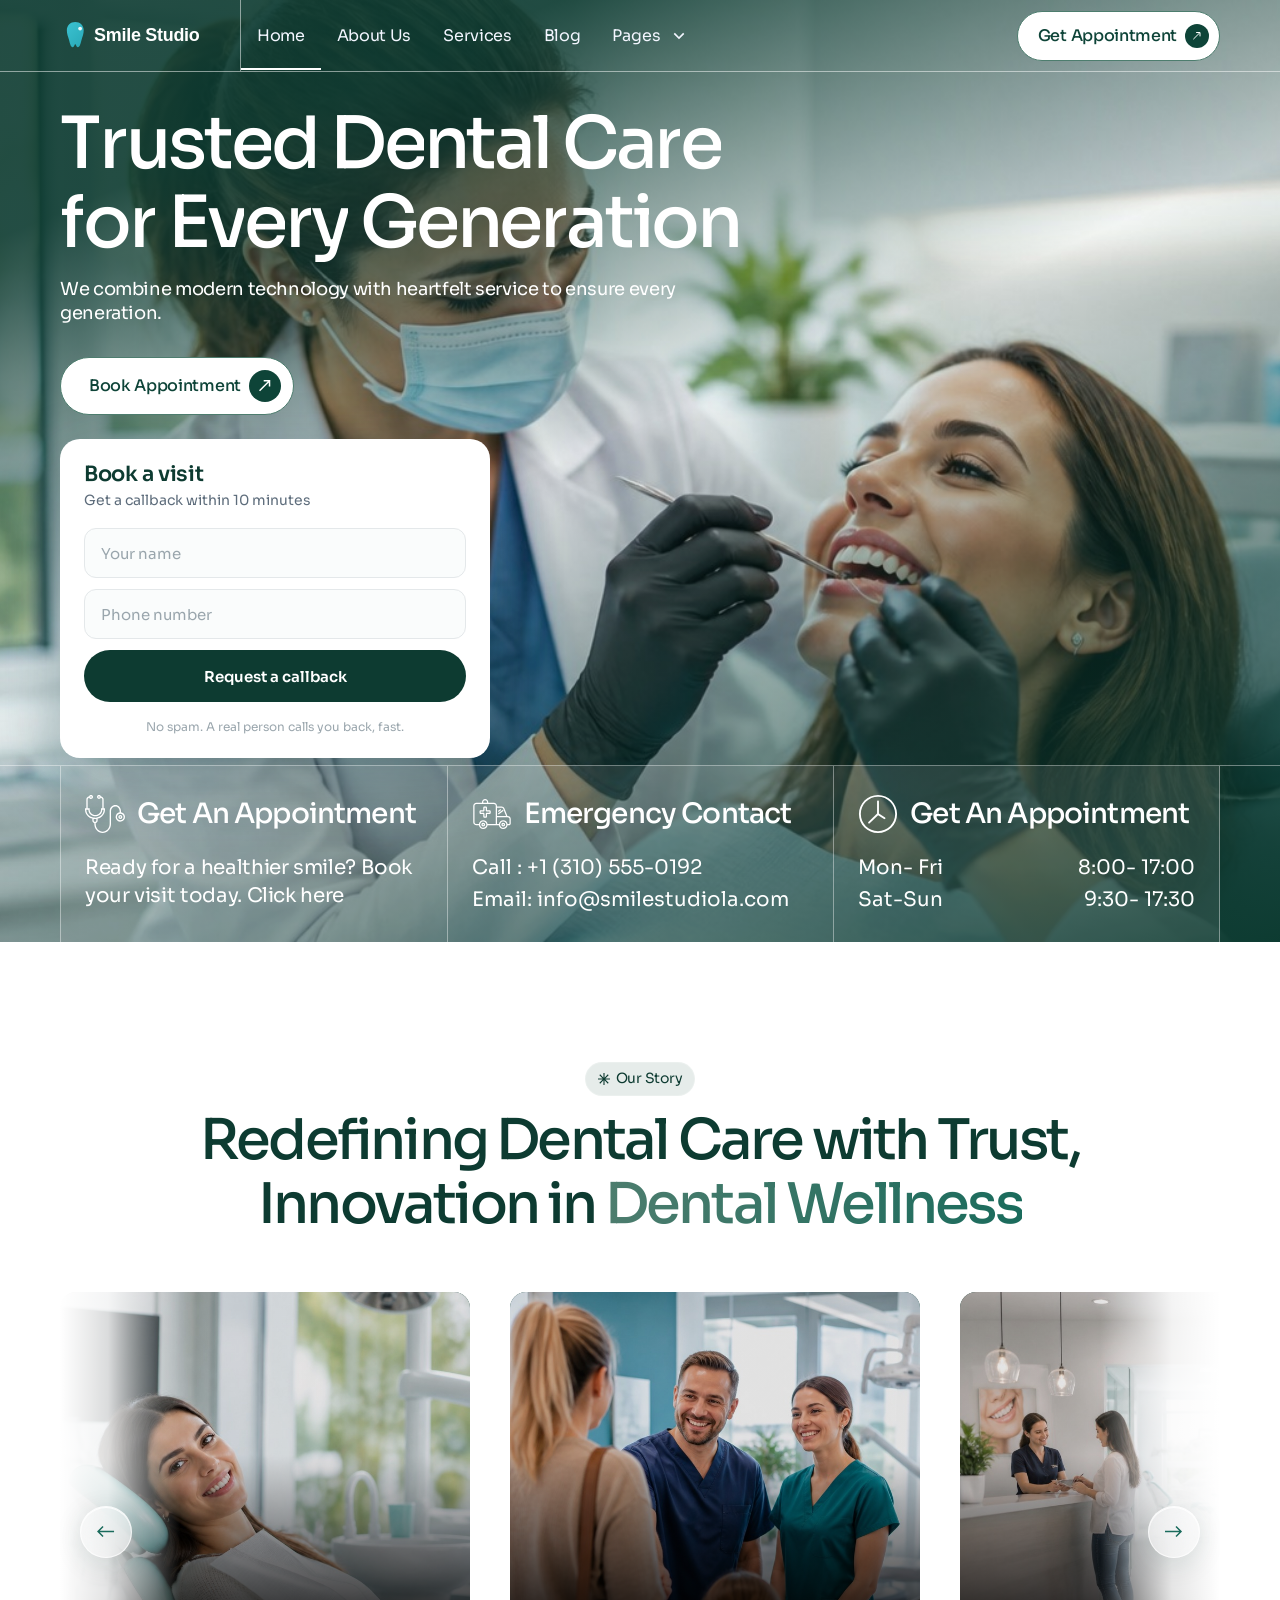
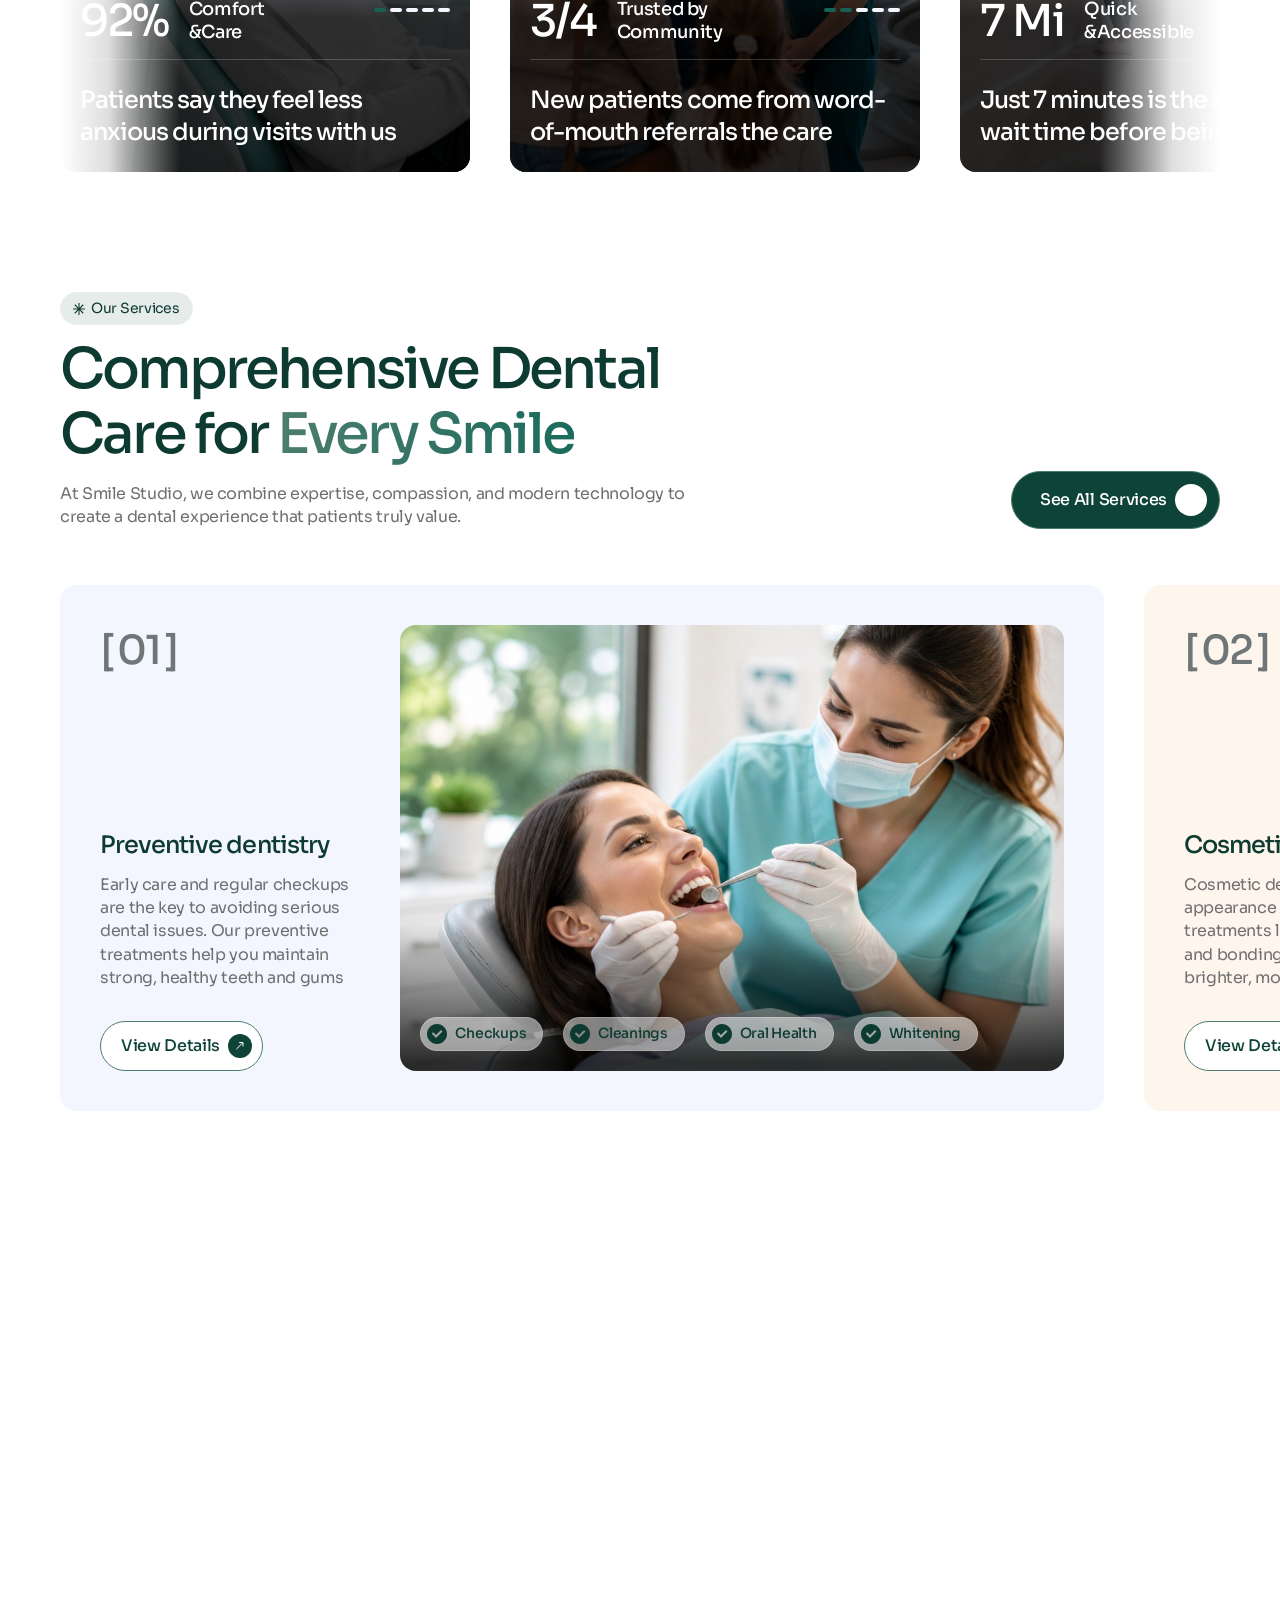
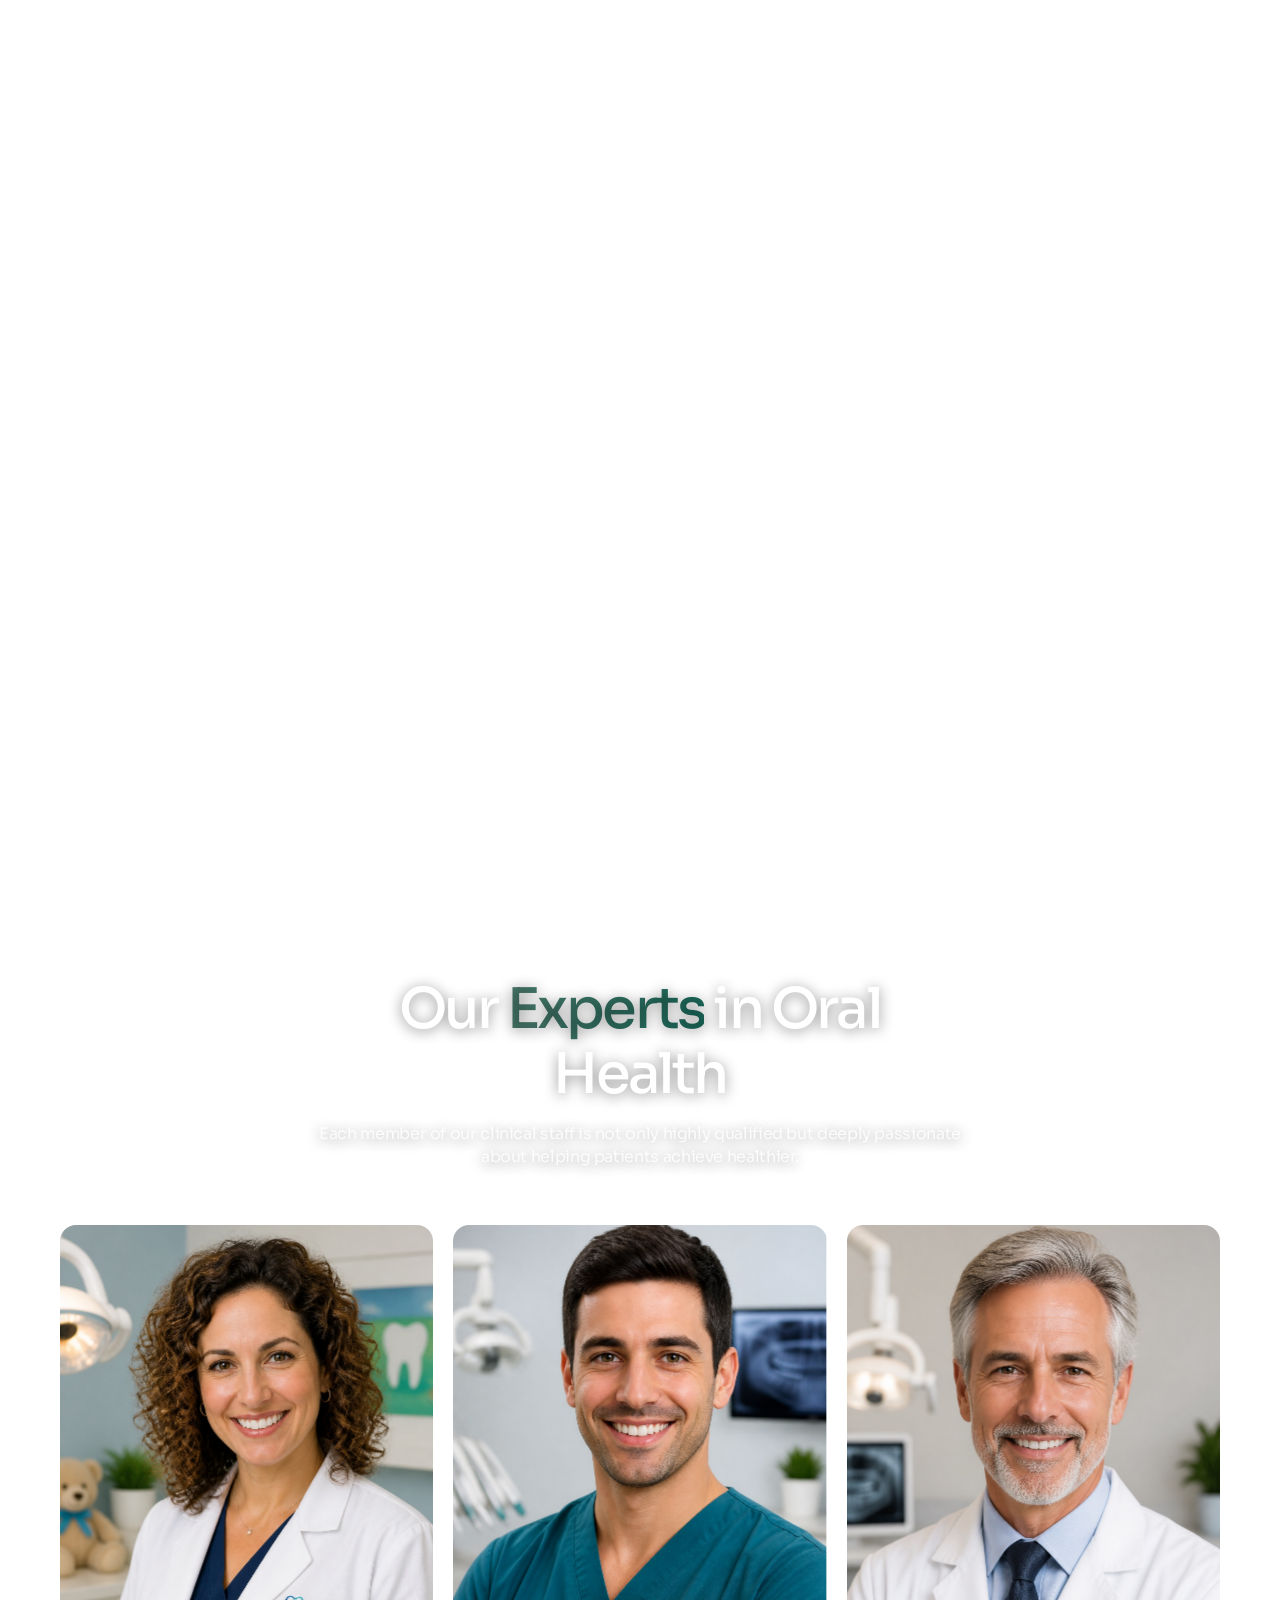
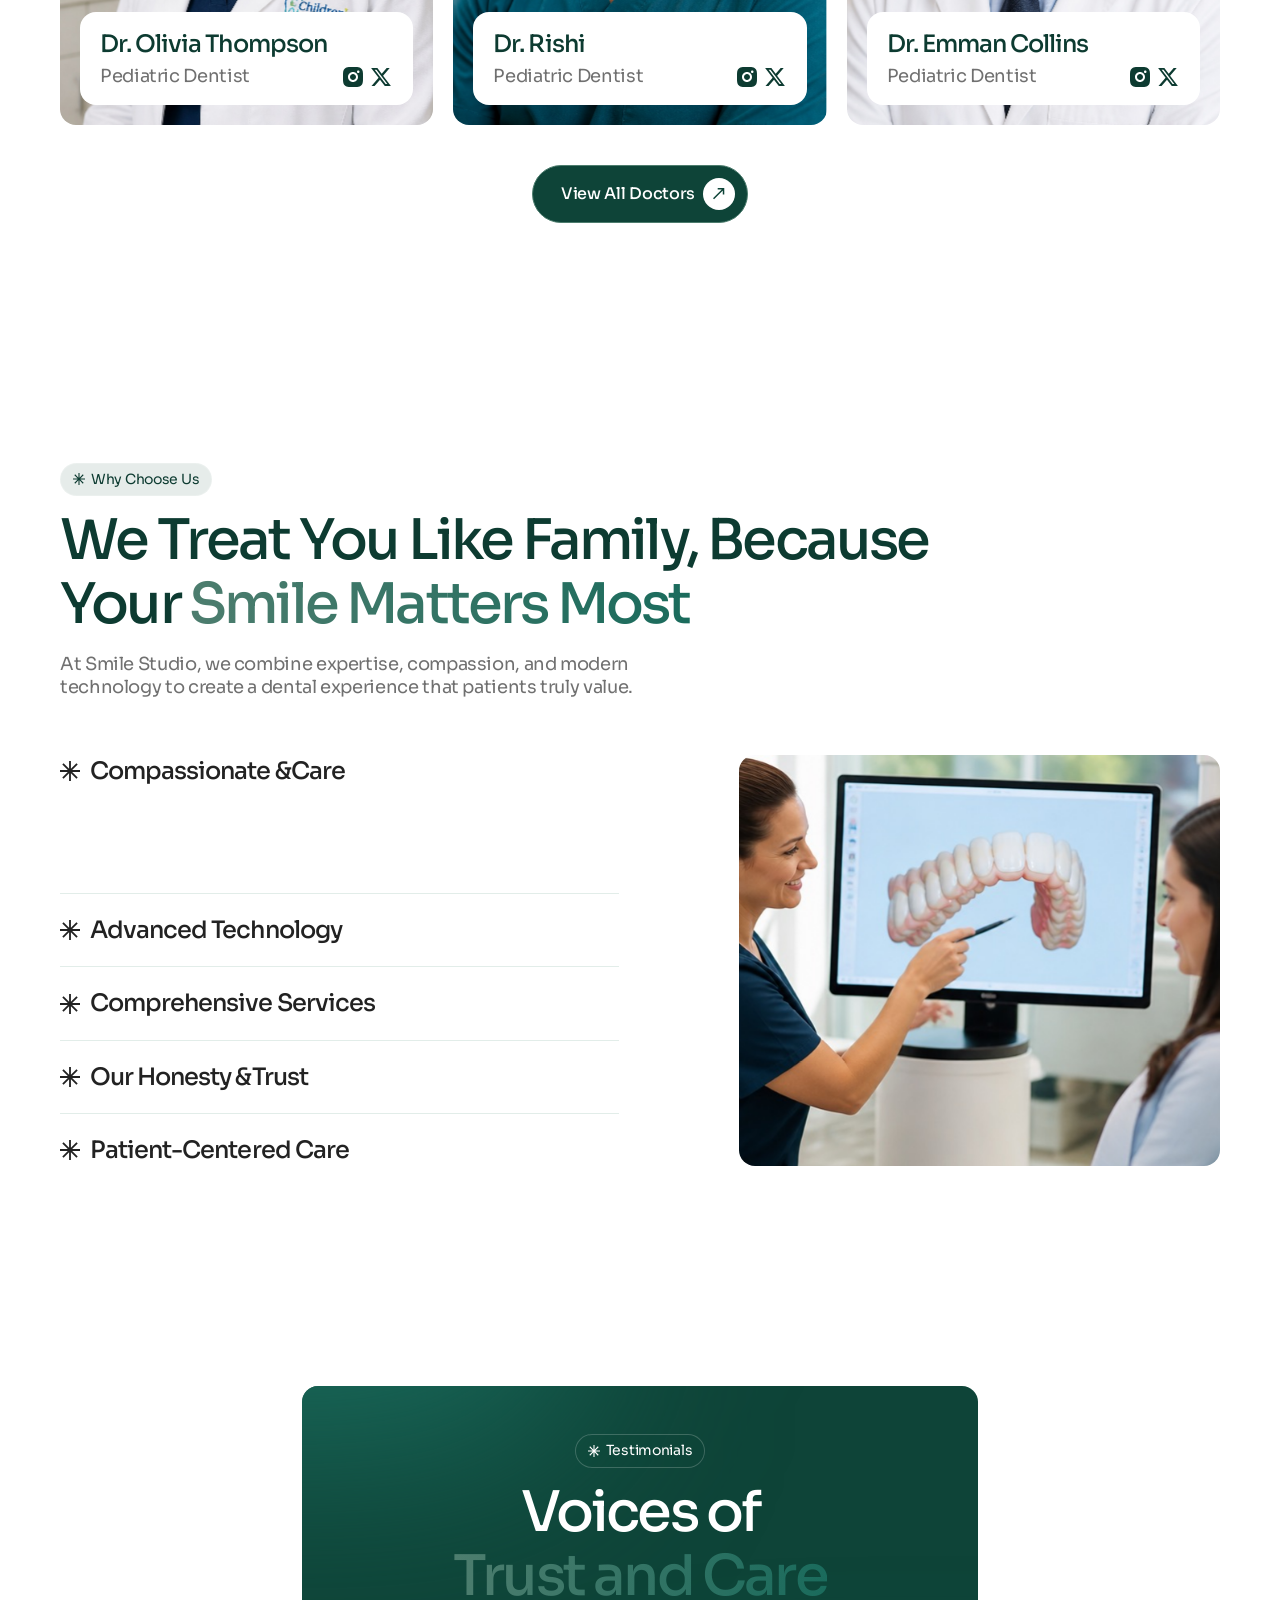
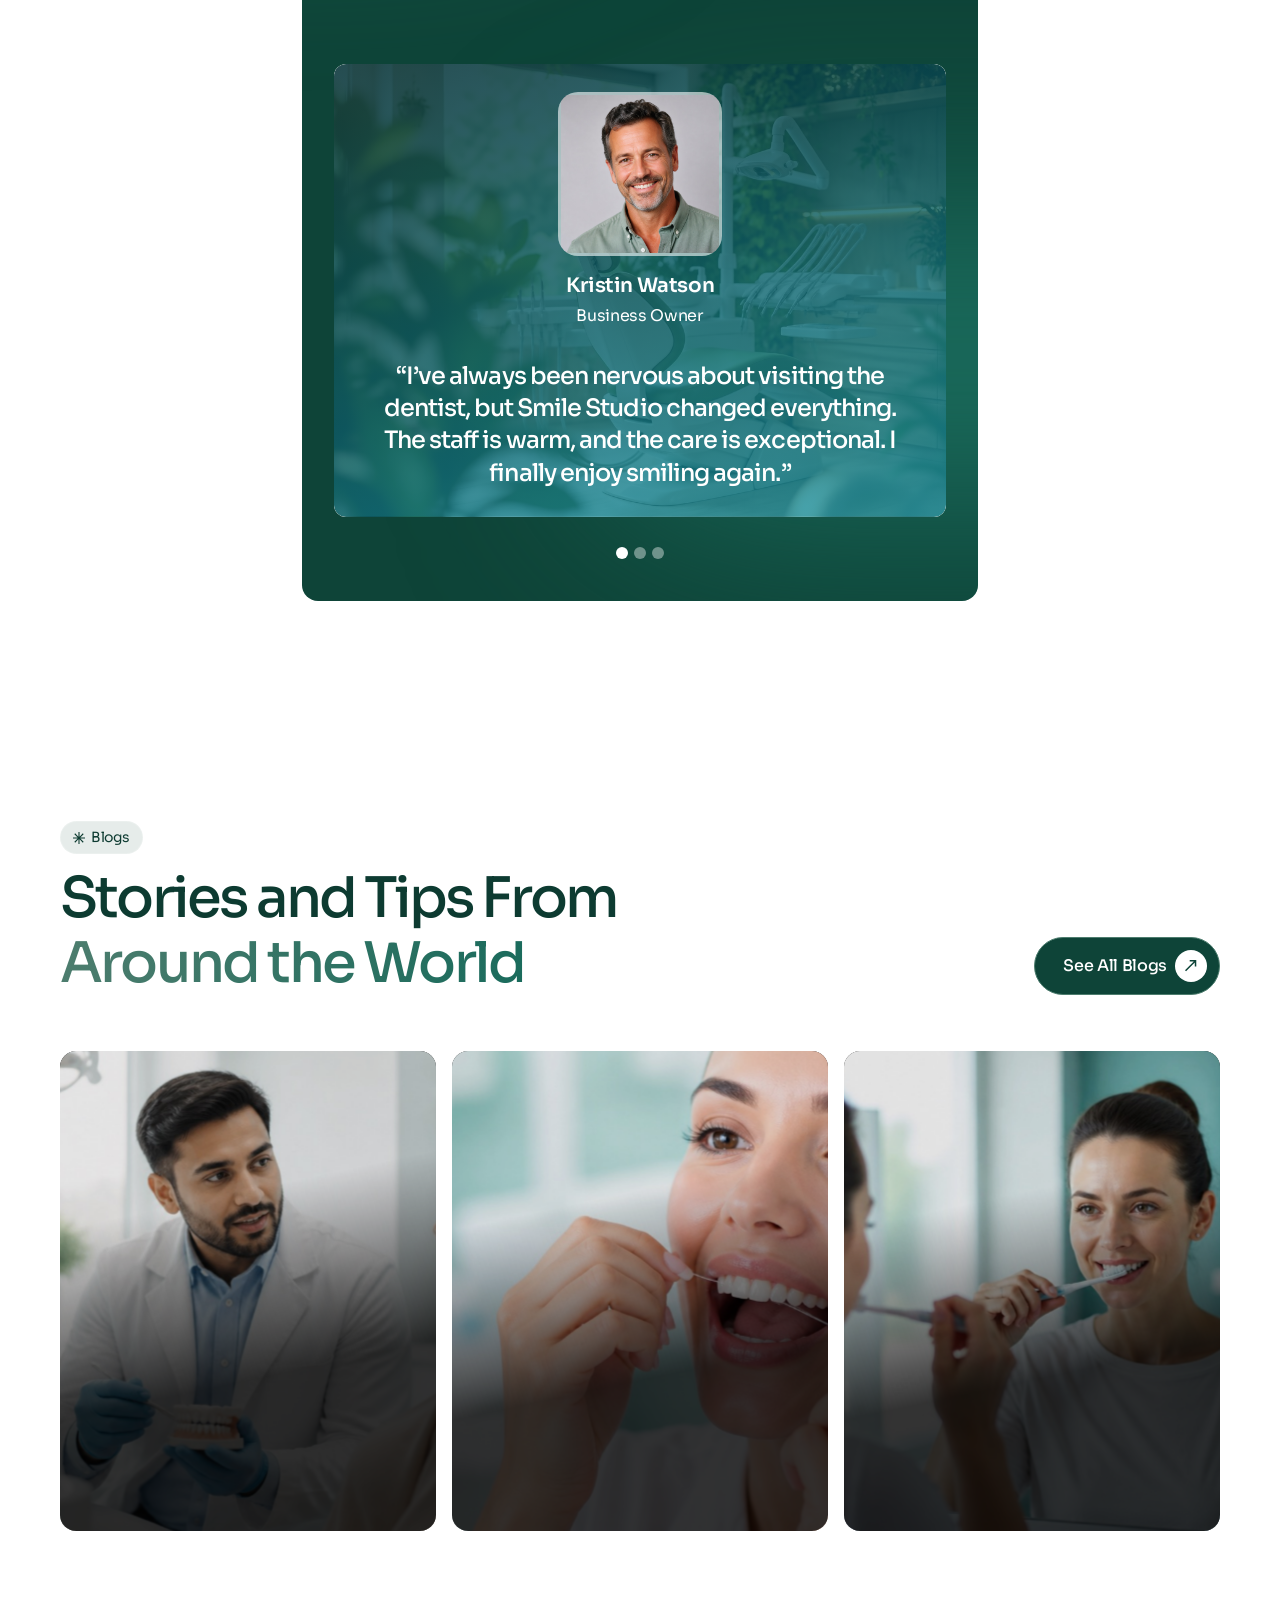
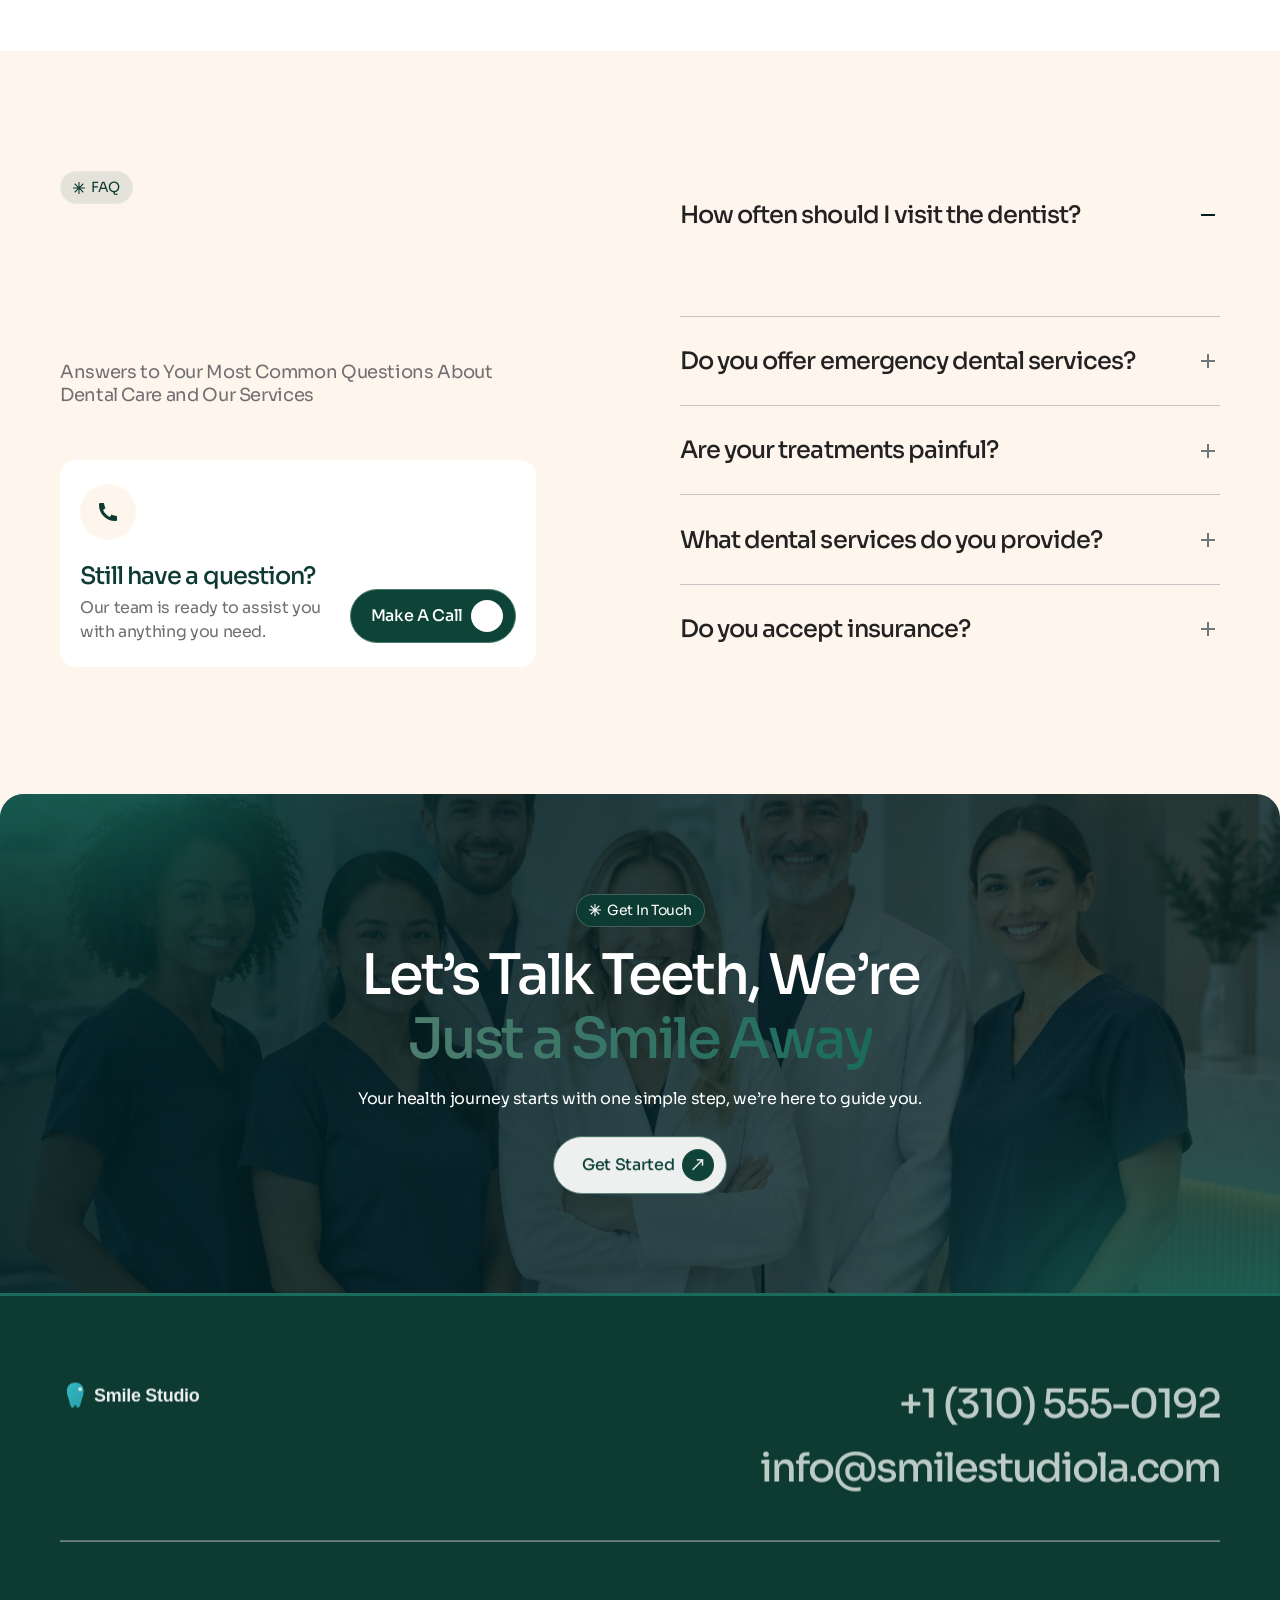
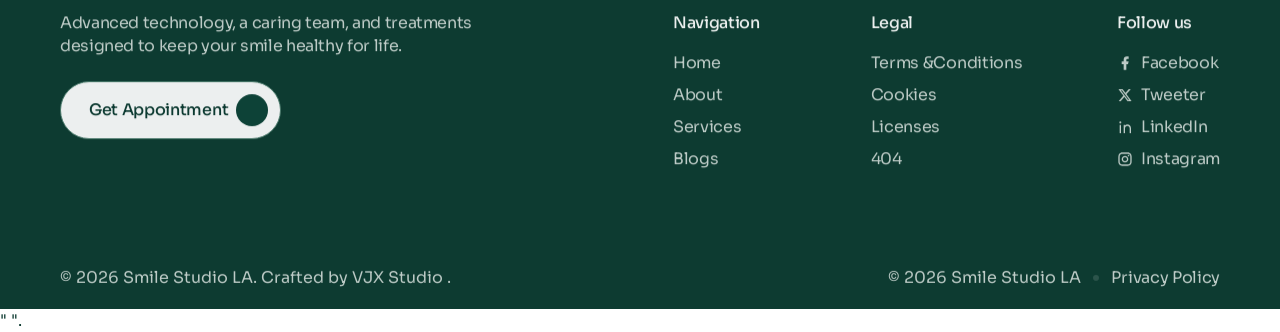
<file: index.html>
<!DOCTYPE html>
<html lang="en">
    <head>
        <meta charset="utf-8"/>
        <title>Smile Studio LA | Where Beautiful Smiles Begin</title>
        <meta content="Smile Studio LA is a modern dental clinic offering gentle, expert care , from preventive checkups and cosmetic dentistry to restorative treatments and orthodontics. Book your visit today." name="description"/>
        <meta content="Smile Studio LA | Where Beautiful Smiles Begin" property="og:title"/>
        <meta content="Smile Studio LA is a modern dental clinic offering gentle, expert care , from preventive checkups and cosmetic dentistry to restorative treatments and orthodontics. Book your visit today." property="og:description"/>
        <meta content="assets/img/gen_dentist-examining-patients-teeth-close-up_1.jpg" property="og:image"/>
        <meta content="Smile Studio LA | Where Beautiful Smiles Begin" name="twitter:title"/>
        <meta content="Smile Studio LA is a modern dental clinic offering gentle, expert care , from preventive checkups and cosmetic dentistry to restorative treatments and orthodontics. Book your visit today." name="twitter:description"/>
        <meta content="assets/img/gen_dentist-examining-patients-teeth-close-up_1.jpg" name="twitter:image"/>
        <meta property="og:type" content="website"/>
        <meta content="summary_large_image" name="twitter:card"/>
        <meta content="width=device-width, initial-scale=1" name="viewport"/>
        <link href="assets/css/smile-studio.css?v=20260614f" rel="stylesheet" type="text/css"/>
        <link href="assets/css/fonts.css" rel="stylesheet" type="text/css"/>
        <style>
            /* =====================================================
               STORY SLIDER — CONTAINED LAYOUT
               ===================================================== */

            /* 1. The wrapper holds the slider and gradient overlays.
                  Limit max-width to match main container and center it.
                  Hard-clip any bleeding cards. */
            .our-story_element {
                position: relative;
                width: 100%;
                max-width: 1160px; /* Aligns with main page container */
                margin: 0 auto;    /* Center the container */
                overflow: hidden;  /* Cut off cards past the gradient */
            }

            /* 2. Gradient fade overlays — sit inside the clipped wrapper at the edges */
            .our-story_element::before,
            .our-story_element::after {
                content: '';
                position: absolute;
                top: 0;
                bottom: 0;
                width: 120px;
                z-index: 10;
                pointer-events: none;
            }
            .our-story_element::before {
                left: 0;
                background: linear-gradient(to right,
                    #fff 0%,
                    rgba(255,255,255,0.85) 40%,
                    rgba(255,255,255,0) 100%);
            }
            .our-story_element::after {
                right: 0;
                background: linear-gradient(to left,
                    #fff 0%,
                    rgba(255,255,255,0.85) 40%,
                    rgba(255,255,255,0) 100%);
            }

            /* 3. Slider itself */
            .story_slider.w-slider {
                overflow: visible !important;
                position: relative !important;
            }

            /* 4. Remove the width:100% mask hack that broke Webflow */
            .story-slider_mask.w-slider-mask {
                overflow: visible !important; /* Let cards flow side-by-side naturally, clipping is handled by .our-story_element */
            }

            /* 5. Liquid glass arrow buttons */
            .story-slider_arrow-wrap {
                inset: auto !important;          /* reset webflow's inset:0 stretch */
                position: absolute !important;
                top: 50% !important;
                transform: translateY(-50%) !important;
                width: 52px !important;
                height: 52px !important;
                display: flex !important;
                align-items: center !important;
                justify-content: center !important;
                z-index: 20 !important;
                cursor: pointer !important;
                background: rgba(255,255,255,0.45) !important;
                border: 1px solid rgba(255,255,255,0.7) !important;
                border-radius: 50% !important;
                -webkit-backdrop-filter: blur(14px) saturate(180%) !important;
                backdrop-filter: blur(14px) saturate(180%) !important;
                box-shadow:
                    0 6px 28px rgba(13,59,49,0.12),
                    0 1px 0 rgba(255,255,255,0.85) inset !important;
                transition: background 0.25s, box-shadow 0.25s, transform 0.25s !important;
            }
            .story-slider_arrow-wrap:hover {
                background: rgba(255,255,255,0.65) !important;
                box-shadow:
                    0 10px 36px rgba(13,59,49,0.2),
                    0 1px 0 rgba(255,255,255,0.95) inset !important;
                transform: translateY(-50%) scale(1.08) !important;
            }

            /* 6. Arrow positions — inside the wrapper, sitting in the gradient zone */
            .w-slider-arrow-left.story-slider_arrow-wrap {
                left: 20px !important;
            }
            .w-slider-arrow-right.story-slider_arrow-wrap {
                right: 20px !important;
            }

            /* 7. Arrow icon colour */
            .story-slider_arrow {
                width: 18px !important;
                height: auto !important;
                color: #1a6b5c !important;
            }

            /* --- Lenis Smooth Scrolling --- */
            html.lenis, html.lenis body {
                height: auto;
            }
            .lenis.lenis-smooth {
                scroll-behavior: auto !important;
            }
            .lenis.lenis-smooth [data-lenis-prevent] {
                overscroll-behavior: contain;
            }
            .lenis.lenis-stopped {
                overflow: hidden;
            }
            .lenis.lenis-locked {
                overflow: hidden;
            }
        </style>
        <script type="text/javascript">
            !function(o, c) {
                var n = c.documentElement
                  , t = " w-mod-";
                n.className += t + "js",
                ("ontouchstart"in o || o.DocumentTouch && c instanceof DocumentTouch) && (n.className += t + "touch")
            }(window, document);
        </script>
        <link href="assets/img/favicon.svg" rel="shortcut icon" type="image/x-icon"/>
        <link href="assets/img/webclip.png" rel="apple-touch-icon"/>
        <!-- SGAP cdn -->
        <script src="assets/js/gsap.min.js"></script>
        <script src="assets/js/ScrollTrigger.min.js"></script>
    </head>

    <body>
        <div class="page-wrapper">
            <div data-collapse="medium" data-animation="default" data-duration="400" fs-scrolldisable-element="smart-nav" data-easing="ease" data-easing2="ease" role="banner" class="navbar_wrap w-nav">
                <div class="navbar_container">
                    <a href="index.html" aria-current="page" class="navbar_logo w-nav-brand w--current">
                        <img loading="eager" src="assets/img/smile-studio-logo-dark.svg" alt="Smile Studio logo" class="logo_image"/>
                    </a>
                    <div class="navbar-content_wrap">
                        <nav role="navigation" class="navbar_menu w-nav-menu">
                            <a href="index.html" aria-current="page" class="navbar_link w-inline-block w--current">
                                <div>Home</div>
                            </a>
                            <a href="about.html" class="navbar_link w-inline-block">
                                <div>About Us</div>
                            </a>
                            <a href="service.html" class="navbar_link w-inline-block">
                                <div>Services</div>
                            </a>
                            <a href="blog.html" class="navbar_link w-inline-block">
                                <div>Blog</div>
                            </a>
                            <div data-delay="200" data-hover="false" class="navbar_dropdown w-dropdown">
                                <div class="navbar-dropdown_toggle w-dropdown-toggle">
                                    <div>Pages</div>
                                    <div class="dropdown_chevron">
                                        <svg xmlns="http://www.w3.org/2000/svg" width="100%" viewBox="0 0 20 20" fill="none" vector-effect="non-scaling-stroke" preserveAspectRatio="none">
                                            <path d="M9.99991 10.9763L14.1247 6.85156L15.3032 8.03007L9.99991 13.3334L4.69666 8.03007L5.87516 6.85156L9.99991 10.9763Z" fill="currentColor"></path>
                                        </svg>
                                    </div>
                                </div>
                                <nav class="navbar-dropdown_list w-dropdown-list">
                                    <div class="navbar-dropdown_wrapper">
                                        <div class="navbar-dropdown_column">
                                            <a href="index.html" data-animation="text-flip" aria-current="page" class="navbar-dropdown_link w-inline-block w--current">
                                                <div>Home</div>
                                            </a>
                                            <a href="about.html" data-animation="text-flip" class="navbar-dropdown_link w-inline-block">
                                                <div>About </div>
                                            </a>
                                            <a href="service.html" data-animation="text-flip" class="navbar-dropdown_link w-inline-block">
                                                <div>Services</div>
                                            </a>
                                            <a href="service.html" data-animation="text-flip" class="navbar-dropdown_link w-inline-block">
                                                <div>Services Details</div>
                                            </a>
                                            <a href="about.html" data-animation="text-flip" class="navbar-dropdown_link w-inline-block">
                                                <div>Doctor Details</div>
                                            </a>
                                            <a href="https://smilestudiola.com/booking" data-animation="text-flip" class="navbar-dropdown_link w-inline-block">
                                                <div>Contact Us</div>
                                            </a>
                                        </div>
                                        <div class="navbar-dropdown_column">
                                            <a href="blog.html" data-animation="text-flip" class="navbar-dropdown_link w-inline-block">
                                                <div>Blogs</div>
                                            </a>
                                            <a href="blog.html" data-animation="text-flip" class="navbar-dropdown_link w-inline-block">
                                                <div>Blog Details</div>
                                            </a>
                                            <a href="privacy.html" data-animation="text-flip" class="navbar-dropdown_link w-inline-block">
                                                <div>Privacy Policy</div>
                                            </a>
                                            <a href="cookies.html" data-animation="text-flip" class="navbar-dropdown_link w-inline-block">
                                                <div>Cookies</div>
                                            </a>
                                            <a href="404.html" data-animation="text-flip" class="navbar-dropdown_link w-inline-block">
                                                <div>404</div>
                                            </a>
                                        </div>
                                        <div class="navbar-dropdown_column">
                                            <a href="terms.html" data-animation="text-flip" class="navbar-dropdown_link w-inline-block">
                                                <div>Terms &amp;Conditions</div>
                                            </a>
                                            <a href="index.html" data-animation="text-flip" class="navbar-dropdown_link w-inline-block">
                                                <div>Styleguide</div>
                                            </a>
                                            <a href="index.html" data-animation="text-flip" class="navbar-dropdown_link w-inline-block">
                                                <div>Instruction</div>
                                            </a>
                                            
                                        </div>
                                    </div>
                                    <div class="navbar-dropdown_bottom">
                                        <p class="dropdown-info_text">
                                            &copy; 2026 Smile Studio LA
                                        </p>
                                        <div class="navbar-dropdown_social">
                                            <a aria-label="social-icon" href="https://www.facebook.com" target="_blank" class="dropdown-social_icon-item w-inline-block">
                                                <svg xmlns="http://www.w3.org/2000/svg" width="100%" viewBox="0 0 16 24" fill="none" class="social_icon is-facebook">
                                                    <path d="M12.2558 5.33333H8.92242C8.30875 5.33333 7.81131 5.8308 7.81131 6.44444V9.77778H12.2558C12.3821 9.77498 12.502 9.83378 12.5771 9.93544C12.6522 10.0371 12.6733 10.1689 12.6335 10.2889L11.8113 12.7333C11.7355 12.9577 11.5259 13.1093 11.2891 13.1111H7.81131V21.4444C7.81131 21.7512 7.56253 22 7.25575 22H4.47798C4.17116 22 3.92242 21.7512 3.92242 21.4444V13.1111H2.25575C1.94893 13.1111 1.7002 12.8623 1.7002 12.5556V10.3333C1.7002 10.0266 1.94893 9.77778 2.25575 9.77778H3.92242V6.44444C3.92242 3.98984 5.9123 2 8.36687 2H12.2558C12.5625 2 12.8113 2.24873 12.8113 2.55556V4.77778C12.8113 5.0846 12.5625 5.33333 12.2558 5.33333Z" fill="currentColor"></path>
                                                </svg>
                                            </a>
                                            <a aria-label="social-icon" href="https://www.instagram.com" target="_blank" class="dropdown-social_icon-item w-inline-block">
                                                <svg xmlns="http://www.w3.org/2000/svg" width="100%" viewBox="0 0 26 24" fill="none">
                                                    <path fill-rule="evenodd" clip-rule="evenodd" d="M17.8194 2H8.93056C5.86231 2 3.375 4.48731 3.375 7.55556V16.4444C3.375 19.5127 5.86231 22 8.93056 22H17.8194C20.8876 22 23.375 19.5127 23.375 16.4444V7.55556C23.375 4.48731 20.8876 2 17.8194 2ZM21.4305 16.4444C21.4244 18.4362 19.8112 20.0494 17.8194 20.0556H8.93056C6.93873 20.0494 5.32555 18.4362 5.31945 16.4444V7.55556C5.32555 5.56372 6.93873 3.95054 8.93056 3.94444H17.8194C19.8112 3.95054 21.4244 5.56372 21.4305 7.55556V16.4444ZM18.6527 7.83333C19.2664 7.83333 19.7638 7.33587 19.7638 6.72222C19.7638 6.10858 19.2664 5.61111 18.6527 5.61111C18.0391 5.61111 17.5416 6.10858 17.5416 6.72222C17.5416 7.33587 18.0391 7.83333 18.6527 7.83333ZM13.375 7C10.6136 7 8.375 9.23858 8.375 12C8.375 14.7614 10.6136 17 13.375 17C16.1364 17 18.375 14.7614 18.375 12C18.378 10.673 17.8521 9.39952 16.9137 8.4612C15.9754 7.52288 14.702 6.99704 13.375 7ZM10.3194 12C10.3194 13.6876 11.6874 15.0556 13.375 15.0556C15.0625 15.0556 16.4305 13.6876 16.4305 12C16.4305 10.3124 15.0625 8.94444 13.375 8.94444C11.6874 8.94444 10.3194 10.3124 10.3194 12Z" fill="currentColor"></path>
                                                </svg>
                                            </a>
                                            <a aria-label="social-icon" href="https://www.twitter.com" target="_blank" class="dropdown-social_icon-item w-inline-block">
                                                <svg xmlns="http://www.w3.org/2000/svg" width="100%" viewBox="0 0 31 24" fill="none">
                                                    <path d="M26.3412 4.89857C25.7342 5.7084 25.0003 6.41482 24.168 6.99055C24.168 7.20209 24.168 7.41363 24.168 7.63694C24.1747 11.4786 22.6402 15.1622 19.9085 17.8621C17.1767 20.562 13.4764 22.0522 9.63693 21.9986C7.41724 22.0061 5.22597 21.4993 3.23479 20.5178C3.12742 20.4709 3.05817 20.3647 3.05858 20.2475V20.1182C3.05858 19.9494 3.19533 19.8127 3.36401 19.8127C5.54591 19.7407 7.64996 18.9842 9.37849 17.6502C7.40357 17.6104 5.62665 16.4404 4.80889 14.6415C4.76759 14.5433 4.78044 14.4305 4.84283 14.3441C4.90521 14.2577 5.0081 14.2101 5.11431 14.2185C5.71453 14.2787 6.32076 14.2229 6.89987 14.0539C4.71972 13.6013 3.08157 11.7914 2.84713 9.5761C2.8388 9.46982 2.88642 9.36694 2.9728 9.30446C3.05917 9.24211 3.17181 9.22917 3.27003 9.2706C3.85508 9.52877 4.48665 9.66472 5.12606 9.67008C3.21573 8.4163 2.39059 6.03145 3.11731 3.86435C3.19233 3.65377 3.37256 3.4982 3.59176 3.45483C3.81095 3.41144 4.03681 3.48665 4.1863 3.6528C6.76417 6.39642 10.3062 8.03133 14.0655 8.21281C13.9693 7.82858 13.922 7.43369 13.9246 7.03755C13.9598 4.96043 15.245 3.11008 17.1786 2.35277C19.112 1.59548 21.3113 2.08109 22.7467 3.58228C23.725 3.39589 24.6709 3.06726 25.5542 2.60681C25.6189 2.56642 25.7009 2.56642 25.7657 2.60681C25.806 2.67155 25.806 2.75362 25.7657 2.81836C25.3378 3.79807 24.6151 4.61977 23.6982 5.16888C24.5011 5.07577 25.2898 4.88637 26.0476 4.60477C26.1114 4.56134 26.1952 4.56134 26.259 4.60477C26.3125 4.62921 26.3525 4.67597 26.3683 4.73258C26.3841 4.7892 26.3742 4.84992 26.3412 4.89857Z" fill="currentColor"></path>
                                                </svg>
                                            </a>
                                        </div>
                                    </div>
                                </nav>
                            </div>
                        </nav>
                        <div class="navbar-button_wrapper">
                            <div class="navbar_button hide-mobile">
                                <div class="button-container">
                                    <a data-wf--button-primary--variant="light-small" href="https://smilestudiola.com/booking" class="button_primary w-variant-fb89ee7f-8db1-8e54-55c6-075f0151c951 w-inline-block">
                                        <div class="button_inner">
                                            <div class="button-text_wrap">
                                                <div class="button_text">Get Appointment</div>
                                            </div>
                                            <div class="button-icon_group w-variant-fb89ee7f-8db1-8e54-55c6-075f0151c951">
                                                <div class="button-icon_wrap w-variant-fb89ee7f-8db1-8e54-55c6-075f0151c951">
                                                    <svg xmlns="http://www.w3.org/2000/svg" width="100%" viewBox="0 0 12 12" fill="none" vector-effect="non-scaling-stroke" preserveAspectRatio="none">
                                                        <path d="M4.70139 0.75L10.5303 0.750201L10.5303 6.55165M0.530334 10.75L10.2896 0.990932" stroke="currentColor" stroke-width="1.5"></path>
                                                    </svg>
                                                </div>
                                                <div class="button-icon_wrap w-variant-fb89ee7f-8db1-8e54-55c6-075f0151c951 is-hover">
                                                    <svg xmlns="http://www.w3.org/2000/svg" width="100%" viewBox="0 0 12 12" fill="none" vector-effect="non-scaling-stroke" preserveAspectRatio="none">
                                                        <path d="M4.70139 0.75L10.5303 0.750201L10.5303 6.55165M0.530334 10.75L10.2896 0.990932" stroke="currentColor" stroke-width="1.5"></path>
                                                    </svg>
                                                </div>
                                            </div>
                                        </div>
                                    </a>
                                </div>


                            </div>
                            <div class="navbar-toggler-button w-nav-button">
                                <div class="navbar-toggle_icon">
                                    <div class="navbar-toggler_bar_top"></div>
                                    <div class="navbar-toggler_bar-middle">
                                        <div class="navbar-toggler_bar-middle_inner"></div>
                                    </div>
                                    <div class="navbar_toggler-bar-bottom"></div>
                                </div>
                            </div>
                        </div>
                    </div>
                </div>
            </div>
            <main class="main-wrapper">
                <header class="section_hero is-home-hero">
                    <div class="section-padding padding-home-hero">
                        <div class="container">
                            <div class="section_component">
                                <div class="home-hero_content">
                                    <div class="margin-bottom margin-16px">
                                        <h1 hero-text-split="" data-wf-target="[[[&quot;6989a716ebe888bb965ec33c&quot;,&quot;15f4ab3a-4cb8-bb3e-3e46-bdbd57d995b3&quot;],[]]]" data-w-id="15f4ab3a-4cb8-bb3e-3e46-bdbd57d995b3" style="-webkit-transform:translate3d(0, 25%, 0) scale3d(1, 1, 1) rotateX(0) rotateY(0) rotateZ(0) skew(0, 0);-moz-transform:translate3d(0, 25%, 0) scale3d(1, 1, 1) rotateX(0) rotateY(0) rotateZ(0) skew(0, 0);-ms-transform:translate3d(0, 25%, 0) scale3d(1, 1, 1) rotateX(0) rotateY(0) rotateZ(0) skew(0, 0);transform:translate3d(0, 25%, 0) scale3d(1, 1, 1) rotateX(0) rotateY(0) rotateZ(0) skew(0, 0);opacity:0" class="hero-text-split">Trusted Dental Care for Every Generation</h1>
                                    </div>
                                    <div class="margin-bottom margin-32px">
                                        <p data-w-id="59cae1c0-9ae0-0825-f9e9-7645d908b0e0" style="opacity:0" class="home-hero_para">We combine modern technology with heartfelt service to ensure every generation.</p>
                                    </div>
                                    <div data-w-id="123dbd0a-737f-01ae-eb77-4a2f18726493" style="opacity:0" class="button-container">
                                        <a data-wf--button-primary--variant="light" href="https://smilestudiola.com/booking" class="button_primary w-variant-62db4792-8717-dbe8-e811-0d36eb02f9ec w-inline-block">
                                            <div class="button_inner">
                                                <div class="button-text_wrap">
                                                    <div class="button_text">Book Appointment</div>
                                                </div>
                                                <div class="button-icon_group w-variant-62db4792-8717-dbe8-e811-0d36eb02f9ec">
                                                    <div class="button-icon_wrap">
                                                        <svg xmlns="http://www.w3.org/2000/svg" width="100%" viewBox="0 0 12 12" fill="none" vector-effect="non-scaling-stroke" preserveAspectRatio="none">
                                                            <path d="M4.70139 0.75L10.5303 0.750201L10.5303 6.55165M0.530334 10.75L10.2896 0.990932" stroke="currentColor" stroke-width="1.5"></path>
                                                        </svg>
                                                    </div>
                                                    <div class="button-icon_wrap is-hover">
                                                        <svg xmlns="http://www.w3.org/2000/svg" width="100%" viewBox="0 0 12 12" fill="none" vector-effect="non-scaling-stroke" preserveAspectRatio="none">
                                                            <path d="M4.70139 0.75L10.5303 0.750201L10.5303 6.55165M0.530334 10.75L10.2896 0.990932" stroke="currentColor" stroke-width="1.5"></path>
                                                        </svg>
                                                    </div>
                                                </div>
                                            </div>
                                        </a>
                                    </div>
                                    <div class="lead-form_card">
                                        <div class="lead-form_head">
                                            <div class="lead-form_title">Book a visit</div>
                                            <div class="lead-form_sub">Get a callback within 10 minutes</div>
                                        </div>
                                        <form class="lead-form" onsubmit="return leadSubmit(event)">
                                            <input class="lead-form_input" type="text" name="name" placeholder="Your name" required="">
                                            <input class="lead-form_input" type="tel" name="phone" placeholder="Phone number" required="">
                                            <button class="lead-form_btn" type="submit">Request a callback</button>
                                            <div class="lead-form_note">No spam. A real person calls you back, fast.</div>
                                        </form>
                                        <div class="lead-form_success" style="display:none">
                                            <div class="lead-form_title">Thanks! You're all set.</div>
                                            <div class="lead-form_sub">Our team will call you within 10 minutes.</div>
                                        </div>
                                    </div>
                                </div>
                            </div>
                        </div>
                    </div>
                    <div data-w-id="4a010508-9584-456a-0d04-e7cbb6c6bb4f" style="-webkit-transform:translate3d(0, 25%, 0) scale3d(1, 1, 1) rotateX(0) rotateY(0) rotateZ(0) skew(0, 0);-moz-transform:translate3d(0, 25%, 0) scale3d(1, 1, 1) rotateX(0) rotateY(0) rotateZ(0) skew(0, 0);-ms-transform:translate3d(0, 25%, 0) scale3d(1, 1, 1) rotateX(0) rotateY(0) rotateZ(0) skew(0, 0);transform:translate3d(0, 25%, 0) scale3d(1, 1, 1) rotateX(0) rotateY(0) rotateZ(0) skew(0, 0);opacity:0" class="our-info_wrap">
                        <div class="section-padding">
                            <div class="container">
                                <div class="section_component">
                                    <div class="our-info_list">
                                        <div class="our-info_item">
                                            <div class="our-info_item-header">
                                                <div class="our-info_icon">
                                                    <svg xmlns="http://www.w3.org/2000/svg" width="100%" viewBox="0 0 40 40" fill="none" vector-effect="non-scaling-stroke" preserveAspectRatio="none">
                                                        <g clip-path="url(#clip0_372_1447)">
                                                            <path d="M39.9516 22.2981C39.656 20.2503 38.0473 18.6416 35.9995 18.346V17.134C35.9995 13.79 33.4575 11.0674 30.3329 11.0674C27.2983 11.0674 24.7576 13.7074 24.6663 16.9527H24.705L24.6663 16.9593V30.0971C24.6663 34.2971 21.5264 37.7077 17.6664 37.7077C13.8065 37.7077 10.6665 34.2924 10.6665 30.0971V28.9592C11.6332 28.9592 12.6665 28.2585 12.6665 26.2925V24.6159C16.9451 23.5219 19.9997 19.848 19.9997 15.6827V14.2927H18.6664L18.6384 5.61616C18.6287 4.0101 17.4762 2.63879 15.8958 2.35288C15.5549 1.30848 14.4318 0.73815 13.3873 1.07915C12.3429 1.42006 11.7726 2.54312 12.1136 3.58761C12.4545 4.63201 13.5776 5.20234 14.622 4.86134C15.1813 4.67876 15.631 4.25802 15.8504 3.71219C16.7045 3.95519 17.2962 4.73218 17.3031 5.62016L17.3331 14.2927H15.9998V15.702C15.9466 18.0209 14.392 20.036 12.1625 20.6759C10.9696 21.0544 9.68878 21.0544 8.49588 20.6759C6.26899 20.0339 4.71785 18.0191 4.6666 15.702V14.2927H2.66663V5.62616C2.67046 4.72509 3.27645 3.93777 4.14661 3.70352C4.55235 4.73643 5.71858 5.24475 6.75148 4.83901C7.78439 4.43326 8.29271 3.26695 7.88697 2.23413C7.48122 1.20131 6.31491 0.692901 5.28209 1.09864C4.72243 1.31856 4.2906 1.77747 4.10527 2.34954C2.50755 2.62254 1.33773 4.00527 1.33331 5.62616V14.2927H0V15.6793C0 19.8493 3.05662 23.5246 7.33323 24.6159V26.2925C7.33323 28.2585 8.36654 28.9592 9.3332 28.9592V30.0971C9.3332 35.0304 13.0711 39.041 17.6664 39.041C22.2617 39.041 25.9996 35.0257 25.9996 30.0971V16.9913C26.0663 14.4614 28.0116 12.4027 30.3329 12.4027C32.7222 12.4027 34.6662 14.5254 34.6662 17.136V18.346C32.1153 18.7141 30.3459 21.0805 30.7141 23.6314C31.0822 26.1823 33.4486 27.9517 35.9995 27.5835C38.5504 27.2153 40.3197 24.8489 39.9516 22.2981ZM13.9998 3.62619C13.6316 3.62619 13.3331 3.3277 13.3331 2.95953C13.3331 2.59137 13.6316 2.29288 13.9998 2.29288C14.368 2.29288 14.6665 2.59137 14.6665 2.95953C14.6665 3.3277 14.368 3.62619 13.9998 3.62619ZM5.99991 2.29288C6.36807 2.29288 6.66657 2.59137 6.66657 2.95953C6.66657 3.3277 6.36807 3.62619 5.99991 3.62619C5.63175 3.62619 5.33326 3.3277 5.33326 2.95953C5.33326 2.59137 5.63175 2.29288 5.99991 2.29288ZM1.33331 15.6793V15.626H3.33328V15.702C3.38328 18.5996 5.31101 21.1283 8.09188 21.9439C9.54911 22.4053 11.1133 22.4053 12.5705 21.9439C15.3527 21.1294 17.2822 18.6006 17.3331 15.702V15.626H18.6664V15.6793C18.6664 19.388 15.8078 22.6512 11.8665 23.4406C10.941 23.6259 9.99302 23.6724 9.05387 23.5786C8.74471 23.5486 8.43738 23.5021 8.13321 23.4392C4.19194 22.6512 1.33331 19.388 1.33331 15.6793ZM9.3332 27.6258C8.73321 27.6258 8.66654 26.6925 8.66654 26.2925V24.8779C8.71987 24.8845 8.77454 24.8872 8.82854 24.8925C8.8952 24.8999 8.96187 24.9052 9.02854 24.9112C9.34386 24.9392 9.66186 24.9579 9.98252 24.9585H10.0159C10.3358 24.9585 10.6532 24.9392 10.9665 24.9112C11.0332 24.9052 11.1038 24.8999 11.1725 24.8925C11.2252 24.8865 11.2798 24.8845 11.3325 24.8779V26.2925C11.3325 26.6925 11.2658 27.6258 10.6658 27.6258H9.3332ZM35.3328 26.2925C33.4919 26.2925 31.9995 24.8001 31.9995 22.9592C31.9995 21.1184 33.4919 19.626 35.3328 19.626C37.1737 19.626 38.6661 21.1184 38.6661 22.9592C38.6639 24.7993 37.1728 26.2904 35.3328 26.2925Z" fill="currentColor"></path>
                                                            <path d="M35.3329 20.959C34.2283 20.959 33.3329 21.8544 33.3329 22.959C33.3329 24.0635 34.2283 24.9589 35.3329 24.9589C36.4374 24.9589 37.3328 24.0635 37.3328 22.959C37.3328 21.8544 36.4374 20.959 35.3329 20.959ZM35.3329 23.6256C34.9647 23.6256 34.6662 23.3271 34.6662 22.959C34.6662 22.5908 34.9647 22.2923 35.3329 22.2923C35.701 22.2923 35.9995 22.5908 35.9995 22.959C35.9995 23.3271 35.701 23.6256 35.3329 23.6256Z" fill="currentColor"></path>
                                                        </g>
                                                        <defs>
                                                            <clippath id="clip0_372_1447">
                                                                <rect width="40" height="40" fill="currentColor"></rect>
                                                            </clippath>
                                                        </defs>
                                                    </svg>
                                                </div>
                                                <h2 class="our-info_title">Get An Appointment</h2>
                                            </div>
                                            <div class="our-info_item-body">
                                                <p class="our-info_item-para is-light">Ready for a healthier smile? Book your visit today. Click here</p>
                                            </div>
                                        </div>
                                        <div class="our-info_item">
                                            <div class="our-info_item-header">
                                                <div class="our-info_icon">
                                                    <svg xmlns="http://www.w3.org/2000/svg" width="100%" viewBox="0 0 40 40" fill="none" vector-effect="non-scaling-stroke" preserveAspectRatio="none">
                                                        <path d="M35.625 21.875H35.4231L32.4594 14.465C32.2292 13.8837 31.8292 13.3854 31.3116 13.0348C30.7939 12.6843 30.1827 12.4979 29.5575 12.5H25V11.875C24.999 11.0465 24.6694 10.2522 24.0836 9.66639C23.4978 9.08055 22.7035 8.75099 21.875 8.75H16.25V8.125C16.25 7.2962 15.9208 6.50134 15.3347 5.91529C14.7487 5.32924 13.9538 5 13.125 5C12.2962 5 11.5013 5.32924 10.9153 5.91529C10.3292 6.50134 10 7.2962 10 8.125V8.75H4.375C3.5465 8.75099 2.75222 9.08055 2.16639 9.66639C1.58055 10.2522 1.25099 11.0465 1.25 11.875V28.125C1.25099 28.9535 1.58055 29.7478 2.16639 30.3336C2.75222 30.9194 3.5465 31.249 4.375 31.25H6.925C7.07444 32.2905 7.594 33.2423 8.3884 33.9308C9.18281 34.6193 10.1988 34.9982 11.25 34.9982C12.3012 34.9982 13.3172 34.6193 14.1116 33.9308C14.906 33.2423 15.4256 32.2905 15.575 31.25H26.925C27.0744 32.2905 27.594 33.2423 28.3884 33.9308C29.1828 34.6193 30.1988 34.9982 31.25 34.9982C32.3012 34.9982 33.3172 34.6193 34.1116 33.9308C34.906 33.2423 35.4256 32.2905 35.575 31.25H36.875C37.3723 31.25 37.8492 31.0525 38.2008 30.7008C38.5525 30.3492 38.75 29.8723 38.75 29.375V25C38.749 24.1715 38.4194 23.3772 37.8336 22.7914C37.2478 22.2056 36.4535 21.876 35.625 21.875ZM29.5575 13.75C29.9325 13.7487 30.2992 13.8605 30.6097 14.0708C30.9202 14.281 31.1601 14.58 31.2981 14.9288L34.0769 21.875H25V13.75H29.5575ZM11.25 8.125C11.25 7.62772 11.4475 7.15081 11.7992 6.79917C12.1508 6.44754 12.6277 6.25 13.125 6.25C13.6223 6.25 14.0992 6.44754 14.4508 6.79917C14.8025 7.15081 15 7.62772 15 8.125V8.75H11.25V8.125ZM11.25 33.75C10.6319 33.75 10.0277 33.5667 9.51384 33.2233C8.99994 32.88 8.5994 32.3919 8.36288 31.8209C8.12635 31.2499 8.06447 30.6215 8.18505 30.0153C8.30562 29.4092 8.60325 28.8523 9.04029 28.4153C9.47733 27.9783 10.0342 27.6806 10.6403 27.56C11.2465 27.4395 11.8749 27.5014 12.4459 27.7379C13.0169 27.9744 13.505 28.3749 13.8483 28.8888C14.1917 29.4027 14.375 30.0069 14.375 30.625C14.374 31.4535 14.0444 32.2478 13.4586 32.8336C12.8728 33.4194 12.0785 33.749 11.25 33.75ZM23.75 30H15.575C15.4256 28.9595 14.906 28.0077 14.1116 27.3192C13.3172 26.6307 12.3012 26.2518 11.25 26.2518C10.1988 26.2518 9.18281 26.6307 8.3884 27.3192C7.594 28.0077 7.07444 28.9595 6.925 30H4.375C3.87772 30 3.40081 29.8025 3.04917 29.4508C2.69754 29.0992 2.5 28.6223 2.5 28.125V11.875C2.5 11.3777 2.69754 10.9008 3.04917 10.5492C3.40081 10.1975 3.87772 10 4.375 10H21.875C22.3723 10 22.8492 10.1975 23.2008 10.5492C23.5525 10.9008 23.75 11.3777 23.75 11.875V30ZM31.25 33.75C30.6319 33.75 30.0277 33.5667 29.5138 33.2233C28.9999 32.88 28.5994 32.3919 28.3629 31.8209C28.1264 31.2499 28.0645 30.6215 28.185 30.0153C28.3056 29.4092 28.6033 28.8523 29.0403 28.4153C29.4773 27.9783 30.0342 27.6806 30.6403 27.56C31.2465 27.4395 31.8749 27.5014 32.4459 27.7379C33.0169 27.9744 33.505 28.3749 33.8483 28.8888C34.1917 29.4027 34.375 30.0069 34.375 30.625C34.374 31.4535 34.0444 32.2478 33.4586 32.8336C32.8728 33.4194 32.0785 33.749 31.25 33.75ZM37.5 29.375C37.5 29.5408 37.4342 29.6997 37.3169 29.8169C37.1997 29.9342 37.0408 30 36.875 30H35.575C35.4256 28.9595 34.906 28.0077 34.1116 27.3192C33.3172 26.6307 32.3012 26.2518 31.25 26.2518C30.1988 26.2518 29.1828 26.6307 28.3884 27.3192C27.594 28.0077 27.0744 28.9595 26.925 30H25V23.125H35.625C36.1223 23.125 36.5992 23.3225 36.9508 23.6742C37.3025 24.0258 37.5 24.5027 37.5 25V29.375Z" fill="currentColor"></path>
                                                        <path d="M11.25 28.75C10.8792 28.75 10.5166 28.86 10.2083 29.066C9.89997 29.272 9.65964 29.5649 9.51773 29.9075C9.37581 30.2501 9.33868 30.6271 9.41103 30.9908C9.48338 31.3545 9.66195 31.6886 9.92418 31.9508C10.1864 32.213 10.5205 32.3916 10.8842 32.464C11.2479 32.5363 11.6249 32.4992 11.9675 32.3573C12.3101 32.2154 12.603 31.975 12.809 31.6667C13.015 31.3584 13.125 30.9958 13.125 30.625C13.125 30.1277 12.9275 29.6508 12.5758 29.2992C12.2242 28.9475 11.7473 28.75 11.25 28.75ZM11.25 31.25C11.1264 31.25 11.0056 31.2133 10.9028 31.1447C10.8 31.076 10.7199 30.9784 10.6726 30.8642C10.6253 30.75 10.6129 30.6243 10.637 30.5031C10.6611 30.3818 10.7207 30.2705 10.8081 30.1831C10.8955 30.0956 11.0068 30.0361 11.1281 30.012C11.2493 29.9879 11.375 30.0003 11.4892 30.0476C11.6034 30.0949 11.701 30.175 11.7697 30.2778C11.8383 30.3806 11.875 30.5014 11.875 30.625C11.875 30.7908 11.8092 30.9497 11.6919 31.0669C11.5747 31.1842 11.4158 31.25 11.25 31.25Z" fill="currentColor"></path>
                                                        <path d="M31.25 28.75C30.8792 28.75 30.5166 28.86 30.2083 29.066C29.9 29.272 29.6596 29.5649 29.5177 29.9075C29.3758 30.2501 29.3387 30.6271 29.411 30.9908C29.4834 31.3545 29.662 31.6886 29.9242 31.9508C30.1864 32.213 30.5205 32.3916 30.8842 32.464C31.2479 32.5363 31.6249 32.4992 31.9675 32.3573C32.3101 32.2154 32.603 31.975 32.809 31.6667C33.015 31.3584 33.125 30.9958 33.125 30.625C33.125 30.1277 32.9275 29.6508 32.5758 29.2992C32.2242 28.9475 31.7473 28.75 31.25 28.75ZM31.25 31.25C31.1264 31.25 31.0056 31.2133 30.9028 31.1447C30.8 31.076 30.7199 30.9784 30.6726 30.8642C30.6253 30.75 30.6129 30.6243 30.637 30.5031C30.6611 30.3818 30.7207 30.2705 30.8081 30.1831C30.8955 30.0956 31.0068 30.0361 31.1281 30.012C31.2493 29.9879 31.375 30.0003 31.4892 30.0476C31.6034 30.0949 31.701 30.175 31.7697 30.2778C31.8383 30.3806 31.875 30.5014 31.875 30.625C31.875 30.7908 31.8092 30.9497 31.6919 31.0669C31.5747 31.1842 31.4158 31.25 31.25 31.25Z" fill="currentColor"></path>
                                                        <path d="M17.5 16.25H15V13.75C15 13.4185 14.8683 13.1005 14.6339 12.8661C14.3995 12.6317 14.0815 12.5 13.75 12.5H12.5C12.1685 12.5 11.8505 12.6317 11.6161 12.8661C11.3817 13.1005 11.25 13.4185 11.25 13.75V16.25H8.75C8.41848 16.25 8.10054 16.3817 7.86612 16.6161C7.6317 16.8505 7.5 17.1685 7.5 17.5V18.75C7.5 19.0815 7.6317 19.3995 7.86612 19.6339C8.10054 19.8683 8.41848 20 8.75 20H11.25V22.5C11.25 22.8315 11.3817 23.1495 11.6161 23.3839C11.8505 23.6183 12.1685 23.75 12.5 23.75H13.75C14.0815 23.75 14.3995 23.6183 14.6339 23.3839C14.8683 23.1495 15 22.8315 15 22.5V20H17.5C17.8315 20 18.1495 19.8683 18.3839 19.6339C18.6183 19.3995 18.75 19.0815 18.75 18.75V17.5C18.75 17.1685 18.6183 16.8505 18.3839 16.6161C18.1495 16.3817 17.8315 16.25 17.5 16.25ZM17.5 18.75H15C14.6685 18.75 14.3505 18.8817 14.1161 19.1161C13.8817 19.3505 13.75 19.6685 13.75 20V22.5H12.5V20C12.5 19.6685 12.3683 19.3505 12.1339 19.1161C11.8995 18.8817 11.5815 18.75 11.25 18.75H8.75V17.5H11.25C11.5815 17.5 11.8995 17.3683 12.1339 17.1339C12.3683 16.8995 12.5 16.5815 12.5 16.25V13.75H13.75V16.25C13.75 16.5815 13.8817 16.8995 14.1161 17.1339C14.3505 17.3683 14.6685 17.5 15 17.5H17.5V18.75Z" fill="currentColor"></path>
                                                        <path d="M25.875 16.9932L28.375 15.1182L29.1246 16.1177L26.6246 17.9927L25.875 16.9932Z" fill="currentColor"></path>
                                                        <path d="M25.875 19.4932L30.875 15.7432L31.6246 16.7427L26.6246 20.4927L25.875 19.4932Z" fill="currentColor"></path>
                                                    </svg>
                                                </div>
                                                <h2 class="our-info_title">Emergency Contact</h2>
                                            </div>
                                            <div class="our-info_item-body">
                                                <a href="tel:+13105550192" class="our-info_item-link w-inline-block">
                                                    <div class="our-info_item-para">Call : +1 (310) 555-0192</div>
                                                </a>
                                                <a href="mailto:info@smilestudiola.com?subject=contact" class="our-info_item-link w-inline-block">
                                                    <div class="our-info_item-para">Email: info@smilestudiola.com</div>
                                                </a>
                                            </div>
                                        </div>
                                        <div class="our-info_item is-last">
                                            <div class="our-info_item-header">
                                                <div class="our-info_icon">
                                                    <svg xmlns="http://www.w3.org/2000/svg" width="100%" viewBox="0 0 40 40" fill="none" vector-effect="non-scaling-stroke" preserveAspectRatio="none">
                                                        <g clip-path="url(#clip0_372_1476)">
                                                            <path d="M20 0.9375C9.48875 0.9375 0.9375 9.48875 0.9375 20C0.9375 30.5106 9.48875 39.0625 20 39.0625C30.5106 39.0625 39.0625 30.5106 39.0625 20C39.0625 9.48875 30.5106 0.9375 20 0.9375ZM20 37.1875C10.5225 37.1875 2.8125 29.4769 2.8125 20C2.8125 10.5225 10.5225 2.8125 20 2.8125C29.4769 2.8125 37.1875 10.5225 37.1875 20C37.1875 29.4769 29.4769 37.1875 20 37.1875Z" fill="currentColor"></path>
                                                            <path d="M27.0588 23.5636L20.9375 19.4967V7.48047C20.9375 6.96234 20.5181 6.54297 20 6.54297C19.4819 6.54297 19.0625 6.96234 19.0625 7.48047V19.603L10.3788 28.0155C10.0069 28.3755 9.99752 28.9686 10.3575 29.3411C10.5413 29.5311 10.7863 29.6261 11.0306 29.6261C11.2656 29.6261 11.5006 29.538 11.6831 29.3617L20.11 21.198L26.0213 25.1242C26.1813 25.2305 26.3613 25.2811 26.5394 25.2811C26.8425 25.2811 27.1406 25.1342 27.3206 24.8623C27.6075 24.4317 27.49 23.8498 27.0588 23.5636Z" fill="currentColor"></path>
                                                        </g>
                                                        <defs>
                                                            <clippath id="clip0_372_1476">
                                                                <rect width="40" height="40" fill="currentColor"></rect>
                                                            </clippath>
                                                        </defs>
                                                    </svg>
                                                </div>
                                                <h2 class="our-info_title">Get An Appointment</h2>
                                            </div>
                                            <div class="our-info_item-body">
                                                <div class="our-info_block">
                                                    <div class="our-info_item-para">Mon- Fri</div>
                                                    <div class="our-info_item-para">8:00- 17:00</div>
                                                </div>
                                                <div class="our-info_block">
                                                    <div class="our-info_item-para">Sat-Sun</div>
                                                    <div class="our-info_item-para">9:30- 17:30</div>
                                                </div>
                                            </div>
                                        </div>
                                    </div>
                                </div>
                            </div>
                        </div>
                    </div>
                    <div class="hero_overlay-wrap">
                        <div class="hero_overlay is-gradient"></div>
                    </div>
                    <div data-w-id="e790d2ce-f71a-82ed-935b-8c0db2fa91f1" class="hero-image_wrap">
                        <img src="assets/img/gen_dentist-examining-patients-teeth-close-up_1.jpg" loading="lazy" sizes="(max-width: 2880px) 100vw, 2880px" srcset="assets/img/gen_dentist-examining-patients-teeth-close-up_1.jpg 500w, assets/img/gen_dentist-examining-patients-teeth-close-up_1.jpg 800w, assets/img/gen_dentist-examining-patients-teeth-close-up_1.jpg 1080w, assets/img/gen_dentist-examining-patients-teeth-close-up_1.jpg 1600w, assets/img/gen_dentist-examining-patients-teeth-close-up_1.jpg 2000w, assets/img/gen_dentist-examining-patients-teeth-close-up_1.jpg 2600w, assets/img/gen_dentist-examining-patients-teeth-close-up_1.jpg 2880w" alt="Home hero image" class="home-hero_image hide-on-mobile hero-carousel-img is-active"/>
                        <img src="assets/img/gen_hero-2.jpg" loading="lazy" alt="" class="home-hero_image hide-on-mobile hero-carousel-img"/><img src="assets/img/gen_hero-3.jpg" loading="lazy" alt="" class="home-hero_image hide-on-mobile hero-carousel-img"/><img src="assets/img/gen_hero-4.jpg" loading="lazy" alt="" class="home-hero_image hide-on-mobile hero-carousel-img"/>
                    </div>
                </header>
                <section class="section_story">
                    <div class="section-padding padding-120x120">
                        <div class="container">
                            <div class="margin-bottom margin-56px">
                                <div class="our-story_header">
                                    <div class="content-align-center">
                                        <div data-w-id="45f1dfd8-7da9-2fd2-e786-deef9a5d04f1" style="-webkit-transform:translate3d(0, 25%, 0) scale3d(1, 1, 1) rotateX(0) rotateY(0) rotateZ(0) skew(0, 0);-moz-transform:translate3d(0, 25%, 0) scale3d(1, 1, 1) rotateX(0) rotateY(0) rotateZ(0) skew(0, 0);-ms-transform:translate3d(0, 25%, 0) scale3d(1, 1, 1) rotateX(0) rotateY(0) rotateZ(0) skew(0, 0);transform:translate3d(0, 25%, 0) scale3d(1, 1, 1) rotateX(0) rotateY(0) rotateZ(0) skew(0, 0);opacity:0" class="margin-bottom margin-12px">
                                            <div class="section_tag">
                                                <div class="icon_wrap is-small">
                                                    <svg xmlns="http://www.w3.org/2000/svg" width="100%" viewBox="0 0 12 12" fill="none" vector-effect="non-scaling-stroke" preserveAspectRatio="none">
                                                        <path d="M12 5.45455H7.31455L10.6255 2.14364L9.85636 1.37455L6.54545 4.68545V0H5.45455V4.68545L2.14364 1.37455L1.37455 2.14364L4.68545 5.45455H0V6.54545H4.68545L1.37455 9.85636L2.14364 10.6255L5.45455 7.31455V12H6.54545V7.31455L9.85636 10.6255L10.6255 9.85636L7.31455 6.54545H12V5.45455Z" fill="currentColor"></path>
                                                    </svg>
                                                </div>
                                                <div>Our Story</div>
                                            </div>
                                        </div>
                                        <h2 text-split="" data-w-id="89d2c27f-ce49-39b1-4d32-4b51356a9834" style="-webkit-transform:translate3d(0, 25%, 0) scale3d(1, 1, 1) rotateX(0) rotateY(0) rotateZ(0) skew(0, 0);-moz-transform:translate3d(0, 25%, 0) scale3d(1, 1, 1) rotateX(0) rotateY(0) rotateZ(0) skew(0, 0);-ms-transform:translate3d(0, 25%, 0) scale3d(1, 1, 1) rotateX(0) rotateY(0) rotateZ(0) skew(0, 0);transform:translate3d(0, 25%, 0) scale3d(1, 1, 1) rotateX(0) rotateY(0) rotateZ(0) skew(0, 0);opacity:0">
                                            Redefining Dental Care with Trust, Innovation in <span class="text-highlighted">Dental Wellness</span>
                                        </h2>
                                    </div>
                                </div>
                            </div>
                            <div data-w-id="50d20822-b82e-29fa-5a00-90a7c3dad777" style="-webkit-transform:translate3d(0, 25%, 0) scale3d(1, 1, 1) rotateX(0) rotateY(0) rotateZ(0) skew(0, 0);-moz-transform:translate3d(0, 25%, 0) scale3d(1, 1, 1) rotateX(0) rotateY(0) rotateZ(0) skew(0, 0);-ms-transform:translate3d(0, 25%, 0) scale3d(1, 1, 1) rotateX(0) rotateY(0) rotateZ(0) skew(0, 0);transform:translate3d(0, 25%, 0) scale3d(1, 1, 1) rotateX(0) rotateY(0) rotateZ(0) skew(0, 0);opacity:0" class="our-story_element">
                                <div data-delay="4000" data-animation="slide" class="story_slider w-slider" data-autoplay="true" data-easing="ease" data-hide-arrows="false" data-disable-swipe="false" data-autoplay-limit="0" data-nav-spacing="3" data-duration="400" data-infinite="true">
                                    <div class="story-slider_mask w-slider-mask">
                                        <div class="story-slider_slide w-slide">
                                            <div class="our-story_item">
                                                <div class="our-story_item-content">
                                                    <div class="our-story_item-header">
                                                        <div class="our-story_item-info">
                                                            <div class="our-story_item-info_number">92%</div>
                                                            <div class="our-story_item-info_text">Comfort &amp;Care</div>
                                                        </div>
                                                        <div class="our-story_item-progress">
                                                            <div class="our-story_item-progress_block is-progress"></div>
                                                            <div class="our-story_item-progress_block"></div>
                                                            <div class="our-story_item-progress_block"></div>
                                                            <div class="our-story_item-progress_block"></div>
                                                            <div class="our-story_item-progress_block"></div>
                                                        </div>
                                                    </div>
                                                    <div class="our-story_item-title_wrap">
                                                        <h3 class="our-story_item-title">Patients say they feel less anxious during visits with us</h3>
                                                    </div>
                                                </div>
                                                <div class="our-story_item-image_wrap">
                                                    <img src="assets/img/gen_our-story-image-1.jpg" loading="lazy" sizes="(max-width: 820px) 100vw, 820px" srcset="assets/img/gen_our-story-image-1.jpg 500w, assets/img/gen_our-story-image-1.jpg 800w, assets/img/gen_our-story-image-1.jpg 820w" alt="Story image" class="our-story_item-image"/>
                                                </div>
                                            </div>
                                        </div>
                                        <div class="story-slider_slide w-slide">
                                            <div class="our-story_item">
                                                <div class="our-story_item-content">
                                                    <div class="our-story_item-header">
                                                        <div class="our-story_item-info">
                                                            <div class="our-story_item-info_number">3/4</div>
                                                            <div class="our-story_item-info_text">Trusted by Community</div>
                                                        </div>
                                                        <div class="our-story_item-progress">
                                                            <div class="our-story_item-progress_block is-progress"></div>
                                                            <div class="our-story_item-progress_block is-progress"></div>
                                                            <div class="our-story_item-progress_block"></div>
                                                            <div class="our-story_item-progress_block"></div>
                                                            <div class="our-story_item-progress_block"></div>
                                                        </div>
                                                    </div>
                                                    <div class="our-story_item-title_wrap">
                                                        <h3 class="our-story_item-title">New patients come from word-of-mouth referrals the care </h3>
                                                    </div>
                                                </div>
                                                <div class="our-story_item-image_wrap">
                                                    <img src="assets/img/gen_our-story-image-2.jpg" loading="lazy" sizes="(max-width: 820px) 100vw, 820px" srcset="assets/img/gen_our-story-image-2.jpg 500w, assets/img/gen_our-story-image-2.jpg 800w, assets/img/gen_our-story-image-2.jpg 820w" alt="Story image" class="our-story_item-image"/>
                                                </div>
                                            </div>
                                        </div>
                                        <div class="story-slider_slide w-slide">
                                            <div class="our-story_item">
                                                <div class="our-story_item-content">
                                                    <div class="our-story_item-header">
                                                        <div class="our-story_item-info">
                                                            <div class="our-story_item-info_number">7 Mi</div>
                                                            <div class="our-story_item-info_text">Quick &amp;Accessible</div>
                                                        </div>
                                                        <div class="our-story_item-progress">
                                                            <div class="our-story_item-progress_block is-progress"></div>
                                                            <div class="our-story_item-progress_block is-progress"></div>
                                                            <div class="our-story_item-progress_block is-progress"></div>
                                                            <div class="our-story_item-progress_block"></div>
                                                            <div class="our-story_item-progress_block"></div>
                                                        </div>
                                                    </div>
                                                    <div class="our-story_item-title_wrap">
                                                        <h3 class="our-story_item-title">Just 7 minutes is the average wait time before being seen </h3>
                                                    </div>
                                                </div>
                                                <div class="our-story_item-image_wrap">
                                                    <img src="assets/img/gen_our-story-image-3.jpg" loading="lazy" sizes="(max-width: 820px) 100vw, 820px" srcset="assets/img/gen_our-story-image-3.jpg 500w, assets/img/gen_our-story-image-3.jpg 800w, assets/img/gen_our-story-image-3.jpg 820w" alt="Story image" class="our-story_item-image"/>
                                                </div>
                                            </div>
                                        </div>
                                        <div class="story-slider_slide w-slide">
                                            <div class="our-story_item">
                                                <div class="our-story_item-content">
                                                    <div class="our-story_item-header">
                                                        <div class="our-story_item-info">
                                                            <div class="our-story_item-info_number">24/7</div>
                                                            <div class="our-story_item-info_text">Emergency Support</div>
                                                        </div>
                                                        <div class="our-story_item-progress">
                                                            <div class="our-story_item-progress_block is-progress"></div>
                                                            <div class="our-story_item-progress_block is-progress"></div>
                                                            <div class="our-story_item-progress_block is-progress"></div>
                                                            <div class="our-story_item-progress_block is-progress"></div>
                                                            <div class="our-story_item-progress_block"></div>
                                                        </div>
                                                    </div>
                                                    <div class="our-story_item-title_wrap">
                                                        <h3 class="our-story_item-title">Experiencing sudden pain, injury or issues? Our team is here for you 24/7.</h3>
                                                    </div>
                                                </div>
                                                <div class="our-story_item-image_wrap">
                                                    <img src="assets/img/gen_our-story-image-4.jpg" loading="lazy" sizes="(max-width: 820px) 100vw, 820px" srcset="assets/img/gen_our-story-image-4.jpg 500w, assets/img/gen_our-story-image-4.jpg 800w, assets/img/gen_our-story-image-4.jpg 820w" alt="Story image" class="our-story_item-image"/>
                                                </div>
                                            </div>
                                        </div>
                                        <div class="story-slider_slide w-slide">
                                            <div class="our-story_item">
                                                <div class="our-story_item-content">
                                                    <div class="our-story_item-header">
                                                        <div class="our-story_item-info">
                                                            <div class="our-story_item-info_number">85%</div>
                                                            <div class="our-story_item-info_text">Healthy Habits</div>
                                                        </div>
                                                        <div class="our-story_item-progress">
                                                            <div class="our-story_item-progress_block is-progress"></div>
                                                            <div class="our-story_item-progress_block is-progress"></div>
                                                            <div class="our-story_item-progress_block is-progress"></div>
                                                            <div class="our-story_item-progress_block is-progress"></div>
                                                            <div class="our-story_item-progress_block is-progress"></div>
                                                        </div>
                                                    </div>
                                                    <div class="our-story_item-title_wrap">
                                                        <h3 class="our-story_item-title">We’re proud to help our community stay ahead of dental </h3>
                                                    </div>
                                                </div>
                                                <div class="our-story_item-image_wrap">
                                                    <img src="assets/img/gen_our-story-image-5.jpg" loading="lazy" sizes="(max-width: 820px) 100vw, 820px" srcset="assets/img/gen_our-story-image-5.jpg 500w, assets/img/gen_our-story-image-5.jpg 800w, assets/img/gen_our-story-image-5.jpg 820w" alt="Story image" class="our-story_item-image"/>
                                                </div>
                                            </div>
                                        </div>
                                    </div>
                                    <div class="story-slider_arrow-wrap w-slider-arrow-left">
                                        <svg xmlns="http://www.w3.org/2000/svg" width="100%" viewBox="0 0 18 12" fill="none" vector-effect="non-scaling-stroke" preserveAspectRatio="none" class="story-slider_arrow">
                                            <path d="M17.0608 5.53027L1.48932 5.53031M6.06073 0.530273L1.06077 5.53031L6.06077 10.5303" stroke="currentColor" stroke-width="1.5"></path>
                                        </svg>
                                    </div>
                                    <div class="story-slider_arrow-wrap w-slider-arrow-right">
                                        <svg xmlns="http://www.w3.org/2000/svg" width="100%" viewBox="0 0 18 12" fill="none" vector-effect="non-scaling-stroke" preserveAspectRatio="none" class="story-slider_arrow">
                                            <path d="M0 5.53027L15.5715 5.53024M11.0001 10.5303L16 5.53023L11 0.530273" stroke="currentColor" stroke-width="1.5"></path>
                                        </svg>
                                    </div>
                                    <div class="slide-nav w-slider-nav w-round"></div>
                                </div>
                            </div>
                        </div>
                    </div>
                </section>
                <section class="section_service">
                    <div class="section-padding padding-0x120">
                        <div class="container">
                            <div class="service_sticky-trigger">
                                <div class="service_sticky-camera">
                                    <div class="margin-bottom margin-56px">
                                        <div class="home-service_header">
                                            <div class="home-service_header-content">
                                                <div data-w-id="62f3134b-0a64-f0b4-9c52-b0a14947355a" style="-webkit-transform:translate3d(0, 25%, 0) scale3d(1, 1, 1) rotateX(0) rotateY(0) rotateZ(0) skew(0, 0);-moz-transform:translate3d(0, 25%, 0) scale3d(1, 1, 1) rotateX(0) rotateY(0) rotateZ(0) skew(0, 0);-ms-transform:translate3d(0, 25%, 0) scale3d(1, 1, 1) rotateX(0) rotateY(0) rotateZ(0) skew(0, 0);transform:translate3d(0, 25%, 0) scale3d(1, 1, 1) rotateX(0) rotateY(0) rotateZ(0) skew(0, 0);opacity:0" class="margin-bottom margin-12px">
                                                    <div class="section_tag">
                                                        <div class="icon_wrap is-small">
                                                            <svg xmlns="http://www.w3.org/2000/svg" width="100%" viewBox="0 0 12 12" fill="none" vector-effect="non-scaling-stroke" preserveAspectRatio="none">
                                                                <path d="M12 5.45455H7.31455L10.6255 2.14364L9.85636 1.37455L6.54545 4.68545V0H5.45455V4.68545L2.14364 1.37455L1.37455 2.14364L4.68545 5.45455H0V6.54545H4.68545L1.37455 9.85636L2.14364 10.6255L5.45455 7.31455V12H6.54545V7.31455L9.85636 10.6255L10.6255 9.85636L7.31455 6.54545H12V5.45455Z" fill="currentColor"></path>
                                                            </svg>
                                                        </div>
                                                        <div>Our Services</div>
                                                    </div>
                                                </div>
                                                <div class="margin-bottom margin-16px">
                                                    <h2 data-w-id="e7b05ae6-acb7-e587-0efc-41d9940f7862" style="-webkit-transform:translate3d(0, 25%, 0) scale3d(1, 1, 1) rotateX(0) rotateY(0) rotateZ(0) skew(0, 0);-moz-transform:translate3d(0, 25%, 0) scale3d(1, 1, 1) rotateX(0) rotateY(0) rotateZ(0) skew(0, 0);-ms-transform:translate3d(0, 25%, 0) scale3d(1, 1, 1) rotateX(0) rotateY(0) rotateZ(0) skew(0, 0);transform:translate3d(0, 25%, 0) scale3d(1, 1, 1) rotateX(0) rotateY(0) rotateZ(0) skew(0, 0);opacity:0">
                                                        Comprehensive Dental Care for <span class="text-highlighted">Every Smile</span>
                                                    </h2>
                                                </div>
                                                <p data-w-id="6dfeacc9-c462-98c5-51c9-b2e521b474e8" style="-webkit-transform:translate3d(0, 25%, 0) scale3d(1, 1, 1) rotateX(0) rotateY(0) rotateZ(0) skew(0, 0);-moz-transform:translate3d(0, 25%, 0) scale3d(1, 1, 1) rotateX(0) rotateY(0) rotateZ(0) skew(0, 0);-ms-transform:translate3d(0, 25%, 0) scale3d(1, 1, 1) rotateX(0) rotateY(0) rotateZ(0) skew(0, 0);transform:translate3d(0, 25%, 0) scale3d(1, 1, 1) rotateX(0) rotateY(0) rotateZ(0) skew(0, 0);opacity:0">At Smile Studio, we combine expertise, compassion, and modern technology to create a dental experience that patients truly value.</p>
                                            </div>
                                            <div id="w-node-_17c80cc5-2289-6c10-a51b-0f6f1a06e885-965ec33c" data-w-id="17c80cc5-2289-6c10-a51b-0f6f1a06e885" style="-webkit-transform:translate3d(0, 25%, 0) scale3d(1, 1, 1) rotateX(0) rotateY(0) rotateZ(0) skew(0, 0);-moz-transform:translate3d(0, 25%, 0) scale3d(1, 1, 1) rotateX(0) rotateY(0) rotateZ(0) skew(0, 0);-ms-transform:translate3d(0, 25%, 0) scale3d(1, 1, 1) rotateX(0) rotateY(0) rotateZ(0) skew(0, 0);transform:translate3d(0, 25%, 0) scale3d(1, 1, 1) rotateX(0) rotateY(0) rotateZ(0) skew(0, 0);opacity:0" class="home-service_button">
                                                <a data-wf--button-primary--variant="base" href="service.html" class="button_primary w-inline-block">
                                                    <div class="button_inner">
                                                        <div class="button-text_wrap">
                                                            <div class="button_text">See All Services</div>
                                                        </div>
                                                        <div class="button-icon_group">
                                                            <div class="button-icon_wrap">
                                                                <svg xmlns="http://www.w3.org/2000/svg" width="100%" viewBox="0 0 12 12" fill="none" vector-effect="non-scaling-stroke" preserveAspectRatio="none">
                                                                    <path d="M4.70139 0.75L10.5303 0.750201L10.5303 6.55165M0.530334 10.75L10.2896 0.990932" stroke="currentColor" stroke-width="1.5"></path>
                                                                </svg>
                                                            </div>
                                                            <div class="button-icon_wrap is-hover">
                                                                <svg xmlns="http://www.w3.org/2000/svg" width="100%" viewBox="0 0 12 12" fill="none" vector-effect="non-scaling-stroke" preserveAspectRatio="none">
                                                                    <path d="M4.70139 0.75L10.5303 0.750201L10.5303 6.55165M0.530334 10.75L10.2896 0.990932" stroke="currentColor" stroke-width="1.5"></path>
                                                                </svg>
                                                            </div>
                                                        </div>
                                                    </div>
                                                </a>
                                            </div>
                                        </div>
                                    </div>
                                    <div class="scroll-mobile_trigger">
                                        <div data-w-id="71cef23b-d7ba-346b-b7f2-b6a0be118667" style="-webkit-transform:translate3d(0, 25%, 0) scale3d(1, 1, 1) rotateX(0) rotateY(0) rotateZ(0) skew(0, 0);-moz-transform:translate3d(0, 25%, 0) scale3d(1, 1, 1) rotateX(0) rotateY(0) rotateZ(0) skew(0, 0);-ms-transform:translate3d(0, 25%, 0) scale3d(1, 1, 1) rotateX(0) rotateY(0) rotateZ(0) skew(0, 0);transform:translate3d(0, 25%, 0) scale3d(1, 1, 1) rotateX(0) rotateY(0) rotateZ(0) skew(0, 0);opacity:0" class="scroll-mobile_camera">
                                            <div class="service_wrap">
                                                <div class="scroll_track">
                                                    <div class="scroll_list">
                                                        <div class="collection-list-wrapper w-dyn-list">
                                                            <div role="list" class="service_list w-dyn-items">
                                                                <div role="listitem" class="service_item-wrap w-dyn-item">
                                                                    <div style="background-color:#f3f6ff" class="service_item">
                                                                        <div class="service_content">
                                                                            <div class="service-item_number">
                                                                                <div class="service-item_number_text">[</div>
                                                                                <div class="service-item_number_text">01</div>
                                                                                <div class="service-item_number_text">]</div>
                                                                            </div>
                                                                            <div class="service-item_content">
                                                                                <div class="service-item_info">
                                                                                    <div class="service-item_info-title">Preventive dentistry</div>
                                                                                    <p>Early care and regular checkups are the key to avoiding serious dental issues. Our preventive treatments help you maintain strong, healthy teeth and gums</p>
                                                                                </div>
                                                                                <div class="service-item_button">
                                                                                    <a data-wf--button-primary--variant="light-small" href="service.html" class="button_primary w-variant-fb89ee7f-8db1-8e54-55c6-075f0151c951 w-inline-block">
                                                                                        <div class="button_inner">
                                                                                            <div class="button-text_wrap">
                                                                                                <div class="button_text">View Details</div>
                                                                                            </div>
                                                                                            <div class="button-icon_group w-variant-fb89ee7f-8db1-8e54-55c6-075f0151c951">
                                                                                                <div class="button-icon_wrap w-variant-fb89ee7f-8db1-8e54-55c6-075f0151c951">
                                                                                                    <svg xmlns="http://www.w3.org/2000/svg" width="100%" viewBox="0 0 12 12" fill="none" vector-effect="non-scaling-stroke" preserveAspectRatio="none">
                                                                                                        <path d="M4.70139 0.75L10.5303 0.750201L10.5303 6.55165M0.530334 10.75L10.2896 0.990932" stroke="currentColor" stroke-width="1.5"></path>
                                                                                                    </svg>
                                                                                                </div>
                                                                                                <div class="button-icon_wrap w-variant-fb89ee7f-8db1-8e54-55c6-075f0151c951 is-hover">
                                                                                                    <svg xmlns="http://www.w3.org/2000/svg" width="100%" viewBox="0 0 12 12" fill="none" vector-effect="non-scaling-stroke" preserveAspectRatio="none">
                                                                                                        <path d="M4.70139 0.75L10.5303 0.750201L10.5303 6.55165M0.530334 10.75L10.2896 0.990932" stroke="currentColor" stroke-width="1.5"></path>
                                                                                                    </svg>
                                                                                                </div>
                                                                                            </div>
                                                                                        </div>
                                                                                    </a>
                                                                                </div>
                                                                            </div>
                                                                        </div>
                                                                        <div class="service-item_showcase">
                                                                            <div style="background-image:url(&quot;assets/img/gen_service-thumbnail-image.jpg&quot;)" class="service-item_image">
                                                                                <div class="service-item_showcase-inner">
                                                                                    <div class="service-item_tag-list">
                                                                                        <div class="service-item_tag">
                                                                                            <div class="service-tag_icon">
                                                                                                <svg xmlns="http://www.w3.org/2000/svg" width="100%" viewBox="0 0 24 24" fill="none" vector-effect="non-scaling-stroke" preserveAspectRatio="none">
                                                                                                    <path d="M12 22C17.5228 22 22 17.5228 22 12C22 6.47715 17.5228 2 12 2C6.47715 2 2 6.47715 2 12C2 17.5228 6.47715 22 12 22ZM17.4571 9.45711L11 15.9142L6.79289 11.7071L8.20711 10.2929L11 13.0858L16.0429 8.04289L17.4571 9.45711Z" fill="currentColor"></path>
                                                                                                </svg>
                                                                                            </div>
                                                                                            <div>Checkups</div>
                                                                                        </div>
                                                                                        <div class="service-item_tag">
                                                                                            <div class="service-tag_icon">
                                                                                                <svg xmlns="http://www.w3.org/2000/svg" width="100%" viewBox="0 0 24 24" fill="none" vector-effect="non-scaling-stroke" preserveAspectRatio="none">
                                                                                                    <path d="M12 22C17.5228 22 22 17.5228 22 12C22 6.47715 17.5228 2 12 2C6.47715 2 2 6.47715 2 12C2 17.5228 6.47715 22 12 22ZM17.4571 9.45711L11 15.9142L6.79289 11.7071L8.20711 10.2929L11 13.0858L16.0429 8.04289L17.4571 9.45711Z" fill="currentColor"></path>
                                                                                                </svg>
                                                                                            </div>
                                                                                            <div>Cleanings</div>
                                                                                        </div>
                                                                                        <div class="service-item_tag">
                                                                                            <div class="service-tag_icon">
                                                                                                <svg xmlns="http://www.w3.org/2000/svg" width="100%" viewBox="0 0 24 24" fill="none" vector-effect="non-scaling-stroke" preserveAspectRatio="none">
                                                                                                    <path d="M12 22C17.5228 22 22 17.5228 22 12C22 6.47715 17.5228 2 12 2C6.47715 2 2 6.47715 2 12C2 17.5228 6.47715 22 12 22ZM17.4571 9.45711L11 15.9142L6.79289 11.7071L8.20711 10.2929L11 13.0858L16.0429 8.04289L17.4571 9.45711Z" fill="currentColor"></path>
                                                                                                </svg>
                                                                                            </div>
                                                                                            <div>Oral Health</div>
                                                                                        </div>
                                                                                        <div class="service-item_tag">
                                                                                            <div class="service-tag_icon">
                                                                                                <svg xmlns="http://www.w3.org/2000/svg" width="100%" viewBox="0 0 24 24" fill="none" vector-effect="non-scaling-stroke" preserveAspectRatio="none">
                                                                                                    <path d="M12 22C17.5228 22 22 17.5228 22 12C22 6.47715 17.5228 2 12 2C6.47715 2 2 6.47715 2 12C2 17.5228 6.47715 22 12 22ZM17.4571 9.45711L11 15.9142L6.79289 11.7071L8.20711 10.2929L11 13.0858L16.0429 8.04289L17.4571 9.45711Z" fill="currentColor"></path>
                                                                                                </svg>
                                                                                            </div>
                                                                                            <div>Whitening</div>
                                                                                        </div>
                                                                                    </div>
                                                                                </div>
                                                                                <div class="service-overlay_wrap"></div>
                                                                            </div>
                                                                        </div>
                                                                    </div>
                                                                </div>
                                                                <div role="listitem" class="service_item-wrap w-dyn-item">
                                                                    <div style="background-color:#fef5ec" class="service_item">
                                                                        <div class="service_content">
                                                                            <div class="service-item_number">
                                                                                <div class="service-item_number_text">[</div>
                                                                                <div class="service-item_number_text">02</div>
                                                                                <div class="service-item_number_text">]</div>
                                                                            </div>
                                                                            <div class="service-item_content">
                                                                                <div class="service-item_info">
                                                                                    <div class="service-item_info-title">Cosmetic dentistry</div>
                                                                                    <p>Cosmetic dentistry improves the appearance of your teeth through treatments like whitening, veneers, and bonding, helping you achieve a brighter, more confident smile.</p>
                                                                                </div>
                                                                                <div class="service-item_button">
                                                                                    <a data-wf--button-primary--variant="light-small" href="service.html" class="button_primary w-variant-fb89ee7f-8db1-8e54-55c6-075f0151c951 w-inline-block">
                                                                                        <div class="button_inner">
                                                                                            <div class="button-text_wrap">
                                                                                                <div class="button_text">View Details</div>
                                                                                            </div>
                                                                                            <div class="button-icon_group w-variant-fb89ee7f-8db1-8e54-55c6-075f0151c951">
                                                                                                <div class="button-icon_wrap w-variant-fb89ee7f-8db1-8e54-55c6-075f0151c951">
                                                                                                    <svg xmlns="http://www.w3.org/2000/svg" width="100%" viewBox="0 0 12 12" fill="none" vector-effect="non-scaling-stroke" preserveAspectRatio="none">
                                                                                                        <path d="M4.70139 0.75L10.5303 0.750201L10.5303 6.55165M0.530334 10.75L10.2896 0.990932" stroke="currentColor" stroke-width="1.5"></path>
                                                                                                    </svg>
                                                                                                </div>
                                                                                                <div class="button-icon_wrap w-variant-fb89ee7f-8db1-8e54-55c6-075f0151c951 is-hover">
                                                                                                    <svg xmlns="http://www.w3.org/2000/svg" width="100%" viewBox="0 0 12 12" fill="none" vector-effect="non-scaling-stroke" preserveAspectRatio="none">
                                                                                                        <path d="M4.70139 0.75L10.5303 0.750201L10.5303 6.55165M0.530334 10.75L10.2896 0.990932" stroke="currentColor" stroke-width="1.5"></path>
                                                                                                    </svg>
                                                                                                </div>
                                                                                            </div>
                                                                                        </div>
                                                                                    </a>
                                                                                </div>
                                                                            </div>
                                                                        </div>
                                                                        <div class="service-item_showcase">
                                                                            <div style="background-image:url(&quot;assets/img/gen_service-thumbnail-image-2.jpg&quot;)" class="service-item_image">
                                                                                <div class="service-item_showcase-inner">
                                                                                    <div class="service-item_tag-list">
                                                                                        <div class="service-item_tag">
                                                                                            <div class="service-tag_icon">
                                                                                                <svg xmlns="http://www.w3.org/2000/svg" width="100%" viewBox="0 0 24 24" fill="none" vector-effect="non-scaling-stroke" preserveAspectRatio="none">
                                                                                                    <path d="M12 22C17.5228 22 22 17.5228 22 12C22 6.47715 17.5228 2 12 2C6.47715 2 2 6.47715 2 12C2 17.5228 6.47715 22 12 22ZM17.4571 9.45711L11 15.9142L6.79289 11.7071L8.20711 10.2929L11 13.0858L16.0429 8.04289L17.4571 9.45711Z" fill="currentColor"></path>
                                                                                                </svg>
                                                                                            </div>
                                                                                            <div>Teeth Whitening</div>
                                                                                        </div>
                                                                                        <div class="service-item_tag">
                                                                                            <div class="service-tag_icon">
                                                                                                <svg xmlns="http://www.w3.org/2000/svg" width="100%" viewBox="0 0 24 24" fill="none" vector-effect="non-scaling-stroke" preserveAspectRatio="none">
                                                                                                    <path d="M12 22C17.5228 22 22 17.5228 22 12C22 6.47715 17.5228 2 12 2C6.47715 2 2 6.47715 2 12C2 17.5228 6.47715 22 12 22ZM17.4571 9.45711L11 15.9142L6.79289 11.7071L8.20711 10.2929L11 13.0858L16.0429 8.04289L17.4571 9.45711Z" fill="currentColor"></path>
                                                                                                </svg>
                                                                                            </div>
                                                                                            <div>Dental Veneers</div>
                                                                                        </div>
                                                                                        <div class="service-item_tag">
                                                                                            <div class="service-tag_icon">
                                                                                                <svg xmlns="http://www.w3.org/2000/svg" width="100%" viewBox="0 0 24 24" fill="none" vector-effect="non-scaling-stroke" preserveAspectRatio="none">
                                                                                                    <path d="M12 22C17.5228 22 22 17.5228 22 12C22 6.47715 17.5228 2 12 2C6.47715 2 2 6.47715 2 12C2 17.5228 6.47715 22 12 22ZM17.4571 9.45711L11 15.9142L6.79289 11.7071L8.20711 10.2929L11 13.0858L16.0429 8.04289L17.4571 9.45711Z" fill="currentColor"></path>
                                                                                                </svg>
                                                                                            </div>
                                                                                            <div>Smile Makeover</div>
                                                                                        </div>
                                                                                        <div class="service-item_tag">
                                                                                            <div class="service-tag_icon">
                                                                                                <svg xmlns="http://www.w3.org/2000/svg" width="100%" viewBox="0 0 24 24" fill="none" vector-effect="non-scaling-stroke" preserveAspectRatio="none">
                                                                                                    <path d="M12 22C17.5228 22 22 17.5228 22 12C22 6.47715 17.5228 2 12 2C6.47715 2 2 6.47715 2 12C2 17.5228 6.47715 22 12 22ZM17.4571 9.45711L11 15.9142L6.79289 11.7071L8.20711 10.2929L11 13.0858L16.0429 8.04289L17.4571 9.45711Z" fill="currentColor"></path>
                                                                                                </svg>
                                                                                            </div>
                                                                                            <div>Cosmetic Bonding</div>
                                                                                        </div>
                                                                                    </div>
                                                                                </div>
                                                                                <div class="service-overlay_wrap"></div>
                                                                            </div>
                                                                        </div>
                                                                    </div>
                                                                </div>
                                                                <div role="listitem" class="service_item-wrap w-dyn-item">
                                                                    <div style="background-color:#effff7" class="service_item">
                                                                        <div class="service_content">
                                                                            <div class="service-item_number">
                                                                                <div class="service-item_number_text">[</div>
                                                                                <div class="service-item_number_text">03</div>
                                                                                <div class="service-item_number_text">]</div>
                                                                            </div>
                                                                            <div class="service-item_content">
                                                                                <div class="service-item_info">
                                                                                    <div class="service-item_info-title">Restorative treatments</div>
                                                                                    <p>Restorative treatments repair damaged or missing teeth using fillings, crowns, bridges, and implants to restore function, strength, and natural appearance effectively.</p>
                                                                                </div>
                                                                                <div class="service-item_button">
                                                                                    <a data-wf--button-primary--variant="light-small" href="service.html" class="button_primary w-variant-fb89ee7f-8db1-8e54-55c6-075f0151c951 w-inline-block">
                                                                                        <div class="button_inner">
                                                                                            <div class="button-text_wrap">
                                                                                                <div class="button_text">View Details</div>
                                                                                            </div>
                                                                                            <div class="button-icon_group w-variant-fb89ee7f-8db1-8e54-55c6-075f0151c951">
                                                                                                <div class="button-icon_wrap w-variant-fb89ee7f-8db1-8e54-55c6-075f0151c951">
                                                                                                    <svg xmlns="http://www.w3.org/2000/svg" width="100%" viewBox="0 0 12 12" fill="none" vector-effect="non-scaling-stroke" preserveAspectRatio="none">
                                                                                                        <path d="M4.70139 0.75L10.5303 0.750201L10.5303 6.55165M0.530334 10.75L10.2896 0.990932" stroke="currentColor" stroke-width="1.5"></path>
                                                                                                    </svg>
                                                                                                </div>
                                                                                                <div class="button-icon_wrap w-variant-fb89ee7f-8db1-8e54-55c6-075f0151c951 is-hover">
                                                                                                    <svg xmlns="http://www.w3.org/2000/svg" width="100%" viewBox="0 0 12 12" fill="none" vector-effect="non-scaling-stroke" preserveAspectRatio="none">
                                                                                                        <path d="M4.70139 0.75L10.5303 0.750201L10.5303 6.55165M0.530334 10.75L10.2896 0.990932" stroke="currentColor" stroke-width="1.5"></path>
                                                                                                    </svg>
                                                                                                </div>
                                                                                            </div>
                                                                                        </div>
                                                                                    </a>
                                                                                </div>
                                                                            </div>
                                                                        </div>
                                                                        <div class="service-item_showcase">
                                                                            <div style="background-image:url(&quot;assets/img/gen_service-thumbnail-image-3.jpg&quot;)" class="service-item_image">
                                                                                <div class="service-item_showcase-inner">
                                                                                    <div class="service-item_tag-list">
                                                                                        <div class="service-item_tag">
                                                                                            <div class="service-tag_icon">
                                                                                                <svg xmlns="http://www.w3.org/2000/svg" width="100%" viewBox="0 0 24 24" fill="none" vector-effect="non-scaling-stroke" preserveAspectRatio="none">
                                                                                                    <path d="M12 22C17.5228 22 22 17.5228 22 12C22 6.47715 17.5228 2 12 2C6.47715 2 2 6.47715 2 12C2 17.5228 6.47715 22 12 22ZM17.4571 9.45711L11 15.9142L6.79289 11.7071L8.20711 10.2929L11 13.0858L16.0429 8.04289L17.4571 9.45711Z" fill="currentColor"></path>
                                                                                                </svg>
                                                                                            </div>
                                                                                            <div>Dental Fillings</div>
                                                                                        </div>
                                                                                        <div class="service-item_tag">
                                                                                            <div class="service-tag_icon">
                                                                                                <svg xmlns="http://www.w3.org/2000/svg" width="100%" viewBox="0 0 24 24" fill="none" vector-effect="non-scaling-stroke" preserveAspectRatio="none">
                                                                                                    <path d="M12 22C17.5228 22 22 17.5228 22 12C22 6.47715 17.5228 2 12 2C6.47715 2 2 6.47715 2 12C2 17.5228 6.47715 22 12 22ZM17.4571 9.45711L11 15.9142L6.79289 11.7071L8.20711 10.2929L11 13.0858L16.0429 8.04289L17.4571 9.45711Z" fill="currentColor"></path>
                                                                                                </svg>
                                                                                            </div>
                                                                                            <div>Crowns &amp;Bridges</div>
                                                                                        </div>
                                                                                        <div class="service-item_tag">
                                                                                            <div class="service-tag_icon">
                                                                                                <svg xmlns="http://www.w3.org/2000/svg" width="100%" viewBox="0 0 24 24" fill="none" vector-effect="non-scaling-stroke" preserveAspectRatio="none">
                                                                                                    <path d="M12 22C17.5228 22 22 17.5228 22 12C22 6.47715 17.5228 2 12 2C6.47715 2 2 6.47715 2 12C2 17.5228 6.47715 22 12 22ZM17.4571 9.45711L11 15.9142L6.79289 11.7071L8.20711 10.2929L11 13.0858L16.0429 8.04289L17.4571 9.45711Z" fill="currentColor"></path>
                                                                                                </svg>
                                                                                            </div>
                                                                                            <div>Tooth Repair</div>
                                                                                        </div>
                                                                                        <div class="service-item_tag">
                                                                                            <div class="service-tag_icon">
                                                                                                <svg xmlns="http://www.w3.org/2000/svg" width="100%" viewBox="0 0 24 24" fill="none" vector-effect="non-scaling-stroke" preserveAspectRatio="none">
                                                                                                    <path d="M12 22C17.5228 22 22 17.5228 22 12C22 6.47715 17.5228 2 12 2C6.47715 2 2 6.47715 2 12C2 17.5228 6.47715 22 12 22ZM17.4571 9.45711L11 15.9142L6.79289 11.7071L8.20711 10.2929L11 13.0858L16.0429 8.04289L17.4571 9.45711Z" fill="currentColor"></path>
                                                                                                </svg>
                                                                                            </div>
                                                                                            <div>Dental Implants</div>
                                                                                        </div>
                                                                                    </div>
                                                                                </div>
                                                                                <div class="service-overlay_wrap"></div>
                                                                            </div>
                                                                        </div>
                                                                    </div>
                                                                </div>
                                                                <div role="listitem" class="service_item-wrap w-dyn-item">
                                                                    <div style="background-color:#f7efff" class="service_item">
                                                                        <div class="service_content">
                                                                            <div class="service-item_number">
                                                                                <div class="service-item_number_text">[</div>
                                                                                <div class="service-item_number_text">04</div>
                                                                                <div class="service-item_number_text">]</div>
                                                                            </div>
                                                                            <div class="service-item_content">
                                                                                <div class="service-item_info">
                                                                                    <div class="service-item_info-title">Orthodontics</div>
                                                                                    <p>Orthodontic treatments correct misaligned teeth and bite issues using braces or aligners, improving both appearance and long-term oral health.</p>
                                                                                </div>
                                                                                <div class="service-item_button">
                                                                                    <a data-wf--button-primary--variant="light-small" href="service.html" class="button_primary w-variant-fb89ee7f-8db1-8e54-55c6-075f0151c951 w-inline-block">
                                                                                        <div class="button_inner">
                                                                                            <div class="button-text_wrap">
                                                                                                <div class="button_text">View Details</div>
                                                                                            </div>
                                                                                            <div class="button-icon_group w-variant-fb89ee7f-8db1-8e54-55c6-075f0151c951">
                                                                                                <div class="button-icon_wrap w-variant-fb89ee7f-8db1-8e54-55c6-075f0151c951">
                                                                                                    <svg xmlns="http://www.w3.org/2000/svg" width="100%" viewBox="0 0 12 12" fill="none" vector-effect="non-scaling-stroke" preserveAspectRatio="none">
                                                                                                        <path d="M4.70139 0.75L10.5303 0.750201L10.5303 6.55165M0.530334 10.75L10.2896 0.990932" stroke="currentColor" stroke-width="1.5"></path>
                                                                                                    </svg>
                                                                                                </div>
                                                                                                <div class="button-icon_wrap w-variant-fb89ee7f-8db1-8e54-55c6-075f0151c951 is-hover">
                                                                                                    <svg xmlns="http://www.w3.org/2000/svg" width="100%" viewBox="0 0 12 12" fill="none" vector-effect="non-scaling-stroke" preserveAspectRatio="none">
                                                                                                        <path d="M4.70139 0.75L10.5303 0.750201L10.5303 6.55165M0.530334 10.75L10.2896 0.990932" stroke="currentColor" stroke-width="1.5"></path>
                                                                                                    </svg>
                                                                                                </div>
                                                                                            </div>
                                                                                        </div>
                                                                                    </a>
                                                                                </div>
                                                                            </div>
                                                                        </div>
                                                                        <div class="service-item_showcase">
                                                                            <div style="background-image:url(&quot;assets/img/gen_service-thumbnail-image-4.jpg&quot;)" class="service-item_image">
                                                                                <div class="service-item_showcase-inner">
                                                                                    <div class="service-item_tag-list">
                                                                                        <div class="service-item_tag">
                                                                                            <div class="service-tag_icon">
                                                                                                <svg xmlns="http://www.w3.org/2000/svg" width="100%" viewBox="0 0 24 24" fill="none" vector-effect="non-scaling-stroke" preserveAspectRatio="none">
                                                                                                    <path d="M12 22C17.5228 22 22 17.5228 22 12C22 6.47715 17.5228 2 12 2C6.47715 2 2 6.47715 2 12C2 17.5228 6.47715 22 12 22ZM17.4571 9.45711L11 15.9142L6.79289 11.7071L8.20711 10.2929L11 13.0858L16.0429 8.04289L17.4571 9.45711Z" fill="currentColor"></path>
                                                                                                </svg>
                                                                                            </div>
                                                                                            <div>Braces</div>
                                                                                        </div>
                                                                                        <div class="service-item_tag">
                                                                                            <div class="service-tag_icon">
                                                                                                <svg xmlns="http://www.w3.org/2000/svg" width="100%" viewBox="0 0 24 24" fill="none" vector-effect="non-scaling-stroke" preserveAspectRatio="none">
                                                                                                    <path d="M12 22C17.5228 22 22 17.5228 22 12C22 6.47715 17.5228 2 12 2C6.47715 2 2 6.47715 2 12C2 17.5228 6.47715 22 12 22ZM17.4571 9.45711L11 15.9142L6.79289 11.7071L8.20711 10.2929L11 13.0858L16.0429 8.04289L17.4571 9.45711Z" fill="currentColor"></path>
                                                                                                </svg>
                                                                                            </div>
                                                                                            <div>Clear Aligners</div>
                                                                                        </div>
                                                                                        <div class="service-item_tag">
                                                                                            <div class="service-tag_icon">
                                                                                                <svg xmlns="http://www.w3.org/2000/svg" width="100%" viewBox="0 0 24 24" fill="none" vector-effect="non-scaling-stroke" preserveAspectRatio="none">
                                                                                                    <path d="M12 22C17.5228 22 22 17.5228 22 12C22 6.47715 17.5228 2 12 2C6.47715 2 2 6.47715 2 12C2 17.5228 6.47715 22 12 22ZM17.4571 9.45711L11 15.9142L6.79289 11.7071L8.20711 10.2929L11 13.0858L16.0429 8.04289L17.4571 9.45711Z" fill="currentColor"></path>
                                                                                                </svg>
                                                                                            </div>
                                                                                            <div>Teeth Alignment</div>
                                                                                        </div>
                                                                                        <div class="service-item_tag">
                                                                                            <div class="service-tag_icon">
                                                                                                <svg xmlns="http://www.w3.org/2000/svg" width="100%" viewBox="0 0 24 24" fill="none" vector-effect="non-scaling-stroke" preserveAspectRatio="none">
                                                                                                    <path d="M12 22C17.5228 22 22 17.5228 22 12C22 6.47715 17.5228 2 12 2C6.47715 2 2 6.47715 2 12C2 17.5228 6.47715 22 12 22ZM17.4571 9.45711L11 15.9142L6.79289 11.7071L8.20711 10.2929L11 13.0858L16.0429 8.04289L17.4571 9.45711Z" fill="currentColor"></path>
                                                                                                </svg>
                                                                                            </div>
                                                                                            <div>Bite Correction</div>
                                                                                        </div>
                                                                                    </div>
                                                                                </div>
                                                                                <div class="service-overlay_wrap"></div>
                                                                            </div>
                                                                        </div>
                                                                    </div>
                                                                </div>
                                                            </div>
                                                        </div>
                                                    </div>
                                                </div>
                                            </div>
                                        </div>
                                    </div>
                                </div>
                            </div>
                        </div>
                    </div>
                </section>
                <section class="section_team is-home">
                    <div class="section-padding padding-120x120">
                        <div class="container">
                            <div class="margin-bottom margin-56px">
                                <div class="home-team_header">
                                    <div class="content-align-center">
                                        <div data-w-id="2988a275-db63-a12d-9113-880275109165" style="-webkit-transform:translate3d(0, 25%, 0) scale3d(1, 1, 1) rotateX(0) rotateY(0) rotateZ(0) skew(0, 0);-moz-transform:translate3d(0, 25%, 0) scale3d(1, 1, 1) rotateX(0) rotateY(0) rotateZ(0) skew(0, 0);-ms-transform:translate3d(0, 25%, 0) scale3d(1, 1, 1) rotateX(0) rotateY(0) rotateZ(0) skew(0, 0);transform:translate3d(0, 25%, 0) scale3d(1, 1, 1) rotateX(0) rotateY(0) rotateZ(0) skew(0, 0);opacity:0" class="margin-bottom margin-12px">
                                            <div class="section_tag">
                                                <div class="icon_wrap is-small">
                                                    <svg xmlns="http://www.w3.org/2000/svg" width="100%" viewBox="0 0 12 12" fill="none" vector-effect="non-scaling-stroke" preserveAspectRatio="none">
                                                        <path d="M12 5.45455H7.31455L10.6255 2.14364L9.85636 1.37455L6.54545 4.68545V0H5.45455V4.68545L2.14364 1.37455L1.37455 2.14364L4.68545 5.45455H0V6.54545H4.68545L1.37455 9.85636L2.14364 10.6255L5.45455 7.31455V12H6.54545V7.31455L9.85636 10.6255L10.6255 9.85636L7.31455 6.54545H12V5.45455Z" fill="currentColor"></path>
                                                    </svg>
                                                </div>
                                                <div>Our Team</div>
                                            </div>
                                        </div>
                                        <div class="margin-bottom margin-16px">
                                            <div class="home-team_header-title">
                                                <h2 data-w-id="d94213c9-bdff-4512-8f3e-fd2f798ca81c" style="-webkit-transform:translate3d(0, 25%, 0) scale3d(1, 1, 1) rotateX(0) rotateY(0) rotateZ(0) skew(0, 0);-moz-transform:translate3d(0, 25%, 0) scale3d(1, 1, 1) rotateX(0) rotateY(0) rotateZ(0) skew(0, 0);-ms-transform:translate3d(0, 25%, 0) scale3d(1, 1, 1) rotateX(0) rotateY(0) rotateZ(0) skew(0, 0);transform:translate3d(0, 25%, 0) scale3d(1, 1, 1) rotateX(0) rotateY(0) rotateZ(0) skew(0, 0);opacity:0">
                                                    Our <span class="text-highlighted">Experts</span>
                                                    in Oral Health
                                                </h2>
                                            </div>
                                        </div>
                                        <p data-w-id="5355ea69-e202-49f3-e251-20b87573032e" style="-webkit-transform:translate3d(0, 25%, 0) scale3d(1, 1, 1) rotateX(0) rotateY(0) rotateZ(0) skew(0, 0);-moz-transform:translate3d(0, 25%, 0) scale3d(1, 1, 1) rotateX(0) rotateY(0) rotateZ(0) skew(0, 0);-ms-transform:translate3d(0, 25%, 0) scale3d(1, 1, 1) rotateX(0) rotateY(0) rotateZ(0) skew(0, 0);transform:translate3d(0, 25%, 0) scale3d(1, 1, 1) rotateX(0) rotateY(0) rotateZ(0) skew(0, 0);opacity:0" class="home-team_header-para">Each member of our clinical staff is not only highly qualified but deeply passionate about helping patients achieve healthier.</p>
                                    </div>
                                </div>
                            </div>
                            <div class="margin-bottom margin-40px">
                                <div class="w-dyn-list">
                                    <div role="list" class="team_list w-dyn-items">
                                        <div role="listitem" class="w-dyn-item">
                                            <div class="team_item">
                                                <a aria-label="doctors profile" href="about.html" class="team-image_wrap w-inline-block">
                                                    <div class="image-animation-trigger">
                                                        <div class="image-animation-scale">
                                                            <img src="assets/img/gen_team-image-6.jpg" loading="lazy" data-w-id="b31b0ed0-2f34-bf61-f35a-29f8c9197fdb" alt="Dr. Olivia Thompson" class="team_image"/>
                                                        </div>
                                                    </div>
                                                </a>
                                                <div class="team-item_content">
                                                    <a aria-label="doctor&#x27;s profile" href="about.html" class="team-menmber_wrap w-inline-block">
                                                        <h3 class="team-menmber_name">Dr. Olivia Thompson</h3>
                                                    </a>
                                                    <div class="team-menuber_info">
                                                        <p class="team-menuber_designation">Pediatric Dentist</p>
                                                        <div class="team-menuber_social">
                                                            <a aria-label="team social link" href="http://instagram.com/" target="_blank" class="team-menuber_social-item w-inline-block">
                                                                <svg xmlns="http://www.w3.org/2000/svg" width="100%" viewBox="0 0 24 24" fill="none" vector-effect="non-scaling-stroke" preserveAspectRatio="none">
                                                                    <path d="M13.0287 2.00098C14.1541 2.00284 14.7244 2.0088 15.2172 2.02347L15.4113 2.02981C15.6355 2.03778 15.8567 2.04778 16.1234 2.06028C17.1875 2.10945 17.9134 2.27778 18.5509 2.52528C19.21 2.77945 19.7667 3.12278 20.3225 3.67862C20.8775 4.23445 21.2209 4.79278 21.4759 5.45028C21.7225 6.08695 21.8909 6.81362 21.9409 7.87778C21.9528 8.14445 21.9624 8.36565 21.9703 8.58989L21.9766 8.78398C21.9912 9.27672 21.9979 9.8471 22 10.9725L22.0008 11.7181C22.0009 11.8092 22.0009 11.9032 22.0009 12.0002L22.0008 12.2823L22.0002 13.028C21.9983 14.1534 21.9924 14.7238 21.9777 15.2165L21.9713 15.4106C21.9634 15.6349 21.9534 15.8561 21.9409 16.1227C21.8917 17.1869 21.7225 17.9127 21.4759 18.5502C21.2217 19.2094 20.8775 19.7661 20.3225 20.3219C19.7667 20.8769 19.2075 21.2202 18.5509 21.4752C17.9134 21.7219 17.1875 21.8902 16.1234 21.9402C15.8567 21.9521 15.6355 21.9618 15.4113 21.9696L15.2172 21.9759C14.7244 21.9906 14.1541 21.9972 13.0287 21.9994L12.283 22.0002C12.1919 22.0002 12.0979 22.0002 12.0009 22.0002H11.7188L10.9731 21.9995C9.84771 21.9977 9.27733 21.9917 8.78458 21.977L8.5905 21.9707C8.36625 21.9627 8.14505 21.9527 7.87839 21.9402C6.81422 21.8911 6.08922 21.7219 5.45089 21.4752C4.79255 21.2211 4.23505 20.8769 3.67922 20.3219C3.12339 19.7661 2.78089 19.2069 2.52589 18.5502C2.27839 17.9127 2.11089 17.1869 2.06089 16.1227C2.04901 15.8561 2.03932 15.6349 2.03147 15.4106L2.02518 15.2165C2.01055 14.7238 2.00388 14.1534 2.00172 13.028L2.00159 10.9725C2.00345 9.8471 2.0094 9.27672 2.02407 8.78398L2.03042 8.58989C2.03839 8.36565 2.04839 8.14445 2.06089 7.87778C2.11005 6.81278 2.27839 6.08778 2.52589 5.45028C2.78005 4.79195 3.12339 4.23445 3.67922 3.67862C4.23505 3.12278 4.79339 2.78028 5.45089 2.52528C6.08839 2.27778 6.81339 2.11028 7.87839 2.06028C8.14505 2.04841 8.36625 2.03872 8.5905 2.03087L8.78458 2.02458C9.27733 2.00994 9.84771 2.00327 10.9731 2.00111L13.0287 2.00098ZM12.0009 7.00028C9.23799 7.00028 7.00089 9.23981 7.00089 12.0002C7.00089 14.7631 9.24042 17.0002 12.0009 17.0002C14.7638 17.0002 17.0009 14.7607 17.0009 12.0002C17.0009 9.23738 14.7613 7.00028 12.0009 7.00028ZM12.0009 9.00028C13.6578 9.00028 15.0009 10.3429 15.0009 12.0002C15.0009 13.6571 13.6582 15.0002 12.0009 15.0002C10.344 15.0002 9.00089 13.6576 9.00089 12.0002C9.00089 10.3433 10.3435 9.00028 12.0009 9.00028ZM17.2509 5.50028C16.5616 5.50028 16.0009 6.06019 16.0009 6.74943C16.0009 7.43868 16.5608 7.99945 17.2509 7.99945C17.9401 7.99945 18.5009 7.43955 18.5009 6.74943C18.5009 6.06019 17.9392 5.49942 17.2509 5.50028Z" fill="currentColor"></path>
                                                                </svg>
                                                            </a>
                                                            <a aria-label="team social link" href="http://twitter.com/" target="_blank" class="team-menuber_social-item w-inline-block">
                                                                <svg xmlns="http://www.w3.org/2000/svg" width="100%" viewBox="0 0 24 24" fill="none" vector-effect="non-scaling-stroke" preserveAspectRatio="none">
                                                                    <path d="M17.6858 3.06152L12.6891 8.77327L8.36887 3.06152H2.11169L9.58803 12.8377L2.50219 20.9365H5.53636L11.0052 14.6876L15.7847 20.9365H21.8869L14.0934 10.6332L20.7182 3.06152H17.6858ZM16.6216 19.1215L5.65277 4.78119H7.45586L18.3018 19.1215H16.6216Z" fill="currentColor"></path>
                                                                </svg>
                                                            </a>
                                                        </div>
                                                    </div>
                                                </div>
                                            </div>
                                        </div>
                                        <div role="listitem" class="w-dyn-item">
                                            <div class="team_item">
                                                <a aria-label="doctors profile" href="about.html" class="team-image_wrap w-inline-block">
                                                    <div class="image-animation-trigger">
                                                        <div class="image-animation-scale">
                                                            <img src="assets/img/gen_team-image-5.jpg" loading="lazy" data-w-id="b31b0ed0-2f34-bf61-f35a-29f8c9197fdb" alt="Dr. Rishi" sizes="100vw" srcset="assets/img/gen_team-image-5.jpg 500w, assets/img/gen_team-image-5.jpg 742w" class="team_image"/>
                                                        </div>
                                                    </div>
                                                </a>
                                                <div class="team-item_content">
                                                    <a aria-label="doctor&#x27;s profile" href="about.html" class="team-menmber_wrap w-inline-block">
                                                        <h3 class="team-menmber_name">Dr. Rishi</h3>
                                                    </a>
                                                    <div class="team-menuber_info">
                                                        <p class="team-menuber_designation">Pediatric Dentist</p>
                                                        <div class="team-menuber_social">
                                                            <a aria-label="team social link" href="http://instagram.com/" target="_blank" class="team-menuber_social-item w-inline-block">
                                                                <svg xmlns="http://www.w3.org/2000/svg" width="100%" viewBox="0 0 24 24" fill="none" vector-effect="non-scaling-stroke" preserveAspectRatio="none">
                                                                    <path d="M13.0287 2.00098C14.1541 2.00284 14.7244 2.0088 15.2172 2.02347L15.4113 2.02981C15.6355 2.03778 15.8567 2.04778 16.1234 2.06028C17.1875 2.10945 17.9134 2.27778 18.5509 2.52528C19.21 2.77945 19.7667 3.12278 20.3225 3.67862C20.8775 4.23445 21.2209 4.79278 21.4759 5.45028C21.7225 6.08695 21.8909 6.81362 21.9409 7.87778C21.9528 8.14445 21.9624 8.36565 21.9703 8.58989L21.9766 8.78398C21.9912 9.27672 21.9979 9.8471 22 10.9725L22.0008 11.7181C22.0009 11.8092 22.0009 11.9032 22.0009 12.0002L22.0008 12.2823L22.0002 13.028C21.9983 14.1534 21.9924 14.7238 21.9777 15.2165L21.9713 15.4106C21.9634 15.6349 21.9534 15.8561 21.9409 16.1227C21.8917 17.1869 21.7225 17.9127 21.4759 18.5502C21.2217 19.2094 20.8775 19.7661 20.3225 20.3219C19.7667 20.8769 19.2075 21.2202 18.5509 21.4752C17.9134 21.7219 17.1875 21.8902 16.1234 21.9402C15.8567 21.9521 15.6355 21.9618 15.4113 21.9696L15.2172 21.9759C14.7244 21.9906 14.1541 21.9972 13.0287 21.9994L12.283 22.0002C12.1919 22.0002 12.0979 22.0002 12.0009 22.0002H11.7188L10.9731 21.9995C9.84771 21.9977 9.27733 21.9917 8.78458 21.977L8.5905 21.9707C8.36625 21.9627 8.14505 21.9527 7.87839 21.9402C6.81422 21.8911 6.08922 21.7219 5.45089 21.4752C4.79255 21.2211 4.23505 20.8769 3.67922 20.3219C3.12339 19.7661 2.78089 19.2069 2.52589 18.5502C2.27839 17.9127 2.11089 17.1869 2.06089 16.1227C2.04901 15.8561 2.03932 15.6349 2.03147 15.4106L2.02518 15.2165C2.01055 14.7238 2.00388 14.1534 2.00172 13.028L2.00159 10.9725C2.00345 9.8471 2.0094 9.27672 2.02407 8.78398L2.03042 8.58989C2.03839 8.36565 2.04839 8.14445 2.06089 7.87778C2.11005 6.81278 2.27839 6.08778 2.52589 5.45028C2.78005 4.79195 3.12339 4.23445 3.67922 3.67862C4.23505 3.12278 4.79339 2.78028 5.45089 2.52528C6.08839 2.27778 6.81339 2.11028 7.87839 2.06028C8.14505 2.04841 8.36625 2.03872 8.5905 2.03087L8.78458 2.02458C9.27733 2.00994 9.84771 2.00327 10.9731 2.00111L13.0287 2.00098ZM12.0009 7.00028C9.23799 7.00028 7.00089 9.23981 7.00089 12.0002C7.00089 14.7631 9.24042 17.0002 12.0009 17.0002C14.7638 17.0002 17.0009 14.7607 17.0009 12.0002C17.0009 9.23738 14.7613 7.00028 12.0009 7.00028ZM12.0009 9.00028C13.6578 9.00028 15.0009 10.3429 15.0009 12.0002C15.0009 13.6571 13.6582 15.0002 12.0009 15.0002C10.344 15.0002 9.00089 13.6576 9.00089 12.0002C9.00089 10.3433 10.3435 9.00028 12.0009 9.00028ZM17.2509 5.50028C16.5616 5.50028 16.0009 6.06019 16.0009 6.74943C16.0009 7.43868 16.5608 7.99945 17.2509 7.99945C17.9401 7.99945 18.5009 7.43955 18.5009 6.74943C18.5009 6.06019 17.9392 5.49942 17.2509 5.50028Z" fill="currentColor"></path>
                                                                </svg>
                                                            </a>
                                                            <a aria-label="team social link" href="http://twitter.com/" target="_blank" class="team-menuber_social-item w-inline-block">
                                                                <svg xmlns="http://www.w3.org/2000/svg" width="100%" viewBox="0 0 24 24" fill="none" vector-effect="non-scaling-stroke" preserveAspectRatio="none">
                                                                    <path d="M17.6858 3.06152L12.6891 8.77327L8.36887 3.06152H2.11169L9.58803 12.8377L2.50219 20.9365H5.53636L11.0052 14.6876L15.7847 20.9365H21.8869L14.0934 10.6332L20.7182 3.06152H17.6858ZM16.6216 19.1215L5.65277 4.78119H7.45586L18.3018 19.1215H16.6216Z" fill="currentColor"></path>
                                                                </svg>
                                                            </a>
                                                        </div>
                                                    </div>
                                                </div>
                                            </div>
                                        </div>
                                        <div role="listitem" class="w-dyn-item">
                                            <div class="team_item">
                                                <a aria-label="doctors profile" href="about.html" class="team-image_wrap w-inline-block">
                                                    <div class="image-animation-trigger">
                                                        <div class="image-animation-scale">
                                                            <img src="assets/img/gen_team-image-4.jpg" loading="lazy" data-w-id="b31b0ed0-2f34-bf61-f35a-29f8c9197fdb" alt="Dr. Emman Collins" sizes="100vw" srcset="assets/img/gen_team-image-4.jpg 500w, assets/img/gen_team-image-4.jpg 748w" class="team_image"/>
                                                        </div>
                                                    </div>
                                                </a>
                                                <div class="team-item_content">
                                                    <a aria-label="doctor&#x27;s profile" href="about.html" class="team-menmber_wrap w-inline-block">
                                                        <h3 class="team-menmber_name">Dr. Emman Collins</h3>
                                                    </a>
                                                    <div class="team-menuber_info">
                                                        <p class="team-menuber_designation">Pediatric Dentist</p>
                                                        <div class="team-menuber_social">
                                                            <a aria-label="team social link" href="http://instagram.com/" target="_blank" class="team-menuber_social-item w-inline-block">
                                                                <svg xmlns="http://www.w3.org/2000/svg" width="100%" viewBox="0 0 24 24" fill="none" vector-effect="non-scaling-stroke" preserveAspectRatio="none">
                                                                    <path d="M13.0287 2.00098C14.1541 2.00284 14.7244 2.0088 15.2172 2.02347L15.4113 2.02981C15.6355 2.03778 15.8567 2.04778 16.1234 2.06028C17.1875 2.10945 17.9134 2.27778 18.5509 2.52528C19.21 2.77945 19.7667 3.12278 20.3225 3.67862C20.8775 4.23445 21.2209 4.79278 21.4759 5.45028C21.7225 6.08695 21.8909 6.81362 21.9409 7.87778C21.9528 8.14445 21.9624 8.36565 21.9703 8.58989L21.9766 8.78398C21.9912 9.27672 21.9979 9.8471 22 10.9725L22.0008 11.7181C22.0009 11.8092 22.0009 11.9032 22.0009 12.0002L22.0008 12.2823L22.0002 13.028C21.9983 14.1534 21.9924 14.7238 21.9777 15.2165L21.9713 15.4106C21.9634 15.6349 21.9534 15.8561 21.9409 16.1227C21.8917 17.1869 21.7225 17.9127 21.4759 18.5502C21.2217 19.2094 20.8775 19.7661 20.3225 20.3219C19.7667 20.8769 19.2075 21.2202 18.5509 21.4752C17.9134 21.7219 17.1875 21.8902 16.1234 21.9402C15.8567 21.9521 15.6355 21.9618 15.4113 21.9696L15.2172 21.9759C14.7244 21.9906 14.1541 21.9972 13.0287 21.9994L12.283 22.0002C12.1919 22.0002 12.0979 22.0002 12.0009 22.0002H11.7188L10.9731 21.9995C9.84771 21.9977 9.27733 21.9917 8.78458 21.977L8.5905 21.9707C8.36625 21.9627 8.14505 21.9527 7.87839 21.9402C6.81422 21.8911 6.08922 21.7219 5.45089 21.4752C4.79255 21.2211 4.23505 20.8769 3.67922 20.3219C3.12339 19.7661 2.78089 19.2069 2.52589 18.5502C2.27839 17.9127 2.11089 17.1869 2.06089 16.1227C2.04901 15.8561 2.03932 15.6349 2.03147 15.4106L2.02518 15.2165C2.01055 14.7238 2.00388 14.1534 2.00172 13.028L2.00159 10.9725C2.00345 9.8471 2.0094 9.27672 2.02407 8.78398L2.03042 8.58989C2.03839 8.36565 2.04839 8.14445 2.06089 7.87778C2.11005 6.81278 2.27839 6.08778 2.52589 5.45028C2.78005 4.79195 3.12339 4.23445 3.67922 3.67862C4.23505 3.12278 4.79339 2.78028 5.45089 2.52528C6.08839 2.27778 6.81339 2.11028 7.87839 2.06028C8.14505 2.04841 8.36625 2.03872 8.5905 2.03087L8.78458 2.02458C9.27733 2.00994 9.84771 2.00327 10.9731 2.00111L13.0287 2.00098ZM12.0009 7.00028C9.23799 7.00028 7.00089 9.23981 7.00089 12.0002C7.00089 14.7631 9.24042 17.0002 12.0009 17.0002C14.7638 17.0002 17.0009 14.7607 17.0009 12.0002C17.0009 9.23738 14.7613 7.00028 12.0009 7.00028ZM12.0009 9.00028C13.6578 9.00028 15.0009 10.3429 15.0009 12.0002C15.0009 13.6571 13.6582 15.0002 12.0009 15.0002C10.344 15.0002 9.00089 13.6576 9.00089 12.0002C9.00089 10.3433 10.3435 9.00028 12.0009 9.00028ZM17.2509 5.50028C16.5616 5.50028 16.0009 6.06019 16.0009 6.74943C16.0009 7.43868 16.5608 7.99945 17.2509 7.99945C17.9401 7.99945 18.5009 7.43955 18.5009 6.74943C18.5009 6.06019 17.9392 5.49942 17.2509 5.50028Z" fill="currentColor"></path>
                                                                </svg>
                                                            </a>
                                                            <a aria-label="team social link" href="http://twitter.com/" target="_blank" class="team-menuber_social-item w-inline-block">
                                                                <svg xmlns="http://www.w3.org/2000/svg" width="100%" viewBox="0 0 24 24" fill="none" vector-effect="non-scaling-stroke" preserveAspectRatio="none">
                                                                    <path d="M17.6858 3.06152L12.6891 8.77327L8.36887 3.06152H2.11169L9.58803 12.8377L2.50219 20.9365H5.53636L11.0052 14.6876L15.7847 20.9365H21.8869L14.0934 10.6332L20.7182 3.06152H17.6858ZM16.6216 19.1215L5.65277 4.78119H7.45586L18.3018 19.1215H16.6216Z" fill="currentColor"></path>
                                                                </svg>
                                                            </a>
                                                        </div>
                                                    </div>
                                                </div>
                                            </div>
                                        </div>
                                    </div>
                                </div>
                            </div>
                            <div data-w-id="3f17d948-c620-04fc-791a-273f85d435fa" style="-webkit-transform:translate3d(0, 25%, 0) scale3d(1, 1, 1) rotateX(0) rotateY(0) rotateZ(0) skew(0, 0);-moz-transform:translate3d(0, 25%, 0) scale3d(1, 1, 1) rotateX(0) rotateY(0) rotateZ(0) skew(0, 0);-ms-transform:translate3d(0, 25%, 0) scale3d(1, 1, 1) rotateX(0) rotateY(0) rotateZ(0) skew(0, 0);transform:translate3d(0, 25%, 0) scale3d(1, 1, 1) rotateX(0) rotateY(0) rotateZ(0) skew(0, 0);opacity:0" class="button-container">
                                <div class="content-align-center">
                                    <a data-wf--button-primary--variant="base" href="https://about#team-members" class="button_primary w-inline-block">
                                        <div class="button_inner">
                                            <div class="button-text_wrap">
                                                <div class="button_text">View All Doctors</div>
                                            </div>
                                            <div class="button-icon_group">
                                                <div class="button-icon_wrap">
                                                    <svg xmlns="http://www.w3.org/2000/svg" width="100%" viewBox="0 0 12 12" fill="none" vector-effect="non-scaling-stroke" preserveAspectRatio="none">
                                                        <path d="M4.70139 0.75L10.5303 0.750201L10.5303 6.55165M0.530334 10.75L10.2896 0.990932" stroke="currentColor" stroke-width="1.5"></path>
                                                    </svg>
                                                </div>
                                                <div class="button-icon_wrap is-hover">
                                                    <svg xmlns="http://www.w3.org/2000/svg" width="100%" viewBox="0 0 12 12" fill="none" vector-effect="non-scaling-stroke" preserveAspectRatio="none">
                                                        <path d="M4.70139 0.75L10.5303 0.750201L10.5303 6.55165M0.530334 10.75L10.2896 0.990932" stroke="currentColor" stroke-width="1.5"></path>
                                                    </svg>
                                                </div>
                                            </div>
                                        </div>
                                    </a>
                                </div>
                            </div>
                        </div>
                    </div>
                </section>
                <section class="section_value">
                    <div class="section-padding padding-120x120">
                        <div class="container">
                            <div class="margin-bottom margin-56px">
                                <div class="home-value_header">
                                    <div data-w-id="063575fc-287b-66fe-eb65-e358b87e66aa" style="-webkit-transform:translate3d(0, 25%, 0) scale3d(1, 1, 1) rotateX(0) rotateY(0) rotateZ(0) skew(0, 0);-moz-transform:translate3d(0, 25%, 0) scale3d(1, 1, 1) rotateX(0) rotateY(0) rotateZ(0) skew(0, 0);-ms-transform:translate3d(0, 25%, 0) scale3d(1, 1, 1) rotateX(0) rotateY(0) rotateZ(0) skew(0, 0);transform:translate3d(0, 25%, 0) scale3d(1, 1, 1) rotateX(0) rotateY(0) rotateZ(0) skew(0, 0);opacity:0" class="margin-bottom margin-12px">
                                        <div class="section_tag">
                                            <div class="icon_wrap is-small">
                                                <svg xmlns="http://www.w3.org/2000/svg" width="100%" viewBox="0 0 12 12" fill="none" vector-effect="non-scaling-stroke" preserveAspectRatio="none">
                                                    <path d="M12 5.45455H7.31455L10.6255 2.14364L9.85636 1.37455L6.54545 4.68545V0H5.45455V4.68545L2.14364 1.37455L1.37455 2.14364L4.68545 5.45455H0V6.54545H4.68545L1.37455 9.85636L2.14364 10.6255L5.45455 7.31455V12H6.54545V7.31455L9.85636 10.6255L10.6255 9.85636L7.31455 6.54545H12V5.45455Z" fill="currentColor"></path>
                                                </svg>
                                            </div>
                                            <div>Why Choose Us</div>
                                        </div>
                                    </div>
                                    <div class="margin-bottom margin-16px">
                                        <h2 data-w-id="77cb60c6-0b39-2199-41d7-7817567d8c37" style="-webkit-transform:translate3d(0, 25%, 0) scale3d(1, 1, 1) rotateX(0) rotateY(0) rotateZ(0) skew(0, 0);-moz-transform:translate3d(0, 25%, 0) scale3d(1, 1, 1) rotateX(0) rotateY(0) rotateZ(0) skew(0, 0);-ms-transform:translate3d(0, 25%, 0) scale3d(1, 1, 1) rotateX(0) rotateY(0) rotateZ(0) skew(0, 0);transform:translate3d(0, 25%, 0) scale3d(1, 1, 1) rotateX(0) rotateY(0) rotateZ(0) skew(0, 0);opacity:0">
                                            We Treat You Like Family, Because Your <span class="text-highlighted">Smile Matters Most</span>
                                        </h2>
                                    </div>
                                    <div data-w-id="171cabe9-c174-cdd1-e2ad-0a13d16a9e7c" style="-webkit-transform:translate3d(0, 25%, 0) scale3d(1, 1, 1) rotateX(0) rotateY(0) rotateZ(0) skew(0, 0);-moz-transform:translate3d(0, 25%, 0) scale3d(1, 1, 1) rotateX(0) rotateY(0) rotateZ(0) skew(0, 0);-ms-transform:translate3d(0, 25%, 0) scale3d(1, 1, 1) rotateX(0) rotateY(0) rotateZ(0) skew(0, 0);transform:translate3d(0, 25%, 0) scale3d(1, 1, 1) rotateX(0) rotateY(0) rotateZ(0) skew(0, 0);opacity:0" class="home-value_header-para">
                                        <p class="body-text-18px">At Smile Studio, we combine expertise, compassion, and modern technology to create a dental experience that patients truly value.</p>
                                    </div>
                                </div>
                            </div>
                            <div class="home-value_element">
                                <div id="w-node-_65c30436-0241-68c8-7b06-855996f357c1-965ec33c" data-current="Tab 1" data-easing="ease" data-duration-in="300" data-duration-out="100" class="tabs_accordion w-tabs">
                                    <div class="tabs-accordion_menu w-tab-menu">
                                        <a data-w-tab="Tab 1" class="tabs-accordion_item is-first w-inline-block w-tab-link w--current">
                                            <div class="tabs-accordion_header">
                                                <div class="tabs-accordion_header-icon">
                                                    <svg xmlns="http://www.w3.org/2000/svg" width="100%" viewBox="0 0 20 20" fill="none" vector-effect="non-scaling-stroke" preserveAspectRatio="none">
                                                        <path d="M20 9.09091H12.1909L17.7091 3.57273L16.4273 2.29091L10.9091 7.80909V0H9.09091V7.80909L3.57273 2.29091L2.29091 3.57273L7.80909 9.09091H0V10.9091H7.80909L2.29091 16.4273L3.57273 17.7091L9.09091 12.1909V20H10.9091V12.1909L16.4273 17.7091L17.7091 16.4273L12.1909 10.9091H20V9.09091Z" fill="currentColor"></path>
                                                    </svg>
                                                </div>
                                                <div class="tabs-accordion_header-title">Compassionate &amp;Care</div>
                                            </div>
                                            <div class="tabs-accordion_info">
                                                <div class="tabs-accordion_info-inner">
                                                    <p>Our approach goes beyond treatment, we provide compassionate care that ensures every patient feels comfortable, understood, and supported throughout their dental journey.</p>
                                                </div>
                                            </div>
                                        </a>
                                        <a data-w-tab="Tab 2" class="tabs-accordion_item w-inline-block w-tab-link">
                                            <div class="tabs-accordion_header">
                                                <div class="tabs-accordion_header-icon">
                                                    <svg xmlns="http://www.w3.org/2000/svg" width="100%" viewBox="0 0 20 20" fill="none" vector-effect="non-scaling-stroke" preserveAspectRatio="none">
                                                        <path d="M20 9.09091H12.1909L17.7091 3.57273L16.4273 2.29091L10.9091 7.80909V0H9.09091V7.80909L3.57273 2.29091L2.29091 3.57273L7.80909 9.09091H0V10.9091H7.80909L2.29091 16.4273L3.57273 17.7091L9.09091 12.1909V20H10.9091V12.1909L16.4273 17.7091L17.7091 16.4273L12.1909 10.9091H20V9.09091Z" fill="currentColor"></path>
                                                    </svg>
                                                </div>
                                                <div class="tabs-accordion_header-title">Advanced Technology</div>
                                            </div>
                                            <div class="tabs-accordion_info">
                                                <div class="tabs-accordion_info-inner">
                                                    <p>Our clinic uses advanced dental technology to deliver precise diagnoses, efficient treatments, and improved comfort for faster, more effective results.</p>
                                                </div>
                                            </div>
                                        </a>
                                        <a data-w-tab="Tab 3" class="tabs-accordion_item w-inline-block w-tab-link">
                                            <div class="tabs-accordion_header">
                                                <div class="tabs-accordion_header-icon">
                                                    <svg xmlns="http://www.w3.org/2000/svg" width="100%" viewBox="0 0 20 20" fill="none" vector-effect="non-scaling-stroke" preserveAspectRatio="none">
                                                        <path d="M20 9.09091H12.1909L17.7091 3.57273L16.4273 2.29091L10.9091 7.80909V0H9.09091V7.80909L3.57273 2.29091L2.29091 3.57273L7.80909 9.09091H0V10.9091H7.80909L2.29091 16.4273L3.57273 17.7091L9.09091 12.1909V20H10.9091V12.1909L16.4273 17.7091L17.7091 16.4273L12.1909 10.9091H20V9.09091Z" fill="currentColor"></path>
                                                    </svg>
                                                </div>
                                                <div class="tabs-accordion_header-title">Comprehensive Services</div>
                                            </div>
                                            <div class="tabs-accordion_info">
                                                <div class="tabs-accordion_info-inner">
                                                    <p>From preventive care to advanced treatments, we offer comprehensive dental services to meet all your oral health needs in one place.</p>
                                                </div>
                                            </div>
                                        </a>
                                        <a data-w-tab="Tab 4" class="tabs-accordion_item w-inline-block w-tab-link">
                                            <div class="tabs-accordion_header">
                                                <div class="tabs-accordion_header-icon">
                                                    <svg xmlns="http://www.w3.org/2000/svg" width="100%" viewBox="0 0 20 20" fill="none" vector-effect="non-scaling-stroke" preserveAspectRatio="none">
                                                        <path d="M20 9.09091H12.1909L17.7091 3.57273L16.4273 2.29091L10.9091 7.80909V0H9.09091V7.80909L3.57273 2.29091L2.29091 3.57273L7.80909 9.09091H0V10.9091H7.80909L2.29091 16.4273L3.57273 17.7091L9.09091 12.1909V20H10.9091V12.1909L16.4273 17.7091L17.7091 16.4273L12.1909 10.9091H20V9.09091Z" fill="currentColor"></path>
                                                    </svg>
                                                </div>
                                                <div class="tabs-accordion_header-title">Our Honesty &amp;Trust</div>
                                            </div>
                                            <div class="tabs-accordion_info">
                                                <div class="tabs-accordion_info-inner">
                                                    <p>We believe in honest communication and transparent treatment plans, helping you make informed decisions with complete trust and confidence.</p>
                                                </div>
                                            </div>
                                        </a>
                                        <a data-w-tab="Tab 5" class="tabs-accordion_item is-last w-inline-block w-tab-link">
                                            <div class="tabs-accordion_header">
                                                <div class="tabs-accordion_header-icon">
                                                    <svg xmlns="http://www.w3.org/2000/svg" width="100%" viewBox="0 0 20 20" fill="none" vector-effect="non-scaling-stroke" preserveAspectRatio="none">
                                                        <path d="M20 9.09091H12.1909L17.7091 3.57273L16.4273 2.29091L10.9091 7.80909V0H9.09091V7.80909L3.57273 2.29091L2.29091 3.57273L7.80909 9.09091H0V10.9091H7.80909L2.29091 16.4273L3.57273 17.7091L9.09091 12.1909V20H10.9091V12.1909L16.4273 17.7091L17.7091 16.4273L12.1909 10.9091H20V9.09091Z" fill="currentColor"></path>
                                                    </svg>
                                                </div>
                                                <div class="tabs-accordion_header-title">Patient-Centered Care</div>
                                            </div>
                                            <div class="tabs-accordion_info">
                                                <div class="tabs-accordion_info-inner">
                                                    <p>Your comfort and needs come first. We provide personalized care tailored to each patient, ensuring the best possible dental experience every visit.</p>
                                                </div>
                                            </div>
                                        </a>
                                    </div>
                                    <div class="tabs-accordion_content w-tab-content">
                                        <div data-w-tab="Tab 1" class="w-tab-pane w--tab-active"></div>
                                        <div data-w-tab="Tab 2" class="w-tab-pane"></div>
                                        <div data-w-tab="Tab 3" class="w-tab-pane"></div>
                                        <div data-w-tab="Tab 4" class="w-tab-pane"></div>
                                        <div data-w-tab="Tab 5" class="w-tab-pane"></div>
                                    </div>
                                </div>
                                <div id="w-node-_5b767983-ec09-06ac-0772-7c427fc7d118-965ec33c" class="home-value_image-wrap">
                                    <img class="home-value_image" src="assets/img/gen_home-value-image.jpg" alt="Value image" style="-webkit-transform:translate3d(0, 0, 0) scale3d(1.5, 1.5, 1) rotateX(0) rotateY(0) rotateZ(0) skew(0, 0);-moz-transform:translate3d(0, 0, 0) scale3d(1.5, 1.5, 1) rotateX(0) rotateY(0) rotateZ(0) skew(0, 0);-ms-transform:translate3d(0, 0, 0) scale3d(1.5, 1.5, 1) rotateX(0) rotateY(0) rotateZ(0) skew(0, 0);transform:translate3d(0, 0, 0) scale3d(1.5, 1.5, 1) rotateX(0) rotateY(0) rotateZ(0) skew(0, 0);" sizes="(max-width: 960px) 100vw, 960px" data-w-id="873c2836-960d-5b59-d9c4-47329988daeb" loading="lazy" srcset="assets/img/gen_home-value-image.jpg 500w, assets/img/gen_home-value-image.jpg 800w, assets/img/gen_home-value-image.jpg 960w"/>
                                </div>
                            </div>
                        </div>
                    </div>
                </section>
                <section class="section_testimonial is-home">
                    <div class="section-padding padding-100x100">
                        <div class="container">
                            <div class="testimonial_block">
                                <div class="testimonial_content">
                                    <div class="testimonial_header">
                                        <div class="section_tag">
                                            <div class="icon_wrap is-small">
                                                <svg xmlns="http://www.w3.org/2000/svg" width="100%" viewBox="0 0 12 12" fill="none" vector-effect="non-scaling-stroke" preserveAspectRatio="none">
                                                    <path d="M12 5.45455H7.31455L10.6255 2.14364L9.85636 1.37455L6.54545 4.68545V0H5.45455V4.68545L2.14364 1.37455L1.37455 2.14364L4.68545 5.45455H0V6.54545H4.68545L1.37455 9.85636L2.14364 10.6255L5.45455 7.31455V12H6.54545V7.31455L9.85636 10.6255L10.6255 9.85636L7.31455 6.54545H12V5.45455Z" fill="currentColor"></path>
                                                </svg>
                                            </div>
                                            <div>Testimonials</div>
                                        </div>
                                        <h2>
                                            Voices of <br/>
                                            <span class="text-highlighted">Trust and Care</span>
                                        </h2>
                                    </div>
                                    <div data-delay="4000" data-animation="slide" class="testimonial_slider w-slider" data-autoplay="true" data-easing="ease-in-out-cubic" data-hide-arrows="false" data-disable-swipe="false" data-autoplay-limit="0" data-nav-spacing="3" data-duration="400" data-infinite="true">
                                        <div class="testimonial-slider_mask w-slider-mask">
                                            <div class="testimonial-slider_slide w-slide">
                                                <div class="testimonial-slider_card">
                                                    <div class="testimonial-slider_author">
                                                        <div class="testimonial-author_image-wrap">
                                                            <img src="assets/img/gen_testimonial-author-1.jpg" loading="lazy" alt="Testimonial image" class="testimonial-author_image"/>
                                                        </div>
                                                        <div class="testimonial-author_info">
                                                            <h3 class="testimonial-author_name">Kristin Watson</h3>
                                                            <div class="testimonial-author_designation">Business Owner</div>
                                                        </div>
                                                    </div>
                                                    <div class="testimonial-slider_quotes-wrap">
                                                        <p class="testimonial-slider_quotes">“I’ve always been nervous about visiting the dentist, but Smile Studio changed everything. The staff is warm, and the care is exceptional. I finally enjoy smiling again.”</p>
                                                    </div>
                                                </div>
                                            </div>
                                            <div class="testimonial-slider_slide w-slide">
                                                <div class="testimonial-slider_card">
                                                    <div class="testimonial-slider_author">
                                                        <div class="testimonial-author_image-wrap">
                                                            <img src="assets/img/gen_testimonial-author-2.jpg" loading="lazy" alt="Testimonial image" class="testimonial-author_image"/>
                                                        </div>
                                                        <div class="testimonial-author_info">
                                                            <h3 class="testimonial-author_name">Michael Carter</h3>
                                                            <div class="testimonial-author_designation">Business Consultant</div>
                                                        </div>
                                                    </div>
                                                    <div class="testimonial-slider_quotes-wrap">
                                                        <p class="testimonial-slider_quotes">“The team made my dental visit incredibly comfortable. Professional care, clear explanations, and excellent results. I finally feel confident about my smile again.”</p>
                                                    </div>
                                                </div>
                                            </div>
                                            <div class="testimonial-slider_slide w-slide">
                                                <div class="testimonial-slider_card">
                                                    <div class="testimonial-slider_author">
                                                        <div class="testimonial-author_image-wrap">
                                                            <img src="assets/img/gen_testimonial-author-3.jpg" loading="lazy" alt="Testimonial image" class="testimonial-author_image"/>
                                                        </div>
                                                        <div class="testimonial-author_info">
                                                            <h3 class="testimonial-author_name">Daniel Hughes</h3>
                                                            <div class="testimonial-author_designation">Software Engineer</div>
                                                        </div>
                                                    </div>
                                                    <div class="testimonial-slider_quotes-wrap">
                                                        <p class="testimonial-slider_quotes">“From consultation to treatment, everything was smooth and stress-free. The dentist was gentle, and the staff was supportive. Highly recommend their dental services.”</p>
                                                    </div>
                                                </div>
                                            </div>
                                        </div>
                                        <div class="testimonial-slider_arrow w-slider-arrow-left">
                                            <div class="slider_arrow w-embed">
                                                <svg xmlns="http://www.w3.org/2000/svg" width="10" height="18" viewBox="0 0 10 18" fill="none">
                                                    <path d="M8.75 0.75L0.749998 8.75L8.75 16.75" stroke="currentColor" stroke-width="1.5" stroke-linecap="round" stroke-linejoin="round"/>
                                                </svg>
                                            </div>
                                        </div>
                                        <div class="testimonial-slider_arrow w-slider-arrow-right">
                                            <div class="slider_arrow w-embed">
                                                <svg xmlns="http://www.w3.org/2000/svg" width="10" height="18" viewBox="0 0 10 18" fill="none">
                                                    <path d="M0.75 16.75L8.75 8.75L0.75 0.75" stroke="currentColor" stroke-width="1.5" stroke-linecap="round" stroke-linejoin="round"/>
                                                </svg>
                                            </div>
                                        </div>
                                        <div class="testimonial-slider_nav w-slider-nav w-round"></div>
                                    </div>
                                </div>
                                <div class="testimonial-overlay_wrap">
                                    <div class="testimonial_overlay is-bottom-right"></div>
                                    <div class="testimonial_overlay is-top-right"></div>
                                </div>
                            </div>
                        </div>
                    </div>
                </section>
                <section class="section_blog">
                    <div class="section-padding padding-120x120">
                        <div class="container">
                            <div class="margin-bottom margin-56px">
                                <div class="home-blog_header">
                                    <div class="home-blog_header-content">
                                        <div data-w-id="9a207a8e-e9ed-e4b1-3128-0d89337d9663" style="-webkit-transform:translate3d(0, 25%, 0) scale3d(1, 1, 1) rotateX(0) rotateY(0) rotateZ(0) skew(0, 0);-moz-transform:translate3d(0, 25%, 0) scale3d(1, 1, 1) rotateX(0) rotateY(0) rotateZ(0) skew(0, 0);-ms-transform:translate3d(0, 25%, 0) scale3d(1, 1, 1) rotateX(0) rotateY(0) rotateZ(0) skew(0, 0);transform:translate3d(0, 25%, 0) scale3d(1, 1, 1) rotateX(0) rotateY(0) rotateZ(0) skew(0, 0);opacity:0" class="margin-bottom margin-12px">
                                            <div class="section_tag">
                                                <div class="icon_wrap is-small">
                                                    <svg xmlns="http://www.w3.org/2000/svg" width="100%" viewBox="0 0 12 12" fill="none" vector-effect="non-scaling-stroke" preserveAspectRatio="none">
                                                        <path d="M12 5.45455H7.31455L10.6255 2.14364L9.85636 1.37455L6.54545 4.68545V0H5.45455V4.68545L2.14364 1.37455L1.37455 2.14364L4.68545 5.45455H0V6.54545H4.68545L1.37455 9.85636L2.14364 10.6255L5.45455 7.31455V12H6.54545V7.31455L9.85636 10.6255L10.6255 9.85636L7.31455 6.54545H12V5.45455Z" fill="currentColor"></path>
                                                    </svg>
                                                </div>
                                                <div>Blogs</div>
                                            </div>
                                        </div>
                                        <h2 data-w-id="9a207a8e-e9ed-e4b1-3128-0d89337d9667" style="-webkit-transform:translate3d(0, 25%, 0) scale3d(1, 1, 1) rotateX(0) rotateY(0) rotateZ(0) skew(0, 0);-moz-transform:translate3d(0, 25%, 0) scale3d(1, 1, 1) rotateX(0) rotateY(0) rotateZ(0) skew(0, 0);-ms-transform:translate3d(0, 25%, 0) scale3d(1, 1, 1) rotateX(0) rotateY(0) rotateZ(0) skew(0, 0);transform:translate3d(0, 25%, 0) scale3d(1, 1, 1) rotateX(0) rotateY(0) rotateZ(0) skew(0, 0);opacity:0">
                                            Stories and Tips From <span class="text-highlighted">Around the World</span>
                                        </h2>
                                    </div>
                                    <div id="w-node-_9a207a8e-e9ed-e4b1-3128-0d89337d966d-965ec33c" data-w-id="9a207a8e-e9ed-e4b1-3128-0d89337d966d" style="-webkit-transform:translate3d(0, 25%, 0) scale3d(1, 1, 1) rotateX(0) rotateY(0) rotateZ(0) skew(0, 0);-moz-transform:translate3d(0, 25%, 0) scale3d(1, 1, 1) rotateX(0) rotateY(0) rotateZ(0) skew(0, 0);-ms-transform:translate3d(0, 25%, 0) scale3d(1, 1, 1) rotateX(0) rotateY(0) rotateZ(0) skew(0, 0);transform:translate3d(0, 25%, 0) scale3d(1, 1, 1) rotateX(0) rotateY(0) rotateZ(0) skew(0, 0);opacity:0" class="home-blog_header-button">
                                        <a data-wf--button-primary--variant="base" href="blog.html" class="button_primary w-inline-block">
                                            <div class="button_inner">
                                                <div class="button-text_wrap">
                                                    <div class="button_text">See All Blogs</div>
                                                </div>
                                                <div class="button-icon_group">
                                                    <div class="button-icon_wrap">
                                                        <svg xmlns="http://www.w3.org/2000/svg" width="100%" viewBox="0 0 12 12" fill="none" vector-effect="non-scaling-stroke" preserveAspectRatio="none">
                                                            <path d="M4.70139 0.75L10.5303 0.750201L10.5303 6.55165M0.530334 10.75L10.2896 0.990932" stroke="currentColor" stroke-width="1.5"></path>
                                                        </svg>
                                                    </div>
                                                    <div class="button-icon_wrap is-hover">
                                                        <svg xmlns="http://www.w3.org/2000/svg" width="100%" viewBox="0 0 12 12" fill="none" vector-effect="non-scaling-stroke" preserveAspectRatio="none">
                                                            <path d="M4.70139 0.75L10.5303 0.750201L10.5303 6.55165M0.530334 10.75L10.2896 0.990932" stroke="currentColor" stroke-width="1.5"></path>
                                                        </svg>
                                                    </div>
                                                </div>
                                            </div>
                                        </a>
                                    </div>
                                </div>
                            </div>
                            <div class="blog_element">
                                <div class="w-dyn-list">
                                    <div role="list" class="blog_list w-dyn-items">
                                        <div role="listitem" class="w-dyn-item">
                                            <a href="blog.html" class="blog_item w-inline-block">
                                                <div class="blog-content_wrap">
                                                    <div class="blog-item_content">
                                                        <div class="blog-item_content-inner">
                                                            <h2 class="blog-item_title">Dental myths busted: what your teeth really need for you career</h2>
                                                            <div class="blog-item_cta">
                                                                <div>Read More</div>
                                                                <div class="blog-item_icon-wrap">
                                                                    <svg xmlns="http://www.w3.org/2000/svg" width="100%" viewBox="0 0 20 20" fill="none" vector-effect="non-scaling-stroke" preserveAspectRatio="none">
                                                                        <path d="M9.17105 5L15 5.0002L15 10.8016M5 15L14.7593 5.24093" stroke="currentColor" stroke-width="1.5"></path>
                                                                    </svg>
                                                                </div>
                                                            </div>
                                                        </div>
                                                    </div>
                                                </div>
                                                <div class="blog-item_image-wrap">
                                                    <img src="assets/img/gen_blog-image-6.jpg" loading="lazy" alt="" sizes="100vw" srcset="assets/img/gen_blog-image-6.jpg 500w, assets/img/gen_blog-image-6.jpg 800w, assets/img/gen_blog-image-6.jpg 1080w, assets/img/gen_blog-image-6.jpg 1600w, assets/img/gen_blog-image-6.jpg 1620w" class="blog-item_image"/>
                                                </div>
                                            </a>
                                        </div>
                                        <div role="listitem" class="w-dyn-item">
                                            <a href="blog.html" class="blog_item w-inline-block">
                                                <div class="blog-content_wrap">
                                                    <div class="blog-item_content">
                                                        <div class="blog-item_content-inner">
                                                            <h2 class="blog-item_title">The truth about flossing: why skipping it isn’t an option</h2>
                                                            <div class="blog-item_cta">
                                                                <div>Read More</div>
                                                                <div class="blog-item_icon-wrap">
                                                                    <svg xmlns="http://www.w3.org/2000/svg" width="100%" viewBox="0 0 20 20" fill="none" vector-effect="non-scaling-stroke" preserveAspectRatio="none">
                                                                        <path d="M9.17105 5L15 5.0002L15 10.8016M5 15L14.7593 5.24093" stroke="currentColor" stroke-width="1.5"></path>
                                                                    </svg>
                                                                </div>
                                                            </div>
                                                        </div>
                                                    </div>
                                                </div>
                                                <div class="blog-item_image-wrap">
                                                    <img src="assets/img/gen_blog-image-5.jpg" loading="lazy" alt="" sizes="100vw" srcset="assets/img/gen_blog-image-5.jpg 500w, assets/img/gen_blog-image-5.jpg 800w, assets/img/gen_blog-image-5.jpg 1080w, assets/img/gen_blog-image-5.jpg 1600w, assets/img/gen_blog-image-5.jpg 1620w" class="blog-item_image"/>
                                                </div>
                                            </a>
                                        </div>
                                        <div role="listitem" class="w-dyn-item">
                                            <a href="blog.html" class="blog_item w-inline-block">
                                                <div class="blog-content_wrap">
                                                    <div class="blog-item_content">
                                                        <div class="blog-item_content-inner">
                                                            <h2 class="blog-item_title">The ultimate guide to brushing: are you doing it right?</h2>
                                                            <div class="blog-item_cta">
                                                                <div>Read More</div>
                                                                <div class="blog-item_icon-wrap">
                                                                    <svg xmlns="http://www.w3.org/2000/svg" width="100%" viewBox="0 0 20 20" fill="none" vector-effect="non-scaling-stroke" preserveAspectRatio="none">
                                                                        <path d="M9.17105 5L15 5.0002L15 10.8016M5 15L14.7593 5.24093" stroke="currentColor" stroke-width="1.5"></path>
                                                                    </svg>
                                                                </div>
                                                            </div>
                                                        </div>
                                                    </div>
                                                </div>
                                                <div class="blog-item_image-wrap">
                                                    <img src="assets/img/gen_blog-image-4.jpg" loading="lazy" alt="" sizes="100vw" srcset="assets/img/gen_blog-image-4.jpg 500w, assets/img/gen_blog-image-4.jpg 800w, assets/img/gen_blog-image-4.jpg 1080w, assets/img/gen_blog-image-4.jpg 1600w, assets/img/gen_blog-image-4.jpg 1620w" class="blog-item_image"/>
                                                </div>
                                            </a>
                                        </div>
                                    </div>
                                </div>
                            </div>
                            <div class="home-blog_button">
                                <a data-wf--button-primary--variant="base" href="blog.html" class="button_primary w-inline-block">
                                    <div class="button_inner">
                                        <div class="button-text_wrap">
                                            <div class="button_text">See All Blogs</div>
                                        </div>
                                        <div class="button-icon_group">
                                            <div class="button-icon_wrap">
                                                <svg xmlns="http://www.w3.org/2000/svg" width="100%" viewBox="0 0 12 12" fill="none" vector-effect="non-scaling-stroke" preserveAspectRatio="none">
                                                    <path d="M4.70139 0.75L10.5303 0.750201L10.5303 6.55165M0.530334 10.75L10.2896 0.990932" stroke="currentColor" stroke-width="1.5"></path>
                                                </svg>
                                            </div>
                                            <div class="button-icon_wrap is-hover">
                                                <svg xmlns="http://www.w3.org/2000/svg" width="100%" viewBox="0 0 12 12" fill="none" vector-effect="non-scaling-stroke" preserveAspectRatio="none">
                                                    <path d="M4.70139 0.75L10.5303 0.750201L10.5303 6.55165M0.530334 10.75L10.2896 0.990932" stroke="currentColor" stroke-width="1.5"></path>
                                                </svg>
                                            </div>
                                        </div>
                                    </div>
                                </a>
                            </div>
                        </div>
                    </div>
                </section>
                <section class="section_faq">
                    <div class="section-padding padding-120x140">
                        <div class="container">
                            <div class="section_component">
                                <div class="faq-element">
                                    <div id="w-node-_7aff3246-7436-183d-9639-5ab4a844114f-a844114a" class="faq_info">
                                        <div class="faq-info_content">
                                            <div data-w-id="7aff3246-7436-183d-9639-5ab4a8441151" class="margin-bottom margin-12px">
                                                <div class="section_tag">
                                                    <div class="icon_wrap is-small">
                                                        <svg xmlns="http://www.w3.org/2000/svg" width="100%" viewBox="0 0 12 12" fill="none" vector-effect="non-scaling-stroke" preserveAspectRatio="none">
                                                            <path d="M12 5.45455H7.31455L10.6255 2.14364L9.85636 1.37455L6.54545 4.68545V0H5.45455V4.68545L2.14364 1.37455L1.37455 2.14364L4.68545 5.45455H0V6.54545H4.68545L1.37455 9.85636L2.14364 10.6255L5.45455 7.31455V12H6.54545V7.31455L9.85636 10.6255L10.6255 9.85636L7.31455 6.54545H12V5.45455Z" fill="currentColor"></path>
                                                        </svg>
                                                    </div>
                                                    <div>FAQ</div>
                                                </div>
                                            </div>
                                            <div class="margin-bottom margin-16px">
                                                <h2 data-w-id="7aff3246-7436-183d-9639-5ab4a8441155">
                                                    <span class="text-highlighted">Questions </span>
                                                    We Get Often
                                                </h2>
                                            </div>
                                            <p data-w-id="7aff3246-7436-183d-9639-5ab4a8441159" class="body-text-18px">Answers to Your Most Common Questions About Dental Care and Our Services</p>
                                        </div>
                                        <div data-w-id="7aff3246-7436-183d-9639-5ab4a844115b" class="faq_cta">
                                            <div class="faq-cta_icon-wrap">
                                                <svg xmlns="http://www.w3.org/2000/svg" width="100%" viewBox="0 0 24 24" fill="none" vector-effect="non-scaling-stroke" preserveAspectRatio="none" class="faq-cta_icon">
                                                    <path d="M21 16.42V19.9561C21 20.4811 20.5941 20.9167 20.0705 20.9537C19.6331 20.9846 19.2763 21 19 21C10.1634 21 3 13.8366 3 5C3 4.72371 3.01545 4.36687 3.04635 3.9295C3.08337 3.40588 3.51894 3 4.04386 3H7.5801C7.83678 3 8.05176 3.19442 8.07753 3.4498C8.10067 3.67907 8.12218 3.86314 8.14207 4.00202C8.34435 5.41472 8.75753 6.75936 9.3487 8.00303C9.44359 8.20265 9.38171 8.44159 9.20185 8.57006L7.04355 10.1118C8.35752 13.1811 10.8189 15.6425 13.8882 16.9565L15.4271 14.8019C15.5572 14.6199 15.799 14.5573 16.001 14.6532C17.2446 15.2439 18.5891 15.6566 20.0016 15.8584C20.1396 15.8782 20.3225 15.8995 20.5502 15.9225C20.8056 15.9483 21 16.1633 21 16.42Z" fill="currentColor"></path>
                                                </svg>
                                            </div>
                                            <div class="faq-cta_info">
                                                <div class="faq-cta_info-content">
                                                    <div class="faq-cta_info-title">Still have a question?</div>
                                                    <p>Our team is ready to assist you with anything you need.</p>
                                                </div>
                                                <div class="faq-cta_info-button">
                                                    <a data-wf--button-primary--variant="small" href="https://smilestudiola.com/booking" class="button_primary w-variant-1a94fba4-1615-e418-bbea-f08bbc622622 w-inline-block">
                                                        <div class="button_inner">
                                                            <div class="button-text_wrap">
                                                                <div class="button_text">Make A Call</div>
                                                            </div>
                                                            <div class="button-icon_group">
                                                                <div class="button-icon_wrap">
                                                                    <svg xmlns="http://www.w3.org/2000/svg" width="100%" viewBox="0 0 12 12" fill="none" vector-effect="non-scaling-stroke" preserveAspectRatio="none">
                                                                        <path d="M4.70139 0.75L10.5303 0.750201L10.5303 6.55165M0.530334 10.75L10.2896 0.990932" stroke="currentColor" stroke-width="1.5"></path>
                                                                    </svg>
                                                                </div>
                                                                <div class="button-icon_wrap is-hover">
                                                                    <svg xmlns="http://www.w3.org/2000/svg" width="100%" viewBox="0 0 12 12" fill="none" vector-effect="non-scaling-stroke" preserveAspectRatio="none">
                                                                        <path d="M4.70139 0.75L10.5303 0.750201L10.5303 6.55165M0.530334 10.75L10.2896 0.990932" stroke="currentColor" stroke-width="1.5"></path>
                                                                    </svg>
                                                                </div>
                                                            </div>
                                                        </div>
                                                    </a>
                                                </div>
                                            </div>
                                        </div>
                                    </div>
                                    <div class="faq_list">
                                        <div data-current="Tab 1" data-easing="ease" data-duration-in="300" data-duration-out="100" class="faq_tabs w-tabs">
                                            <div class="faq-tabs_menu w-tab-menu">
                                                <a data-w-tab="Tab 1" class="faq_item w-inline-block w-tab-link w--current">
                                                    <div class="faq_header">
                                                        <div class="faq-header_title">How often should I visit the dentist?</div>
                                                        <div class="faq-header_icon-wrap">
                                                            <div class="faq-header_icon-line"></div>
                                                            <div class="faq-header_icon-line is-absolute"></div>
                                                        </div>
                                                    </div>
                                                    <div class="faq_description">
                                                        <div class="faq-description_inner">
                                                            <p>We recommend a routine dental checkup every six months to maintain optimal oral health and catch any issues early.</p>
                                                        </div>
                                                    </div>
                                                </a>
                                                <a data-w-tab="Tab 2" class="faq_item w-inline-block w-tab-link">
                                                    <div class="faq_header">
                                                        <div class="faq-header_title">Do you offer emergency dental services?</div>
                                                        <div class="faq-header_icon-wrap">
                                                            <div class="faq-header_icon-line"></div>
                                                            <div class="faq-header_icon-line is-absolute"></div>
                                                        </div>
                                                    </div>
                                                    <div class="faq_description">
                                                        <div class="faq-description_inner">
                                                            <p>Yes, we provide emergency dental care for urgent issues like pain, injury, or infections with prompt attention.</p>
                                                        </div>
                                                    </div>
                                                </a>
                                                <a data-w-tab="Tab 3" class="faq_item w-inline-block w-tab-link">
                                                    <div class="faq_header">
                                                        <div class="faq-header_title">Are your treatments painful?</div>
                                                        <div class="faq-header_icon-wrap">
                                                            <div class="faq-header_icon-line"></div>
                                                            <div class="faq-header_icon-line is-absolute"></div>
                                                        </div>
                                                    </div>
                                                    <div class="faq_description">
                                                        <div class="faq-description_inner">
                                                            <p>Most treatments are comfortable with modern techniques and anesthesia, ensuring minimal pain and a stress-free experience.</p>
                                                        </div>
                                                    </div>
                                                </a>
                                                <a data-w-tab="Tab 4" class="faq_item w-inline-block w-tab-link">
                                                    <div class="faq_header">
                                                        <div class="faq-header_title">What dental services do you provide?</div>
                                                        <div class="faq-header_icon-wrap">
                                                            <div class="faq-header_icon-line"></div>
                                                            <div class="faq-header_icon-line is-absolute"></div>
                                                        </div>
                                                    </div>
                                                    <div class="faq_description">
                                                        <div class="faq-description_inner">
                                                            <p>We offer preventive, cosmetic, restorative, and specialized dental services tailored to maintain and improve your health.</p>
                                                        </div>
                                                    </div>
                                                </a>
                                                <a data-w-tab="Tab 5" class="faq_item is-last w-inline-block w-tab-link">
                                                    <div class="faq_header">
                                                        <div class="faq-header_title">Do you accept insurance?</div>
                                                        <div class="faq-header_icon-wrap">
                                                            <div class="faq-header_icon-line"></div>
                                                            <div class="faq-header_icon-line is-absolute"></div>
                                                        </div>
                                                    </div>
                                                    <div class="faq_description">
                                                        <div class="faq-description_inner">
                                                            <p>Yes, we accept most major insurance plans and assist patients in maximizing their benefits for affordable dental care.</p>
                                                        </div>
                                                    </div>
                                                </a>
                                            </div>
                                            <div class="faq-tabs_content w-tab-content">
                                                <div data-w-tab="Tab 1" class="w-tab-pane w--tab-active"></div>
                                                <div data-w-tab="Tab 2" class="w-tab-pane"></div>
                                                <div data-w-tab="Tab 3" class="w-tab-pane"></div>
                                                <div data-w-tab="Tab 4" class="w-tab-pane"></div>
                                                <div data-w-tab="Tab 5" class="w-tab-pane"></div>
                                            </div>
                                        </div>
                                    </div>
                                </div>
                            </div>
                        </div>
                    </div>
                </section>
                <section class="section_cta">
                    <div class="section-padding padding-100x100">
                        <div class="container">
                            <div class="section_component">
                                <div class="cta_element">
                                    <div class="cta_content">
                                        <div data-w-id="875ac5c5-fc76-0575-598a-0f09e52c4247" class="cta_tag">
                                            <div class="icon_wrap is-small">
                                                <svg xmlns="http://www.w3.org/2000/svg" width="100%" viewBox="0 0 12 12" fill="none" vector-effect="non-scaling-stroke" preserveAspectRatio="none">
                                                    <path d="M12 5.45455H7.31455L10.6255 2.14364L9.85636 1.37455L6.54545 4.68545V0H5.45455V4.68545L2.14364 1.37455L1.37455 2.14364L4.68545 5.45455H0V6.54545H4.68545L1.37455 9.85636L2.14364 10.6255L5.45455 7.31455V12H6.54545V7.31455L9.85636 10.6255L10.6255 9.85636L7.31455 6.54545H12V5.45455Z" fill="currentColor"></path>
                                                </svg>
                                            </div>
                                            <div>Get In Touch</div>
                                        </div>
                                        <h2 data-w-id="875ac5c5-fc76-0575-598a-0f09e52c424d">
                                            Let’s Talk Teeth, We’re <span class="text-highlighted">Just a Smile Away</span>
                                        </h2>
                                        <p data-w-id="875ac5c5-fc76-0575-598a-0f09e52c424f" class="text-color-light">Your health journey starts with one simple step, we’re here to guide you.</p>
                                    </div>
                                    <div data-w-id="875ac5c5-fc76-0575-598a-0f09e52c4251" class="button-container">
                                        <a data-wf--button-primary--variant="light" href="https://smilestudiola.com/booking" class="button_primary w-variant-62db4792-8717-dbe8-e811-0d36eb02f9ec w-inline-block">
                                            <div class="button_inner">
                                                <div class="button-text_wrap">
                                                    <div class="button_text">Get Started</div>
                                                </div>
                                                <div class="button-icon_group w-variant-62db4792-8717-dbe8-e811-0d36eb02f9ec">
                                                    <div class="button-icon_wrap">
                                                        <svg xmlns="http://www.w3.org/2000/svg" width="100%" viewBox="0 0 12 12" fill="none" vector-effect="non-scaling-stroke" preserveAspectRatio="none">
                                                            <path d="M4.70139 0.75L10.5303 0.750201L10.5303 6.55165M0.530334 10.75L10.2896 0.990932" stroke="currentColor" stroke-width="1.5"></path>
                                                        </svg>
                                                    </div>
                                                    <div class="button-icon_wrap is-hover">
                                                        <svg xmlns="http://www.w3.org/2000/svg" width="100%" viewBox="0 0 12 12" fill="none" vector-effect="non-scaling-stroke" preserveAspectRatio="none">
                                                            <path d="M4.70139 0.75L10.5303 0.750201L10.5303 6.55165M0.530334 10.75L10.2896 0.990932" stroke="currentColor" stroke-width="1.5"></path>
                                                        </svg>
                                                    </div>
                                                </div>
                                            </div>
                                        </a>
                                    </div>
                                </div>
                            </div>
                        </div>
                    </div>
                    <div class="cta-overlay-wrap">
                        <div class="cta_overlay is-bottom-right"></div>
                        <div class="cta_overlay is-top-right"></div>
                    </div>
                </section>
            </main>
            <footer class="section_footer">
                <div class="section-padding">
                    <div class="container">
                        <div data-w-id="a1b41f4f-e78b-52e6-2492-2ff9a80f251e" class="footer_header">
                            <a id="w-node-_69a072d1-69e6-8783-2548-858b3e84bf4f-4af74ce9" href="index.html" aria-current="page" class="footer_brand w-inline-block w--current">
                                <img src="assets/img/smile-studio-logo-dark.svg" loading="lazy" alt="Smile Studio logo" class="brand_logo"/>
                            </a>
                            <div class="footer-contact_wrap">
                                <a href="tel:+13105550192" class="footer-contact_link w-inline-block">
                                    <div>+1 (310) 555-0192</div>
                                </a>
                                <a href="mailto:info@smilestudiola.com?subject=Support" class="footer-contact_link w-inline-block">
                                    <div>info@smilestudiola.com</div>
                                </a>
                            </div>
                        </div>
                        <div data-w-id="62445903-4aac-6534-d392-fbc69f50ef16" class="footer_element">
                            <div class="footer_info">
                                <div class="margin-bottom margin-24px">
                                    <div class="footer-info_para-wrap">
                                        <p class="footer-info_para">Advanced technology, a caring team, and treatments designed to keep your smile healthy for life. </p>
                                    </div>
                                </div>
                                <a data-wf--button-primary--variant="light" href="https://smilestudiola.com/booking" class="button_primary w-variant-62db4792-8717-dbe8-e811-0d36eb02f9ec w-inline-block">
                                    <div class="button_inner">
                                        <div class="button-text_wrap">
                                            <div class="button_text">Get Appointment</div>
                                        </div>
                                        <div class="button-icon_group w-variant-62db4792-8717-dbe8-e811-0d36eb02f9ec">
                                            <div class="button-icon_wrap">
                                                <svg xmlns="http://www.w3.org/2000/svg" width="100%" viewBox="0 0 12 12" fill="none" vector-effect="non-scaling-stroke" preserveAspectRatio="none">
                                                    <path d="M4.70139 0.75L10.5303 0.750201L10.5303 6.55165M0.530334 10.75L10.2896 0.990932" stroke="currentColor" stroke-width="1.5"></path>
                                                </svg>
                                            </div>
                                            <div class="button-icon_wrap is-hover">
                                                <svg xmlns="http://www.w3.org/2000/svg" width="100%" viewBox="0 0 12 12" fill="none" vector-effect="non-scaling-stroke" preserveAspectRatio="none">
                                                    <path d="M4.70139 0.75L10.5303 0.750201L10.5303 6.55165M0.530334 10.75L10.2896 0.990932" stroke="currentColor" stroke-width="1.5"></path>
                                                </svg>
                                            </div>
                                        </div>
                                    </div>
                                </a>
                            </div>
                            <div id="w-node-_90aa065e-2d95-4aa8-f2ac-04b04859c2d0-4af74ce9" class="footer_menu">
                                <div class="footer-links-column">
                                    <div class="footer-menu_title">Navigation</div>
                                    <div class="footer-menu_link-wrap">
                                        <a href="index.html" aria-current="page" class="footer-menu_link w-inline-block w--current">
                                            <div>Home</div>
                                        </a>
                                        <a href="about.html" class="footer-menu_link w-inline-block">
                                            <div>About</div>
                                        </a>
                                        <a href="service.html" class="footer-menu_link w-inline-block">
                                            <div>Services</div>
                                        </a>
                                        <a href="blog.html" class="footer-menu_link w-inline-block">
                                            <div>Blogs</div>
                                        </a>
                                    </div>
                                </div>
                                <div id="w-node-_8ecb3a12-ee6e-7ca0-b061-e7854131557d-4af74ce9" class="footer-links-column">
                                    <div class="footer-menu_title">Legal</div>
                                    <div class="footer-menu_link-wrap">
                                        <a href="terms.html" class="footer-menu_link w-inline-block">
                                            <div>Terms &amp;Conditions</div>
                                        </a>
                                        <a href="cookies.html" class="footer-menu_link w-inline-block">
                                            <div>Cookies</div>
                                        </a>
                                        <a href="licenses.html" class="footer-menu_link w-inline-block">
                                            <div>Licenses</div>
                                        </a>
                                        <a href="404.html" class="footer-menu_link w-inline-block">
                                            <div>404</div>
                                        </a>
                                    </div>
                                </div>
                                <div id="w-node-_02084d99-4d3e-67aa-07d3-fc9302298ce0-4af74ce9" class="footer-links-column">
                                    <div class="footer-menu_title">Follow us</div>
                                    <div class="footer-menu_link-wrap is-social">
                                        <a href="#" target="_blank" class="footer-menu_link w-inline-block">
                                            <div class="footer-social_icon">
                                                <svg xmlns="http://www.w3.org/2000/svg" width="100%" viewBox="0 0 16 16" fill="none" vector-effect="non-scaling-stroke" preserveAspectRatio="none">
                                                    <path d="M9.33464 8.9987H11.0013L11.668 6.33203H9.33464V4.9987C9.33464 4.31244 9.33464 3.66536 10.668 3.66536H11.668V1.42543C11.4508 1.3966 10.63 1.33203 9.76324 1.33203C7.95357 1.33203 6.66797 2.4366 6.66797 4.46517V6.33203H4.66797V8.9987H6.66797V14.6654H9.33464V8.9987Z" fill="currentColor"></path>
                                                </svg>
                                            </div>
                                            <div>Facebook </div>
                                        </a>
                                        <a href="#" target="_blank" class="footer-menu_link w-inline-block">
                                            <div class="footer-social_icon">
                                                <svg xmlns="http://www.w3.org/2000/svg" width="100%" viewBox="0 0 16 16" fill="none" vector-effect="non-scaling-stroke" preserveAspectRatio="none">
                                                    <path d="M11.7929 2.04297L8.46177 5.8508L5.5816 2.04297H1.41016L6.39438 8.56044L1.67049 13.9596H3.69327L7.33917 9.7937L10.5255 13.9596H14.5936L9.39797 7.09077L13.8145 2.04297H11.7929ZM11.0834 12.7496L3.77088 3.18942H4.97294L12.2036 12.7496H11.0834Z" fill="currentColor"></path>
                                                </svg>
                                            </div>
                                            <div>Tweeter</div>
                                        </a>
                                        <a href="#" target="_blank" class="footer-menu_link w-inline-block">
                                            <div class="footer-social_icon">
                                                <svg xmlns="http://www.w3.org/2000/svg" width="100%" viewBox="0 0 16 16" fill="none" vector-effect="non-scaling-stroke" preserveAspectRatio="none">
                                                    <path d="M8.00067 6.36637C8.61207 5.74185 9.40807 5.33301 10.334 5.33301C12.359 5.33301 14.0007 6.97461 14.0007 8.99967V13.9997H12.6673V8.99967C12.6673 7.71101 11.6227 6.66634 10.334 6.66634C9.04533 6.66634 8.00067 7.71101 8.00067 8.99967V13.9997H6.66733V5.66634H8.00067V6.36637ZM3.33398 4.33301C2.7817 4.33301 2.33398 3.88529 2.33398 3.33301C2.33398 2.78072 2.7817 2.33301 3.33398 2.33301C3.88626 2.33301 4.33398 2.78072 4.33398 3.33301C4.33398 3.88529 3.88626 4.33301 3.33398 4.33301ZM2.66732 5.66634H4.00065V13.9997H2.66732V5.66634Z" fill="currentColor"></path>
                                                </svg>
                                            </div>
                                            <div>LinkedIn</div>
                                        </a>
                                        <a href="#" target="_blank" class="footer-menu_link w-inline-block">
                                            <div class="footer-social_icon">
                                                <svg xmlns="http://www.w3.org/2000/svg" width="100%" viewBox="0 0 16 16" fill="none" vector-effect="non-scaling-stroke" preserveAspectRatio="none">
                                                    <path d="M8.00067 5.99967C6.89573 5.99967 6.00065 6.89507 6.00065 7.99967C6.00065 9.10454 6.89607 9.99967 8.00067 9.99967C9.10553 9.99967 10.0007 9.10427 10.0007 7.99967C10.0007 6.89481 9.10527 5.99967 8.00067 5.99967ZM8.00067 4.66634C9.84093 4.66634 11.334 6.15774 11.334 7.99967C11.334 9.84001 9.8426 11.333 8.00067 11.333C6.16034 11.333 4.66732 9.84161 4.66732 7.99967C4.66732 6.15936 6.15872 4.66634 8.00067 4.66634ZM12.334 4.49911C12.334 4.95918 11.9601 5.33245 11.5007 5.33245C11.0406 5.33245 10.6673 4.95861 10.6673 4.49911C10.6673 4.03961 11.0411 3.66634 11.5007 3.66634C11.9595 3.66576 12.334 4.03961 12.334 4.49911ZM8.00067 2.66634C6.351 2.66634 6.08212 2.67071 5.31484 2.70487C4.7921 2.72941 4.44168 2.79972 4.1161 2.92612C3.82677 3.03833 3.61806 3.17233 3.39568 3.39471C3.17244 3.61794 3.03869 3.82609 2.92693 4.11556C2.80024 4.44189 2.72995 4.79175 2.70585 5.31377C2.67135 6.04981 2.66732 6.30704 2.66732 7.99967C2.66732 9.64934 2.67168 9.91821 2.70584 10.6854C2.7304 11.2079 2.8008 11.5589 2.92689 11.8837C3.0394 12.1734 3.17366 12.3826 3.39497 12.6039C3.61908 12.8277 3.82786 12.9619 4.11458 13.0726C4.44412 13.2 4.79432 13.2704 5.31474 13.2945C6.05078 13.3289 6.30802 13.333 8.00067 13.333C9.65033 13.333 9.9192 13.3286 10.6864 13.2945C11.2078 13.27 11.559 13.1994 11.8847 13.0734C12.1736 12.9612 12.3835 12.8265 12.6049 12.6053C12.8291 12.3809 12.963 12.1726 13.0738 11.8852C13.2009 11.5569 13.2714 11.2062 13.2955 10.6856C13.3299 9.94954 13.334 9.69227 13.334 7.99967C13.334 6.35002 13.3296 6.08115 13.2955 5.31392C13.2709 4.79238 13.2003 4.44067 13.0742 4.11513C12.9623 3.82659 12.8278 3.61724 12.6056 3.39471C12.382 3.17111 12.1744 3.03763 11.8847 2.92595C11.5587 2.79937 11.2083 2.72898 10.6865 2.70488C9.95053 2.67037 9.69326 2.66634 8.00067 2.66634ZM8.00067 1.33301C9.81173 1.33301 10.0379 1.33967 10.749 1.37301C11.4584 1.40579 11.9423 1.51801 12.3673 1.68301C12.8067 1.85245 13.1779 2.08134 13.5484 2.45189C13.9184 2.82245 14.1473 3.19467 14.3173 3.63301C14.4817 4.05745 14.594 4.54189 14.6273 5.25134C14.659 5.96245 14.6673 6.18856 14.6673 7.99967C14.6673 9.81081 14.6607 10.0369 14.6273 10.748C14.5945 11.4575 14.4817 11.9413 14.3173 12.3663C14.1479 12.8058 13.9184 13.1769 13.5484 13.5475C13.1779 13.9175 12.8051 14.1463 12.3673 14.3163C11.9423 14.4808 11.4584 14.593 10.749 14.6263C10.0379 14.658 9.81173 14.6663 8.00067 14.6663C6.18954 14.6663 5.96342 14.6597 5.25232 14.6263C4.54287 14.5935 4.05954 14.4808 3.63398 14.3163C3.19509 14.1469 2.82342 13.9175 2.45287 13.5475C2.08232 13.1769 1.85398 12.8041 1.68398 12.3663C1.51898 11.9413 1.40732 11.4575 1.37398 10.748C1.34232 10.0369 1.33398 9.81081 1.33398 7.99967C1.33398 6.18856 1.34065 5.96245 1.37398 5.25134C1.40676 4.54134 1.51898 4.05801 1.68398 3.63301C1.85342 3.19412 2.08232 2.82245 2.45287 2.45189C2.82342 2.08134 3.19565 1.85301 3.63398 1.68301C4.05898 1.51801 4.54232 1.40634 5.25232 1.37301C5.96342 1.34134 6.18954 1.33301 8.00067 1.33301Z" fill="currentColor"></path>
                                                </svg>
                                            </div>
                                            <div>Instagram</div>
                                        </a>
                                    </div>
                                </div>
                            </div>
                        </div>
                        <div data-w-id="c179c474-dbf0-a107-6eba-5d7b4af74d6f" class="footer_bottom">
                            <div class="footer-bottom_element">
                                <div class="text-color-dark">
                                    &copy; 2026 Smile Studio LA. Crafted by VJX Studio
                                    .
                                </div>
                                <div class="footer-bottom_right">
                                    <div class="text-color-dark">
                                        &copy; 2026 Smile Studio LA
                                    </div>
                                    <div class="footer-bottom_right-divider"></div>
                                    <a href="privacy.html" class="footer-menu_link w-inline-block">
                                        <div>Privacy Policy</div>
                                    </a>
                                </div>
                            </div>
                        </div>
                    </div>
                </div>
            </footer>
            </div>
        <script src="assets/js/jquery-3.5.1.min.js" type="text/javascript"></script>
        <script src="assets/js/webflow.schunk.36b8fb49256177c8.js" type="text/javascript"></script>
        <script src="assets/js/webflow.schunk.5e71080783712679.js" type="text/javascript"></script>
        <script src="assets/js/webflow.c9187143.3b5f57f78ed8e3cc.js" type="text/javascript"></script>
        <script src="assets/js/gsap.min.js" type="text/javascript"></script>
        <script src="assets/js/SplitText.min.js" type="text/javascript"></script>
        <script src="assets/js/ScrollTrigger.min.js" type="text/javascript"></script>
        <script src="assets/js/lenis.min.js" type="text/javascript"></script>
        <script>

            gsap.registerPlugin(ScrollTrigger);

            document.addEventListener("DOMContentLoaded", () => {
                // Initialize Lenis
                const lenis = new Lenis({
                    duration: 1.2,
                    easing: (t) => Math.min(1, 1.001 - Math.pow(2, -10 * t)), // Custom easing
                    smoothWheel: true
                });

                // Update ScrollTrigger on Lenis scroll
                lenis.on('scroll', ScrollTrigger.update);

                // Use GSAP's ticker to drive Lenis' RAF loop for perfect synchronization
                gsap.ticker.add((time) => {
                    lenis.raf(time * 1000);
                });

                // Disable lag smoothing in GSAP to avoid scroll jumps
                gsap.ticker.lagSmoothing(0);

                initCounterAnimations();
            });

            /* ========== GSAP COUNTER ========== */
            function initCounterAnimations() {
                const counters = document.querySelectorAll(".about-hero_info-item_title");

                counters.forEach( (counter) => {
                    const targetText = counter.textContent.trim();
                    const targetNumber = parseFloat(targetText.replace(/[^\d.]/g, "")) || 0;
                    const suffix = targetText.replace(/[\d.,\s]/g, "");

                    // Start from 0
                    gsap.set(counter, {
                        innerText: 0
                    });

                    gsap.to(counter, {
                        innerText: targetNumber,
                        duration: 3.5,
                        ease: "power2.out",
                        snap: {
                            innerText: 1
                        },
                        scrollTrigger: {
                            trigger: counter,
                            start: "top 85%",
                            toggleActions: "play none none reset"
                        },
                        onUpdate: function() {
                            const value = Math.ceil(this.targets()[0].innerText);
                            counter.innerText = value.toLocaleString("en-US") + suffix;
                        }
                    });
                }
                );
            }
        </script>"
".        <script>
            /* Smile Studio reveal engine v2, fade/slide reveals (NO blur) replacing the
               Webflow IX2 reveals that no longer fire. Bulletproof: a safety net forces
               any element still hidden to show, so text/images never stay invisible. */
            (function () {
                function runReveals() {
                    if (!window.gsap) return;
                    var hasST = !!window.ScrollTrigger;
                    if (hasST) gsap.registerPlugin(ScrollTrigger);
                    var els = gsap.utils.toArray('[data-w-id]').filter(function (el) {
                        var s = el.getAttribute('style') || '';
                        if (s.indexOf('opacity:0') === -1) return false;
                        if (el.closest('.navbar_wrap') || el.closest('.w-nav') || el.closest('.w-dropdown-list')) return false;
                        return true;
                    });
                    els.forEach(function (el) {
                        gsap.set(el, { clearProps: 'transform,filter' });
                        gsap.fromTo(el,
                            { opacity: 0, y: 40 },
                            {
                                opacity: 1, y: 0, duration: 0.9, ease: 'power2.out',
                                scrollTrigger: hasST ? { trigger: el, start: 'top 97%', once: true } : undefined
                            }
                        );
                    });
                    if (hasST) {
                        window.addEventListener('load', function () { ScrollTrigger.refresh(); });
                        ScrollTrigger.refresh();
                    }
                    /* Safety net: after a beat, force anything still invisible to show */
                    setTimeout(function () {
                        els.forEach(function (el) {
                            if (parseFloat(getComputedStyle(el).opacity) === 0) {
                                gsap.set(el, { opacity: 1, y: 0, clearProps: 'transform,filter' });
                            }
                        });
                    }, 2600);
                }
                if (document.readyState !== 'loading') setTimeout(runReveals, 150);
                else document.addEventListener('DOMContentLoaded', function () { setTimeout(runReveals, 150); });
            })();
        </script>


    
        <script>
            function leadSubmit(e){
                e.preventDefault();
                var f=e.target;
                var name=(f.querySelector('input[name="name"]').value||'').trim();
                var phone=(f.querySelector('input[name="phone"]').value||'').trim();
                if(!name||!phone){return false;}
                var msg=encodeURIComponent("Hi Smile Studio LA, I'm "+name+". Please call me back at "+phone+" for a dental appointment.");
                try{ window.open("https://wa.me/13105550192?text="+msg,"_blank"); }catch(_){}
                var card=f.closest('.lead-form_card');
                if(card){
                    f.style.display='none';
                    var head=card.querySelector('.lead-form_head'); if(head) head.style.display='none';
                    var ok=card.querySelector('.lead-form_success'); if(ok) ok.style.display='block';
                }
                return false;
            }
        </script>

    
        <script>
            (function(){
                function startHeroCarousel(){
                    var imgs=document.querySelectorAll('.hero-carousel-img');
                    if(imgs.length<2) return;
                    var i=0;
                    setInterval(function(){
                        imgs[i].classList.remove('is-active');
                        i=(i+1)%imgs.length;
                        imgs[i].classList.add('is-active');
                    },5000);
                }
                document.readyState!=='loading'?startHeroCarousel():document.addEventListener('DOMContentLoaded',startHeroCarousel);
            })();
        </script>
    
<script>
/* Smile Studio image guard: any failed/empty image -> on-brand gradient SVG so nothing ever looks broken. */
(function(){
  function ph(label){
    var t=(label||'Smile Studio LA').replace(/[<>&]/g,'').slice(0,22);
    var svg='<svg xmlns="http://www.w3.org/2000/svg" width="1280" height="720" viewBox="0 0 1280 720">'
     +'<defs><linearGradient id="lg" x1="0" y1="0" x2="1280" y2="720" gradientUnits="userSpaceOnUse">'
     +'<stop offset="0" stop-color="#24a3b1"/><stop offset="1" stop-color="#011f23"/></linearGradient></defs>'
     +'<rect width="1280" height="720" fill="url(#lg)"/>'
     +'<circle cx="640" cy="298" r="44" fill="#fff" opacity="0.9"/>'
     +'<text x="640" y="436" fill="#fff" font-family="Sora,Arial" font-size="40" font-weight="600" text-anchor="middle" opacity="0.92">'+t+'</text></svg>';
    return 'data:image/svg+xml;utf8,'+encodeURIComponent(svg);
  }
  function bind(im){
    im.addEventListener('error',function(){ if(im.dataset.fbk)return; im.dataset.fbk='1'; im.src=ph(im.alt); });
    if(im.complete && im.naturalWidth===0 && !im.dataset.fbk){ im.dataset.fbk='1'; im.src=ph(im.alt); }
  }
  document.querySelectorAll('img').forEach(bind);
})();
</script>

<script>
/* =====================================================
   STORY SLIDER — Custom Infinite Loop Engine
   =====================================================
   Replaces Webflow's built-in slider for the story section
   to provide truly seamless infinite looping with cloned
   slides at both ends. Preserves arrows, dots, autoplay,
   hover-pause and responsive layout.
   ===================================================== */
document.addEventListener("DOMContentLoaded", function() {
    var oldSlider = document.querySelector('.story_slider');
    if (!oldSlider) return;

    // Clone slider to strip all Webflow event listeners
    var newSlider = oldSlider.cloneNode(true);
    oldSlider.parentNode.replaceChild(newSlider, oldSlider);

    var mask = newSlider.querySelector('.w-slider-mask');
    if (!mask) return;

    // Remove Webflow's aria-label element if present
    var ariaEl = mask.querySelector('.w-slider-aria-label');
    if (ariaEl) ariaEl.remove();

    // Gather original slides
    var originalSlides = Array.from(mask.querySelectorAll('.w-slide'));
    var totalOriginal = originalSlides.length;
    if (totalOriginal < 2) return;

    // Create a flex track wrapper for all slides
    var track = document.createElement('div');
    track.className = 'story-slider_track';
    track.style.cssText = 'display:flex;flex-flow:row nowrap;width:max-content;height:100%;';

    // Move original slides into track, clearing Webflow inline styles
    originalSlides.forEach(function(s) {
        s.removeAttribute('style');
        s.removeAttribute('aria-hidden');
        s.removeAttribute('role');
        s.removeAttribute('aria-label');
        track.appendChild(s);
    });
    mask.innerHTML = '';
    mask.appendChild(track);

    // Override mask styles for our custom engine
    mask.style.cssText = 'overflow:visible !important;width:100%;height:100%;position:relative;';

    // Clone slides to both ends for seamless looping
    var numClones = Math.min(3, totalOriginal);

    // Clone last N slides → prepend
    var lastClones = [];
    for (var i = totalOriginal - numClones; i < totalOriginal; i++) {
        var clone = originalSlides[i].cloneNode(true);
        clone.classList.add('is-clone');
        lastClones.push(clone);
    }
    lastClones.forEach(function(c) {
        track.insertBefore(c, track.firstChild);
    });

    // Clone first N slides → append
    for (var j = 0; j < numClones; j++) {
        var clone2 = originalSlides[j].cloneNode(true);
        clone2.classList.add('is-clone');
        track.appendChild(clone2);
    }

    // Read slider config from data attributes
    var duration = parseInt(newSlider.getAttribute('data-duration')) || 400;
    var delay = parseInt(newSlider.getAttribute('data-delay')) || 4000;
    var autoplayEnabled = newSlider.getAttribute('data-autoplay') !== 'false';

    var currentIndex = numClones; // Start at first real slide
    var isTransitioning = false;

    // Calculate step size (slide width + gap)
    function getStep() {
        var allSlides = track.querySelectorAll('.w-slide');
        if (!allSlides.length) return 410;
        var firstSlide = allSlides[0];
        var w = firstSlide.offsetWidth;
        var mr = parseFloat(getComputedStyle(firstSlide).marginRight) || 0;
        return w + mr;
    }

    function moveTo(index, animate) {
        if (animate) {
            track.style.transition = 'transform ' + duration + 'ms ease';
        } else {
            track.style.transition = 'none';
        }
        var step = getStep();
        var offset = -index * step;
        track.style.transform = 'translateX(' + offset + 'px)';
        currentIndex = index;
    }

    // Set initial position (no animation)
    moveTo(currentIndex, false);

    // Silent boundary reset on transition end
    track.addEventListener('transitionend', function() {
        if (currentIndex >= totalOriginal + numClones) {
            moveTo(currentIndex - totalOriginal, false);
        } else if (currentIndex < numClones) {
            moveTo(currentIndex + totalOriginal, false);
        }
        updateDots();
        isTransitioning = false;
    });

    function next() {
        if (isTransitioning) return;
        isTransitioning = true;
        moveTo(currentIndex + 1, true);
    }

    function prev() {
        if (isTransitioning) return;
        isTransitioning = true;
        moveTo(currentIndex - 1, true);
    }

    // Arrow buttons
    var nextBtn = newSlider.querySelector('.w-slider-arrow-right');
    var prevBtn = newSlider.querySelector('.w-slider-arrow-left');
    if (nextBtn) {
        nextBtn.addEventListener('click', function(e) {
            e.preventDefault();
            e.stopPropagation();
            next();
            resetAutoplay();
        });
    }
    if (prevBtn) {
        prevBtn.addEventListener('click', function(e) {
            e.preventDefault();
            e.stopPropagation();
            prev();
            resetAutoplay();
        });
    }

    // Dot navigation
    var dotsContainer = newSlider.querySelector('.w-slider-nav');
    var dots = [];
    if (dotsContainer) {
        dotsContainer.innerHTML = '';
        for (var d = 0; d < totalOriginal; d++) {
            var dot = document.createElement('div');
            dot.className = 'w-slider-dot';
            dot.setAttribute('role', 'button');
            dot.setAttribute('tabindex', '0');
            dot.setAttribute('aria-label', 'Show slide ' + (d + 1) + ' of ' + totalOriginal);
            (function(idx) {
                dot.addEventListener('click', function(e) {
                    e.preventDefault();
                    if (isTransitioning) return;
                    isTransitioning = true;
                    moveTo(idx + numClones, true);
                    resetAutoplay();
                });
            })(d);
            dotsContainer.appendChild(dot);
            dots.push(dot);
        }
    }

    function updateDots() {
        if (!dots.length) return;
        dots.forEach(function(d) { d.classList.remove('w-active'); });
        var activeDotIdx = (currentIndex - numClones) % totalOriginal;
        if (activeDotIdx < 0) activeDotIdx += totalOriginal;
        if (dots[activeDotIdx]) dots[activeDotIdx].classList.add('w-active');
    }
    updateDots();

    // Autoplay
    var autoplayInterval;
    function startAutoplay() {
        if (!autoplayEnabled) return;
        autoplayInterval = setInterval(next, delay);
    }
    function stopAutoplay() {
        clearInterval(autoplayInterval);
    }
    function resetAutoplay() {
        stopAutoplay();
        startAutoplay();
    }
    startAutoplay();

    // Pause on hover
    newSlider.addEventListener('mouseenter', stopAutoplay);
    newSlider.addEventListener('mouseleave', function() {
        if (autoplayEnabled) startAutoplay();
    });

    // Responsive resize
    window.addEventListener('resize', function() {
        moveTo(currentIndex, false);
    });
});
</script>
</body>
</html>
</file>
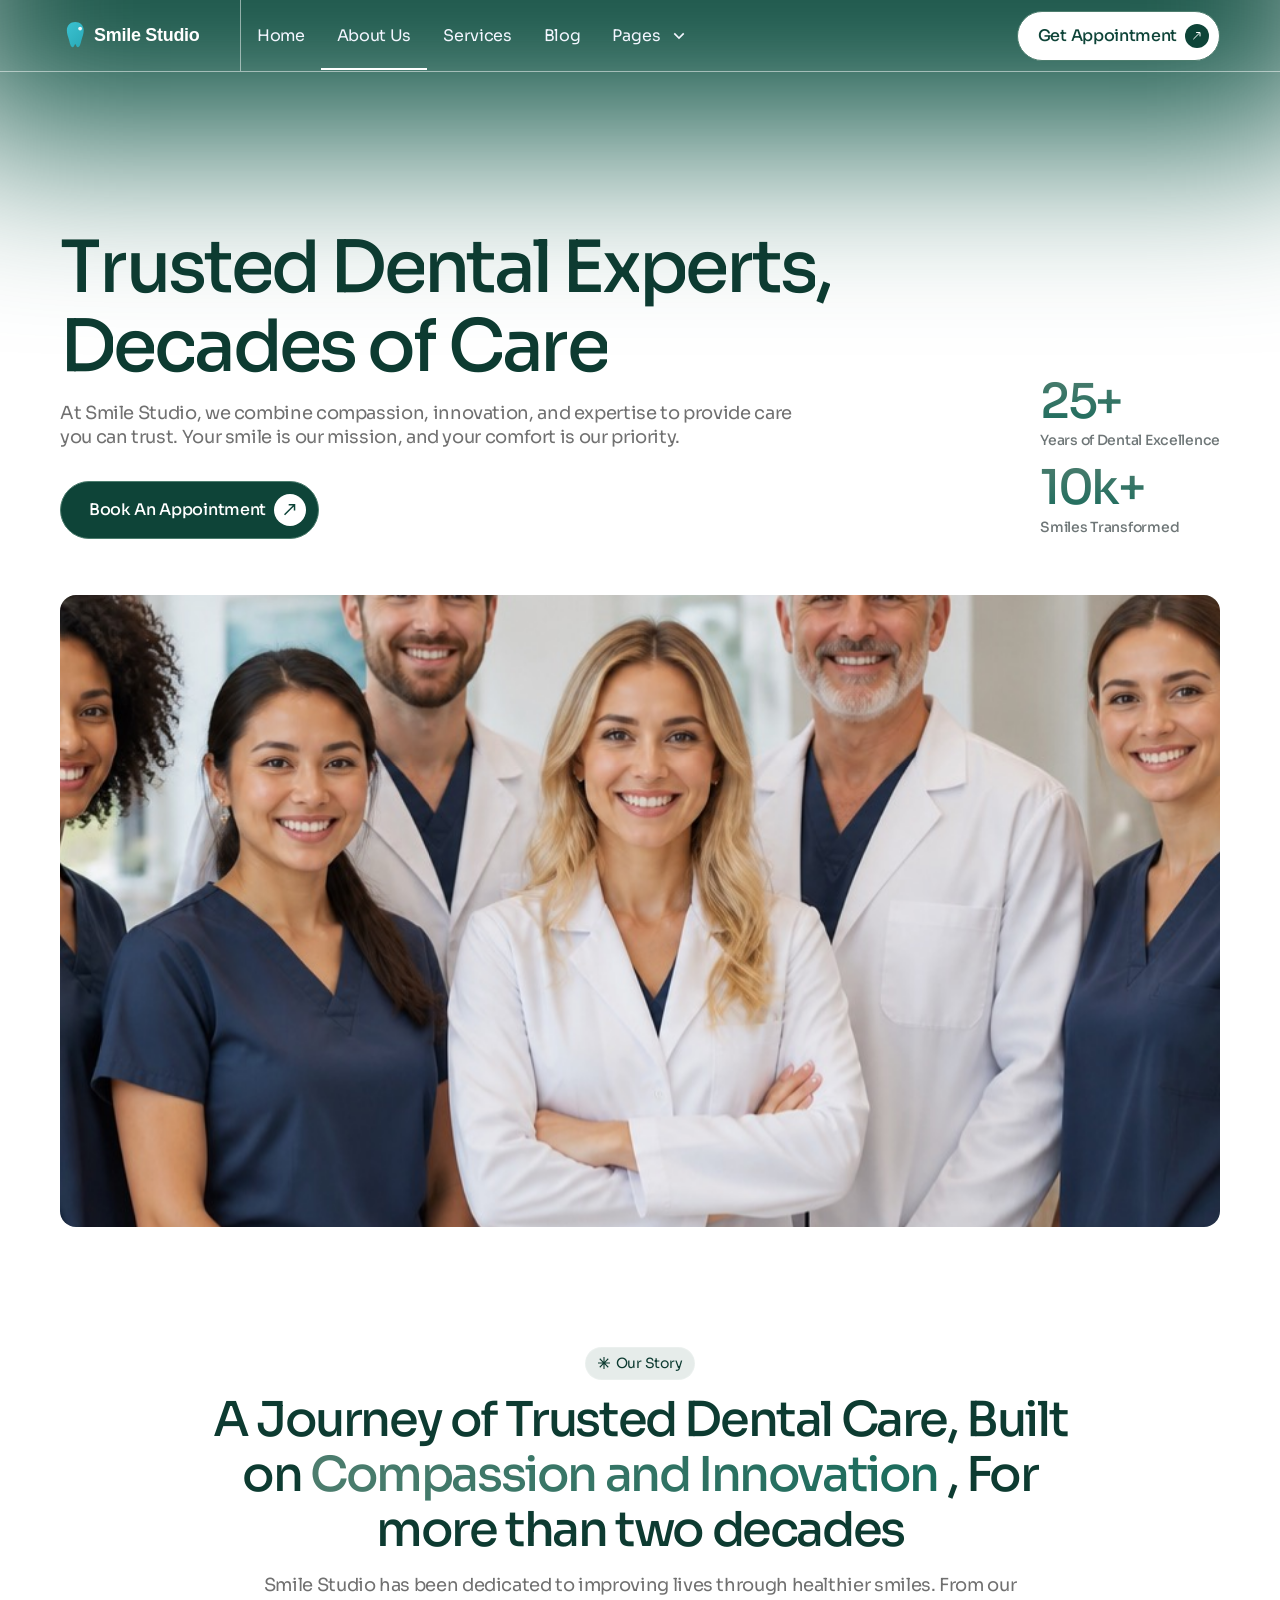
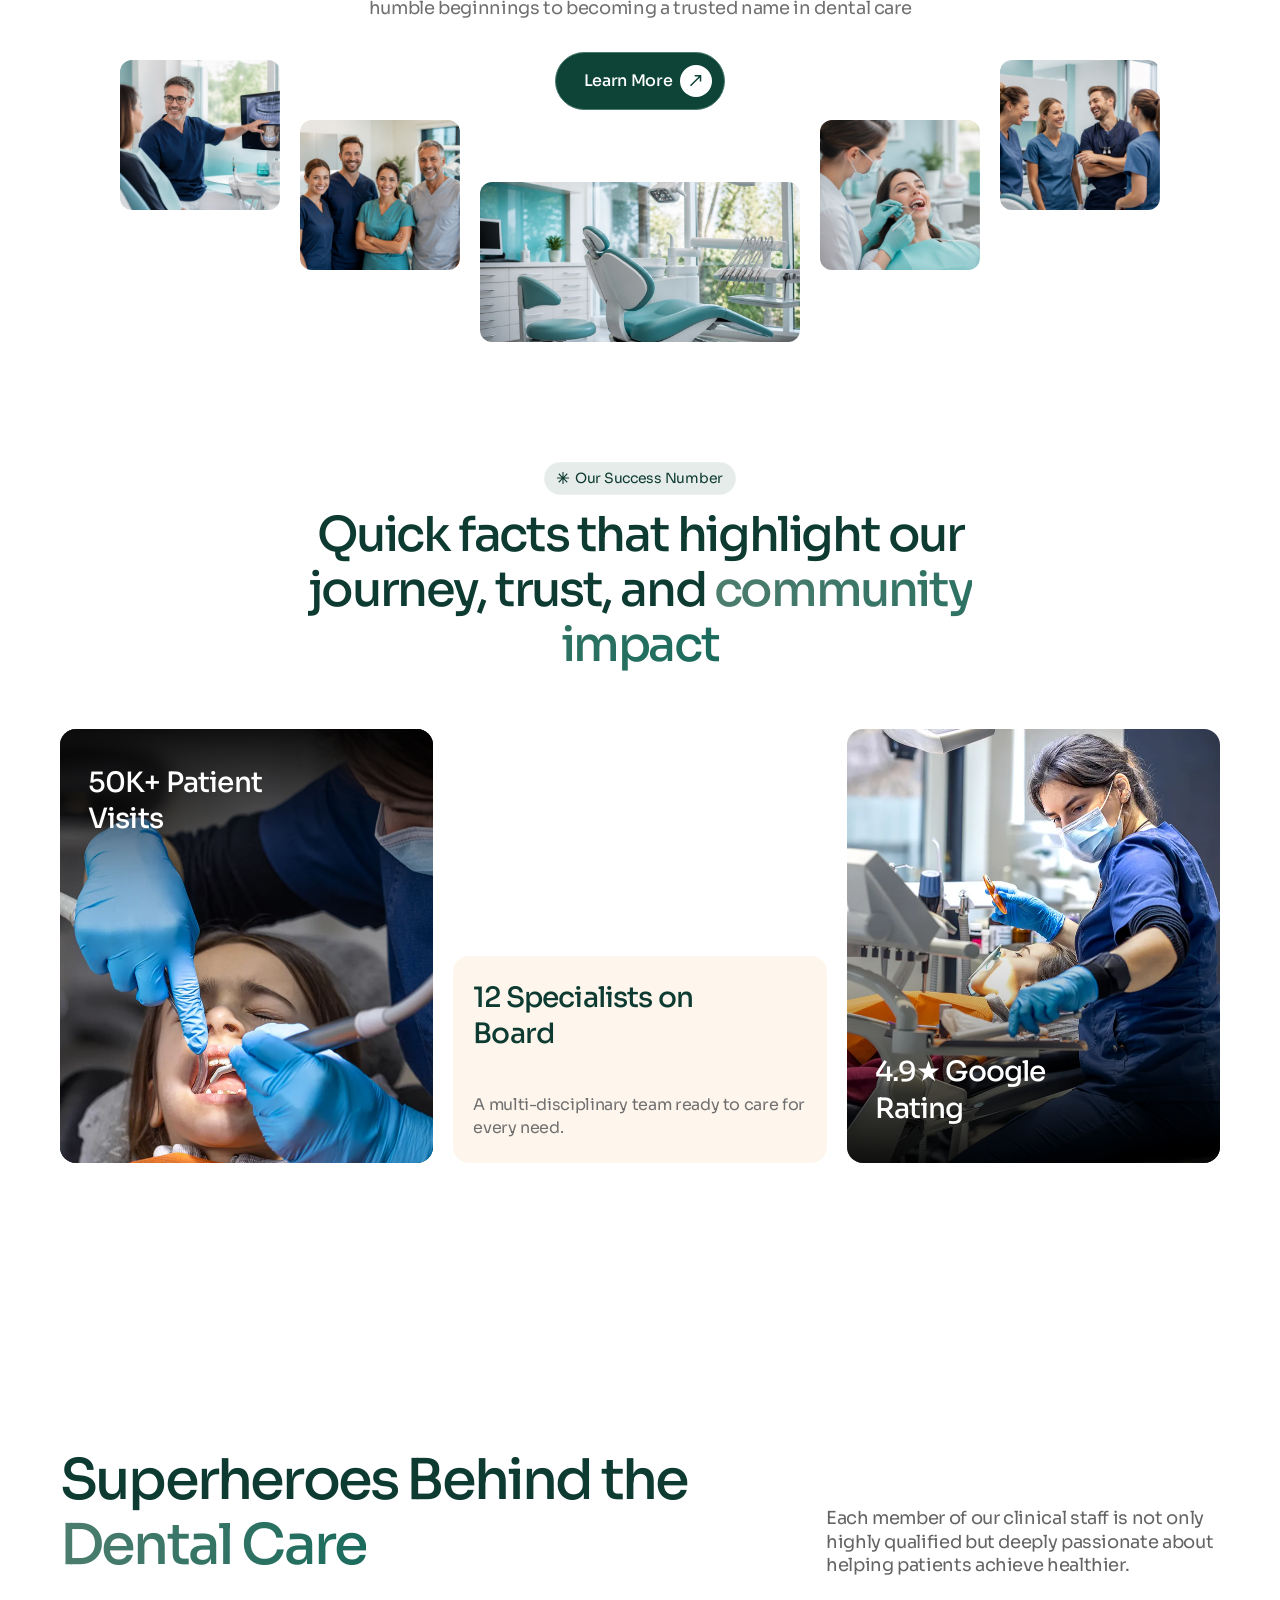
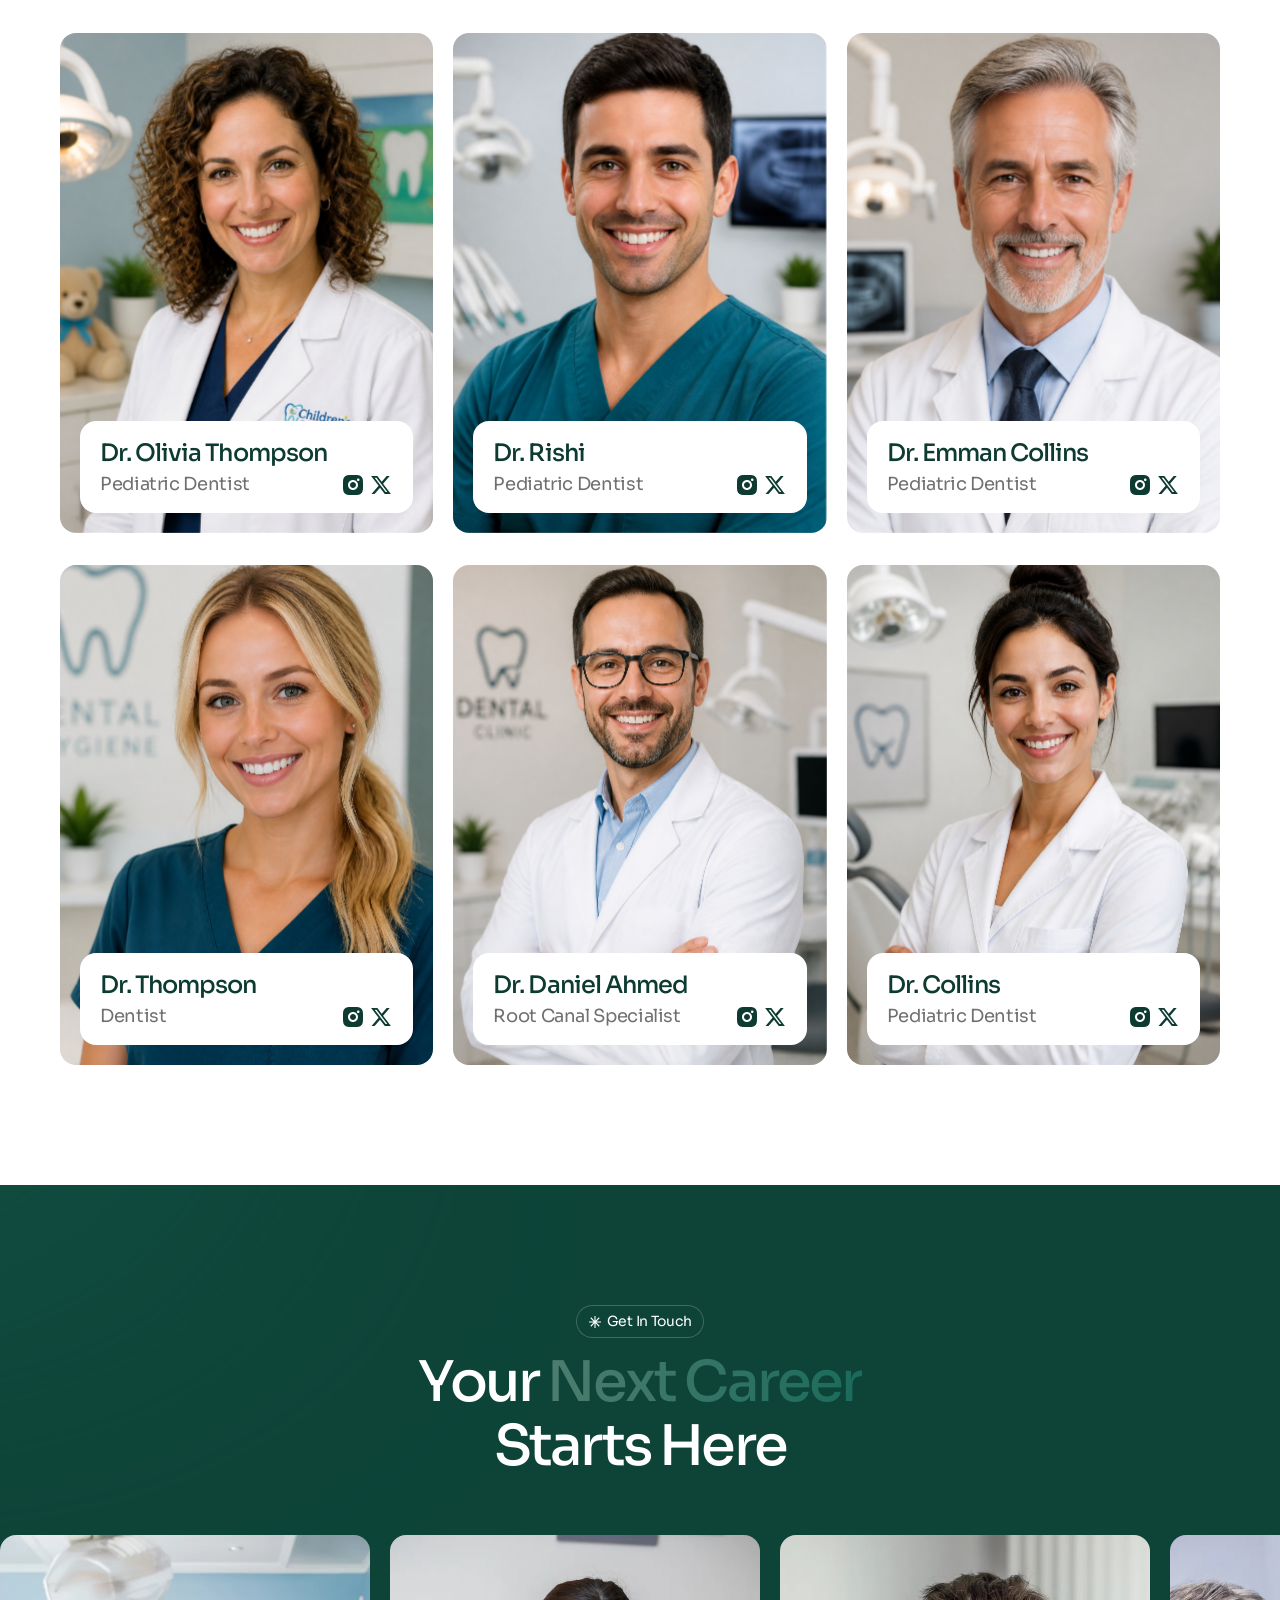
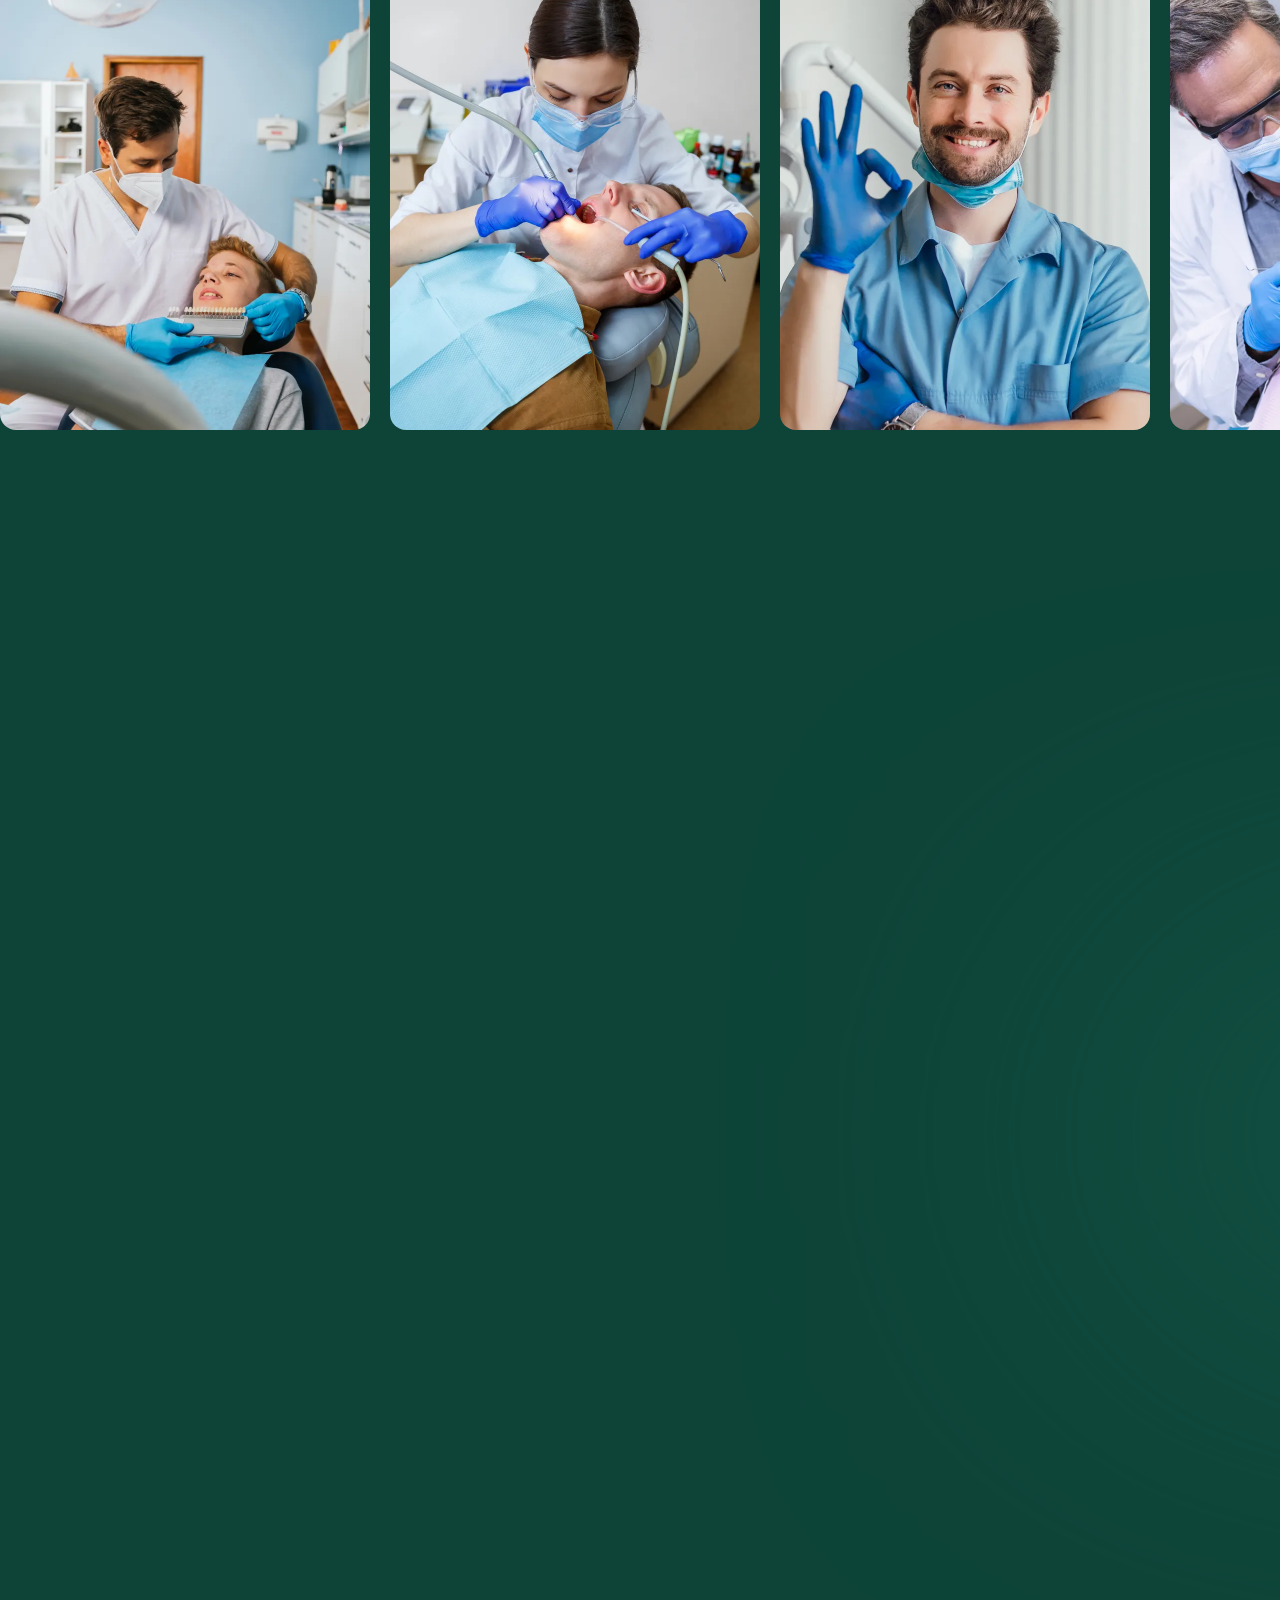
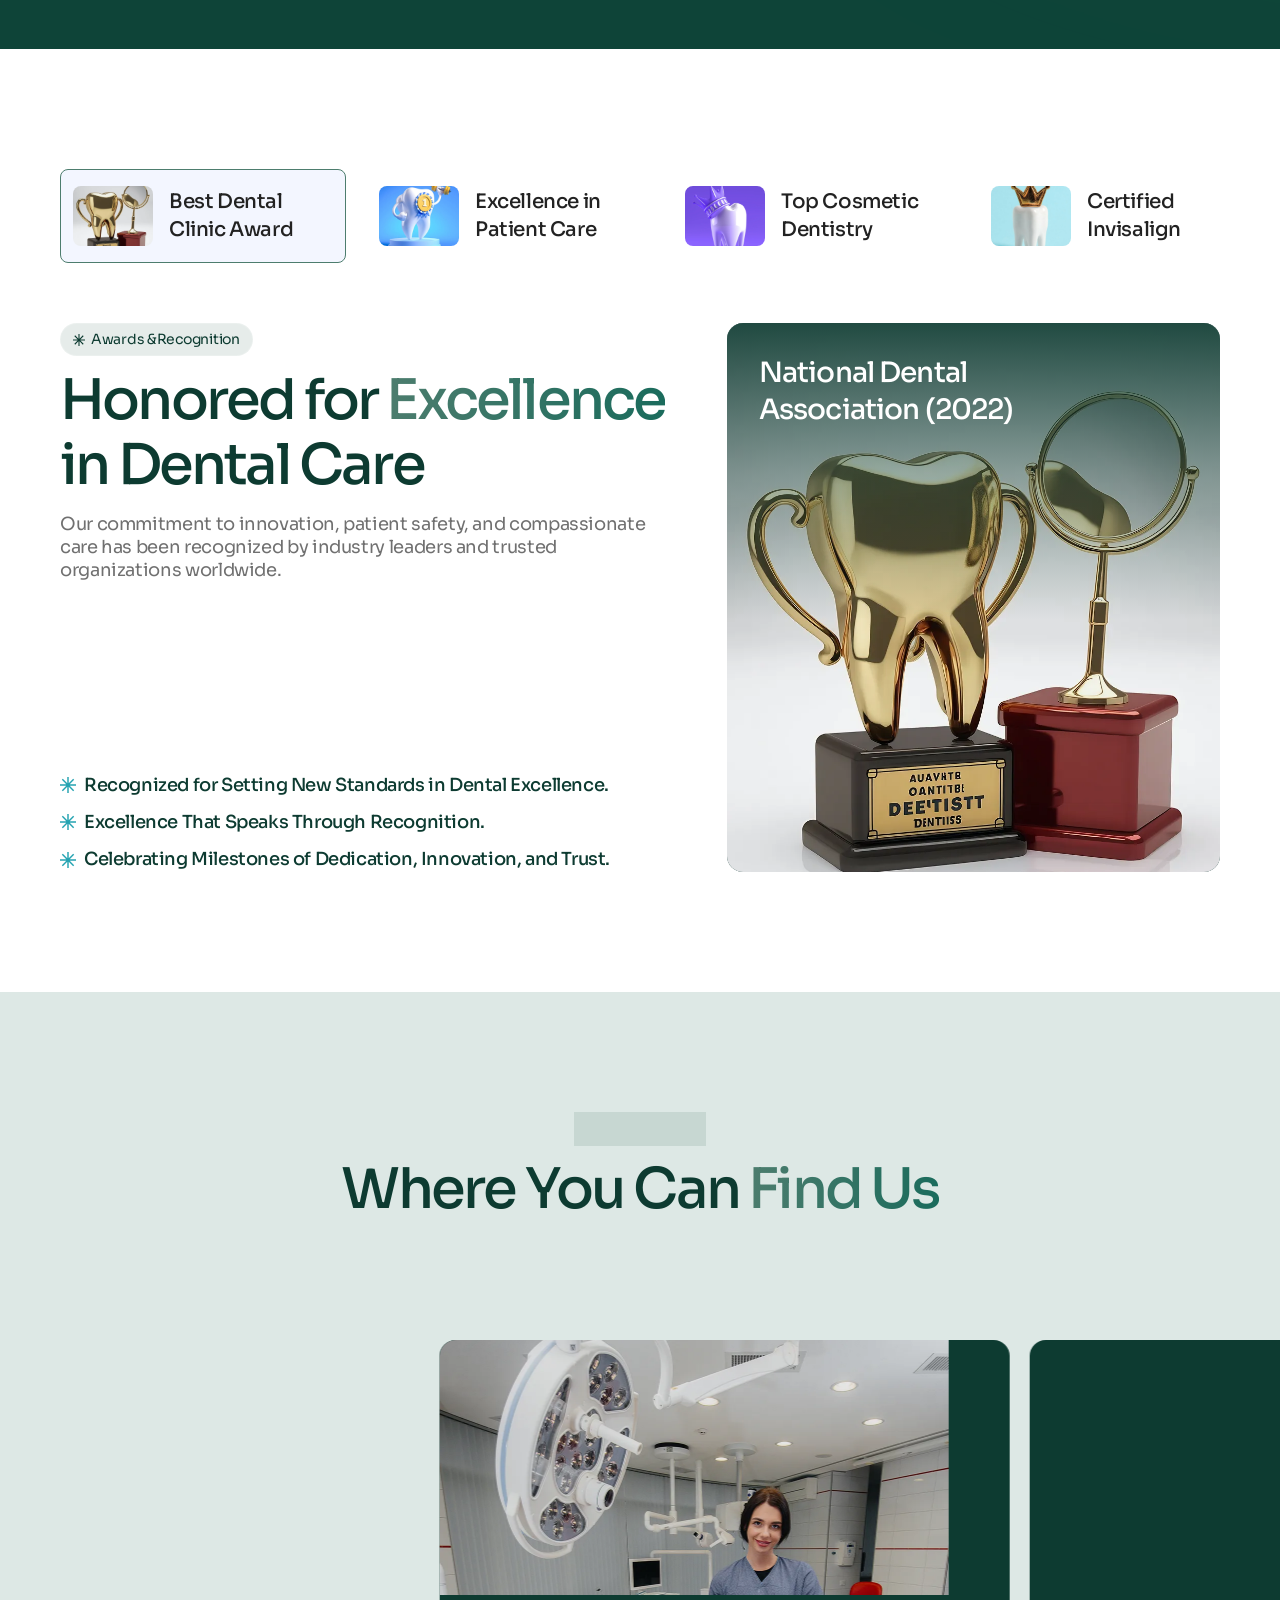
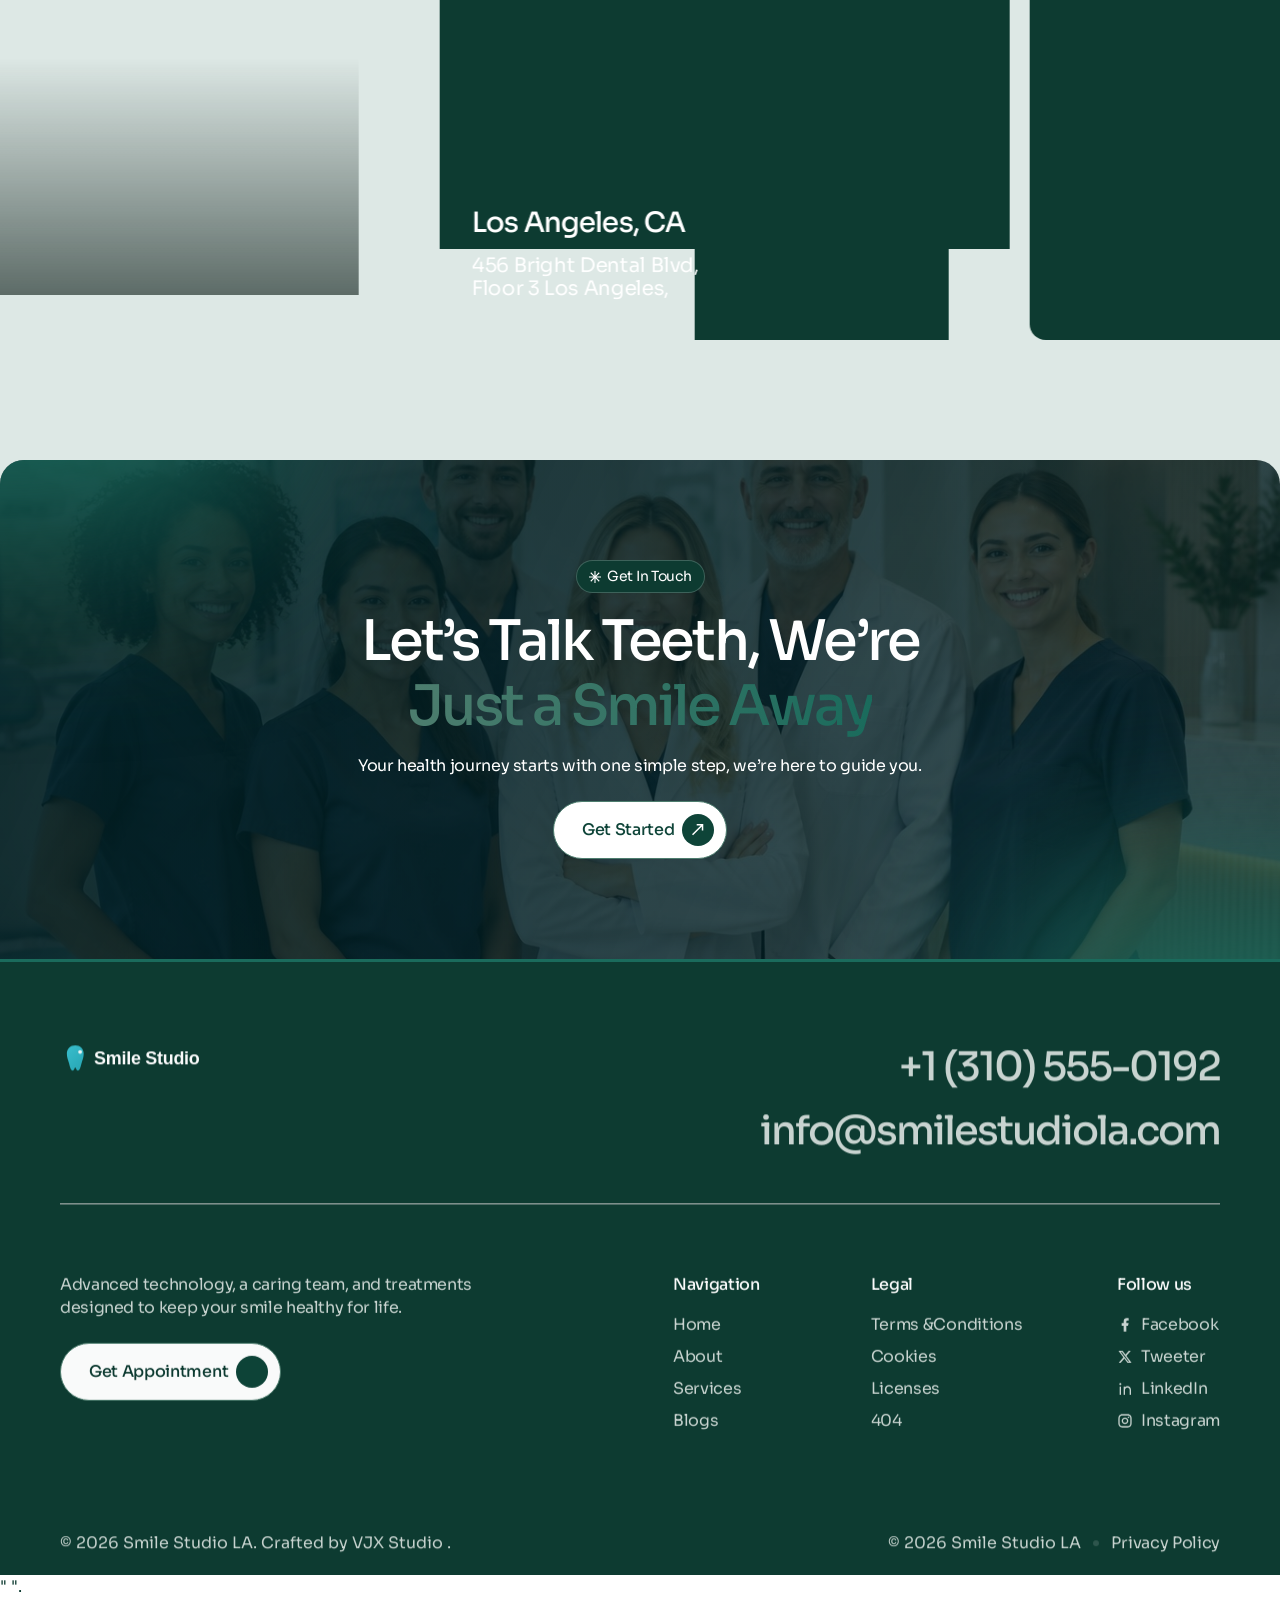
<file: about.html>
<!DOCTYPE html>
<html lang="en">
    <head>
        <meta charset="utf-8"/>
        <title>About | Smile Studio LA</title>
        <meta content="Smile Studio LA is a modern dental clinic offering gentle, expert care , from preventive checkups and cosmetic dentistry to restorative treatments and orthodontics. Book your visit today." name="description"/>
        <meta content="About | Smile Studio LA" property="og:title"/>
        <meta content="Smile Studio LA is a modern dental clinic offering gentle, expert care , from preventive checkups and cosmetic dentistry to restorative treatments and orthodontics. Book your visit today." property="og:description"/>
        <meta content="assets/img/gen_dentist-examining-patients-teeth-close-up_1.jpg" property="og:image"/>
        <meta content="About | Smile Studio LA" name="twitter:title"/>
        <meta content="Smile Studio LA is a modern dental clinic offering gentle, expert care , from preventive checkups and cosmetic dentistry to restorative treatments and orthodontics. Book your visit today." name="twitter:description"/>
        <meta content="assets/img/gen_dentist-examining-patients-teeth-close-up_1.jpg" name="twitter:image"/>
        <meta property="og:type" content="website"/>
        <meta content="summary_large_image" name="twitter:card"/>
        <meta content="width=device-width, initial-scale=1" name="viewport"/>
        <link href="assets/css/smile-studio.css?v=20260614f" rel="stylesheet" type="text/css"/>
        <link href="assets/css/fonts.css" rel="stylesheet" type="text/css"/>
        <style>
            /* --- Lenis Smooth Scrolling --- */
            html.lenis, html.lenis body {
                height: auto;
            }
            .lenis.lenis-smooth {
                scroll-behavior: auto !important;
            }
            .lenis.lenis-smooth [data-lenis-prevent] {
                overscroll-behavior: contain;
            }
            .lenis.lenis-stopped {
                overflow: hidden;
            }
            .lenis.lenis-locked {
                overflow: hidden;
            }
        </style>
        <link href="assets/css/fonts.css" rel="stylesheet" type="text/css"/>
        <script type="text/javascript">
            !function(o, c) {
                var n = c.documentElement
                  , t = " w-mod-";
                n.className += t + "js",
                ("ontouchstart"in o || o.DocumentTouch && c instanceof DocumentTouch) && (n.className += t + "touch")
            }(window, document);
        </script>
        <link href="assets/img/favicon.svg" rel="shortcut icon" type="image/x-icon"/>
        <link href="assets/img/webclip.png" rel="apple-touch-icon"/>
        <!-- SGAP cdn -->
        <script src="assets/js/gsap.min.js"></script>
        <script src="assets/js/ScrollTrigger.min.js"></script>
    </head>
    <body>
        <div class="page-wrapper">
            <div data-collapse="medium" data-animation="default" data-duration="400" fs-scrolldisable-element="smart-nav" data-easing="ease" data-easing2="ease" role="banner" class="navbar_wrap w-nav">
                <div class="navbar_container">
                    <a href="index.html" class="navbar_logo w-nav-brand">
                        <img loading="eager" src="assets/img/smile-studio-logo-dark.svg" alt="Smile Studio logo" class="logo_image"/>
                    </a>
                    <div class="navbar-content_wrap">
                        <nav role="navigation" class="navbar_menu w-nav-menu">
                            <a href="index.html" class="navbar_link w-inline-block">
                                <div>Home</div>
                            </a>
                            <a href="about.html" aria-current="page" class="navbar_link w-inline-block w--current">
                                <div>About Us</div>
                            </a>
                            <a href="service.html" class="navbar_link w-inline-block">
                                <div>Services</div>
                            </a>
                            <a href="blog.html" class="navbar_link w-inline-block">
                                <div>Blog</div>
                            </a>
                            <div data-delay="200" data-hover="false" class="navbar_dropdown w-dropdown">
                                <div class="navbar-dropdown_toggle w-dropdown-toggle">
                                    <div>Pages</div>
                                    <div class="dropdown_chevron">
                                        <svg xmlns="http://www.w3.org/2000/svg" width="100%" viewBox="0 0 20 20" fill="none" vector-effect="non-scaling-stroke" preserveAspectRatio="none">
                                            <path d="M9.99991 10.9763L14.1247 6.85156L15.3032 8.03007L9.99991 13.3334L4.69666 8.03007L5.87516 6.85156L9.99991 10.9763Z" fill="currentColor"></path>
                                        </svg>
                                    </div>
                                </div>
                                <nav class="navbar-dropdown_list w-dropdown-list">
                                    <div class="navbar-dropdown_wrapper">
                                        <div class="navbar-dropdown_column">
                                            <a href="index.html" data-animation="text-flip" class="navbar-dropdown_link w-inline-block">
                                                <div>Home</div>
                                            </a>
                                            <a href="about.html" data-animation="text-flip" aria-current="page" class="navbar-dropdown_link w-inline-block w--current">
                                                <div>About </div>
                                            </a>
                                            <a href="service.html" data-animation="text-flip" class="navbar-dropdown_link w-inline-block">
                                                <div>Services</div>
                                            </a>
                                            <a href="service.html" data-animation="text-flip" class="navbar-dropdown_link w-inline-block">
                                                <div>Services Details</div>
                                            </a>
                                            <a href="about.html" data-animation="text-flip" class="navbar-dropdown_link w-inline-block">
                                                <div>Doctor Details</div>
                                            </a>
                                            <a href="https://smilestudiola.com/booking" data-animation="text-flip" class="navbar-dropdown_link w-inline-block">
                                                <div>Contact Us</div>
                                            </a>
                                        </div>
                                        <div class="navbar-dropdown_column">
                                            <a href="blog.html" data-animation="text-flip" class="navbar-dropdown_link w-inline-block">
                                                <div>Blogs</div>
                                            </a>
                                            <a href="blog.html" data-animation="text-flip" class="navbar-dropdown_link w-inline-block">
                                                <div>Blog Details</div>
                                            </a>
                                            <a href="privacy.html" data-animation="text-flip" class="navbar-dropdown_link w-inline-block">
                                                <div>Privacy Policy</div>
                                            </a>
                                            <a href="cookies.html" data-animation="text-flip" class="navbar-dropdown_link w-inline-block">
                                                <div>Cookies</div>
                                            </a>
                                            <a href="404.html" data-animation="text-flip" class="navbar-dropdown_link w-inline-block">
                                                <div>404</div>
                                            </a>
                                        </div>
                                        <div class="navbar-dropdown_column">
                                            <a href="terms.html" data-animation="text-flip" class="navbar-dropdown_link w-inline-block">
                                                <div>Terms &amp;Conditions</div>
                                            </a>
                                            <a href="index.html" data-animation="text-flip" class="navbar-dropdown_link w-inline-block">
                                                <div>Styleguide</div>
                                            </a>
                                            <a href="index.html" data-animation="text-flip" class="navbar-dropdown_link w-inline-block">
                                                <div>Instruction</div>
                                            </a>
                                            
                                        </div>
                                    </div>
                                    <div class="navbar-dropdown_bottom">
                                        <p class="dropdown-info_text">
                                            &copy; 2026 Smile Studio LA
                                        </p>
                                        <div class="navbar-dropdown_social">
                                            <a aria-label="social-icon" href="https://www.facebook.com" target="_blank" class="dropdown-social_icon-item w-inline-block">
                                                <svg xmlns="http://www.w3.org/2000/svg" width="100%" viewBox="0 0 16 24" fill="none" class="social_icon is-facebook">
                                                    <path d="M12.2558 5.33333H8.92242C8.30875 5.33333 7.81131 5.8308 7.81131 6.44444V9.77778H12.2558C12.3821 9.77498 12.502 9.83378 12.5771 9.93544C12.6522 10.0371 12.6733 10.1689 12.6335 10.2889L11.8113 12.7333C11.7355 12.9577 11.5259 13.1093 11.2891 13.1111H7.81131V21.4444C7.81131 21.7512 7.56253 22 7.25575 22H4.47798C4.17116 22 3.92242 21.7512 3.92242 21.4444V13.1111H2.25575C1.94893 13.1111 1.7002 12.8623 1.7002 12.5556V10.3333C1.7002 10.0266 1.94893 9.77778 2.25575 9.77778H3.92242V6.44444C3.92242 3.98984 5.9123 2 8.36687 2H12.2558C12.5625 2 12.8113 2.24873 12.8113 2.55556V4.77778C12.8113 5.0846 12.5625 5.33333 12.2558 5.33333Z" fill="currentColor"></path>
                                                </svg>
                                            </a>
                                            <a aria-label="social-icon" href="https://www.instagram.com" target="_blank" class="dropdown-social_icon-item w-inline-block">
                                                <svg xmlns="http://www.w3.org/2000/svg" width="100%" viewBox="0 0 26 24" fill="none">
                                                    <path fill-rule="evenodd" clip-rule="evenodd" d="M17.8194 2H8.93056C5.86231 2 3.375 4.48731 3.375 7.55556V16.4444C3.375 19.5127 5.86231 22 8.93056 22H17.8194C20.8876 22 23.375 19.5127 23.375 16.4444V7.55556C23.375 4.48731 20.8876 2 17.8194 2ZM21.4305 16.4444C21.4244 18.4362 19.8112 20.0494 17.8194 20.0556H8.93056C6.93873 20.0494 5.32555 18.4362 5.31945 16.4444V7.55556C5.32555 5.56372 6.93873 3.95054 8.93056 3.94444H17.8194C19.8112 3.95054 21.4244 5.56372 21.4305 7.55556V16.4444ZM18.6527 7.83333C19.2664 7.83333 19.7638 7.33587 19.7638 6.72222C19.7638 6.10858 19.2664 5.61111 18.6527 5.61111C18.0391 5.61111 17.5416 6.10858 17.5416 6.72222C17.5416 7.33587 18.0391 7.83333 18.6527 7.83333ZM13.375 7C10.6136 7 8.375 9.23858 8.375 12C8.375 14.7614 10.6136 17 13.375 17C16.1364 17 18.375 14.7614 18.375 12C18.378 10.673 17.8521 9.39952 16.9137 8.4612C15.9754 7.52288 14.702 6.99704 13.375 7ZM10.3194 12C10.3194 13.6876 11.6874 15.0556 13.375 15.0556C15.0625 15.0556 16.4305 13.6876 16.4305 12C16.4305 10.3124 15.0625 8.94444 13.375 8.94444C11.6874 8.94444 10.3194 10.3124 10.3194 12Z" fill="currentColor"></path>
                                                </svg>
                                            </a>
                                            <a aria-label="social-icon" href="https://www.twitter.com" target="_blank" class="dropdown-social_icon-item w-inline-block">
                                                <svg xmlns="http://www.w3.org/2000/svg" width="100%" viewBox="0 0 31 24" fill="none">
                                                    <path d="M26.3412 4.89857C25.7342 5.7084 25.0003 6.41482 24.168 6.99055C24.168 7.20209 24.168 7.41363 24.168 7.63694C24.1747 11.4786 22.6402 15.1622 19.9085 17.8621C17.1767 20.562 13.4764 22.0522 9.63693 21.9986C7.41724 22.0061 5.22597 21.4993 3.23479 20.5178C3.12742 20.4709 3.05817 20.3647 3.05858 20.2475V20.1182C3.05858 19.9494 3.19533 19.8127 3.36401 19.8127C5.54591 19.7407 7.64996 18.9842 9.37849 17.6502C7.40357 17.6104 5.62665 16.4404 4.80889 14.6415C4.76759 14.5433 4.78044 14.4305 4.84283 14.3441C4.90521 14.2577 5.0081 14.2101 5.11431 14.2185C5.71453 14.2787 6.32076 14.2229 6.89987 14.0539C4.71972 13.6013 3.08157 11.7914 2.84713 9.5761C2.8388 9.46982 2.88642 9.36694 2.9728 9.30446C3.05917 9.24211 3.17181 9.22917 3.27003 9.2706C3.85508 9.52877 4.48665 9.66472 5.12606 9.67008C3.21573 8.4163 2.39059 6.03145 3.11731 3.86435C3.19233 3.65377 3.37256 3.4982 3.59176 3.45483C3.81095 3.41144 4.03681 3.48665 4.1863 3.6528C6.76417 6.39642 10.3062 8.03133 14.0655 8.21281C13.9693 7.82858 13.922 7.43369 13.9246 7.03755C13.9598 4.96043 15.245 3.11008 17.1786 2.35277C19.112 1.59548 21.3113 2.08109 22.7467 3.58228C23.725 3.39589 24.6709 3.06726 25.5542 2.60681C25.6189 2.56642 25.7009 2.56642 25.7657 2.60681C25.806 2.67155 25.806 2.75362 25.7657 2.81836C25.3378 3.79807 24.6151 4.61977 23.6982 5.16888C24.5011 5.07577 25.2898 4.88637 26.0476 4.60477C26.1114 4.56134 26.1952 4.56134 26.259 4.60477C26.3125 4.62921 26.3525 4.67597 26.3683 4.73258C26.3841 4.7892 26.3742 4.84992 26.3412 4.89857Z" fill="currentColor"></path>
                                                </svg>
                                            </a>
                                        </div>
                                    </div>
                                </nav>
                            </div>
                        </nav>
                        <div class="navbar-button_wrapper">
                            <div class="navbar_button hide-mobile">
                                <div class="button-container">
                                    <a data-wf--button-primary--variant="light-small" href="https://smilestudiola.com/booking" class="button_primary w-variant-fb89ee7f-8db1-8e54-55c6-075f0151c951 w-inline-block">
                                        <div class="button_inner">
                                            <div class="button-text_wrap">
                                                <div class="button_text">Get Appointment</div>
                                            </div>
                                            <div class="button-icon_group w-variant-fb89ee7f-8db1-8e54-55c6-075f0151c951">
                                                <div class="button-icon_wrap w-variant-fb89ee7f-8db1-8e54-55c6-075f0151c951">
                                                    <svg xmlns="http://www.w3.org/2000/svg" width="100%" viewBox="0 0 12 12" fill="none" vector-effect="non-scaling-stroke" preserveAspectRatio="none">
                                                        <path d="M4.70139 0.75L10.5303 0.750201L10.5303 6.55165M0.530334 10.75L10.2896 0.990932" stroke="currentColor" stroke-width="1.5"></path>
                                                    </svg>
                                                </div>
                                                <div class="button-icon_wrap w-variant-fb89ee7f-8db1-8e54-55c6-075f0151c951 is-hover">
                                                    <svg xmlns="http://www.w3.org/2000/svg" width="100%" viewBox="0 0 12 12" fill="none" vector-effect="non-scaling-stroke" preserveAspectRatio="none">
                                                        <path d="M4.70139 0.75L10.5303 0.750201L10.5303 6.55165M0.530334 10.75L10.2896 0.990932" stroke="currentColor" stroke-width="1.5"></path>
                                                    </svg>
                                                </div>
                                            </div>
                                        </div>
                                    </a>
                                </div>
                            </div>
                            <div class="navbar-toggler-button w-nav-button">
                                <div class="navbar-toggle_icon">
                                    <div class="navbar-toggler_bar_top"></div>
                                    <div class="navbar-toggler_bar-middle">
                                        <div class="navbar-toggler_bar-middle_inner"></div>
                                    </div>
                                    <div class="navbar_toggler-bar-bottom"></div>
                                </div>
                            </div>
                        </div>
                    </div>
                </div>
            </div>
            <main class="main-wrapper">
                <header class="section_hero">
                    <div class="section-padding padding-hero bottom-none">
                        <div class="container">
                            <div class="section_component">
                                <div class="margin-bottom margin-56px">
                                    <div class="about-hero_header">
                                        <div class="about-hero_content">
                                            <div class="margin-bottom margin-16px">
                                                <h1 hero-text-split="">Trusted Dental Experts, Decades of Care</h1>
                                            </div>
                                            <div class="margin-bottom margin-32px">
                                                <p data-w-id="2a63e096-69fe-d674-1e81-e817d23d0490" style="opacity:0" class="about-hero_para">At Smile Studio, we combine compassion, innovation, and expertise to provide care you can trust. Your smile is our mission, and your comfort is our priority.</p>
                                            </div>
                                            <div data-w-id="2a63e096-69fe-d674-1e81-e817d23d0492" style="opacity:0" class="button-container">
                                                <a data-wf--button-primary--variant="base" href="https://smilestudiola.com/booking" class="button_primary w-inline-block">
                                                    <div class="button_inner">
                                                        <div class="button-text_wrap">
                                                            <div class="button_text">Book An Appointment</div>
                                                        </div>
                                                        <div class="button-icon_group">
                                                            <div class="button-icon_wrap">
                                                                <svg xmlns="http://www.w3.org/2000/svg" width="100%" viewBox="0 0 12 12" fill="none" vector-effect="non-scaling-stroke" preserveAspectRatio="none">
                                                                    <path d="M4.70139 0.75L10.5303 0.750201L10.5303 6.55165M0.530334 10.75L10.2896 0.990932" stroke="currentColor" stroke-width="1.5"></path>
                                                                </svg>
                                                            </div>
                                                            <div class="button-icon_wrap is-hover">
                                                                <svg xmlns="http://www.w3.org/2000/svg" width="100%" viewBox="0 0 12 12" fill="none" vector-effect="non-scaling-stroke" preserveAspectRatio="none">
                                                                    <path d="M4.70139 0.75L10.5303 0.750201L10.5303 6.55165M0.530334 10.75L10.2896 0.990932" stroke="currentColor" stroke-width="1.5"></path>
                                                                </svg>
                                                            </div>
                                                        </div>
                                                    </div>
                                                </a>
                                            </div>
                                        </div>
                                        <div id="w-node-eb4bd012-3a82-28c4-da6a-dffff7cda011-965ec33d" class="about-hero_info">
                                            <div class="about-hero_info-item">
                                                <div class="about-hero_info-item_title">
                                                    <div class="counter_wrapper">
                                                        <div class="count-number">25+</div>
                                                    </div>
                                                </div>
                                                <div class="about-hero_info-item_text">Years of Dental Excellence</div>
                                            </div>
                                            <div class="about-hero_info-item">
                                                <div class="about-hero_info-item_title">
                                                    <div class="counter_wrapper">
                                                        <div class="count-number">10k+ </div>
                                                    </div>
                                                </div>
                                                <div class="about-hero_info-item_text">Smiles Transformed </div>
                                            </div>
                                        </div>
                                    </div>
                                </div>
                                <div data-w-id="13f35a51-6f31-0fc5-cc8d-c0464d8ccc39" style="-webkit-transform:translate3d(0, 25%, 0) scale3d(1, 1, 1) rotateX(0) rotateY(0) rotateZ(0) skew(0, 0);-moz-transform:translate3d(0, 25%, 0) scale3d(1, 1, 1) rotateX(0) rotateY(0) rotateZ(0) skew(0, 0);-ms-transform:translate3d(0, 25%, 0) scale3d(1, 1, 1) rotateX(0) rotateY(0) rotateZ(0) skew(0, 0);transform:translate3d(0, 25%, 0) scale3d(1, 1, 1) rotateX(0) rotateY(0) rotateZ(0) skew(0, 0);opacity:0" class="about-hero_image-wrap">
                                    <img class="about-hero_image" src="assets/img/gen_about-hero-image.jpg" alt="About image" style="-webkit-transform:translate3d(0, 0, 0) scale3d(1.5, 1.5, 1) rotateX(0) rotateY(0) rotateZ(0) skew(0, 0);-moz-transform:translate3d(0, 0, 0) scale3d(1.5, 1.5, 1) rotateX(0) rotateY(0) rotateZ(0) skew(0, 0);-ms-transform:translate3d(0, 0, 0) scale3d(1.5, 1.5, 1) rotateX(0) rotateY(0) rotateZ(0) skew(0, 0);transform:translate3d(0, 0, 0) scale3d(1.5, 1.5, 1) rotateX(0) rotateY(0) rotateZ(0) skew(0, 0);" sizes="(max-width: 2320px) 100vw, 2320px" data-w-id="0eb5616a-32aa-f331-47e8-42e10447f18d" loading="lazy" srcset="assets/img/gen_about-hero-image.jpg 500w, assets/img/gen_about-hero-image.jpg 800w, assets/img/gen_about-hero-image.jpg 1080w, assets/img/gen_about-hero-image.jpg 1600w, assets/img/gen_about-hero-image.jpg 2000w, assets/img/gen_about-hero-image.jpg 2320w"/>
                                </div>
                            </div>
                        </div>
                    </div>
                    <div class="hero_gradient"></div>
                </header>
                <section class="section_story">
                    <div class="section-padding padding-120x120">
                        <div class="container">
                            <div class="section_component">
                                <div class="about-story_content">
                                    <div class="content-align-center">
                                        <div data-w-id="a4c06514-eacc-f155-c8eb-f94540264326" style="-webkit-transform:translate3d(0, 25%, 0) scale3d(1, 1, 1) rotateX(0) rotateY(0) rotateZ(0) skew(0, 0);-moz-transform:translate3d(0, 25%, 0) scale3d(1, 1, 1) rotateX(0) rotateY(0) rotateZ(0) skew(0, 0);-ms-transform:translate3d(0, 25%, 0) scale3d(1, 1, 1) rotateX(0) rotateY(0) rotateZ(0) skew(0, 0);transform:translate3d(0, 25%, 0) scale3d(1, 1, 1) rotateX(0) rotateY(0) rotateZ(0) skew(0, 0);opacity:0" class="margin-bottom margin-12px">
                                            <div class="section_tag">
                                                <div class="icon_wrap is-small">
                                                    <svg xmlns="http://www.w3.org/2000/svg" width="100%" viewBox="0 0 12 12" fill="none" vector-effect="non-scaling-stroke" preserveAspectRatio="none">
                                                        <path d="M12 5.45455H7.31455L10.6255 2.14364L9.85636 1.37455L6.54545 4.68545V0H5.45455V4.68545L2.14364 1.37455L1.37455 2.14364L4.68545 5.45455H0V6.54545H4.68545L1.37455 9.85636L2.14364 10.6255L5.45455 7.31455V12H6.54545V7.31455L9.85636 10.6255L10.6255 9.85636L7.31455 6.54545H12V5.45455Z" fill="currentColor"></path>
                                                    </svg>
                                                </div>
                                                <div>Our Story</div>
                                            </div>
                                        </div>
                                        <div class="margin-bottom margin-16px">
                                            <h2 data-w-id="6e1e9670-e608-ebb7-57d4-1a8a2967db15" style="-webkit-transform:translate3d(0, 25%, 0) scale3d(1, 1, 1) rotateX(0) rotateY(0) rotateZ(0) skew(0, 0);-moz-transform:translate3d(0, 25%, 0) scale3d(1, 1, 1) rotateX(0) rotateY(0) rotateZ(0) skew(0, 0);-ms-transform:translate3d(0, 25%, 0) scale3d(1, 1, 1) rotateX(0) rotateY(0) rotateZ(0) skew(0, 0);transform:translate3d(0, 25%, 0) scale3d(1, 1, 1) rotateX(0) rotateY(0) rotateZ(0) skew(0, 0);opacity:0" class="heading-custom-h3">
                                                A Journey of Trusted Dental Care, Built on <span class="text-highlighted">Compassion and Innovation</span>
                                                , For more than two decades
                                            </h2>
                                        </div>
                                        <div class="margin-bottom margin-32px">
                                            <div class="about-story_para">
                                                <p data-w-id="57a25a7a-8c0b-4d81-59a1-9671c5b5cbe5" style="-webkit-transform:translate3d(0, 25%, 0) scale3d(1, 1, 1) rotateX(0) rotateY(0) rotateZ(0) skew(0, 0);-moz-transform:translate3d(0, 25%, 0) scale3d(1, 1, 1) rotateX(0) rotateY(0) rotateZ(0) skew(0, 0);-ms-transform:translate3d(0, 25%, 0) scale3d(1, 1, 1) rotateX(0) rotateY(0) rotateZ(0) skew(0, 0);transform:translate3d(0, 25%, 0) scale3d(1, 1, 1) rotateX(0) rotateY(0) rotateZ(0) skew(0, 0);opacity:0" class="body-text-18px">Smile Studio has been dedicated to improving lives through healthier smiles. From our humble beginnings to becoming a trusted name in dental care</p>
                                            </div>
                                        </div>
                                        <div data-w-id="bb2642b1-bfa3-9fb0-2c8b-1d550464ad27" style="-webkit-transform:translate3d(0, 25%, 0) scale3d(1, 1, 1) rotateX(0) rotateY(0) rotateZ(0) skew(0, 0);-moz-transform:translate3d(0, 25%, 0) scale3d(1, 1, 1) rotateX(0) rotateY(0) rotateZ(0) skew(0, 0);-ms-transform:translate3d(0, 25%, 0) scale3d(1, 1, 1) rotateX(0) rotateY(0) rotateZ(0) skew(0, 0);transform:translate3d(0, 25%, 0) scale3d(1, 1, 1) rotateX(0) rotateY(0) rotateZ(0) skew(0, 0);opacity:0" class="button-container">
                                            <a data-wf--button-primary--variant="base" href="blog.html" class="button_primary w-inline-block">
                                                <div class="button_inner">
                                                    <div class="button-text_wrap">
                                                        <div class="button_text">Learn More</div>
                                                    </div>
                                                    <div class="button-icon_group">
                                                        <div class="button-icon_wrap">
                                                            <svg xmlns="http://www.w3.org/2000/svg" width="100%" viewBox="0 0 12 12" fill="none" vector-effect="non-scaling-stroke" preserveAspectRatio="none">
                                                                <path d="M4.70139 0.75L10.5303 0.750201L10.5303 6.55165M0.530334 10.75L10.2896 0.990932" stroke="currentColor" stroke-width="1.5"></path>
                                                            </svg>
                                                        </div>
                                                        <div class="button-icon_wrap is-hover">
                                                            <svg xmlns="http://www.w3.org/2000/svg" width="100%" viewBox="0 0 12 12" fill="none" vector-effect="non-scaling-stroke" preserveAspectRatio="none">
                                                                <path d="M4.70139 0.75L10.5303 0.750201L10.5303 6.55165M0.530334 10.75L10.2896 0.990932" stroke="currentColor" stroke-width="1.5"></path>
                                                            </svg>
                                                        </div>
                                                    </div>
                                                </div>
                                            </a>
                                        </div>
                                    </div>
                                </div>
                                <div class="story-images_list">
                                    <div id="w-node-_8219b02b-eaf7-ea81-91e1-723c676732d0-965ec33d" class="story-images_wrap">
                                        <img src="assets/img/gen_story-image-1.jpg" loading="lazy" alt="Story image" class="story_images"/>
                                    </div>
                                    <div id="w-node-_51690311-096a-fe57-6ab3-4620d5cde4a0-965ec33d" class="story-images_wrap is-odd">
                                        <img src="assets/img/gen_story-image-2.jpg" loading="lazy" alt="Story image" class="story_images"/>
                                    </div>
                                    <div id="w-node-_1f52818f-c54a-441c-f0ab-584a4015e415-965ec33d" class="story-images_wrap is-big">
                                        <img src="assets/img/gen_story-image-3.jpg" loading="lazy" sizes="100vw" srcset="assets/img/gen_story-image-3.jpg 500w, assets/img/gen_story-image-3.jpg 640w" alt="Story image" class="story_images"/>
                                    </div>
                                    <div id="w-node-d4a9463e-8c87-eed9-77c9-1268cc89c355-965ec33d" class="story-images_wrap is-odd">
                                        <img src="assets/img/gen_story-image-4.jpg" loading="lazy" alt="Story image" class="story_images"/>
                                    </div>
                                    <div id="w-node-b5f89661-8dc7-6b5f-d5d7-680eeeed097b-965ec33d" class="story-images_wrap">
                                        <img src="assets/img/gen_story-image-5.jpg" loading="lazy" alt="Story image" class="story_images"/>
                                    </div>
                                </div>
                            </div>
                        </div>
                    </div>
                </section>
                <section class="section_success">
                    <div class="section-padding padding-120x120 top-none">
                        <div class="container">
                            <div class="section_component">
                                <div class="margin-bottom margin-56px">
                                    <div class="success-header">
                                        <div class="content-align-center">
                                            <div data-w-id="f0643ca4-def0-d25a-bdfb-36bb56724365" style="-webkit-transform:translate3d(0, 25%, 0) scale3d(1, 1, 1) rotateX(0) rotateY(0) rotateZ(0) skew(0, 0);-moz-transform:translate3d(0, 25%, 0) scale3d(1, 1, 1) rotateX(0) rotateY(0) rotateZ(0) skew(0, 0);-ms-transform:translate3d(0, 25%, 0) scale3d(1, 1, 1) rotateX(0) rotateY(0) rotateZ(0) skew(0, 0);transform:translate3d(0, 25%, 0) scale3d(1, 1, 1) rotateX(0) rotateY(0) rotateZ(0) skew(0, 0);opacity:0" class="margin-bottom margin-12px">
                                                <div class="section_tag">
                                                    <div class="icon_wrap is-small">
                                                        <svg xmlns="http://www.w3.org/2000/svg" width="100%" viewBox="0 0 12 12" fill="none" vector-effect="non-scaling-stroke" preserveAspectRatio="none">
                                                            <path d="M12 5.45455H7.31455L10.6255 2.14364L9.85636 1.37455L6.54545 4.68545V0H5.45455V4.68545L2.14364 1.37455L1.37455 2.14364L4.68545 5.45455H0V6.54545H4.68545L1.37455 9.85636L2.14364 10.6255L5.45455 7.31455V12H6.54545V7.31455L9.85636 10.6255L10.6255 9.85636L7.31455 6.54545H12V5.45455Z" fill="currentColor"></path>
                                                        </svg>
                                                    </div>
                                                    <div>Our Success Number</div>
                                                </div>
                                            </div>
                                            <h2 data-w-id="7be24271-8823-a9fc-2237-06b13a4b788a" style="-webkit-transform:translate3d(0, 25%, 0) scale3d(1, 1, 1) rotateX(0) rotateY(0) rotateZ(0) skew(0, 0);-moz-transform:translate3d(0, 25%, 0) scale3d(1, 1, 1) rotateX(0) rotateY(0) rotateZ(0) skew(0, 0);-ms-transform:translate3d(0, 25%, 0) scale3d(1, 1, 1) rotateX(0) rotateY(0) rotateZ(0) skew(0, 0);transform:translate3d(0, 25%, 0) scale3d(1, 1, 1) rotateX(0) rotateY(0) rotateZ(0) skew(0, 0);opacity:0" class="heading-custom-h3">
                                                Quick facts that highlight our journey, trust, and <span class="text-highlighted">community impact</span>
                                            </h2>
                                        </div>
                                    </div>
                                </div>
                                <div class="success_list">
                                    <div id="w-node-_8379eabc-c9c1-5ee1-63dc-8d6049e453ed-965ec33d" class="success_card">
                                        <div class="success_overlay"></div>
                                        <div class="success-card_inner">
                                            <div class="success-card_title-wrap is-single">
                                                <h3 class="success-card_title">50K+ Patient Visits</h3>
                                            </div>
                                        </div>
                                        <div class="success-card_image-wrap">
                                            <img src="assets/img/69e041cad257c10b1176cd81_success-item-image-1.webp" loading="lazy" sizes="100vw" srcset="assets/img/69e041cad257c10b1176cd81_success-item-image-1-p-500.webp 500w, assets/img/69e041cad257c10b1176cd81_success-item-image-1.webp 747w" alt="Success image" class="success-card_image"/>
                                        </div>
                                    </div>
                                    <div class="success_card is-color-01">
                                        <div class="success-card_title-wrap">
                                            <h3 class="success-card_title">15+ Community Programs</h3>
                                        </div>
                                        <p class="text-color-light">Actively giving back through health camps &amp;awareness drives.</p>
                                    </div>
                                    <div id="w-node-_68b6405b-edc4-3600-ae62-4a7d400cfd81-965ec33d" class="success_card">
                                        <div class="success_overlay is-bottom"></div>
                                        <div class="success-card_inner is-content-bottom">
                                            <div class="success-card_title-wrap is-single">
                                                <h3 class="success-card_title">4.9★ Google Rating</h3>
                                            </div>
                                        </div>
                                        <div class="success-card_image-wrap">
                                            <img src="assets/img/69e041cb0a159b45d163a9ea_success-item-image-2.webp" loading="lazy" sizes="100vw" srcset="assets/img/69e041cb0a159b45d163a9ea_success-item-image-2-p-500.webp 500w, assets/img/69e041cb0a159b45d163a9ea_success-item-image-2.webp 747w" alt="Success image" class="success-card_image"/>
                                        </div>
                                    </div>
                                    <div class="success_card is-color-02">
                                        <div class="success-card_title-wrap">
                                            <h3 class="success-card_title">12 Specialists on Board</h3>
                                        </div>
                                        <p>A multi-disciplinary team ready to care for every need.</p>
                                    </div>
                                </div>
                            </div>
                        </div>
                    </div>
                </section>
                <section id="team-members" class="section_team">
                    <div class="section-padding padding-120x120">
                        <div class="container">
                            <div class="margin-bottom margin-56px">
                                <div class="team_header is-about">
                                    <div class="about-team_header-content">
                                        <div data-w-id="4525af4d-86e5-d634-9e8f-b502d5e98c72" style="-webkit-transform:translate3d(0, 25%, 0) scale3d(1, 1, 1) rotateX(0) rotateY(0) rotateZ(0) skew(0, 0);-moz-transform:translate3d(0, 25%, 0) scale3d(1, 1, 1) rotateX(0) rotateY(0) rotateZ(0) skew(0, 0);-ms-transform:translate3d(0, 25%, 0) scale3d(1, 1, 1) rotateX(0) rotateY(0) rotateZ(0) skew(0, 0);transform:translate3d(0, 25%, 0) scale3d(1, 1, 1) rotateX(0) rotateY(0) rotateZ(0) skew(0, 0);opacity:0" class="margin-bottom margin-12px">
                                            <div class="section_tag">
                                                <div class="icon_wrap is-small">
                                                    <svg xmlns="http://www.w3.org/2000/svg" width="100%" viewBox="0 0 12 12" fill="none" vector-effect="non-scaling-stroke" preserveAspectRatio="none">
                                                        <path d="M12 5.45455H7.31455L10.6255 2.14364L9.85636 1.37455L6.54545 4.68545V0H5.45455V4.68545L2.14364 1.37455L1.37455 2.14364L4.68545 5.45455H0V6.54545H4.68545L1.37455 9.85636L2.14364 10.6255L5.45455 7.31455V12H6.54545V7.31455L9.85636 10.6255L10.6255 9.85636L7.31455 6.54545H12V5.45455Z" fill="currentColor"></path>
                                                    </svg>
                                                </div>
                                                <div>Our Team</div>
                                            </div>
                                        </div>
                                        <h2 data-w-id="4525af4d-86e5-d634-9e8f-b502d5e98c75" style="-webkit-transform:translate3d(0, 25%, 0) scale3d(1, 1, 1) rotateX(0) rotateY(0) rotateZ(0) skew(0, 0);-moz-transform:translate3d(0, 25%, 0) scale3d(1, 1, 1) rotateX(0) rotateY(0) rotateZ(0) skew(0, 0);-ms-transform:translate3d(0, 25%, 0) scale3d(1, 1, 1) rotateX(0) rotateY(0) rotateZ(0) skew(0, 0);transform:translate3d(0, 25%, 0) scale3d(1, 1, 1) rotateX(0) rotateY(0) rotateZ(0) skew(0, 0);opacity:0">
                                            Superheroes Behind the <span class="text-highlighted">Dental Care</span>
                                        </h2>
                                    </div>
                                    <div id="w-node-_7ca7d48a-77c9-2b74-04de-6d116d75d6cf-965ec33d" class="about-team_para-wrap">
                                        <p data-w-id="bcbebfde-cdd4-c91d-c8fe-58183c27775a" style="-webkit-transform:translate3d(0, 25%, 0) scale3d(1, 1, 1) rotateX(0) rotateY(0) rotateZ(0) skew(0, 0);-moz-transform:translate3d(0, 25%, 0) scale3d(1, 1, 1) rotateX(0) rotateY(0) rotateZ(0) skew(0, 0);-ms-transform:translate3d(0, 25%, 0) scale3d(1, 1, 1) rotateX(0) rotateY(0) rotateZ(0) skew(0, 0);transform:translate3d(0, 25%, 0) scale3d(1, 1, 1) rotateX(0) rotateY(0) rotateZ(0) skew(0, 0);opacity:0" class="about-team_para">Each member of our clinical staff is not only highly qualified but deeply passionate about helping patients achieve healthier.</p>
                                    </div>
                                </div>
                            </div>
                            <div class="w-dyn-list">
                                <div role="list" class="team_list w-dyn-items">
                                    <div role="listitem" class="w-dyn-item">
                                        <div class="team_item">
                                            <a aria-label="doctor&#x27;s profile" href="about.html" class="team-image_wrap w-inline-block">
                                                <div class="image-animation-trigger">
                                                    <div class="image-animation-scale">
                                                        <img src="assets/img/gen_team-image-6.jpg" loading="lazy" alt="" class="team_image"/>
                                                    </div>
                                                </div>
                                            </a>
                                            <div class="team-item_content">
                                                <a aria-label="doctor&#x27;s profile" href="about.html" class="team-menmber_wrap w-inline-block">
                                                    <h3 class="team-menmber_name">Dr. Olivia Thompson</h3>
                                                </a>
                                                <div class="team-menuber_info">
                                                    <p class="team-menuber_designation">Pediatric Dentist</p>
                                                    <div class="team-menuber_social">
                                                        <a aria-label="doctor&#x27;s social" href="http://instagram.com/" class="team-menuber_social-item w-inline-block">
                                                            <svg xmlns="http://www.w3.org/2000/svg" width="100%" viewBox="0 0 24 24" fill="none" vector-effect="non-scaling-stroke" preserveAspectRatio="none">
                                                                <path d="M13.0287 2.00098C14.1541 2.00284 14.7244 2.0088 15.2172 2.02347L15.4113 2.02981C15.6355 2.03778 15.8567 2.04778 16.1234 2.06028C17.1875 2.10945 17.9134 2.27778 18.5509 2.52528C19.21 2.77945 19.7667 3.12278 20.3225 3.67862C20.8775 4.23445 21.2209 4.79278 21.4759 5.45028C21.7225 6.08695 21.8909 6.81362 21.9409 7.87778C21.9528 8.14445 21.9624 8.36565 21.9703 8.58989L21.9766 8.78398C21.9912 9.27672 21.9979 9.8471 22 10.9725L22.0008 11.7181C22.0009 11.8092 22.0009 11.9032 22.0009 12.0002L22.0008 12.2823L22.0002 13.028C21.9983 14.1534 21.9924 14.7238 21.9777 15.2165L21.9713 15.4106C21.9634 15.6349 21.9534 15.8561 21.9409 16.1227C21.8917 17.1869 21.7225 17.9127 21.4759 18.5502C21.2217 19.2094 20.8775 19.7661 20.3225 20.3219C19.7667 20.8769 19.2075 21.2202 18.5509 21.4752C17.9134 21.7219 17.1875 21.8902 16.1234 21.9402C15.8567 21.9521 15.6355 21.9618 15.4113 21.9696L15.2172 21.9759C14.7244 21.9906 14.1541 21.9972 13.0287 21.9994L12.283 22.0002C12.1919 22.0002 12.0979 22.0002 12.0009 22.0002H11.7188L10.9731 21.9995C9.84771 21.9977 9.27733 21.9917 8.78458 21.977L8.5905 21.9707C8.36625 21.9627 8.14505 21.9527 7.87839 21.9402C6.81422 21.8911 6.08922 21.7219 5.45089 21.4752C4.79255 21.2211 4.23505 20.8769 3.67922 20.3219C3.12339 19.7661 2.78089 19.2069 2.52589 18.5502C2.27839 17.9127 2.11089 17.1869 2.06089 16.1227C2.04901 15.8561 2.03932 15.6349 2.03147 15.4106L2.02518 15.2165C2.01055 14.7238 2.00388 14.1534 2.00172 13.028L2.00159 10.9725C2.00345 9.8471 2.0094 9.27672 2.02407 8.78398L2.03042 8.58989C2.03839 8.36565 2.04839 8.14445 2.06089 7.87778C2.11005 6.81278 2.27839 6.08778 2.52589 5.45028C2.78005 4.79195 3.12339 4.23445 3.67922 3.67862C4.23505 3.12278 4.79339 2.78028 5.45089 2.52528C6.08839 2.27778 6.81339 2.11028 7.87839 2.06028C8.14505 2.04841 8.36625 2.03872 8.5905 2.03087L8.78458 2.02458C9.27733 2.00994 9.84771 2.00327 10.9731 2.00111L13.0287 2.00098ZM12.0009 7.00028C9.23799 7.00028 7.00089 9.23981 7.00089 12.0002C7.00089 14.7631 9.24042 17.0002 12.0009 17.0002C14.7638 17.0002 17.0009 14.7607 17.0009 12.0002C17.0009 9.23738 14.7613 7.00028 12.0009 7.00028ZM12.0009 9.00028C13.6578 9.00028 15.0009 10.3429 15.0009 12.0002C15.0009 13.6571 13.6582 15.0002 12.0009 15.0002C10.344 15.0002 9.00089 13.6576 9.00089 12.0002C9.00089 10.3433 10.3435 9.00028 12.0009 9.00028ZM17.2509 5.50028C16.5616 5.50028 16.0009 6.06019 16.0009 6.74943C16.0009 7.43868 16.5608 7.99945 17.2509 7.99945C17.9401 7.99945 18.5009 7.43955 18.5009 6.74943C18.5009 6.06019 17.9392 5.49942 17.2509 5.50028Z" fill="currentColor"></path>
                                                            </svg>
                                                        </a>
                                                        <a aria-label="doctor&#x27;s social" href="http://twitter.com/" class="team-menuber_social-item w-inline-block">
                                                            <svg xmlns="http://www.w3.org/2000/svg" width="100%" viewBox="0 0 24 24" fill="none" vector-effect="non-scaling-stroke" preserveAspectRatio="none">
                                                                <path d="M17.6858 3.06152L12.6891 8.77327L8.36887 3.06152H2.11169L9.58803 12.8377L2.50219 20.9365H5.53636L11.0052 14.6876L15.7847 20.9365H21.8869L14.0934 10.6332L20.7182 3.06152H17.6858ZM16.6216 19.1215L5.65277 4.78119H7.45586L18.3018 19.1215H16.6216Z" fill="currentColor"></path>
                                                            </svg>
                                                        </a>
                                                    </div>
                                                </div>
                                            </div>
                                        </div>
                                    </div>
                                    <div role="listitem" class="w-dyn-item">
                                        <div class="team_item">
                                            <a aria-label="doctor&#x27;s profile" href="about.html" class="team-image_wrap w-inline-block">
                                                <div class="image-animation-trigger">
                                                    <div class="image-animation-scale">
                                                        <img src="assets/img/gen_team-image-5.jpg" loading="lazy" alt="" sizes="100vw" srcset="assets/img/gen_team-image-5.jpg 500w, assets/img/gen_team-image-5.jpg 742w" class="team_image"/>
                                                    </div>
                                                </div>
                                            </a>
                                            <div class="team-item_content">
                                                <a aria-label="doctor&#x27;s profile" href="about.html" class="team-menmber_wrap w-inline-block">
                                                    <h3 class="team-menmber_name">Dr. Rishi</h3>
                                                </a>
                                                <div class="team-menuber_info">
                                                    <p class="team-menuber_designation">Pediatric Dentist</p>
                                                    <div class="team-menuber_social">
                                                        <a aria-label="doctor&#x27;s social" href="http://instagram.com/" class="team-menuber_social-item w-inline-block">
                                                            <svg xmlns="http://www.w3.org/2000/svg" width="100%" viewBox="0 0 24 24" fill="none" vector-effect="non-scaling-stroke" preserveAspectRatio="none">
                                                                <path d="M13.0287 2.00098C14.1541 2.00284 14.7244 2.0088 15.2172 2.02347L15.4113 2.02981C15.6355 2.03778 15.8567 2.04778 16.1234 2.06028C17.1875 2.10945 17.9134 2.27778 18.5509 2.52528C19.21 2.77945 19.7667 3.12278 20.3225 3.67862C20.8775 4.23445 21.2209 4.79278 21.4759 5.45028C21.7225 6.08695 21.8909 6.81362 21.9409 7.87778C21.9528 8.14445 21.9624 8.36565 21.9703 8.58989L21.9766 8.78398C21.9912 9.27672 21.9979 9.8471 22 10.9725L22.0008 11.7181C22.0009 11.8092 22.0009 11.9032 22.0009 12.0002L22.0008 12.2823L22.0002 13.028C21.9983 14.1534 21.9924 14.7238 21.9777 15.2165L21.9713 15.4106C21.9634 15.6349 21.9534 15.8561 21.9409 16.1227C21.8917 17.1869 21.7225 17.9127 21.4759 18.5502C21.2217 19.2094 20.8775 19.7661 20.3225 20.3219C19.7667 20.8769 19.2075 21.2202 18.5509 21.4752C17.9134 21.7219 17.1875 21.8902 16.1234 21.9402C15.8567 21.9521 15.6355 21.9618 15.4113 21.9696L15.2172 21.9759C14.7244 21.9906 14.1541 21.9972 13.0287 21.9994L12.283 22.0002C12.1919 22.0002 12.0979 22.0002 12.0009 22.0002H11.7188L10.9731 21.9995C9.84771 21.9977 9.27733 21.9917 8.78458 21.977L8.5905 21.9707C8.36625 21.9627 8.14505 21.9527 7.87839 21.9402C6.81422 21.8911 6.08922 21.7219 5.45089 21.4752C4.79255 21.2211 4.23505 20.8769 3.67922 20.3219C3.12339 19.7661 2.78089 19.2069 2.52589 18.5502C2.27839 17.9127 2.11089 17.1869 2.06089 16.1227C2.04901 15.8561 2.03932 15.6349 2.03147 15.4106L2.02518 15.2165C2.01055 14.7238 2.00388 14.1534 2.00172 13.028L2.00159 10.9725C2.00345 9.8471 2.0094 9.27672 2.02407 8.78398L2.03042 8.58989C2.03839 8.36565 2.04839 8.14445 2.06089 7.87778C2.11005 6.81278 2.27839 6.08778 2.52589 5.45028C2.78005 4.79195 3.12339 4.23445 3.67922 3.67862C4.23505 3.12278 4.79339 2.78028 5.45089 2.52528C6.08839 2.27778 6.81339 2.11028 7.87839 2.06028C8.14505 2.04841 8.36625 2.03872 8.5905 2.03087L8.78458 2.02458C9.27733 2.00994 9.84771 2.00327 10.9731 2.00111L13.0287 2.00098ZM12.0009 7.00028C9.23799 7.00028 7.00089 9.23981 7.00089 12.0002C7.00089 14.7631 9.24042 17.0002 12.0009 17.0002C14.7638 17.0002 17.0009 14.7607 17.0009 12.0002C17.0009 9.23738 14.7613 7.00028 12.0009 7.00028ZM12.0009 9.00028C13.6578 9.00028 15.0009 10.3429 15.0009 12.0002C15.0009 13.6571 13.6582 15.0002 12.0009 15.0002C10.344 15.0002 9.00089 13.6576 9.00089 12.0002C9.00089 10.3433 10.3435 9.00028 12.0009 9.00028ZM17.2509 5.50028C16.5616 5.50028 16.0009 6.06019 16.0009 6.74943C16.0009 7.43868 16.5608 7.99945 17.2509 7.99945C17.9401 7.99945 18.5009 7.43955 18.5009 6.74943C18.5009 6.06019 17.9392 5.49942 17.2509 5.50028Z" fill="currentColor"></path>
                                                            </svg>
                                                        </a>
                                                        <a aria-label="doctor&#x27;s social" href="http://twitter.com/" class="team-menuber_social-item w-inline-block">
                                                            <svg xmlns="http://www.w3.org/2000/svg" width="100%" viewBox="0 0 24 24" fill="none" vector-effect="non-scaling-stroke" preserveAspectRatio="none">
                                                                <path d="M17.6858 3.06152L12.6891 8.77327L8.36887 3.06152H2.11169L9.58803 12.8377L2.50219 20.9365H5.53636L11.0052 14.6876L15.7847 20.9365H21.8869L14.0934 10.6332L20.7182 3.06152H17.6858ZM16.6216 19.1215L5.65277 4.78119H7.45586L18.3018 19.1215H16.6216Z" fill="currentColor"></path>
                                                            </svg>
                                                        </a>
                                                    </div>
                                                </div>
                                            </div>
                                        </div>
                                    </div>
                                    <div role="listitem" class="w-dyn-item">
                                        <div class="team_item">
                                            <a aria-label="doctor&#x27;s profile" href="about.html" class="team-image_wrap w-inline-block">
                                                <div class="image-animation-trigger">
                                                    <div class="image-animation-scale">
                                                        <img src="assets/img/gen_team-image-4.jpg" loading="lazy" alt="" sizes="100vw" srcset="assets/img/gen_team-image-4.jpg 500w, assets/img/gen_team-image-4.jpg 748w" class="team_image"/>
                                                    </div>
                                                </div>
                                            </a>
                                            <div class="team-item_content">
                                                <a aria-label="doctor&#x27;s profile" href="about.html" class="team-menmber_wrap w-inline-block">
                                                    <h3 class="team-menmber_name">Dr. Emman Collins</h3>
                                                </a>
                                                <div class="team-menuber_info">
                                                    <p class="team-menuber_designation">Pediatric Dentist</p>
                                                    <div class="team-menuber_social">
                                                        <a aria-label="doctor&#x27;s social" href="http://instagram.com/" class="team-menuber_social-item w-inline-block">
                                                            <svg xmlns="http://www.w3.org/2000/svg" width="100%" viewBox="0 0 24 24" fill="none" vector-effect="non-scaling-stroke" preserveAspectRatio="none">
                                                                <path d="M13.0287 2.00098C14.1541 2.00284 14.7244 2.0088 15.2172 2.02347L15.4113 2.02981C15.6355 2.03778 15.8567 2.04778 16.1234 2.06028C17.1875 2.10945 17.9134 2.27778 18.5509 2.52528C19.21 2.77945 19.7667 3.12278 20.3225 3.67862C20.8775 4.23445 21.2209 4.79278 21.4759 5.45028C21.7225 6.08695 21.8909 6.81362 21.9409 7.87778C21.9528 8.14445 21.9624 8.36565 21.9703 8.58989L21.9766 8.78398C21.9912 9.27672 21.9979 9.8471 22 10.9725L22.0008 11.7181C22.0009 11.8092 22.0009 11.9032 22.0009 12.0002L22.0008 12.2823L22.0002 13.028C21.9983 14.1534 21.9924 14.7238 21.9777 15.2165L21.9713 15.4106C21.9634 15.6349 21.9534 15.8561 21.9409 16.1227C21.8917 17.1869 21.7225 17.9127 21.4759 18.5502C21.2217 19.2094 20.8775 19.7661 20.3225 20.3219C19.7667 20.8769 19.2075 21.2202 18.5509 21.4752C17.9134 21.7219 17.1875 21.8902 16.1234 21.9402C15.8567 21.9521 15.6355 21.9618 15.4113 21.9696L15.2172 21.9759C14.7244 21.9906 14.1541 21.9972 13.0287 21.9994L12.283 22.0002C12.1919 22.0002 12.0979 22.0002 12.0009 22.0002H11.7188L10.9731 21.9995C9.84771 21.9977 9.27733 21.9917 8.78458 21.977L8.5905 21.9707C8.36625 21.9627 8.14505 21.9527 7.87839 21.9402C6.81422 21.8911 6.08922 21.7219 5.45089 21.4752C4.79255 21.2211 4.23505 20.8769 3.67922 20.3219C3.12339 19.7661 2.78089 19.2069 2.52589 18.5502C2.27839 17.9127 2.11089 17.1869 2.06089 16.1227C2.04901 15.8561 2.03932 15.6349 2.03147 15.4106L2.02518 15.2165C2.01055 14.7238 2.00388 14.1534 2.00172 13.028L2.00159 10.9725C2.00345 9.8471 2.0094 9.27672 2.02407 8.78398L2.03042 8.58989C2.03839 8.36565 2.04839 8.14445 2.06089 7.87778C2.11005 6.81278 2.27839 6.08778 2.52589 5.45028C2.78005 4.79195 3.12339 4.23445 3.67922 3.67862C4.23505 3.12278 4.79339 2.78028 5.45089 2.52528C6.08839 2.27778 6.81339 2.11028 7.87839 2.06028C8.14505 2.04841 8.36625 2.03872 8.5905 2.03087L8.78458 2.02458C9.27733 2.00994 9.84771 2.00327 10.9731 2.00111L13.0287 2.00098ZM12.0009 7.00028C9.23799 7.00028 7.00089 9.23981 7.00089 12.0002C7.00089 14.7631 9.24042 17.0002 12.0009 17.0002C14.7638 17.0002 17.0009 14.7607 17.0009 12.0002C17.0009 9.23738 14.7613 7.00028 12.0009 7.00028ZM12.0009 9.00028C13.6578 9.00028 15.0009 10.3429 15.0009 12.0002C15.0009 13.6571 13.6582 15.0002 12.0009 15.0002C10.344 15.0002 9.00089 13.6576 9.00089 12.0002C9.00089 10.3433 10.3435 9.00028 12.0009 9.00028ZM17.2509 5.50028C16.5616 5.50028 16.0009 6.06019 16.0009 6.74943C16.0009 7.43868 16.5608 7.99945 17.2509 7.99945C17.9401 7.99945 18.5009 7.43955 18.5009 6.74943C18.5009 6.06019 17.9392 5.49942 17.2509 5.50028Z" fill="currentColor"></path>
                                                            </svg>
                                                        </a>
                                                        <a aria-label="doctor&#x27;s social" href="http://twitter.com/" class="team-menuber_social-item w-inline-block">
                                                            <svg xmlns="http://www.w3.org/2000/svg" width="100%" viewBox="0 0 24 24" fill="none" vector-effect="non-scaling-stroke" preserveAspectRatio="none">
                                                                <path d="M17.6858 3.06152L12.6891 8.77327L8.36887 3.06152H2.11169L9.58803 12.8377L2.50219 20.9365H5.53636L11.0052 14.6876L15.7847 20.9365H21.8869L14.0934 10.6332L20.7182 3.06152H17.6858ZM16.6216 19.1215L5.65277 4.78119H7.45586L18.3018 19.1215H16.6216Z" fill="currentColor"></path>
                                                            </svg>
                                                        </a>
                                                    </div>
                                                </div>
                                            </div>
                                        </div>
                                    </div>
                                    <div role="listitem" class="w-dyn-item">
                                        <div class="team_item">
                                            <a aria-label="doctor&#x27;s profile" href="about.html" class="team-image_wrap w-inline-block">
                                                <div class="image-animation-trigger">
                                                    <div class="image-animation-scale">
                                                        <img src="assets/img/gen_team-image-3.jpg" loading="lazy" alt="" sizes="100vw" srcset="assets/img/gen_team-image-3.jpg 500w, assets/img/gen_team-image-3.jpg 746w" class="team_image"/>
                                                    </div>
                                                </div>
                                            </a>
                                            <div class="team-item_content">
                                                <a aria-label="doctor&#x27;s profile" href="about.html" class="team-menmber_wrap w-inline-block">
                                                    <h3 class="team-menmber_name">Dr. Thompson</h3>
                                                </a>
                                                <div class="team-menuber_info">
                                                    <p class="team-menuber_designation">Dentist</p>
                                                    <div class="team-menuber_social">
                                                        <a aria-label="doctor&#x27;s social" href="http://instagram.com/" class="team-menuber_social-item w-inline-block">
                                                            <svg xmlns="http://www.w3.org/2000/svg" width="100%" viewBox="0 0 24 24" fill="none" vector-effect="non-scaling-stroke" preserveAspectRatio="none">
                                                                <path d="M13.0287 2.00098C14.1541 2.00284 14.7244 2.0088 15.2172 2.02347L15.4113 2.02981C15.6355 2.03778 15.8567 2.04778 16.1234 2.06028C17.1875 2.10945 17.9134 2.27778 18.5509 2.52528C19.21 2.77945 19.7667 3.12278 20.3225 3.67862C20.8775 4.23445 21.2209 4.79278 21.4759 5.45028C21.7225 6.08695 21.8909 6.81362 21.9409 7.87778C21.9528 8.14445 21.9624 8.36565 21.9703 8.58989L21.9766 8.78398C21.9912 9.27672 21.9979 9.8471 22 10.9725L22.0008 11.7181C22.0009 11.8092 22.0009 11.9032 22.0009 12.0002L22.0008 12.2823L22.0002 13.028C21.9983 14.1534 21.9924 14.7238 21.9777 15.2165L21.9713 15.4106C21.9634 15.6349 21.9534 15.8561 21.9409 16.1227C21.8917 17.1869 21.7225 17.9127 21.4759 18.5502C21.2217 19.2094 20.8775 19.7661 20.3225 20.3219C19.7667 20.8769 19.2075 21.2202 18.5509 21.4752C17.9134 21.7219 17.1875 21.8902 16.1234 21.9402C15.8567 21.9521 15.6355 21.9618 15.4113 21.9696L15.2172 21.9759C14.7244 21.9906 14.1541 21.9972 13.0287 21.9994L12.283 22.0002C12.1919 22.0002 12.0979 22.0002 12.0009 22.0002H11.7188L10.9731 21.9995C9.84771 21.9977 9.27733 21.9917 8.78458 21.977L8.5905 21.9707C8.36625 21.9627 8.14505 21.9527 7.87839 21.9402C6.81422 21.8911 6.08922 21.7219 5.45089 21.4752C4.79255 21.2211 4.23505 20.8769 3.67922 20.3219C3.12339 19.7661 2.78089 19.2069 2.52589 18.5502C2.27839 17.9127 2.11089 17.1869 2.06089 16.1227C2.04901 15.8561 2.03932 15.6349 2.03147 15.4106L2.02518 15.2165C2.01055 14.7238 2.00388 14.1534 2.00172 13.028L2.00159 10.9725C2.00345 9.8471 2.0094 9.27672 2.02407 8.78398L2.03042 8.58989C2.03839 8.36565 2.04839 8.14445 2.06089 7.87778C2.11005 6.81278 2.27839 6.08778 2.52589 5.45028C2.78005 4.79195 3.12339 4.23445 3.67922 3.67862C4.23505 3.12278 4.79339 2.78028 5.45089 2.52528C6.08839 2.27778 6.81339 2.11028 7.87839 2.06028C8.14505 2.04841 8.36625 2.03872 8.5905 2.03087L8.78458 2.02458C9.27733 2.00994 9.84771 2.00327 10.9731 2.00111L13.0287 2.00098ZM12.0009 7.00028C9.23799 7.00028 7.00089 9.23981 7.00089 12.0002C7.00089 14.7631 9.24042 17.0002 12.0009 17.0002C14.7638 17.0002 17.0009 14.7607 17.0009 12.0002C17.0009 9.23738 14.7613 7.00028 12.0009 7.00028ZM12.0009 9.00028C13.6578 9.00028 15.0009 10.3429 15.0009 12.0002C15.0009 13.6571 13.6582 15.0002 12.0009 15.0002C10.344 15.0002 9.00089 13.6576 9.00089 12.0002C9.00089 10.3433 10.3435 9.00028 12.0009 9.00028ZM17.2509 5.50028C16.5616 5.50028 16.0009 6.06019 16.0009 6.74943C16.0009 7.43868 16.5608 7.99945 17.2509 7.99945C17.9401 7.99945 18.5009 7.43955 18.5009 6.74943C18.5009 6.06019 17.9392 5.49942 17.2509 5.50028Z" fill="currentColor"></path>
                                                            </svg>
                                                        </a>
                                                        <a aria-label="doctor&#x27;s social" href="http://twitter.com/" class="team-menuber_social-item w-inline-block">
                                                            <svg xmlns="http://www.w3.org/2000/svg" width="100%" viewBox="0 0 24 24" fill="none" vector-effect="non-scaling-stroke" preserveAspectRatio="none">
                                                                <path d="M17.6858 3.06152L12.6891 8.77327L8.36887 3.06152H2.11169L9.58803 12.8377L2.50219 20.9365H5.53636L11.0052 14.6876L15.7847 20.9365H21.8869L14.0934 10.6332L20.7182 3.06152H17.6858ZM16.6216 19.1215L5.65277 4.78119H7.45586L18.3018 19.1215H16.6216Z" fill="currentColor"></path>
                                                            </svg>
                                                        </a>
                                                    </div>
                                                </div>
                                            </div>
                                        </div>
                                    </div>
                                    <div role="listitem" class="w-dyn-item">
                                        <div class="team_item">
                                            <a aria-label="doctor&#x27;s profile" href="about.html" class="team-image_wrap w-inline-block">
                                                <div class="image-animation-trigger">
                                                    <div class="image-animation-scale">
                                                        <img src="assets/img/gen_team-image-2.jpg" loading="lazy" alt="" sizes="100vw" srcset="assets/img/gen_team-image-2.jpg 500w, assets/img/gen_team-image-2.jpg 746w" class="team_image"/>
                                                    </div>
                                                </div>
                                            </a>
                                            <div class="team-item_content">
                                                <a aria-label="doctor&#x27;s profile" href="about.html" class="team-menmber_wrap w-inline-block">
                                                    <h3 class="team-menmber_name">Dr. Daniel Ahmed</h3>
                                                </a>
                                                <div class="team-menuber_info">
                                                    <p class="team-menuber_designation">Root Canal Specialist</p>
                                                    <div class="team-menuber_social">
                                                        <a aria-label="doctor&#x27;s social" href="http://instagram.com/" class="team-menuber_social-item w-inline-block">
                                                            <svg xmlns="http://www.w3.org/2000/svg" width="100%" viewBox="0 0 24 24" fill="none" vector-effect="non-scaling-stroke" preserveAspectRatio="none">
                                                                <path d="M13.0287 2.00098C14.1541 2.00284 14.7244 2.0088 15.2172 2.02347L15.4113 2.02981C15.6355 2.03778 15.8567 2.04778 16.1234 2.06028C17.1875 2.10945 17.9134 2.27778 18.5509 2.52528C19.21 2.77945 19.7667 3.12278 20.3225 3.67862C20.8775 4.23445 21.2209 4.79278 21.4759 5.45028C21.7225 6.08695 21.8909 6.81362 21.9409 7.87778C21.9528 8.14445 21.9624 8.36565 21.9703 8.58989L21.9766 8.78398C21.9912 9.27672 21.9979 9.8471 22 10.9725L22.0008 11.7181C22.0009 11.8092 22.0009 11.9032 22.0009 12.0002L22.0008 12.2823L22.0002 13.028C21.9983 14.1534 21.9924 14.7238 21.9777 15.2165L21.9713 15.4106C21.9634 15.6349 21.9534 15.8561 21.9409 16.1227C21.8917 17.1869 21.7225 17.9127 21.4759 18.5502C21.2217 19.2094 20.8775 19.7661 20.3225 20.3219C19.7667 20.8769 19.2075 21.2202 18.5509 21.4752C17.9134 21.7219 17.1875 21.8902 16.1234 21.9402C15.8567 21.9521 15.6355 21.9618 15.4113 21.9696L15.2172 21.9759C14.7244 21.9906 14.1541 21.9972 13.0287 21.9994L12.283 22.0002C12.1919 22.0002 12.0979 22.0002 12.0009 22.0002H11.7188L10.9731 21.9995C9.84771 21.9977 9.27733 21.9917 8.78458 21.977L8.5905 21.9707C8.36625 21.9627 8.14505 21.9527 7.87839 21.9402C6.81422 21.8911 6.08922 21.7219 5.45089 21.4752C4.79255 21.2211 4.23505 20.8769 3.67922 20.3219C3.12339 19.7661 2.78089 19.2069 2.52589 18.5502C2.27839 17.9127 2.11089 17.1869 2.06089 16.1227C2.04901 15.8561 2.03932 15.6349 2.03147 15.4106L2.02518 15.2165C2.01055 14.7238 2.00388 14.1534 2.00172 13.028L2.00159 10.9725C2.00345 9.8471 2.0094 9.27672 2.02407 8.78398L2.03042 8.58989C2.03839 8.36565 2.04839 8.14445 2.06089 7.87778C2.11005 6.81278 2.27839 6.08778 2.52589 5.45028C2.78005 4.79195 3.12339 4.23445 3.67922 3.67862C4.23505 3.12278 4.79339 2.78028 5.45089 2.52528C6.08839 2.27778 6.81339 2.11028 7.87839 2.06028C8.14505 2.04841 8.36625 2.03872 8.5905 2.03087L8.78458 2.02458C9.27733 2.00994 9.84771 2.00327 10.9731 2.00111L13.0287 2.00098ZM12.0009 7.00028C9.23799 7.00028 7.00089 9.23981 7.00089 12.0002C7.00089 14.7631 9.24042 17.0002 12.0009 17.0002C14.7638 17.0002 17.0009 14.7607 17.0009 12.0002C17.0009 9.23738 14.7613 7.00028 12.0009 7.00028ZM12.0009 9.00028C13.6578 9.00028 15.0009 10.3429 15.0009 12.0002C15.0009 13.6571 13.6582 15.0002 12.0009 15.0002C10.344 15.0002 9.00089 13.6576 9.00089 12.0002C9.00089 10.3433 10.3435 9.00028 12.0009 9.00028ZM17.2509 5.50028C16.5616 5.50028 16.0009 6.06019 16.0009 6.74943C16.0009 7.43868 16.5608 7.99945 17.2509 7.99945C17.9401 7.99945 18.5009 7.43955 18.5009 6.74943C18.5009 6.06019 17.9392 5.49942 17.2509 5.50028Z" fill="currentColor"></path>
                                                            </svg>
                                                        </a>
                                                        <a aria-label="doctor&#x27;s social" href="http://twitter.com/" class="team-menuber_social-item w-inline-block">
                                                            <svg xmlns="http://www.w3.org/2000/svg" width="100%" viewBox="0 0 24 24" fill="none" vector-effect="non-scaling-stroke" preserveAspectRatio="none">
                                                                <path d="M17.6858 3.06152L12.6891 8.77327L8.36887 3.06152H2.11169L9.58803 12.8377L2.50219 20.9365H5.53636L11.0052 14.6876L15.7847 20.9365H21.8869L14.0934 10.6332L20.7182 3.06152H17.6858ZM16.6216 19.1215L5.65277 4.78119H7.45586L18.3018 19.1215H16.6216Z" fill="currentColor"></path>
                                                            </svg>
                                                        </a>
                                                    </div>
                                                </div>
                                            </div>
                                        </div>
                                    </div>
                                    <div role="listitem" class="w-dyn-item">
                                        <div class="team_item">
                                            <a aria-label="doctor&#x27;s profile" href="about.html" class="team-image_wrap w-inline-block">
                                                <div class="image-animation-trigger">
                                                    <div class="image-animation-scale">
                                                        <img src="assets/img/gen_team-image-1.jpg" loading="lazy" alt="" sizes="100vw" srcset="assets/img/gen_team-image-1.jpg 500w, assets/img/gen_team-image-1.jpg 748w" class="team_image"/>
                                                    </div>
                                                </div>
                                            </a>
                                            <div class="team-item_content">
                                                <a aria-label="doctor&#x27;s profile" href="about.html" class="team-menmber_wrap w-inline-block">
                                                    <h3 class="team-menmber_name">Dr. Collins</h3>
                                                </a>
                                                <div class="team-menuber_info">
                                                    <p class="team-menuber_designation">Pediatric Dentist</p>
                                                    <div class="team-menuber_social">
                                                        <a aria-label="doctor&#x27;s social" href="http://instagram.com/" class="team-menuber_social-item w-inline-block">
                                                            <svg xmlns="http://www.w3.org/2000/svg" width="100%" viewBox="0 0 24 24" fill="none" vector-effect="non-scaling-stroke" preserveAspectRatio="none">
                                                                <path d="M13.0287 2.00098C14.1541 2.00284 14.7244 2.0088 15.2172 2.02347L15.4113 2.02981C15.6355 2.03778 15.8567 2.04778 16.1234 2.06028C17.1875 2.10945 17.9134 2.27778 18.5509 2.52528C19.21 2.77945 19.7667 3.12278 20.3225 3.67862C20.8775 4.23445 21.2209 4.79278 21.4759 5.45028C21.7225 6.08695 21.8909 6.81362 21.9409 7.87778C21.9528 8.14445 21.9624 8.36565 21.9703 8.58989L21.9766 8.78398C21.9912 9.27672 21.9979 9.8471 22 10.9725L22.0008 11.7181C22.0009 11.8092 22.0009 11.9032 22.0009 12.0002L22.0008 12.2823L22.0002 13.028C21.9983 14.1534 21.9924 14.7238 21.9777 15.2165L21.9713 15.4106C21.9634 15.6349 21.9534 15.8561 21.9409 16.1227C21.8917 17.1869 21.7225 17.9127 21.4759 18.5502C21.2217 19.2094 20.8775 19.7661 20.3225 20.3219C19.7667 20.8769 19.2075 21.2202 18.5509 21.4752C17.9134 21.7219 17.1875 21.8902 16.1234 21.9402C15.8567 21.9521 15.6355 21.9618 15.4113 21.9696L15.2172 21.9759C14.7244 21.9906 14.1541 21.9972 13.0287 21.9994L12.283 22.0002C12.1919 22.0002 12.0979 22.0002 12.0009 22.0002H11.7188L10.9731 21.9995C9.84771 21.9977 9.27733 21.9917 8.78458 21.977L8.5905 21.9707C8.36625 21.9627 8.14505 21.9527 7.87839 21.9402C6.81422 21.8911 6.08922 21.7219 5.45089 21.4752C4.79255 21.2211 4.23505 20.8769 3.67922 20.3219C3.12339 19.7661 2.78089 19.2069 2.52589 18.5502C2.27839 17.9127 2.11089 17.1869 2.06089 16.1227C2.04901 15.8561 2.03932 15.6349 2.03147 15.4106L2.02518 15.2165C2.01055 14.7238 2.00388 14.1534 2.00172 13.028L2.00159 10.9725C2.00345 9.8471 2.0094 9.27672 2.02407 8.78398L2.03042 8.58989C2.03839 8.36565 2.04839 8.14445 2.06089 7.87778C2.11005 6.81278 2.27839 6.08778 2.52589 5.45028C2.78005 4.79195 3.12339 4.23445 3.67922 3.67862C4.23505 3.12278 4.79339 2.78028 5.45089 2.52528C6.08839 2.27778 6.81339 2.11028 7.87839 2.06028C8.14505 2.04841 8.36625 2.03872 8.5905 2.03087L8.78458 2.02458C9.27733 2.00994 9.84771 2.00327 10.9731 2.00111L13.0287 2.00098ZM12.0009 7.00028C9.23799 7.00028 7.00089 9.23981 7.00089 12.0002C7.00089 14.7631 9.24042 17.0002 12.0009 17.0002C14.7638 17.0002 17.0009 14.7607 17.0009 12.0002C17.0009 9.23738 14.7613 7.00028 12.0009 7.00028ZM12.0009 9.00028C13.6578 9.00028 15.0009 10.3429 15.0009 12.0002C15.0009 13.6571 13.6582 15.0002 12.0009 15.0002C10.344 15.0002 9.00089 13.6576 9.00089 12.0002C9.00089 10.3433 10.3435 9.00028 12.0009 9.00028ZM17.2509 5.50028C16.5616 5.50028 16.0009 6.06019 16.0009 6.74943C16.0009 7.43868 16.5608 7.99945 17.2509 7.99945C17.9401 7.99945 18.5009 7.43955 18.5009 6.74943C18.5009 6.06019 17.9392 5.49942 17.2509 5.50028Z" fill="currentColor"></path>
                                                            </svg>
                                                        </a>
                                                        <a aria-label="doctor&#x27;s social" href="http://twitter.com/" class="team-menuber_social-item w-inline-block">
                                                            <svg xmlns="http://www.w3.org/2000/svg" width="100%" viewBox="0 0 24 24" fill="none" vector-effect="non-scaling-stroke" preserveAspectRatio="none">
                                                                <path d="M17.6858 3.06152L12.6891 8.77327L8.36887 3.06152H2.11169L9.58803 12.8377L2.50219 20.9365H5.53636L11.0052 14.6876L15.7847 20.9365H21.8869L14.0934 10.6332L20.7182 3.06152H17.6858ZM16.6216 19.1215L5.65277 4.78119H7.45586L18.3018 19.1215H16.6216Z" fill="currentColor"></path>
                                                            </svg>
                                                        </a>
                                                    </div>
                                                </div>
                                            </div>
                                        </div>
                                    </div>
                                </div>
                            </div>
                        </div>
                    </div>
                </section>
                <section class="section_job">
                    <div class="section-padding padding-120x120 bottom-none">
                        <div class="container">
                            <div class="section_component">
                                <div class="margin-bottom margin-56px">
                                    <div class="job_header">
                                        <div data-w-id="f95b58f8-ba8b-0d31-78b9-c4b1096adf3b" style="-webkit-transform:translate3d(0, 25%, 0) scale3d(1, 1, 1) rotateX(0) rotateY(0) rotateZ(0) skew(0, 0);-moz-transform:translate3d(0, 25%, 0) scale3d(1, 1, 1) rotateX(0) rotateY(0) rotateZ(0) skew(0, 0);-ms-transform:translate3d(0, 25%, 0) scale3d(1, 1, 1) rotateX(0) rotateY(0) rotateZ(0) skew(0, 0);transform:translate3d(0, 25%, 0) scale3d(1, 1, 1) rotateX(0) rotateY(0) rotateZ(0) skew(0, 0);opacity:0" class="job-header_tag">
                                            <div class="section_tag">
                                                <div class="icon_wrap is-small">
                                                    <svg xmlns="http://www.w3.org/2000/svg" width="100%" viewBox="0 0 12 12" fill="none" vector-effect="non-scaling-stroke" preserveAspectRatio="none">
                                                        <path d="M12 5.45455H7.31455L10.6255 2.14364L9.85636 1.37455L6.54545 4.68545V0H5.45455V4.68545L2.14364 1.37455L1.37455 2.14364L4.68545 5.45455H0V6.54545H4.68545L1.37455 9.85636L2.14364 10.6255L5.45455 7.31455V12H6.54545V7.31455L9.85636 10.6255L10.6255 9.85636L7.31455 6.54545H12V5.45455Z" fill="currentColor"></path>
                                                    </svg>
                                                </div>
                                                <div>Get In Touch</div>
                                            </div>
                                        </div>
                                        <h2 data-w-id="098ed022-441d-c2a3-8fdb-804d6133d6f6" style="-webkit-transform:translate3d(0, 25%, 0) scale3d(1, 1, 1) rotateX(0) rotateY(0) rotateZ(0) skew(0, 0);-moz-transform:translate3d(0, 25%, 0) scale3d(1, 1, 1) rotateX(0) rotateY(0) rotateZ(0) skew(0, 0);-ms-transform:translate3d(0, 25%, 0) scale3d(1, 1, 1) rotateX(0) rotateY(0) rotateZ(0) skew(0, 0);transform:translate3d(0, 25%, 0) scale3d(1, 1, 1) rotateX(0) rotateY(0) rotateZ(0) skew(0, 0);opacity:0">
                                            Your <span class="text-highlighted">Next Career</span>
                                            Starts Here
                                        </h2>
                                    </div>
                                </div>
                            </div>
                        </div>
                    </div>
                    <div data-w-id="33779dec-7d1e-bf96-aaeb-09d43429d0d9" style="-webkit-transform:translate3d(0, 25%, 0) scale3d(1, 1, 1) rotateX(0) rotateY(0) rotateZ(0) skew(0, 0);-moz-transform:translate3d(0, 25%, 0) scale3d(1, 1, 1) rotateX(0) rotateY(0) rotateZ(0) skew(0, 0);-ms-transform:translate3d(0, 25%, 0) scale3d(1, 1, 1) rotateX(0) rotateY(0) rotateZ(0) skew(0, 0);transform:translate3d(0, 25%, 0) scale3d(1, 1, 1) rotateX(0) rotateY(0) rotateZ(0) skew(0, 0);opacity:0" class="job-images_list">
                        <div class="marquee_list">
                            <div class="marquee_item">
                                <div class="marquee-item_inner">
                                    <div class="job-image_wrap">
                                        <img src="assets/img/69e04a22703503e46c521e06_job-image-1.webp" loading="lazy" sizes="100vw" srcset="assets/img/69e04a22703503e46c521e06_job-image-1-p-500.webp 500w, assets/img/69e04a22703503e46c521e06_job-image-1.webp 740w" alt="Job image" class="job_image"/>
                                    </div>
                                    <div class="job-image_wrap">
                                        <img src="assets/img/69e04a224235a048c0681b59_job-image-2.webp" loading="lazy" sizes="100vw" srcset="assets/img/69e04a224235a048c0681b59_job-image-2-p-500.webp 500w, assets/img/69e04a224235a048c0681b59_job-image-2.webp 740w" alt="Job image" class="job_image"/>
                                    </div>
                                    <div class="job-image_wrap">
                                        <img src="assets/img/69e04a22189ced06cbe03360_job-image-3.webp" loading="lazy" sizes="100vw" srcset="assets/img/69e04a22189ced06cbe03360_job-image-3-p-500.webp 500w, assets/img/69e04a22189ced06cbe03360_job-image-3.webp 740w" alt="Job image" class="job_image"/>
                                    </div>
                                    <div class="job-image_wrap">
                                        <img src="assets/img/69e04a22dc5ccb1bff991531_job-image-4.webp" loading="lazy" sizes="100vw" srcset="assets/img/69e04a22dc5ccb1bff991531_job-image-4-p-500.webp 500w, assets/img/69e04a22dc5ccb1bff991531_job-image-4.webp 740w" alt="Job image" class="job_image"/>
                                    </div>
                                    <div class="job-image_wrap">
                                        <img src="assets/img/69e04a223f433596d3d0395e_job-image-5.webp" loading="lazy" sizes="100vw" srcset="assets/img/69e04a223f433596d3d0395e_job-image-5-p-500.webp 500w, assets/img/69e04a223f433596d3d0395e_job-image-5.webp 740w" alt="Job image" class="job_image"/>
                                    </div>
                                </div>
                                <div class="marquee-item_inner">
                                    <div class="job-image_wrap">
                                        <img src="assets/img/69e04a22703503e46c521e06_job-image-1.webp" loading="lazy" sizes="100vw" srcset="assets/img/69e04a22703503e46c521e06_job-image-1-p-500.webp 500w, assets/img/69e04a22703503e46c521e06_job-image-1.webp 740w" alt="Job image" class="job_image"/>
                                    </div>
                                    <div class="job-image_wrap">
                                        <img src="assets/img/69e04a224235a048c0681b59_job-image-2.webp" loading="lazy" sizes="100vw" srcset="assets/img/69e04a224235a048c0681b59_job-image-2-p-500.webp 500w, assets/img/69e04a224235a048c0681b59_job-image-2.webp 740w" alt="Job image" class="job_image"/>
                                    </div>
                                    <div class="job-image_wrap">
                                        <img src="assets/img/69e04a22189ced06cbe03360_job-image-3.webp" loading="lazy" sizes="100vw" srcset="assets/img/69e04a22189ced06cbe03360_job-image-3-p-500.webp 500w, assets/img/69e04a22189ced06cbe03360_job-image-3.webp 740w" alt="Job image" class="job_image"/>
                                    </div>
                                    <div class="job-image_wrap">
                                        <img src="assets/img/69e04a22dc5ccb1bff991531_job-image-4.webp" loading="lazy" sizes="100vw" srcset="assets/img/69e04a22dc5ccb1bff991531_job-image-4-p-500.webp 500w, assets/img/69e04a22dc5ccb1bff991531_job-image-4.webp 740w" alt="Job image" class="job_image"/>
                                    </div>
                                    <div class="job-image_wrap">
                                        <img src="assets/img/69e04a223f433596d3d0395e_job-image-5.webp" loading="lazy" sizes="100vw" srcset="assets/img/69e04a223f433596d3d0395e_job-image-5-p-500.webp 500w, assets/img/69e04a223f433596d3d0395e_job-image-5.webp 740w" alt="Job image" class="job_image"/>
                                    </div>
                                </div>
                            </div>
                            <div class="marquee_item">
                                <div class="marquee-item_inner">
                                    <div class="job-image_wrap">
                                        <img src="assets/img/69e04a22703503e46c521e06_job-image-1.webp" loading="lazy" sizes="100vw" srcset="assets/img/69e04a22703503e46c521e06_job-image-1-p-500.webp 500w, assets/img/69e04a22703503e46c521e06_job-image-1.webp 740w" alt="Job image" class="job_image"/>
                                    </div>
                                    <div class="job-image_wrap">
                                        <img src="assets/img/69e04a224235a048c0681b59_job-image-2.webp" loading="lazy" sizes="100vw" srcset="assets/img/69e04a224235a048c0681b59_job-image-2-p-500.webp 500w, assets/img/69e04a224235a048c0681b59_job-image-2.webp 740w" alt="Job image" class="job_image"/>
                                    </div>
                                    <div class="job-image_wrap">
                                        <img src="assets/img/69e04a22189ced06cbe03360_job-image-3.webp" loading="lazy" sizes="100vw" srcset="assets/img/69e04a22189ced06cbe03360_job-image-3-p-500.webp 500w, assets/img/69e04a22189ced06cbe03360_job-image-3.webp 740w" alt="Job image" class="job_image"/>
                                    </div>
                                    <div class="job-image_wrap">
                                        <img src="assets/img/69e04a22dc5ccb1bff991531_job-image-4.webp" loading="lazy" sizes="100vw" srcset="assets/img/69e04a22dc5ccb1bff991531_job-image-4-p-500.webp 500w, assets/img/69e04a22dc5ccb1bff991531_job-image-4.webp 740w" alt="Job image" class="job_image"/>
                                    </div>
                                    <div class="job-image_wrap">
                                        <img src="assets/img/69e04a223f433596d3d0395e_job-image-5.webp" loading="lazy" sizes="100vw" srcset="assets/img/69e04a223f433596d3d0395e_job-image-5-p-500.webp 500w, assets/img/69e04a223f433596d3d0395e_job-image-5.webp 740w" alt="Job image" class="job_image"/>
                                    </div>
                                </div>
                                <div class="marquee-item_inner">
                                    <div class="job-image_wrap">
                                        <img src="assets/img/69e04a22703503e46c521e06_job-image-1.webp" loading="lazy" sizes="100vw" srcset="assets/img/69e04a22703503e46c521e06_job-image-1-p-500.webp 500w, assets/img/69e04a22703503e46c521e06_job-image-1.webp 740w" alt="Job image" class="job_image"/>
                                    </div>
                                    <div class="job-image_wrap">
                                        <img src="assets/img/69e04a224235a048c0681b59_job-image-2.webp" loading="lazy" sizes="100vw" srcset="assets/img/69e04a224235a048c0681b59_job-image-2-p-500.webp 500w, assets/img/69e04a224235a048c0681b59_job-image-2.webp 740w" alt="Job image" class="job_image"/>
                                    </div>
                                    <div class="job-image_wrap">
                                        <img src="assets/img/69e04a22189ced06cbe03360_job-image-3.webp" loading="lazy" sizes="100vw" srcset="assets/img/69e04a22189ced06cbe03360_job-image-3-p-500.webp 500w, assets/img/69e04a22189ced06cbe03360_job-image-3.webp 740w" alt="Job image" class="job_image"/>
                                    </div>
                                    <div class="job-image_wrap">
                                        <img src="assets/img/69e04a22dc5ccb1bff991531_job-image-4.webp" loading="lazy" sizes="100vw" srcset="assets/img/69e04a22dc5ccb1bff991531_job-image-4-p-500.webp 500w, assets/img/69e04a22dc5ccb1bff991531_job-image-4.webp 740w" alt="Job image" class="job_image"/>
                                    </div>
                                    <div class="job-image_wrap">
                                        <img src="assets/img/69e04a223f433596d3d0395e_job-image-5.webp" loading="lazy" sizes="100vw" srcset="assets/img/69e04a223f433596d3d0395e_job-image-5-p-500.webp 500w, assets/img/69e04a223f433596d3d0395e_job-image-5.webp 740w" alt="Job image" class="job_image"/>
                                    </div>
                                </div>
                            </div>
                        </div>
                    </div>
                    <div class="section-padding padding-120x120 top-none">
                        <div class="container">
                            <div class="section_component">
                                <div class="job_list">
                                    <div class="job_item">
                                        <div class="job-item_header">
                                            <div class="job-item_header-content">
                                                <div class="job-item_header-tag">
                                                    <div>Full-Time</div>
                                                </div>
                                                <h3 class="job-item_title">Dentist</h3>
                                            </div>
                                            <div class="job-item_header-button">
                                                <a data-wf--button-primary--variant="light" href="https://docs.google.com/forms/" target="_blank" class="button_primary w-variant-62db4792-8717-dbe8-e811-0d36eb02f9ec w-inline-block">
                                                    <div class="button_inner">
                                                        <div class="button-text_wrap">
                                                            <div class="button_text">Apply Now</div>
                                                        </div>
                                                        <div class="button-icon_group w-variant-62db4792-8717-dbe8-e811-0d36eb02f9ec">
                                                            <div class="button-icon_wrap">
                                                                <svg xmlns="http://www.w3.org/2000/svg" width="100%" viewBox="0 0 12 12" fill="none" vector-effect="non-scaling-stroke" preserveAspectRatio="none">
                                                                    <path d="M4.70139 0.75L10.5303 0.750201L10.5303 6.55165M0.530334 10.75L10.2896 0.990932" stroke="currentColor" stroke-width="1.5"></path>
                                                                </svg>
                                                            </div>
                                                            <div class="button-icon_wrap is-hover">
                                                                <svg xmlns="http://www.w3.org/2000/svg" width="100%" viewBox="0 0 12 12" fill="none" vector-effect="non-scaling-stroke" preserveAspectRatio="none">
                                                                    <path d="M4.70139 0.75L10.5303 0.750201L10.5303 6.55165M0.530334 10.75L10.2896 0.990932" stroke="currentColor" stroke-width="1.5"></path>
                                                                </svg>
                                                            </div>
                                                        </div>
                                                    </div>
                                                </a>
                                            </div>
                                        </div>
                                        <div class="job-description_wrap">
                                            <p class="job_description">Provide exceptional dental care using modern techniques and technologies. Build lasting relationships with patients while promoting oral health and wellness.</p>
                                        </div>
                                        <div class="job-item_info">
                                            <div class="job-item_info-box">
                                                <div class="job-item_info-item">
                                                    <div class="job-item_info-icon">
                                                        <svg xmlns="http://www.w3.org/2000/svg" width="100%" viewBox="0 0 16 16" fill="none" vector-effect="non-scaling-stroke" preserveAspectRatio="none">
                                                            <path d="M8.00049 0.833008C10.5511 0.833008 12.9847 2.34182 14.0034 4.72266C14.9502 6.93589 14.4388 8.82397 13.3716 10.4404C12.4864 11.7812 11.1911 12.9752 10.0259 14.0488C9.81901 14.2394 9.61604 14.4262 9.42041 14.6094C9.03706 14.9683 8.52741 15.167 8.00049 15.167C7.47366 15.167 6.96485 14.9682 6.58154 14.6094L6.57959 14.6084C6.37263 14.4135 6.15768 14.2139 5.93799 14.0107C4.78532 12.9448 3.50734 11.7633 2.63135 10.4395C1.56294 8.82469 1.04963 6.93854 1.99756 4.72266C3.01623 2.3418 5.44989 0.833074 8.00049 0.833008ZM8.00049 1.83301C5.82774 1.83307 3.77009 3.12353 2.91748 5.11621C2.13514 6.94501 2.53049 8.47482 3.46533 9.8877C4.26837 11.1013 5.4384 12.1853 6.59229 13.2539C6.81802 13.4629 7.04352 13.6711 7.26514 13.8799C7.45996 14.0621 7.72332 14.167 8.00049 14.167C8.27791 14.167 8.54191 14.0623 8.73682 13.8799C8.94485 13.6851 9.15595 13.4903 9.36768 13.2949C10.5365 12.2165 11.7259 11.1191 12.5376 9.88965C13.4715 8.47499 13.8658 6.94266 13.0845 5.11621C12.2319 3.12335 10.1734 1.83301 8.00049 1.83301ZM7.99951 4.5C9.56421 4.5 10.8333 5.76835 10.8335 7.33301C10.8335 8.89781 9.56432 10.167 7.99951 10.167C6.43491 10.1668 5.1665 8.89767 5.1665 7.33301C5.16668 5.7685 6.43502 4.50024 7.99951 4.5ZM7.99951 5.5C6.9873 5.50024 6.16668 6.32078 6.1665 7.33301C6.1665 8.34538 6.98719 9.16675 7.99951 9.16699C9.01203 9.16699 9.8335 8.34553 9.8335 7.33301C9.83332 6.32064 9.01193 5.5 7.99951 5.5Z" fill="currentColor"></path>
                                                        </svg>
                                                    </div>
                                                    <div class="job-item_info-text">Suite 200 New York, NY 10001</div>
                                                </div>
                                                <div class="job-item_info-divider"></div>
                                                <div class="job-item_info-text">$85/hr</div>
                                            </div>
                                            <div class="job-item_info-badge">
                                                <svg xmlns="http://www.w3.org/2000/svg" width="100%" viewBox="0 0 32 32" fill="none" vector-effect="non-scaling-stroke" preserveAspectRatio="none">
                                                    <path d="M6.66536 2.66406H25.332C26.0684 2.66406 26.6654 3.26102 26.6654 3.9974V29.5218C26.6654 29.8899 26.3668 30.1886 25.9987 30.1886C25.8735 30.1886 25.7507 30.1531 25.6446 30.0866L15.9987 24.0391L6.35282 30.0866C6.04087 30.2822 5.62944 30.1879 5.43386 29.8759C5.36732 29.7698 5.33203 29.6471 5.33203 29.5218V3.9974C5.33203 3.26102 5.92899 2.66406 6.66536 2.66406ZM23.9987 5.33073H7.9987V25.9073L15.9987 20.8917L23.9987 25.9073V5.33073Z" fill="currentColor"></path>
                                                </svg>
                                            </div>
                                        </div>
                                    </div>
                                    <div class="job_item">
                                        <div class="job-item_header">
                                            <div class="job-item_header-content">
                                                <div class="job-item_header-tag">
                                                    <div>Part-Time</div>
                                                </div>
                                                <h3 class="job-item_title">Dental Assistant</h3>
                                            </div>
                                            <div>
                                                <a data-wf--button-primary--variant="light" href="https://docs.google.com/forms/" target="_blank" class="button_primary w-variant-62db4792-8717-dbe8-e811-0d36eb02f9ec w-inline-block">
                                                    <div class="button_inner">
                                                        <div class="button-text_wrap">
                                                            <div class="button_text">Apply Now</div>
                                                        </div>
                                                        <div class="button-icon_group w-variant-62db4792-8717-dbe8-e811-0d36eb02f9ec">
                                                            <div class="button-icon_wrap">
                                                                <svg xmlns="http://www.w3.org/2000/svg" width="100%" viewBox="0 0 12 12" fill="none" vector-effect="non-scaling-stroke" preserveAspectRatio="none">
                                                                    <path d="M4.70139 0.75L10.5303 0.750201L10.5303 6.55165M0.530334 10.75L10.2896 0.990932" stroke="currentColor" stroke-width="1.5"></path>
                                                                </svg>
                                                            </div>
                                                            <div class="button-icon_wrap is-hover">
                                                                <svg xmlns="http://www.w3.org/2000/svg" width="100%" viewBox="0 0 12 12" fill="none" vector-effect="non-scaling-stroke" preserveAspectRatio="none">
                                                                    <path d="M4.70139 0.75L10.5303 0.750201L10.5303 6.55165M0.530334 10.75L10.2896 0.990932" stroke="currentColor" stroke-width="1.5"></path>
                                                                </svg>
                                                            </div>
                                                        </div>
                                                    </div>
                                                </a>
                                            </div>
                                        </div>
                                        <div class="job-description_wrap">
                                            <p class="job_description">Assist dentists during procedures while ensuring patient comfort and safety. Manage clinical tools and support smooth, efficient operations in the treatment room.</p>
                                        </div>
                                        <div class="job-item_info">
                                            <div class="job-item_info-box">
                                                <div class="job-item_info-item">
                                                    <div class="job-item_info-icon">
                                                        <svg xmlns="http://www.w3.org/2000/svg" width="100%" viewBox="0 0 16 16" fill="none" vector-effect="non-scaling-stroke" preserveAspectRatio="none">
                                                            <path d="M8.00049 0.833008C10.5511 0.833008 12.9847 2.34182 14.0034 4.72266C14.9502 6.93589 14.4388 8.82397 13.3716 10.4404C12.4864 11.7812 11.1911 12.9752 10.0259 14.0488C9.81901 14.2394 9.61604 14.4262 9.42041 14.6094C9.03706 14.9683 8.52741 15.167 8.00049 15.167C7.47366 15.167 6.96485 14.9682 6.58154 14.6094L6.57959 14.6084C6.37263 14.4135 6.15768 14.2139 5.93799 14.0107C4.78532 12.9448 3.50734 11.7633 2.63135 10.4395C1.56294 8.82469 1.04963 6.93854 1.99756 4.72266C3.01623 2.3418 5.44989 0.833074 8.00049 0.833008ZM8.00049 1.83301C5.82774 1.83307 3.77009 3.12353 2.91748 5.11621C2.13514 6.94501 2.53049 8.47482 3.46533 9.8877C4.26837 11.1013 5.4384 12.1853 6.59229 13.2539C6.81802 13.4629 7.04352 13.6711 7.26514 13.8799C7.45996 14.0621 7.72332 14.167 8.00049 14.167C8.27791 14.167 8.54191 14.0623 8.73682 13.8799C8.94485 13.6851 9.15595 13.4903 9.36768 13.2949C10.5365 12.2165 11.7259 11.1191 12.5376 9.88965C13.4715 8.47499 13.8658 6.94266 13.0845 5.11621C12.2319 3.12335 10.1734 1.83301 8.00049 1.83301ZM7.99951 4.5C9.56421 4.5 10.8333 5.76835 10.8335 7.33301C10.8335 8.89781 9.56432 10.167 7.99951 10.167C6.43491 10.1668 5.1665 8.89767 5.1665 7.33301C5.16668 5.7685 6.43502 4.50024 7.99951 4.5ZM7.99951 5.5C6.9873 5.50024 6.16668 6.32078 6.1665 7.33301C6.1665 8.34538 6.98719 9.16675 7.99951 9.16699C9.01203 9.16699 9.8335 8.34553 9.8335 7.33301C9.83332 6.32064 9.01193 5.5 7.99951 5.5Z" fill="currentColor"></path>
                                                        </svg>
                                                    </div>
                                                    <div class="job-item_info-text">Suite 200 New York, NY 10001</div>
                                                </div>
                                                <div class="job-item_info-divider"></div>
                                                <div class="job-item_info-text">$85/hr</div>
                                            </div>
                                            <div class="job-item_info-badge">
                                                <svg xmlns="http://www.w3.org/2000/svg" width="100%" viewBox="0 0 32 32" fill="none" vector-effect="non-scaling-stroke" preserveAspectRatio="none">
                                                    <path d="M6.66536 2.66406H25.332C26.0684 2.66406 26.6654 3.26102 26.6654 3.9974V29.5218C26.6654 29.8899 26.3668 30.1886 25.9987 30.1886C25.8735 30.1886 25.7507 30.1531 25.6446 30.0866L15.9987 24.0391L6.35282 30.0866C6.04087 30.2822 5.62944 30.1879 5.43386 29.8759C5.36732 29.7698 5.33203 29.6471 5.33203 29.5218V3.9974C5.33203 3.26102 5.92899 2.66406 6.66536 2.66406ZM23.9987 5.33073H7.9987V25.9073L15.9987 20.8917L23.9987 25.9073V5.33073Z" fill="currentColor"></path>
                                                </svg>
                                            </div>
                                        </div>
                                    </div>
                                    <div class="job_item">
                                        <div class="job-item_header">
                                            <div class="job-item_header-content">
                                                <div class="job-item_header-tag">
                                                    <div>Full-Time</div>
                                                </div>
                                                <h3 class="job-item_title">Receptionist / Front Desk Officer</h3>
                                            </div>
                                            <div>
                                                <a data-wf--button-primary--variant="light" href="https://docs.google.com/forms/" target="_blank" class="button_primary w-variant-62db4792-8717-dbe8-e811-0d36eb02f9ec w-inline-block">
                                                    <div class="button_inner">
                                                        <div class="button-text_wrap">
                                                            <div class="button_text">Apply Now</div>
                                                        </div>
                                                        <div class="button-icon_group w-variant-62db4792-8717-dbe8-e811-0d36eb02f9ec">
                                                            <div class="button-icon_wrap">
                                                                <svg xmlns="http://www.w3.org/2000/svg" width="100%" viewBox="0 0 12 12" fill="none" vector-effect="non-scaling-stroke" preserveAspectRatio="none">
                                                                    <path d="M4.70139 0.75L10.5303 0.750201L10.5303 6.55165M0.530334 10.75L10.2896 0.990932" stroke="currentColor" stroke-width="1.5"></path>
                                                                </svg>
                                                            </div>
                                                            <div class="button-icon_wrap is-hover">
                                                                <svg xmlns="http://www.w3.org/2000/svg" width="100%" viewBox="0 0 12 12" fill="none" vector-effect="non-scaling-stroke" preserveAspectRatio="none">
                                                                    <path d="M4.70139 0.75L10.5303 0.750201L10.5303 6.55165M0.530334 10.75L10.2896 0.990932" stroke="currentColor" stroke-width="1.5"></path>
                                                                </svg>
                                                            </div>
                                                        </div>
                                                    </div>
                                                </a>
                                            </div>
                                        </div>
                                        <div class="job-description_wrap">
                                            <p class="job_description">Be the welcoming face of our clinic, managing appointments and patient inquiries. Ensure smooth daily operations while providing a friendly and professional experience.</p>
                                        </div>
                                        <div class="job-item_info">
                                            <div class="job-item_info-box">
                                                <div class="job-item_info-item">
                                                    <div class="job-item_info-icon">
                                                        <svg xmlns="http://www.w3.org/2000/svg" width="100%" viewBox="0 0 16 16" fill="none" vector-effect="non-scaling-stroke" preserveAspectRatio="none">
                                                            <path d="M8.00049 0.833008C10.5511 0.833008 12.9847 2.34182 14.0034 4.72266C14.9502 6.93589 14.4388 8.82397 13.3716 10.4404C12.4864 11.7812 11.1911 12.9752 10.0259 14.0488C9.81901 14.2394 9.61604 14.4262 9.42041 14.6094C9.03706 14.9683 8.52741 15.167 8.00049 15.167C7.47366 15.167 6.96485 14.9682 6.58154 14.6094L6.57959 14.6084C6.37263 14.4135 6.15768 14.2139 5.93799 14.0107C4.78532 12.9448 3.50734 11.7633 2.63135 10.4395C1.56294 8.82469 1.04963 6.93854 1.99756 4.72266C3.01623 2.3418 5.44989 0.833074 8.00049 0.833008ZM8.00049 1.83301C5.82774 1.83307 3.77009 3.12353 2.91748 5.11621C2.13514 6.94501 2.53049 8.47482 3.46533 9.8877C4.26837 11.1013 5.4384 12.1853 6.59229 13.2539C6.81802 13.4629 7.04352 13.6711 7.26514 13.8799C7.45996 14.0621 7.72332 14.167 8.00049 14.167C8.27791 14.167 8.54191 14.0623 8.73682 13.8799C8.94485 13.6851 9.15595 13.4903 9.36768 13.2949C10.5365 12.2165 11.7259 11.1191 12.5376 9.88965C13.4715 8.47499 13.8658 6.94266 13.0845 5.11621C12.2319 3.12335 10.1734 1.83301 8.00049 1.83301ZM7.99951 4.5C9.56421 4.5 10.8333 5.76835 10.8335 7.33301C10.8335 8.89781 9.56432 10.167 7.99951 10.167C6.43491 10.1668 5.1665 8.89767 5.1665 7.33301C5.16668 5.7685 6.43502 4.50024 7.99951 4.5ZM7.99951 5.5C6.9873 5.50024 6.16668 6.32078 6.1665 7.33301C6.1665 8.34538 6.98719 9.16675 7.99951 9.16699C9.01203 9.16699 9.8335 8.34553 9.8335 7.33301C9.83332 6.32064 9.01193 5.5 7.99951 5.5Z" fill="currentColor"></path>
                                                        </svg>
                                                    </div>
                                                    <div class="job-item_info-text">Suite 200 New York, NY 10001</div>
                                                </div>
                                                <div class="job-item_info-divider"></div>
                                                <div class="job-item_info-text">$85/hr</div>
                                            </div>
                                            <div class="job-item_info-badge">
                                                <svg xmlns="http://www.w3.org/2000/svg" width="100%" viewBox="0 0 32 32" fill="none" vector-effect="non-scaling-stroke" preserveAspectRatio="none">
                                                    <path d="M6.66536 2.66406H25.332C26.0684 2.66406 26.6654 3.26102 26.6654 3.9974V29.5218C26.6654 29.8899 26.3668 30.1886 25.9987 30.1886C25.8735 30.1886 25.7507 30.1531 25.6446 30.0866L15.9987 24.0391L6.35282 30.0866C6.04087 30.2822 5.62944 30.1879 5.43386 29.8759C5.36732 29.7698 5.33203 29.6471 5.33203 29.5218V3.9974C5.33203 3.26102 5.92899 2.66406 6.66536 2.66406ZM23.9987 5.33073H7.9987V25.9073L15.9987 20.8917L23.9987 25.9073V5.33073Z" fill="currentColor"></path>
                                                </svg>
                                            </div>
                                        </div>
                                    </div>
                                </div>
                            </div>
                        </div>
                    </div>
                    <div class="job-overlay_wrap">
                        <div class="job_overlay is-top-right"></div>
                        <div class="job_overlay is-bottom-right"></div>
                    </div>
                </section>
                <section class="section_awards">
                    <div class="section-padding padding-120x120">
                        <div class="container">
                            <div class="section_component">
                                <div data-current="Tab 1" data-easing="ease" data-duration-in="300" data-duration-out="100" class="awards_tabs w-tabs">
                                    <div data-w-id="178e67b7-2922-e9a2-969c-2e531e642587" style="-webkit-transform:translate3d(0, 25%, 0) scale3d(1, 1, 1) rotateX(0) rotateY(0) rotateZ(0) skew(0, 0);-moz-transform:translate3d(0, 25%, 0) scale3d(1, 1, 1) rotateX(0) rotateY(0) rotateZ(0) skew(0, 0);-ms-transform:translate3d(0, 25%, 0) scale3d(1, 1, 1) rotateX(0) rotateY(0) rotateZ(0) skew(0, 0);transform:translate3d(0, 25%, 0) scale3d(1, 1, 1) rotateX(0) rotateY(0) rotateZ(0) skew(0, 0);opacity:0" class="awards-tabs_menu w-tab-menu">
                                        <a data-w-tab="Tab 1" class="awards-tabs_link w-inline-block w-tab-link w--current">
                                            <div class="awards-tabs_link-image_wrap">
                                                <img src="assets/img/69f603fd81d37039ab4ee292_awards-image-1.webp" loading="lazy" sizes="100vw" srcset="assets/img/69f603fd81d37039ab4ee292_awards-image-1-p-500.webp 500w, assets/img/69f603fd81d37039ab4ee292_awards-image-1-p-800.webp 800w, assets/img/69f603fd81d37039ab4ee292_awards-image-1.webp 960w" alt="Awards image" class="awards-tabs_link-image"/>
                                            </div>
                                            <div class="awards-tabs_link-text">Best Dental Clinic Award</div>
                                        </a>
                                        <a data-w-tab="Tab 2" class="awards-tabs_link w-inline-block w-tab-link">
                                            <div class="awards-tabs_link-image_wrap">
                                                <img src="assets/img/69f603fd71d990572ddc9bf5_awards-image-2.webp" loading="lazy" sizes="100vw" srcset="assets/img/69f603fd71d990572ddc9bf5_awards-image-2-p-500.webp 500w, assets/img/69f603fd71d990572ddc9bf5_awards-image-2-p-800.webp 800w, assets/img/69f603fd71d990572ddc9bf5_awards-image-2.webp 960w" alt="Awards image" class="awards-tabs_link-image"/>
                                            </div>
                                            <div class="awards-tabs_link-text">Excellence in Patient Care</div>
                                        </a>
                                        <a data-w-tab="Tab 3" class="awards-tabs_link w-inline-block w-tab-link">
                                            <div class="awards-tabs_link-image_wrap">
                                                <img src="assets/img/69f603fd5f23464634867a35_awards-image-3.webp" loading="lazy" sizes="100vw" srcset="assets/img/69f603fd5f23464634867a35_awards-image-3-p-500.webp 500w, assets/img/69f603fd5f23464634867a35_awards-image-3-p-800.webp 800w, assets/img/69f603fd5f23464634867a35_awards-image-3.webp 960w" alt="Awards image" class="awards-tabs_link-image"/>
                                            </div>
                                            <div class="awards-tabs_link-text">Top Cosmetic Dentistry </div>
                                        </a>
                                        <a data-w-tab="Tab 4" class="awards-tabs_link w-inline-block w-tab-link">
                                            <div class="awards-tabs_link-image_wrap">
                                                <img src="assets/img/69f603fd8e5ebbe23b11d3be_awards-image-4.webp" loading="lazy" sizes="100vw" srcset="assets/img/69f603fd8e5ebbe23b11d3be_awards-image-4-p-500.webp 500w, assets/img/69f603fd8e5ebbe23b11d3be_awards-image-4-p-800.webp 800w, assets/img/69f603fd8e5ebbe23b11d3be_awards-image-4.webp 960w" alt="Awards image" class="awards-tabs_link-image"/>
                                            </div>
                                            <div class="awards-tabs_link-text">Certified Invisalign </div>
                                        </a>
                                    </div>
                                    <div data-w-id="178e67b7-2922-e9a2-969c-2e531e642591" style="-webkit-transform:translate3d(0, 25%, 0) scale3d(1, 1, 1) rotateX(0) rotateY(0) rotateZ(0) skew(0, 0);-moz-transform:translate3d(0, 25%, 0) scale3d(1, 1, 1) rotateX(0) rotateY(0) rotateZ(0) skew(0, 0);-ms-transform:translate3d(0, 25%, 0) scale3d(1, 1, 1) rotateX(0) rotateY(0) rotateZ(0) skew(0, 0);transform:translate3d(0, 25%, 0) scale3d(1, 1, 1) rotateX(0) rotateY(0) rotateZ(0) skew(0, 0);opacity:0" class="awards-tabs_content w-tab-content">
                                        <div data-w-tab="Tab 1" class="w-tab-pane w--tab-active">
                                            <div class="awards-tabs_pane-inner">
                                                <div class="awards-tabs_pane-content">
                                                    <div class="awards-tabs_pane-content_header">
                                                        <div class="margin-bottom margin-12px">
                                                            <div class="section_tag">
                                                                <div class="icon_wrap is-small">
                                                                    <svg xmlns="http://www.w3.org/2000/svg" width="100%" viewBox="0 0 12 12" fill="none" vector-effect="non-scaling-stroke" preserveAspectRatio="none">
                                                                        <path d="M12 5.45455H7.31455L10.6255 2.14364L9.85636 1.37455L6.54545 4.68545V0H5.45455V4.68545L2.14364 1.37455L1.37455 2.14364L4.68545 5.45455H0V6.54545H4.68545L1.37455 9.85636L2.14364 10.6255L5.45455 7.31455V12H6.54545V7.31455L9.85636 10.6255L10.6255 9.85636L7.31455 6.54545H12V5.45455Z" fill="currentColor"></path>
                                                                    </svg>
                                                                </div>
                                                                <div>Awards &amp;Recognition</div>
                                                            </div>
                                                        </div>
                                                        <div class="margin-bottom margin-16px">
                                                            <h2>
                                                                Honored for <span class="text-highlighted">Excellence </span>
                                                                in Dental Care
                                                            </h2>
                                                        </div>
                                                        <p class="body-text-18px">Our commitment to innovation, patient safety, and compassionate care has been recognized by industry leaders and trusted organizations worldwide.</p>
                                                    </div>
                                                    <div class="awards-tabs_pane-feature">
                                                        <div class="awards-tabs_pane-feature_item">
                                                            <div class="awards-tabs_pane-feature_item-icon">
                                                                <svg xmlns="http://www.w3.org/2000/svg" width="100%" viewBox="0 0 16 16" fill="none" vector-effect="non-scaling-stroke" preserveAspectRatio="none">
                                                                    <path d="M16 7.27273H9.75273L14.1673 2.85818L13.1418 1.83273L8.72727 6.24727V0H7.27273V6.24727L2.85818 1.83273L1.83273 2.85818L6.24727 7.27273H0V8.72727H6.24727L1.83273 13.1418L2.85818 14.1673L7.27273 9.75273V16H8.72727V9.75273L13.1418 14.1673L14.1673 13.1418L9.75273 8.72727H16V7.27273Z" fill="#24A3B1"></path>
                                                                </svg>
                                                            </div>
                                                            <div>Recognized for Setting New Standards in Dental Excellence.</div>
                                                        </div>
                                                        <div class="awards-tabs_pane-feature_item">
                                                            <div class="awards-tabs_pane-feature_item-icon">
                                                                <svg xmlns="http://www.w3.org/2000/svg" width="100%" viewBox="0 0 16 16" fill="none" vector-effect="non-scaling-stroke" preserveAspectRatio="none">
                                                                    <path d="M16 7.27273H9.75273L14.1673 2.85818L13.1418 1.83273L8.72727 6.24727V0H7.27273V6.24727L2.85818 1.83273L1.83273 2.85818L6.24727 7.27273H0V8.72727H6.24727L1.83273 13.1418L2.85818 14.1673L7.27273 9.75273V16H8.72727V9.75273L13.1418 14.1673L14.1673 13.1418L9.75273 8.72727H16V7.27273Z" fill="#24A3B1"></path>
                                                                </svg>
                                                            </div>
                                                            <div>Excellence That Speaks Through Recognition.</div>
                                                        </div>
                                                        <div class="awards-tabs_pane-feature_item">
                                                            <div class="awards-tabs_pane-feature_item-icon">
                                                                <svg xmlns="http://www.w3.org/2000/svg" width="100%" viewBox="0 0 16 16" fill="none" vector-effect="non-scaling-stroke" preserveAspectRatio="none">
                                                                    <path d="M16 7.27273H9.75273L14.1673 2.85818L13.1418 1.83273L8.72727 6.24727V0H7.27273V6.24727L2.85818 1.83273L1.83273 2.85818L6.24727 7.27273H0V8.72727H6.24727L1.83273 13.1418L2.85818 14.1673L7.27273 9.75273V16H8.72727V9.75273L13.1418 14.1673L14.1673 13.1418L9.75273 8.72727H16V7.27273Z" fill="#24A3B1"></path>
                                                                </svg>
                                                            </div>
                                                            <div>Celebrating Milestones of Dedication, Innovation, and Trust.</div>
                                                        </div>
                                                    </div>
                                                </div>
                                                <div class="awards-tabs_pane-image">
                                                    <div class="awards-tabs_image-wrap">
                                                        <img src="assets/img/69f603fd81d37039ab4ee292_awards-image-1.webp" loading="lazy" sizes="100vw" srcset="assets/img/69f603fd81d37039ab4ee292_awards-image-1-p-500.webp 500w, assets/img/69f603fd81d37039ab4ee292_awards-image-1-p-800.webp 800w, assets/img/69f603fd81d37039ab4ee292_awards-image-1.webp 960w" alt="Awards image" class="awards-tabs_image"/>
                                                    </div>
                                                    <div class="awards-tabs_image-content">
                                                        <div class="awards-tabs_image-title_wrap">
                                                            <h3 class="awards-tabs_image-content_title">National Dental Association (2022)</h3>
                                                        </div>
                                                    </div>
                                                    <div class="awards-tabs_image-overlay"></div>
                                                </div>
                                            </div>
                                        </div>
                                        <div data-w-tab="Tab 2" class="w-tab-pane">
                                            <div class="awards-tabs_pane-inner">
                                                <div class="awards-tabs_pane-content">
                                                    <div class="awards-tabs_pane-content_header">
                                                        <div class="margin-bottom margin-12px">
                                                            <div class="section_tag">
                                                                <div class="icon_wrap is-small">
                                                                    <svg xmlns="http://www.w3.org/2000/svg" width="100%" viewBox="0 0 12 12" fill="none" vector-effect="non-scaling-stroke" preserveAspectRatio="none">
                                                                        <path d="M12 5.45455H7.31455L10.6255 2.14364L9.85636 1.37455L6.54545 4.68545V0H5.45455V4.68545L2.14364 1.37455L1.37455 2.14364L4.68545 5.45455H0V6.54545H4.68545L1.37455 9.85636L2.14364 10.6255L5.45455 7.31455V12H6.54545V7.31455L9.85636 10.6255L10.6255 9.85636L7.31455 6.54545H12V5.45455Z" fill="currentColor"></path>
                                                                    </svg>
                                                                </div>
                                                                <div>Awards &amp;Recognition</div>
                                                            </div>
                                                        </div>
                                                        <div class="margin-bottom margin-16px">
                                                            <h2>
                                                                Honored for <span class="text-highlighted">Excellence</span>
                                                                in Patient Care
                                                            </h2>
                                                        </div>
                                                        <p class="body-text-18px">Our commitment to innovation, patient safety, and compassionate care has been recognized by industry leaders and trusted organizations worldwide.</p>
                                                    </div>
                                                    <div class="awards-tabs_pane-feature">
                                                        <div class="awards-tabs_pane-feature_item">
                                                            <div class="awards-tabs_pane-feature_item-icon">
                                                                <svg xmlns="http://www.w3.org/2000/svg" width="100%" viewBox="0 0 16 16" fill="none" vector-effect="non-scaling-stroke" preserveAspectRatio="none">
                                                                    <path d="M16 7.27273H9.75273L14.1673 2.85818L13.1418 1.83273L8.72727 6.24727V0H7.27273V6.24727L2.85818 1.83273L1.83273 2.85818L6.24727 7.27273H0V8.72727H6.24727L1.83273 13.1418L2.85818 14.1673L7.27273 9.75273V16H8.72727V9.75273L13.1418 14.1673L14.1673 13.1418L9.75273 8.72727H16V7.27273Z" fill="#24A3B1"></path>
                                                                </svg>
                                                            </div>
                                                            <div>Recognized for Setting New Standards in Dental Excellence.</div>
                                                        </div>
                                                        <div class="awards-tabs_pane-feature_item">
                                                            <div class="awards-tabs_pane-feature_item-icon">
                                                                <svg xmlns="http://www.w3.org/2000/svg" width="100%" viewBox="0 0 16 16" fill="none" vector-effect="non-scaling-stroke" preserveAspectRatio="none">
                                                                    <path d="M16 7.27273H9.75273L14.1673 2.85818L13.1418 1.83273L8.72727 6.24727V0H7.27273V6.24727L2.85818 1.83273L1.83273 2.85818L6.24727 7.27273H0V8.72727H6.24727L1.83273 13.1418L2.85818 14.1673L7.27273 9.75273V16H8.72727V9.75273L13.1418 14.1673L14.1673 13.1418L9.75273 8.72727H16V7.27273Z" fill="#24A3B1"></path>
                                                                </svg>
                                                            </div>
                                                            <div>Excellence That Speaks Through Recognition.</div>
                                                        </div>
                                                        <div class="awards-tabs_pane-feature_item">
                                                            <div class="awards-tabs_pane-feature_item-icon">
                                                                <svg xmlns="http://www.w3.org/2000/svg" width="100%" viewBox="0 0 16 16" fill="none" vector-effect="non-scaling-stroke" preserveAspectRatio="none">
                                                                    <path d="M16 7.27273H9.75273L14.1673 2.85818L13.1418 1.83273L8.72727 6.24727V0H7.27273V6.24727L2.85818 1.83273L1.83273 2.85818L6.24727 7.27273H0V8.72727H6.24727L1.83273 13.1418L2.85818 14.1673L7.27273 9.75273V16H8.72727V9.75273L13.1418 14.1673L14.1673 13.1418L9.75273 8.72727H16V7.27273Z" fill="#24A3B1"></path>
                                                                </svg>
                                                            </div>
                                                            <div>Celebrating Milestones of Dedication, Innovation, and Trust.</div>
                                                        </div>
                                                    </div>
                                                </div>
                                                <div class="awards-tabs_pane-image">
                                                    <div class="awards-tabs_image-wrap">
                                                        <img src="assets/img/69f603fd71d990572ddc9bf5_awards-image-2.webp" loading="lazy" sizes="100vw" srcset="assets/img/69f603fd71d990572ddc9bf5_awards-image-2-p-500.webp 500w, assets/img/69f603fd71d990572ddc9bf5_awards-image-2-p-800.webp 800w, assets/img/69f603fd71d990572ddc9bf5_awards-image-2.webp 960w" alt="Awards image" class="awards-tabs_image"/>
                                                    </div>
                                                    <div class="awards-tabs_image-content">
                                                        <div class="awards-tabs_image-title_wrap">
                                                            <h3 class="awards-tabs_image-content_title">National Dental Association (2023)</h3>
                                                        </div>
                                                    </div>
                                                    <div class="awards-tabs_image-overlay"></div>
                                                </div>
                                            </div>
                                        </div>
                                        <div data-w-tab="Tab 3" class="w-tab-pane">
                                            <div class="awards-tabs_pane-inner">
                                                <div class="awards-tabs_pane-content">
                                                    <div class="awards-tabs_pane-content_header">
                                                        <div class="margin-bottom margin-12px">
                                                            <div class="section_tag">
                                                                <div class="icon_wrap is-small">
                                                                    <svg xmlns="http://www.w3.org/2000/svg" width="100%" viewBox="0 0 12 12" fill="none" vector-effect="non-scaling-stroke" preserveAspectRatio="none">
                                                                        <path d="M12 5.45455H7.31455L10.6255 2.14364L9.85636 1.37455L6.54545 4.68545V0H5.45455V4.68545L2.14364 1.37455L1.37455 2.14364L4.68545 5.45455H0V6.54545H4.68545L1.37455 9.85636L2.14364 10.6255L5.45455 7.31455V12H6.54545V7.31455L9.85636 10.6255L10.6255 9.85636L7.31455 6.54545H12V5.45455Z" fill="currentColor"></path>
                                                                    </svg>
                                                                </div>
                                                                <div>Awards &amp;Recognition</div>
                                                            </div>
                                                        </div>
                                                        <div class="margin-bottom margin-16px">
                                                            <h2>
                                                                Honored for <span class="text-highlighted">Excellence</span>
                                                                in Cosmetic Dentistry 
                                                            </h2>
                                                        </div>
                                                        <p class="body-text-18px">Our commitment to innovation, patient safety, and compassionate care has been recognized by industry leaders and trusted organizations worldwide.</p>
                                                    </div>
                                                    <div class="awards-tabs_pane-feature">
                                                        <div class="awards-tabs_pane-feature_item">
                                                            <div class="awards-tabs_pane-feature_item-icon">
                                                                <svg xmlns="http://www.w3.org/2000/svg" width="100%" viewBox="0 0 16 16" fill="none" vector-effect="non-scaling-stroke" preserveAspectRatio="none">
                                                                    <path d="M16 7.27273H9.75273L14.1673 2.85818L13.1418 1.83273L8.72727 6.24727V0H7.27273V6.24727L2.85818 1.83273L1.83273 2.85818L6.24727 7.27273H0V8.72727H6.24727L1.83273 13.1418L2.85818 14.1673L7.27273 9.75273V16H8.72727V9.75273L13.1418 14.1673L14.1673 13.1418L9.75273 8.72727H16V7.27273Z" fill="#24A3B1"></path>
                                                                </svg>
                                                            </div>
                                                            <div>Recognized for Setting New Standards in Dental Excellence.</div>
                                                        </div>
                                                        <div class="awards-tabs_pane-feature_item">
                                                            <div class="awards-tabs_pane-feature_item-icon">
                                                                <svg xmlns="http://www.w3.org/2000/svg" width="100%" viewBox="0 0 16 16" fill="none" vector-effect="non-scaling-stroke" preserveAspectRatio="none">
                                                                    <path d="M16 7.27273H9.75273L14.1673 2.85818L13.1418 1.83273L8.72727 6.24727V0H7.27273V6.24727L2.85818 1.83273L1.83273 2.85818L6.24727 7.27273H0V8.72727H6.24727L1.83273 13.1418L2.85818 14.1673L7.27273 9.75273V16H8.72727V9.75273L13.1418 14.1673L14.1673 13.1418L9.75273 8.72727H16V7.27273Z" fill="#24A3B1"></path>
                                                                </svg>
                                                            </div>
                                                            <div>Excellence That Speaks Through Recognition.</div>
                                                        </div>
                                                        <div class="awards-tabs_pane-feature_item">
                                                            <div class="awards-tabs_pane-feature_item-icon">
                                                                <svg xmlns="http://www.w3.org/2000/svg" width="100%" viewBox="0 0 16 16" fill="none" vector-effect="non-scaling-stroke" preserveAspectRatio="none">
                                                                    <path d="M16 7.27273H9.75273L14.1673 2.85818L13.1418 1.83273L8.72727 6.24727V0H7.27273V6.24727L2.85818 1.83273L1.83273 2.85818L6.24727 7.27273H0V8.72727H6.24727L1.83273 13.1418L2.85818 14.1673L7.27273 9.75273V16H8.72727V9.75273L13.1418 14.1673L14.1673 13.1418L9.75273 8.72727H16V7.27273Z" fill="#24A3B1"></path>
                                                                </svg>
                                                            </div>
                                                            <div>Celebrating Milestones of Dedication, Innovation, and Trust.</div>
                                                        </div>
                                                    </div>
                                                </div>
                                                <div class="awards-tabs_pane-image">
                                                    <div class="awards-tabs_image-wrap">
                                                        <img src="assets/img/69f603fd5f23464634867a35_awards-image-3.webp" loading="lazy" sizes="100vw" srcset="assets/img/69f603fd5f23464634867a35_awards-image-3-p-500.webp 500w, assets/img/69f603fd5f23464634867a35_awards-image-3-p-800.webp 800w, assets/img/69f603fd5f23464634867a35_awards-image-3.webp 960w" alt="Awards image" class="awards-tabs_image"/>
                                                    </div>
                                                    <div class="awards-tabs_image-content">
                                                        <div class="awards-tabs_image-title_wrap">
                                                            <h3 class="awards-tabs_image-content_title">National Dental Association (2024)</h3>
                                                        </div>
                                                    </div>
                                                    <div class="awards-tabs_image-overlay"></div>
                                                </div>
                                            </div>
                                        </div>
                                        <div data-w-tab="Tab 4" class="w-tab-pane">
                                            <div class="awards-tabs_pane-inner">
                                                <div class="awards-tabs_pane-content">
                                                    <div class="awards-tabs_pane-content_header">
                                                        <div class="margin-bottom margin-12px">
                                                            <div class="section_tag">
                                                                <div class="icon_wrap is-small">
                                                                    <svg xmlns="http://www.w3.org/2000/svg" width="100%" viewBox="0 0 12 12" fill="none" vector-effect="non-scaling-stroke" preserveAspectRatio="none">
                                                                        <path d="M12 5.45455H7.31455L10.6255 2.14364L9.85636 1.37455L6.54545 4.68545V0H5.45455V4.68545L2.14364 1.37455L1.37455 2.14364L4.68545 5.45455H0V6.54545H4.68545L1.37455 9.85636L2.14364 10.6255L5.45455 7.31455V12H6.54545V7.31455L9.85636 10.6255L10.6255 9.85636L7.31455 6.54545H12V5.45455Z" fill="currentColor"></path>
                                                                    </svg>
                                                                </div>
                                                                <div>Awards &amp;Recognition</div>
                                                            </div>
                                                        </div>
                                                        <div class="margin-bottom margin-16px">
                                                            <h2>
                                                                Honored for <span class="text-highlighted">Excellence</span>
                                                                in Certified Invisalign 
                                                            </h2>
                                                        </div>
                                                        <p class="body-text-18px">Our commitment to innovation, patient safety, and compassionate care has been recognized by industry leaders and trusted organizations worldwide.</p>
                                                    </div>
                                                    <div class="awards-tabs_pane-feature">
                                                        <div class="awards-tabs_pane-feature_item">
                                                            <div class="awards-tabs_pane-feature_item-icon">
                                                                <svg xmlns="http://www.w3.org/2000/svg" width="100%" viewBox="0 0 16 16" fill="none" vector-effect="non-scaling-stroke" preserveAspectRatio="none">
                                                                    <path d="M16 7.27273H9.75273L14.1673 2.85818L13.1418 1.83273L8.72727 6.24727V0H7.27273V6.24727L2.85818 1.83273L1.83273 2.85818L6.24727 7.27273H0V8.72727H6.24727L1.83273 13.1418L2.85818 14.1673L7.27273 9.75273V16H8.72727V9.75273L13.1418 14.1673L14.1673 13.1418L9.75273 8.72727H16V7.27273Z" fill="#24A3B1"></path>
                                                                </svg>
                                                            </div>
                                                            <div>Recognized for Setting New Standards in Dental Excellence.</div>
                                                        </div>
                                                        <div class="awards-tabs_pane-feature_item">
                                                            <div class="awards-tabs_pane-feature_item-icon">
                                                                <svg xmlns="http://www.w3.org/2000/svg" width="100%" viewBox="0 0 16 16" fill="none" vector-effect="non-scaling-stroke" preserveAspectRatio="none">
                                                                    <path d="M16 7.27273H9.75273L14.1673 2.85818L13.1418 1.83273L8.72727 6.24727V0H7.27273V6.24727L2.85818 1.83273L1.83273 2.85818L6.24727 7.27273H0V8.72727H6.24727L1.83273 13.1418L2.85818 14.1673L7.27273 9.75273V16H8.72727V9.75273L13.1418 14.1673L14.1673 13.1418L9.75273 8.72727H16V7.27273Z" fill="#24A3B1"></path>
                                                                </svg>
                                                            </div>
                                                            <div>Excellence That Speaks Through Recognition.</div>
                                                        </div>
                                                        <div class="awards-tabs_pane-feature_item">
                                                            <div class="awards-tabs_pane-feature_item-icon">
                                                                <svg xmlns="http://www.w3.org/2000/svg" width="100%" viewBox="0 0 16 16" fill="none" vector-effect="non-scaling-stroke" preserveAspectRatio="none">
                                                                    <path d="M16 7.27273H9.75273L14.1673 2.85818L13.1418 1.83273L8.72727 6.24727V0H7.27273V6.24727L2.85818 1.83273L1.83273 2.85818L6.24727 7.27273H0V8.72727H6.24727L1.83273 13.1418L2.85818 14.1673L7.27273 9.75273V16H8.72727V9.75273L13.1418 14.1673L14.1673 13.1418L9.75273 8.72727H16V7.27273Z" fill="#24A3B1"></path>
                                                                </svg>
                                                            </div>
                                                            <div>Celebrating Milestones of Dedication, Innovation, and Trust.</div>
                                                        </div>
                                                    </div>
                                                </div>
                                                <div class="awards-tabs_pane-image">
                                                    <div class="awards-tabs_image-wrap">
                                                        <img src="assets/img/69f603fd8e5ebbe23b11d3be_awards-image-4.webp" loading="lazy" sizes="100vw" srcset="assets/img/69f603fd8e5ebbe23b11d3be_awards-image-4-p-500.webp 500w, assets/img/69f603fd8e5ebbe23b11d3be_awards-image-4-p-800.webp 800w, assets/img/69f603fd8e5ebbe23b11d3be_awards-image-4.webp 960w" alt="Awards image" class="awards-tabs_image"/>
                                                    </div>
                                                    <div class="awards-tabs_image-content">
                                                        <div class="awards-tabs_image-title_wrap">
                                                            <h3 class="awards-tabs_image-content_title">National Dental Association (2025)</h3>
                                                        </div>
                                                    </div>
                                                    <div class="awards-tabs_image-overlay"></div>
                                                </div>
                                            </div>
                                        </div>
                                    </div>
                                </div>
                            </div>
                        </div>
                    </div>
                </section>
                <section class="section_location">
                    <div class="section-padding padding-120x120 bottom-none">
                        <div class="container">
                            <div class="section_component">
                                <div class="margin-bottom margin-56px">
                                    <div class="location_header">
                                        <div data-w-id="a313081b-5ff0-9d58-ad3e-7267b0dcf911" class="margin-bottom margin-12px">
                                            <div class="section_tag">
                                                <div class="icon_wrap is-small">
                                                    <svg xmlns="http://www.w3.org/2000/svg" width="100%" viewBox="0 0 12 12" fill="none" vector-effect="non-scaling-stroke" preserveAspectRatio="none">
                                                        <path d="M12 5.45455H7.31455L10.6255 2.14364L9.85636 1.37455L6.54545 4.68545V0H5.45455V4.68545L2.14364 1.37455L1.37455 2.14364L4.68545 5.45455H0V6.54545H4.68545L1.37455 9.85636L2.14364 10.6255L5.45455 7.31455V12H6.54545V7.31455L9.85636 10.6255L10.6255 9.85636L7.31455 6.54545H12V5.45455Z" fill="currentColor"></path>
                                                    </svg>
                                                </div>
                                                <div>Our Location</div>
                                            </div>
                                        </div>
                                        <div class="margin-bottom margin-16px">
                                            <h2 data-w-id="a313081b-5ff0-9d58-ad3e-7267b0dcf915">
                                                Where You Can <span class="text-highlighted">Find Us</span>
                                            </h2>
                                        </div>
                                        <div class="location-header_para-wrap">
                                            <p data-w-id="a313081b-5ff0-9d58-ad3e-7267b0dcf91a" class="location-header_para">Two convenient clinics across the USA, bringing quality dental care closer to you.</p>
                                        </div>
                                    </div>
                                </div>
                            </div>
                        </div>
                    </div>
                    <div data-w-id="7e5b3ff6-dcf4-ea28-b839-7d6dba310f08" class="location_list">
                        <div class="marquee_list">
                            <div class="marquee_item">
                                <div class="marquee-item_inner">
                                    <div class="locatioin_item">
                                        <div class="location_content">
                                            <div class="location_title">New York, NY</div>
                                            <p class="location_para">123 Smile Avenue, Suite 200 New York, NY 10001</p>
                                        </div>
                                        <div class="location_overlay"></div>
                                        <div class="location-image_wrap">
                                            <img src="assets/img/69e1254bc12dfcfe31c2c09e_location-image-1.webp" loading="lazy" sizes="100vw" srcset="assets/img/69e1254bc12dfcfe31c2c09e_location-image-1-p-500.webp 500w, assets/img/69e1254bc12dfcfe31c2c09e_location-image-1-p-800.webp 800w, assets/img/69e1254bc12dfcfe31c2c09e_location-image-1-p-1080.webp 1080w, assets/img/69e1254bc12dfcfe31c2c09e_location-image-1.webp 1140w" alt="Location image" class="location_image"/>
                                        </div>
                                    </div>
                                    <div class="locatioin_item">
                                        <div class="location_content">
                                            <div class="location_title">Los Angeles, CA</div>
                                            <p class="location_para">456 Bright Dental Blvd, Floor 3 Los Angeles, </p>
                                        </div>
                                        <div class="location_overlay"></div>
                                        <div class="location-image_wrap">
                                            <img src="assets/img/69e1254b5bfb8519af35c271_location-image-2.webp" loading="lazy" sizes="100vw" srcset="assets/img/69e1254b5bfb8519af35c271_location-image-2-p-500.webp 500w, assets/img/69e1254b5bfb8519af35c271_location-image-2-p-800.webp 800w, assets/img/69e1254b5bfb8519af35c271_location-image-2-p-1080.webp 1080w, assets/img/69e1254b5bfb8519af35c271_location-image-2.webp 1140w" alt="Location image" class="location_image"/>
                                        </div>
                                    </div>
                                    <div class="locatioin_item">
                                        <div class="location_content">
                                            <div class="location_title">London, Uk</div>
                                            <p class="location_para">45 King’s Road, Chelsea,  SW3 5UZ</p>
                                        </div>
                                        <div class="location_overlay"></div>
                                        <div class="location-image_wrap">
                                            <img src="assets/img/69e1254a118093ebd39a1ec4_location-image-3.webp" loading="lazy" sizes="100vw" srcset="assets/img/69e1254a118093ebd39a1ec4_location-image-3-p-500.webp 500w, assets/img/69e1254a118093ebd39a1ec4_location-image-3-p-800.webp 800w, assets/img/69e1254a118093ebd39a1ec4_location-image-3-p-1080.webp 1080w, assets/img/69e1254a118093ebd39a1ec4_location-image-3.webp 1140w" alt="Location image" class="location_image"/>
                                        </div>
                                    </div>
                                </div>
                                <div class="marquee-item_inner">
                                    <div class="locatioin_item">
                                        <div class="location_content">
                                            <div class="location_title">New York, NY</div>
                                            <p class="location_para">123 Smile Avenue, Suite 200 New York, NY 10001</p>
                                        </div>
                                        <div class="location_overlay"></div>
                                        <div class="location-image_wrap">
                                            <img src="assets/img/69e1254bc12dfcfe31c2c09e_location-image-1.webp" loading="lazy" sizes="100vw" srcset="assets/img/69e1254bc12dfcfe31c2c09e_location-image-1-p-500.webp 500w, assets/img/69e1254bc12dfcfe31c2c09e_location-image-1-p-800.webp 800w, assets/img/69e1254bc12dfcfe31c2c09e_location-image-1-p-1080.webp 1080w, assets/img/69e1254bc12dfcfe31c2c09e_location-image-1.webp 1140w" alt="Location image" class="location_image"/>
                                        </div>
                                    </div>
                                    <div class="locatioin_item">
                                        <div class="location_content">
                                            <div class="location_title">Los Angeles, CA</div>
                                            <p class="location_para">456 Bright Dental Blvd, Floor 3 Los Angeles, </p>
                                        </div>
                                        <div class="location_overlay"></div>
                                        <div class="location-image_wrap">
                                            <img src="assets/img/69e1254b5bfb8519af35c271_location-image-2.webp" loading="lazy" sizes="100vw" srcset="assets/img/69e1254b5bfb8519af35c271_location-image-2-p-500.webp 500w, assets/img/69e1254b5bfb8519af35c271_location-image-2-p-800.webp 800w, assets/img/69e1254b5bfb8519af35c271_location-image-2-p-1080.webp 1080w, assets/img/69e1254b5bfb8519af35c271_location-image-2.webp 1140w" alt="Location image" class="location_image"/>
                                        </div>
                                    </div>
                                    <div class="locatioin_item">
                                        <div class="location_content">
                                            <div class="location_title">London, Uk</div>
                                            <p class="location_para">45 King’s Road, Chelsea,  SW3 5UZ</p>
                                        </div>
                                        <div class="location_overlay"></div>
                                        <div class="location-image_wrap">
                                            <img src="assets/img/69e1254a118093ebd39a1ec4_location-image-3.webp" loading="lazy" sizes="100vw" srcset="assets/img/69e1254a118093ebd39a1ec4_location-image-3-p-500.webp 500w, assets/img/69e1254a118093ebd39a1ec4_location-image-3-p-800.webp 800w, assets/img/69e1254a118093ebd39a1ec4_location-image-3-p-1080.webp 1080w, assets/img/69e1254a118093ebd39a1ec4_location-image-3.webp 1140w" alt="Location image" class="location_image"/>
                                        </div>
                                    </div>
                                </div>
                            </div>
                            <div class="marquee_item">
                                <div class="marquee-item_inner">
                                    <div class="locatioin_item">
                                        <div class="location_content">
                                            <div class="location_title">New York, NY</div>
                                            <p class="location_para">123 Smile Avenue, Suite 200 New York, NY 10001</p>
                                        </div>
                                        <div class="location_overlay"></div>
                                        <div class="location-image_wrap">
                                            <img src="assets/img/69e1254bc12dfcfe31c2c09e_location-image-1.webp" loading="lazy" sizes="100vw" srcset="assets/img/69e1254bc12dfcfe31c2c09e_location-image-1-p-500.webp 500w, assets/img/69e1254bc12dfcfe31c2c09e_location-image-1-p-800.webp 800w, assets/img/69e1254bc12dfcfe31c2c09e_location-image-1-p-1080.webp 1080w, assets/img/69e1254bc12dfcfe31c2c09e_location-image-1.webp 1140w" alt="Location image" class="location_image"/>
                                        </div>
                                    </div>
                                    <div class="locatioin_item">
                                        <div class="location_content">
                                            <div class="location_title">Los Angeles, CA</div>
                                            <p class="location_para">456 Bright Dental Blvd, Floor 3 Los Angeles, </p>
                                        </div>
                                        <div class="location_overlay"></div>
                                        <div class="location-image_wrap">
                                            <img src="assets/img/69e1254b5bfb8519af35c271_location-image-2.webp" loading="lazy" sizes="100vw" srcset="assets/img/69e1254b5bfb8519af35c271_location-image-2-p-500.webp 500w, assets/img/69e1254b5bfb8519af35c271_location-image-2-p-800.webp 800w, assets/img/69e1254b5bfb8519af35c271_location-image-2-p-1080.webp 1080w, assets/img/69e1254b5bfb8519af35c271_location-image-2.webp 1140w" alt="Location image" class="location_image"/>
                                        </div>
                                    </div>
                                    <div class="locatioin_item">
                                        <div class="location_content">
                                            <div class="location_title">London, Uk</div>
                                            <p class="location_para">45 King’s Road, Chelsea,  SW3 5UZ</p>
                                        </div>
                                        <div class="location_overlay"></div>
                                        <div class="location-image_wrap">
                                            <img src="assets/img/69e1254a118093ebd39a1ec4_location-image-3.webp" loading="lazy" sizes="100vw" srcset="assets/img/69e1254a118093ebd39a1ec4_location-image-3-p-500.webp 500w, assets/img/69e1254a118093ebd39a1ec4_location-image-3-p-800.webp 800w, assets/img/69e1254a118093ebd39a1ec4_location-image-3-p-1080.webp 1080w, assets/img/69e1254a118093ebd39a1ec4_location-image-3.webp 1140w" alt="Location image" class="location_image"/>
                                        </div>
                                    </div>
                                </div>
                                <div class="marquee-item_inner">
                                    <div class="locatioin_item">
                                        <div class="location_content">
                                            <div class="location_title">New York, NY</div>
                                            <p class="location_para">123 Smile Avenue, Suite 200 New York, NY 10001</p>
                                        </div>
                                        <div class="location_overlay"></div>
                                        <div class="location-image_wrap">
                                            <img src="assets/img/69e1254bc12dfcfe31c2c09e_location-image-1.webp" loading="lazy" sizes="100vw" srcset="assets/img/69e1254bc12dfcfe31c2c09e_location-image-1-p-500.webp 500w, assets/img/69e1254bc12dfcfe31c2c09e_location-image-1-p-800.webp 800w, assets/img/69e1254bc12dfcfe31c2c09e_location-image-1-p-1080.webp 1080w, assets/img/69e1254bc12dfcfe31c2c09e_location-image-1.webp 1140w" alt="Location image" class="location_image"/>
                                        </div>
                                    </div>
                                    <div class="locatioin_item">
                                        <div class="location_content">
                                            <div class="location_title">Los Angeles, CA</div>
                                            <p class="location_para">456 Bright Dental Blvd, Floor 3 Los Angeles, </p>
                                        </div>
                                        <div class="location_overlay"></div>
                                        <div class="location-image_wrap">
                                            <img src="assets/img/69e1254b5bfb8519af35c271_location-image-2.webp" loading="lazy" sizes="100vw" srcset="assets/img/69e1254b5bfb8519af35c271_location-image-2-p-500.webp 500w, assets/img/69e1254b5bfb8519af35c271_location-image-2-p-800.webp 800w, assets/img/69e1254b5bfb8519af35c271_location-image-2-p-1080.webp 1080w, assets/img/69e1254b5bfb8519af35c271_location-image-2.webp 1140w" alt="Location image" class="location_image"/>
                                        </div>
                                    </div>
                                    <div class="locatioin_item">
                                        <div class="location_content">
                                            <div class="location_title">London, Uk</div>
                                            <p class="location_para">45 King’s Road, Chelsea,  SW3 5UZ</p>
                                        </div>
                                        <div class="location_overlay"></div>
                                        <div class="location-image_wrap">
                                            <img src="assets/img/69e1254a118093ebd39a1ec4_location-image-3.webp" loading="lazy" sizes="100vw" srcset="assets/img/69e1254a118093ebd39a1ec4_location-image-3-p-500.webp 500w, assets/img/69e1254a118093ebd39a1ec4_location-image-3-p-800.webp 800w, assets/img/69e1254a118093ebd39a1ec4_location-image-3-p-1080.webp 1080w, assets/img/69e1254a118093ebd39a1ec4_location-image-3.webp 1140w" alt="Location image" class="location_image"/>
                                        </div>
                                    </div>
                                </div>
                            </div>
                        </div>
                    </div>
                </section>
                <section class="section_cta">
                    <div class="section-padding padding-100x100">
                        <div class="container">
                            <div class="section_component">
                                <div class="cta_element">
                                    <div class="cta_content">
                                        <div data-w-id="875ac5c5-fc76-0575-598a-0f09e52c4247" class="cta_tag">
                                            <div class="icon_wrap is-small">
                                                <svg xmlns="http://www.w3.org/2000/svg" width="100%" viewBox="0 0 12 12" fill="none" vector-effect="non-scaling-stroke" preserveAspectRatio="none">
                                                    <path d="M12 5.45455H7.31455L10.6255 2.14364L9.85636 1.37455L6.54545 4.68545V0H5.45455V4.68545L2.14364 1.37455L1.37455 2.14364L4.68545 5.45455H0V6.54545H4.68545L1.37455 9.85636L2.14364 10.6255L5.45455 7.31455V12H6.54545V7.31455L9.85636 10.6255L10.6255 9.85636L7.31455 6.54545H12V5.45455Z" fill="currentColor"></path>
                                                </svg>
                                            </div>
                                            <div>Get In Touch</div>
                                        </div>
                                        <h2 data-w-id="875ac5c5-fc76-0575-598a-0f09e52c424d">
                                            Let’s Talk Teeth, We’re <span class="text-highlighted">Just a Smile Away</span>
                                        </h2>
                                        <p data-w-id="875ac5c5-fc76-0575-598a-0f09e52c424f" class="text-color-light">Your health journey starts with one simple step, we’re here to guide you.</p>
                                    </div>
                                    <div data-w-id="875ac5c5-fc76-0575-598a-0f09e52c4251" class="button-container">
                                        <a data-wf--button-primary--variant="light" href="https://smilestudiola.com/booking" class="button_primary w-variant-62db4792-8717-dbe8-e811-0d36eb02f9ec w-inline-block">
                                            <div class="button_inner">
                                                <div class="button-text_wrap">
                                                    <div class="button_text">Get Started</div>
                                                </div>
                                                <div class="button-icon_group w-variant-62db4792-8717-dbe8-e811-0d36eb02f9ec">
                                                    <div class="button-icon_wrap">
                                                        <svg xmlns="http://www.w3.org/2000/svg" width="100%" viewBox="0 0 12 12" fill="none" vector-effect="non-scaling-stroke" preserveAspectRatio="none">
                                                            <path d="M4.70139 0.75L10.5303 0.750201L10.5303 6.55165M0.530334 10.75L10.2896 0.990932" stroke="currentColor" stroke-width="1.5"></path>
                                                        </svg>
                                                    </div>
                                                    <div class="button-icon_wrap is-hover">
                                                        <svg xmlns="http://www.w3.org/2000/svg" width="100%" viewBox="0 0 12 12" fill="none" vector-effect="non-scaling-stroke" preserveAspectRatio="none">
                                                            <path d="M4.70139 0.75L10.5303 0.750201L10.5303 6.55165M0.530334 10.75L10.2896 0.990932" stroke="currentColor" stroke-width="1.5"></path>
                                                        </svg>
                                                    </div>
                                                </div>
                                            </div>
                                        </a>
                                    </div>
                                </div>
                            </div>
                        </div>
                    </div>
                    <div class="cta-overlay-wrap">
                        <div class="cta_overlay is-bottom-right"></div>
                        <div class="cta_overlay is-top-right"></div>
                    </div>
                </section>
            </main>
            <footer class="section_footer">
                <div class="section-padding">
                    <div class="container">
                        <div data-w-id="a1b41f4f-e78b-52e6-2492-2ff9a80f251e" class="footer_header">
                            <a id="w-node-_69a072d1-69e6-8783-2548-858b3e84bf4f-4af74ce9" href="index.html" class="footer_brand w-inline-block">
                                <img src="assets/img/smile-studio-logo-dark.svg" loading="lazy" alt="Smile Studio logo" class="brand_logo"/>
                            </a>
                            <div class="footer-contact_wrap">
                                <a href="tel:+13105550192" class="footer-contact_link w-inline-block">
                                    <div>+1 (310) 555-0192</div>
                                </a>
                                <a href="mailto:info@smilestudiola.com?subject=Support" class="footer-contact_link w-inline-block">
                                    <div>info@smilestudiola.com</div>
                                </a>
                            </div>
                        </div>
                        <div data-w-id="62445903-4aac-6534-d392-fbc69f50ef16" class="footer_element">
                            <div class="footer_info">
                                <div class="margin-bottom margin-24px">
                                    <div class="footer-info_para-wrap">
                                        <p class="footer-info_para">Advanced technology, a caring team, and treatments designed to keep your smile healthy for life. </p>
                                    </div>
                                </div>
                                <a data-wf--button-primary--variant="light" href="https://smilestudiola.com/booking" class="button_primary w-variant-62db4792-8717-dbe8-e811-0d36eb02f9ec w-inline-block">
                                    <div class="button_inner">
                                        <div class="button-text_wrap">
                                            <div class="button_text">Get Appointment</div>
                                        </div>
                                        <div class="button-icon_group w-variant-62db4792-8717-dbe8-e811-0d36eb02f9ec">
                                            <div class="button-icon_wrap">
                                                <svg xmlns="http://www.w3.org/2000/svg" width="100%" viewBox="0 0 12 12" fill="none" vector-effect="non-scaling-stroke" preserveAspectRatio="none">
                                                    <path d="M4.70139 0.75L10.5303 0.750201L10.5303 6.55165M0.530334 10.75L10.2896 0.990932" stroke="currentColor" stroke-width="1.5"></path>
                                                </svg>
                                            </div>
                                            <div class="button-icon_wrap is-hover">
                                                <svg xmlns="http://www.w3.org/2000/svg" width="100%" viewBox="0 0 12 12" fill="none" vector-effect="non-scaling-stroke" preserveAspectRatio="none">
                                                    <path d="M4.70139 0.75L10.5303 0.750201L10.5303 6.55165M0.530334 10.75L10.2896 0.990932" stroke="currentColor" stroke-width="1.5"></path>
                                                </svg>
                                            </div>
                                        </div>
                                    </div>
                                </a>
                            </div>
                            <div id="w-node-_90aa065e-2d95-4aa8-f2ac-04b04859c2d0-4af74ce9" class="footer_menu">
                                <div class="footer-links-column">
                                    <div class="footer-menu_title">Navigation</div>
                                    <div class="footer-menu_link-wrap">
                                        <a href="index.html" class="footer-menu_link w-inline-block">
                                            <div>Home</div>
                                        </a>
                                        <a href="about.html" aria-current="page" class="footer-menu_link w-inline-block w--current">
                                            <div>About</div>
                                        </a>
                                        <a href="service.html" class="footer-menu_link w-inline-block">
                                            <div>Services</div>
                                        </a>
                                        <a href="blog.html" class="footer-menu_link w-inline-block">
                                            <div>Blogs</div>
                                        </a>
                                    </div>
                                </div>
                                <div id="w-node-_8ecb3a12-ee6e-7ca0-b061-e7854131557d-4af74ce9" class="footer-links-column">
                                    <div class="footer-menu_title">Legal</div>
                                    <div class="footer-menu_link-wrap">
                                        <a href="terms.html" class="footer-menu_link w-inline-block">
                                            <div>Terms &amp;Conditions</div>
                                        </a>
                                        <a href="cookies.html" class="footer-menu_link w-inline-block">
                                            <div>Cookies</div>
                                        </a>
                                        <a href="licenses.html" class="footer-menu_link w-inline-block">
                                            <div>Licenses</div>
                                        </a>
                                        <a href="404.html" class="footer-menu_link w-inline-block">
                                            <div>404</div>
                                        </a>
                                    </div>
                                </div>
                                <div id="w-node-_02084d99-4d3e-67aa-07d3-fc9302298ce0-4af74ce9" class="footer-links-column">
                                    <div class="footer-menu_title">Follow us</div>
                                    <div class="footer-menu_link-wrap is-social">
                                        <a href="#" target="_blank" class="footer-menu_link w-inline-block">
                                            <div class="footer-social_icon">
                                                <svg xmlns="http://www.w3.org/2000/svg" width="100%" viewBox="0 0 16 16" fill="none" vector-effect="non-scaling-stroke" preserveAspectRatio="none">
                                                    <path d="M9.33464 8.9987H11.0013L11.668 6.33203H9.33464V4.9987C9.33464 4.31244 9.33464 3.66536 10.668 3.66536H11.668V1.42543C11.4508 1.3966 10.63 1.33203 9.76324 1.33203C7.95357 1.33203 6.66797 2.4366 6.66797 4.46517V6.33203H4.66797V8.9987H6.66797V14.6654H9.33464V8.9987Z" fill="currentColor"></path>
                                                </svg>
                                            </div>
                                            <div>Facebook </div>
                                        </a>
                                        <a href="#" target="_blank" class="footer-menu_link w-inline-block">
                                            <div class="footer-social_icon">
                                                <svg xmlns="http://www.w3.org/2000/svg" width="100%" viewBox="0 0 16 16" fill="none" vector-effect="non-scaling-stroke" preserveAspectRatio="none">
                                                    <path d="M11.7929 2.04297L8.46177 5.8508L5.5816 2.04297H1.41016L6.39438 8.56044L1.67049 13.9596H3.69327L7.33917 9.7937L10.5255 13.9596H14.5936L9.39797 7.09077L13.8145 2.04297H11.7929ZM11.0834 12.7496L3.77088 3.18942H4.97294L12.2036 12.7496H11.0834Z" fill="currentColor"></path>
                                                </svg>
                                            </div>
                                            <div>Tweeter</div>
                                        </a>
                                        <a href="#" target="_blank" class="footer-menu_link w-inline-block">
                                            <div class="footer-social_icon">
                                                <svg xmlns="http://www.w3.org/2000/svg" width="100%" viewBox="0 0 16 16" fill="none" vector-effect="non-scaling-stroke" preserveAspectRatio="none">
                                                    <path d="M8.00067 6.36637C8.61207 5.74185 9.40807 5.33301 10.334 5.33301C12.359 5.33301 14.0007 6.97461 14.0007 8.99967V13.9997H12.6673V8.99967C12.6673 7.71101 11.6227 6.66634 10.334 6.66634C9.04533 6.66634 8.00067 7.71101 8.00067 8.99967V13.9997H6.66733V5.66634H8.00067V6.36637ZM3.33398 4.33301C2.7817 4.33301 2.33398 3.88529 2.33398 3.33301C2.33398 2.78072 2.7817 2.33301 3.33398 2.33301C3.88626 2.33301 4.33398 2.78072 4.33398 3.33301C4.33398 3.88529 3.88626 4.33301 3.33398 4.33301ZM2.66732 5.66634H4.00065V13.9997H2.66732V5.66634Z" fill="currentColor"></path>
                                                </svg>
                                            </div>
                                            <div>LinkedIn</div>
                                        </a>
                                        <a href="#" target="_blank" class="footer-menu_link w-inline-block">
                                            <div class="footer-social_icon">
                                                <svg xmlns="http://www.w3.org/2000/svg" width="100%" viewBox="0 0 16 16" fill="none" vector-effect="non-scaling-stroke" preserveAspectRatio="none">
                                                    <path d="M8.00067 5.99967C6.89573 5.99967 6.00065 6.89507 6.00065 7.99967C6.00065 9.10454 6.89607 9.99967 8.00067 9.99967C9.10553 9.99967 10.0007 9.10427 10.0007 7.99967C10.0007 6.89481 9.10527 5.99967 8.00067 5.99967ZM8.00067 4.66634C9.84093 4.66634 11.334 6.15774 11.334 7.99967C11.334 9.84001 9.8426 11.333 8.00067 11.333C6.16034 11.333 4.66732 9.84161 4.66732 7.99967C4.66732 6.15936 6.15872 4.66634 8.00067 4.66634ZM12.334 4.49911C12.334 4.95918 11.9601 5.33245 11.5007 5.33245C11.0406 5.33245 10.6673 4.95861 10.6673 4.49911C10.6673 4.03961 11.0411 3.66634 11.5007 3.66634C11.9595 3.66576 12.334 4.03961 12.334 4.49911ZM8.00067 2.66634C6.351 2.66634 6.08212 2.67071 5.31484 2.70487C4.7921 2.72941 4.44168 2.79972 4.1161 2.92612C3.82677 3.03833 3.61806 3.17233 3.39568 3.39471C3.17244 3.61794 3.03869 3.82609 2.92693 4.11556C2.80024 4.44189 2.72995 4.79175 2.70585 5.31377C2.67135 6.04981 2.66732 6.30704 2.66732 7.99967C2.66732 9.64934 2.67168 9.91821 2.70584 10.6854C2.7304 11.2079 2.8008 11.5589 2.92689 11.8837C3.0394 12.1734 3.17366 12.3826 3.39497 12.6039C3.61908 12.8277 3.82786 12.9619 4.11458 13.0726C4.44412 13.2 4.79432 13.2704 5.31474 13.2945C6.05078 13.3289 6.30802 13.333 8.00067 13.333C9.65033 13.333 9.9192 13.3286 10.6864 13.2945C11.2078 13.27 11.559 13.1994 11.8847 13.0734C12.1736 12.9612 12.3835 12.8265 12.6049 12.6053C12.8291 12.3809 12.963 12.1726 13.0738 11.8852C13.2009 11.5569 13.2714 11.2062 13.2955 10.6856C13.3299 9.94954 13.334 9.69227 13.334 7.99967C13.334 6.35002 13.3296 6.08115 13.2955 5.31392C13.2709 4.79238 13.2003 4.44067 13.0742 4.11513C12.9623 3.82659 12.8278 3.61724 12.6056 3.39471C12.382 3.17111 12.1744 3.03763 11.8847 2.92595C11.5587 2.79937 11.2083 2.72898 10.6865 2.70488C9.95053 2.67037 9.69326 2.66634 8.00067 2.66634ZM8.00067 1.33301C9.81173 1.33301 10.0379 1.33967 10.749 1.37301C11.4584 1.40579 11.9423 1.51801 12.3673 1.68301C12.8067 1.85245 13.1779 2.08134 13.5484 2.45189C13.9184 2.82245 14.1473 3.19467 14.3173 3.63301C14.4817 4.05745 14.594 4.54189 14.6273 5.25134C14.659 5.96245 14.6673 6.18856 14.6673 7.99967C14.6673 9.81081 14.6607 10.0369 14.6273 10.748C14.5945 11.4575 14.4817 11.9413 14.3173 12.3663C14.1479 12.8058 13.9184 13.1769 13.5484 13.5475C13.1779 13.9175 12.8051 14.1463 12.3673 14.3163C11.9423 14.4808 11.4584 14.593 10.749 14.6263C10.0379 14.658 9.81173 14.6663 8.00067 14.6663C6.18954 14.6663 5.96342 14.6597 5.25232 14.6263C4.54287 14.5935 4.05954 14.4808 3.63398 14.3163C3.19509 14.1469 2.82342 13.9175 2.45287 13.5475C2.08232 13.1769 1.85398 12.8041 1.68398 12.3663C1.51898 11.9413 1.40732 11.4575 1.37398 10.748C1.34232 10.0369 1.33398 9.81081 1.33398 7.99967C1.33398 6.18856 1.34065 5.96245 1.37398 5.25134C1.40676 4.54134 1.51898 4.05801 1.68398 3.63301C1.85342 3.19412 2.08232 2.82245 2.45287 2.45189C2.82342 2.08134 3.19565 1.85301 3.63398 1.68301C4.05898 1.51801 4.54232 1.40634 5.25232 1.37301C5.96342 1.34134 6.18954 1.33301 8.00067 1.33301Z" fill="currentColor"></path>
                                                </svg>
                                            </div>
                                            <div>Instagram</div>
                                        </a>
                                    </div>
                                </div>
                            </div>
                        </div>
                        <div data-w-id="c179c474-dbf0-a107-6eba-5d7b4af74d6f" class="footer_bottom">
                            <div class="footer-bottom_element">
                                <div class="text-color-dark">
                                    &copy; 2026 Smile Studio LA. Crafted by VJX Studio
                                    .
                                </div>
                                <div class="footer-bottom_right">
                                    <div class="text-color-dark">
                                        &copy; 2026 Smile Studio LA
                                    </div>
                                    <div class="footer-bottom_right-divider"></div>
                                    <a href="privacy.html" class="footer-menu_link w-inline-block">
                                        <div>Privacy Policy</div>
                                    </a>
                                </div>
                            </div>
                        </div>
                    </div>
                </div>
            </footer>
        </div>
        <script src="assets/js/jquery-3.5.1.min.js" type="text/javascript"></script>
        <script src="assets/js/webflow.schunk.36b8fb49256177c8.js" type="text/javascript"></script>
        <script src="assets/js/webflow.schunk.5e71080783712679.js" type="text/javascript"></script>
        <script src="assets/js/webflow.c9187143.3b5f57f78ed8e3cc.js" type="text/javascript"></script>
        <script src="assets/js/gsap.min.js" type="text/javascript"></script>
        <script src="assets/js/SplitText.min.js" type="text/javascript"></script>
        <script src="assets/js/ScrollTrigger.min.js" type="text/javascript"></script>
        <script src="assets/js/lenis.min.js" type="text/javascript"></script>
        <script>

            gsap.registerPlugin(ScrollTrigger);

            document.addEventListener("DOMContentLoaded", () => {
                // Initialize Lenis
                const lenis = new Lenis({
                    duration: 1.2,
                    easing: (t) => Math.min(1, 1.001 - Math.pow(2, -10 * t)), // Custom easing
                    smoothWheel: true
                });

                // Update ScrollTrigger on Lenis scroll
                lenis.on('scroll', ScrollTrigger.update);

                // Use GSAP's ticker to drive Lenis' RAF loop for perfect synchronization
                gsap.ticker.add((time) => {
                    lenis.raf(time * 1000);
                });

                // Disable lag smoothing in GSAP to avoid scroll jumps
                gsap.ticker.lagSmoothing(0);

                initCounterAnimations();
            });

            /* ========== GSAP COUNTER ========== */
            function initCounterAnimations() {
                const counters = document.querySelectorAll(".about-hero_info-item_title");

                counters.forEach( (counter) => {
                    const targetText = counter.textContent.trim();
                    const targetNumber = parseFloat(targetText.replace(/[^\d.]/g, "")) || 0;
                    const suffix = targetText.replace(/[\d.,\s]/g, "");

                    // Start from 0
                    gsap.set(counter, {
                        innerText: 0
                    });

                    gsap.to(counter, {
                        innerText: targetNumber,
                        duration: 3.5,
                        ease: "power2.out",
                        snap: {
                            innerText: 1
                        },
                        scrollTrigger: {
                            trigger: counter,
                            start: "top 85%",
                            toggleActions: "play none none reset"
                        },
                        onUpdate: function() {
                            const value = Math.ceil(this.targets()[0].innerText);
                            counter.innerText = value.toLocaleString("en-US") + suffix;
                        }
                    });
                }
                );
            }
        </script>"
".        <script>
            /* Smile Studio reveal engine v2, fade/slide reveals (NO blur) replacing the
               Webflow IX2 reveals that no longer fire. Bulletproof: a safety net forces
               any element still hidden to show, so text/images never stay invisible. */
            (function () {
                function runReveals() {
                    if (!window.gsap) return;
                    var hasST = !!window.ScrollTrigger;
                    if (hasST) gsap.registerPlugin(ScrollTrigger);
                    var els = gsap.utils.toArray('[data-w-id]').filter(function (el) {
                        var s = el.getAttribute('style') || '';
                        if (s.indexOf('opacity:0') === -1) return false;
                        if (el.closest('.navbar_wrap') || el.closest('.w-nav') || el.closest('.w-dropdown-list')) return false;
                        return true;
                    });
                    els.forEach(function (el) {
                        gsap.set(el, { clearProps: 'transform,filter' });
                        gsap.fromTo(el,
                            { opacity: 0, y: 40 },
                            {
                                opacity: 1, y: 0, duration: 0.9, ease: 'power2.out',
                                scrollTrigger: hasST ? { trigger: el, start: 'top 97%', once: true } : undefined
                            }
                        );
                    });
                    if (hasST) {
                        window.addEventListener('load', function () { ScrollTrigger.refresh(); });
                        ScrollTrigger.refresh();
                    }
                    /* Safety net: after a beat, force anything still invisible to show */
                    setTimeout(function () {
                        els.forEach(function (el) {
                            if (parseFloat(getComputedStyle(el).opacity) === 0) {
                                gsap.set(el, { opacity: 1, y: 0, clearProps: 'transform,filter' });
                            }
                        });
                    }, 2600);
                }
                if (document.readyState !== 'loading') setTimeout(runReveals, 150);
                else document.addEventListener('DOMContentLoaded', function () { setTimeout(runReveals, 150); });
            })();
        </script>


    
<script>
/* Smile Studio image guard: any failed/empty image -> on-brand gradient SVG so nothing ever looks broken. */
(function(){
  function ph(label){
    var t=(label||'Smile Studio LA').replace(/[<>&]/g,'').slice(0,22);
    var svg='<svg xmlns="http://www.w3.org/2000/svg" width="1280" height="720" viewBox="0 0 1280 720">'
     +'<defs><linearGradient id="lg" x1="0" y1="0" x2="1280" y2="720" gradientUnits="userSpaceOnUse">'
     +'<stop offset="0" stop-color="#24a3b1"/><stop offset="1" stop-color="#011f23"/></linearGradient></defs>'
     +'<rect width="1280" height="720" fill="url(#lg)"/>'
     +'<circle cx="640" cy="298" r="44" fill="#fff" opacity="0.9"/>'
     +'<text x="640" y="436" fill="#fff" font-family="Sora,Arial" font-size="40" font-weight="600" text-anchor="middle" opacity="0.92">'+t+'</text></svg>';
    return 'data:image/svg+xml;utf8,'+encodeURIComponent(svg);
  }
  function bind(im){
    im.addEventListener('error',function(){ if(im.dataset.fbk)return; im.dataset.fbk='1'; im.src=ph(im.alt); });
    if(im.complete && im.naturalWidth===0 && !im.dataset.fbk){ im.dataset.fbk='1'; im.src=ph(im.alt); }
  }
  document.querySelectorAll('img').forEach(bind);
})();
</script>
</body>
</html>
</file>
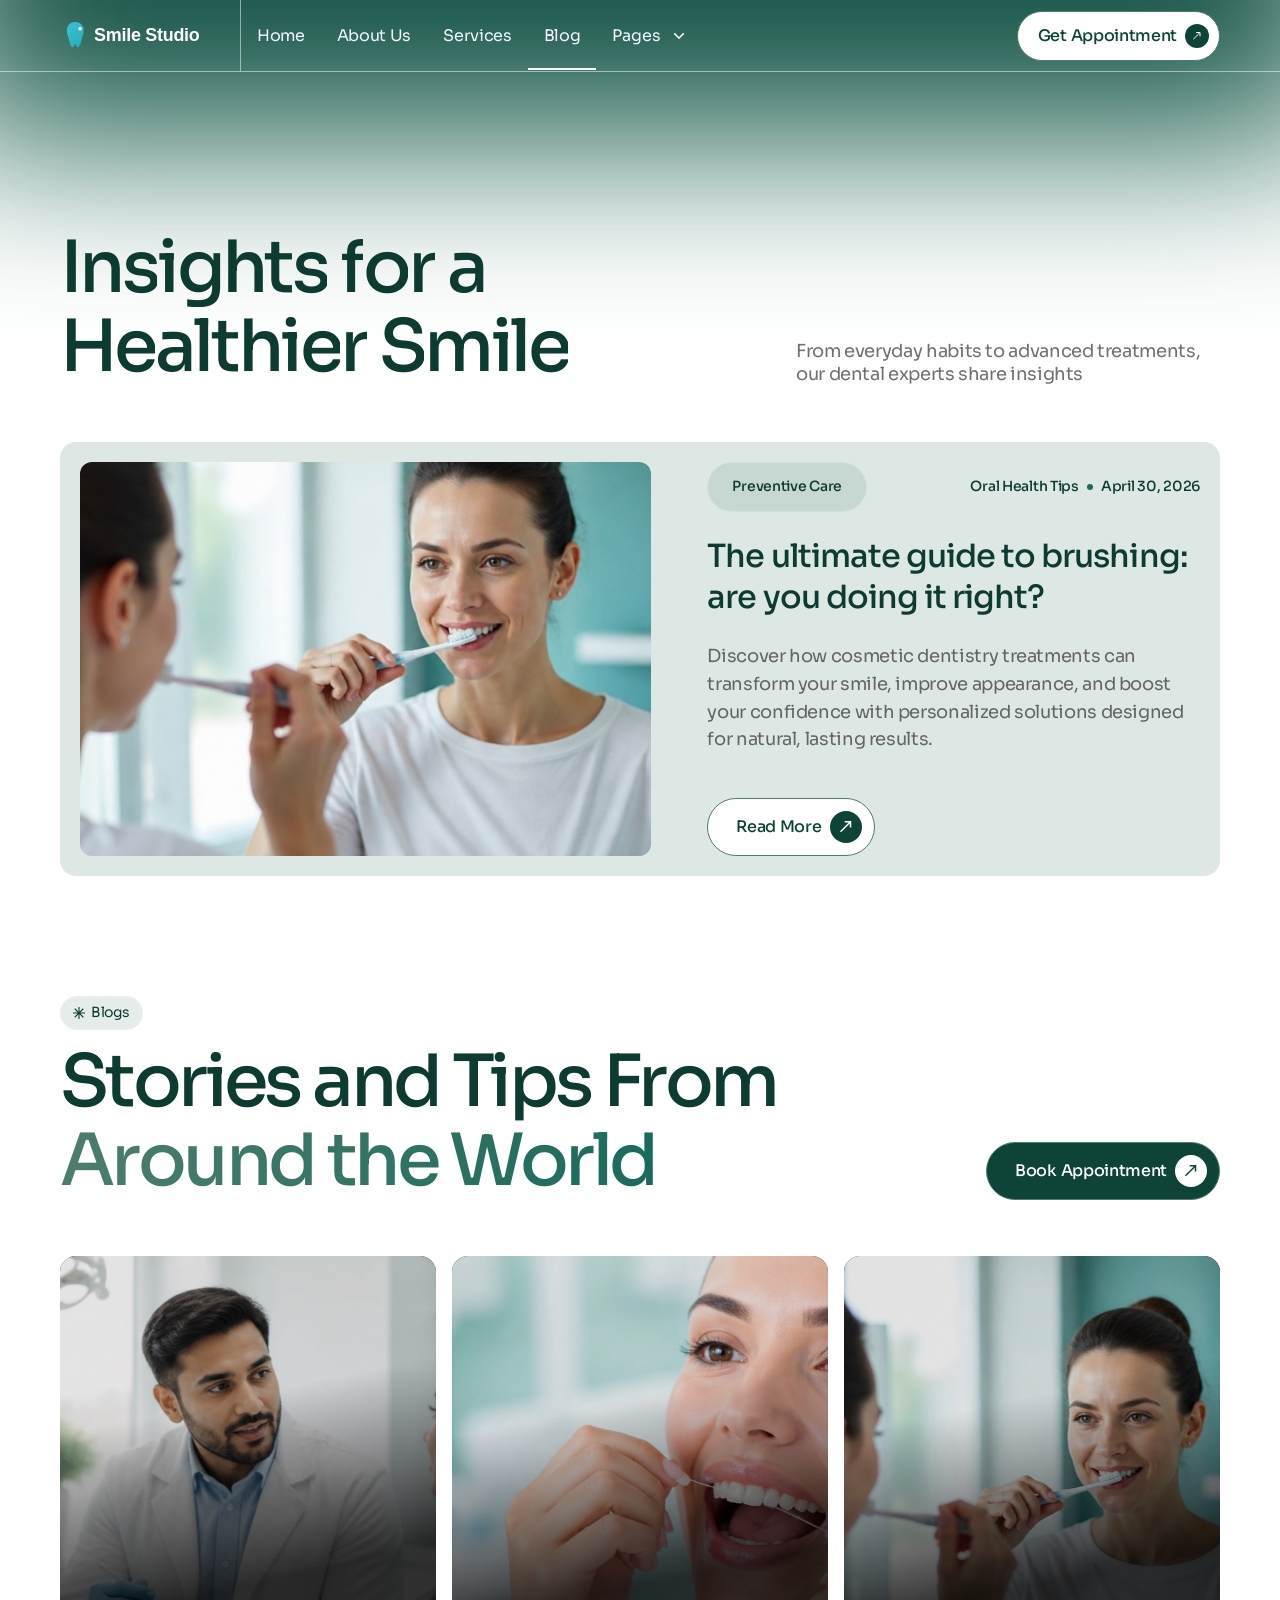
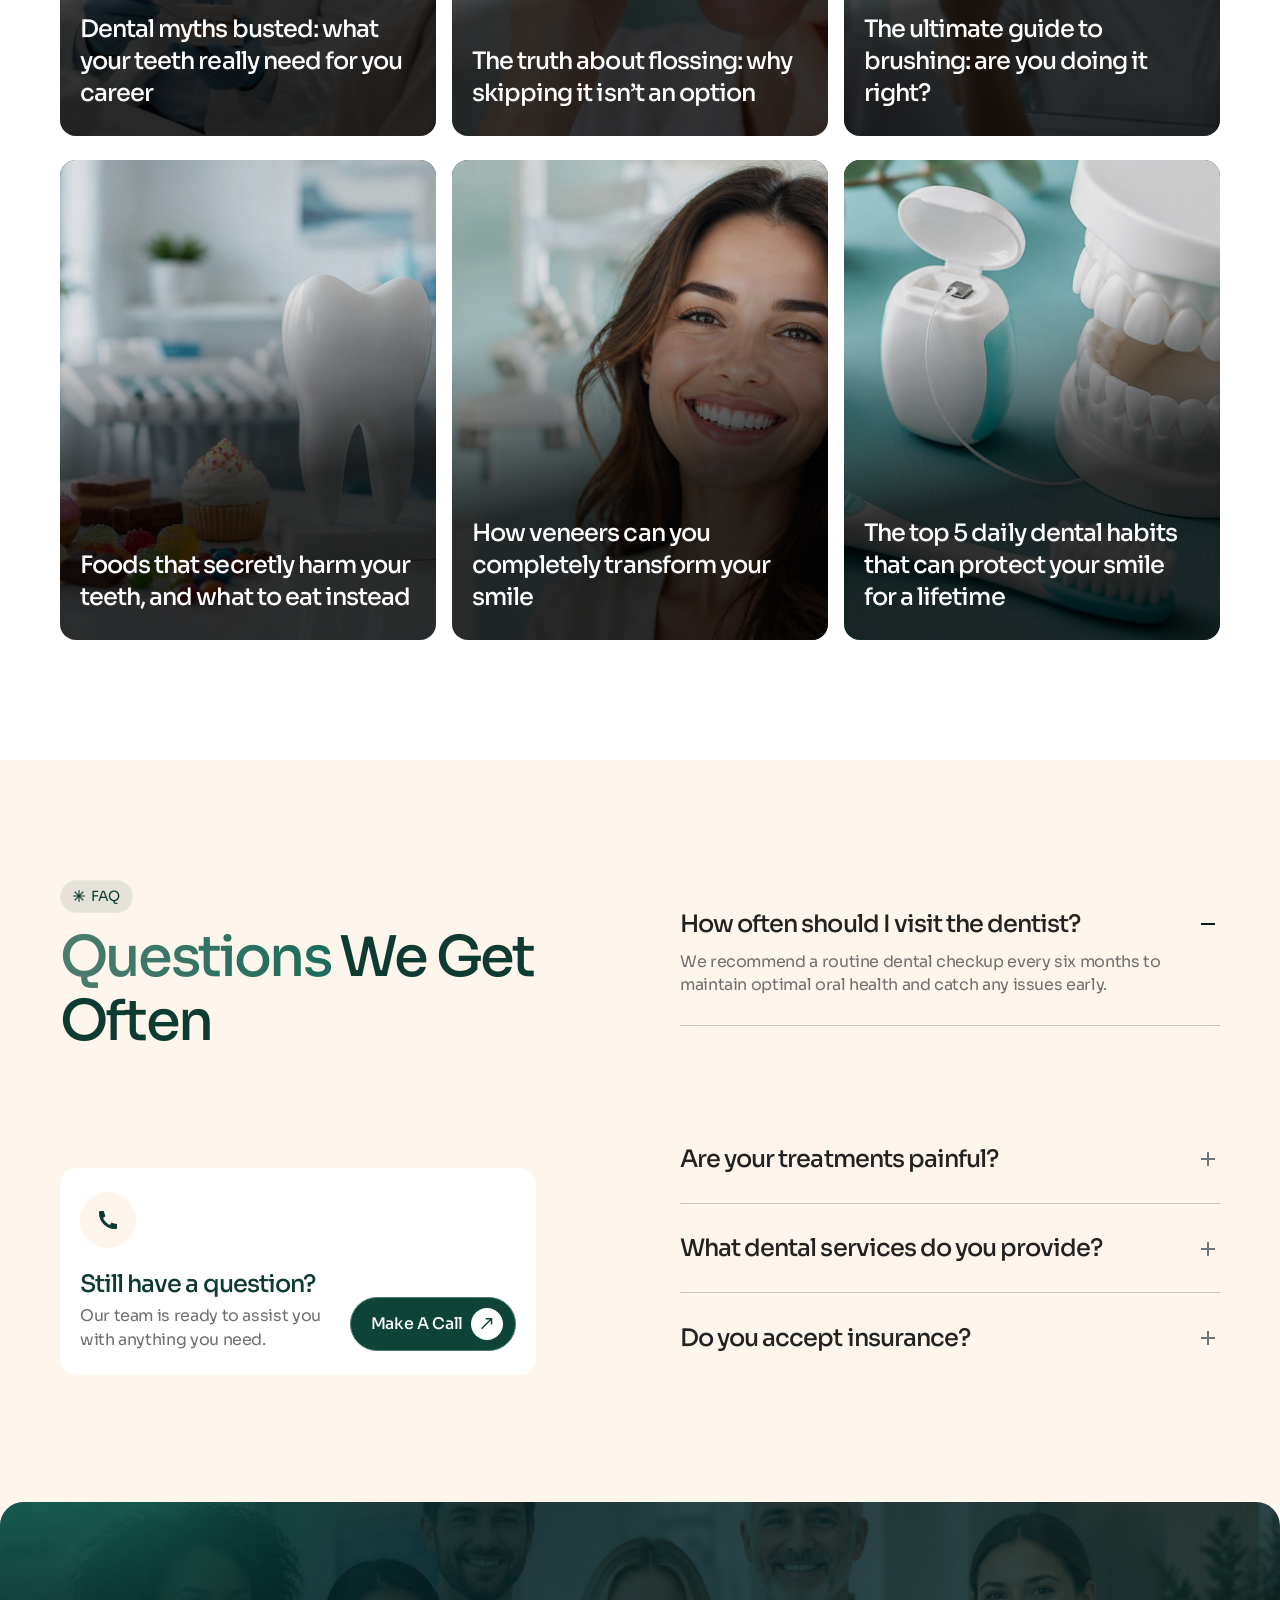
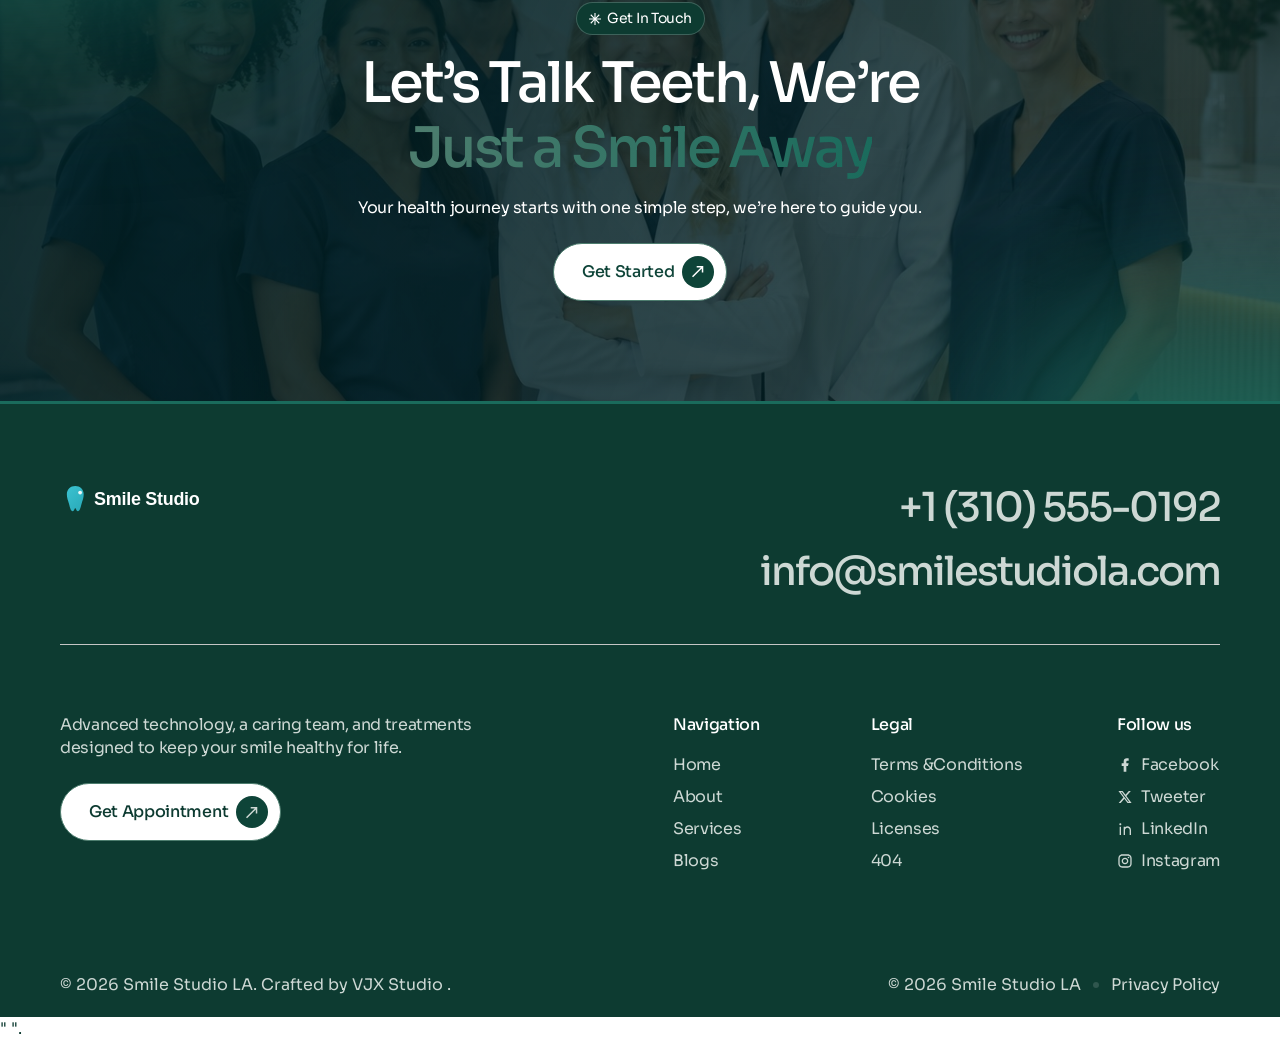
<file: blog.html>
<!DOCTYPE html>
<html lang="en">
    <head>
        <meta charset="utf-8"/>
        <title>Dental Health Blog | Smile Studio LA</title>
        <meta content="Smile Studio LA is a modern dental clinic offering gentle, expert care , from preventive checkups and cosmetic dentistry to restorative treatments and orthodontics. Book your visit today." name="description"/>
        <meta content="Dental Health Blog | Smile Studio LA" property="og:title"/>
        <meta content="Smile Studio LA is a modern dental clinic offering gentle, expert care , from preventive checkups and cosmetic dentistry to restorative treatments and orthodontics. Book your visit today." property="og:description"/>
        <meta content="assets/img/gen_dentist-examining-patients-teeth-close-up_1.jpg" property="og:image"/>
        <meta content="Dental Health Blog | Smile Studio LA" name="twitter:title"/>
        <meta content="Smile Studio LA is a modern dental clinic offering gentle, expert care , from preventive checkups and cosmetic dentistry to restorative treatments and orthodontics. Book your visit today." name="twitter:description"/>
        <meta content="assets/img/gen_dentist-examining-patients-teeth-close-up_1.jpg" name="twitter:image"/>
        <meta property="og:type" content="website"/>
        <meta content="summary_large_image" name="twitter:card"/>
        <meta content="width=device-width, initial-scale=1" name="viewport"/>
        <link href="assets/css/smile-studio.css?v=20260614f" rel="stylesheet" type="text/css"/>
        <link href="assets/css/fonts.css" rel="stylesheet" type="text/css"/>
        <style>
            /* --- Lenis Smooth Scrolling --- */
            html.lenis, html.lenis body {
                height: auto;
            }
            .lenis.lenis-smooth {
                scroll-behavior: auto !important;
            }
            .lenis.lenis-smooth [data-lenis-prevent] {
                overscroll-behavior: contain;
            }
            .lenis.lenis-stopped {
                overflow: hidden;
            }
            .lenis.lenis-locked {
                overflow: hidden;
            }
        </style>
        <link href="assets/css/fonts.css" rel="stylesheet" type="text/css"/>
        <script type="text/javascript">
            !function(o, c) {
                var n = c.documentElement
                  , t = " w-mod-";
                n.className += t + "js",
                ("ontouchstart"in o || o.DocumentTouch && c instanceof DocumentTouch) && (n.className += t + "touch")
            }(window, document);
        </script>
        <link href="assets/img/favicon.svg" rel="shortcut icon" type="image/x-icon"/>
        <link href="assets/img/webclip.png" rel="apple-touch-icon"/>
        <!-- SGAP cdn -->
        <script src="assets/js/gsap.min.js"></script>
        <script src="assets/js/ScrollTrigger.min.js"></script>
    </head>
    <body>
        <div class="page-wrapper">
            <div data-collapse="medium" data-animation="default" data-duration="400" fs-scrolldisable-element="smart-nav" data-easing="ease" data-easing2="ease" role="banner" class="navbar_wrap w-nav">
                <div class="navbar_container">
                    <a href="index.html" class="navbar_logo w-nav-brand">
                        <img loading="eager" src="assets/img/smile-studio-logo-dark.svg" alt="Smile Studio logo" class="logo_image"/>
                    </a>
                    <div class="navbar-content_wrap">
                        <nav role="navigation" class="navbar_menu w-nav-menu">
                            <a href="index.html" class="navbar_link w-inline-block">
                                <div>Home</div>
                            </a>
                            <a href="about.html" class="navbar_link w-inline-block">
                                <div>About Us</div>
                            </a>
                            <a href="service.html" class="navbar_link w-inline-block">
                                <div>Services</div>
                            </a>
                            <a href="blog.html" aria-current="page" class="navbar_link w-inline-block w--current">
                                <div>Blog</div>
                            </a>
                            <div data-delay="200" data-hover="false" class="navbar_dropdown w-dropdown">
                                <div class="navbar-dropdown_toggle w-dropdown-toggle">
                                    <div>Pages</div>
                                    <div class="dropdown_chevron">
                                        <svg xmlns="http://www.w3.org/2000/svg" width="100%" viewBox="0 0 20 20" fill="none" vector-effect="non-scaling-stroke" preserveAspectRatio="none">
                                            <path d="M9.99991 10.9763L14.1247 6.85156L15.3032 8.03007L9.99991 13.3334L4.69666 8.03007L5.87516 6.85156L9.99991 10.9763Z" fill="currentColor"></path>
                                        </svg>
                                    </div>
                                </div>
                                <nav class="navbar-dropdown_list w-dropdown-list">
                                    <div class="navbar-dropdown_wrapper">
                                        <div class="navbar-dropdown_column">
                                            <a href="index.html" data-animation="text-flip" class="navbar-dropdown_link w-inline-block">
                                                <div>Home</div>
                                            </a>
                                            <a href="about.html" data-animation="text-flip" class="navbar-dropdown_link w-inline-block">
                                                <div>About </div>
                                            </a>
                                            <a href="service.html" data-animation="text-flip" class="navbar-dropdown_link w-inline-block">
                                                <div>Services</div>
                                            </a>
                                            <a href="service.html" data-animation="text-flip" class="navbar-dropdown_link w-inline-block">
                                                <div>Services Details</div>
                                            </a>
                                            <a href="about.html" data-animation="text-flip" class="navbar-dropdown_link w-inline-block">
                                                <div>Doctor Details</div>
                                            </a>
                                            <a href="https://smilestudiola.com/booking" data-animation="text-flip" class="navbar-dropdown_link w-inline-block">
                                                <div>Contact Us</div>
                                            </a>
                                        </div>
                                        <div class="navbar-dropdown_column">
                                            <a href="blog.html" data-animation="text-flip" aria-current="page" class="navbar-dropdown_link w-inline-block w--current">
                                                <div>Blogs</div>
                                            </a>
                                            <a href="blog.html" data-animation="text-flip" class="navbar-dropdown_link w-inline-block">
                                                <div>Blog Details</div>
                                            </a>
                                            <a href="privacy.html" data-animation="text-flip" class="navbar-dropdown_link w-inline-block">
                                                <div>Privacy Policy</div>
                                            </a>
                                            <a href="cookies.html" data-animation="text-flip" class="navbar-dropdown_link w-inline-block">
                                                <div>Cookies</div>
                                            </a>
                                            <a href="404.html" data-animation="text-flip" class="navbar-dropdown_link w-inline-block">
                                                <div>404</div>
                                            </a>
                                        </div>
                                        <div class="navbar-dropdown_column">
                                            <a href="terms.html" data-animation="text-flip" class="navbar-dropdown_link w-inline-block">
                                                <div>Terms &amp;Conditions</div>
                                            </a>
                                            <a href="index.html" data-animation="text-flip" class="navbar-dropdown_link w-inline-block">
                                                <div>Styleguide</div>
                                            </a>
                                            <a href="index.html" data-animation="text-flip" class="navbar-dropdown_link w-inline-block">
                                                <div>Instruction</div>
                                            </a>
                                            
                                        </div>
                                    </div>
                                    <div class="navbar-dropdown_bottom">
                                        <p class="dropdown-info_text">
                                            &copy; 2026 Smile Studio LA
                                        </p>
                                        <div class="navbar-dropdown_social">
                                            <a aria-label="social-icon" href="https://www.facebook.com" target="_blank" class="dropdown-social_icon-item w-inline-block">
                                                <svg xmlns="http://www.w3.org/2000/svg" width="100%" viewBox="0 0 16 24" fill="none" class="social_icon is-facebook">
                                                    <path d="M12.2558 5.33333H8.92242C8.30875 5.33333 7.81131 5.8308 7.81131 6.44444V9.77778H12.2558C12.3821 9.77498 12.502 9.83378 12.5771 9.93544C12.6522 10.0371 12.6733 10.1689 12.6335 10.2889L11.8113 12.7333C11.7355 12.9577 11.5259 13.1093 11.2891 13.1111H7.81131V21.4444C7.81131 21.7512 7.56253 22 7.25575 22H4.47798C4.17116 22 3.92242 21.7512 3.92242 21.4444V13.1111H2.25575C1.94893 13.1111 1.7002 12.8623 1.7002 12.5556V10.3333C1.7002 10.0266 1.94893 9.77778 2.25575 9.77778H3.92242V6.44444C3.92242 3.98984 5.9123 2 8.36687 2H12.2558C12.5625 2 12.8113 2.24873 12.8113 2.55556V4.77778C12.8113 5.0846 12.5625 5.33333 12.2558 5.33333Z" fill="currentColor"></path>
                                                </svg>
                                            </a>
                                            <a aria-label="social-icon" href="https://www.instagram.com" target="_blank" class="dropdown-social_icon-item w-inline-block">
                                                <svg xmlns="http://www.w3.org/2000/svg" width="100%" viewBox="0 0 26 24" fill="none">
                                                    <path fill-rule="evenodd" clip-rule="evenodd" d="M17.8194 2H8.93056C5.86231 2 3.375 4.48731 3.375 7.55556V16.4444C3.375 19.5127 5.86231 22 8.93056 22H17.8194C20.8876 22 23.375 19.5127 23.375 16.4444V7.55556C23.375 4.48731 20.8876 2 17.8194 2ZM21.4305 16.4444C21.4244 18.4362 19.8112 20.0494 17.8194 20.0556H8.93056C6.93873 20.0494 5.32555 18.4362 5.31945 16.4444V7.55556C5.32555 5.56372 6.93873 3.95054 8.93056 3.94444H17.8194C19.8112 3.95054 21.4244 5.56372 21.4305 7.55556V16.4444ZM18.6527 7.83333C19.2664 7.83333 19.7638 7.33587 19.7638 6.72222C19.7638 6.10858 19.2664 5.61111 18.6527 5.61111C18.0391 5.61111 17.5416 6.10858 17.5416 6.72222C17.5416 7.33587 18.0391 7.83333 18.6527 7.83333ZM13.375 7C10.6136 7 8.375 9.23858 8.375 12C8.375 14.7614 10.6136 17 13.375 17C16.1364 17 18.375 14.7614 18.375 12C18.378 10.673 17.8521 9.39952 16.9137 8.4612C15.9754 7.52288 14.702 6.99704 13.375 7ZM10.3194 12C10.3194 13.6876 11.6874 15.0556 13.375 15.0556C15.0625 15.0556 16.4305 13.6876 16.4305 12C16.4305 10.3124 15.0625 8.94444 13.375 8.94444C11.6874 8.94444 10.3194 10.3124 10.3194 12Z" fill="currentColor"></path>
                                                </svg>
                                            </a>
                                            <a aria-label="social-icon" href="https://www.twitter.com" target="_blank" class="dropdown-social_icon-item w-inline-block">
                                                <svg xmlns="http://www.w3.org/2000/svg" width="100%" viewBox="0 0 31 24" fill="none">
                                                    <path d="M26.3412 4.89857C25.7342 5.7084 25.0003 6.41482 24.168 6.99055C24.168 7.20209 24.168 7.41363 24.168 7.63694C24.1747 11.4786 22.6402 15.1622 19.9085 17.8621C17.1767 20.562 13.4764 22.0522 9.63693 21.9986C7.41724 22.0061 5.22597 21.4993 3.23479 20.5178C3.12742 20.4709 3.05817 20.3647 3.05858 20.2475V20.1182C3.05858 19.9494 3.19533 19.8127 3.36401 19.8127C5.54591 19.7407 7.64996 18.9842 9.37849 17.6502C7.40357 17.6104 5.62665 16.4404 4.80889 14.6415C4.76759 14.5433 4.78044 14.4305 4.84283 14.3441C4.90521 14.2577 5.0081 14.2101 5.11431 14.2185C5.71453 14.2787 6.32076 14.2229 6.89987 14.0539C4.71972 13.6013 3.08157 11.7914 2.84713 9.5761C2.8388 9.46982 2.88642 9.36694 2.9728 9.30446C3.05917 9.24211 3.17181 9.22917 3.27003 9.2706C3.85508 9.52877 4.48665 9.66472 5.12606 9.67008C3.21573 8.4163 2.39059 6.03145 3.11731 3.86435C3.19233 3.65377 3.37256 3.4982 3.59176 3.45483C3.81095 3.41144 4.03681 3.48665 4.1863 3.6528C6.76417 6.39642 10.3062 8.03133 14.0655 8.21281C13.9693 7.82858 13.922 7.43369 13.9246 7.03755C13.9598 4.96043 15.245 3.11008 17.1786 2.35277C19.112 1.59548 21.3113 2.08109 22.7467 3.58228C23.725 3.39589 24.6709 3.06726 25.5542 2.60681C25.6189 2.56642 25.7009 2.56642 25.7657 2.60681C25.806 2.67155 25.806 2.75362 25.7657 2.81836C25.3378 3.79807 24.6151 4.61977 23.6982 5.16888C24.5011 5.07577 25.2898 4.88637 26.0476 4.60477C26.1114 4.56134 26.1952 4.56134 26.259 4.60477C26.3125 4.62921 26.3525 4.67597 26.3683 4.73258C26.3841 4.7892 26.3742 4.84992 26.3412 4.89857Z" fill="currentColor"></path>
                                                </svg>
                                            </a>
                                        </div>
                                    </div>
                                </nav>
                            </div>
                        </nav>
                        <div class="navbar-button_wrapper">
                            <div class="navbar_button hide-mobile">
                                <div class="button-container">
                                    <a data-wf--button-primary--variant="light-small" href="https://smilestudiola.com/booking" class="button_primary w-variant-fb89ee7f-8db1-8e54-55c6-075f0151c951 w-inline-block">
                                        <div class="button_inner">
                                            <div class="button-text_wrap">
                                                <div class="button_text">Get Appointment</div>
                                            </div>
                                            <div class="button-icon_group w-variant-fb89ee7f-8db1-8e54-55c6-075f0151c951">
                                                <div class="button-icon_wrap w-variant-fb89ee7f-8db1-8e54-55c6-075f0151c951">
                                                    <svg xmlns="http://www.w3.org/2000/svg" width="100%" viewBox="0 0 12 12" fill="none" vector-effect="non-scaling-stroke" preserveAspectRatio="none">
                                                        <path d="M4.70139 0.75L10.5303 0.750201L10.5303 6.55165M0.530334 10.75L10.2896 0.990932" stroke="currentColor" stroke-width="1.5"></path>
                                                    </svg>
                                                </div>
                                                <div class="button-icon_wrap w-variant-fb89ee7f-8db1-8e54-55c6-075f0151c951 is-hover">
                                                    <svg xmlns="http://www.w3.org/2000/svg" width="100%" viewBox="0 0 12 12" fill="none" vector-effect="non-scaling-stroke" preserveAspectRatio="none">
                                                        <path d="M4.70139 0.75L10.5303 0.750201L10.5303 6.55165M0.530334 10.75L10.2896 0.990932" stroke="currentColor" stroke-width="1.5"></path>
                                                    </svg>
                                                </div>
                                            </div>
                                        </div>
                                    </a>
                                </div>
                            </div>
                            <div class="navbar-toggler-button w-nav-button">
                                <div class="navbar-toggle_icon">
                                    <div class="navbar-toggler_bar_top"></div>
                                    <div class="navbar-toggler_bar-middle">
                                        <div class="navbar-toggler_bar-middle_inner"></div>
                                    </div>
                                    <div class="navbar_toggler-bar-bottom"></div>
                                </div>
                            </div>
                        </div>
                    </div>
                </div>
            </div>
            <main class="main-wrapper">
                <header class="section_hero">
                    <div class="section-padding padding-hero bottom-none">
                        <div class="container">
                            <div class="section_component">
                                <div class="margin-bottom margin-56px">
                                    <div class="blog_header">
                                        <h1 hero-text-split="" data-w-id="2302474f-6bba-a7ff-4dba-3e5a91ca8caa" style="-webkit-transform:translate3d(0, 25%, 0) scale3d(1, 1, 1) rotateX(0) rotateY(0) rotateZ(0) skew(0, 0);-moz-transform:translate3d(0, 25%, 0) scale3d(1, 1, 1) rotateX(0) rotateY(0) rotateZ(0) skew(0, 0);-ms-transform:translate3d(0, 25%, 0) scale3d(1, 1, 1) rotateX(0) rotateY(0) rotateZ(0) skew(0, 0);transform:translate3d(0, 25%, 0) scale3d(1, 1, 1) rotateX(0) rotateY(0) rotateZ(0) skew(0, 0);opacity:0">Insights for a Healthier Smile</h1>
                                        <div id="w-node-_2302474f-6bba-a7ff-4dba-3e5a91ca8cac-965ec343" class="blog-header_para">
                                            <p data-w-id="2302474f-6bba-a7ff-4dba-3e5a91ca8cad" style="-webkit-transform:translate3d(0, 25%, 0) scale3d(1, 1, 1) rotateX(0) rotateY(0) rotateZ(0) skew(0, 0);-moz-transform:translate3d(0, 25%, 0) scale3d(1, 1, 1) rotateX(0) rotateY(0) rotateZ(0) skew(0, 0);-ms-transform:translate3d(0, 25%, 0) scale3d(1, 1, 1) rotateX(0) rotateY(0) rotateZ(0) skew(0, 0);transform:translate3d(0, 25%, 0) scale3d(1, 1, 1) rotateX(0) rotateY(0) rotateZ(0) skew(0, 0);opacity:0" class="body-text-18px">From everyday habits to advanced treatments, our dental experts share insights </p>
                                        </div>
                                    </div>
                                </div>
                                <div class="blog_element">
                                    <div class="w-dyn-list">
                                        <div role="list" class="w-dyn-items">
                                            <div role="listitem" class="w-dyn-item">
                                                <div data-w-id="f8ffd085-611f-daf7-4a70-712769d2ff5f" style="-webkit-transform:translate3d(0, 25%, 0) scale3d(1, 1, 1) rotateX(0) rotateY(0) rotateZ(0) skew(0, 0);-moz-transform:translate3d(0, 25%, 0) scale3d(1, 1, 1) rotateX(0) rotateY(0) rotateZ(0) skew(0, 0);-ms-transform:translate3d(0, 25%, 0) scale3d(1, 1, 1) rotateX(0) rotateY(0) rotateZ(0) skew(0, 0);transform:translate3d(0, 25%, 0) scale3d(1, 1, 1) rotateX(0) rotateY(0) rotateZ(0) skew(0, 0);opacity:0" class="feature_blog">
                                                    <a aria-label="feature-blog-link" data-w-id="e648eab7-213c-2ade-0555-73a5a8607885" href="blog.html" class="feature-blog_image-wrap w-inline-block">
                                                        <div class="image-animation-trigger">
                                                            <div style="-webkit-transform:translate3d(0, 0, 0) scale3d(1, 1, 1) rotateX(0) rotateY(0) rotateZ(0) skew(0, 0);-moz-transform:translate3d(0, 0, 0) scale3d(1, 1, 1) rotateX(0) rotateY(0) rotateZ(0) skew(0, 0);-ms-transform:translate3d(0, 0, 0) scale3d(1, 1, 1) rotateX(0) rotateY(0) rotateZ(0) skew(0, 0);transform:translate3d(0, 0, 0) scale3d(1, 1, 1) rotateX(0) rotateY(0) rotateZ(0) skew(0, 0)" class="image-animation-scale">
                                                                <img src="assets/img/gen_blog-image-4.jpg" loading="lazy" style="-webkit-transform:translate3d(0, 0, 0) scale3d(1.5, 1.5, 1) rotateX(0) rotateY(0) rotateZ(0) skew(0, 0);-moz-transform:translate3d(0, 0, 0) scale3d(1.5, 1.5, 1) rotateX(0) rotateY(0) rotateZ(0) skew(0, 0);-ms-transform:translate3d(0, 0, 0) scale3d(1.5, 1.5, 1) rotateX(0) rotateY(0) rotateZ(0) skew(0, 0);transform:translate3d(0, 0, 0) scale3d(1.5, 1.5, 1) rotateX(0) rotateY(0) rotateZ(0) skew(0, 0);" data-w-id="2677f78a-9aa8-f7a1-dcc6-f54a9eb50a6a" alt="" sizes="100vw" srcset="assets/img/gen_blog-image-4.jpg 500w, assets/img/gen_blog-image-4.jpg 800w, assets/img/gen_blog-image-4.jpg 1080w, assets/img/gen_blog-image-4.jpg 1600w, assets/img/gen_blog-image-4.jpg 1620w" class="feature-blog_image"/>
                                                            </div>
                                                        </div>
                                                    </a>
                                                    <div class="feature-blog_content">
                                                        <div class="feature-blog_content-inner">
                                                            <div class="margin-bottom margin-24px">
                                                                <div class="feature-blog_header">
                                                                    <div class="feature-blog_tag">
                                                                        <div>Preventive Care</div>
                                                                    </div>
                                                                    <div class="feature-blog_info">
                                                                        <div class="feature-blog_info-text">Oral Health Tips</div>
                                                                        <div class="feature-blog_info-divider"></div>
                                                                        <div class="feature-blog_info-text">April 30, 2026</div>
                                                                    </div>
                                                                </div>
                                                            </div>
                                                            <div class="margin-bottom margin-24px">
                                                                <a aria-label="feature-blog-link" href="blog.html" class="feature-blog_title-wrap w-inline-block">
                                                                    <h2 class="feature-blog_title">The ultimate guide to brushing: are you doing it right?</h2>
                                                                </a>
                                                            </div>
                                                            <p class="feature-blog_text">Discover how cosmetic dentistry treatments can transform your smile, improve appearance, and boost your confidence with personalized solutions designed for natural, lasting results.</p>
                                                        </div>
                                                        <div class="feature-blog_button">
                                                            <a data-wf--button-primary--variant="light" href="blog.html" class="button_primary w-variant-62db4792-8717-dbe8-e811-0d36eb02f9ec w-inline-block">
                                                                <div class="button_inner">
                                                                    <div class="button-text_wrap">
                                                                        <div class="button_text">Read More</div>
                                                                    </div>
                                                                    <div class="button-icon_group w-variant-62db4792-8717-dbe8-e811-0d36eb02f9ec">
                                                                        <div class="button-icon_wrap">
                                                                            <svg xmlns="http://www.w3.org/2000/svg" width="100%" viewBox="0 0 12 12" fill="none" vector-effect="non-scaling-stroke" preserveAspectRatio="none">
                                                                                <path d="M4.70139 0.75L10.5303 0.750201L10.5303 6.55165M0.530334 10.75L10.2896 0.990932" stroke="currentColor" stroke-width="1.5"></path>
                                                                            </svg>
                                                                        </div>
                                                                        <div class="button-icon_wrap is-hover">
                                                                            <svg xmlns="http://www.w3.org/2000/svg" width="100%" viewBox="0 0 12 12" fill="none" vector-effect="non-scaling-stroke" preserveAspectRatio="none">
                                                                                <path d="M4.70139 0.75L10.5303 0.750201L10.5303 6.55165M0.530334 10.75L10.2896 0.990932" stroke="currentColor" stroke-width="1.5"></path>
                                                                            </svg>
                                                                        </div>
                                                                    </div>
                                                                </div>
                                                            </a>
                                                        </div>
                                                    </div>
                                                </div>
                                            </div>
                                        </div>
                                    </div>
                                </div>
                            </div>
                        </div>
                    </div>
                    <div class="hero_gradient"></div>
                </header>
                <section class="section_blog">
                    <div class="section-padding padding-120x120">
                        <div class="container">
                            <div class="section_component">
                                <div class="margin-bottom margin-56px">
                                    <div class="blog_header is-blog">
                                        <div class="blog-header_conten">
                                            <div data-w-id="b62c61d9-7a76-dfb9-82e2-fb5fc4d55c2e" style="-webkit-transform:translate3d(0, 25%, 0) scale3d(1, 1, 1) rotateX(0) rotateY(0) rotateZ(0) skew(0, 0);-moz-transform:translate3d(0, 25%, 0) scale3d(1, 1, 1) rotateX(0) rotateY(0) rotateZ(0) skew(0, 0);-ms-transform:translate3d(0, 25%, 0) scale3d(1, 1, 1) rotateX(0) rotateY(0) rotateZ(0) skew(0, 0);transform:translate3d(0, 25%, 0) scale3d(1, 1, 1) rotateX(0) rotateY(0) rotateZ(0) skew(0, 0);opacity:0" class="margin-bottom margin-12px">
                                                <div class="section_tag">
                                                    <div class="icon_wrap is-small">
                                                        <svg xmlns="http://www.w3.org/2000/svg" width="100%" viewBox="0 0 12 12" fill="none" vector-effect="non-scaling-stroke" preserveAspectRatio="none">
                                                            <path d="M12 5.45455H7.31455L10.6255 2.14364L9.85636 1.37455L6.54545 4.68545V0H5.45455V4.68545L2.14364 1.37455L1.37455 2.14364L4.68545 5.45455H0V6.54545H4.68545L1.37455 9.85636L2.14364 10.6255L5.45455 7.31455V12H6.54545V7.31455L9.85636 10.6255L10.6255 9.85636L7.31455 6.54545H12V5.45455Z" fill="currentColor"></path>
                                                        </svg>
                                                    </div>
                                                    <div>Blogs</div>
                                                </div>
                                            </div>
                                            <h1 data-w-id="c32f64b1-f80e-fd86-d9f9-b03e6561da0c" style="-webkit-transform:translate3d(0, 25%, 0) scale3d(1, 1, 1) rotateX(0) rotateY(0) rotateZ(0) skew(0, 0);-moz-transform:translate3d(0, 25%, 0) scale3d(1, 1, 1) rotateX(0) rotateY(0) rotateZ(0) skew(0, 0);-ms-transform:translate3d(0, 25%, 0) scale3d(1, 1, 1) rotateX(0) rotateY(0) rotateZ(0) skew(0, 0);transform:translate3d(0, 25%, 0) scale3d(1, 1, 1) rotateX(0) rotateY(0) rotateZ(0) skew(0, 0);opacity:0">
                                                Stories and Tips From <span class="text-highlighted">Around the World</span>
                                            </h1>
                                        </div>
                                        <div id="w-node-f0574d8d-d7db-5d0b-1fe7-ab60f4e5adac-965ec343" data-w-id="f0574d8d-d7db-5d0b-1fe7-ab60f4e5adac" style="-webkit-transform:translate3d(0, 25%, 0) scale3d(1, 1, 1) rotateX(0) rotateY(0) rotateZ(0) skew(0, 0);-moz-transform:translate3d(0, 25%, 0) scale3d(1, 1, 1) rotateX(0) rotateY(0) rotateZ(0) skew(0, 0);-ms-transform:translate3d(0, 25%, 0) scale3d(1, 1, 1) rotateX(0) rotateY(0) rotateZ(0) skew(0, 0);transform:translate3d(0, 25%, 0) scale3d(1, 1, 1) rotateX(0) rotateY(0) rotateZ(0) skew(0, 0);opacity:0" class="blog-header_button">
                                            <a data-wf--button-primary--variant="base" href="https://smilestudiola.com/booking" class="button_primary w-inline-block">
                                                <div class="button_inner">
                                                    <div class="button-text_wrap">
                                                        <div class="button_text">Book Appointment</div>
                                                    </div>
                                                    <div class="button-icon_group">
                                                        <div class="button-icon_wrap">
                                                            <svg xmlns="http://www.w3.org/2000/svg" width="100%" viewBox="0 0 12 12" fill="none" vector-effect="non-scaling-stroke" preserveAspectRatio="none">
                                                                <path d="M4.70139 0.75L10.5303 0.750201L10.5303 6.55165M0.530334 10.75L10.2896 0.990932" stroke="currentColor" stroke-width="1.5"></path>
                                                            </svg>
                                                        </div>
                                                        <div class="button-icon_wrap is-hover">
                                                            <svg xmlns="http://www.w3.org/2000/svg" width="100%" viewBox="0 0 12 12" fill="none" vector-effect="non-scaling-stroke" preserveAspectRatio="none">
                                                                <path d="M4.70139 0.75L10.5303 0.750201L10.5303 6.55165M0.530334 10.75L10.2896 0.990932" stroke="currentColor" stroke-width="1.5"></path>
                                                            </svg>
                                                        </div>
                                                    </div>
                                                </div>
                                            </a>
                                        </div>
                                    </div>
                                </div>
                                <div class="w-dyn-list">
                                    <div role="list" class="blog_list w-dyn-items">
                                        <div role="listitem" class="w-dyn-item">
                                            <a href="blog.html" class="blog_item w-inline-block">
                                                <div class="blog-content_wrap">
                                                    <div class="blog-item_content">
                                                        <div class="blog-item_content-inner">
                                                            <h2 class="blog-item_title">Dental myths busted: what your teeth really need for you career</h2>
                                                            <div class="blog-item_cta">
                                                                <div>Read More</div>
                                                                <div class="blog-item_icon-wrap">
                                                                    <svg xmlns="http://www.w3.org/2000/svg" width="100%" viewBox="0 0 20 20" fill="none" vector-effect="non-scaling-stroke" preserveAspectRatio="none">
                                                                        <path d="M9.17105 5L15 5.0002L15 10.8016M5 15L14.7593 5.24093" stroke="currentColor" stroke-width="1.5"></path>
                                                                    </svg>
                                                                </div>
                                                            </div>
                                                        </div>
                                                    </div>
                                                </div>
                                                <div class="blog-item_image-wrap">
                                                    <img src="assets/img/gen_blog-image-6.jpg" loading="lazy" alt="" sizes="100vw" srcset="assets/img/gen_blog-image-6.jpg 500w, assets/img/gen_blog-image-6.jpg 800w, assets/img/gen_blog-image-6.jpg 1080w, assets/img/gen_blog-image-6.jpg 1600w, assets/img/gen_blog-image-6.jpg 1620w" class="blog-item_image"/>
                                                </div>
                                            </a>
                                        </div>
                                        <div role="listitem" class="w-dyn-item">
                                            <a href="blog.html" class="blog_item w-inline-block">
                                                <div class="blog-content_wrap">
                                                    <div class="blog-item_content">
                                                        <div class="blog-item_content-inner">
                                                            <h2 class="blog-item_title">The truth about flossing: why skipping it isn’t an option</h2>
                                                            <div class="blog-item_cta">
                                                                <div>Read More</div>
                                                                <div class="blog-item_icon-wrap">
                                                                    <svg xmlns="http://www.w3.org/2000/svg" width="100%" viewBox="0 0 20 20" fill="none" vector-effect="non-scaling-stroke" preserveAspectRatio="none">
                                                                        <path d="M9.17105 5L15 5.0002L15 10.8016M5 15L14.7593 5.24093" stroke="currentColor" stroke-width="1.5"></path>
                                                                    </svg>
                                                                </div>
                                                            </div>
                                                        </div>
                                                    </div>
                                                </div>
                                                <div class="blog-item_image-wrap">
                                                    <img src="assets/img/gen_blog-image-5.jpg" loading="lazy" alt="" sizes="100vw" srcset="assets/img/gen_blog-image-5.jpg 500w, assets/img/gen_blog-image-5.jpg 800w, assets/img/gen_blog-image-5.jpg 1080w, assets/img/gen_blog-image-5.jpg 1600w, assets/img/gen_blog-image-5.jpg 1620w" class="blog-item_image"/>
                                                </div>
                                            </a>
                                        </div>
                                        <div role="listitem" class="w-dyn-item">
                                            <a href="blog.html" class="blog_item w-inline-block">
                                                <div class="blog-content_wrap">
                                                    <div class="blog-item_content">
                                                        <div class="blog-item_content-inner">
                                                            <h2 class="blog-item_title">The ultimate guide to brushing: are you doing it right?</h2>
                                                            <div class="blog-item_cta">
                                                                <div>Read More</div>
                                                                <div class="blog-item_icon-wrap">
                                                                    <svg xmlns="http://www.w3.org/2000/svg" width="100%" viewBox="0 0 20 20" fill="none" vector-effect="non-scaling-stroke" preserveAspectRatio="none">
                                                                        <path d="M9.17105 5L15 5.0002L15 10.8016M5 15L14.7593 5.24093" stroke="currentColor" stroke-width="1.5"></path>
                                                                    </svg>
                                                                </div>
                                                            </div>
                                                        </div>
                                                    </div>
                                                </div>
                                                <div class="blog-item_image-wrap">
                                                    <img src="assets/img/gen_blog-image-4.jpg" loading="lazy" alt="" sizes="100vw" srcset="assets/img/gen_blog-image-4.jpg 500w, assets/img/gen_blog-image-4.jpg 800w, assets/img/gen_blog-image-4.jpg 1080w, assets/img/gen_blog-image-4.jpg 1600w, assets/img/gen_blog-image-4.jpg 1620w" class="blog-item_image"/>
                                                </div>
                                            </a>
                                        </div>
                                        <div role="listitem" class="w-dyn-item">
                                            <a href="blog.html" class="blog_item w-inline-block">
                                                <div class="blog-content_wrap">
                                                    <div class="blog-item_content">
                                                        <div class="blog-item_content-inner">
                                                            <h2 class="blog-item_title">Foods that secretly harm your teeth, and what to eat instead</h2>
                                                            <div class="blog-item_cta">
                                                                <div>Read More</div>
                                                                <div class="blog-item_icon-wrap">
                                                                    <svg xmlns="http://www.w3.org/2000/svg" width="100%" viewBox="0 0 20 20" fill="none" vector-effect="non-scaling-stroke" preserveAspectRatio="none">
                                                                        <path d="M9.17105 5L15 5.0002L15 10.8016M5 15L14.7593 5.24093" stroke="currentColor" stroke-width="1.5"></path>
                                                                    </svg>
                                                                </div>
                                                            </div>
                                                        </div>
                                                    </div>
                                                </div>
                                                <div class="blog-item_image-wrap">
                                                    <img src="assets/img/gen_blog-image-3.jpg" loading="lazy" alt="" sizes="100vw" srcset="assets/img/gen_blog-image-3.jpg 500w, assets/img/gen_blog-image-3.jpg 800w, assets/img/gen_blog-image-3.jpg 1080w, assets/img/gen_blog-image-3.jpg 1600w, assets/img/gen_blog-image-3.jpg 1620w" class="blog-item_image"/>
                                                </div>
                                            </a>
                                        </div>
                                        <div role="listitem" class="w-dyn-item">
                                            <a href="blog.html" class="blog_item w-inline-block">
                                                <div class="blog-content_wrap">
                                                    <div class="blog-item_content">
                                                        <div class="blog-item_content-inner">
                                                            <h2 class="blog-item_title">How veneers can you completely transform your smile</h2>
                                                            <div class="blog-item_cta">
                                                                <div>Read More</div>
                                                                <div class="blog-item_icon-wrap">
                                                                    <svg xmlns="http://www.w3.org/2000/svg" width="100%" viewBox="0 0 20 20" fill="none" vector-effect="non-scaling-stroke" preserveAspectRatio="none">
                                                                        <path d="M9.17105 5L15 5.0002L15 10.8016M5 15L14.7593 5.24093" stroke="currentColor" stroke-width="1.5"></path>
                                                                    </svg>
                                                                </div>
                                                            </div>
                                                        </div>
                                                    </div>
                                                </div>
                                                <div class="blog-item_image-wrap">
                                                    <img src="assets/img/gen_blog-image-2.jpg" loading="lazy" alt="" sizes="100vw" srcset="assets/img/gen_blog-image-2.jpg 500w, assets/img/gen_blog-image-2.jpg 800w, assets/img/gen_blog-image-2.jpg 1080w, assets/img/gen_blog-image-2.jpg 1600w, assets/img/gen_blog-image-2.jpg 1620w" class="blog-item_image"/>
                                                </div>
                                            </a>
                                        </div>
                                        <div role="listitem" class="w-dyn-item">
                                            <a href="blog.html" class="blog_item w-inline-block">
                                                <div class="blog-content_wrap">
                                                    <div class="blog-item_content">
                                                        <div class="blog-item_content-inner">
                                                            <h2 class="blog-item_title">The top 5 daily dental habits that can protect your smile for a lifetime</h2>
                                                            <div class="blog-item_cta">
                                                                <div>Read More</div>
                                                                <div class="blog-item_icon-wrap">
                                                                    <svg xmlns="http://www.w3.org/2000/svg" width="100%" viewBox="0 0 20 20" fill="none" vector-effect="non-scaling-stroke" preserveAspectRatio="none">
                                                                        <path d="M9.17105 5L15 5.0002L15 10.8016M5 15L14.7593 5.24093" stroke="currentColor" stroke-width="1.5"></path>
                                                                    </svg>
                                                                </div>
                                                            </div>
                                                        </div>
                                                    </div>
                                                </div>
                                                <div class="blog-item_image-wrap">
                                                    <img src="assets/img/gen_blog-image-1.jpg" loading="lazy" alt="" sizes="100vw" srcset="assets/img/gen_blog-image-1.jpg 500w, assets/img/gen_blog-image-1.jpg 800w, assets/img/gen_blog-image-1.jpg 1080w, assets/img/gen_blog-image-1.jpg 1600w, assets/img/gen_blog-image-1.jpg 1620w" class="blog-item_image"/>
                                                </div>
                                            </a>
                                        </div>
                                    </div>
                                </div>
                            </div>
                        </div>
                    </div>
                </section>
                <section class="section_faq">
                    <div class="section-padding padding-120x140">
                        <div class="container">
                            <div class="section_component">
                                <div class="faq-element">
                                    <div id="w-node-_7aff3246-7436-183d-9639-5ab4a844114f-a844114a" class="faq_info">
                                        <div class="faq-info_content">
                                            <div data-w-id="7aff3246-7436-183d-9639-5ab4a8441151" class="margin-bottom margin-12px">
                                                <div class="section_tag">
                                                    <div class="icon_wrap is-small">
                                                        <svg xmlns="http://www.w3.org/2000/svg" width="100%" viewBox="0 0 12 12" fill="none" vector-effect="non-scaling-stroke" preserveAspectRatio="none">
                                                            <path d="M12 5.45455H7.31455L10.6255 2.14364L9.85636 1.37455L6.54545 4.68545V0H5.45455V4.68545L2.14364 1.37455L1.37455 2.14364L4.68545 5.45455H0V6.54545H4.68545L1.37455 9.85636L2.14364 10.6255L5.45455 7.31455V12H6.54545V7.31455L9.85636 10.6255L10.6255 9.85636L7.31455 6.54545H12V5.45455Z" fill="currentColor"></path>
                                                        </svg>
                                                    </div>
                                                    <div>FAQ</div>
                                                </div>
                                            </div>
                                            <div class="margin-bottom margin-16px">
                                                <h2 data-w-id="7aff3246-7436-183d-9639-5ab4a8441155">
                                                    <span class="text-highlighted">Questions </span>
                                                    We Get Often
                                                </h2>
                                            </div>
                                            <p data-w-id="7aff3246-7436-183d-9639-5ab4a8441159" class="body-text-18px">Answers to Your Most Common Questions About Dental Care and Our Services</p>
                                        </div>
                                        <div data-w-id="7aff3246-7436-183d-9639-5ab4a844115b" class="faq_cta">
                                            <div class="faq-cta_icon-wrap">
                                                <svg xmlns="http://www.w3.org/2000/svg" width="100%" viewBox="0 0 24 24" fill="none" vector-effect="non-scaling-stroke" preserveAspectRatio="none" class="faq-cta_icon">
                                                    <path d="M21 16.42V19.9561C21 20.4811 20.5941 20.9167 20.0705 20.9537C19.6331 20.9846 19.2763 21 19 21C10.1634 21 3 13.8366 3 5C3 4.72371 3.01545 4.36687 3.04635 3.9295C3.08337 3.40588 3.51894 3 4.04386 3H7.5801C7.83678 3 8.05176 3.19442 8.07753 3.4498C8.10067 3.67907 8.12218 3.86314 8.14207 4.00202C8.34435 5.41472 8.75753 6.75936 9.3487 8.00303C9.44359 8.20265 9.38171 8.44159 9.20185 8.57006L7.04355 10.1118C8.35752 13.1811 10.8189 15.6425 13.8882 16.9565L15.4271 14.8019C15.5572 14.6199 15.799 14.5573 16.001 14.6532C17.2446 15.2439 18.5891 15.6566 20.0016 15.8584C20.1396 15.8782 20.3225 15.8995 20.5502 15.9225C20.8056 15.9483 21 16.1633 21 16.42Z" fill="currentColor"></path>
                                                </svg>
                                            </div>
                                            <div class="faq-cta_info">
                                                <div class="faq-cta_info-content">
                                                    <div class="faq-cta_info-title">Still have a question?</div>
                                                    <p>Our team is ready to assist you with anything you need.</p>
                                                </div>
                                                <div class="faq-cta_info-button">
                                                    <a data-wf--button-primary--variant="small" href="https://smilestudiola.com/booking" class="button_primary w-variant-1a94fba4-1615-e418-bbea-f08bbc622622 w-inline-block">
                                                        <div class="button_inner">
                                                            <div class="button-text_wrap">
                                                                <div class="button_text">Make A Call</div>
                                                            </div>
                                                            <div class="button-icon_group">
                                                                <div class="button-icon_wrap">
                                                                    <svg xmlns="http://www.w3.org/2000/svg" width="100%" viewBox="0 0 12 12" fill="none" vector-effect="non-scaling-stroke" preserveAspectRatio="none">
                                                                        <path d="M4.70139 0.75L10.5303 0.750201L10.5303 6.55165M0.530334 10.75L10.2896 0.990932" stroke="currentColor" stroke-width="1.5"></path>
                                                                    </svg>
                                                                </div>
                                                                <div class="button-icon_wrap is-hover">
                                                                    <svg xmlns="http://www.w3.org/2000/svg" width="100%" viewBox="0 0 12 12" fill="none" vector-effect="non-scaling-stroke" preserveAspectRatio="none">
                                                                        <path d="M4.70139 0.75L10.5303 0.750201L10.5303 6.55165M0.530334 10.75L10.2896 0.990932" stroke="currentColor" stroke-width="1.5"></path>
                                                                    </svg>
                                                                </div>
                                                            </div>
                                                        </div>
                                                    </a>
                                                </div>
                                            </div>
                                        </div>
                                    </div>
                                    <div class="faq_list">
                                        <div data-current="Tab 1" data-easing="ease" data-duration-in="300" data-duration-out="100" class="faq_tabs w-tabs">
                                            <div class="faq-tabs_menu w-tab-menu">
                                                <a data-w-tab="Tab 1" class="faq_item w-inline-block w-tab-link w--current">
                                                    <div class="faq_header">
                                                        <div class="faq-header_title">How often should I visit the dentist?</div>
                                                        <div class="faq-header_icon-wrap">
                                                            <div class="faq-header_icon-line"></div>
                                                            <div class="faq-header_icon-line is-absolute"></div>
                                                        </div>
                                                    </div>
                                                    <div class="faq_description">
                                                        <div class="faq-description_inner">
                                                            <p>We recommend a routine dental checkup every six months to maintain optimal oral health and catch any issues early.</p>
                                                        </div>
                                                    </div>
                                                </a>
                                                <a data-w-tab="Tab 2" class="faq_item w-inline-block w-tab-link">
                                                    <div class="faq_header">
                                                        <div class="faq-header_title">Do you offer emergency dental services?</div>
                                                        <div class="faq-header_icon-wrap">
                                                            <div class="faq-header_icon-line"></div>
                                                            <div class="faq-header_icon-line is-absolute"></div>
                                                        </div>
                                                    </div>
                                                    <div class="faq_description">
                                                        <div class="faq-description_inner">
                                                            <p>Yes, we provide emergency dental care for urgent issues like pain, injury, or infections with prompt attention.</p>
                                                        </div>
                                                    </div>
                                                </a>
                                                <a data-w-tab="Tab 3" class="faq_item w-inline-block w-tab-link">
                                                    <div class="faq_header">
                                                        <div class="faq-header_title">Are your treatments painful?</div>
                                                        <div class="faq-header_icon-wrap">
                                                            <div class="faq-header_icon-line"></div>
                                                            <div class="faq-header_icon-line is-absolute"></div>
                                                        </div>
                                                    </div>
                                                    <div class="faq_description">
                                                        <div class="faq-description_inner">
                                                            <p>Most treatments are comfortable with modern techniques and anesthesia, ensuring minimal pain and a stress-free experience.</p>
                                                        </div>
                                                    </div>
                                                </a>
                                                <a data-w-tab="Tab 4" class="faq_item w-inline-block w-tab-link">
                                                    <div class="faq_header">
                                                        <div class="faq-header_title">What dental services do you provide?</div>
                                                        <div class="faq-header_icon-wrap">
                                                            <div class="faq-header_icon-line"></div>
                                                            <div class="faq-header_icon-line is-absolute"></div>
                                                        </div>
                                                    </div>
                                                    <div class="faq_description">
                                                        <div class="faq-description_inner">
                                                            <p>We offer preventive, cosmetic, restorative, and specialized dental services tailored to maintain and improve your health.</p>
                                                        </div>
                                                    </div>
                                                </a>
                                                <a data-w-tab="Tab 5" class="faq_item is-last w-inline-block w-tab-link">
                                                    <div class="faq_header">
                                                        <div class="faq-header_title">Do you accept insurance?</div>
                                                        <div class="faq-header_icon-wrap">
                                                            <div class="faq-header_icon-line"></div>
                                                            <div class="faq-header_icon-line is-absolute"></div>
                                                        </div>
                                                    </div>
                                                    <div class="faq_description">
                                                        <div class="faq-description_inner">
                                                            <p>Yes, we accept most major insurance plans and assist patients in maximizing their benefits for affordable dental care.</p>
                                                        </div>
                                                    </div>
                                                </a>
                                            </div>
                                            <div class="faq-tabs_content w-tab-content">
                                                <div data-w-tab="Tab 1" class="w-tab-pane w--tab-active"></div>
                                                <div data-w-tab="Tab 2" class="w-tab-pane"></div>
                                                <div data-w-tab="Tab 3" class="w-tab-pane"></div>
                                                <div data-w-tab="Tab 4" class="w-tab-pane"></div>
                                                <div data-w-tab="Tab 5" class="w-tab-pane"></div>
                                            </div>
                                        </div>
                                    </div>
                                </div>
                            </div>
                        </div>
                    </div>
                </section>
                <section class="section_cta">
                    <div class="section-padding padding-100x100">
                        <div class="container">
                            <div class="section_component">
                                <div class="cta_element">
                                    <div class="cta_content">
                                        <div data-w-id="875ac5c5-fc76-0575-598a-0f09e52c4247" class="cta_tag">
                                            <div class="icon_wrap is-small">
                                                <svg xmlns="http://www.w3.org/2000/svg" width="100%" viewBox="0 0 12 12" fill="none" vector-effect="non-scaling-stroke" preserveAspectRatio="none">
                                                    <path d="M12 5.45455H7.31455L10.6255 2.14364L9.85636 1.37455L6.54545 4.68545V0H5.45455V4.68545L2.14364 1.37455L1.37455 2.14364L4.68545 5.45455H0V6.54545H4.68545L1.37455 9.85636L2.14364 10.6255L5.45455 7.31455V12H6.54545V7.31455L9.85636 10.6255L10.6255 9.85636L7.31455 6.54545H12V5.45455Z" fill="currentColor"></path>
                                                </svg>
                                            </div>
                                            <div>Get In Touch</div>
                                        </div>
                                        <h2 data-w-id="875ac5c5-fc76-0575-598a-0f09e52c424d">
                                            Let’s Talk Teeth, We’re <span class="text-highlighted">Just a Smile Away</span>
                                        </h2>
                                        <p data-w-id="875ac5c5-fc76-0575-598a-0f09e52c424f" class="text-color-light">Your health journey starts with one simple step, we’re here to guide you.</p>
                                    </div>
                                    <div data-w-id="875ac5c5-fc76-0575-598a-0f09e52c4251" class="button-container">
                                        <a data-wf--button-primary--variant="light" href="https://smilestudiola.com/booking" class="button_primary w-variant-62db4792-8717-dbe8-e811-0d36eb02f9ec w-inline-block">
                                            <div class="button_inner">
                                                <div class="button-text_wrap">
                                                    <div class="button_text">Get Started</div>
                                                </div>
                                                <div class="button-icon_group w-variant-62db4792-8717-dbe8-e811-0d36eb02f9ec">
                                                    <div class="button-icon_wrap">
                                                        <svg xmlns="http://www.w3.org/2000/svg" width="100%" viewBox="0 0 12 12" fill="none" vector-effect="non-scaling-stroke" preserveAspectRatio="none">
                                                            <path d="M4.70139 0.75L10.5303 0.750201L10.5303 6.55165M0.530334 10.75L10.2896 0.990932" stroke="currentColor" stroke-width="1.5"></path>
                                                        </svg>
                                                    </div>
                                                    <div class="button-icon_wrap is-hover">
                                                        <svg xmlns="http://www.w3.org/2000/svg" width="100%" viewBox="0 0 12 12" fill="none" vector-effect="non-scaling-stroke" preserveAspectRatio="none">
                                                            <path d="M4.70139 0.75L10.5303 0.750201L10.5303 6.55165M0.530334 10.75L10.2896 0.990932" stroke="currentColor" stroke-width="1.5"></path>
                                                        </svg>
                                                    </div>
                                                </div>
                                            </div>
                                        </a>
                                    </div>
                                </div>
                            </div>
                        </div>
                    </div>
                    <div class="cta-overlay-wrap">
                        <div class="cta_overlay is-bottom-right"></div>
                        <div class="cta_overlay is-top-right"></div>
                    </div>
                </section>
            </main>
            <footer class="section_footer">
                <div class="section-padding">
                    <div class="container">
                        <div data-w-id="a1b41f4f-e78b-52e6-2492-2ff9a80f251e" class="footer_header">
                            <a id="w-node-_69a072d1-69e6-8783-2548-858b3e84bf4f-4af74ce9" href="index.html" class="footer_brand w-inline-block">
                                <img src="assets/img/smile-studio-logo-dark.svg" loading="lazy" alt="Smile Studio logo" class="brand_logo"/>
                            </a>
                            <div class="footer-contact_wrap">
                                <a href="tel:+13105550192" class="footer-contact_link w-inline-block">
                                    <div>+1 (310) 555-0192</div>
                                </a>
                                <a href="mailto:info@smilestudiola.com?subject=Support" class="footer-contact_link w-inline-block">
                                    <div>info@smilestudiola.com</div>
                                </a>
                            </div>
                        </div>
                        <div data-w-id="62445903-4aac-6534-d392-fbc69f50ef16" class="footer_element">
                            <div class="footer_info">
                                <div class="margin-bottom margin-24px">
                                    <div class="footer-info_para-wrap">
                                        <p class="footer-info_para">Advanced technology, a caring team, and treatments designed to keep your smile healthy for life. </p>
                                    </div>
                                </div>
                                <a data-wf--button-primary--variant="light" href="https://smilestudiola.com/booking" class="button_primary w-variant-62db4792-8717-dbe8-e811-0d36eb02f9ec w-inline-block">
                                    <div class="button_inner">
                                        <div class="button-text_wrap">
                                            <div class="button_text">Get Appointment</div>
                                        </div>
                                        <div class="button-icon_group w-variant-62db4792-8717-dbe8-e811-0d36eb02f9ec">
                                            <div class="button-icon_wrap">
                                                <svg xmlns="http://www.w3.org/2000/svg" width="100%" viewBox="0 0 12 12" fill="none" vector-effect="non-scaling-stroke" preserveAspectRatio="none">
                                                    <path d="M4.70139 0.75L10.5303 0.750201L10.5303 6.55165M0.530334 10.75L10.2896 0.990932" stroke="currentColor" stroke-width="1.5"></path>
                                                </svg>
                                            </div>
                                            <div class="button-icon_wrap is-hover">
                                                <svg xmlns="http://www.w3.org/2000/svg" width="100%" viewBox="0 0 12 12" fill="none" vector-effect="non-scaling-stroke" preserveAspectRatio="none">
                                                    <path d="M4.70139 0.75L10.5303 0.750201L10.5303 6.55165M0.530334 10.75L10.2896 0.990932" stroke="currentColor" stroke-width="1.5"></path>
                                                </svg>
                                            </div>
                                        </div>
                                    </div>
                                </a>
                            </div>
                            <div id="w-node-_90aa065e-2d95-4aa8-f2ac-04b04859c2d0-4af74ce9" class="footer_menu">
                                <div class="footer-links-column">
                                    <div class="footer-menu_title">Navigation</div>
                                    <div class="footer-menu_link-wrap">
                                        <a href="index.html" class="footer-menu_link w-inline-block">
                                            <div>Home</div>
                                        </a>
                                        <a href="about.html" class="footer-menu_link w-inline-block">
                                            <div>About</div>
                                        </a>
                                        <a href="service.html" class="footer-menu_link w-inline-block">
                                            <div>Services</div>
                                        </a>
                                        <a href="blog.html" aria-current="page" class="footer-menu_link w-inline-block w--current">
                                            <div>Blogs</div>
                                        </a>
                                    </div>
                                </div>
                                <div id="w-node-_8ecb3a12-ee6e-7ca0-b061-e7854131557d-4af74ce9" class="footer-links-column">
                                    <div class="footer-menu_title">Legal</div>
                                    <div class="footer-menu_link-wrap">
                                        <a href="terms.html" class="footer-menu_link w-inline-block">
                                            <div>Terms &amp;Conditions</div>
                                        </a>
                                        <a href="cookies.html" class="footer-menu_link w-inline-block">
                                            <div>Cookies</div>
                                        </a>
                                        <a href="licenses.html" class="footer-menu_link w-inline-block">
                                            <div>Licenses</div>
                                        </a>
                                        <a href="404.html" class="footer-menu_link w-inline-block">
                                            <div>404</div>
                                        </a>
                                    </div>
                                </div>
                                <div id="w-node-_02084d99-4d3e-67aa-07d3-fc9302298ce0-4af74ce9" class="footer-links-column">
                                    <div class="footer-menu_title">Follow us</div>
                                    <div class="footer-menu_link-wrap is-social">
                                        <a href="#" target="_blank" class="footer-menu_link w-inline-block">
                                            <div class="footer-social_icon">
                                                <svg xmlns="http://www.w3.org/2000/svg" width="100%" viewBox="0 0 16 16" fill="none" vector-effect="non-scaling-stroke" preserveAspectRatio="none">
                                                    <path d="M9.33464 8.9987H11.0013L11.668 6.33203H9.33464V4.9987C9.33464 4.31244 9.33464 3.66536 10.668 3.66536H11.668V1.42543C11.4508 1.3966 10.63 1.33203 9.76324 1.33203C7.95357 1.33203 6.66797 2.4366 6.66797 4.46517V6.33203H4.66797V8.9987H6.66797V14.6654H9.33464V8.9987Z" fill="currentColor"></path>
                                                </svg>
                                            </div>
                                            <div>Facebook </div>
                                        </a>
                                        <a href="#" target="_blank" class="footer-menu_link w-inline-block">
                                            <div class="footer-social_icon">
                                                <svg xmlns="http://www.w3.org/2000/svg" width="100%" viewBox="0 0 16 16" fill="none" vector-effect="non-scaling-stroke" preserveAspectRatio="none">
                                                    <path d="M11.7929 2.04297L8.46177 5.8508L5.5816 2.04297H1.41016L6.39438 8.56044L1.67049 13.9596H3.69327L7.33917 9.7937L10.5255 13.9596H14.5936L9.39797 7.09077L13.8145 2.04297H11.7929ZM11.0834 12.7496L3.77088 3.18942H4.97294L12.2036 12.7496H11.0834Z" fill="currentColor"></path>
                                                </svg>
                                            </div>
                                            <div>Tweeter</div>
                                        </a>
                                        <a href="#" target="_blank" class="footer-menu_link w-inline-block">
                                            <div class="footer-social_icon">
                                                <svg xmlns="http://www.w3.org/2000/svg" width="100%" viewBox="0 0 16 16" fill="none" vector-effect="non-scaling-stroke" preserveAspectRatio="none">
                                                    <path d="M8.00067 6.36637C8.61207 5.74185 9.40807 5.33301 10.334 5.33301C12.359 5.33301 14.0007 6.97461 14.0007 8.99967V13.9997H12.6673V8.99967C12.6673 7.71101 11.6227 6.66634 10.334 6.66634C9.04533 6.66634 8.00067 7.71101 8.00067 8.99967V13.9997H6.66733V5.66634H8.00067V6.36637ZM3.33398 4.33301C2.7817 4.33301 2.33398 3.88529 2.33398 3.33301C2.33398 2.78072 2.7817 2.33301 3.33398 2.33301C3.88626 2.33301 4.33398 2.78072 4.33398 3.33301C4.33398 3.88529 3.88626 4.33301 3.33398 4.33301ZM2.66732 5.66634H4.00065V13.9997H2.66732V5.66634Z" fill="currentColor"></path>
                                                </svg>
                                            </div>
                                            <div>LinkedIn</div>
                                        </a>
                                        <a href="#" target="_blank" class="footer-menu_link w-inline-block">
                                            <div class="footer-social_icon">
                                                <svg xmlns="http://www.w3.org/2000/svg" width="100%" viewBox="0 0 16 16" fill="none" vector-effect="non-scaling-stroke" preserveAspectRatio="none">
                                                    <path d="M8.00067 5.99967C6.89573 5.99967 6.00065 6.89507 6.00065 7.99967C6.00065 9.10454 6.89607 9.99967 8.00067 9.99967C9.10553 9.99967 10.0007 9.10427 10.0007 7.99967C10.0007 6.89481 9.10527 5.99967 8.00067 5.99967ZM8.00067 4.66634C9.84093 4.66634 11.334 6.15774 11.334 7.99967C11.334 9.84001 9.8426 11.333 8.00067 11.333C6.16034 11.333 4.66732 9.84161 4.66732 7.99967C4.66732 6.15936 6.15872 4.66634 8.00067 4.66634ZM12.334 4.49911C12.334 4.95918 11.9601 5.33245 11.5007 5.33245C11.0406 5.33245 10.6673 4.95861 10.6673 4.49911C10.6673 4.03961 11.0411 3.66634 11.5007 3.66634C11.9595 3.66576 12.334 4.03961 12.334 4.49911ZM8.00067 2.66634C6.351 2.66634 6.08212 2.67071 5.31484 2.70487C4.7921 2.72941 4.44168 2.79972 4.1161 2.92612C3.82677 3.03833 3.61806 3.17233 3.39568 3.39471C3.17244 3.61794 3.03869 3.82609 2.92693 4.11556C2.80024 4.44189 2.72995 4.79175 2.70585 5.31377C2.67135 6.04981 2.66732 6.30704 2.66732 7.99967C2.66732 9.64934 2.67168 9.91821 2.70584 10.6854C2.7304 11.2079 2.8008 11.5589 2.92689 11.8837C3.0394 12.1734 3.17366 12.3826 3.39497 12.6039C3.61908 12.8277 3.82786 12.9619 4.11458 13.0726C4.44412 13.2 4.79432 13.2704 5.31474 13.2945C6.05078 13.3289 6.30802 13.333 8.00067 13.333C9.65033 13.333 9.9192 13.3286 10.6864 13.2945C11.2078 13.27 11.559 13.1994 11.8847 13.0734C12.1736 12.9612 12.3835 12.8265 12.6049 12.6053C12.8291 12.3809 12.963 12.1726 13.0738 11.8852C13.2009 11.5569 13.2714 11.2062 13.2955 10.6856C13.3299 9.94954 13.334 9.69227 13.334 7.99967C13.334 6.35002 13.3296 6.08115 13.2955 5.31392C13.2709 4.79238 13.2003 4.44067 13.0742 4.11513C12.9623 3.82659 12.8278 3.61724 12.6056 3.39471C12.382 3.17111 12.1744 3.03763 11.8847 2.92595C11.5587 2.79937 11.2083 2.72898 10.6865 2.70488C9.95053 2.67037 9.69326 2.66634 8.00067 2.66634ZM8.00067 1.33301C9.81173 1.33301 10.0379 1.33967 10.749 1.37301C11.4584 1.40579 11.9423 1.51801 12.3673 1.68301C12.8067 1.85245 13.1779 2.08134 13.5484 2.45189C13.9184 2.82245 14.1473 3.19467 14.3173 3.63301C14.4817 4.05745 14.594 4.54189 14.6273 5.25134C14.659 5.96245 14.6673 6.18856 14.6673 7.99967C14.6673 9.81081 14.6607 10.0369 14.6273 10.748C14.5945 11.4575 14.4817 11.9413 14.3173 12.3663C14.1479 12.8058 13.9184 13.1769 13.5484 13.5475C13.1779 13.9175 12.8051 14.1463 12.3673 14.3163C11.9423 14.4808 11.4584 14.593 10.749 14.6263C10.0379 14.658 9.81173 14.6663 8.00067 14.6663C6.18954 14.6663 5.96342 14.6597 5.25232 14.6263C4.54287 14.5935 4.05954 14.4808 3.63398 14.3163C3.19509 14.1469 2.82342 13.9175 2.45287 13.5475C2.08232 13.1769 1.85398 12.8041 1.68398 12.3663C1.51898 11.9413 1.40732 11.4575 1.37398 10.748C1.34232 10.0369 1.33398 9.81081 1.33398 7.99967C1.33398 6.18856 1.34065 5.96245 1.37398 5.25134C1.40676 4.54134 1.51898 4.05801 1.68398 3.63301C1.85342 3.19412 2.08232 2.82245 2.45287 2.45189C2.82342 2.08134 3.19565 1.85301 3.63398 1.68301C4.05898 1.51801 4.54232 1.40634 5.25232 1.37301C5.96342 1.34134 6.18954 1.33301 8.00067 1.33301Z" fill="currentColor"></path>
                                                </svg>
                                            </div>
                                            <div>Instagram</div>
                                        </a>
                                    </div>
                                </div>
                            </div>
                        </div>
                        <div data-w-id="c179c474-dbf0-a107-6eba-5d7b4af74d6f" class="footer_bottom">
                            <div class="footer-bottom_element">
                                <div class="text-color-dark">
                                    &copy; 2026 Smile Studio LA. Crafted by VJX Studio
                                    .
                                </div>
                                <div class="footer-bottom_right">
                                    <div class="text-color-dark">
                                        &copy; 2026 Smile Studio LA
                                    </div>
                                    <div class="footer-bottom_right-divider"></div>
                                    <a href="privacy.html" class="footer-menu_link w-inline-block">
                                        <div>Privacy Policy</div>
                                    </a>
                                </div>
                            </div>
                        </div>
                    </div>
                </div>
            </footer>
        </div>
        <script src="assets/js/jquery-3.5.1.min.js" type="text/javascript"></script>
        <script src="assets/js/webflow.schunk.36b8fb49256177c8.js" type="text/javascript"></script>
        <script src="assets/js/webflow.schunk.5e71080783712679.js" type="text/javascript"></script>
        <script src="assets/js/webflow.c9187143.3b5f57f78ed8e3cc.js" type="text/javascript"></script>
        <script src="assets/js/gsap.min.js" type="text/javascript"></script>
        <script src="assets/js/SplitText.min.js" type="text/javascript"></script>
        <script src="assets/js/ScrollTrigger.min.js" type="text/javascript"></script>
        <script src="assets/js/lenis.min.js" type="text/javascript"></script>
        <script>

            gsap.registerPlugin(ScrollTrigger);

            document.addEventListener("DOMContentLoaded", () => {
                // Initialize Lenis
                const lenis = new Lenis({
                    duration: 1.2,
                    easing: (t) => Math.min(1, 1.001 - Math.pow(2, -10 * t)), // Custom easing
                    smoothWheel: true
                });

                // Update ScrollTrigger on Lenis scroll
                lenis.on('scroll', ScrollTrigger.update);

                // Use GSAP's ticker to drive Lenis' RAF loop for perfect synchronization
                gsap.ticker.add((time) => {
                    lenis.raf(time * 1000);
                });

                // Disable lag smoothing in GSAP to avoid scroll jumps
                gsap.ticker.lagSmoothing(0);

                initCounterAnimations();
            });

            /* ========== GSAP COUNTER ========== */
            function initCounterAnimations() {
                const counters = document.querySelectorAll(".about-hero_info-item_title");

                counters.forEach( (counter) => {
                    const targetText = counter.textContent.trim();
                    const targetNumber = parseFloat(targetText.replace(/[^\d.]/g, "")) || 0;
                    const suffix = targetText.replace(/[\d.,\s]/g, "");

                    // Start from 0
                    gsap.set(counter, {
                        innerText: 0
                    });

                    gsap.to(counter, {
                        innerText: targetNumber,
                        duration: 3.5,
                        ease: "power2.out",
                        snap: {
                            innerText: 1
                        },
                        scrollTrigger: {
                            trigger: counter,
                            start: "top 85%",
                            toggleActions: "play none none reset"
                        },
                        onUpdate: function() {
                            const value = Math.ceil(this.targets()[0].innerText);
                            counter.innerText = value.toLocaleString("en-US") + suffix;
                        }
                    });
                }
                );
            }
        </script>"
".        <script>
            /* Smile Studio reveal engine v2, fade/slide reveals (NO blur) replacing the
               Webflow IX2 reveals that no longer fire. Bulletproof: a safety net forces
               any element still hidden to show, so text/images never stay invisible. */
            (function () {
                function runReveals() {
                    if (!window.gsap) return;
                    var hasST = !!window.ScrollTrigger;
                    if (hasST) gsap.registerPlugin(ScrollTrigger);
                    var els = gsap.utils.toArray('[data-w-id]').filter(function (el) {
                        var s = el.getAttribute('style') || '';
                        if (s.indexOf('opacity:0') === -1) return false;
                        if (el.closest('.navbar_wrap') || el.closest('.w-nav') || el.closest('.w-dropdown-list')) return false;
                        return true;
                    });
                    els.forEach(function (el) {
                        gsap.set(el, { clearProps: 'transform,filter' });
                        gsap.fromTo(el,
                            { opacity: 0, y: 40 },
                            {
                                opacity: 1, y: 0, duration: 0.9, ease: 'power2.out',
                                scrollTrigger: hasST ? { trigger: el, start: 'top 97%', once: true } : undefined
                            }
                        );
                    });
                    if (hasST) {
                        window.addEventListener('load', function () { ScrollTrigger.refresh(); });
                        ScrollTrigger.refresh();
                    }
                    /* Safety net: after a beat, force anything still invisible to show */
                    setTimeout(function () {
                        els.forEach(function (el) {
                            if (parseFloat(getComputedStyle(el).opacity) === 0) {
                                gsap.set(el, { opacity: 1, y: 0, clearProps: 'transform,filter' });
                            }
                        });
                    }, 2600);
                }
                if (document.readyState !== 'loading') setTimeout(runReveals, 150);
                else document.addEventListener('DOMContentLoaded', function () { setTimeout(runReveals, 150); });
            })();
        </script>


    
<script>
/* Smile Studio image guard: any failed/empty image -> on-brand gradient SVG so nothing ever looks broken. */
(function(){
  function ph(label){
    var t=(label||'Smile Studio LA').replace(/[<>&]/g,'').slice(0,22);
    var svg='<svg xmlns="http://www.w3.org/2000/svg" width="1280" height="720" viewBox="0 0 1280 720">'
     +'<defs><linearGradient id="lg" x1="0" y1="0" x2="1280" y2="720" gradientUnits="userSpaceOnUse">'
     +'<stop offset="0" stop-color="#24a3b1"/><stop offset="1" stop-color="#011f23"/></linearGradient></defs>'
     +'<rect width="1280" height="720" fill="url(#lg)"/>'
     +'<circle cx="640" cy="298" r="44" fill="#fff" opacity="0.9"/>'
     +'<text x="640" y="436" fill="#fff" font-family="Sora,Arial" font-size="40" font-weight="600" text-anchor="middle" opacity="0.92">'+t+'</text></svg>';
    return 'data:image/svg+xml;utf8,'+encodeURIComponent(svg);
  }
  function bind(im){
    im.addEventListener('error',function(){ if(im.dataset.fbk)return; im.dataset.fbk='1'; im.src=ph(im.alt); });
    if(im.complete && im.naturalWidth===0 && !im.dataset.fbk){ im.dataset.fbk='1'; im.src=ph(im.alt); }
  }
  document.querySelectorAll('img').forEach(bind);
})();
</script>
</body>
</html>
</file>
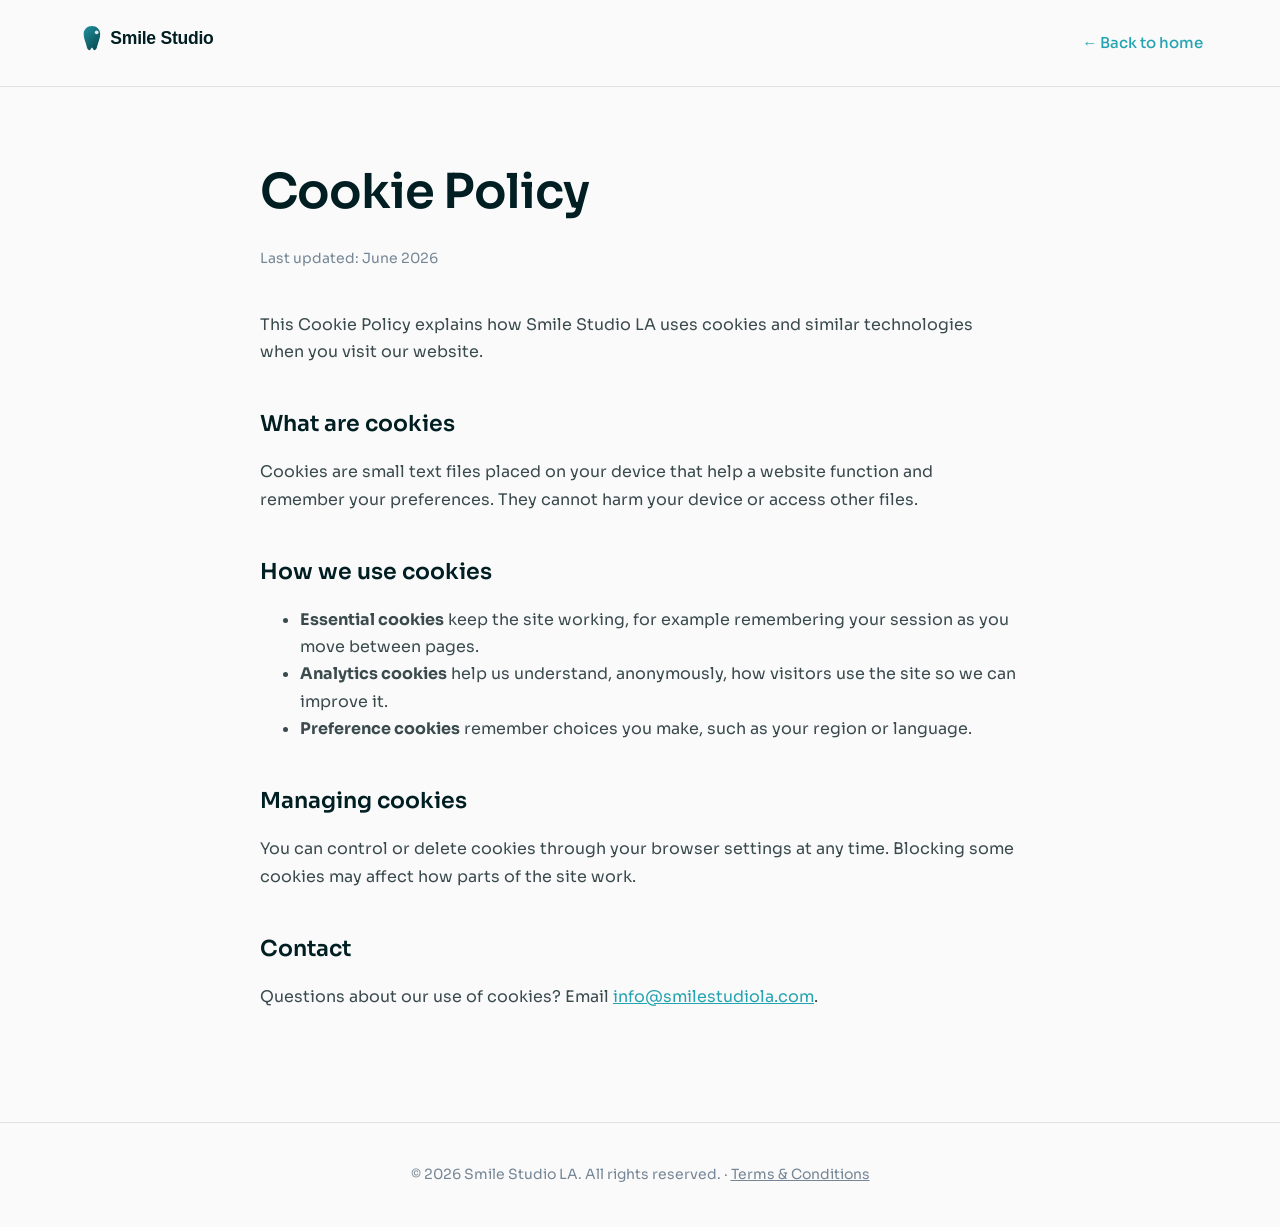
<file: cookies.html>
﻿<!DOCTYPE html>
<html lang="en">
<head>
    <meta charset="utf-8"/>
    <title>Cookie Policy | Smile Studio LA</title>
    <meta content="How Smile Studio LA uses cookies." name="description"/>
    <meta content="width=device-width, initial-scale=1" name="viewport"/>
    <link href="assets/css/fonts.css" rel="stylesheet" type="text/css"/>
    <link href="assets/img/favicon.svg" rel="shortcut icon" type="image/svg+xml"/>
    <link href="assets/img/webclip.png" rel="apple-touch-icon"/>
    <style>
        body{margin:0;background:#fafafa;color:#011f23;font-family:Sora,'Helvetica Neue',Arial,sans-serif;line-height:1.7;-webkit-font-smoothing:antialiased;}
        .legal-nav{display:flex;align-items:center;justify-content:space-between;padding:24px 6vw;border-bottom:1px solid #e2e2e2;}
        .legal-nav a.back{color:#24a3b1;text-decoration:none;font-weight:500;font-size:15px;}
        .legal-wrap{max-width:760px;margin:0 auto;padding:64px 24px 96px;}
        .legal-wrap h1{font-size:clamp(32px,5vw,48px);font-weight:600;letter-spacing:-1px;margin:0 0 8px;}
        .legal-wrap .updated{color:#758696;font-size:14px;margin-bottom:40px;}
        .legal-wrap h2{font-size:22px;font-weight:600;margin:40px 0 12px;}
        .legal-wrap p,.legal-wrap li{color:#3a4a4d;font-size:16px;}
        .legal-wrap a{color:#24a3b1;}
        .legal-foot{text-align:center;padding:40px 24px;border-top:1px solid #e2e2e2;color:#758696;font-size:14px;}
    </style>
</head>
<body>
    <div class="legal-nav">
        <a href="index.html"><img src="assets/img/smile-studio-logo.svg" alt="Smile Studio LA logo" height="30"/></a>
        <a class="back" href="index.html">&larr; Back to home</a>
    </div>
    <main class="legal-wrap">
<h1>Cookie Policy</h1>
<p class="updated">Last updated: June 2026</p>

<p>This Cookie Policy explains how Smile Studio LA uses cookies and similar technologies when you visit our website.</p>
<h2>What are cookies</h2>
<p>Cookies are small text files placed on your device that help a website function and remember your preferences. They cannot harm your device or access other files.</p>
<h2>How we use cookies</h2>
<ul>
<li><strong>Essential cookies</strong> keep the site working, for example remembering your session as you move between pages.</li>
<li><strong>Analytics cookies</strong> help us understand, anonymously, how visitors use the site so we can improve it.</li>
<li><strong>Preference cookies</strong> remember choices you make, such as your region or language.</li>
</ul>
<h2>Managing cookies</h2>
<p>You can control or delete cookies through your browser settings at any time. Blocking some cookies may affect how parts of the site work.</p>
<h2>Contact</h2>
<p>Questions about our use of cookies? Email <a href="mailto:info@smilestudiola.com">info@smilestudiola.com</a>.</p>

</main>
    <div class="legal-foot">&copy; 2026 Smile Studio LA. All rights reserved. &middot; <a href="terms.html" style="color:#758696;">Terms &amp; Conditions</a></div>

<script>
/* Smile Studio image guard: any failed/empty image -> on-brand gradient SVG so nothing ever looks broken. */
(function(){
  function ph(label){
    var t=(label||'Smile Studio LA').replace(/[<>&]/g,'').slice(0,22);
    var svg='<svg xmlns="http://www.w3.org/2000/svg" width="1280" height="720" viewBox="0 0 1280 720">'
     +'<defs><linearGradient id="lg" x1="0" y1="0" x2="1280" y2="720" gradientUnits="userSpaceOnUse">'
     +'<stop offset="0" stop-color="#24a3b1"/><stop offset="1" stop-color="#011f23"/></linearGradient></defs>'
     +'<rect width="1280" height="720" fill="url(#lg)"/>'
     +'<circle cx="640" cy="298" r="44" fill="#fff" opacity="0.9"/>'
     +'<text x="640" y="436" fill="#fff" font-family="Sora,Arial" font-size="40" font-weight="600" text-anchor="middle" opacity="0.92">'+t+'</text></svg>';
    return 'data:image/svg+xml;utf8,'+encodeURIComponent(svg);
  }
  function bind(im){
    im.addEventListener('error',function(){ if(im.dataset.fbk)return; im.dataset.fbk='1'; im.src=ph(im.alt); });
    if(im.complete && im.naturalWidth===0 && !im.dataset.fbk){ im.dataset.fbk='1'; im.src=ph(im.alt); }
  }
  document.querySelectorAll('img').forEach(bind);
})();
</script>
</body>
</html>
</file>
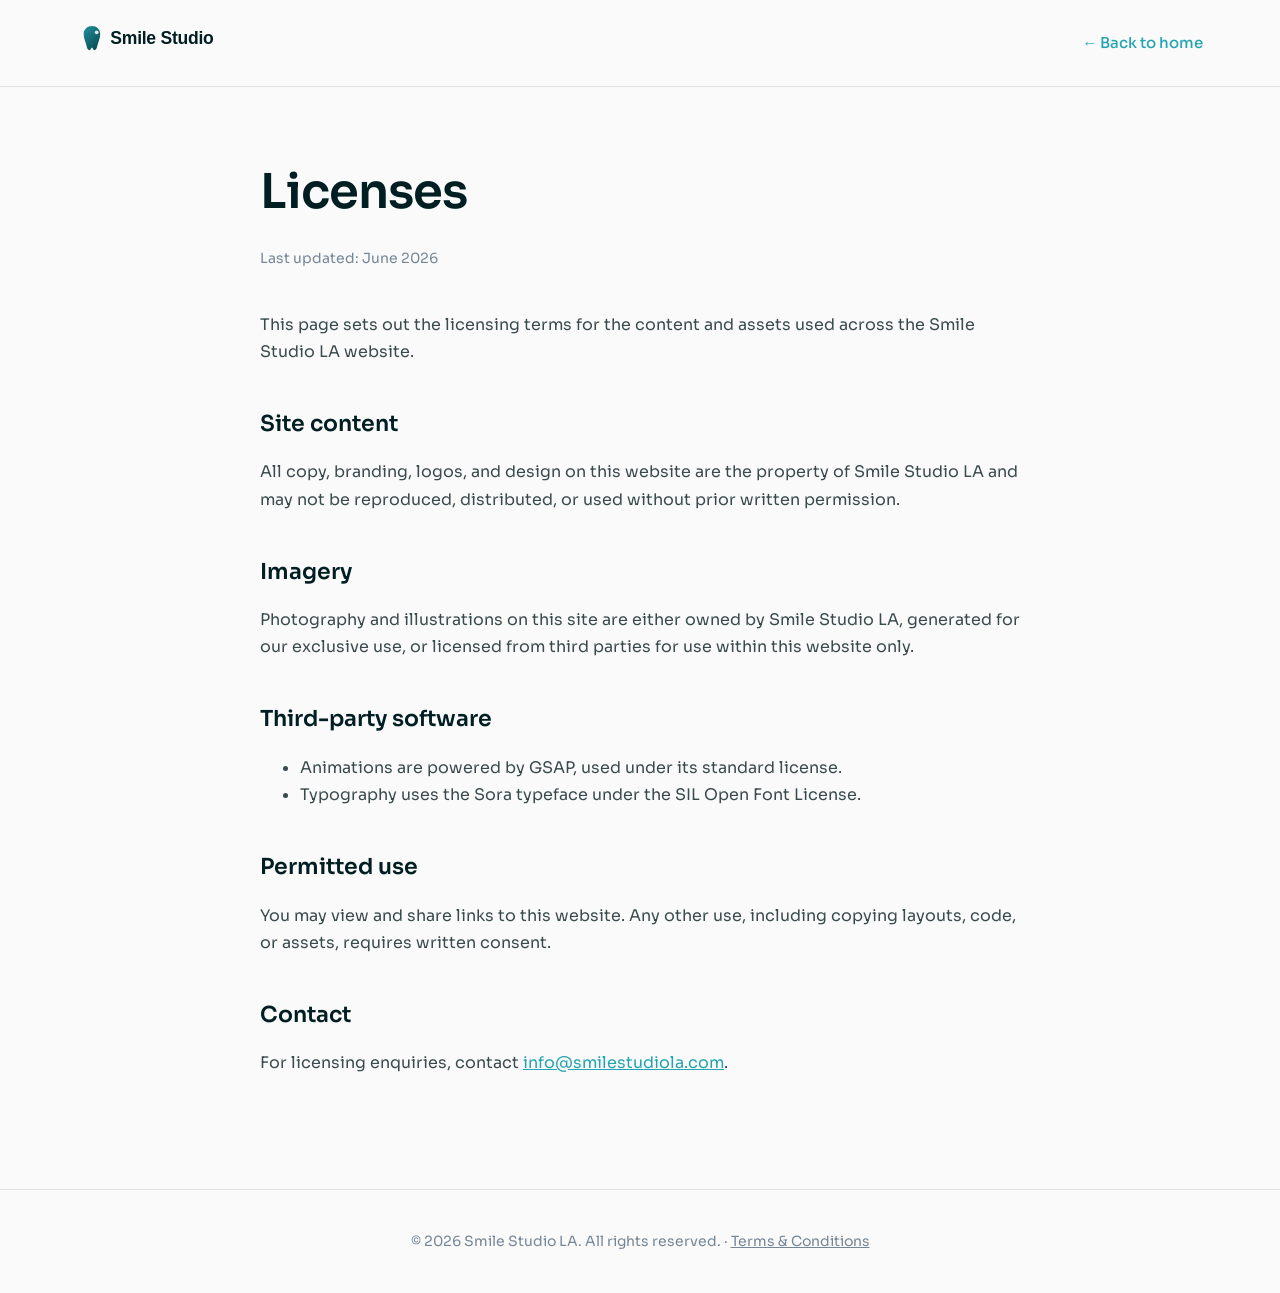
<file: licenses.html>
﻿<!DOCTYPE html>
<html lang="en">
<head>
    <meta charset="utf-8"/>
    <title>Licenses | Smile Studio LA</title>
    <meta content="Licensing terms for Smile Studio LA site content and assets." name="description"/>
    <meta content="width=device-width, initial-scale=1" name="viewport"/>
    <link href="assets/css/fonts.css" rel="stylesheet" type="text/css"/>
    <link href="assets/img/favicon.svg" rel="shortcut icon" type="image/svg+xml"/>
    <link href="assets/img/webclip.png" rel="apple-touch-icon"/>
    <style>
        body{margin:0;background:#fafafa;color:#011f23;font-family:Sora,'Helvetica Neue',Arial,sans-serif;line-height:1.7;-webkit-font-smoothing:antialiased;}
        .legal-nav{display:flex;align-items:center;justify-content:space-between;padding:24px 6vw;border-bottom:1px solid #e2e2e2;}
        .legal-nav a.back{color:#24a3b1;text-decoration:none;font-weight:500;font-size:15px;}
        .legal-wrap{max-width:760px;margin:0 auto;padding:64px 24px 96px;}
        .legal-wrap h1{font-size:clamp(32px,5vw,48px);font-weight:600;letter-spacing:-1px;margin:0 0 8px;}
        .legal-wrap .updated{color:#758696;font-size:14px;margin-bottom:40px;}
        .legal-wrap h2{font-size:22px;font-weight:600;margin:40px 0 12px;}
        .legal-wrap p,.legal-wrap li{color:#3a4a4d;font-size:16px;}
        .legal-wrap a{color:#24a3b1;}
        .legal-foot{text-align:center;padding:40px 24px;border-top:1px solid #e2e2e2;color:#758696;font-size:14px;}
    </style>
</head>
<body>
    <div class="legal-nav">
        <a href="index.html"><img src="assets/img/smile-studio-logo.svg" alt="Smile Studio LA logo" height="30"/></a>
        <a class="back" href="index.html">&larr; Back to home</a>
    </div>
    <main class="legal-wrap">
<h1>Licenses</h1>
<p class="updated">Last updated: June 2026</p>

<p>This page sets out the licensing terms for the content and assets used across the Smile Studio LA website.</p>
<h2>Site content</h2>
<p>All copy, branding, logos, and design on this website are the property of Smile Studio LA and may not be reproduced, distributed, or used without prior written permission.</p>
<h2>Imagery</h2>
<p>Photography and illustrations on this site are either owned by Smile Studio LA, generated for our exclusive use, or licensed from third parties for use within this website only.</p>
<h2>Third-party software</h2>
<ul>
<li>Animations are powered by GSAP, used under its standard license.</li>
<li>Typography uses the Sora typeface under the SIL Open Font License.</li>
</ul>
<h2>Permitted use</h2>
<p>You may view and share links to this website. Any other use, including copying layouts, code, or assets, requires written consent.</p>
<h2>Contact</h2>
<p>For licensing enquiries, contact <a href="mailto:info@smilestudiola.com">info@smilestudiola.com</a>.</p>

</main>
    <div class="legal-foot">&copy; 2026 Smile Studio LA. All rights reserved. &middot; <a href="terms.html" style="color:#758696;">Terms &amp; Conditions</a></div>

<script>
/* Smile Studio image guard: any failed/empty image -> on-brand gradient SVG so nothing ever looks broken. */
(function(){
  function ph(label){
    var t=(label||'Smile Studio LA').replace(/[<>&]/g,'').slice(0,22);
    var svg='<svg xmlns="http://www.w3.org/2000/svg" width="1280" height="720" viewBox="0 0 1280 720">'
     +'<defs><linearGradient id="lg" x1="0" y1="0" x2="1280" y2="720" gradientUnits="userSpaceOnUse">'
     +'<stop offset="0" stop-color="#24a3b1"/><stop offset="1" stop-color="#011f23"/></linearGradient></defs>'
     +'<rect width="1280" height="720" fill="url(#lg)"/>'
     +'<circle cx="640" cy="298" r="44" fill="#fff" opacity="0.9"/>'
     +'<text x="640" y="436" fill="#fff" font-family="Sora,Arial" font-size="40" font-weight="600" text-anchor="middle" opacity="0.92">'+t+'</text></svg>';
    return 'data:image/svg+xml;utf8,'+encodeURIComponent(svg);
  }
  function bind(im){
    im.addEventListener('error',function(){ if(im.dataset.fbk)return; im.dataset.fbk='1'; im.src=ph(im.alt); });
    if(im.complete && im.naturalWidth===0 && !im.dataset.fbk){ im.dataset.fbk='1'; im.src=ph(im.alt); }
  }
  document.querySelectorAll('img').forEach(bind);
})();
</script>
</body>
</html>
</file>
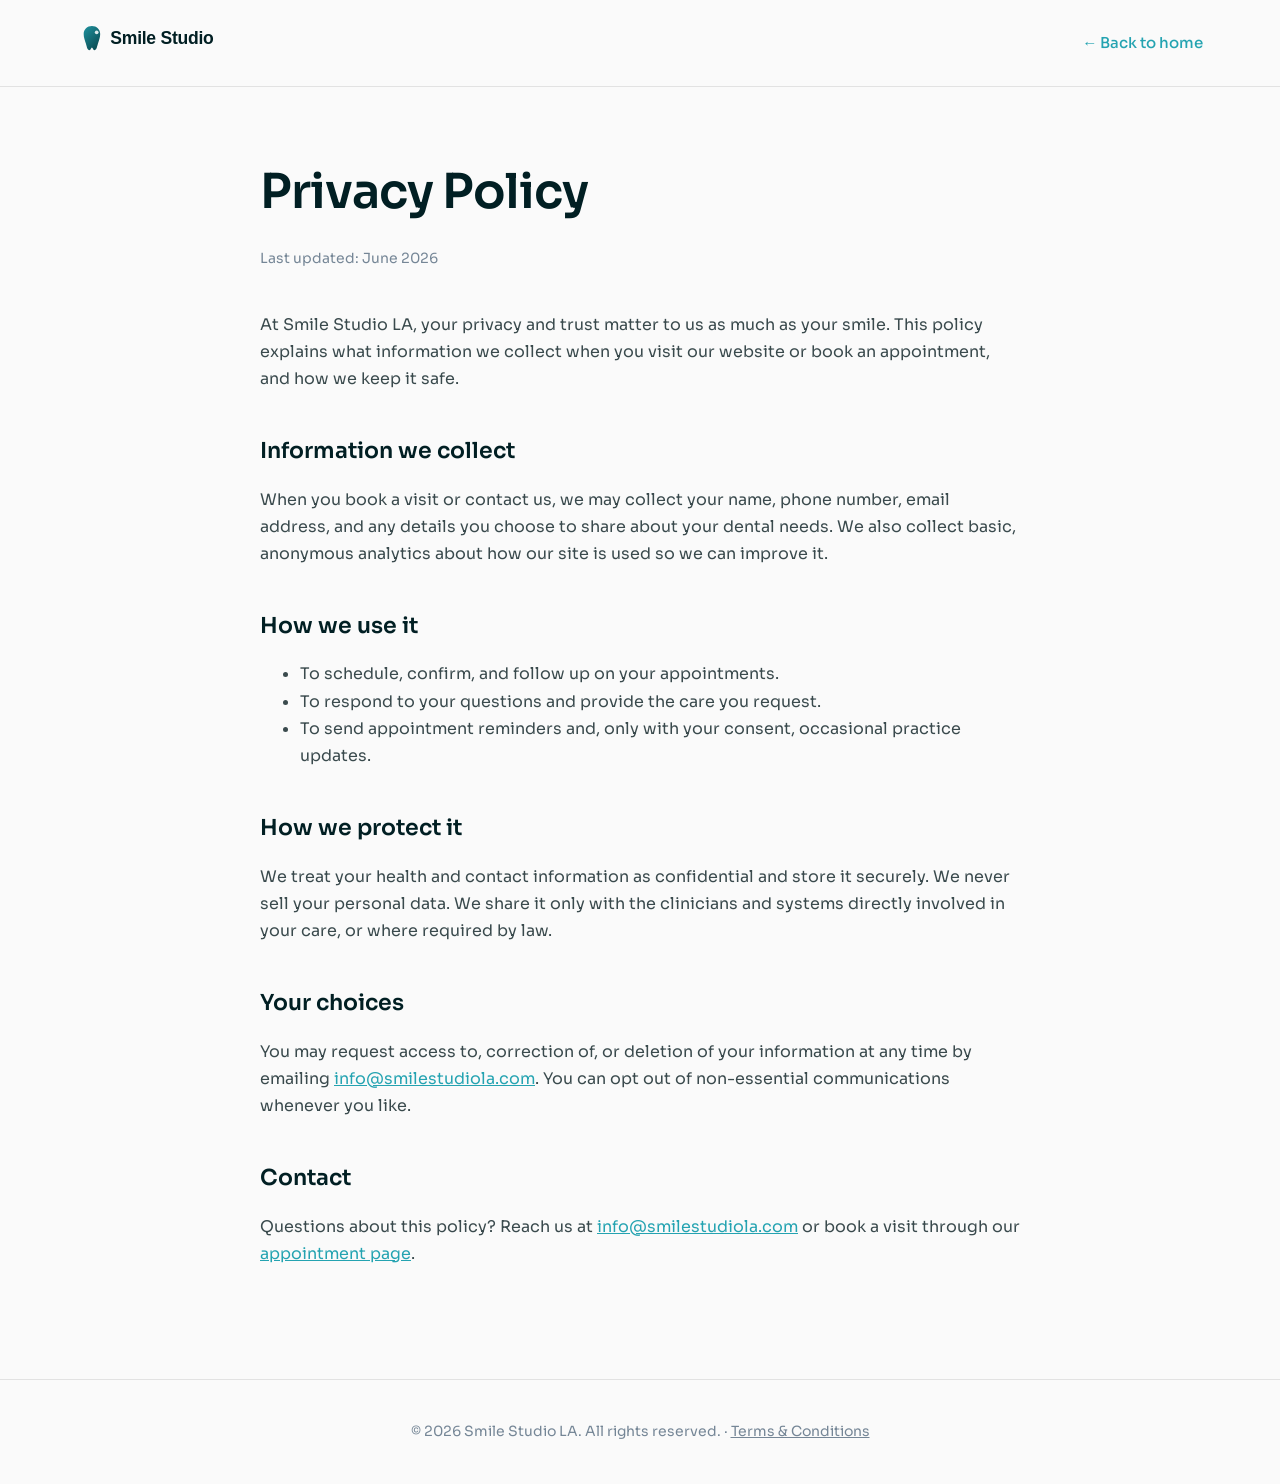
<file: privacy.html>
﻿<!DOCTYPE html>
<html lang="en">
<head>
    <meta charset="utf-8"/>
    <title>Privacy Policy | Smile Studio LA</title>
    <meta content="How Smile Studio LA collects, uses, and protects your information." name="description"/>
    <meta content="width=device-width, initial-scale=1" name="viewport"/>
    <link href="assets/css/fonts.css" rel="stylesheet" type="text/css"/>
    <link href="assets/img/favicon.svg" rel="shortcut icon" type="image/svg+xml"/>
    <link href="assets/img/webclip.png" rel="apple-touch-icon"/>
    <style>
        body{margin:0;background:#fafafa;color:#011f23;font-family:Sora,'Helvetica Neue',Arial,sans-serif;line-height:1.7;-webkit-font-smoothing:antialiased;}
        .legal-nav{display:flex;align-items:center;justify-content:space-between;padding:24px 6vw;border-bottom:1px solid #e2e2e2;}
        .legal-nav a.back{color:#24a3b1;text-decoration:none;font-weight:500;font-size:15px;}
        .legal-wrap{max-width:760px;margin:0 auto;padding:64px 24px 96px;}
        .legal-wrap h1{font-size:clamp(32px,5vw,48px);font-weight:600;letter-spacing:-1px;margin:0 0 8px;}
        .legal-wrap .updated{color:#758696;font-size:14px;margin-bottom:40px;}
        .legal-wrap h2{font-size:22px;font-weight:600;margin:40px 0 12px;}
        .legal-wrap p,.legal-wrap li{color:#3a4a4d;font-size:16px;}
        .legal-wrap a{color:#24a3b1;}
        .legal-foot{text-align:center;padding:40px 24px;border-top:1px solid #e2e2e2;color:#758696;font-size:14px;}
    </style>
</head>
<body>
    <div class="legal-nav">
        <a href="index.html"><img src="assets/img/smile-studio-logo.svg" alt="Smile Studio LA logo" height="30"/></a>
        <a class="back" href="index.html">&larr; Back to home</a>
    </div>
    <main class="legal-wrap">
        <h1>Privacy Policy</h1>
        <p class="updated">Last updated: June 2026</p>
        <p>At Smile Studio LA, your privacy and trust matter to us as much as your smile. This policy explains what information we collect when you visit our website or book an appointment, and how we keep it safe.</p>
        <h2>Information we collect</h2>
        <p>When you book a visit or contact us, we may collect your name, phone number, email address, and any details you choose to share about your dental needs. We also collect basic, anonymous analytics about how our site is used so we can improve it.</p>
        <h2>How we use it</h2>
        <ul>
            <li>To schedule, confirm, and follow up on your appointments.</li>
            <li>To respond to your questions and provide the care you request.</li>
            <li>To send appointment reminders and, only with your consent, occasional practice updates.</li>
        </ul>
        <h2>How we protect it</h2>
        <p>We treat your health and contact information as confidential and store it securely. We never sell your personal data. We share it only with the clinicians and systems directly involved in your care, or where required by law.</p>
        <h2>Your choices</h2>
        <p>You may request access to, correction of, or deletion of your information at any time by emailing <a href="mailto:info@smilestudiola.com">info@smilestudiola.com</a>. You can opt out of non-essential communications whenever you like.</p>
        <h2>Contact</h2>
        <p>Questions about this policy? Reach us at <a href="mailto:info@smilestudiola.com">info@smilestudiola.com</a> or book a visit through our <a href="https://smilestudiola.com/booking">appointment page</a>.</p>
    </main>
    <div class="legal-foot">&copy; 2026 Smile Studio LA. All rights reserved. &middot; <a href="terms.html" style="color:#758696;">Terms &amp; Conditions</a></div>

<script>
/* Smile Studio image guard: any failed/empty image -> on-brand gradient SVG so nothing ever looks broken. */
(function(){
  function ph(label){
    var t=(label||'Smile Studio LA').replace(/[<>&]/g,'').slice(0,22);
    var svg='<svg xmlns="http://www.w3.org/2000/svg" width="1280" height="720" viewBox="0 0 1280 720">'
     +'<defs><linearGradient id="lg" x1="0" y1="0" x2="1280" y2="720" gradientUnits="userSpaceOnUse">'
     +'<stop offset="0" stop-color="#24a3b1"/><stop offset="1" stop-color="#011f23"/></linearGradient></defs>'
     +'<rect width="1280" height="720" fill="url(#lg)"/>'
     +'<circle cx="640" cy="298" r="44" fill="#fff" opacity="0.9"/>'
     +'<text x="640" y="436" fill="#fff" font-family="Sora,Arial" font-size="40" font-weight="600" text-anchor="middle" opacity="0.92">'+t+'</text></svg>';
    return 'data:image/svg+xml;utf8,'+encodeURIComponent(svg);
  }
  function bind(im){
    im.addEventListener('error',function(){ if(im.dataset.fbk)return; im.dataset.fbk='1'; im.src=ph(im.alt); });
    if(im.complete && im.naturalWidth===0 && !im.dataset.fbk){ im.dataset.fbk='1'; im.src=ph(im.alt); }
  }
  document.querySelectorAll('img').forEach(bind);
})();
</script>
</body>
</html>
</file>
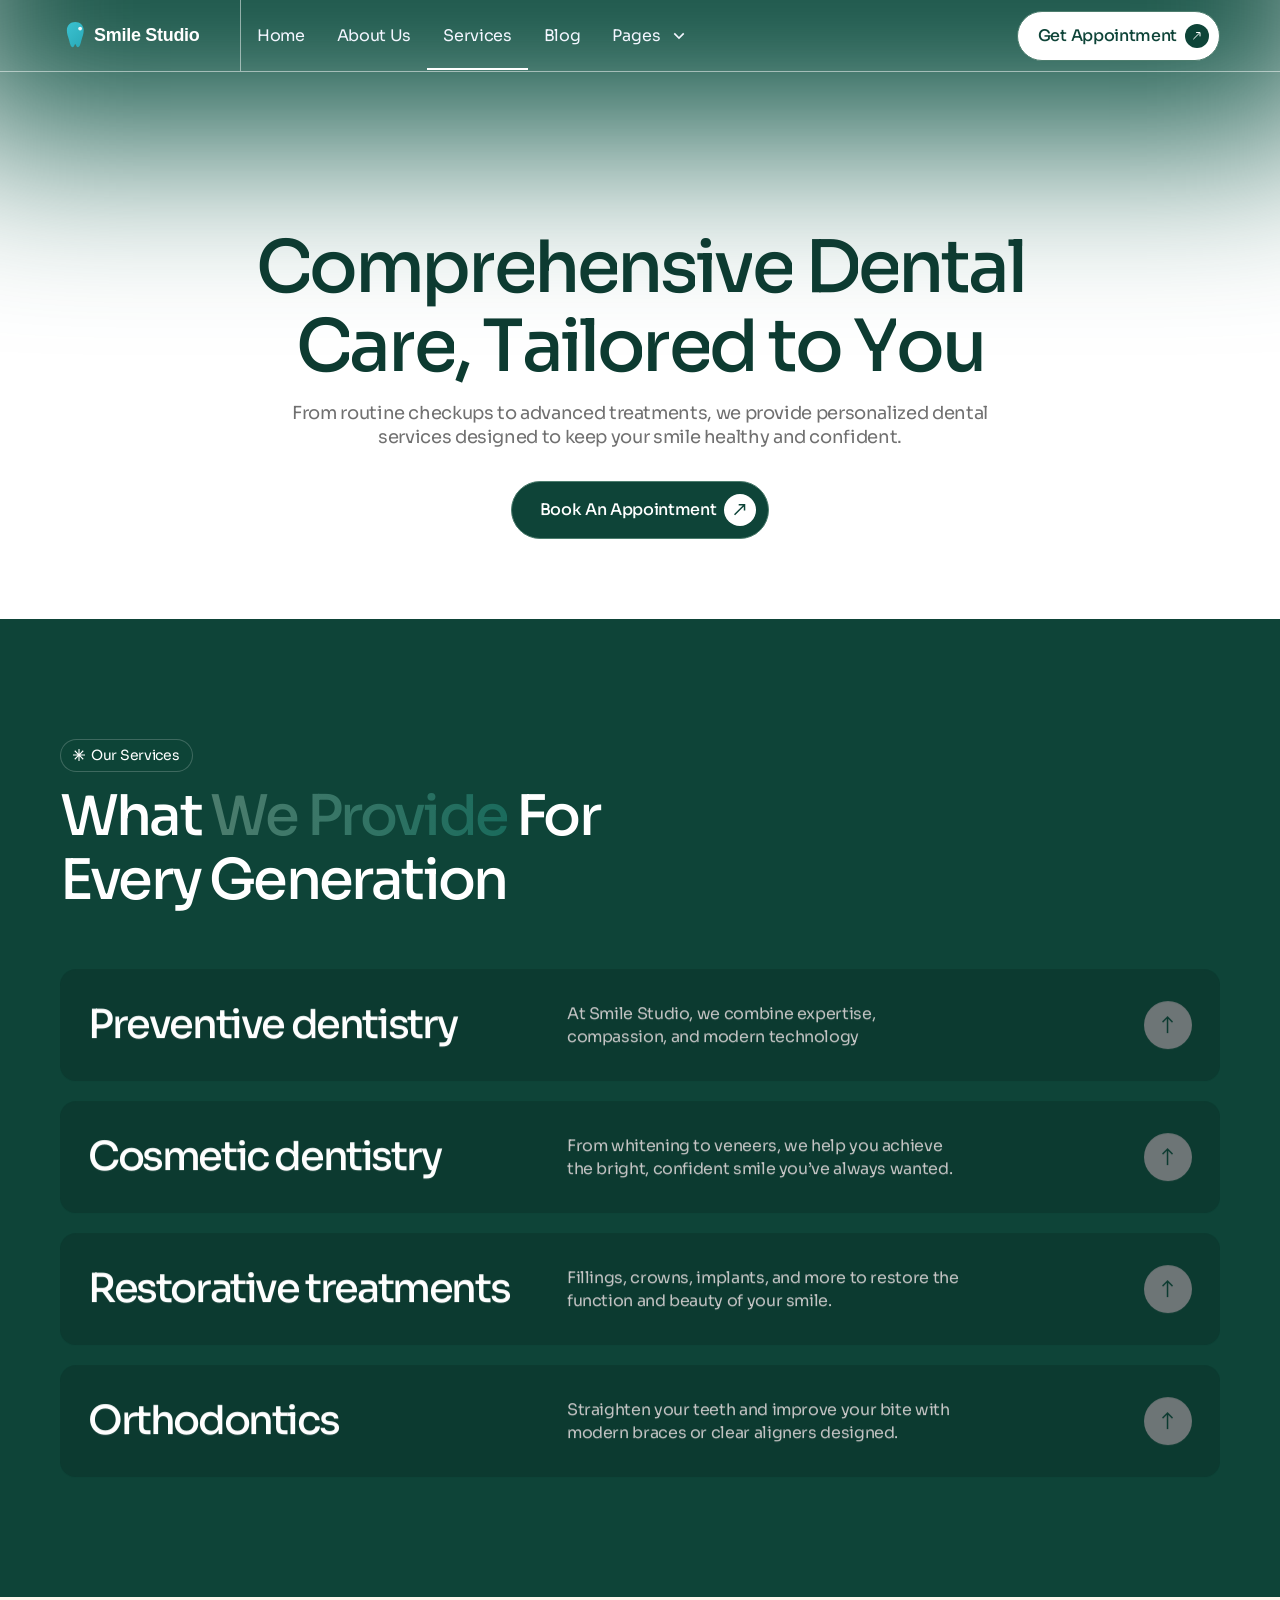
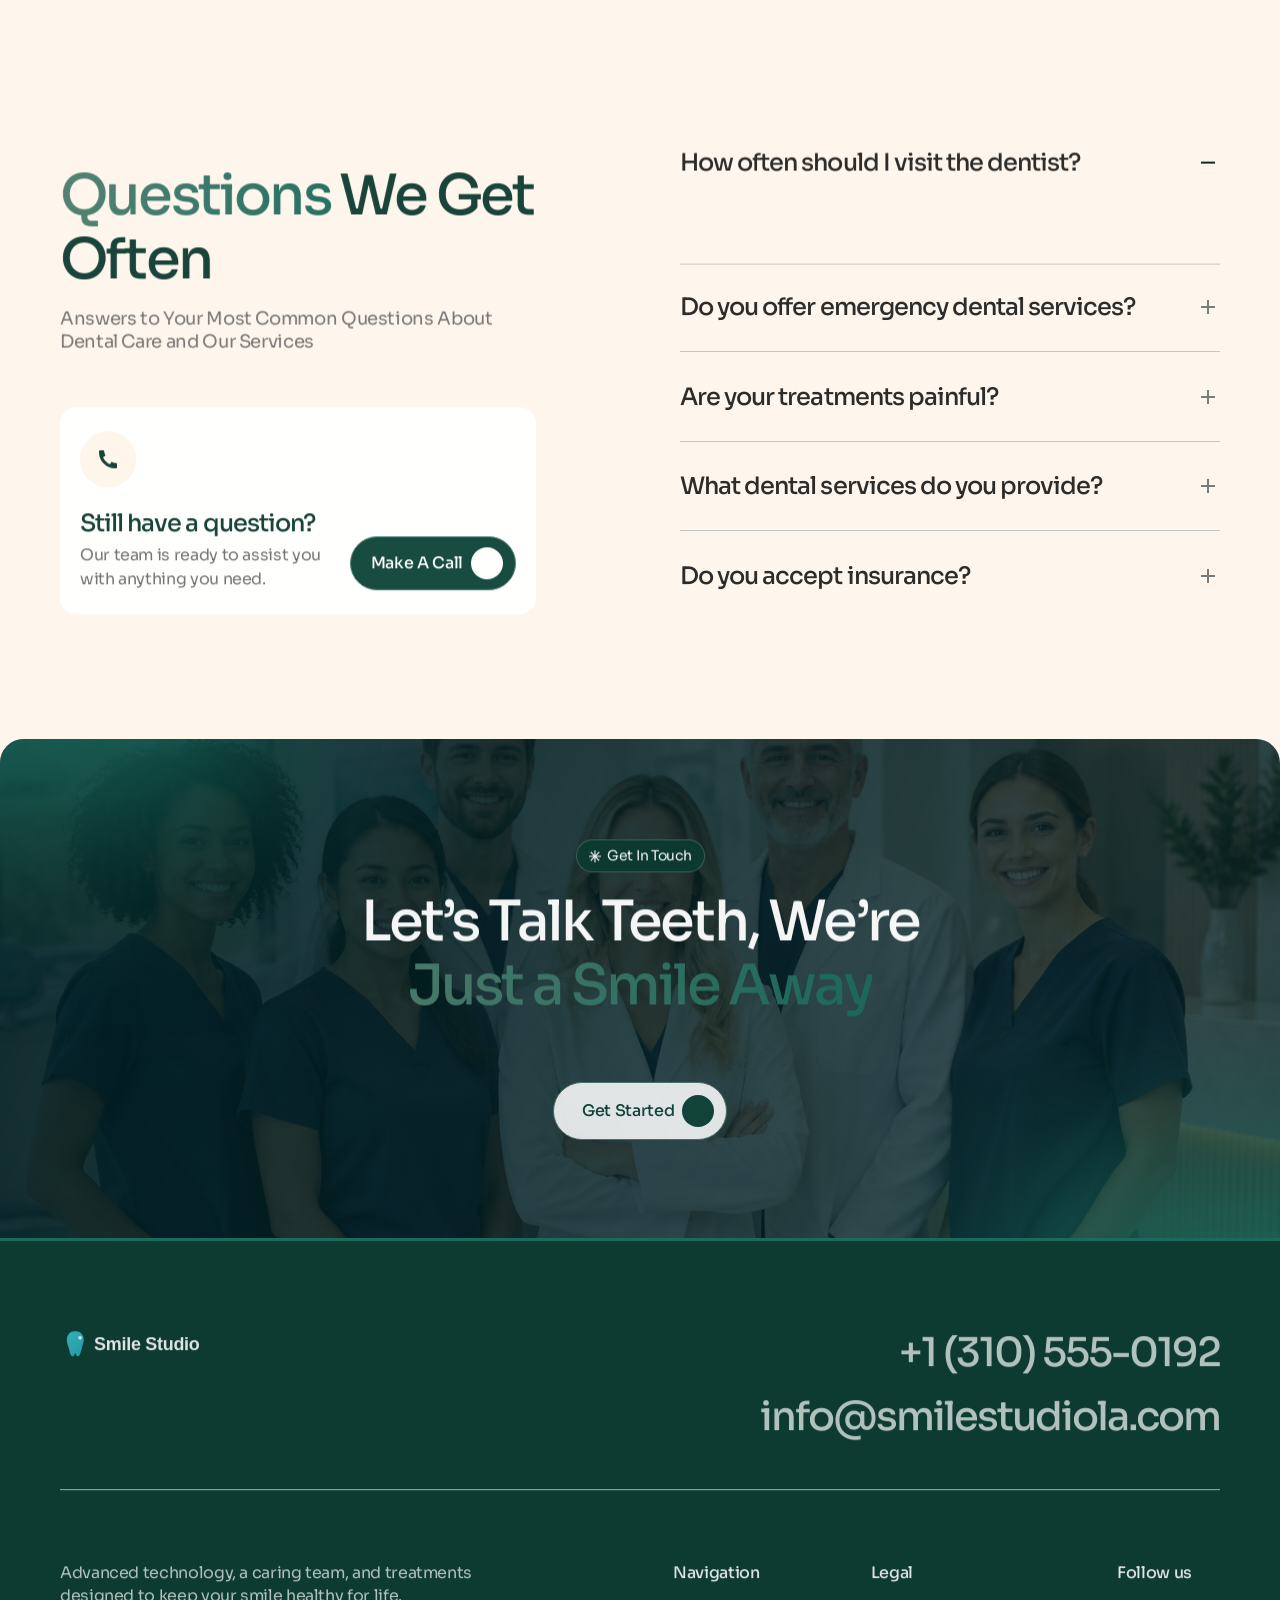
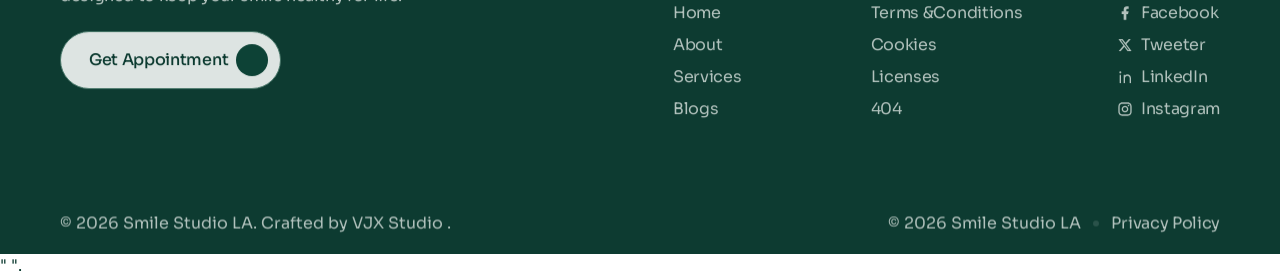
<file: service.html>
<!DOCTYPE html>
<html lang="en">
    <head>
        <meta charset="utf-8"/>
        <title>Our Services | Smile Studio LA</title>
        <meta content="Smile Studio LA is a modern dental clinic offering gentle, expert care , from preventive checkups and cosmetic dentistry to restorative treatments and orthodontics. Book your visit today." name="description"/>
        <meta content="Our Services | Smile Studio LA" property="og:title"/>
        <meta content="Smile Studio LA is a modern dental clinic offering gentle, expert care , from preventive checkups and cosmetic dentistry to restorative treatments and orthodontics. Book your visit today." property="og:description"/>
        <meta content="assets/img/gen_dentist-examining-patients-teeth-close-up_1.jpg" property="og:image"/>
        <meta content="Our Services | Smile Studio LA" name="twitter:title"/>
        <meta content="Smile Studio LA is a modern dental clinic offering gentle, expert care , from preventive checkups and cosmetic dentistry to restorative treatments and orthodontics. Book your visit today." name="twitter:description"/>
        <meta content="assets/img/gen_dentist-examining-patients-teeth-close-up_1.jpg" name="twitter:image"/>
        <meta property="og:type" content="website"/>
        <meta content="summary_large_image" name="twitter:card"/>
        <meta content="width=device-width, initial-scale=1" name="viewport"/>
        <link href="assets/css/smile-studio.css?v=20260614f" rel="stylesheet" type="text/css"/>
        <link href="assets/css/fonts.css" rel="stylesheet" type="text/css"/>
        <style>
            /* --- Lenis Smooth Scrolling --- */
            html.lenis, html.lenis body {
                height: auto;
            }
            .lenis.lenis-smooth {
                scroll-behavior: auto !important;
            }
            .lenis.lenis-smooth [data-lenis-prevent] {
                overscroll-behavior: contain;
            }
            .lenis.lenis-stopped {
                overflow: hidden;
            }
            .lenis.lenis-locked {
                overflow: hidden;
            }
        </style>
        <link href="assets/css/fonts.css" rel="stylesheet" type="text/css"/>
        <script type="text/javascript">
            !function(o, c) {
                var n = c.documentElement
                  , t = " w-mod-";
                n.className += t + "js",
                ("ontouchstart"in o || o.DocumentTouch && c instanceof DocumentTouch) && (n.className += t + "touch")
            }(window, document);
        </script>
        <link href="assets/img/favicon.svg" rel="shortcut icon" type="image/x-icon"/>
        <link href="assets/img/webclip.png" rel="apple-touch-icon"/>
        <!-- SGAP cdn -->
        <script src="assets/js/gsap.min.js"></script>
        <script src="assets/js/ScrollTrigger.min.js"></script>
    </head>
    <body>
        <div class="page-wrapper">
            <div data-collapse="medium" data-animation="default" data-duration="400" fs-scrolldisable-element="smart-nav" data-easing="ease" data-easing2="ease" role="banner" class="navbar_wrap w-nav">
                <div class="navbar_container">
                    <a href="index.html" class="navbar_logo w-nav-brand">
                        <img loading="eager" src="assets/img/smile-studio-logo-dark.svg" alt="Smile Studio logo" class="logo_image"/>
                    </a>
                    <div class="navbar-content_wrap">
                        <nav role="navigation" class="navbar_menu w-nav-menu">
                            <a href="index.html" class="navbar_link w-inline-block">
                                <div>Home</div>
                            </a>
                            <a href="about.html" class="navbar_link w-inline-block">
                                <div>About Us</div>
                            </a>
                            <a href="service.html" aria-current="page" class="navbar_link w-inline-block w--current">
                                <div>Services</div>
                            </a>
                            <a href="blog.html" class="navbar_link w-inline-block">
                                <div>Blog</div>
                            </a>
                            <div data-delay="200" data-hover="false" class="navbar_dropdown w-dropdown">
                                <div class="navbar-dropdown_toggle w-dropdown-toggle">
                                    <div>Pages</div>
                                    <div class="dropdown_chevron">
                                        <svg xmlns="http://www.w3.org/2000/svg" width="100%" viewBox="0 0 20 20" fill="none" vector-effect="non-scaling-stroke" preserveAspectRatio="none">
                                            <path d="M9.99991 10.9763L14.1247 6.85156L15.3032 8.03007L9.99991 13.3334L4.69666 8.03007L5.87516 6.85156L9.99991 10.9763Z" fill="currentColor"></path>
                                        </svg>
                                    </div>
                                </div>
                                <nav class="navbar-dropdown_list w-dropdown-list">
                                    <div class="navbar-dropdown_wrapper">
                                        <div class="navbar-dropdown_column">
                                            <a href="index.html" data-animation="text-flip" class="navbar-dropdown_link w-inline-block">
                                                <div>Home</div>
                                            </a>
                                            <a href="about.html" data-animation="text-flip" class="navbar-dropdown_link w-inline-block">
                                                <div>About </div>
                                            </a>
                                            <a href="service.html" data-animation="text-flip" aria-current="page" class="navbar-dropdown_link w-inline-block w--current">
                                                <div>Services</div>
                                            </a>
                                            <a href="service.html" data-animation="text-flip" class="navbar-dropdown_link w-inline-block">
                                                <div>Services Details</div>
                                            </a>
                                            <a href="about.html" data-animation="text-flip" class="navbar-dropdown_link w-inline-block">
                                                <div>Doctor Details</div>
                                            </a>
                                            <a href="https://smilestudiola.com/booking" data-animation="text-flip" class="navbar-dropdown_link w-inline-block">
                                                <div>Contact Us</div>
                                            </a>
                                        </div>
                                        <div class="navbar-dropdown_column">
                                            <a href="blog.html" data-animation="text-flip" class="navbar-dropdown_link w-inline-block">
                                                <div>Blogs</div>
                                            </a>
                                            <a href="blog.html" data-animation="text-flip" class="navbar-dropdown_link w-inline-block">
                                                <div>Blog Details</div>
                                            </a>
                                            <a href="privacy.html" data-animation="text-flip" class="navbar-dropdown_link w-inline-block">
                                                <div>Privacy Policy</div>
                                            </a>
                                            <a href="cookies.html" data-animation="text-flip" class="navbar-dropdown_link w-inline-block">
                                                <div>Cookies</div>
                                            </a>
                                            <a href="404.html" data-animation="text-flip" class="navbar-dropdown_link w-inline-block">
                                                <div>404</div>
                                            </a>
                                        </div>
                                        <div class="navbar-dropdown_column">
                                            <a href="terms.html" data-animation="text-flip" class="navbar-dropdown_link w-inline-block">
                                                <div>Terms &amp;Conditions</div>
                                            </a>
                                            <a href="index.html" data-animation="text-flip" class="navbar-dropdown_link w-inline-block">
                                                <div>Styleguide</div>
                                            </a>
                                            <a href="index.html" data-animation="text-flip" class="navbar-dropdown_link w-inline-block">
                                                <div>Instruction</div>
                                            </a>
                                            
                                        </div>
                                    </div>
                                    <div class="navbar-dropdown_bottom">
                                        <p class="dropdown-info_text">
                                            &copy; 2026 Smile Studio LA
                                        </p>
                                        <div class="navbar-dropdown_social">
                                            <a aria-label="social-icon" href="https://www.facebook.com" target="_blank" class="dropdown-social_icon-item w-inline-block">
                                                <svg xmlns="http://www.w3.org/2000/svg" width="100%" viewBox="0 0 16 24" fill="none" class="social_icon is-facebook">
                                                    <path d="M12.2558 5.33333H8.92242C8.30875 5.33333 7.81131 5.8308 7.81131 6.44444V9.77778H12.2558C12.3821 9.77498 12.502 9.83378 12.5771 9.93544C12.6522 10.0371 12.6733 10.1689 12.6335 10.2889L11.8113 12.7333C11.7355 12.9577 11.5259 13.1093 11.2891 13.1111H7.81131V21.4444C7.81131 21.7512 7.56253 22 7.25575 22H4.47798C4.17116 22 3.92242 21.7512 3.92242 21.4444V13.1111H2.25575C1.94893 13.1111 1.7002 12.8623 1.7002 12.5556V10.3333C1.7002 10.0266 1.94893 9.77778 2.25575 9.77778H3.92242V6.44444C3.92242 3.98984 5.9123 2 8.36687 2H12.2558C12.5625 2 12.8113 2.24873 12.8113 2.55556V4.77778C12.8113 5.0846 12.5625 5.33333 12.2558 5.33333Z" fill="currentColor"></path>
                                                </svg>
                                            </a>
                                            <a aria-label="social-icon" href="https://www.instagram.com" target="_blank" class="dropdown-social_icon-item w-inline-block">
                                                <svg xmlns="http://www.w3.org/2000/svg" width="100%" viewBox="0 0 26 24" fill="none">
                                                    <path fill-rule="evenodd" clip-rule="evenodd" d="M17.8194 2H8.93056C5.86231 2 3.375 4.48731 3.375 7.55556V16.4444C3.375 19.5127 5.86231 22 8.93056 22H17.8194C20.8876 22 23.375 19.5127 23.375 16.4444V7.55556C23.375 4.48731 20.8876 2 17.8194 2ZM21.4305 16.4444C21.4244 18.4362 19.8112 20.0494 17.8194 20.0556H8.93056C6.93873 20.0494 5.32555 18.4362 5.31945 16.4444V7.55556C5.32555 5.56372 6.93873 3.95054 8.93056 3.94444H17.8194C19.8112 3.95054 21.4244 5.56372 21.4305 7.55556V16.4444ZM18.6527 7.83333C19.2664 7.83333 19.7638 7.33587 19.7638 6.72222C19.7638 6.10858 19.2664 5.61111 18.6527 5.61111C18.0391 5.61111 17.5416 6.10858 17.5416 6.72222C17.5416 7.33587 18.0391 7.83333 18.6527 7.83333ZM13.375 7C10.6136 7 8.375 9.23858 8.375 12C8.375 14.7614 10.6136 17 13.375 17C16.1364 17 18.375 14.7614 18.375 12C18.378 10.673 17.8521 9.39952 16.9137 8.4612C15.9754 7.52288 14.702 6.99704 13.375 7ZM10.3194 12C10.3194 13.6876 11.6874 15.0556 13.375 15.0556C15.0625 15.0556 16.4305 13.6876 16.4305 12C16.4305 10.3124 15.0625 8.94444 13.375 8.94444C11.6874 8.94444 10.3194 10.3124 10.3194 12Z" fill="currentColor"></path>
                                                </svg>
                                            </a>
                                            <a aria-label="social-icon" href="https://www.twitter.com" target="_blank" class="dropdown-social_icon-item w-inline-block">
                                                <svg xmlns="http://www.w3.org/2000/svg" width="100%" viewBox="0 0 31 24" fill="none">
                                                    <path d="M26.3412 4.89857C25.7342 5.7084 25.0003 6.41482 24.168 6.99055C24.168 7.20209 24.168 7.41363 24.168 7.63694C24.1747 11.4786 22.6402 15.1622 19.9085 17.8621C17.1767 20.562 13.4764 22.0522 9.63693 21.9986C7.41724 22.0061 5.22597 21.4993 3.23479 20.5178C3.12742 20.4709 3.05817 20.3647 3.05858 20.2475V20.1182C3.05858 19.9494 3.19533 19.8127 3.36401 19.8127C5.54591 19.7407 7.64996 18.9842 9.37849 17.6502C7.40357 17.6104 5.62665 16.4404 4.80889 14.6415C4.76759 14.5433 4.78044 14.4305 4.84283 14.3441C4.90521 14.2577 5.0081 14.2101 5.11431 14.2185C5.71453 14.2787 6.32076 14.2229 6.89987 14.0539C4.71972 13.6013 3.08157 11.7914 2.84713 9.5761C2.8388 9.46982 2.88642 9.36694 2.9728 9.30446C3.05917 9.24211 3.17181 9.22917 3.27003 9.2706C3.85508 9.52877 4.48665 9.66472 5.12606 9.67008C3.21573 8.4163 2.39059 6.03145 3.11731 3.86435C3.19233 3.65377 3.37256 3.4982 3.59176 3.45483C3.81095 3.41144 4.03681 3.48665 4.1863 3.6528C6.76417 6.39642 10.3062 8.03133 14.0655 8.21281C13.9693 7.82858 13.922 7.43369 13.9246 7.03755C13.9598 4.96043 15.245 3.11008 17.1786 2.35277C19.112 1.59548 21.3113 2.08109 22.7467 3.58228C23.725 3.39589 24.6709 3.06726 25.5542 2.60681C25.6189 2.56642 25.7009 2.56642 25.7657 2.60681C25.806 2.67155 25.806 2.75362 25.7657 2.81836C25.3378 3.79807 24.6151 4.61977 23.6982 5.16888C24.5011 5.07577 25.2898 4.88637 26.0476 4.60477C26.1114 4.56134 26.1952 4.56134 26.259 4.60477C26.3125 4.62921 26.3525 4.67597 26.3683 4.73258C26.3841 4.7892 26.3742 4.84992 26.3412 4.89857Z" fill="currentColor"></path>
                                                </svg>
                                            </a>
                                        </div>
                                    </div>
                                </nav>
                            </div>
                        </nav>
                        <div class="navbar-button_wrapper">
                            <div class="navbar_button hide-mobile">
                                <div class="button-container">
                                    <a data-wf--button-primary--variant="light-small" href="https://smilestudiola.com/booking" class="button_primary w-variant-fb89ee7f-8db1-8e54-55c6-075f0151c951 w-inline-block">
                                        <div class="button_inner">
                                            <div class="button-text_wrap">
                                                <div class="button_text">Get Appointment</div>
                                            </div>
                                            <div class="button-icon_group w-variant-fb89ee7f-8db1-8e54-55c6-075f0151c951">
                                                <div class="button-icon_wrap w-variant-fb89ee7f-8db1-8e54-55c6-075f0151c951">
                                                    <svg xmlns="http://www.w3.org/2000/svg" width="100%" viewBox="0 0 12 12" fill="none" vector-effect="non-scaling-stroke" preserveAspectRatio="none">
                                                        <path d="M4.70139 0.75L10.5303 0.750201L10.5303 6.55165M0.530334 10.75L10.2896 0.990932" stroke="currentColor" stroke-width="1.5"></path>
                                                    </svg>
                                                </div>
                                                <div class="button-icon_wrap w-variant-fb89ee7f-8db1-8e54-55c6-075f0151c951 is-hover">
                                                    <svg xmlns="http://www.w3.org/2000/svg" width="100%" viewBox="0 0 12 12" fill="none" vector-effect="non-scaling-stroke" preserveAspectRatio="none">
                                                        <path d="M4.70139 0.75L10.5303 0.750201L10.5303 6.55165M0.530334 10.75L10.2896 0.990932" stroke="currentColor" stroke-width="1.5"></path>
                                                    </svg>
                                                </div>
                                            </div>
                                        </div>
                                    </a>
                                </div>
                            </div>
                            <div class="navbar-toggler-button w-nav-button">
                                <div class="navbar-toggle_icon">
                                    <div class="navbar-toggler_bar_top"></div>
                                    <div class="navbar-toggler_bar-middle">
                                        <div class="navbar-toggler_bar-middle_inner"></div>
                                    </div>
                                    <div class="navbar_toggler-bar-bottom"></div>
                                </div>
                            </div>
                        </div>
                    </div>
                </div>
            </div>
            <main class="main-wrapper">
                <header class="section_hero">
                    <div class="section-padding padding-hero">
                        <div class="container">
                            <div class="section_component">
                                <div class="service-hero_content">
                                    <div class="content-align-center">
                                        <div class="margin-bottom margin-16px">
                                            <h1 hero-text-split="" class="heading">Comprehensive Dental Care, Tailored to You</h1>
                                        </div>
                                        <div class="margin-bottom margin-32px">
                                            <p data-w-id="59b2fde7-5646-6fb1-97dc-254647c27746" style="-webkit-transform:translate3d(0, 25%, 0) scale3d(1, 1, 1) rotateX(0) rotateY(0) rotateZ(0) skew(0, 0);-moz-transform:translate3d(0, 25%, 0) scale3d(1, 1, 1) rotateX(0) rotateY(0) rotateZ(0) skew(0, 0);-ms-transform:translate3d(0, 25%, 0) scale3d(1, 1, 1) rotateX(0) rotateY(0) rotateZ(0) skew(0, 0);transform:translate3d(0, 25%, 0) scale3d(1, 1, 1) rotateX(0) rotateY(0) rotateZ(0) skew(0, 0);opacity:0" class="service-hero_para">From routine checkups to advanced treatments, we provide personalized dental services designed to keep your smile healthy and confident.</p>
                                        </div>
                                        <div data-w-id="5f774497-131f-4226-a960-b1cc3476ff65" style="-webkit-transform:translate3d(0, 25%, 0) scale3d(1, 1, 1) rotateX(0) rotateY(0) rotateZ(0) skew(0, 0);-moz-transform:translate3d(0, 25%, 0) scale3d(1, 1, 1) rotateX(0) rotateY(0) rotateZ(0) skew(0, 0);-ms-transform:translate3d(0, 25%, 0) scale3d(1, 1, 1) rotateX(0) rotateY(0) rotateZ(0) skew(0, 0);transform:translate3d(0, 25%, 0) scale3d(1, 1, 1) rotateX(0) rotateY(0) rotateZ(0) skew(0, 0);opacity:0" class="button-container">
                                            <a data-wf--button-primary--variant="base" href="https://smilestudiola.com/booking" class="button_primary w-inline-block">
                                                <div class="button_inner">
                                                    <div class="button-text_wrap">
                                                        <div class="button_text">Book An Appointment</div>
                                                    </div>
                                                    <div class="button-icon_group">
                                                        <div class="button-icon_wrap">
                                                            <svg xmlns="http://www.w3.org/2000/svg" width="100%" viewBox="0 0 12 12" fill="none" vector-effect="non-scaling-stroke" preserveAspectRatio="none">
                                                                <path d="M4.70139 0.75L10.5303 0.750201L10.5303 6.55165M0.530334 10.75L10.2896 0.990932" stroke="currentColor" stroke-width="1.5"></path>
                                                            </svg>
                                                        </div>
                                                        <div class="button-icon_wrap is-hover">
                                                            <svg xmlns="http://www.w3.org/2000/svg" width="100%" viewBox="0 0 12 12" fill="none" vector-effect="non-scaling-stroke" preserveAspectRatio="none">
                                                                <path d="M4.70139 0.75L10.5303 0.750201L10.5303 6.55165M0.530334 10.75L10.2896 0.990932" stroke="currentColor" stroke-width="1.5"></path>
                                                            </svg>
                                                        </div>
                                                    </div>
                                                </div>
                                            </a>
                                        </div>
                                    </div>
                                </div>
                            </div>
                        </div>
                    </div>
                    <div class="hero_gradient"></div>
                </header>
                <section class="section_service is-service-showcase">
                    <div class="section-padding padding-120x120">
                        <div class="container">
                            <div class="section_component">
                                <div class="margin-bottom margin-56px">
                                    <div class="service_header">
                                        <div data-w-id="0be34710-9775-5691-7e32-6d70f451785f" style="-webkit-transform:translate3d(0, 25%, 0) scale3d(1, 1, 1) rotateX(0) rotateY(0) rotateZ(0) skew(0, 0);-moz-transform:translate3d(0, 25%, 0) scale3d(1, 1, 1) rotateX(0) rotateY(0) rotateZ(0) skew(0, 0);-ms-transform:translate3d(0, 25%, 0) scale3d(1, 1, 1) rotateX(0) rotateY(0) rotateZ(0) skew(0, 0);transform:translate3d(0, 25%, 0) scale3d(1, 1, 1) rotateX(0) rotateY(0) rotateZ(0) skew(0, 0);opacity:0" class="section-tag_wrap">
                                            <div class="section_tag">
                                                <div class="icon_wrap is-small">
                                                    <svg xmlns="http://www.w3.org/2000/svg" width="100%" viewBox="0 0 12 12" fill="none" vector-effect="non-scaling-stroke" preserveAspectRatio="none">
                                                        <path d="M12 5.45455H7.31455L10.6255 2.14364L9.85636 1.37455L6.54545 4.68545V0H5.45455V4.68545L2.14364 1.37455L1.37455 2.14364L4.68545 5.45455H0V6.54545H4.68545L1.37455 9.85636L2.14364 10.6255L5.45455 7.31455V12H6.54545V7.31455L9.85636 10.6255L10.6255 9.85636L7.31455 6.54545H12V5.45455Z" fill="currentColor"></path>
                                                    </svg>
                                                </div>
                                                <div>Our Services</div>
                                            </div>
                                        </div>
                                        <h2 data-w-id="9b9287fd-d4b0-4619-784f-67450855a157" style="-webkit-transform:translate3d(0, 25%, 0) scale3d(1, 1, 1) rotateX(0) rotateY(0) rotateZ(0) skew(0, 0);-moz-transform:translate3d(0, 25%, 0) scale3d(1, 1, 1) rotateX(0) rotateY(0) rotateZ(0) skew(0, 0);-ms-transform:translate3d(0, 25%, 0) scale3d(1, 1, 1) rotateX(0) rotateY(0) rotateZ(0) skew(0, 0);transform:translate3d(0, 25%, 0) scale3d(1, 1, 1) rotateX(0) rotateY(0) rotateZ(0) skew(0, 0);opacity:0">
                                            What <span class="text-highlighted">We Provide</span>
                                            For Every Generation
                                        </h2>
                                    </div>
                                </div>
                                <div class="w-dyn-list">
                                    <div role="list" class="collection-list w-dyn-items">
                                        <div role="listitem" class="w-dyn-item">
                                            <div class="service-item_wrap">
                                                <div class="service-item_trigger">
                                                    <div class="service-trigger_content-wrap">
                                                        <h3 class="service-trigger_title">Preventive dentistry</h3>
                                                        <div class="service-trigger_para-wrap">
                                                            <p class="service-trigger_para">At Smile Studio, we combine expertise, compassion, and modern technology</p>
                                                        </div>
                                                    </div>
                                                    <div class="service-trigger_icon-wrap">
                                                        <div class="service-trigger_icon">
                                                            <svg xmlns="http://www.w3.org/2000/svg" width="100%" viewBox="0 0 12 18" fill="none" vector-effect="non-scaling-stroke" preserveAspectRatio="none">
                                                                <path d="M5.53047 17.0606L5.53024 1.50232M10.5303 6.06051L5.53023 1.06055L0.530273 6.06055" stroke="currentColor" stroke-width="1.5"></path>
                                                            </svg>
                                                        </div>
                                                    </div>
                                                </div>
                                                <div class="service-item_body">
                                                    <div class="service-item_body-inner">
                                                        <div id="w-node-a92f16b9-75d8-78c4-a39a-766877b28187-965ec33e" class="service-item_small-text">What includes</div>
                                                        <div class="service-item_details">
                                                            <div class="service-thumbnail_wrap">
                                                                <img src="assets/img/gen_service-thumbnail-image.jpg" loading="lazy" alt="" sizes="100vw" srcset="assets/img/gen_service-thumbnail-image.jpg 500w, assets/img/gen_service-thumbnail-image.jpg 800w, assets/img/gen_service-thumbnail-image.jpg 1080w, assets/img/gen_service-thumbnail-image.jpg 1184w" class="service_thumbnail"/>
                                                            </div>
                                                            <div class="service-tag_wrap">
                                                                <div class="service_tag">
                                                                    <div class="service-tag_icon">
                                                                        <svg xmlns="http://www.w3.org/2000/svg" width="100%" viewBox="0 0 24 24" fill="none" vector-effect="non-scaling-stroke" preserveAspectRatio="none">
                                                                            <path d="M12 22C17.5228 22 22 17.5228 22 12C22 6.47715 17.5228 2 12 2C6.47715 2 2 6.47715 2 12C2 17.5228 6.47715 22 12 22ZM17.4571 9.45711L11 15.9142L6.79289 11.7071L8.20711 10.2929L11 13.0858L16.0429 8.04289L17.4571 9.45711Z" fill="white"></path>
                                                                        </svg>
                                                                    </div>
                                                                    <div>Checkups</div>
                                                                </div>
                                                                <div class="service_tag">
                                                                    <div class="service-tag_icon">
                                                                        <svg xmlns="http://www.w3.org/2000/svg" width="100%" viewBox="0 0 24 24" fill="none" vector-effect="non-scaling-stroke" preserveAspectRatio="none">
                                                                            <path d="M12 22C17.5228 22 22 17.5228 22 12C22 6.47715 17.5228 2 12 2C6.47715 2 2 6.47715 2 12C2 17.5228 6.47715 22 12 22ZM17.4571 9.45711L11 15.9142L6.79289 11.7071L8.20711 10.2929L11 13.0858L16.0429 8.04289L17.4571 9.45711Z" fill="white"></path>
                                                                        </svg>
                                                                    </div>
                                                                    <div>Cleanings</div>
                                                                </div>
                                                                <div class="service_tag">
                                                                    <div class="service-tag_icon">
                                                                        <svg xmlns="http://www.w3.org/2000/svg" width="100%" viewBox="0 0 24 24" fill="none" vector-effect="non-scaling-stroke" preserveAspectRatio="none">
                                                                            <path d="M12 22C17.5228 22 22 17.5228 22 12C22 6.47715 17.5228 2 12 2C6.47715 2 2 6.47715 2 12C2 17.5228 6.47715 22 12 22ZM17.4571 9.45711L11 15.9142L6.79289 11.7071L8.20711 10.2929L11 13.0858L16.0429 8.04289L17.4571 9.45711Z" fill="white"></path>
                                                                        </svg>
                                                                    </div>
                                                                    <div>Oral Health</div>
                                                                </div>
                                                                <div class="service_tag">
                                                                    <div class="service-tag_icon">
                                                                        <svg xmlns="http://www.w3.org/2000/svg" width="100%" viewBox="0 0 24 24" fill="none" vector-effect="non-scaling-stroke" preserveAspectRatio="none">
                                                                            <path d="M12 22C17.5228 22 22 17.5228 22 12C22 6.47715 17.5228 2 12 2C6.47715 2 2 6.47715 2 12C2 17.5228 6.47715 22 12 22ZM17.4571 9.45711L11 15.9142L6.79289 11.7071L8.20711 10.2929L11 13.0858L16.0429 8.04289L17.4571 9.45711Z" fill="white"></path>
                                                                        </svg>
                                                                    </div>
                                                                    <div>Whitening</div>
                                                                </div>
                                                            </div>
                                                            <div class="button-container">
                                                                <a data-wf--button-primary--variant="light-small" href="service.html" class="button_primary w-variant-fb89ee7f-8db1-8e54-55c6-075f0151c951 w-inline-block">
                                                                    <div class="button_inner">
                                                                        <div class="button-text_wrap">
                                                                            <div class="button_text">View Details</div>
                                                                        </div>
                                                                        <div class="button-icon_group w-variant-fb89ee7f-8db1-8e54-55c6-075f0151c951">
                                                                            <div class="button-icon_wrap w-variant-fb89ee7f-8db1-8e54-55c6-075f0151c951">
                                                                                <svg xmlns="http://www.w3.org/2000/svg" width="100%" viewBox="0 0 12 12" fill="none" vector-effect="non-scaling-stroke" preserveAspectRatio="none">
                                                                                    <path d="M4.70139 0.75L10.5303 0.750201L10.5303 6.55165M0.530334 10.75L10.2896 0.990932" stroke="currentColor" stroke-width="1.5"></path>
                                                                                </svg>
                                                                            </div>
                                                                            <div class="button-icon_wrap w-variant-fb89ee7f-8db1-8e54-55c6-075f0151c951 is-hover">
                                                                                <svg xmlns="http://www.w3.org/2000/svg" width="100%" viewBox="0 0 12 12" fill="none" vector-effect="non-scaling-stroke" preserveAspectRatio="none">
                                                                                    <path d="M4.70139 0.75L10.5303 0.750201L10.5303 6.55165M0.530334 10.75L10.2896 0.990932" stroke="currentColor" stroke-width="1.5"></path>
                                                                                </svg>
                                                                            </div>
                                                                        </div>
                                                                    </div>
                                                                </a>
                                                            </div>
                                                        </div>
                                                    </div>
                                                </div>
                                            </div>
                                        </div>
                                        <div role="listitem" class="w-dyn-item">
                                            <div class="service-item_wrap">
                                                <div class="service-item_trigger">
                                                    <div class="service-trigger_content-wrap">
                                                        <h3 class="service-trigger_title">Cosmetic dentistry</h3>
                                                        <div class="service-trigger_para-wrap">
                                                            <p class="service-trigger_para">From whitening to veneers, we help you achieve the bright, confident smile you’ve always wanted.</p>
                                                        </div>
                                                    </div>
                                                    <div class="service-trigger_icon-wrap">
                                                        <div class="service-trigger_icon">
                                                            <svg xmlns="http://www.w3.org/2000/svg" width="100%" viewBox="0 0 12 18" fill="none" vector-effect="non-scaling-stroke" preserveAspectRatio="none">
                                                                <path d="M5.53047 17.0606L5.53024 1.50232M10.5303 6.06051L5.53023 1.06055L0.530273 6.06055" stroke="currentColor" stroke-width="1.5"></path>
                                                            </svg>
                                                        </div>
                                                    </div>
                                                </div>
                                                <div class="service-item_body">
                                                    <div class="service-item_body-inner">
                                                        <div id="w-node-a92f16b9-75d8-78c4-a39a-766877b28187-965ec33e" class="service-item_small-text">What includes</div>
                                                        <div class="service-item_details">
                                                            <div class="service-thumbnail_wrap">
                                                                <img src="assets/img/gen_service-thumbnail-image-2.jpg" loading="lazy" alt="" sizes="100vw" srcset="assets/img/gen_service-thumbnail-image-2.jpg 500w, assets/img/gen_service-thumbnail-image-2.jpg 800w, assets/img/gen_service-thumbnail-image-2.jpg 1080w, assets/img/gen_service-thumbnail-image-2.jpg 1336w" class="service_thumbnail"/>
                                                            </div>
                                                            <div class="service-tag_wrap">
                                                                <div class="service_tag">
                                                                    <div class="service-tag_icon">
                                                                        <svg xmlns="http://www.w3.org/2000/svg" width="100%" viewBox="0 0 24 24" fill="none" vector-effect="non-scaling-stroke" preserveAspectRatio="none">
                                                                            <path d="M12 22C17.5228 22 22 17.5228 22 12C22 6.47715 17.5228 2 12 2C6.47715 2 2 6.47715 2 12C2 17.5228 6.47715 22 12 22ZM17.4571 9.45711L11 15.9142L6.79289 11.7071L8.20711 10.2929L11 13.0858L16.0429 8.04289L17.4571 9.45711Z" fill="white"></path>
                                                                        </svg>
                                                                    </div>
                                                                    <div>Teeth Whitening</div>
                                                                </div>
                                                                <div class="service_tag">
                                                                    <div class="service-tag_icon">
                                                                        <svg xmlns="http://www.w3.org/2000/svg" width="100%" viewBox="0 0 24 24" fill="none" vector-effect="non-scaling-stroke" preserveAspectRatio="none">
                                                                            <path d="M12 22C17.5228 22 22 17.5228 22 12C22 6.47715 17.5228 2 12 2C6.47715 2 2 6.47715 2 12C2 17.5228 6.47715 22 12 22ZM17.4571 9.45711L11 15.9142L6.79289 11.7071L8.20711 10.2929L11 13.0858L16.0429 8.04289L17.4571 9.45711Z" fill="white"></path>
                                                                        </svg>
                                                                    </div>
                                                                    <div>Dental Veneers</div>
                                                                </div>
                                                                <div class="service_tag">
                                                                    <div class="service-tag_icon">
                                                                        <svg xmlns="http://www.w3.org/2000/svg" width="100%" viewBox="0 0 24 24" fill="none" vector-effect="non-scaling-stroke" preserveAspectRatio="none">
                                                                            <path d="M12 22C17.5228 22 22 17.5228 22 12C22 6.47715 17.5228 2 12 2C6.47715 2 2 6.47715 2 12C2 17.5228 6.47715 22 12 22ZM17.4571 9.45711L11 15.9142L6.79289 11.7071L8.20711 10.2929L11 13.0858L16.0429 8.04289L17.4571 9.45711Z" fill="white"></path>
                                                                        </svg>
                                                                    </div>
                                                                    <div>Smile Makeover</div>
                                                                </div>
                                                                <div class="service_tag">
                                                                    <div class="service-tag_icon">
                                                                        <svg xmlns="http://www.w3.org/2000/svg" width="100%" viewBox="0 0 24 24" fill="none" vector-effect="non-scaling-stroke" preserveAspectRatio="none">
                                                                            <path d="M12 22C17.5228 22 22 17.5228 22 12C22 6.47715 17.5228 2 12 2C6.47715 2 2 6.47715 2 12C2 17.5228 6.47715 22 12 22ZM17.4571 9.45711L11 15.9142L6.79289 11.7071L8.20711 10.2929L11 13.0858L16.0429 8.04289L17.4571 9.45711Z" fill="white"></path>
                                                                        </svg>
                                                                    </div>
                                                                    <div>Cosmetic Bonding</div>
                                                                </div>
                                                            </div>
                                                            <div class="button-container">
                                                                <a data-wf--button-primary--variant="light-small" href="service.html" class="button_primary w-variant-fb89ee7f-8db1-8e54-55c6-075f0151c951 w-inline-block">
                                                                    <div class="button_inner">
                                                                        <div class="button-text_wrap">
                                                                            <div class="button_text">View Details</div>
                                                                        </div>
                                                                        <div class="button-icon_group w-variant-fb89ee7f-8db1-8e54-55c6-075f0151c951">
                                                                            <div class="button-icon_wrap w-variant-fb89ee7f-8db1-8e54-55c6-075f0151c951">
                                                                                <svg xmlns="http://www.w3.org/2000/svg" width="100%" viewBox="0 0 12 12" fill="none" vector-effect="non-scaling-stroke" preserveAspectRatio="none">
                                                                                    <path d="M4.70139 0.75L10.5303 0.750201L10.5303 6.55165M0.530334 10.75L10.2896 0.990932" stroke="currentColor" stroke-width="1.5"></path>
                                                                                </svg>
                                                                            </div>
                                                                            <div class="button-icon_wrap w-variant-fb89ee7f-8db1-8e54-55c6-075f0151c951 is-hover">
                                                                                <svg xmlns="http://www.w3.org/2000/svg" width="100%" viewBox="0 0 12 12" fill="none" vector-effect="non-scaling-stroke" preserveAspectRatio="none">
                                                                                    <path d="M4.70139 0.75L10.5303 0.750201L10.5303 6.55165M0.530334 10.75L10.2896 0.990932" stroke="currentColor" stroke-width="1.5"></path>
                                                                                </svg>
                                                                            </div>
                                                                        </div>
                                                                    </div>
                                                                </a>
                                                            </div>
                                                        </div>
                                                    </div>
                                                </div>
                                            </div>
                                        </div>
                                        <div role="listitem" class="w-dyn-item">
                                            <div class="service-item_wrap">
                                                <div class="service-item_trigger">
                                                    <div class="service-trigger_content-wrap">
                                                        <h3 class="service-trigger_title">Restorative treatments</h3>
                                                        <div class="service-trigger_para-wrap">
                                                            <p class="service-trigger_para">Fillings, crowns, implants, and more to restore the function and beauty of your smile.</p>
                                                        </div>
                                                    </div>
                                                    <div class="service-trigger_icon-wrap">
                                                        <div class="service-trigger_icon">
                                                            <svg xmlns="http://www.w3.org/2000/svg" width="100%" viewBox="0 0 12 18" fill="none" vector-effect="non-scaling-stroke" preserveAspectRatio="none">
                                                                <path d="M5.53047 17.0606L5.53024 1.50232M10.5303 6.06051L5.53023 1.06055L0.530273 6.06055" stroke="currentColor" stroke-width="1.5"></path>
                                                            </svg>
                                                        </div>
                                                    </div>
                                                </div>
                                                <div class="service-item_body">
                                                    <div class="service-item_body-inner">
                                                        <div id="w-node-a92f16b9-75d8-78c4-a39a-766877b28187-965ec33e" class="service-item_small-text">What includes</div>
                                                        <div class="service-item_details">
                                                            <div class="service-thumbnail_wrap">
                                                                <img src="assets/img/gen_service-thumbnail-image-3.jpg" loading="lazy" alt="" sizes="100vw" srcset="assets/img/gen_service-thumbnail-image-3.jpg 500w, assets/img/gen_service-thumbnail-image-3.jpg 800w, assets/img/gen_service-thumbnail-image-3.jpg 1080w, assets/img/gen_service-thumbnail-image-3.jpg 1336w" class="service_thumbnail"/>
                                                            </div>
                                                            <div class="service-tag_wrap">
                                                                <div class="service_tag">
                                                                    <div class="service-tag_icon">
                                                                        <svg xmlns="http://www.w3.org/2000/svg" width="100%" viewBox="0 0 24 24" fill="none" vector-effect="non-scaling-stroke" preserveAspectRatio="none">
                                                                            <path d="M12 22C17.5228 22 22 17.5228 22 12C22 6.47715 17.5228 2 12 2C6.47715 2 2 6.47715 2 12C2 17.5228 6.47715 22 12 22ZM17.4571 9.45711L11 15.9142L6.79289 11.7071L8.20711 10.2929L11 13.0858L16.0429 8.04289L17.4571 9.45711Z" fill="white"></path>
                                                                        </svg>
                                                                    </div>
                                                                    <div>Dental Fillings</div>
                                                                </div>
                                                                <div class="service_tag">
                                                                    <div class="service-tag_icon">
                                                                        <svg xmlns="http://www.w3.org/2000/svg" width="100%" viewBox="0 0 24 24" fill="none" vector-effect="non-scaling-stroke" preserveAspectRatio="none">
                                                                            <path d="M12 22C17.5228 22 22 17.5228 22 12C22 6.47715 17.5228 2 12 2C6.47715 2 2 6.47715 2 12C2 17.5228 6.47715 22 12 22ZM17.4571 9.45711L11 15.9142L6.79289 11.7071L8.20711 10.2929L11 13.0858L16.0429 8.04289L17.4571 9.45711Z" fill="white"></path>
                                                                        </svg>
                                                                    </div>
                                                                    <div>Crowns &amp;Bridges</div>
                                                                </div>
                                                                <div class="service_tag">
                                                                    <div class="service-tag_icon">
                                                                        <svg xmlns="http://www.w3.org/2000/svg" width="100%" viewBox="0 0 24 24" fill="none" vector-effect="non-scaling-stroke" preserveAspectRatio="none">
                                                                            <path d="M12 22C17.5228 22 22 17.5228 22 12C22 6.47715 17.5228 2 12 2C6.47715 2 2 6.47715 2 12C2 17.5228 6.47715 22 12 22ZM17.4571 9.45711L11 15.9142L6.79289 11.7071L8.20711 10.2929L11 13.0858L16.0429 8.04289L17.4571 9.45711Z" fill="white"></path>
                                                                        </svg>
                                                                    </div>
                                                                    <div>Tooth Repair</div>
                                                                </div>
                                                                <div class="service_tag">
                                                                    <div class="service-tag_icon">
                                                                        <svg xmlns="http://www.w3.org/2000/svg" width="100%" viewBox="0 0 24 24" fill="none" vector-effect="non-scaling-stroke" preserveAspectRatio="none">
                                                                            <path d="M12 22C17.5228 22 22 17.5228 22 12C22 6.47715 17.5228 2 12 2C6.47715 2 2 6.47715 2 12C2 17.5228 6.47715 22 12 22ZM17.4571 9.45711L11 15.9142L6.79289 11.7071L8.20711 10.2929L11 13.0858L16.0429 8.04289L17.4571 9.45711Z" fill="white"></path>
                                                                        </svg>
                                                                    </div>
                                                                    <div>Dental Implants</div>
                                                                </div>
                                                            </div>
                                                            <div class="button-container">
                                                                <a data-wf--button-primary--variant="light-small" href="service.html" class="button_primary w-variant-fb89ee7f-8db1-8e54-55c6-075f0151c951 w-inline-block">
                                                                    <div class="button_inner">
                                                                        <div class="button-text_wrap">
                                                                            <div class="button_text">View Details</div>
                                                                        </div>
                                                                        <div class="button-icon_group w-variant-fb89ee7f-8db1-8e54-55c6-075f0151c951">
                                                                            <div class="button-icon_wrap w-variant-fb89ee7f-8db1-8e54-55c6-075f0151c951">
                                                                                <svg xmlns="http://www.w3.org/2000/svg" width="100%" viewBox="0 0 12 12" fill="none" vector-effect="non-scaling-stroke" preserveAspectRatio="none">
                                                                                    <path d="M4.70139 0.75L10.5303 0.750201L10.5303 6.55165M0.530334 10.75L10.2896 0.990932" stroke="currentColor" stroke-width="1.5"></path>
                                                                                </svg>
                                                                            </div>
                                                                            <div class="button-icon_wrap w-variant-fb89ee7f-8db1-8e54-55c6-075f0151c951 is-hover">
                                                                                <svg xmlns="http://www.w3.org/2000/svg" width="100%" viewBox="0 0 12 12" fill="none" vector-effect="non-scaling-stroke" preserveAspectRatio="none">
                                                                                    <path d="M4.70139 0.75L10.5303 0.750201L10.5303 6.55165M0.530334 10.75L10.2896 0.990932" stroke="currentColor" stroke-width="1.5"></path>
                                                                                </svg>
                                                                            </div>
                                                                        </div>
                                                                    </div>
                                                                </a>
                                                            </div>
                                                        </div>
                                                    </div>
                                                </div>
                                            </div>
                                        </div>
                                        <div role="listitem" class="w-dyn-item">
                                            <div class="service-item_wrap">
                                                <div class="service-item_trigger">
                                                    <div class="service-trigger_content-wrap">
                                                        <h3 class="service-trigger_title">Orthodontics</h3>
                                                        <div class="service-trigger_para-wrap">
                                                            <p class="service-trigger_para">Straighten your teeth and improve your bite with modern braces or clear aligners designed.</p>
                                                        </div>
                                                    </div>
                                                    <div class="service-trigger_icon-wrap">
                                                        <div class="service-trigger_icon">
                                                            <svg xmlns="http://www.w3.org/2000/svg" width="100%" viewBox="0 0 12 18" fill="none" vector-effect="non-scaling-stroke" preserveAspectRatio="none">
                                                                <path d="M5.53047 17.0606L5.53024 1.50232M10.5303 6.06051L5.53023 1.06055L0.530273 6.06055" stroke="currentColor" stroke-width="1.5"></path>
                                                            </svg>
                                                        </div>
                                                    </div>
                                                </div>
                                                <div class="service-item_body">
                                                    <div class="service-item_body-inner">
                                                        <div id="w-node-a92f16b9-75d8-78c4-a39a-766877b28187-965ec33e" class="service-item_small-text">What includes</div>
                                                        <div class="service-item_details">
                                                            <div class="service-thumbnail_wrap">
                                                                <img src="assets/img/gen_service-thumbnail-image-4.jpg" loading="lazy" alt="" sizes="100vw" srcset="assets/img/gen_service-thumbnail-image-4.jpg 500w, assets/img/gen_service-thumbnail-image-4.jpg 800w, assets/img/gen_service-thumbnail-image-4.jpg 1080w, assets/img/gen_service-thumbnail-image-4.jpg 1336w" class="service_thumbnail"/>
                                                            </div>
                                                            <div class="service-tag_wrap">
                                                                <div class="service_tag">
                                                                    <div class="service-tag_icon">
                                                                        <svg xmlns="http://www.w3.org/2000/svg" width="100%" viewBox="0 0 24 24" fill="none" vector-effect="non-scaling-stroke" preserveAspectRatio="none">
                                                                            <path d="M12 22C17.5228 22 22 17.5228 22 12C22 6.47715 17.5228 2 12 2C6.47715 2 2 6.47715 2 12C2 17.5228 6.47715 22 12 22ZM17.4571 9.45711L11 15.9142L6.79289 11.7071L8.20711 10.2929L11 13.0858L16.0429 8.04289L17.4571 9.45711Z" fill="white"></path>
                                                                        </svg>
                                                                    </div>
                                                                    <div>Braces</div>
                                                                </div>
                                                                <div class="service_tag">
                                                                    <div class="service-tag_icon">
                                                                        <svg xmlns="http://www.w3.org/2000/svg" width="100%" viewBox="0 0 24 24" fill="none" vector-effect="non-scaling-stroke" preserveAspectRatio="none">
                                                                            <path d="M12 22C17.5228 22 22 17.5228 22 12C22 6.47715 17.5228 2 12 2C6.47715 2 2 6.47715 2 12C2 17.5228 6.47715 22 12 22ZM17.4571 9.45711L11 15.9142L6.79289 11.7071L8.20711 10.2929L11 13.0858L16.0429 8.04289L17.4571 9.45711Z" fill="white"></path>
                                                                        </svg>
                                                                    </div>
                                                                    <div>Clear Aligners</div>
                                                                </div>
                                                                <div class="service_tag">
                                                                    <div class="service-tag_icon">
                                                                        <svg xmlns="http://www.w3.org/2000/svg" width="100%" viewBox="0 0 24 24" fill="none" vector-effect="non-scaling-stroke" preserveAspectRatio="none">
                                                                            <path d="M12 22C17.5228 22 22 17.5228 22 12C22 6.47715 17.5228 2 12 2C6.47715 2 2 6.47715 2 12C2 17.5228 6.47715 22 12 22ZM17.4571 9.45711L11 15.9142L6.79289 11.7071L8.20711 10.2929L11 13.0858L16.0429 8.04289L17.4571 9.45711Z" fill="white"></path>
                                                                        </svg>
                                                                    </div>
                                                                    <div>Teeth Alignment</div>
                                                                </div>
                                                                <div class="service_tag">
                                                                    <div class="service-tag_icon">
                                                                        <svg xmlns="http://www.w3.org/2000/svg" width="100%" viewBox="0 0 24 24" fill="none" vector-effect="non-scaling-stroke" preserveAspectRatio="none">
                                                                            <path d="M12 22C17.5228 22 22 17.5228 22 12C22 6.47715 17.5228 2 12 2C6.47715 2 2 6.47715 2 12C2 17.5228 6.47715 22 12 22ZM17.4571 9.45711L11 15.9142L6.79289 11.7071L8.20711 10.2929L11 13.0858L16.0429 8.04289L17.4571 9.45711Z" fill="white"></path>
                                                                        </svg>
                                                                    </div>
                                                                    <div>Bite Correction</div>
                                                                </div>
                                                            </div>
                                                            <div class="button-container">
                                                                <a data-wf--button-primary--variant="light-small" href="service.html" class="button_primary w-variant-fb89ee7f-8db1-8e54-55c6-075f0151c951 w-inline-block">
                                                                    <div class="button_inner">
                                                                        <div class="button-text_wrap">
                                                                            <div class="button_text">View Details</div>
                                                                        </div>
                                                                        <div class="button-icon_group w-variant-fb89ee7f-8db1-8e54-55c6-075f0151c951">
                                                                            <div class="button-icon_wrap w-variant-fb89ee7f-8db1-8e54-55c6-075f0151c951">
                                                                                <svg xmlns="http://www.w3.org/2000/svg" width="100%" viewBox="0 0 12 12" fill="none" vector-effect="non-scaling-stroke" preserveAspectRatio="none">
                                                                                    <path d="M4.70139 0.75L10.5303 0.750201L10.5303 6.55165M0.530334 10.75L10.2896 0.990932" stroke="currentColor" stroke-width="1.5"></path>
                                                                                </svg>
                                                                            </div>
                                                                            <div class="button-icon_wrap w-variant-fb89ee7f-8db1-8e54-55c6-075f0151c951 is-hover">
                                                                                <svg xmlns="http://www.w3.org/2000/svg" width="100%" viewBox="0 0 12 12" fill="none" vector-effect="non-scaling-stroke" preserveAspectRatio="none">
                                                                                    <path d="M4.70139 0.75L10.5303 0.750201L10.5303 6.55165M0.530334 10.75L10.2896 0.990932" stroke="currentColor" stroke-width="1.5"></path>
                                                                                </svg>
                                                                            </div>
                                                                        </div>
                                                                    </div>
                                                                </a>
                                                            </div>
                                                        </div>
                                                    </div>
                                                </div>
                                            </div>
                                        </div>
                                    </div>
                                </div>
                            </div>
                        </div>
                    </div>
                </section>
                <section class="section_faq">
                    <div class="section-padding padding-120x140">
                        <div class="container">
                            <div class="section_component">
                                <div class="faq-element">
                                    <div id="w-node-_7aff3246-7436-183d-9639-5ab4a844114f-a844114a" class="faq_info">
                                        <div class="faq-info_content">
                                            <div data-w-id="7aff3246-7436-183d-9639-5ab4a8441151" class="margin-bottom margin-12px">
                                                <div class="section_tag">
                                                    <div class="icon_wrap is-small">
                                                        <svg xmlns="http://www.w3.org/2000/svg" width="100%" viewBox="0 0 12 12" fill="none" vector-effect="non-scaling-stroke" preserveAspectRatio="none">
                                                            <path d="M12 5.45455H7.31455L10.6255 2.14364L9.85636 1.37455L6.54545 4.68545V0H5.45455V4.68545L2.14364 1.37455L1.37455 2.14364L4.68545 5.45455H0V6.54545H4.68545L1.37455 9.85636L2.14364 10.6255L5.45455 7.31455V12H6.54545V7.31455L9.85636 10.6255L10.6255 9.85636L7.31455 6.54545H12V5.45455Z" fill="currentColor"></path>
                                                        </svg>
                                                    </div>
                                                    <div>FAQ</div>
                                                </div>
                                            </div>
                                            <div class="margin-bottom margin-16px">
                                                <h2 data-w-id="7aff3246-7436-183d-9639-5ab4a8441155">
                                                    <span class="text-highlighted">Questions </span>
                                                    We Get Often
                                                </h2>
                                            </div>
                                            <p data-w-id="7aff3246-7436-183d-9639-5ab4a8441159" class="body-text-18px">Answers to Your Most Common Questions About Dental Care and Our Services</p>
                                        </div>
                                        <div data-w-id="7aff3246-7436-183d-9639-5ab4a844115b" class="faq_cta">
                                            <div class="faq-cta_icon-wrap">
                                                <svg xmlns="http://www.w3.org/2000/svg" width="100%" viewBox="0 0 24 24" fill="none" vector-effect="non-scaling-stroke" preserveAspectRatio="none" class="faq-cta_icon">
                                                    <path d="M21 16.42V19.9561C21 20.4811 20.5941 20.9167 20.0705 20.9537C19.6331 20.9846 19.2763 21 19 21C10.1634 21 3 13.8366 3 5C3 4.72371 3.01545 4.36687 3.04635 3.9295C3.08337 3.40588 3.51894 3 4.04386 3H7.5801C7.83678 3 8.05176 3.19442 8.07753 3.4498C8.10067 3.67907 8.12218 3.86314 8.14207 4.00202C8.34435 5.41472 8.75753 6.75936 9.3487 8.00303C9.44359 8.20265 9.38171 8.44159 9.20185 8.57006L7.04355 10.1118C8.35752 13.1811 10.8189 15.6425 13.8882 16.9565L15.4271 14.8019C15.5572 14.6199 15.799 14.5573 16.001 14.6532C17.2446 15.2439 18.5891 15.6566 20.0016 15.8584C20.1396 15.8782 20.3225 15.8995 20.5502 15.9225C20.8056 15.9483 21 16.1633 21 16.42Z" fill="currentColor"></path>
                                                </svg>
                                            </div>
                                            <div class="faq-cta_info">
                                                <div class="faq-cta_info-content">
                                                    <div class="faq-cta_info-title">Still have a question?</div>
                                                    <p>Our team is ready to assist you with anything you need.</p>
                                                </div>
                                                <div class="faq-cta_info-button">
                                                    <a data-wf--button-primary--variant="small" href="https://smilestudiola.com/booking" class="button_primary w-variant-1a94fba4-1615-e418-bbea-f08bbc622622 w-inline-block">
                                                        <div class="button_inner">
                                                            <div class="button-text_wrap">
                                                                <div class="button_text">Make A Call</div>
                                                            </div>
                                                            <div class="button-icon_group">
                                                                <div class="button-icon_wrap">
                                                                    <svg xmlns="http://www.w3.org/2000/svg" width="100%" viewBox="0 0 12 12" fill="none" vector-effect="non-scaling-stroke" preserveAspectRatio="none">
                                                                        <path d="M4.70139 0.75L10.5303 0.750201L10.5303 6.55165M0.530334 10.75L10.2896 0.990932" stroke="currentColor" stroke-width="1.5"></path>
                                                                    </svg>
                                                                </div>
                                                                <div class="button-icon_wrap is-hover">
                                                                    <svg xmlns="http://www.w3.org/2000/svg" width="100%" viewBox="0 0 12 12" fill="none" vector-effect="non-scaling-stroke" preserveAspectRatio="none">
                                                                        <path d="M4.70139 0.75L10.5303 0.750201L10.5303 6.55165M0.530334 10.75L10.2896 0.990932" stroke="currentColor" stroke-width="1.5"></path>
                                                                    </svg>
                                                                </div>
                                                            </div>
                                                        </div>
                                                    </a>
                                                </div>
                                            </div>
                                        </div>
                                    </div>
                                    <div class="faq_list">
                                        <div data-current="Tab 1" data-easing="ease" data-duration-in="300" data-duration-out="100" class="faq_tabs w-tabs">
                                            <div class="faq-tabs_menu w-tab-menu">
                                                <a data-w-tab="Tab 1" class="faq_item w-inline-block w-tab-link w--current">
                                                    <div class="faq_header">
                                                        <div class="faq-header_title">How often should I visit the dentist?</div>
                                                        <div class="faq-header_icon-wrap">
                                                            <div class="faq-header_icon-line"></div>
                                                            <div class="faq-header_icon-line is-absolute"></div>
                                                        </div>
                                                    </div>
                                                    <div class="faq_description">
                                                        <div class="faq-description_inner">
                                                            <p>We recommend a routine dental checkup every six months to maintain optimal oral health and catch any issues early.</p>
                                                        </div>
                                                    </div>
                                                </a>
                                                <a data-w-tab="Tab 2" class="faq_item w-inline-block w-tab-link">
                                                    <div class="faq_header">
                                                        <div class="faq-header_title">Do you offer emergency dental services?</div>
                                                        <div class="faq-header_icon-wrap">
                                                            <div class="faq-header_icon-line"></div>
                                                            <div class="faq-header_icon-line is-absolute"></div>
                                                        </div>
                                                    </div>
                                                    <div class="faq_description">
                                                        <div class="faq-description_inner">
                                                            <p>Yes, we provide emergency dental care for urgent issues like pain, injury, or infections with prompt attention.</p>
                                                        </div>
                                                    </div>
                                                </a>
                                                <a data-w-tab="Tab 3" class="faq_item w-inline-block w-tab-link">
                                                    <div class="faq_header">
                                                        <div class="faq-header_title">Are your treatments painful?</div>
                                                        <div class="faq-header_icon-wrap">
                                                            <div class="faq-header_icon-line"></div>
                                                            <div class="faq-header_icon-line is-absolute"></div>
                                                        </div>
                                                    </div>
                                                    <div class="faq_description">
                                                        <div class="faq-description_inner">
                                                            <p>Most treatments are comfortable with modern techniques and anesthesia, ensuring minimal pain and a stress-free experience.</p>
                                                        </div>
                                                    </div>
                                                </a>
                                                <a data-w-tab="Tab 4" class="faq_item w-inline-block w-tab-link">
                                                    <div class="faq_header">
                                                        <div class="faq-header_title">What dental services do you provide?</div>
                                                        <div class="faq-header_icon-wrap">
                                                            <div class="faq-header_icon-line"></div>
                                                            <div class="faq-header_icon-line is-absolute"></div>
                                                        </div>
                                                    </div>
                                                    <div class="faq_description">
                                                        <div class="faq-description_inner">
                                                            <p>We offer preventive, cosmetic, restorative, and specialized dental services tailored to maintain and improve your health.</p>
                                                        </div>
                                                    </div>
                                                </a>
                                                <a data-w-tab="Tab 5" class="faq_item is-last w-inline-block w-tab-link">
                                                    <div class="faq_header">
                                                        <div class="faq-header_title">Do you accept insurance?</div>
                                                        <div class="faq-header_icon-wrap">
                                                            <div class="faq-header_icon-line"></div>
                                                            <div class="faq-header_icon-line is-absolute"></div>
                                                        </div>
                                                    </div>
                                                    <div class="faq_description">
                                                        <div class="faq-description_inner">
                                                            <p>Yes, we accept most major insurance plans and assist patients in maximizing their benefits for affordable dental care.</p>
                                                        </div>
                                                    </div>
                                                </a>
                                            </div>
                                            <div class="faq-tabs_content w-tab-content">
                                                <div data-w-tab="Tab 1" class="w-tab-pane w--tab-active"></div>
                                                <div data-w-tab="Tab 2" class="w-tab-pane"></div>
                                                <div data-w-tab="Tab 3" class="w-tab-pane"></div>
                                                <div data-w-tab="Tab 4" class="w-tab-pane"></div>
                                                <div data-w-tab="Tab 5" class="w-tab-pane"></div>
                                            </div>
                                        </div>
                                    </div>
                                </div>
                            </div>
                        </div>
                    </div>
                </section>
                <section class="section_cta">
                    <div class="section-padding padding-100x100">
                        <div class="container">
                            <div class="section_component">
                                <div class="cta_element">
                                    <div class="cta_content">
                                        <div data-w-id="875ac5c5-fc76-0575-598a-0f09e52c4247" class="cta_tag">
                                            <div class="icon_wrap is-small">
                                                <svg xmlns="http://www.w3.org/2000/svg" width="100%" viewBox="0 0 12 12" fill="none" vector-effect="non-scaling-stroke" preserveAspectRatio="none">
                                                    <path d="M12 5.45455H7.31455L10.6255 2.14364L9.85636 1.37455L6.54545 4.68545V0H5.45455V4.68545L2.14364 1.37455L1.37455 2.14364L4.68545 5.45455H0V6.54545H4.68545L1.37455 9.85636L2.14364 10.6255L5.45455 7.31455V12H6.54545V7.31455L9.85636 10.6255L10.6255 9.85636L7.31455 6.54545H12V5.45455Z" fill="currentColor"></path>
                                                </svg>
                                            </div>
                                            <div>Get In Touch</div>
                                        </div>
                                        <h2 data-w-id="875ac5c5-fc76-0575-598a-0f09e52c424d">
                                            Let’s Talk Teeth, We’re <span class="text-highlighted">Just a Smile Away</span>
                                        </h2>
                                        <p data-w-id="875ac5c5-fc76-0575-598a-0f09e52c424f" class="text-color-light">Your health journey starts with one simple step, we’re here to guide you.</p>
                                    </div>
                                    <div data-w-id="875ac5c5-fc76-0575-598a-0f09e52c4251" class="button-container">
                                        <a data-wf--button-primary--variant="light" href="https://smilestudiola.com/booking" class="button_primary w-variant-62db4792-8717-dbe8-e811-0d36eb02f9ec w-inline-block">
                                            <div class="button_inner">
                                                <div class="button-text_wrap">
                                                    <div class="button_text">Get Started</div>
                                                </div>
                                                <div class="button-icon_group w-variant-62db4792-8717-dbe8-e811-0d36eb02f9ec">
                                                    <div class="button-icon_wrap">
                                                        <svg xmlns="http://www.w3.org/2000/svg" width="100%" viewBox="0 0 12 12" fill="none" vector-effect="non-scaling-stroke" preserveAspectRatio="none">
                                                            <path d="M4.70139 0.75L10.5303 0.750201L10.5303 6.55165M0.530334 10.75L10.2896 0.990932" stroke="currentColor" stroke-width="1.5"></path>
                                                        </svg>
                                                    </div>
                                                    <div class="button-icon_wrap is-hover">
                                                        <svg xmlns="http://www.w3.org/2000/svg" width="100%" viewBox="0 0 12 12" fill="none" vector-effect="non-scaling-stroke" preserveAspectRatio="none">
                                                            <path d="M4.70139 0.75L10.5303 0.750201L10.5303 6.55165M0.530334 10.75L10.2896 0.990932" stroke="currentColor" stroke-width="1.5"></path>
                                                        </svg>
                                                    </div>
                                                </div>
                                            </div>
                                        </a>
                                    </div>
                                </div>
                            </div>
                        </div>
                    </div>
                    <div class="cta-overlay-wrap">
                        <div class="cta_overlay is-bottom-right"></div>
                        <div class="cta_overlay is-top-right"></div>
                    </div>
                </section>
            </main>
            <footer class="section_footer">
                <div class="section-padding">
                    <div class="container">
                        <div data-w-id="a1b41f4f-e78b-52e6-2492-2ff9a80f251e" class="footer_header">
                            <a id="w-node-_69a072d1-69e6-8783-2548-858b3e84bf4f-4af74ce9" href="index.html" class="footer_brand w-inline-block">
                                <img src="assets/img/smile-studio-logo-dark.svg" loading="lazy" alt="Smile Studio logo" class="brand_logo"/>
                            </a>
                            <div class="footer-contact_wrap">
                                <a href="tel:+13105550192" class="footer-contact_link w-inline-block">
                                    <div>+1 (310) 555-0192</div>
                                </a>
                                <a href="mailto:info@smilestudiola.com?subject=Support" class="footer-contact_link w-inline-block">
                                    <div>info@smilestudiola.com</div>
                                </a>
                            </div>
                        </div>
                        <div data-w-id="62445903-4aac-6534-d392-fbc69f50ef16" class="footer_element">
                            <div class="footer_info">
                                <div class="margin-bottom margin-24px">
                                    <div class="footer-info_para-wrap">
                                        <p class="footer-info_para">Advanced technology, a caring team, and treatments designed to keep your smile healthy for life. </p>
                                    </div>
                                </div>
                                <a data-wf--button-primary--variant="light" href="https://smilestudiola.com/booking" class="button_primary w-variant-62db4792-8717-dbe8-e811-0d36eb02f9ec w-inline-block">
                                    <div class="button_inner">
                                        <div class="button-text_wrap">
                                            <div class="button_text">Get Appointment</div>
                                        </div>
                                        <div class="button-icon_group w-variant-62db4792-8717-dbe8-e811-0d36eb02f9ec">
                                            <div class="button-icon_wrap">
                                                <svg xmlns="http://www.w3.org/2000/svg" width="100%" viewBox="0 0 12 12" fill="none" vector-effect="non-scaling-stroke" preserveAspectRatio="none">
                                                    <path d="M4.70139 0.75L10.5303 0.750201L10.5303 6.55165M0.530334 10.75L10.2896 0.990932" stroke="currentColor" stroke-width="1.5"></path>
                                                </svg>
                                            </div>
                                            <div class="button-icon_wrap is-hover">
                                                <svg xmlns="http://www.w3.org/2000/svg" width="100%" viewBox="0 0 12 12" fill="none" vector-effect="non-scaling-stroke" preserveAspectRatio="none">
                                                    <path d="M4.70139 0.75L10.5303 0.750201L10.5303 6.55165M0.530334 10.75L10.2896 0.990932" stroke="currentColor" stroke-width="1.5"></path>
                                                </svg>
                                            </div>
                                        </div>
                                    </div>
                                </a>
                            </div>
                            <div id="w-node-_90aa065e-2d95-4aa8-f2ac-04b04859c2d0-4af74ce9" class="footer_menu">
                                <div class="footer-links-column">
                                    <div class="footer-menu_title">Navigation</div>
                                    <div class="footer-menu_link-wrap">
                                        <a href="index.html" class="footer-menu_link w-inline-block">
                                            <div>Home</div>
                                        </a>
                                        <a href="about.html" class="footer-menu_link w-inline-block">
                                            <div>About</div>
                                        </a>
                                        <a href="service.html" aria-current="page" class="footer-menu_link w-inline-block w--current">
                                            <div>Services</div>
                                        </a>
                                        <a href="blog.html" class="footer-menu_link w-inline-block">
                                            <div>Blogs</div>
                                        </a>
                                    </div>
                                </div>
                                <div id="w-node-_8ecb3a12-ee6e-7ca0-b061-e7854131557d-4af74ce9" class="footer-links-column">
                                    <div class="footer-menu_title">Legal</div>
                                    <div class="footer-menu_link-wrap">
                                        <a href="terms.html" class="footer-menu_link w-inline-block">
                                            <div>Terms &amp;Conditions</div>
                                        </a>
                                        <a href="cookies.html" class="footer-menu_link w-inline-block">
                                            <div>Cookies</div>
                                        </a>
                                        <a href="licenses.html" class="footer-menu_link w-inline-block">
                                            <div>Licenses</div>
                                        </a>
                                        <a href="404.html" class="footer-menu_link w-inline-block">
                                            <div>404</div>
                                        </a>
                                    </div>
                                </div>
                                <div id="w-node-_02084d99-4d3e-67aa-07d3-fc9302298ce0-4af74ce9" class="footer-links-column">
                                    <div class="footer-menu_title">Follow us</div>
                                    <div class="footer-menu_link-wrap is-social">
                                        <a href="#" target="_blank" class="footer-menu_link w-inline-block">
                                            <div class="footer-social_icon">
                                                <svg xmlns="http://www.w3.org/2000/svg" width="100%" viewBox="0 0 16 16" fill="none" vector-effect="non-scaling-stroke" preserveAspectRatio="none">
                                                    <path d="M9.33464 8.9987H11.0013L11.668 6.33203H9.33464V4.9987C9.33464 4.31244 9.33464 3.66536 10.668 3.66536H11.668V1.42543C11.4508 1.3966 10.63 1.33203 9.76324 1.33203C7.95357 1.33203 6.66797 2.4366 6.66797 4.46517V6.33203H4.66797V8.9987H6.66797V14.6654H9.33464V8.9987Z" fill="currentColor"></path>
                                                </svg>
                                            </div>
                                            <div>Facebook </div>
                                        </a>
                                        <a href="#" target="_blank" class="footer-menu_link w-inline-block">
                                            <div class="footer-social_icon">
                                                <svg xmlns="http://www.w3.org/2000/svg" width="100%" viewBox="0 0 16 16" fill="none" vector-effect="non-scaling-stroke" preserveAspectRatio="none">
                                                    <path d="M11.7929 2.04297L8.46177 5.8508L5.5816 2.04297H1.41016L6.39438 8.56044L1.67049 13.9596H3.69327L7.33917 9.7937L10.5255 13.9596H14.5936L9.39797 7.09077L13.8145 2.04297H11.7929ZM11.0834 12.7496L3.77088 3.18942H4.97294L12.2036 12.7496H11.0834Z" fill="currentColor"></path>
                                                </svg>
                                            </div>
                                            <div>Tweeter</div>
                                        </a>
                                        <a href="#" target="_blank" class="footer-menu_link w-inline-block">
                                            <div class="footer-social_icon">
                                                <svg xmlns="http://www.w3.org/2000/svg" width="100%" viewBox="0 0 16 16" fill="none" vector-effect="non-scaling-stroke" preserveAspectRatio="none">
                                                    <path d="M8.00067 6.36637C8.61207 5.74185 9.40807 5.33301 10.334 5.33301C12.359 5.33301 14.0007 6.97461 14.0007 8.99967V13.9997H12.6673V8.99967C12.6673 7.71101 11.6227 6.66634 10.334 6.66634C9.04533 6.66634 8.00067 7.71101 8.00067 8.99967V13.9997H6.66733V5.66634H8.00067V6.36637ZM3.33398 4.33301C2.7817 4.33301 2.33398 3.88529 2.33398 3.33301C2.33398 2.78072 2.7817 2.33301 3.33398 2.33301C3.88626 2.33301 4.33398 2.78072 4.33398 3.33301C4.33398 3.88529 3.88626 4.33301 3.33398 4.33301ZM2.66732 5.66634H4.00065V13.9997H2.66732V5.66634Z" fill="currentColor"></path>
                                                </svg>
                                            </div>
                                            <div>LinkedIn</div>
                                        </a>
                                        <a href="#" target="_blank" class="footer-menu_link w-inline-block">
                                            <div class="footer-social_icon">
                                                <svg xmlns="http://www.w3.org/2000/svg" width="100%" viewBox="0 0 16 16" fill="none" vector-effect="non-scaling-stroke" preserveAspectRatio="none">
                                                    <path d="M8.00067 5.99967C6.89573 5.99967 6.00065 6.89507 6.00065 7.99967C6.00065 9.10454 6.89607 9.99967 8.00067 9.99967C9.10553 9.99967 10.0007 9.10427 10.0007 7.99967C10.0007 6.89481 9.10527 5.99967 8.00067 5.99967ZM8.00067 4.66634C9.84093 4.66634 11.334 6.15774 11.334 7.99967C11.334 9.84001 9.8426 11.333 8.00067 11.333C6.16034 11.333 4.66732 9.84161 4.66732 7.99967C4.66732 6.15936 6.15872 4.66634 8.00067 4.66634ZM12.334 4.49911C12.334 4.95918 11.9601 5.33245 11.5007 5.33245C11.0406 5.33245 10.6673 4.95861 10.6673 4.49911C10.6673 4.03961 11.0411 3.66634 11.5007 3.66634C11.9595 3.66576 12.334 4.03961 12.334 4.49911ZM8.00067 2.66634C6.351 2.66634 6.08212 2.67071 5.31484 2.70487C4.7921 2.72941 4.44168 2.79972 4.1161 2.92612C3.82677 3.03833 3.61806 3.17233 3.39568 3.39471C3.17244 3.61794 3.03869 3.82609 2.92693 4.11556C2.80024 4.44189 2.72995 4.79175 2.70585 5.31377C2.67135 6.04981 2.66732 6.30704 2.66732 7.99967C2.66732 9.64934 2.67168 9.91821 2.70584 10.6854C2.7304 11.2079 2.8008 11.5589 2.92689 11.8837C3.0394 12.1734 3.17366 12.3826 3.39497 12.6039C3.61908 12.8277 3.82786 12.9619 4.11458 13.0726C4.44412 13.2 4.79432 13.2704 5.31474 13.2945C6.05078 13.3289 6.30802 13.333 8.00067 13.333C9.65033 13.333 9.9192 13.3286 10.6864 13.2945C11.2078 13.27 11.559 13.1994 11.8847 13.0734C12.1736 12.9612 12.3835 12.8265 12.6049 12.6053C12.8291 12.3809 12.963 12.1726 13.0738 11.8852C13.2009 11.5569 13.2714 11.2062 13.2955 10.6856C13.3299 9.94954 13.334 9.69227 13.334 7.99967C13.334 6.35002 13.3296 6.08115 13.2955 5.31392C13.2709 4.79238 13.2003 4.44067 13.0742 4.11513C12.9623 3.82659 12.8278 3.61724 12.6056 3.39471C12.382 3.17111 12.1744 3.03763 11.8847 2.92595C11.5587 2.79937 11.2083 2.72898 10.6865 2.70488C9.95053 2.67037 9.69326 2.66634 8.00067 2.66634ZM8.00067 1.33301C9.81173 1.33301 10.0379 1.33967 10.749 1.37301C11.4584 1.40579 11.9423 1.51801 12.3673 1.68301C12.8067 1.85245 13.1779 2.08134 13.5484 2.45189C13.9184 2.82245 14.1473 3.19467 14.3173 3.63301C14.4817 4.05745 14.594 4.54189 14.6273 5.25134C14.659 5.96245 14.6673 6.18856 14.6673 7.99967C14.6673 9.81081 14.6607 10.0369 14.6273 10.748C14.5945 11.4575 14.4817 11.9413 14.3173 12.3663C14.1479 12.8058 13.9184 13.1769 13.5484 13.5475C13.1779 13.9175 12.8051 14.1463 12.3673 14.3163C11.9423 14.4808 11.4584 14.593 10.749 14.6263C10.0379 14.658 9.81173 14.6663 8.00067 14.6663C6.18954 14.6663 5.96342 14.6597 5.25232 14.6263C4.54287 14.5935 4.05954 14.4808 3.63398 14.3163C3.19509 14.1469 2.82342 13.9175 2.45287 13.5475C2.08232 13.1769 1.85398 12.8041 1.68398 12.3663C1.51898 11.9413 1.40732 11.4575 1.37398 10.748C1.34232 10.0369 1.33398 9.81081 1.33398 7.99967C1.33398 6.18856 1.34065 5.96245 1.37398 5.25134C1.40676 4.54134 1.51898 4.05801 1.68398 3.63301C1.85342 3.19412 2.08232 2.82245 2.45287 2.45189C2.82342 2.08134 3.19565 1.85301 3.63398 1.68301C4.05898 1.51801 4.54232 1.40634 5.25232 1.37301C5.96342 1.34134 6.18954 1.33301 8.00067 1.33301Z" fill="currentColor"></path>
                                                </svg>
                                            </div>
                                            <div>Instagram</div>
                                        </a>
                                    </div>
                                </div>
                            </div>
                        </div>
                        <div data-w-id="c179c474-dbf0-a107-6eba-5d7b4af74d6f" class="footer_bottom">
                            <div class="footer-bottom_element">
                                <div class="text-color-dark">
                                    &copy; 2026 Smile Studio LA. Crafted by VJX Studio
                                    .
                                </div>
                                <div class="footer-bottom_right">
                                    <div class="text-color-dark">
                                        &copy; 2026 Smile Studio LA
                                    </div>
                                    <div class="footer-bottom_right-divider"></div>
                                    <a href="privacy.html" class="footer-menu_link w-inline-block">
                                        <div>Privacy Policy</div>
                                    </a>
                                </div>
                            </div>
                        </div>
                    </div>
                </div>
            </footer>
        </div>
        <script src="assets/js/jquery-3.5.1.min.js" type="text/javascript"></script>
        <script src="assets/js/webflow.schunk.36b8fb49256177c8.js" type="text/javascript"></script>
        <script src="assets/js/webflow.schunk.5e71080783712679.js" type="text/javascript"></script>
        <script src="assets/js/webflow.c9187143.3b5f57f78ed8e3cc.js" type="text/javascript"></script>
        <script src="assets/js/gsap.min.js" type="text/javascript"></script>
        <script src="assets/js/SplitText.min.js" type="text/javascript"></script>
        <script src="assets/js/ScrollTrigger.min.js" type="text/javascript"></script>
        <script src="assets/js/lenis.min.js" type="text/javascript"></script>
        <script>

            gsap.registerPlugin(ScrollTrigger);

            document.addEventListener("DOMContentLoaded", () => {
                // Initialize Lenis
                const lenis = new Lenis({
                    duration: 1.2,
                    easing: (t) => Math.min(1, 1.001 - Math.pow(2, -10 * t)), // Custom easing
                    smoothWheel: true
                });

                // Update ScrollTrigger on Lenis scroll
                lenis.on('scroll', ScrollTrigger.update);

                // Use GSAP's ticker to drive Lenis' RAF loop for perfect synchronization
                gsap.ticker.add((time) => {
                    lenis.raf(time * 1000);
                });

                // Disable lag smoothing in GSAP to avoid scroll jumps
                gsap.ticker.lagSmoothing(0);

                initCounterAnimations();
            });

            /* ========== GSAP COUNTER ========== */
            function initCounterAnimations() {
                const counters = document.querySelectorAll(".about-hero_info-item_title");

                counters.forEach( (counter) => {
                    const targetText = counter.textContent.trim();
                    const targetNumber = parseFloat(targetText.replace(/[^\d.]/g, "")) || 0;
                    const suffix = targetText.replace(/[\d.,\s]/g, "");

                    // Start from 0
                    gsap.set(counter, {
                        innerText: 0
                    });

                    gsap.to(counter, {
                        innerText: targetNumber,
                        duration: 3.5,
                        ease: "power2.out",
                        snap: {
                            innerText: 1
                        },
                        scrollTrigger: {
                            trigger: counter,
                            start: "top 85%",
                            toggleActions: "play none none reset"
                        },
                        onUpdate: function() {
                            const value = Math.ceil(this.targets()[0].innerText);
                            counter.innerText = value.toLocaleString("en-US") + suffix;
                        }
                    });
                }
                );
            }
        </script>"
".        <script>
            /* Smile Studio reveal engine v2, fade/slide reveals (NO blur) replacing the
               Webflow IX2 reveals that no longer fire. Bulletproof: a safety net forces
               any element still hidden to show, so text/images never stay invisible. */
            (function () {
                function runReveals() {
                    if (!window.gsap) return;
                    var hasST = !!window.ScrollTrigger;
                    if (hasST) gsap.registerPlugin(ScrollTrigger);
                    var els = gsap.utils.toArray('[data-w-id]').filter(function (el) {
                        var s = el.getAttribute('style') || '';
                        if (s.indexOf('opacity:0') === -1) return false;
                        if (el.closest('.navbar_wrap') || el.closest('.w-nav') || el.closest('.w-dropdown-list')) return false;
                        return true;
                    });
                    els.forEach(function (el) {
                        gsap.set(el, { clearProps: 'transform,filter' });
                        gsap.fromTo(el,
                            { opacity: 0, y: 40 },
                            {
                                opacity: 1, y: 0, duration: 0.9, ease: 'power2.out',
                                scrollTrigger: hasST ? { trigger: el, start: 'top 97%', once: true } : undefined
                            }
                        );
                    });
                    if (hasST) {
                        window.addEventListener('load', function () { ScrollTrigger.refresh(); });
                        ScrollTrigger.refresh();
                    }
                    /* Safety net: after a beat, force anything still invisible to show */
                    setTimeout(function () {
                        els.forEach(function (el) {
                            if (parseFloat(getComputedStyle(el).opacity) === 0) {
                                gsap.set(el, { opacity: 1, y: 0, clearProps: 'transform,filter' });
                            }
                        });
                    }, 2600);
                }
                if (document.readyState !== 'loading') setTimeout(runReveals, 150);
                else document.addEventListener('DOMContentLoaded', function () { setTimeout(runReveals, 150); });
            })();
        </script>


    
<script>
/* Smile Studio image guard: any failed/empty image -> on-brand gradient SVG so nothing ever looks broken. */
(function(){
  function ph(label){
    var t=(label||'Smile Studio LA').replace(/[<>&]/g,'').slice(0,22);
    var svg='<svg xmlns="http://www.w3.org/2000/svg" width="1280" height="720" viewBox="0 0 1280 720">'
     +'<defs><linearGradient id="lg" x1="0" y1="0" x2="1280" y2="720" gradientUnits="userSpaceOnUse">'
     +'<stop offset="0" stop-color="#24a3b1"/><stop offset="1" stop-color="#011f23"/></linearGradient></defs>'
     +'<rect width="1280" height="720" fill="url(#lg)"/>'
     +'<circle cx="640" cy="298" r="44" fill="#fff" opacity="0.9"/>'
     +'<text x="640" y="436" fill="#fff" font-family="Sora,Arial" font-size="40" font-weight="600" text-anchor="middle" opacity="0.92">'+t+'</text></svg>';
    return 'data:image/svg+xml;utf8,'+encodeURIComponent(svg);
  }
  function bind(im){
    im.addEventListener('error',function(){ if(im.dataset.fbk)return; im.dataset.fbk='1'; im.src=ph(im.alt); });
    if(im.complete && im.naturalWidth===0 && !im.dataset.fbk){ im.dataset.fbk='1'; im.src=ph(im.alt); }
  }
  document.querySelectorAll('img').forEach(bind);
})();
</script>
</body>
</html>
</file>
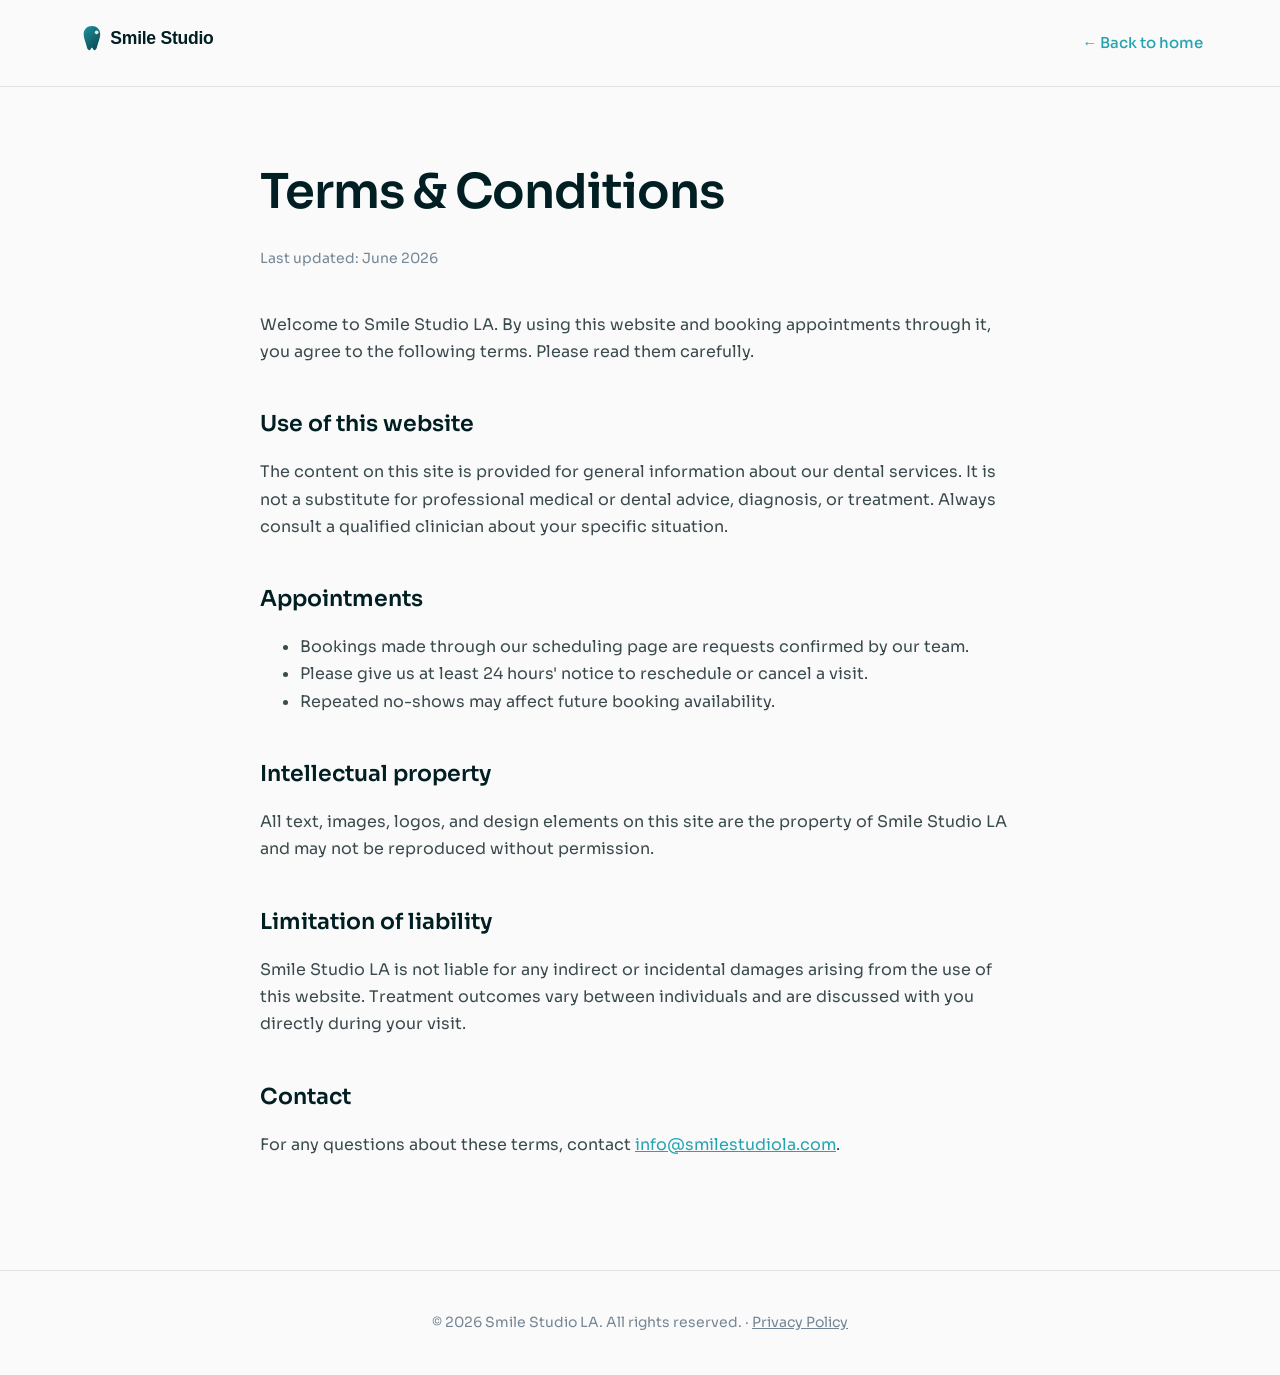
<file: terms.html>
﻿<!DOCTYPE html>
<html lang="en">
<head>
    <meta charset="utf-8"/>
    <title>Terms &amp; Conditions | Smile Studio LA</title>
    <meta content="The terms that apply when you use the Smile Studio LA website and services." name="description"/>
    <meta content="width=device-width, initial-scale=1" name="viewport"/>
    <link href="assets/css/fonts.css" rel="stylesheet" type="text/css"/>
    <link href="assets/img/favicon.svg" rel="shortcut icon" type="image/svg+xml"/>
    <link href="assets/img/webclip.png" rel="apple-touch-icon"/>
    <style>
        body{margin:0;background:#fafafa;color:#011f23;font-family:Sora,'Helvetica Neue',Arial,sans-serif;line-height:1.7;-webkit-font-smoothing:antialiased;}
        .legal-nav{display:flex;align-items:center;justify-content:space-between;padding:24px 6vw;border-bottom:1px solid #e2e2e2;}
        .legal-nav a.back{color:#24a3b1;text-decoration:none;font-weight:500;font-size:15px;}
        .legal-wrap{max-width:760px;margin:0 auto;padding:64px 24px 96px;}
        .legal-wrap h1{font-size:clamp(32px,5vw,48px);font-weight:600;letter-spacing:-1px;margin:0 0 8px;}
        .legal-wrap .updated{color:#758696;font-size:14px;margin-bottom:40px;}
        .legal-wrap h2{font-size:22px;font-weight:600;margin:40px 0 12px;}
        .legal-wrap p,.legal-wrap li{color:#3a4a4d;font-size:16px;}
        .legal-wrap a{color:#24a3b1;}
        .legal-foot{text-align:center;padding:40px 24px;border-top:1px solid #e2e2e2;color:#758696;font-size:14px;}
    </style>
</head>
<body>
    <div class="legal-nav">
        <a href="index.html"><img src="assets/img/smile-studio-logo.svg" alt="Smile Studio LA logo" height="30"/></a>
        <a class="back" href="index.html">&larr; Back to home</a>
    </div>
    <main class="legal-wrap">
        <h1>Terms &amp; Conditions</h1>
        <p class="updated">Last updated: June 2026</p>
        <p>Welcome to Smile Studio LA. By using this website and booking appointments through it, you agree to the following terms. Please read them carefully.</p>
        <h2>Use of this website</h2>
        <p>The content on this site is provided for general information about our dental services. It is not a substitute for professional medical or dental advice, diagnosis, or treatment. Always consult a qualified clinician about your specific situation.</p>
        <h2>Appointments</h2>
        <ul>
            <li>Bookings made through our scheduling page are requests confirmed by our team.</li>
            <li>Please give us at least 24 hours' notice to reschedule or cancel a visit.</li>
            <li>Repeated no-shows may affect future booking availability.</li>
        </ul>
        <h2>Intellectual property</h2>
        <p>All text, images, logos, and design elements on this site are the property of Smile Studio LA and may not be reproduced without permission.</p>
        <h2>Limitation of liability</h2>
        <p>Smile Studio LA is not liable for any indirect or incidental damages arising from the use of this website. Treatment outcomes vary between individuals and are discussed with you directly during your visit.</p>
        <h2>Contact</h2>
        <p>For any questions about these terms, contact <a href="mailto:info@smilestudiola.com">info@smilestudiola.com</a>.</p>
    </main>
    <div class="legal-foot">&copy; 2026 Smile Studio LA. All rights reserved. &middot; <a href="privacy.html" style="color:#758696;">Privacy Policy</a></div>

<script>
/* Smile Studio image guard: any failed/empty image -> on-brand gradient SVG so nothing ever looks broken. */
(function(){
  function ph(label){
    var t=(label||'Smile Studio LA').replace(/[<>&]/g,'').slice(0,22);
    var svg='<svg xmlns="http://www.w3.org/2000/svg" width="1280" height="720" viewBox="0 0 1280 720">'
     +'<defs><linearGradient id="lg" x1="0" y1="0" x2="1280" y2="720" gradientUnits="userSpaceOnUse">'
     +'<stop offset="0" stop-color="#24a3b1"/><stop offset="1" stop-color="#011f23"/></linearGradient></defs>'
     +'<rect width="1280" height="720" fill="url(#lg)"/>'
     +'<circle cx="640" cy="298" r="44" fill="#fff" opacity="0.9"/>'
     +'<text x="640" y="436" fill="#fff" font-family="Sora,Arial" font-size="40" font-weight="600" text-anchor="middle" opacity="0.92">'+t+'</text></svg>';
    return 'data:image/svg+xml;utf8,'+encodeURIComponent(svg);
  }
  function bind(im){
    im.addEventListener('error',function(){ if(im.dataset.fbk)return; im.dataset.fbk='1'; im.src=ph(im.alt); });
    if(im.complete && im.naturalWidth===0 && !im.dataset.fbk){ im.dataset.fbk='1'; im.src=ph(im.alt); }
  }
  document.querySelectorAll('img').forEach(bind);
})();
</script>
</body>
</html>
</file>
<file: assets/css/smile-studio.css>
html {
  -webkit-text-size-adjust: 100%;
  -ms-text-size-adjust: 100%;
  font-family: sans-serif;
}

body {
  margin: 0;
}

article, aside, details, figcaption, figure, footer, header, hgroup, main, menu, nav, section, summary {
  display: block;
}

audio, canvas, progress, video {
  vertical-align: baseline;
  display: inline-block;
}

audio:not([controls]) {
  height: 0;
  display: none;
}

[hidden], template {
  display: none;
}

a {
  background-color: #0000;
}

a:active, a:hover {
  outline: 0;
}

abbr[title] {
  border-bottom: 1px dotted;
}

b, strong {
  font-weight: bold;
}

dfn {
  font-style: italic;
}

h1 {
  margin: .67em 0;
  font-size: 2em;
}

mark {
  color: #000;
  background: #ff0;
}

small {
  font-size: 80%;
}

sub, sup {
  vertical-align: baseline;
  font-size: 75%;
  line-height: 0;
  position: relative;
}

sup {
  top: -.5em;
}

sub {
  bottom: -.25em;
}

img {
  border: 0;
}

svg:not(:root) {
  overflow: hidden;
}

hr {
  box-sizing: content-box;
  height: 0;
}

pre {
  overflow: auto;
}

code, kbd, pre, samp {
  font-family: monospace;
  font-size: 1em;
}

button, input, optgroup, select, textarea {
  color: inherit;
  font: inherit;
  margin: 0;
}

button {
  overflow: visible;
}

button, select {
  text-transform: none;
}

button, html input[type="button"], input[type="reset"] {
  -webkit-appearance: button;
  cursor: pointer;
}

button[disabled], html input[disabled] {
  cursor: default;
}

button::-moz-focus-inner, input::-moz-focus-inner {
  border: 0;
  padding: 0;
}

input {
  line-height: normal;
}

input[type="checkbox"], input[type="radio"] {
  box-sizing: border-box;
  padding: 0;
}

input[type="number"]::-webkit-inner-spin-button, input[type="number"]::-webkit-outer-spin-button {
  height: auto;
}

input[type="search"] {
  -webkit-appearance: none;
}

input[type="search"]::-webkit-search-cancel-button, input[type="search"]::-webkit-search-decoration {
  -webkit-appearance: none;
}

legend {
  border: 0;
  padding: 0;
}

textarea {
  overflow: auto;
}

optgroup {
  font-weight: bold;
}

table {
  border-collapse: collapse;
  border-spacing: 0;
}

td, th {
  padding: 0;
}

@font-face {
  font-family: ui-glyph-icons;
  src: url("[data-uri]") format("truetype");
  font-weight: normal;
  font-style: normal;
}

[class^="w-icon-"], [class*=" w-icon-"] {
  speak: none;
  font-variant: normal;
  text-transform: none;
  -webkit-font-smoothing: antialiased;
  -moz-osx-font-smoothing: grayscale;
  font-style: normal;
  font-weight: normal;
  line-height: 1;
  font-family: ui-glyph-icons !important;
}

.w-icon-slider-right:before {
  content: "";
}

.w-icon-slider-left:before {
  content: "";
}

.w-icon-nav-menu:before {
  content: "";
}

.w-icon-arrow-down:before, .w-icon-dropdown-toggle:before {
  content: "";
}

.w-icon-file-upload-remove:before {
  content: "";
}

.w-icon-file-upload-icon:before {
  content: "";
}

* {
  box-sizing: border-box;
}

html {
  height: 100%;
}

body {
  color: #333;
  background-color: #fff;
  min-height: 100%;
  margin: 0;
  font-family: Arial, sans-serif;
  font-size: 14px;
  line-height: 20px;
}

img {
  vertical-align: middle;
  max-width: 100%;
  display: inline-block;
}

html.w-mod-touch * {
  background-attachment: scroll !important;
}

.w-block {
  display: block;
}

.w-inline-block {
  max-width: 100%;
  display: inline-block;
}

.w-clearfix:before, .w-clearfix:after {
  content: " ";
  grid-area: 1 / 1 / 2 / 2;
  display: table;
}

.w-clearfix:after {
  clear: both;
}

.w-hidden {
  display: none;
}

.w-button {
  color: #fff;
  line-height: inherit;
  cursor: pointer;
  background-color: #3898ec;
  border: 0;
  border-radius: 0;
  padding: 9px 15px;
  text-decoration: none;
  display: inline-block;
}

input.w-button {
  -webkit-appearance: button;
}

html[data-w-dynpage] [data-w-cloak] {
  color: #0000 !important;
}

.w-code-block {
  margin: unset;
}

pre.w-code-block code {
  all: inherit;
}

pre.w-code-block code > span {
  display: block !important;
}

.w-optimization {
  display: contents;
}

.w-legacy-badge, .w-legacy-badge > img {
  box-sizing: unset;
  width: unset;
  height: unset;
  max-height: unset;
  max-width: unset;
  min-height: unset;
  min-width: unset;
  margin: unset;
  padding: unset;
  float: unset;
  clear: unset;
  border: unset;
  border-radius: unset;
  background: unset;
  background-image: unset;
  background-position: unset;
  background-size: unset;
  background-repeat: unset;
  background-origin: unset;
  background-clip: unset;
  background-attachment: unset;
  background-color: unset;
  box-shadow: unset;
  transform: unset;
  direction: unset;
  font-family: unset;
  font-weight: unset;
  color: unset;
  font-size: unset;
  line-height: unset;
  font-style: unset;
  font-variant: unset;
  text-align: unset;
  letter-spacing: unset;
  -webkit-text-decoration: unset;
  text-decoration: unset;
  text-indent: unset;
  text-transform: unset;
  list-style-type: unset;
  text-shadow: unset;
  vertical-align: unset;
  cursor: unset;
  white-space: unset;
  word-break: unset;
  word-spacing: unset;
  word-wrap: unset;
  transition: unset;
}

.w-legacy-badge {
  white-space: nowrap;
  cursor: pointer;
  box-shadow: 0 0 0 1px #0000001a, 0 1px 3px #0000001a;
  visibility: visible !important;
  opacity: 1 !important;
  z-index: 2147483647 !important;
  color: #aaadb0 !important;
  width: auto !important;
  height: auto !important;
  overflow: unset !important;
  background-color: #fff !important;
  border-radius: 3px !important;
  margin: 0 !important;
  padding: 6px !important;
  font-size: 12px !important;
  line-height: 14px !important;
  text-decoration: none !important;
  display: inline-block !important;
  position: fixed !important;
  inset: auto 12px 12px auto !important;
  transform: none !important;
}

.w-legacy-badge > img {
  position: unset;
  visibility: unset !important;
  opacity: 1 !important;
  vertical-align: middle !important;
  display: inline-block !important;
}

h1, h2, h3, h4, h5, h6 {
  margin-bottom: 10px;
  font-weight: bold;
}

h1 {
  margin-top: 20px;
  font-size: 38px;
  line-height: 44px;
}

h2 {
  margin-top: 20px;
  font-size: 32px;
  line-height: 36px;
}

h3 {
  margin-top: 20px;
  font-size: 24px;
  line-height: 30px;
}

h4 {
  margin-top: 10px;
  font-size: 18px;
  line-height: 24px;
}

h5 {
  margin-top: 10px;
  font-size: 14px;
  line-height: 20px;
}

h6 {
  margin-top: 10px;
  font-size: 12px;
  line-height: 18px;
}

p {
  margin-top: 0;
  margin-bottom: 10px;
}

blockquote {
  border-left: 5px solid #e2e2e2;
  margin: 0 0 10px;
  padding: 10px 20px;
  font-size: 18px;
  line-height: 22px;
}

figure {
  margin: 0 0 10px;
}

figcaption {
  text-align: center;
  margin-top: 5px;
}

ul, ol {
  margin-top: 0;
  margin-bottom: 10px;
  padding-left: 40px;
}

.w-list-unstyled {
  padding-left: 0;
  list-style: none;
}

.w-embed:before, .w-embed:after {
  content: " ";
  grid-area: 1 / 1 / 2 / 2;
  display: table;
}

.w-embed:after {
  clear: both;
}

.w-video {
  width: 100%;
  padding: 0;
  position: relative;
}

.w-video iframe, .w-video object, .w-video embed {
  border: none;
  width: 100%;
  height: 100%;
  position: absolute;
  top: 0;
  left: 0;
}

fieldset {
  border: 0;
  margin: 0;
  padding: 0;
}

button, [type="button"], [type="reset"] {
  cursor: pointer;
  -webkit-appearance: button;
  border: 0;
}

.w-form {
  margin: 0 0 15px;
}

.w-form-done {
  text-align: center;
  background-color: #ddd;
  padding: 20px;
  display: none;
}

.w-form-fail {
  background-color: #ffdede;
  margin-top: 10px;
  padding: 10px;
  display: none;
}

label {
  margin-bottom: 5px;
  font-weight: bold;
  display: block;
}

.w-input, .w-select {
  color: #333;
  vertical-align: middle;
  background-color: #fff;
  border: 1px solid #ccc;
  width: 100%;
  height: 38px;
  margin-bottom: 10px;
  padding: 8px 12px;
  font-size: 14px;
  line-height: 1.42857;
  display: block;
}

.w-input::placeholder, .w-select::placeholder {
  color: #999;
}

.w-input:focus, .w-select:focus {
  border-color: #3898ec;
  outline: 0;
}

.w-input[disabled], .w-select[disabled], .w-input[readonly], .w-select[readonly], fieldset[disabled] .w-input, fieldset[disabled] .w-select {
  cursor: not-allowed;
}

.w-input[disabled]:not(.w-input-disabled), .w-select[disabled]:not(.w-input-disabled), .w-input[readonly], .w-select[readonly], fieldset[disabled]:not(.w-input-disabled) .w-input, fieldset[disabled]:not(.w-input-disabled) .w-select {
  background-color: #eee;
}

textarea.w-input, textarea.w-select {
  height: auto;
}

.w-select {
  background-color: #f3f3f3;
}

.w-select[multiple] {
  height: auto;
}

.w-form-label {
  cursor: pointer;
  margin-bottom: 0;
  font-weight: normal;
  display: inline-block;
}

.w-radio {
  margin-bottom: 5px;
  padding-left: 20px;
  display: block;
}

.w-radio:before, .w-radio:after {
  content: " ";
  grid-area: 1 / 1 / 2 / 2;
  display: table;
}

.w-radio:after {
  clear: both;
}

.w-radio-input {
  float: left;
  margin: 3px 0 0 -20px;
  line-height: normal;
}

.w-file-upload {
  margin-bottom: 10px;
  display: block;
}

.w-file-upload-input {
  opacity: 0;
  z-index: -100;
  width: .1px;
  height: .1px;
  position: absolute;
  overflow: hidden;
}

.w-file-upload-default, .w-file-upload-uploading, .w-file-upload-success {
  color: #333;
  display: inline-block;
}

.w-file-upload-error {
  margin-top: 10px;
  display: block;
}

.w-file-upload-default.w-hidden, .w-file-upload-uploading.w-hidden, .w-file-upload-error.w-hidden, .w-file-upload-success.w-hidden {
  display: none;
}

.w-file-upload-uploading-btn {
  cursor: pointer;
  background-color: #fafafa;
  border: 1px solid #ccc;
  margin: 0;
  padding: 8px 12px;
  font-size: 14px;
  font-weight: normal;
  display: flex;
}

.w-file-upload-file {
  background-color: #fafafa;
  border: 1px solid #ccc;
  flex-grow: 1;
  justify-content: space-between;
  margin: 0;
  padding: 8px 9px 8px 11px;
  display: flex;
}

.w-file-upload-file-name {
  font-size: 14px;
  font-weight: normal;
  display: block;
}

.w-file-remove-link {
  cursor: pointer;
  width: auto;
  height: auto;
  margin-top: 3px;
  margin-left: 10px;
  padding: 3px;
  display: block;
}

.w-icon-file-upload-remove {
  margin: auto;
  font-size: 10px;
}

.w-file-upload-error-msg {
  color: #ea384c;
  padding: 2px 0;
  display: inline-block;
}

.w-file-upload-info {
  padding: 0 12px;
  line-height: 38px;
  display: inline-block;
}

.w-file-upload-label {
  cursor: pointer;
  background-color: #fafafa;
  border: 1px solid #ccc;
  margin: 0;
  padding: 8px 12px;
  font-size: 14px;
  font-weight: normal;
  display: inline-block;
}

.w-icon-file-upload-icon, .w-icon-file-upload-uploading {
  width: 20px;
  margin-right: 8px;
  display: inline-block;
}

.w-icon-file-upload-uploading {
  height: 20px;
}

.w-container {
  max-width: 940px;
  margin-left: auto;
  margin-right: auto;
}

.w-container:before, .w-container:after {
  content: " ";
  grid-area: 1 / 1 / 2 / 2;
  display: table;
}

.w-container:after {
  clear: both;
}

.w-container .w-row {
  margin-left: -10px;
  margin-right: -10px;
}

.w-row:before, .w-row:after {
  content: " ";
  grid-area: 1 / 1 / 2 / 2;
  display: table;
}

.w-row:after {
  clear: both;
}

.w-row .w-row {
  margin-left: 0;
  margin-right: 0;
}

.w-col {
  float: left;
  width: 100%;
  min-height: 1px;
  padding-left: 10px;
  padding-right: 10px;
  position: relative;
}

.w-col .w-col {
  padding-left: 0;
  padding-right: 0;
}

.w-col-1 {
  width: 8.33333%;
}

.w-col-2 {
  width: 16.6667%;
}

.w-col-3 {
  width: 25%;
}

.w-col-4 {
  width: 33.3333%;
}

.w-col-5 {
  width: 41.6667%;
}

.w-col-6 {
  width: 50%;
}

.w-col-7 {
  width: 58.3333%;
}

.w-col-8 {
  width: 66.6667%;
}

.w-col-9 {
  width: 75%;
}

.w-col-10 {
  width: 83.3333%;
}

.w-col-11 {
  width: 91.6667%;
}

.w-col-12 {
  width: 100%;
}

.w-hidden-main {
  display: none !important;
}

@media screen and (max-width: 991px) {
  .w-container {
    max-width: 728px;
  }

  .w-hidden-main {
    display: inherit !important;
  }

  .w-hidden-medium {
    display: none !important;
  }

  .w-col-medium-1 {
    width: 8.33333%;
  }

  .w-col-medium-2 {
    width: 16.6667%;
  }

  .w-col-medium-3 {
    width: 25%;
  }

  .w-col-medium-4 {
    width: 33.3333%;
  }

  .w-col-medium-5 {
    width: 41.6667%;
  }

  .w-col-medium-6 {
    width: 50%;
  }

  .w-col-medium-7 {
    width: 58.3333%;
  }

  .w-col-medium-8 {
    width: 66.6667%;
  }

  .w-col-medium-9 {
    width: 75%;
  }

  .w-col-medium-10 {
    width: 83.3333%;
  }

  .w-col-medium-11 {
    width: 91.6667%;
  }

  .w-col-medium-12 {
    width: 100%;
  }

  .w-col-stack {
    width: 100%;
    left: auto;
    right: auto;
  }
}

@media screen and (max-width: 767px) {
  .w-hidden-main, .w-hidden-medium {
    display: inherit !important;
  }

  .w-hidden-small {
    display: none !important;
  }

  .w-row, .w-container .w-row {
    margin-left: 0;
    margin-right: 0;
  }

  .w-col {
    width: 100%;
    left: auto;
    right: auto;
  }

  .w-col-small-1 {
    width: 8.33333%;
  }

  .w-col-small-2 {
    width: 16.6667%;
  }

  .w-col-small-3 {
    width: 25%;
  }

  .w-col-small-4 {
    width: 33.3333%;
  }

  .w-col-small-5 {
    width: 41.6667%;
  }

  .w-col-small-6 {
    width: 50%;
  }

  .w-col-small-7 {
    width: 58.3333%;
  }

  .w-col-small-8 {
    width: 66.6667%;
  }

  .w-col-small-9 {
    width: 75%;
  }

  .w-col-small-10 {
    width: 83.3333%;
  }

  .w-col-small-11 {
    width: 91.6667%;
  }

  .w-col-small-12 {
    width: 100%;
  }
}

@media screen and (max-width: 479px) {
  .w-container {
    max-width: none;
  }

  .w-hidden-main, .w-hidden-medium, .w-hidden-small {
    display: inherit !important;
  }

  .w-hidden-tiny {
    display: none !important;
  }

  .w-col {
    width: 100%;
  }

  .w-col-tiny-1 {
    width: 8.33333%;
  }

  .w-col-tiny-2 {
    width: 16.6667%;
  }

  .w-col-tiny-3 {
    width: 25%;
  }

  .w-col-tiny-4 {
    width: 33.3333%;
  }

  .w-col-tiny-5 {
    width: 41.6667%;
  }

  .w-col-tiny-6 {
    width: 50%;
  }

  .w-col-tiny-7 {
    width: 58.3333%;
  }

  .w-col-tiny-8 {
    width: 66.6667%;
  }

  .w-col-tiny-9 {
    width: 75%;
  }

  .w-col-tiny-10 {
    width: 83.3333%;
  }

  .w-col-tiny-11 {
    width: 91.6667%;
  }

  .w-col-tiny-12 {
    width: 100%;
  }
}

.w-widget {
  position: relative;
}

.w-widget-map {
  width: 100%;
  height: 400px;
}

.w-widget-map label {
  width: auto;
  display: inline;
}

.w-widget-map img {
  max-width: inherit;
}

.w-widget-map .gm-style-iw {
  text-align: center;
}

.w-widget-map .gm-style-iw > button {
  display: none !important;
}

.w-widget-twitter {
  overflow: hidden;
}

.w-widget-twitter-count-shim {
  vertical-align: top;
  text-align: center;
  background: #fff;
  border: 1px solid #758696;
  border-radius: 3px;
  width: 28px;
  height: 20px;
  display: inline-block;
  position: relative;
}

.w-widget-twitter-count-shim * {
  pointer-events: none;
  -webkit-user-select: none;
  user-select: none;
}

.w-widget-twitter-count-shim .w-widget-twitter-count-inner {
  text-align: center;
  color: #999;
  font-family: serif;
  font-size: 15px;
  line-height: 12px;
  position: relative;
}

.w-widget-twitter-count-shim .w-widget-twitter-count-clear {
  display: block;
  position: relative;
}

.w-widget-twitter-count-shim.w--large {
  width: 36px;
  height: 28px;
}

.w-widget-twitter-count-shim.w--large .w-widget-twitter-count-inner {
  font-size: 18px;
  line-height: 18px;
}

.w-widget-twitter-count-shim:not(.w--vertical) {
  margin-left: 5px;
  margin-right: 8px;
}

.w-widget-twitter-count-shim:not(.w--vertical).w--large {
  margin-left: 6px;
}

.w-widget-twitter-count-shim:not(.w--vertical):before, .w-widget-twitter-count-shim:not(.w--vertical):after {
  content: " ";
  pointer-events: none;
  border: solid #0000;
  width: 0;
  height: 0;
  position: absolute;
  top: 50%;
  left: 0;
}

.w-widget-twitter-count-shim:not(.w--vertical):before {
  border-width: 4px;
  border-color: #75869600 #5d6c7b #75869600 #75869600;
  margin-top: -4px;
  margin-left: -9px;
}

.w-widget-twitter-count-shim:not(.w--vertical).w--large:before {
  border-width: 5px;
  margin-top: -5px;
  margin-left: -10px;
}

.w-widget-twitter-count-shim:not(.w--vertical):after {
  border-width: 4px;
  border-color: #fff0 #fff #fff0 #fff0;
  margin-top: -4px;
  margin-left: -8px;
}

.w-widget-twitter-count-shim:not(.w--vertical).w--large:after {
  border-width: 5px;
  margin-top: -5px;
  margin-left: -9px;
}

.w-widget-twitter-count-shim.w--vertical {
  width: 61px;
  height: 33px;
  margin-bottom: 8px;
}

.w-widget-twitter-count-shim.w--vertical:before, .w-widget-twitter-count-shim.w--vertical:after {
  content: " ";
  pointer-events: none;
  border: solid #0000;
  width: 0;
  height: 0;
  position: absolute;
  top: 100%;
  left: 50%;
}

.w-widget-twitter-count-shim.w--vertical:before {
  border-width: 5px;
  border-color: #5d6c7b #75869600 #75869600;
  margin-left: -5px;
}

.w-widget-twitter-count-shim.w--vertical:after {
  border-width: 4px;
  border-color: #fff #fff0 #fff0;
  margin-left: -4px;
}

.w-widget-twitter-count-shim.w--vertical .w-widget-twitter-count-inner {
  font-size: 18px;
  line-height: 22px;
}

.w-widget-twitter-count-shim.w--vertical.w--large {
  width: 76px;
}

.w-background-video {
  color: #fff;
  height: 500px;
  position: relative;
  overflow: hidden;
}

.w-background-video > video {
  object-fit: cover;
  z-index: -100;
  background-position: 50%;
  background-size: cover;
  width: 100%;
  height: 100%;
  margin: auto;
  position: absolute;
  inset: -100%;
}

.w-background-video > video::-webkit-media-controls-start-playback-button {
  -webkit-appearance: none;
  display: none !important;
}

.w-background-video--control {
  background-color: #0000;
  padding: 0;
  position: absolute;
  bottom: 1em;
  right: 1em;
}

.w-background-video--control > [hidden] {
  display: none !important;
}

.w-slider {
  text-align: center;
  clear: both;
  -webkit-tap-highlight-color: #0000;
  tap-highlight-color: #0000;
  background: #ddd;
  height: 300px;
  position: relative;
}

.w-slider-mask {
  z-index: 1;
  white-space: nowrap;
  height: 100%;
  display: block;
  position: relative;
  left: 0;
  right: 0;
  overflow: hidden;
}

.w-slide {
  vertical-align: top;
  white-space: normal;
  text-align: left;
  width: 100%;
  height: 100%;
  display: inline-block;
  position: relative;
}

.w-slider-nav {
  z-index: 2;
  text-align: center;
  -webkit-tap-highlight-color: #0000;
  tap-highlight-color: #0000;
  height: 40px;
  margin: auto;
  padding-top: 10px;
  position: absolute;
  inset: auto 0 0;
}

.w-slider-nav.w-round > div {
  border-radius: 100%;
}

.w-slider-nav.w-num > div {
  width: auto;
  height: auto;
  font-size: inherit;
  line-height: inherit;
  padding: .2em .5em;
}

.w-slider-nav.w-shadow > div {
  box-shadow: 0 0 3px #3336;
}

.w-slider-nav-invert {
  color: #fff;
}

.w-slider-nav-invert > div {
  background-color: #2226;
}

.w-slider-nav-invert > div.w-active {
  background-color: #222;
}

.w-slider-dot {
  cursor: pointer;
  background-color: #fff6;
  width: 1em;
  height: 1em;
  margin: 0 3px .5em;
  transition: background-color .1s, color .1s;
  display: inline-block;
  position: relative;
}

.w-slider-dot.w-active {
  background-color: #fff;
}

.w-slider-dot:focus {
  outline: none;
  box-shadow: 0 0 0 2px #fff;
}

.w-slider-dot:focus.w-active {
  box-shadow: none;
}

.w-slider-arrow-left, .w-slider-arrow-right {
  cursor: pointer;
  color: #fff;
  -webkit-tap-highlight-color: #0000;
  tap-highlight-color: #0000;
  -webkit-user-select: none;
  user-select: none;
  width: 80px;
  margin: auto;
  font-size: 40px;
  position: absolute;
  inset: 0;
  overflow: hidden;
}

.w-slider-arrow-left [class^="w-icon-"], .w-slider-arrow-right [class^="w-icon-"], .w-slider-arrow-left [class*=" w-icon-"], .w-slider-arrow-right [class*=" w-icon-"] {
  position: absolute;
}

.w-slider-arrow-left:focus, .w-slider-arrow-right:focus {
  outline: 0;
}

.w-slider-arrow-left {
  z-index: 3;
  right: auto;
}

.w-slider-arrow-right {
  z-index: 4;
  left: auto;
}

.w-icon-slider-left, .w-icon-slider-right {
  width: 1em;
  height: 1em;
  margin: auto;
  inset: 0;
}

.w-slider-aria-label {
  clip: rect(0 0 0 0);
  border: 0;
  width: 1px;
  height: 1px;
  margin: -1px;
  padding: 0;
  position: absolute;
  overflow: hidden;
}

.w-slider-force-show {
  display: block !important;
}

.w-dropdown {
  text-align: left;
  z-index: 900;
  margin-left: auto;
  margin-right: auto;
  display: inline-block;
  position: relative;
}

.w-dropdown-btn, .w-dropdown-toggle, .w-dropdown-link {
  vertical-align: top;
  color: #222;
  text-align: left;
  white-space: nowrap;
  margin-left: auto;
  margin-right: auto;
  padding: 20px;
  text-decoration: none;
  position: relative;
}

.w-dropdown-toggle {
  -webkit-user-select: none;
  user-select: none;
  cursor: pointer;
  padding-right: 40px;
  display: inline-block;
}

.w-dropdown-toggle:focus {
  outline: 0;
}

.w-icon-dropdown-toggle {
  width: 1em;
  height: 1em;
  margin: auto 20px auto auto;
  position: absolute;
  top: 0;
  bottom: 0;
  right: 0;
}

.w-dropdown-list {
  background: #ddd;
  min-width: 100%;
  display: none;
  position: absolute;
}

.w-dropdown-list.w--open {
  display: block;
}

.w-dropdown-link {
  color: #222;
  padding: 10px 20px;
  display: block;
}

.w-dropdown-link.w--current {
  color: #0082f3;
}

.w-dropdown-link:focus {
  outline: 0;
}

@media screen and (max-width: 767px) {
  .w-nav-brand {
    padding-left: 10px;
  }
}

.w-lightbox-backdrop {
  cursor: auto;
  letter-spacing: normal;
  text-indent: 0;
  text-shadow: none;
  text-transform: none;
  visibility: visible;
  white-space: normal;
  word-break: normal;
  word-spacing: normal;
  word-wrap: normal;
  color: #fff;
  text-align: center;
  z-index: 2000;
  opacity: 0;
  -webkit-user-select: none;
  -moz-user-select: none;
  -webkit-tap-highlight-color: transparent;
  background: #000000e6;
  outline: 0;
  font-family: Helvetica Neue, Helvetica, Ubuntu, Segoe UI, Verdana, sans-serif;
  font-size: 17px;
  font-style: normal;
  font-weight: 300;
  line-height: 1.2;
  list-style: disc;
  position: fixed;
  inset: 0;
  -webkit-transform: translate(0);
}

.w-lightbox-backdrop, .w-lightbox-container {
  -webkit-overflow-scrolling: touch;
  height: 100%;
  overflow: auto;
}

.w-lightbox-content {
  height: 100vh;
  position: relative;
  overflow: hidden;
}

.w-lightbox-view {
  opacity: 0;
  width: 100vw;
  height: 100vh;
  position: absolute;
}

.w-lightbox-view:before {
  content: "";
  height: 100vh;
}

.w-lightbox-group, .w-lightbox-group .w-lightbox-view, .w-lightbox-group .w-lightbox-view:before {
  height: 86vh;
}

.w-lightbox-frame, .w-lightbox-view:before {
  vertical-align: middle;
  display: inline-block;
}

.w-lightbox-figure {
  margin: 0;
  position: relative;
}

.w-lightbox-group .w-lightbox-figure {
  cursor: pointer;
}

.w-lightbox-img {
  width: auto;
  max-width: none;
  height: auto;
}

.w-lightbox-image {
  float: none;
  max-width: 100vw;
  max-height: 100vh;
  display: block;
}

.w-lightbox-group .w-lightbox-image {
  max-height: 86vh;
}

.w-lightbox-caption {
  text-align: left;
  text-overflow: ellipsis;
  white-space: nowrap;
  background: #0006;
  padding: .5em 1em;
  position: absolute;
  bottom: 0;
  left: 0;
  right: 0;
  overflow: hidden;
}

.w-lightbox-embed {
  width: 100%;
  height: 100%;
  position: absolute;
  inset: 0;
}

.w-lightbox-control {
  cursor: pointer;
  background-position: center;
  background-repeat: no-repeat;
  background-size: 24px;
  width: 4em;
  transition: all .3s;
  position: absolute;
  top: 0;
}

.w-lightbox-left {
  background-image: url("[data-uri]");
  display: none;
  bottom: 0;
  left: 0;
}

.w-lightbox-right {
  background-image: url("[data-uri]");
  display: none;
  bottom: 0;
  right: 0;
}

.w-lightbox-close {
  background-image: url("[data-uri]");
  background-size: 18px;
  height: 2.6em;
  right: 0;
}

.w-lightbox-strip {
  white-space: nowrap;
  padding: 0 1vh;
  line-height: 0;
  position: absolute;
  bottom: 0;
  left: 0;
  right: 0;
  overflow: auto hidden;
}

.w-lightbox-item {
  box-sizing: content-box;
  cursor: pointer;
  width: 10vh;
  padding: 2vh 1vh;
  display: inline-block;
  -webkit-transform: translate3d(0, 0, 0);
}

.w-lightbox-active {
  opacity: .3;
}

.w-lightbox-thumbnail {
  background: #222;
  height: 10vh;
  position: relative;
  overflow: hidden;
}

.w-lightbox-thumbnail-image {
  position: absolute;
  top: 0;
  left: 0;
}

.w-lightbox-thumbnail .w-lightbox-tall {
  width: 100%;
  top: 50%;
  transform: translate(0, -50%);
}

.w-lightbox-thumbnail .w-lightbox-wide {
  height: 100%;
  left: 50%;
  transform: translate(-50%);
}

.w-lightbox-spinner {
  box-sizing: border-box;
  border: 5px solid #0006;
  border-radius: 50%;
  width: 40px;
  height: 40px;
  margin-top: -20px;
  margin-left: -20px;
  animation: .8s linear infinite spin;
  position: absolute;
  top: 50%;
  left: 50%;
}

.w-lightbox-spinner:after {
  content: "";
  border: 3px solid #0000;
  border-bottom-color: #fff;
  border-radius: 50%;
  position: absolute;
  inset: -4px;
}

.w-lightbox-hide {
  display: none;
}

.w-lightbox-noscroll {
  overflow: hidden;
}

@media (min-width: 768px) {
  .w-lightbox-content {
    height: 96vh;
    margin-top: 2vh;
  }

  .w-lightbox-view, .w-lightbox-view:before {
    height: 96vh;
  }

  .w-lightbox-group, .w-lightbox-group .w-lightbox-view, .w-lightbox-group .w-lightbox-view:before {
    height: 84vh;
  }

  .w-lightbox-image {
    max-width: 96vw;
    max-height: 96vh;
  }

  .w-lightbox-group .w-lightbox-image {
    max-width: 82.3vw;
    max-height: 84vh;
  }

  .w-lightbox-left, .w-lightbox-right {
    opacity: .5;
    display: block;
  }

  .w-lightbox-close {
    opacity: .8;
  }

  .w-lightbox-control:hover {
    opacity: 1;
  }
}

.w-lightbox-inactive, .w-lightbox-inactive:hover {
  opacity: 0;
}

.w-richtext:before, .w-richtext:after {
  content: " ";
  grid-area: 1 / 1 / 2 / 2;
  display: table;
}

.w-richtext:after {
  clear: both;
}

.w-richtext[contenteditable="true"]:before, .w-richtext[contenteditable="true"]:after {
  white-space: initial;
}

.w-richtext ol, .w-richtext ul {
  overflow: hidden;
}

.w-richtext .w-richtext-figure-selected.w-richtext-figure-type-video div:after, .w-richtext .w-richtext-figure-selected[data-rt-type="video"] div:after, .w-richtext .w-richtext-figure-selected.w-richtext-figure-type-image div, .w-richtext .w-richtext-figure-selected[data-rt-type="image"] div {
  outline: 2px solid #2895f7;
}

.w-richtext figure.w-richtext-figure-type-video > div:after, .w-richtext figure[data-rt-type="video"] > div:after {
  content: "";
  display: none;
  position: absolute;
  inset: 0;
}

.w-richtext figure {
  max-width: 60%;
  position: relative;
}

.w-richtext figure > div:before {
  cursor: default !important;
}

.w-richtext figure img {
  width: 100%;
}

.w-richtext figure figcaption.w-richtext-figcaption-placeholder {
  opacity: .6;
}

.w-richtext figure div {
  color: #0000;
  font-size: 0;
}

.w-richtext figure.w-richtext-figure-type-image, .w-richtext figure[data-rt-type="image"] {
  display: table;
}

.w-richtext figure.w-richtext-figure-type-image > div, .w-richtext figure[data-rt-type="image"] > div {
  display: inline-block;
}

.w-richtext figure.w-richtext-figure-type-image > figcaption, .w-richtext figure[data-rt-type="image"] > figcaption {
  caption-side: bottom;
  display: table-caption;
}

.w-richtext figure.w-richtext-figure-type-video, .w-richtext figure[data-rt-type="video"] {
  width: 60%;
  height: 0;
}

.w-richtext figure.w-richtext-figure-type-video iframe, .w-richtext figure[data-rt-type="video"] iframe {
  width: 100%;
  height: 100%;
  position: absolute;
  top: 0;
  left: 0;
}

.w-richtext figure.w-richtext-figure-type-video > div, .w-richtext figure[data-rt-type="video"] > div {
  width: 100%;
}

.w-richtext figure.w-richtext-align-center {
  clear: both;
  margin-left: auto;
  margin-right: auto;
}

.w-richtext figure.w-richtext-align-center.w-richtext-figure-type-image > div, .w-richtext figure.w-richtext-align-center[data-rt-type="image"] > div {
  max-width: 100%;
}

.w-richtext figure.w-richtext-align-normal {
  clear: both;
}

.w-richtext figure.w-richtext-align-fullwidth {
  text-align: center;
  clear: both;
  width: 100%;
  max-width: 100%;
  margin-left: auto;
  margin-right: auto;
  display: block;
}

.w-richtext figure.w-richtext-align-fullwidth > div {
  padding-bottom: inherit;
  display: inline-block;
}

.w-richtext figure.w-richtext-align-fullwidth > figcaption {
  display: block;
}

.w-richtext figure.w-richtext-align-floatleft {
  float: left;
  clear: none;
  margin-right: 15px;
}

.w-richtext figure.w-richtext-align-floatright {
  float: right;
  clear: none;
  margin-left: 15px;
}

.w-nav {
  z-index: 1000;
  background: #ddd;
  position: relative;
}

.w-nav:before, .w-nav:after {
  content: " ";
  grid-area: 1 / 1 / 2 / 2;
  display: table;
}

.w-nav:after {
  clear: both;
}

.w-nav-brand {
  float: left;
  color: #333;
  text-decoration: none;
  position: relative;
}

.w-nav-link {
  vertical-align: top;
  color: #222;
  text-align: left;
  margin-left: auto;
  margin-right: auto;
  padding: 20px;
  text-decoration: none;
  display: inline-block;
  position: relative;
}

.w-nav-link.w--current {
  color: #0082f3;
}

.w-nav-menu {
  float: right;
  position: relative;
}

[data-nav-menu-open] {
  text-align: center;
  background: #c8c8c8;
  min-width: 200px;
  position: absolute;
  top: 100%;
  left: 0;
  right: 0;
  overflow: visible;
  display: block !important;
}

.w--nav-link-open {
  display: block;
  position: relative;
}

.w-nav-overlay {
  width: 100%;
  display: none;
  position: absolute;
  top: 100%;
  left: 0;
  right: 0;
  overflow: hidden;
}

.w-nav-overlay [data-nav-menu-open] {
  top: 0;
}

.w-nav[data-animation="over-left"] .w-nav-overlay {
  width: auto;
}

.w-nav[data-animation="over-left"] .w-nav-overlay, .w-nav[data-animation="over-left"] [data-nav-menu-open] {
  z-index: 1;
  top: 0;
  right: auto;
}

.w-nav[data-animation="over-right"] .w-nav-overlay {
  width: auto;
}

.w-nav[data-animation="over-right"] .w-nav-overlay, .w-nav[data-animation="over-right"] [data-nav-menu-open] {
  z-index: 1;
  top: 0;
  left: auto;
}

.w-nav-button {
  float: right;
  cursor: pointer;
  -webkit-tap-highlight-color: #0000;
  tap-highlight-color: #0000;
  -webkit-user-select: none;
  user-select: none;
  padding: 18px;
  font-size: 24px;
  display: none;
  position: relative;
}

.w-nav-button:focus {
  outline: 0;
}

.w-nav-button.w--open {
  color: #fff;
  background-color: #c8c8c8;
}

.w-nav[data-collapse="all"] .w-nav-menu {
  display: none;
}

.w-nav[data-collapse="all"] .w-nav-button, .w--nav-dropdown-open, .w--nav-dropdown-toggle-open {
  display: block;
}

.w--nav-dropdown-list-open {
  position: static;
}

@media screen and (max-width: 991px) {
  .w-nav[data-collapse="medium"] .w-nav-menu {
    display: none;
  }

  .w-nav[data-collapse="medium"] .w-nav-button {
    display: block;
  }
}

@media screen and (max-width: 767px) {
  .w-nav[data-collapse="small"] .w-nav-menu {
    display: none;
  }

  .w-nav[data-collapse="small"] .w-nav-button {
    display: block;
  }

  .w-nav-brand {
    padding-left: 10px;
  }
}

@media screen and (max-width: 479px) {
  .w-nav[data-collapse="tiny"] .w-nav-menu {
    display: none;
  }

  .w-nav[data-collapse="tiny"] .w-nav-button {
    display: block;
  }
}

.w-tabs {
  position: relative;
}

.w-tabs:before, .w-tabs:after {
  content: " ";
  grid-area: 1 / 1 / 2 / 2;
  display: table;
}

.w-tabs:after {
  clear: both;
}

.w-tab-menu {
  position: relative;
}

.w-tab-link {
  vertical-align: top;
  text-align: left;
  cursor: pointer;
  color: #222;
  background-color: #ddd;
  padding: 9px 30px;
  text-decoration: none;
  display: inline-block;
  position: relative;
}

.w-tab-link.w--current {
  background-color: #c8c8c8;
}

.w-tab-link:focus {
  outline: 0;
}

.w-tab-content {
  display: block;
  position: relative;
  overflow: hidden;
}

.w-tab-pane {
  display: none;
  position: relative;
}

.w--tab-active {
  display: block;
}

@media screen and (max-width: 479px) {
  .w-tab-link {
    display: block;
  }
}

.w-ix-emptyfix:after {
  content: "";
}

@keyframes spin {
  0% {
    transform: rotate(0);
  }

  100% {
    transform: rotate(360deg);
  }
}

.w-dyn-empty {
  background-color: #ddd;
  padding: 10px;
}

.w-dyn-hide, .w-dyn-bind-empty, .w-condition-invisible {
  display: none !important;
}

.wf-layout-layout {
  display: grid;
}

.w-layout-grid {
  grid-row-gap: 16px;
  grid-column-gap: 16px;
  grid-template-rows: auto auto;
  grid-template-columns: 1fr 1fr;
  grid-auto-columns: 1fr;
  display: grid;
}

:root {
  --_font---font-family--primary: Sora, sans-serif;
  --primitive-color--primary-900: #0d3b31;
  --_font---font-size-semantics--body-base: var(--_font---font-size-primitive--text-base);
  --_font---line-height--145: 145%;
  --_font---font-weight--400: 400;
  --_size-variables---element-spacing--none: 0px;
  --_font---font-size-semantics--h1: var(--_font---font-size-primitive--text-10xl);
  --_font---line-height--110: 110%;
  --_font---font-weight--500: 500;
  --_font---letter-spacing--3-6px: -3.6px;
  --_font---letter-spacing--2-4px: -2.4px;
  --_font---letter-spacing--2px: -2px;
  --_font---font-size-semantics--h2: var(--_font---font-size-primitive--text-9xl);
  --_font---line-height--115: 115%;
  --_font---letter-spacing--2-8px: -2.8px;
  --_font---letter-spacing--0-96px: -.96px;
  --_font---font-size-semantics--h3: var(--_font---font-size-primitive--text-8xl);
  --_font---font-size-semantics--h4: var(--_font---font-size-primitive--text-7xl);
  --_font---line-height--120: 120%;
  --_font---letter-spacing--1-76px: -1.76px;
  --_font---font-size-semantics--h5: var(--_font---font-size-primitive--text-6xl);
  --_font---line-height--130: 130%;
  --_font---font-size-semantics--h6: var(--_font---font-size-primitive--text-4xl);
  --_font---letter-spacing--0-84px: -.84px;
  --primitive-color--gray-600: #707070;
  --_font---letter-spacing--0-36px: -.36px;
  --_size-variables---element-spacing--2xl: 20px;
  --_size-variables---element-spacing--sm: 8px;
  --_size-variables---element-spacing--lg: 12px;
  --_size-variables---element-spacing--3xl: 24px;
  --_max-width---max-width--100: 100%;
  --_size-variables---element-spacing--md: 10px;
  --_max-width---container--1160px: 1160px;
  --_size-variables---element-spacing--xl: 16px;
  --_size-variables---element-spacing--15xl: 68px;
  --_size-variables---element-spacing--13xl: 60px;
  --_size-variables---element-spacing--8xl: 40px;
  --_size-variables---element-spacing--6xl: 32px;
  --_size-variables---element-spacing--10xl: 48px;
  --_size-variables---border-radius--2xl: 16px;
  --primitive-color--neutral-0: white;
  --primitive-color--primary-500: #1a6b5c;
  --_size-variables---element-spacing--5xl: 30px;
  --_size-variables---border-radius--8xl: 99px;
  --_size-variables---border-radius--xl: 12px;
  --primitive-color--primary-700: #0e4438;
  --primitive-color--black: black;
  --primitive-color--neutral-400: #c5c5c5;
  --_size-variables---element-spacing--4xl: 28px;
  --primitive-color--primary-400: #4d7d6e;
  --primitive-color--primary-800: #0d3b31;
  --_font---font-size-semantics--body-sm: var(--_font---font-size-primitive--text-sm);
  --primitive-color--tertiary\<deleted\|variable-e47306d3-1554-0bc6-431b-d27da8462b48\>: grey;
  --theme-color--success: var(--primitive-color--primary-900);
  --_size-variables---border-radius--lg: 10px;
  --primitive-color--neutral-300: #dde8e5;
  --theme-color--error: #d32f2f;
  --_font---font-size-semantics--body-lg: var(--_font---font-size-primitive--text-lg);
  --_font---font-size-semantics--body-2xl: var(--_font---font-size-primitive--text-3xl);
  --_font---line-height--135: 135%;
  --_size-variables---section-padding--xxs: var(--_size-variables---element-spacing--8xl);
  --_size-variables---section-padding--4xl: var(--_size-variables---element-spacing--25xl);
  --_size-variables---section-padding--sm: var(--_size-variables---element-spacing--18xl);
  --_size-variables---section-padding--none: var(--_size-variables---element-spacing--none);
  --_size-variables---section-padding--3xl: var(--_size-variables---element-spacing--24xl);
  --_size-variables---section-padding--xs: var(--_size-variables---element-spacing--13xl);
  --_size-variables---section-padding--md: var(--_size-variables---element-spacing--19xl);
  --_size-variables---section-padding--lg: var(--_size-variables---element-spacing--21xl);
  --_size-variables---section-padding--xl: var(--_size-variables---element-spacing--22xl);
  --_size-variables---element-spacing--12xl: 56px;
  --color-white-2\<deleted\|variable-669e398d-e0b9-4945-dd67-db7a47faee68\>: white;
  --primitive-color--neutral-100: #f3f6ff;
  --_font---line-height--125: 125%;
  --_font---letter-spacing--0-32px: -.32px;
  --primitive-color--primary-600: #176252;
  --primitive-color--transparent: transparent;
  --_size-variables---element-spacing--7xl: 36px;
  --color-shadow--white-50: #ffffff80;
  --primitive-color--neutral-50: #fef5ec;
  --_size-variables---border-radius--4xl: 24px;
  --_font---font-weight--600: 600;
  --_font---line-height--150: 150%;
  --_font---font-size-semantics--body-xl: var(--_font---font-size-primitive--text-xl);
  --_size-variables---element-spacing--xxs: 4px;
  --_size-variables---element-spacing--xs: 6px;
  --color-shadow--color-4\<deleted\|variable-fbb9402a-7302-7108-2f8d-50077d64f9a3\>: #fff3;
  --_font---letter-spacing--0-28px: -.28px;
  --_icon-size---icon--12: 12px;
  --_icon-size---icon--16: 16px;
  --primitive-color--gray-800: #646464;
  --_icon-size---icon--32: 32px;
  --_icon-size---icon--24: 24px;
  --_icon-size---icon--8: 8px;
  --_size-variables---border-radius--md: 8px;
  --color-shadow--white-20: #fff3;
  --color-shadow--primary-dark-10: #0e44381a;
  --_size-variables---element-spacing--18xl: 80px;
  --_size-variables---element-spacing--19xl: 100px;
  --_size-variables---element-spacing--17xl: 76px;
  --_icon-size---icon--48: 48px;
  --primitive-color--gray-500: #6e7677;
  --_size-variables---element-spacing--11xl: 52px;
  --primitive-color--neutral-200: #e2ede9;
  --_font---line-height--140: 140%;
  --_size-variables---element-spacing--tiny: 2px;
  --color-shadow--white-40: #fff6;
  --color-shadow--neutral-12: #c8c8c81f;
  --_icon-size---icon--40: 40px;
  --_icon-size---icon--20: 20px;
  --color-shadow--pramary-5: #1a6b5c0d;
  --color-shadow--black-45: #00000073;
  --color-shadow--dark-80: #041510cc;
  --_size-variables---border-radius--xxs: 2px;
  --_font---font-size-primitive--text-xl: 20px;
  --_size-variables---element-spacing--21xl: 120px;
  --_size-variables---border-radius--circle-large: 100%;
  --_font---font-size-primitive--text-5xl: 32px;
  --_font---font-size-primitive--text-4xl: 28px;
  --_font---font-weight--700: 700;
  --_size-variables---element-spacing--9xl: 44px;
  --_font---line-height--155: 155%;
  --_font---font-size-primitive--text-3xl: 24px;
  --_size-variables---border-radius--circle-small: 50%;
  --_size-variables---border-radius--3xl: 20px;
  --_font---font-size-primitive--text-xsm: 12px;
  --_size-variables---element-spacing--14xl: 64px;
  --_size-variables---element-spacing--16xl: 72px;
  --_size-variables---element-spacing--20xl: 110px;
  --_size-variables---element-spacing--22xl: 140px;
  --_size-variables---element-spacing--23xl: 150px;
  --_size-variables---element-spacing--24xl: 160px;
  --_size-variables---element-spacing--25xl: 228px;
  --_size-variables---border-radius--none: 0px;
  --_size-variables---border-radius--xs: 4px;
  --_size-variables---border-radius--sm: 6px;
  --_max-width---max-width--50: 50%;
  --_size-variables---border-radius--5xl: 30px;
  --_size-variables---border-radius--6xl: 32px;
  --_size-variables---border-radius--7xl: 40px;
  --_size-variables---section-padding--2xl: var(--_size-variables---element-spacing--23xl);
  --_font---font-size-primitive--text-sm: 14px;
  --_font---font-size-primitive--text-base: 16px;
  --_font---font-size-primitive--text-lg: 18px;
  --_font---font-size-primitive--text-2xl: 22px;
  --_font---font-size-primitive--text-6xl: 40px;
  --_font---font-size-primitive--text-7xl: 44px;
  --_font---font-size-primitive--text-8xl: 48px;
  --_font---font-size-primitive--text-9xl: 56px;
  --_font---font-size-primitive--text-10xl: 72px;
  --_font---font-weight--300: 300;
  --_font---line-height--100: 100%;
  --_font---font-weight--800: 800;
  --color-shadow--black-25: #00000040;
  --color-shadow--dark-0: #04151000;
  --_font---line-height--160: 160%;
  --primitive-color--gray-400: #f7efff;
  --primitive-color--gray-700: #686868;
}

.w-checkbox {
  margin-bottom: 5px;
  padding-left: 20px;
  display: block;
}

.w-checkbox:before {
  content: " ";
  grid-area: 1 / 1 / 2 / 2;
  display: table;
}

.w-checkbox:after {
  content: " ";
  clear: both;
  grid-area: 1 / 1 / 2 / 2;
  display: table;
}

.w-checkbox-input {
  float: left;
  margin: 4px 0 0 -20px;
  line-height: normal;
}

.w-checkbox-input--inputType-custom {
  border: 1px solid #ccc;
  border-radius: 2px;
  width: 12px;
  height: 12px;
}

.w-checkbox-input--inputType-custom.w--redirected-checked {
  background-color: #3898ec;
  background-image: url("../img/custom-checkbox-checkmark.589d534424.svg");
  background-position: 50%;
  background-repeat: no-repeat;
  background-size: cover;
  border-color: #3898ec;
}

.w-checkbox-input--inputType-custom.w--redirected-focus {
  box-shadow: 0 0 3px 1px #3898ec;
}

body {
  font-family: var(--_font---font-family--primary);
  color: var(--primitive-color--primary-900);
  font-size: var(--_font---font-size-semantics--body-base);
  line-height: var(--_font---line-height--145);
  font-weight: var(--_font---font-weight--400);
  --_font---font-family--primary: Sora, sans-serif;
  --_font---font-size-semantics--body-base: var(--_font---font-size-primitive--text-base);
  --_font---line-height--145: 145%;
  --_font---font-weight--400: 400;
  --_font---font-size-semantics--h1: var(--_font---font-size-primitive--text-10xl);
  --_font---line-height--110: 110%;
  --_font---font-weight--500: 500;
  --_font---letter-spacing--3-6px: -3.6px;
  --_font---letter-spacing--2-4px: -2.4px;
  --_font---letter-spacing--2px: -2px;
  --_font---font-size-semantics--h2: var(--_font---font-size-primitive--text-9xl);
  --_font---line-height--115: 115%;
  --_font---letter-spacing--2-8px: -2.8px;
  --_font---letter-spacing--0-96px: -.96px;
  --_font---font-size-semantics--h3: var(--_font---font-size-primitive--text-8xl);
  --_font---font-size-semantics--h4: var(--_font---font-size-primitive--text-7xl);
  --_font---line-height--120: 120%;
  --_font---letter-spacing--1-76px: -1.76px;
  --_font---font-size-semantics--h5: var(--_font---font-size-primitive--text-6xl);
  --_font---line-height--130: 130%;
  --_font---font-size-semantics--h6: var(--_font---font-size-primitive--text-4xl);
  --_font---letter-spacing--0-84px: -.84px;
  --_font---letter-spacing--0-36px: -.36px;
  --_font---font-size-semantics--body-sm: var(--_font---font-size-primitive--text-sm);
  --_font---font-size-semantics--body-lg: var(--_font---font-size-primitive--text-lg);
  --_font---font-size-semantics--body-2xl: var(--_font---font-size-primitive--text-3xl);
  --_font---line-height--135: 135%;
  --_font---line-height--125: 125%;
  --_font---letter-spacing--0-32px: -.32px;
  --_font---font-weight--600: 600;
  --_font---line-height--150: 150%;
  --_font---font-size-semantics--body-xl: var(--_font---font-size-primitive--text-xl);
  --_font---letter-spacing--0-28px: -.28px;
  --_font---line-height--140: 140%;
  --_font---font-size-primitive--text-xl: 20px;
  --_font---font-size-primitive--text-5xl: 32px;
  --_font---font-size-primitive--text-4xl: 28px;
  --_font---font-weight--700: 700;
  --_font---line-height--155: 155%;
  --_font---font-size-primitive--text-3xl: 24px;
  --_font---font-size-primitive--text-xsm: 12px;
  --_font---font-size-primitive--text-sm: 14px;
  --_font---font-size-primitive--text-base: 16px;
  --_font---font-size-primitive--text-lg: 18px;
  --_font---font-size-primitive--text-2xl: 22px;
  --_font---font-size-primitive--text-6xl: 40px;
  --_font---font-size-primitive--text-7xl: 44px;
  --_font---font-size-primitive--text-8xl: 48px;
  --_font---font-size-primitive--text-9xl: 56px;
  --_font---font-size-primitive--text-10xl: 72px;
  --_font---font-weight--300: 300;
  --_font---line-height--100: 100%;
  --_font---font-weight--800: 800;
  --_font---line-height--160: 160%;
}

h1 {
  margin-top: var(--_size-variables---element-spacing--none);
  margin-bottom: var(--_size-variables---element-spacing--none);
  font-size: var(--_font---font-size-semantics--h1);
  line-height: var(--_font---line-height--110);
  font-weight: var(--_font---font-weight--500);
  letter-spacing: var(--_font---letter-spacing--3-6px);
}

h2 {
  margin-top: var(--_size-variables---element-spacing--none);
  margin-bottom: var(--_size-variables---element-spacing--none);
  font-size: var(--_font---font-size-semantics--h2);
  line-height: var(--_font---line-height--115);
  font-weight: var(--_font---font-weight--500);
  letter-spacing: var(--_font---letter-spacing--2-8px);
}

h3 {
  margin-top: var(--_size-variables---element-spacing--none);
  margin-bottom: var(--_size-variables---element-spacing--none);
  font-size: var(--_font---font-size-semantics--h3);
  line-height: var(--_font---line-height--115);
  font-weight: var(--_font---font-weight--500);
  letter-spacing: var(--_font---letter-spacing--2-4px);
}

h4 {
  margin-top: var(--_size-variables---element-spacing--none);
  margin-bottom: var(--_size-variables---element-spacing--none);
  font-size: var(--_font---font-size-semantics--h4);
  line-height: var(--_font---line-height--120);
  font-weight: var(--_font---font-weight--500);
  letter-spacing: var(--_font---letter-spacing--1-76px);
}

h5 {
  margin-top: var(--_size-variables---element-spacing--none);
  margin-bottom: var(--_size-variables---element-spacing--none);
  font-size: var(--_font---font-size-semantics--h5);
  line-height: var(--_font---line-height--130);
  font-weight: var(--_font---font-weight--500);
  letter-spacing: var(--_font---letter-spacing--2px);
}

h6 {
  margin-top: var(--_size-variables---element-spacing--none);
  margin-bottom: var(--_size-variables---element-spacing--none);
  font-size: var(--_font---font-size-semantics--h6);
  line-height: var(--_font---line-height--130);
  font-weight: var(--_font---font-weight--500);
  letter-spacing: var(--_font---letter-spacing--0-84px);
}

p {
  margin-bottom: var(--_size-variables---element-spacing--none);
  color: var(--primitive-color--gray-600);
  letter-spacing: var(--_font---letter-spacing--0-36px);
}

a {
  color: var(--primitive-color--primary-900);
  text-decoration: none;
}

ul {
  margin-top: var(--_size-variables---element-spacing--none);
  margin-bottom: var(--_size-variables---element-spacing--none);
  padding-left: var(--_size-variables---element-spacing--2xl);
  grid-column-gap: var(--_size-variables---element-spacing--sm);
  grid-row-gap: var(--_size-variables---element-spacing--sm);
  flex-flow: column;
  list-style-type: disc;
  display: flex;
}

ol {
  margin-top: var(--_size-variables---element-spacing--none);
  margin-bottom: var(--_size-variables---element-spacing--lg);
  padding-left: var(--_size-variables---element-spacing--3xl);
}

img {
  width: var(--_max-width---max-width--100);
  max-width: var(--_max-width---max-width--100);
  object-fit: cover;
  display: inline-block;
}

label {
  margin-bottom: var(--_size-variables---element-spacing--none);
  font-weight: var(--_font---font-weight--500);
  letter-spacing: var(--_font---letter-spacing--0-36px);
  display: block;
}

strong {
  font-weight: bold;
}

blockquote {
  margin-bottom: var(--_size-variables---element-spacing--none);
  padding: var(--_size-variables---element-spacing--md) var(--_size-variables---element-spacing--2xl);
  border-left: 5px solid #e2e2e2;
}

figure {
  margin-bottom: 10px;
}

.page-wrapper {
  overflow: clip;
}

.page-wrapper.is-error {
  flex-flow: column;
  justify-content: space-between;
  min-height: 100vh;
  display: flex;
}

.container {
  width: var(--_max-width---max-width--100);
  max-width: var(--_max-width---container--1160px);
  margin-left: auto;
  margin-right: auto;
}

.utilities-hero_heading {
  margin-bottom: var(--_size-variables---element-spacing--xl);
}

.utilities-hero_texts {
  max-width: 540px;
}

.utilities-hero_texts.is-utilities {
  max-width: 660px;
}

.utilities-main_inner {
  grid-column-gap: var(--_size-variables---element-spacing--15xl);
  grid-row-gap: var(--_size-variables---element-spacing--15xl);
  grid-template-rows: auto;
  grid-template-columns: 1fr 1fr;
  grid-auto-columns: 1fr;
  display: flex;
}

.utilities-main_aside {
  flex: 1;
  max-width: 240px;
  position: relative;
}

.utilities-main_content {
  grid-column-gap: var(--_size-variables---element-spacing--13xl);
  grid-row-gap: var(--_size-variables---element-spacing--13xl);
  flex-flow: column;
  flex: 1;
  display: flex;
}

.utilities-single_block {
  padding-right: var(--_size-variables---element-spacing--10xl);
  padding-left: var(--_size-variables---element-spacing--10xl);
  border-radius: var(--_size-variables---border-radius--2xl);
  background-color: var(--primitive-color--neutral-0);
  flex-flow: column;
  display: flex;
}

.utilities-single_block.is-box {
  padding-top: var(--_size-variables---element-spacing--10xl);
  padding-bottom: var(--_size-variables---element-spacing--10xl);
  border: 1px solid var(--primitive-color--primary-500);
}

.utilities-single_block.is-box.is-changelog {
  width: var(--_max-width---max-width--100);
  justify-content: center;
  align-items: center;
  max-width: 900px;
  margin-left: auto;
  margin-right: auto;
}

.utilities-main_sidebar {
  grid-column-gap: var(--_size-variables---element-spacing--2xl);
  grid-row-gap: var(--_size-variables---element-spacing--2xl);
  flex-flow: column;
  height: auto;
  display: flex;
  position: sticky;
  top: 75px;
}

.utilities-sidebar_link {
  padding: var(--_size-variables---element-spacing--lg) var(--_size-variables---element-spacing--3xl);
  border: 1px solid var(--primitive-color--primary-900);
  border-radius: var(--_size-variables---border-radius--8xl);
  transition: background-color .35s, color .35s;
}

.utilities-sidebar_link:hover {
  background-color: var(--primitive-color--primary-900);
  color: var(--primitive-color--neutral-0);
}

.utilities-sidebar_link.w--current {
  border-color: var(--primitive-color--primary-900);
  background-color: var(--primitive-color--primary-900);
  color: var(--primitive-color--neutral-0);
}

.utilities_section_block-title {
  margin-bottom: var(--_size-variables---element-spacing--xl);
  color: var(--primitive-color--primary-900);
  font-size: var(--_font---font-size-semantics--h3);
}

.utilities-color_swatch {
  grid-column-gap: var(--_size-variables---element-spacing--3xl);
  grid-row-gap: var(--_size-variables---element-spacing--3xl);
  grid-template-rows: auto;
  grid-template-columns: repeat(auto-fit, minmax(200px, 1fr));
  grid-auto-columns: 1fr;
  display: grid;
}

.utilities-color_swatch-item {
  border-radius: var(--_size-variables---border-radius--xl);
  flex-flow: column;
  display: flex;
  overflow: hidden;
  box-shadow: 0 2px 5px #1018283d;
}

.utilities-color_swatch-background {
  pointer-events: none;
  min-height: 150px;
}

.utilities-swatch_card-bottom {
  padding: var(--_size-variables---element-spacing--lg);
  position: relative;
}

.background-primary {
  background-color: var(--primitive-color--primary-900);
}

.background-secondary {
  background-color: var(--primitive-color--primary-700);
}

.background-tertiary {
  background-color: var(--primitive-color--gray-600);
}

.background-white {
  background-color: var(--primitive-color--neutral-0);
}

.background-black {
  background-color: var(--primitive-color--black);
}

.background-grey {
  background-color: var(--primitive-color--neutral-400);
}

.button_primary {
  padding: var(--_size-variables---element-spacing--lg) var(--_size-variables---element-spacing--lg) var(--_size-variables---element-spacing--lg) var(--_size-variables---element-spacing--4xl);
  border: 1px solid var(--primitive-color--primary-400);
  border-radius: var(--_size-variables---border-radius--8xl);
  background-color: var(--primitive-color--primary-700);
  color: var(--primitive-color--neutral-0);
  justify-content: center;
  align-items: center;
  transition: background-color .35s;
  display: inline-flex;
}

.button_primary:where(.w-variant-62db4792-8717-dbe8-e811-0d36eb02f9ec) {
  border-color: var(--primitive-color--primary-400);
  background-color: var(--primitive-color--neutral-0);
  color: var(--primitive-color--primary-700);
  transition: color .35s, border-color .35s, background-color .35s;
}

.button_primary:where(.w-variant-fb89ee7f-8db1-8e54-55c6-075f0151c951) {
  padding: var(--_size-variables---element-spacing--lg) var(--_size-variables---element-spacing--md) var(--_size-variables---element-spacing--lg) var(--_size-variables---element-spacing--2xl);
  background-color: var(--primitive-color--neutral-0);
  color: var(--primitive-color--primary-700);
  transition: color .35s, background-color .35s;
}

.button_primary:where(.w-variant-1a94fba4-1615-e418-bbea-f08bbc622622) {
  padding: var(--_size-variables---element-spacing--md) var(--_size-variables---element-spacing--lg) var(--_size-variables---element-spacing--md) var(--_size-variables---element-spacing--2xl);
}

.button_primary:hover {
  background-color: var(--primitive-color--primary-900);
}

.button_primary:hover:where(.w-variant-62db4792-8717-dbe8-e811-0d36eb02f9ec) {
  border-color: var(--primitive-color--primary-400);
  background-color: var(--primitive-color--primary-800);
  color: var(--primitive-color--neutral-0);
}

.button_primary:hover:where(.w-variant-fb89ee7f-8db1-8e54-55c6-075f0151c951) {
  color: var(--primitive-color--neutral-0);
}

.button_primary.is-subscribe {
  width: var(--_max-width---max-width--100);
  background-color: var(--primitive-color--neutral-0);
  color: var(--primitive-color--primary-900);
  justify-content: space-between;
  transition: color .35s, background-color .35s;
}

.button_primary.is-subscribe:hover {
  background-color: var(--primitive-color--primary-800);
  color: var(--primitive-color--neutral-0);
}

.utilities_content {
  grid-column-gap: var(--_size-variables---element-spacing--6xl);
  grid-row-gap: var(--_size-variables---element-spacing--6xl);
  flex-flow: column;
  justify-content: flex-start;
  align-items: flex-start;
  display: flex;
}

.utilities_content.margin-bottom {
  margin-bottom: var(--_size-variables---element-spacing--10xl);
}

.utilities-page_section-title {
  margin-bottom: var(--_size-variables---element-spacing--10xl);
  padding-bottom: var(--_size-variables---element-spacing--3xl);
  font-size: var(--_font---font-size-semantics--h3);
  border-bottom: 1.5px solid #dfdbe1;
}

.utilities_element-type {
  margin-bottom: 8px;
}

.utilities-tag_type {
  min-width: 52px;
  height: 30px;
  margin-bottom: var(--_size-variables---element-spacing--sm);
  padding-right: var(--_size-variables---element-spacing--xl);
  padding-left: var(--_size-variables---element-spacing--xl);
  border-radius: var(--_size-variables---border-radius--8xl);
  background-color: var(--primitive-color--black);
  color: var(--primitive-color--neutral-0);
  font-size: var(--_font---font-size-semantics--body-sm);
  justify-content: center;
  align-items: center;
  display: flex;
}

.utilities-tag_type.custom-class {
  background-color: var(--primitive-color--primary-900);
}

.utilities-content_item {
  width: var(--_max-width---max-width--100);
  flex-flow: column;
  justify-content: flex-start;
  align-items: flex-start;
  display: flex;
}

.heading-custom-h1 {
  font-size: var(--_font---font-size-semantics--h1);
  line-height: var(--_font---line-height--110);
  font-weight: var(--_font---font-weight--500);
  letter-spacing: var(--_font---letter-spacing--3-6px);
}

.heading-custom-h2 {
  font-size: var(--_font---font-size-semantics--h2);
  line-height: var(--_font---line-height--115);
  font-weight: var(--_font---font-weight--500);
  letter-spacing: var(--_font---letter-spacing--2-8px);
}

.heading-custom-h3 {
  font-size: var(--_font---font-size-semantics--h3);
  line-height: var(--_font---line-height--115);
  font-weight: var(--_font---font-weight--500);
  letter-spacing: var(--_font---letter-spacing--2-4px);
}

.heading-custom-h4 {
  font-size: var(--_font---font-size-semantics--h4);
  line-height: var(--_font---line-height--120);
  font-weight: var(--_font---font-weight--500);
  letter-spacing: var(--_font---letter-spacing--1-76px);
}

.heading-custom-h5 {
  font-size: var(--_font---font-size-semantics--h5);
  line-height: var(--_font---line-height--130);
  font-weight: var(--_font---font-weight--500);
  letter-spacing: var(--_font---letter-spacing--2px);
}

.heading-custom-h6 {
  font-size: var(--_font---font-size-semantics--h6);
  line-height: var(--_font---line-height--130);
  font-weight: var(--_font---font-weight--500);
  letter-spacing: var(--_font---letter-spacing--0-84px);
}

.utilities-section_content_two-col {
  grid-column-gap: var(--_size-variables---element-spacing--6xl);
  grid-row-gap: var(--_size-variables---element-spacing--6xl);
  flex-flow: column;
  grid-template-rows: auto;
  grid-template-columns: 1fr 1fr;
  grid-auto-columns: 1fr;
  justify-content: flex-start;
  align-items: flex-start;
  display: grid;
}

.text-rich-texts h1, .text-rich-texts h2 {
  margin-bottom: 40px;
  font-size: 40px;
}

.text-rich-texts h3 {
  margin-top: 60px;
  margin-bottom: 40px;
  font-size: 40px;
}

.text-rich-texts h4, .text-rich-texts h5, .text-rich-texts h6 {
  margin-bottom: 40px;
  font-size: 40px;
}

.text-rich-texts p {
  margin-bottom: 20px;
  font-size: 18px;
  line-height: 150%;
}

.text-rich-texts blockquote {
  border-left-color: var(--primitive-color--primary-700);
  background-image: linear-gradient(270deg, var(--primitive-color--primary-700), var(--primitive-color--tertiary\<deleted\|variable-e47306d3-1554-0bc6-431b-d27da8462b48\>));
  color: var(--primitive-color--primary-900);
  -webkit-text-fill-color: transparent;
  -webkit-background-clip: text;
  background-clip: text;
  margin-bottom: 20px;
  padding: 24px 10px 24px 30px;
  font-size: 24px;
  font-style: italic;
  font-weight: 600;
  line-height: 133%;
}

.text-rich-texts ol, .text-rich-texts ul {
  margin-bottom: 20px;
  font-size: 18px;
}

.text-rich-texts figure {
  border-radius: 16px;
  margin-bottom: 40px;
  overflow: hidden;
}

.success-state {
  width: var(--_max-width---max-width--100);
  padding: var(--_size-variables---element-spacing--3xl);
  border: 1px solid var(--theme-color--success);
  border-radius: var(--_size-variables---border-radius--lg);
  background-color: var(--primitive-color--neutral-300);
  color: var(--theme-color--success);
}

.error-state {
  width: var(--_max-width---max-width--100);
  padding: var(--_size-variables---element-spacing--3xl);
  border: 1px solid var(--theme-color--error);
  border-radius: var(--_size-variables---border-radius--lg);
  background-color: var(--primitive-color--neutral-0);
  color: var(--theme-color--error);
}

.content-align-center {
  text-align: center;
  flex-flow: column;
  justify-content: flex-start;
  align-items: center;
  display: flex;
}

.content-align-center.is-utilities {
  z-index: 2;
  position: relative;
}

.body-text-18px {
  font-size: var(--_font---font-size-semantics--body-lg);
}

.body-text-24px {
  font-size: var(--_font---font-size-semantics--body-2xl);
  line-height: var(--_font---line-height--135);
  letter-spacing: var(--_font---letter-spacing--0-96px);
}

.section-padding {
  z-index: 2;
  padding-right: var(--_size-variables---section-padding--xxs);
  padding-left: var(--_size-variables---section-padding--xxs);
}

.section-padding.padding-hero {
  padding-top: var(--_size-variables---section-padding--4xl);
  padding-bottom: var(--_size-variables---section-padding--sm);
}

.section-padding.padding-hero.bottom-none {
  padding-bottom: var(--_size-variables---section-padding--none);
}

.section-padding.padding-hero.is-blog {
  padding-top: var(--_size-variables---section-padding--3xl);
}

.section-padding.padding-60x60 {
  padding-top: var(--_size-variables---section-padding--xs);
  padding-bottom: var(--_size-variables---section-padding--sm);
}

.section-padding.padding-100x100 {
  padding-top: var(--_size-variables---section-padding--md);
  padding-bottom: var(--_size-variables---section-padding--md);
}

.section-padding.padding-120x120 {
  padding-top: var(--_size-variables---section-padding--lg);
  padding-bottom: var(--_size-variables---section-padding--lg);
}

.section-padding.padding-120x120.bottom-none {
  padding-bottom: var(--_size-variables---section-padding--none);
}

.section-padding.padding-120x120.top-none {
  padding-top: var(--_size-variables---section-padding--none);
}

.section-padding.padding-home-hero {
  z-index: 3;
  padding-top: 266px;
  position: relative;
}

.section-padding.padding-0x120 {
  padding-top: var(--_size-variables---section-padding--none);
  padding-bottom: var(--_size-variables---section-padding--lg);
}

.section-padding.padding-60x140 {
  padding-top: var(--_size-variables---section-padding--xs);
  padding-bottom: var(--_size-variables---section-padding--xl);
}

.section-padding.padding-120x140 {
  padding-top: var(--_size-variables---section-padding--lg);
  padding-bottom: var(--_size-variables---section-padding--xl);
}

.margin-bottom.margin-24px {
  margin-bottom: var(--_size-variables---element-spacing--3xl);
}

.margin-bottom.margin-16px {
  margin-bottom: var(--_size-variables---element-spacing--xl);
}

.margin-bottom.margin-40px {
  margin-bottom: var(--_size-variables---element-spacing--8xl);
}

.margin-bottom.margin-20px {
  margin-bottom: var(--_size-variables---element-spacing--2xl);
}

.margin-bottom.margin-56px {
  margin-bottom: var(--_size-variables---element-spacing--12xl);
}

.margin-bottom.margin-12px {
  margin-bottom: var(--_size-variables---element-spacing--lg);
}

.margin-bottom.margin-32px {
  margin-bottom: var(--_size-variables---element-spacing--6xl);
}

.content-card {
  cursor: pointer;
}

.image-animation-trigger {
  width: var(--_max-width---max-width--100);
  height: var(--_max-width---max-width--100);
  overflow: hidden;
}

.image-animation-scale {
  width: var(--_max-width---max-width--100);
  height: var(--_max-width---max-width--100);
}

.sales-page_list-item {
  background-color: var(--color-white-2\<deleted\|variable-669e398d-e0b9-4945-dd67-db7a47faee68\>);
  border-radius: 12px;
  padding: 24px;
  position: relative;
  overflow: hidden;
}

.sales-page_list-item-2 {
  background-color: #fff;
  border-radius: 12px;
  padding: 24px;
  position: relative;
  overflow: hidden;
}

.sales-page_list-item-3, .sales-page_list-item-4, .sales-page_list-item-5 {
  background-color: var(--color-white-2\<deleted\|variable-669e398d-e0b9-4945-dd67-db7a47faee68\>);
  border-radius: 12px;
  padding: 24px;
  position: relative;
  overflow: hidden;
}

.navbar-toggler-button {
  padding: 0;
}

.logo_image {
  height: var(--_max-width---max-width--100);
  object-fit: contain;
}

.navbar_logo {
  width: var(--_max-width---max-width--100);
  max-width: 140px;
  padding: var(--_size-variables---element-spacing--none);
}

.navbar_container {
  width: var(--_max-width---max-width--100);
  max-width: var(--_max-width---container--1160px);
  grid-column-gap: var(--_size-variables---element-spacing--8xl);
  grid-row-gap: var(--_size-variables---element-spacing--8xl);
  grid-template-rows: auto;
  grid-template-columns: .375fr 1fr .375fr;
  grid-auto-columns: 1fr;
  justify-content: space-between;
  align-items: center;
  margin-left: auto;
  margin-right: auto;
  display: flex;
}

.navbar_link {
  padding: var(--_size-variables---element-spacing--3xl) var(--_size-variables---element-spacing--xl);
  box-shadow: inset 0 0 0 0 var(--primitive-color--neutral-0);
  color: var(--primitive-color--neutral-100);
  line-height: var(--_font---line-height--125);
  letter-spacing: var(--_font---letter-spacing--0-32px);
  transition: box-shadow .35s;
}

.navbar_link:hover, .navbar_link.w--current {
  box-shadow: inset 0 -2px 0 0 var(--primitive-color--neutral-0);
}

.navbar_menu {
  background-color: var(--primitive-color--transparent);
  justify-content: center;
  align-items: center;
  display: flex;
  position: static;
}

.navbar-button_wrapper {
  margin-left: var(--_size-variables---element-spacing--xl);
  grid-column-gap: var(--_size-variables---element-spacing--xl);
  display: flex;
}

.navbar_wrap {
  width: var(--_max-width---max-width--100);
  height: auto;
  padding-right: var(--_size-variables---section-padding--xxs);
  padding-left: var(--_size-variables---section-padding--xxs);
  border-bottom: 1px solid var(--color-shadow--white-50);
  background-color: var(--primitive-color--transparent);
  justify-content: center;
  align-items: center;
  display: flex;
  position: absolute;
}

.button_text {
  line-height: var(--_font---line-height--125);
  font-weight: var(--_font---font-weight--500);
  letter-spacing: var(--_font---letter-spacing--0-32px);
}

.sales-page_item {
  background-color: #fff;
  border-radius: 12px;
  padding: 24px;
  position: relative;
  overflow: hidden;
}

.utilities-link {
  text-decoration: underline;
}

.cover-popup-button {
  grid-column-gap: 8px;
  grid-row-gap: 8px;
  text-transform: uppercase;
  cursor: pointer;
  background-image: none;
  justify-content: center;
  align-items: center;
  padding-bottom: 10px;
  font-weight: 500;
  display: inline-flex;
  position: relative;
  overflow: hidden;
}

.cover-popup-button.small-popup-btn {
  color: #121514;
  cursor: pointer;
  background-color: #fff;
  background-image: linear-gradient(45deg, #4ef5a4, #6af796 .01%, #e5fe55);
  border-radius: 99px;
  justify-content: center;
  align-items: center;
  padding: 10px 20px;
}

.cover-popup-button.default-button {
  background-color: #f5f5f5;
  border-radius: 99px;
  padding: 15px 30px;
}

.section_footer {
  background-color: var(--primitive-color--neutral-50);
}

.footer_info {
  flex: 0 442px;
}

.footer_bottom {
  padding-bottom: var(--_size-variables---element-spacing--2xl);
}

.section_hero {
  position: relative;
}

.section_hero.is-home-hero {
  background-color: var(--primitive-color--primary-900);
  color: var(--primitive-color--neutral-0);
}

.section_hero.is-team-hero {
  border-bottom-left-radius: var(--_size-variables---border-radius--4xl);
  border-bottom-right-radius: var(--_size-variables---border-radius--4xl);
  background-color: var(--primitive-color--primary-900);
  color: var(--primitive-color--neutral-100);
  overflow: hidden;
}

.section_component {
  z-index: 2;
  position: relative;
}

.service-hero_content {
  width: var(--_max-width---max-width--100);
  max-width: 796px;
  margin-left: auto;
  margin-right: auto;
}

.service-hero_content.is-service-details {
  max-width: 840px;
}

.service-hero_para {
  width: var(--_max-width---max-width--100);
  max-width: 700px;
  color: var(--primitive-color--gray-600);
  font-size: var(--_font---font-size-semantics--body-lg);
}

.legal_element {
  z-index: 2;
  width: var(--_max-width---max-width--100);
  max-width: 900px;
  margin-left: auto;
  margin-right: auto;
  position: relative;
}

.legal_element.is-terms {
  max-width: 1080px;
  margin-right: var(--_size-variables---element-spacing--none);
  margin-left: var(--_size-variables---element-spacing--none);
}

.text-color-dark {
  color: var(--primitive-color--gray-600);
}

.body-text-large {
  font-size: var(--_font---font-size-semantics--body-lg);
}

.rich-text_legal h1 {
  margin-bottom: var(--_size-variables---element-spacing--2xl);
  font-size: var(--_font---font-size-semantics--body-2xl);
  line-height: var(--_font---line-height--135);
  font-weight: var(--_font---font-weight--600);
  letter-spacing: var(--_font---letter-spacing--0-84px);
}

.rich-text_legal h2 {
  margin-bottom: var(--_size-variables---element-spacing--2xl);
  font-size: var(--_font---font-size-semantics--body-2xl);
  line-height: var(--_font---line-height--135);
  font-weight: var(--_font---font-weight--600);
  letter-spacing: var(--_font---letter-spacing--0-96px);
}

.rich-text_legal p {
  margin-top: var(--_size-variables---element-spacing--2xl);
  line-height: var(--_font---line-height--150);
  letter-spacing: var(--_font---letter-spacing--0-32px);
}

.rich-text_legal h3 {
  margin-top: var(--_size-variables---element-spacing--8xl);
  margin-bottom: var(--_size-variables---element-spacing--2xl);
  font-size: var(--_font---font-size-semantics--body-2xl);
  line-height: var(--_font---line-height--135);
  font-weight: var(--_font---font-weight--600);
  letter-spacing: var(--_font---letter-spacing--0-96px);
}

.rich-text_legal h4 {
  margin-bottom: var(--_size-variables---element-spacing--xl);
  font-size: var(--_font---font-size-semantics--body-xl);
  line-height: var(--_font---line-height--130);
  font-weight: var(--_font---font-weight--600);
  letter-spacing: var(--_font---letter-spacing--0-96px);
}

.rich-text_legal h5 {
  margin-bottom: var(--_size-variables---element-spacing--xl);
  font-size: var(--_font---font-size-semantics--body-xl);
  font-weight: var(--_font---font-weight--600);
  letter-spacing: var(--_font---letter-spacing--0-96px);
}

.rich-text_legal h6 {
  margin-bottom: var(--_size-variables---element-spacing--xl);
  font-size: var(--_font---font-size-semantics--body-lg);
  font-weight: var(--_font---font-weight--600);
  letter-spacing: var(--_font---letter-spacing--0-96px);
}

.rich-text_legal blockquote {
  width: var(--_max-width---max-width--100);
  max-width: 99%;
  margin-top: var(--_size-variables---element-spacing--2xl);
  padding: var(--_size-variables---element-spacing--none);
  border-left-width: 0;
  border-left-color: var(--primitive-color--transparent);
  font-size: var(--_font---font-size-semantics--body-lg);
  font-style: italic;
  font-weight: var(--_font---font-weight--500);
  letter-spacing: var(--_font---letter-spacing--0-36px);
}

.rich-text_legal ul {
  margin-top: var(--_size-variables---element-spacing--xl);
  margin-bottom: var(--_size-variables---element-spacing--none);
  padding-left: var(--_size-variables---element-spacing--2xl);
  grid-column-gap: var(--_size-variables---element-spacing--lg);
  grid-row-gap: var(--_size-variables---element-spacing--lg);
  flex-flow: column;
  display: flex;
}

.rich-text_legal li {
  color: var(--primitive-color--gray-600);
  line-height: var(--_font---line-height--150);
  letter-spacing: var(--_font---letter-spacing--0-32px);
}

.rich-text_legal ol {
  margin-top: var(--_size-variables---element-spacing--xl);
  margin-bottom: var(--_size-variables---element-spacing--none);
  padding-left: var(--_size-variables---element-spacing--2xl);
  grid-column-gap: var(--_size-variables---element-spacing--2xl);
  grid-row-gap: var(--_size-variables---element-spacing--2xl);
  flex-flow: column;
  display: flex;
}

.rich-text_legal strong {
  color: var(--primitive-color--primary-900);
}

.hero_gradient {
  background-image: linear-gradient(180deg, var(--primitive-color--primary-900), var(--primitive-color--primary-600));
  filter: blur(90px);
  width: 110vw;
  height: 310px;
  margin-top: -170px;
  position: absolute;
  inset: 0% 0% auto 50%;
  transform: translate(-50%);
}

.section_cta {
  border-top-left-radius: var(--_size-variables---border-radius--4xl);
  border-top-right-radius: var(--_size-variables---border-radius--4xl);
  background-color: var(--primitive-color--primary-700);
  color: var(--primitive-color--neutral-0);
  margin-top: -20px;
  position: relative;
  overflow: clip;
}

.cta_element {
  z-index: 2;
  width: var(--_max-width---max-width--100);
  grid-column-gap: var(--_size-variables---element-spacing--3xl);
  grid-row-gap: var(--_size-variables---element-spacing--3xl);
  text-align: center;
  flex-flow: column;
  justify-content: flex-start;
  align-items: center;
  max-width: 668px;
  margin-left: auto;
  margin-right: auto;
  display: flex;
  position: relative;
}

.cta_content {
  grid-column-gap: var(--_size-variables---element-spacing--xl);
  grid-row-gap: var(--_size-variables---element-spacing--xl);
  flex-flow: column;
  justify-content: flex-start;
  align-items: center;
  display: flex;
}

.text-color-light {
  color: var(--primitive-color--neutral-0);
}

.cta_tag {
  padding: var(--_size-variables---element-spacing--xxs) var(--_size-variables---element-spacing--lg);
  grid-column-gap: var(--_size-variables---element-spacing--xs);
  grid-row-gap: var(--_size-variables---element-spacing--xs);
  border: 1px solid var(--color-shadow--color-4\<deleted\|variable-fbb9402a-7302-7108-2f8d-50077d64f9a3\>);
  border-radius: var(--_size-variables---border-radius--8xl);
  background-color: var(--primitive-color--primary-800);
  font-size: var(--_font---font-size-semantics--body-sm);
  letter-spacing: var(--_font---letter-spacing--0-28px);
  justify-content: center;
  align-items: center;
  display: flex;
}

.icon_wrap {
  justify-content: center;
  align-items: center;
  display: flex;
}

.icon_wrap.is-small {
  width: var(--_icon-size---icon--12);
  height: var(--_icon-size---icon--12);
}

.icon_wrap.is-16 {
  width: var(--_icon-size---icon--16);
  height: var(--_icon-size---icon--16);
}

.error_element {
  z-index: 2;
  width: var(--_max-width---max-width--100);
  max-width: 504px;
  margin-left: auto;
  margin-right: auto;
  position: relative;
}

.error_image {
  max-width: 433px;
}

.error_info {
  width: var(--_max-width---max-width--100);
  max-width: 99%;
  color: var(--primitive-color--gray-800);
  line-height: var(--_font---line-height--150);
  font-weight: var(--_font---font-weight--500);
  letter-spacing: var(--_font---letter-spacing--0-32px);
  margin-left: auto;
  margin-right: auto;
}

.button_inner {
  grid-column-gap: var(--_size-variables---element-spacing--sm);
  grid-row-gap: var(--_size-variables---element-spacing--sm);
  justify-content: center;
  align-items: center;
  display: flex;
}

.button_inner.is-subscribe {
  width: var(--_max-width---max-width--100);
  justify-content: space-between;
}

.button-icon_group {
  width: var(--_icon-size---icon--32);
  height: var(--_icon-size---icon--32);
  border-radius: var(--_size-variables---border-radius--8xl);
  background-color: var(--primitive-color--neutral-0);
  color: var(--primitive-color--primary-700);
  flex-flow: column;
  justify-content: center;
  align-items: center;
  display: flex;
  position: relative;
  overflow: hidden;
}

.button-icon_group:where(.w-variant-62db4792-8717-dbe8-e811-0d36eb02f9ec) {
  background-color: var(--primitive-color--primary-700);
  color: var(--primitive-color--neutral-0);
}

.button-icon_group:where(.w-variant-fb89ee7f-8db1-8e54-55c6-075f0151c951) {
  width: var(--_icon-size---icon--24);
  height: var(--_icon-size---icon--24);
  background-color: var(--primitive-color--primary-700);
  color: var(--primitive-color--neutral-0);
}

.button-icon_group.is-subscribe {
  background-color: var(--primitive-color--primary-700);
  color: var(--primitive-color--neutral-0);
}

.button-icon_wrap {
  width: var(--_icon-size---icon--12);
  flex: none;
  justify-content: center;
  align-items: center;
  display: inline-flex;
}

.button-icon_wrap:where(.w-variant-fb89ee7f-8db1-8e54-55c6-075f0151c951) {
  width: var(--_icon-size---icon--8);
}

.button-icon_wrap.is-hover {
  z-index: 1;
  position: absolute;
}

.contact_header {
  grid-column-gap: var(--_size-variables---element-spacing--xl);
  grid-row-gap: var(--_size-variables---element-spacing--xl);
  grid-template-rows: auto;
  grid-template-columns: 1.3fr 1fr;
  grid-auto-columns: 1fr;
  display: grid;
}

.contact-header_para {
  width: var(--_max-width---max-width--100);
  max-width: 482px;
}

.contact-form_block {
  margin-bottom: var(--_size-variables---element-spacing--none);
}

.form_element {
  grid-column-gap: var(--_size-variables---element-spacing--8xl);
  grid-row-gap: var(--_size-variables---element-spacing--8xl);
  grid-template-rows: auto;
  grid-template-columns: 1.3fr 1fr;
  grid-auto-columns: 1fr;
  display: grid;
}

.contact-hero_image-wrap {
  border-radius: var(--_size-variables---border-radius--2xl);
  overflow: hidden;
}

.contact-hero_image {
  height: var(--_max-width---max-width--100);
}

.form_field {
  min-height: 48px;
  margin-bottom: var(--_size-variables---element-spacing--none);
  padding: var(--_size-variables---element-spacing--lg) var(--_size-variables---element-spacing--xl);
  border: 1px solid var(--primitive-color--transparent);
  border-radius: var(--_size-variables---border-radius--md);
  background-color: var(--primitive-color--neutral-300);
  color: var(--primitive-color--primary-900);
  line-height: var(--_font---line-height--150);
  letter-spacing: var(--_font---letter-spacing--0-32px);
  transition: border-color .35s;
}

.form_field:focus {
  border-color: var(--primitive-color--primary-700);
}

.form_field::placeholder {
  color: var(--primitive-color--gray-600);
}

.form_field.is-text-area {
  min-height: 116px;
}

.form-input_group {
  grid-column-gap: var(--_size-variables---element-spacing--sm);
  grid-row-gap: var(--_size-variables---element-spacing--sm);
  flex-flow: column;
  display: flex;
}

.form_inputs {
  grid-column-gap: var(--_size-variables---element-spacing--lg);
  grid-row-gap: var(--_size-variables---element-spacing--3xl);
  grid-template-rows: auto;
  grid-template-columns: 1fr 1fr;
  grid-auto-columns: 1fr;
  display: grid;
}

.checkbox_field {
  margin-bottom: var(--_size-variables---element-spacing--none);
  padding-left: var(--_size-variables---element-spacing--none);
  grid-column-gap: var(--_size-variables---element-spacing--sm);
  grid-row-gap: var(--_size-variables---element-spacing--sm);
  color: var(--primitive-color--gray-600);
  justify-content: flex-start;
  align-items: center;
  display: flex;
}

.checkbox {
  width: 16px;
  height: 16px;
  margin: var(--_size-variables---element-spacing--none) var(--_size-variables---element-spacing--none) var(--_size-variables---element-spacing--none) -6px;
  border: 1.5px solid var(--primitive-color--black);
}

.checkbox_link {
  color: var(--primitive-color--gray-600);
  text-decoration: underline;
  transition: color .35s;
}

.checkbox_link:hover {
  color: var(--primitive-color--primary-700);
}

.section_location {
  background-color: var(--primitive-color--neutral-300);
}

.location_header {
  width: var(--_max-width---max-width--100);
  text-align: center;
  flex-flow: column;
  justify-content: flex-start;
  align-items: center;
  max-width: 652px;
  margin-left: auto;
  margin-right: auto;
  display: flex;
}

.text-highlighted {
  background-image: linear-gradient(94deg, var(--primitive-color--primary-400), var(--primitive-color--primary-500));
  -webkit-text-fill-color: transparent;
  -webkit-background-clip: text;
  background-clip: text;
}

.location-header_para-wrap {
  width: var(--_max-width---max-width--100);
  max-width: 488px;
}

.section_tag {
  padding: var(--_size-variables---element-spacing--xxs) var(--_size-variables---element-spacing--lg);
  grid-column-gap: var(--_size-variables---element-spacing--xs);
  grid-row-gap: var(--_size-variables---element-spacing--xs);
  border: 1px solid var(--color-shadow--white-20);
  border-radius: var(--_size-variables---border-radius--8xl);
  background-color: var(--color-shadow--primary-dark-10);
  font-size: var(--_font---font-size-semantics--body-sm);
  letter-spacing: var(--_font---letter-spacing--0-28px);
  justify-content: center;
  align-items: center;
  display: inline-flex;
}

.cta-overlay-wrap {
  position: absolute;
  inset: 0%;
}

.cta_overlay {
  border-radius: var(--_size-variables---border-radius--8xl);
  background-color: var(--primitive-color--primary-500);
  filter: blur(102px);
  width: 738px;
  height: 310px;
  position: absolute;
}

.cta_overlay.is-bottom-right {
  inset: auto -470px -250px auto;
}

.cta_overlay.is-top-right {
  inset: -250px auto auto -470px;
}

.footer_header {
  padding-top: var(--_size-variables---element-spacing--18xl);
  padding-bottom: var(--_size-variables---element-spacing--10xl);
  grid-column-gap: var(--_size-variables---element-spacing--xl);
  grid-row-gap: var(--_size-variables---element-spacing--xl);
  border-bottom: 1px solid var(--primitive-color--neutral-400);
  grid-template-rows: auto;
  grid-template-columns: 1fr 1fr;
  grid-auto-columns: 1fr;
  display: grid;
}

.footer_brand {
  width: var(--_max-width---max-width--100);
  max-width: 140px;
}

.footer-contact_wrap {
  grid-column-gap: var(--_size-variables---element-spacing--xl);
  grid-row-gap: var(--_size-variables---element-spacing--xl);
  flex-flow: column;
  justify-content: flex-start;
  align-items: flex-end;
  display: flex;
}

.footer-contact_link {
  font-size: var(--_font---font-size-semantics--h5);
  line-height: var(--_font---line-height--120);
  font-weight: var(--_font---font-weight--500);
  letter-spacing: var(--_font---letter-spacing--2px);
  transition: text-underline-offset .35s;
}

.footer-contact_link:hover {
  text-underline-offset: -1px;
  text-underline-position: under;
  text-decoration: underline;
  text-decoration-thickness: 0;
}

.footer_element {
  padding-top: var(--_size-variables---element-spacing--15xl);
  padding-bottom: var(--_size-variables---element-spacing--19xl);
  grid-column-gap: var(--_size-variables---element-spacing--3xl);
  grid-row-gap: var(--_size-variables---element-spacing--3xl);
  grid-template-rows: auto;
  grid-template-columns: 1fr 1.2fr;
  grid-auto-columns: 1fr;
  display: grid;
}

.footer-info_para-wrap {
  width: var(--_max-width---max-width--100);
  max-width: 430px;
}

.footer-info_para {
  color: var(--primitive-color--primary-900);
}

.footer_menu {
  width: var(--_max-width---max-width--100);
  grid-column-gap: var(--_size-variables---element-spacing--xl);
  grid-row-gap: var(--_size-variables---element-spacing--xl);
  grid-template-rows: auto;
  grid-template-columns: 1fr 1fr 1fr;
  grid-auto-columns: 1fr;
  max-width: 547px;
  display: grid;
}

.footer-links-column {
  grid-column-gap: var(--_size-variables---element-spacing--xl);
  grid-row-gap: var(--_size-variables---element-spacing--xl);
  flex-flow: column;
  display: flex;
}

.footer-menu_link-wrap {
  grid-column-gap: var(--_size-variables---element-spacing--sm);
  grid-row-gap: var(--_size-variables---element-spacing--sm);
  flex-flow: column;
  display: flex;
}

.footer-menu_link {
  grid-column-gap: var(--_size-variables---element-spacing--sm);
  grid-row-gap: var(--_size-variables---element-spacing--sm);
  color: var(--primitive-color--gray-600);
  line-height: var(--_font---line-height--150);
  letter-spacing: var(--_font---letter-spacing--0-32px);
  justify-content: flex-start;
  align-items: center;
  transition: color .35s;
  display: flex;
}

.footer-menu_link:hover {
  color: var(--primitive-color--primary-900);
}

.footer-menu_title {
  line-height: var(--_font---line-height--150);
  font-weight: var(--_font---font-weight--500);
  letter-spacing: var(--_font---letter-spacing--0-32px);
}

.footer-social_icon {
  justify-content: center;
  align-items: center;
  width: 16px;
  height: 16px;
  display: flex;
}

.footer-bottom_element {
  grid-column-gap: var(--_size-variables---element-spacing--xl);
  grid-row-gap: var(--_size-variables---element-spacing--xl);
  flex-flow: wrap;
  justify-content: space-between;
  display: flex;
}

.footer-external_link {
  color: var(--primitive-color--gray-600);
  transition: background-color .35s;
}

.footer-external_link:hover {
  color: var(--primitive-color--primary-900);
}

.section_service.is-service-showcase {
  background-color: var(--primitive-color--primary-700);
  color: var(--primitive-color--neutral-0);
}

.section_service.is-service {
  background-color: var(--primitive-color--primary-700);
  position: relative;
  overflow: clip;
}

.service_header {
  width: var(--_max-width---max-width--100);
  grid-column-gap: var(--_size-variables---element-spacing--lg);
  grid-row-gap: var(--_size-variables---element-spacing--lg);
  flex-flow: column;
  justify-content: flex-start;
  align-items: flex-start;
  max-width: 650px;
  display: flex;
}

.service-item_wrap {
  padding: var(--_size-variables---element-spacing--6xl) var(--_size-variables---element-spacing--4xl);
  border-radius: var(--_size-variables---border-radius--2xl);
  background-color: var(--primitive-color--primary-900);
  cursor: pointer;
}

.service-item_trigger {
  grid-column-gap: var(--_size-variables---element-spacing--xl);
  grid-row-gap: var(--_size-variables---element-spacing--xl);
  justify-content: space-between;
  align-items: center;
  display: flex;
}

.service-trigger_content-wrap {
  width: var(--_max-width---max-width--100);
  grid-column-gap: var(--_size-variables---element-spacing--5xl);
  grid-row-gap: var(--_size-variables---element-spacing--5xl);
  flex: 1;
  grid-template-rows: auto;
  grid-template-columns: .8fr 1fr;
  grid-auto-columns: 1fr;
  justify-content: space-between;
  align-items: center;
  display: grid;
}

.service-trigger_title {
  font-size: var(--_font---font-size-semantics--h5);
}

.service-trigger_para-wrap {
  width: var(--_max-width---max-width--100);
  max-width: 400px;
}

.service-trigger_para {
  color: var(--primitive-color--neutral-400);
}

.service-trigger_icon-wrap {
  width: var(--_icon-size---icon--48);
  height: var(--_icon-size---icon--48);
  padding: var(--_size-variables---element-spacing--lg);
  border-radius: var(--_size-variables---border-radius--8xl);
  background-color: var(--primitive-color--gray-500);
  flex: none;
  justify-content: center;
  align-items: center;
  display: flex;
}

.service-trigger_icon {
  width: var(--_icon-size---icon--12);
  color: var(--primitive-color--primary-900);
  flex: none;
  justify-content: center;
  align-items: center;
  display: inline-flex;
}

.service-item_body {
  overflow: hidden;
}

.service-item_body-inner {
  padding-top: var(--_size-variables---element-spacing--4xl);
  grid-column-gap: var(--_size-variables---element-spacing--xl);
  grid-row-gap: var(--_size-variables---element-spacing--xl);
  grid-template-rows: auto;
  grid-template-columns: 1fr 1.35fr;
  grid-auto-columns: 1fr;
  display: grid;
}

.service-thumbnail_wrap {
  margin-bottom: var(--_size-variables---element-spacing--3xl);
  aspect-ratio: 16 / 9;
  border-radius: var(--_size-variables---border-radius--xl);
  overflow: hidden;
}

.service_thumbnail {
  height: var(--_max-width---max-width--100);
}

.service-tag_wrap {
  width: var(--_max-width---max-width--100);
  max-width: 530px;
  margin-bottom: var(--_size-variables---element-spacing--4xl);
  grid-column-gap: var(--_size-variables---element-spacing--2xl);
  grid-row-gap: var(--_size-variables---element-spacing--2xl);
  flex-flow: wrap;
  justify-content: flex-start;
  align-items: center;
  display: flex;
}

.service_tag {
  padding: var(--_size-variables---element-spacing--xs) var(--_size-variables---element-spacing--xl) var(--_size-variables---element-spacing--xs) var(--_size-variables---element-spacing--xs);
  grid-column-gap: var(--_size-variables---element-spacing--xs);
  grid-row-gap: var(--_size-variables---element-spacing--xs);
  border: 1px solid var(--color-shadow--white-20);
  border-radius: var(--_size-variables---border-radius--8xl);
  background-color: var(--primitive-color--transparent);
  font-size: var(--_font---font-size-semantics--body-sm);
  font-weight: var(--_font---font-weight--500);
  letter-spacing: var(--_font---letter-spacing--0-28px);
  justify-content: center;
  align-items: center;
  display: flex;
}

.service-tag_icon {
  width: var(--_icon-size---icon--24);
  justify-content: center;
  align-items: center;
  display: inline-flex;
}

.collection-list {
  grid-column-gap: var(--_size-variables---element-spacing--2xl);
  grid-row-gap: var(--_size-variables---element-spacing--2xl);
  flex-flow: column;
  display: flex;
}

.empty-state {
  width: var(--_max-width---max-width--100);
  padding: var(--_size-variables---element-spacing--xl) var(--_size-variables---element-spacing--3xl);
  border: 1px solid var(--theme-color--error);
  border-radius: var(--_size-variables---border-radius--lg);
  background-color: var(--primitive-color--neutral-0);
  color: var(--theme-color--error);
  text-align: center;
}

.section_faq {
  background-color: var(--primitive-color--neutral-50);
}

.faq-element {
  grid-column-gap: var(--_size-variables---element-spacing--18xl);
  grid-row-gap: var(--_size-variables---element-spacing--18xl);
  grid-template-rows: auto;
  grid-template-columns: 1fr 1fr;
  grid-auto-columns: 1fr;
  display: grid;
}

.faq-info_content {
  width: var(--_max-width---max-width--100);
  max-width: 475px;
  margin-bottom: var(--_size-variables---element-spacing--11xl);
}

.faq_info {
  position: sticky;
  top: 40px;
}

.faq_cta {
  width: var(--_max-width---max-width--100);
  max-width: 476px;
  padding: var(--_size-variables---element-spacing--3xl) var(--_size-variables---element-spacing--2xl);
  grid-column-gap: var(--_size-variables---element-spacing--2xl);
  grid-row-gap: var(--_size-variables---element-spacing--2xl);
  border-radius: var(--_size-variables---border-radius--2xl);
  background-color: var(--primitive-color--neutral-0);
  flex-flow: column;
  justify-content: flex-start;
  align-items: flex-start;
  display: flex;
}

.home-hero_content {
  width: var(--_max-width---max-width--100);
  max-width: 720px;
  margin-bottom: 172px;
}

.legal-hero_title {
  width: var(--_max-width---max-width--100);
  max-width: 710px;
}

.legal-hero_info-wrap {
  grid-column-gap: var(--_size-variables---element-spacing--xl);
  grid-row-gap: var(--_size-variables---element-spacing--xl);
  flex-flow: wrap;
  justify-content: space-between;
  align-items: center;
  display: flex;
}

.legal-hero_info-wrap.is-privacy-info {
  width: var(--_max-width---max-width--100);
  max-width: 660px;
}

.download_wrap {
  grid-column-gap: var(--_size-variables---element-spacing--sm);
  grid-row-gap: var(--_size-variables---element-spacing--sm);
  color: var(--primitive-color--gray-600);
  line-height: var(--_font---line-height--125);
  font-weight: var(--_font---font-weight--500);
  justify-content: center;
  align-items: center;
  transition: color .35s;
  display: flex;
}

.download_wrap:hover {
  color: var(--primitive-color--primary-900);
}

.legal-content_wrap {
  grid-column-gap: var(--_size-variables---element-spacing--3xl);
  grid-row-gap: var(--_size-variables---element-spacing--3xl);
  grid-template-rows: auto;
  grid-template-columns: 1fr 2.3fr;
  grid-auto-columns: 1fr;
  display: grid;
}

.legal-content_group {
  grid-column-gap: var(--_size-variables---element-spacing--8xl);
  grid-row-gap: var(--_size-variables---element-spacing--8xl);
  flex-flow: column;
  display: flex;
}

.legal-aside_title {
  font-size: var(--_font---font-size-semantics--body-2xl);
  line-height: var(--_font---line-height--135);
  font-weight: var(--_font---font-weight--600);
  letter-spacing: var(--_font---letter-spacing--0-96px);
}

.legal-description_wrap.is-privacy {
  grid-column-gap: var(--_size-variables---element-spacing--xl);
  grid-row-gap: var(--_size-variables---element-spacing--xl);
  flex-flow: column;
  display: flex;
}

.privacy_element {
  grid-column-gap: var(--_size-variables---element-spacing--8xl);
  grid-row-gap: var(--_size-variables---element-spacing--8xl);
  grid-template-rows: auto;
  grid-template-columns: 1fr 2.7fr;
  grid-auto-columns: 1fr;
  display: grid;
}

.legal_aside {
  width: 300px;
  padding: var(--_size-variables---element-spacing--xl) var(--_size-variables---element-spacing--lg);
  grid-column-gap: var(--_size-variables---element-spacing--2xl);
  grid-row-gap: var(--_size-variables---element-spacing--2xl);
  border-radius: var(--_size-variables---border-radius--md);
  background-color: var(--primitive-color--neutral-200);
  flex-flow: column;
  display: flex;
  position: sticky;
  top: 40px;
}

.legal-aside_heading {
  font-size: var(--_font---font-size-semantics--body-xl);
  line-height: var(--_font---line-height--140);
  font-weight: var(--_font---font-weight--500);
}

.legal-aside_list {
  grid-column-gap: var(--_size-variables---element-spacing--tiny);
  grid-row-gap: var(--_size-variables---element-spacing--tiny);
  flex-flow: column;
  display: flex;
}

.legal-aside_item {
  padding: var(--_size-variables---element-spacing--lg) var(--_size-variables---element-spacing--sm);
  grid-column-gap: var(--_size-variables---element-spacing--sm);
  grid-row-gap: var(--_size-variables---element-spacing--sm);
  border-radius: var(--_size-variables---border-radius--md);
  line-height: var(--_font---line-height--150);
  font-weight: var(--_font---font-weight--500);
  letter-spacing: var(--_font---letter-spacing--0-32px);
  justify-content: flex-start;
  align-items: center;
  transition: background-color .35s, color .35s;
  display: flex;
}

.legal-aside_item:hover, .legal-aside_item.w--current {
  background-color: var(--primitive-color--primary-600);
  color: var(--primitive-color--neutral-0);
}

.home-hero_para {
  color: var(--primitive-color--neutral-0);
  font-size: var(--_font---font-size-semantics--body-lg);
}

.our-info_wrap {
  z-index: 3;
  border-top: 1px solid var(--color-shadow--white-40);
  position: relative;
}

.our-info_list {
  grid-column-gap: var(--_size-variables---element-spacing--none);
  grid-row-gap: var(--_size-variables---element-spacing--none);
  grid-template-rows: auto;
  grid-template-columns: 1fr 1fr 1fr;
  grid-auto-columns: 1fr;
  display: grid;
}

.our-info_item {
  padding: var(--_size-variables---element-spacing--4xl) var(--_size-variables---element-spacing--3xl);
  grid-column-gap: var(--_size-variables---element-spacing--2xl);
  grid-row-gap: var(--_size-variables---element-spacing--2xl);
  border-left: 1px solid var(--color-shadow--white-40);
  background-color: var(--color-shadow--neutral-12);
  flex-flow: column;
  display: flex;
}

.our-info_item.is-last {
  border-right: 1px solid var(--color-shadow--white-40);
}

.our-info_item-header {
  grid-column-gap: var(--_size-variables---element-spacing--lg);
  grid-row-gap: var(--_size-variables---element-spacing--lg);
  justify-content: flex-start;
  align-items: center;
  display: flex;
}

.our-info_icon {
  width: var(--_icon-size---icon--40);
  flex: none;
  justify-content: center;
  align-items: center;
  display: inline-flex;
}

.our-info_item-para {
  font-size: var(--_font---font-size-semantics--body-xl);
  line-height: var(--_font---line-height--140);
}

.our-info_item-para.is-light {
  color: var(--primitive-color--neutral-0);
}

.our-info_item-body {
  grid-column-gap: var(--_size-variables---element-spacing--xxs);
  grid-row-gap: var(--_size-variables---element-spacing--xxs);
  flex-flow: column;
  display: flex;
}

.our-info_item-link {
  color: var(--primitive-color--neutral-0);
  transition: color .35s;
}

.our-info_item-link:hover {
  color: var(--primitive-color--primary-900);
}

.our-info_item-link.is-team:hover {
  color: var(--primitive-color--primary-500);
}

.our-info_block {
  grid-column-gap: var(--_size-variables---element-spacing--xl);
  grid-row-gap: var(--_size-variables---element-spacing--xl);
  justify-content: space-between;
  align-items: center;
  display: flex;
}

.hero_overlay-wrap {
  z-index: 2;
  background-color: var(--color-shadow--pramary-5);
  position: absolute;
  inset: 0%;
}

.hero_overlay {
  background-image: linear-gradient(180deg, var(--primitive-color--transparent) 6%, var(--color-shadow--black-45) 49%, var(--color-shadow--dark-80));
  width: 100vw;
  min-height: 328px;
  position: absolute;
}

.hero_overlay.is-bottom {
  background-image: linear-gradient(180deg, var(--primitive-color--transparent) 6%, var(--color-shadow--black-45) 49%, var(--color-shadow--dark-80));
  inset: auto 0% 0%;
}

.hero_overlay.is-bottom.is-team {
  min-height: 50%;
}

.hero_overlay.is-gradient {
  background-image: linear-gradient(157deg, #0d3b31e6 16%, #0d3b3100 47%, var(--primitive-color--primary-900));
  min-height: auto;
  inset: 0%;
}

.navbar-content_wrap {
  grid-column-gap: var(--_size-variables---element-spacing--xl);
  grid-row-gap: var(--_size-variables---element-spacing--xl);
  border-left: 1px solid var(--color-shadow--white-50);
  flex: 1;
  justify-content: space-between;
  align-items: center;
  display: flex;
}

.utilities-button_group {
  grid-column-gap: var(--_size-variables---element-spacing--xl);
  grid-row-gap: var(--_size-variables---element-spacing--xl);
  flex-flow: column;
  display: flex;
}

.section_story {
  overflow: clip;
}

.our-story_header {
  width: var(--_max-width---max-width--100);
  max-width: 920px;
  margin-left: auto;
  margin-right: auto;
}

.our-story_list {
  display: flex;
}

.our-story_item {
  width: 410px;
  height: var(--_max-width---max-width--100);
  min-height: 480px;
  max-height: 480px;
  margin-right: var(--_size-variables---element-spacing--2xl);
  border-radius: var(--_size-variables---border-radius--2xl);
  background-color: var(--primitive-color--primary-900);
  color: var(--primitive-color--neutral-0);
  flex-flow: column;
  flex: none;
  justify-content: space-between;
  display: flex;
  position: relative;
  overflow: hidden;
}

.our-story_item-content {
  z-index: 3;
  width: var(--_max-width---max-width--100);
  height: var(--_max-width---max-width--100);
  padding: var(--_size-variables---element-spacing--2xl) var(--_size-variables---element-spacing--2xl) var(--_size-variables---element-spacing--3xl);
  grid-column-gap: var(--_size-variables---element-spacing--3xl);
  grid-row-gap: var(--_size-variables---element-spacing--3xl);
  background-image: linear-gradient(#0000001a 34%, #000c 68%);
  flex-flow: column;
  flex: 1;
  justify-content: flex-end;
  align-items: stretch;
  display: flex;
  position: relative;
}

.our-story_item-image_wrap {
  position: absolute;
  inset: 0%;
}

.our-story_item-image {
  height: var(--_max-width---max-width--100);
}

.our-story_item-title {
  font-size: var(--_font---font-size-semantics--body-2xl);
  line-height: var(--_font---line-height--135);
  letter-spacing: var(--_font---letter-spacing--0-96px);
}

.our-story_item-header {
  padding-bottom: var(--_size-variables---element-spacing--lg);
  grid-column-gap: var(--_size-variables---element-spacing--sm);
  grid-row-gap: var(--_size-variables---element-spacing--sm);
  border-bottom: 1px solid var(--color-shadow--white-20);
  justify-content: space-between;
  align-items: flex-start;
  display: flex;
}

.our-story_item-info {
  grid-column-gap: var(--_size-variables---element-spacing--2xl);
  grid-row-gap: var(--_size-variables---element-spacing--2xl);
  justify-content: flex-start;
  align-items: center;
  max-width: 240px;
  display: flex;
}

.our-story_item-info_number {
  font-size: var(--_font---font-size-semantics--h4);
  line-height: var(--_font---line-height--115);
  font-weight: var(--_font---font-weight--500);
  letter-spacing: var(--_font---letter-spacing--1-76px);
  flex: none;
}

.our-story_item-info_text {
  font-size: var(--_font---font-size-semantics--body-lg);
  font-weight: var(--_font---font-weight--500);
  letter-spacing: var(--_font---letter-spacing--0-36px);
}

.our-story_item-progress {
  padding-top: var(--_size-variables---element-spacing--lg);
  padding-bottom: var(--_size-variables---element-spacing--lg);
  grid-column-gap: var(--_size-variables---element-spacing--xxs);
  grid-row-gap: var(--_size-variables---element-spacing--xxs);
  justify-content: flex-start;
  align-items: flex-start;
  display: flex;
}

.our-story_item-progress_block {
  border-radius: var(--_size-variables---border-radius--xxs);
  background-color: var(--primitive-color--neutral-100);
  width: 12px;
  height: 4px;
}

.our-story_item-progress_block.is-progress {
  background-color: var(--primitive-color--primary-600);
}

.home-service_header {
  grid-column-gap: var(--_size-variables---element-spacing--3xl);
  grid-row-gap: var(--_size-variables---element-spacing--xl);
  grid-template-rows: auto;
  grid-template-columns: 1.25fr 1fr;
  grid-auto-columns: 1fr;
  display: grid;
}

.home-service_header-content.is-more-service {
  color: var(--primitive-color--neutral-0);
}

.service_wrap {
  display: flex;
  container-type: inline-size;
}

.section_team, .section_team.is-home {
  background-color: var(--primitive-color--neutral-300);
}

.home-team_header {
  width: var(--_max-width---max-width--100);
  max-width: 660px;
  margin-left: auto;
  margin-right: auto;
}

.home-team_header-title {
  width: var(--_max-width---max-width--100);
  max-width: 632px;
}

.home-team_header-para {
  color: var(--primitive-color--gray-800);
}

.team_list {
  grid-column-gap: var(--_size-variables---element-spacing--2xl);
  grid-row-gap: var(--_size-variables---element-spacing--6xl);
  grid-template-rows: auto;
  grid-template-columns: 1fr 1fr 1fr;
  grid-auto-columns: 1fr;
  display: grid;
}

.team_item {
  height: 500px;
  max-height: var(--_max-width---max-width--100);
  padding: var(--_size-variables---element-spacing--2xl);
  border-radius: var(--_size-variables---border-radius--2xl);
  flex-flow: column;
  justify-content: flex-end;
  align-items: stretch;
  display: flex;
  position: relative;
  overflow: clip;
}

.team-image_wrap {
  width: var(--_max-width---max-width--100);
  height: var(--_max-width---max-width--100);
  position: absolute;
  inset: 0%;
}

.team_image {
  height: var(--_max-width---max-width--100);
}

.team-item_content {
  z-index: 2;
  padding: var(--_size-variables---element-spacing--xl) var(--_size-variables---element-spacing--2xl);
  grid-column-gap: var(--_size-variables---element-spacing--xxs);
  grid-row-gap: var(--_size-variables---element-spacing--xxs);
  border-radius: var(--_size-variables---border-radius--2xl);
  background-color: var(--primitive-color--neutral-0);
  flex-flow: column;
  display: flex;
  position: relative;
}

.team-menmber_name {
  font-size: var(--_font---font-size-semantics--body-2xl);
  line-height: var(--_font---line-height--135);
  letter-spacing: var(--_font---letter-spacing--0-96px);
}

.team-menuber_info {
  grid-column-gap: var(--_size-variables---element-spacing--xxs);
  grid-row-gap: var(--_size-variables---element-spacing--xxs);
  flex-flow: wrap;
  justify-content: space-between;
  align-items: center;
  display: flex;
}

.team-menuber_designation {
  font-size: var(--_font---font-size-semantics--body-lg);
}

.team-menuber_social {
  grid-column-gap: var(--_size-variables---element-spacing--xxs);
  grid-row-gap: var(--_size-variables---element-spacing--xxs);
  justify-content: flex-start;
  align-items: center;
  display: flex;
}

.team-menmber_wrap {
  transition: color .35s;
}

.team-menmber_wrap:hover {
  color: var(--primitive-color--primary-500);
}

.team-menuber_social-item {
  width: var(--_icon-size---icon--24);
  justify-content: center;
  align-items: center;
  transition: color .35s;
  display: inline-flex;
}

.team-menuber_social-item:hover {
  color: var(--primitive-color--primary-600);
}

.home-value_header {
  width: var(--_max-width---max-width--100);
  max-width: 924px;
}

.home-value_header-para {
  width: var(--_max-width---max-width--100);
  max-width: 650px;
}

.home-value_element {
  grid-column-gap: var(--_size-variables---element-spacing--21xl);
  grid-row-gap: var(--_size-variables---element-spacing--21xl);
  grid-template-rows: auto;
  grid-template-columns: 1.16fr 1fr;
  grid-auto-columns: 1fr;
  display: grid;
}

.home-value_image-wrap {
  width: var(--_max-width---max-width--100);
  height: var(--_max-width---max-width--100);
  border-radius: var(--_size-variables---border-radius--2xl);
  overflow: hidden;
}

.home-value_image {
  height: var(--_max-width---max-width--100);
}

.tabs-accordion_menu {
  flex-flow: column;
  display: flex;
}

.tabs-accordion_content {
  display: none;
}

.tabs-accordion_item {
  padding: var(--_size-variables---element-spacing--2xl) var(--_size-variables---element-spacing--none);
  border-bottom: 1px solid var(--primitive-color--neutral-200);
  background-color: var(--primitive-color--transparent);
}

.tabs-accordion_item.w--current {
  background-color: var(--primitive-color--transparent);
}

.tabs-accordion_item.is-first {
  padding-top: var(--_size-variables---element-spacing--none);
}

.tabs-accordion_item.is-last {
  padding-bottom: var(--_size-variables---element-spacing--none);
  border-bottom-width: 0;
}

.tabs-accordion_header {
  grid-column-gap: var(--_size-variables---element-spacing--md);
  grid-row-gap: var(--_size-variables---element-spacing--md);
  justify-content: flex-start;
  align-items: center;
  display: flex;
}

.tabs-accordion_header-icon {
  width: var(--_icon-size---icon--20);
  justify-content: center;
  align-items: center;
  display: inline-flex;
}

.tabs-accordion_header-title {
  font-size: var(--_font---font-size-semantics--body-2xl);
  line-height: var(--_font---line-height--135);
  font-weight: var(--_font---font-weight--500);
  letter-spacing: var(--_font---letter-spacing--0-96px);
}

.tabs-accordion_info {
  overflow: hidden;
}

.tabs-accordion_info-inner {
  padding-top: var(--_size-variables---element-spacing--xl);
}

.section_blog.is-related {
  background-color: var(--primitive-color--neutral-50);
}

.home-blog_header {
  grid-column-gap: var(--_size-variables---element-spacing--3xl);
  grid-row-gap: var(--_size-variables---element-spacing--xl);
  grid-template-rows: auto;
  grid-template-columns: 1.35fr 1fr;
  grid-auto-columns: 1fr;
  display: grid;
}

.blog_list {
  grid-column-gap: var(--_size-variables---element-spacing--xl);
  grid-row-gap: var(--_size-variables---element-spacing--3xl);
  grid-template-rows: auto;
  grid-template-columns: 1fr 1fr 1fr;
  grid-auto-columns: 1fr;
  display: grid;
}

.blog_item {
  height: 480px;
  max-height: var(--_max-width---max-width--100);
  border-radius: var(--_size-variables---border-radius--2xl);
  background-color: var(--primitive-color--black);
  color: var(--primitive-color--neutral-0);
  flex-flow: column;
  display: flex;
  position: relative;
  overflow: clip;
}

.blog-item_image-wrap {
  width: var(--_max-width---max-width--100);
  height: var(--_max-width---max-width--100);
  position: absolute;
  inset: 0%;
}

.blog-item_image {
  height: var(--_max-width---max-width--100);
}

.blog-item_content {
  z-index: 3;
  flex: 1;
  justify-content: space-between;
  align-items: flex-end;
  display: flex;
  position: relative;
  overflow: hidden;
}

.blog-item_content-inner {
  width: var(--_max-width---max-width--100);
  grid-column-gap: var(--_size-variables---element-spacing--3xl);
  grid-row-gap: var(--_size-variables---element-spacing--3xl);
  flex-flow: column;
  display: flex;
}

.blog-item_cta {
  grid-column-gap: var(--_size-variables---element-spacing--sm);
  grid-row-gap: var(--_size-variables---element-spacing--sm);
  line-height: var(--_font---line-height--125);
  font-weight: var(--_font---font-weight--500);
  letter-spacing: var(--_font---letter-spacing--0-32px);
  justify-content: flex-start;
  align-items: center;
  display: flex;
}

.blog-item_icon-wrap {
  width: var(--_icon-size---icon--32);
  height: var(--_icon-size---icon--32);
  padding: var(--_size-variables---element-spacing--xs);
  border-radius: var(--_size-variables---border-radius--circle-large);
  background-color: var(--primitive-color--neutral-0);
  color: var(--primitive-color--primary-700);
  justify-content: center;
  align-items: center;
  display: inline-flex;
}

.blog-item_title {
  font-size: var(--_font---font-size-semantics--body-2xl);
  line-height: var(--_font---line-height--135);
  letter-spacing: var(--_font---letter-spacing--0-96px);
}

.home-blog_button {
  margin-top: var(--_size-variables---element-spacing--8xl);
  display: none;
}

.faq-cta_icon-wrap {
  border-radius: var(--_size-variables---border-radius--circle-large);
  background-color: var(--primitive-color--neutral-50);
  justify-content: center;
  align-items: center;
  width: 56px;
  height: 56px;
  display: inline-flex;
}

.faq-cta_icon {
  width: var(--_icon-size---icon--24);
}

.faq-cta_info {
  width: var(--_max-width---max-width--100);
  grid-column-gap: var(--_size-variables---element-spacing--xl);
  grid-row-gap: var(--_size-variables---element-spacing--xl);
  flex-flow: wrap;
  justify-content: space-between;
  align-items: flex-end;
  display: flex;
}

.faq-cta_info-content {
  grid-column-gap: var(--_size-variables---element-spacing--xxs);
  grid-row-gap: var(--_size-variables---element-spacing--xxs);
  flex-flow: column;
  max-width: 251px;
  display: flex;
}

.faq-cta_info-title {
  font-size: var(--_font---font-size-semantics--body-2xl);
  line-height: var(--_font---line-height--135);
  font-weight: var(--_font---font-weight--500);
  letter-spacing: var(--_font---letter-spacing--0-96px);
}

.faq-cta_info-button {
  flex: none;
}

.faq_item {
  padding: var(--_size-variables---element-spacing--4xl) var(--_size-variables---element-spacing--none);
  border-bottom: 1px solid var(--primitive-color--neutral-400);
  background-color: var(--primitive-color--transparent);
}

.faq_item.w--current {
  background-color: var(--primitive-color--transparent);
}

.faq_item.is-last {
  border-bottom-width: 0;
}

.faq_header {
  grid-column-gap: var(--_size-variables---element-spacing--md);
  grid-row-gap: var(--_size-variables---element-spacing--md);
  justify-content: space-between;
  align-items: center;
  display: flex;
}

.faq_description {
  overflow: hidden;
}

.faq-header_title {
  font-size: var(--_font---font-size-semantics--body-2xl);
  line-height: var(--_font---line-height--135);
  font-weight: var(--_font---font-weight--500);
  letter-spacing: var(--_font---letter-spacing--0-96px);
}

.faq-description_inner {
  max-width: 92%;
  padding-top: var(--_size-variables---element-spacing--md);
}

.faq-header_icon-wrap {
  width: var(--_icon-size---icon--24);
  height: var(--_icon-size---icon--24);
  flex: none;
  justify-content: center;
  align-items: center;
  display: inline-flex;
  position: relative;
}

.faq-header_icon-line {
  background-color: var(--primitive-color--gray-500);
  width: 14px;
  height: 2px;
}

.faq-header_icon-line.is-absolute {
  position: absolute;
  transform: rotate(90deg);
}

.faq-tabs_menu {
  flex-flow: column;
  display: flex;
}

.faq-tabs_content {
  display: none;
}

.section_testimonial.is-home {
  background-image: url("../img/69ddd539a343355970d2be89_testimonial-background.webp");
  background-position: 50% 100%;
  background-size: cover;
  background-attachment: fixed;
}

.testimonial_block {
  max-width: 676px;
  padding: var(--_size-variables---element-spacing--10xl) var(--_size-variables---element-spacing--6xl) var(--_size-variables---element-spacing--7xl);
  border-radius: var(--_size-variables---border-radius--2xl);
  background-color: var(--primitive-color--primary-700);
  margin-left: auto;
  margin-right: auto;
  position: relative;
  overflow: hidden;
}

.service-item_small-text {
  color: var(--color-shadow--white-50);
}

.legal-aside_item-icon {
  width: var(--_icon-size---icon--24);
  height: var(--_icon-size---icon--24);
  justify-content: center;
  align-items: center;
  display: inline-flex;
}

.privacy-content_wrap {
  padding-top: var(--_size-variables---element-spacing--8xl);
}

.privacy-content_wrap.is-first {
  padding-top: var(--_size-variables---element-spacing--none);
}

.privacy_title {
  font-size: var(--_font---font-size-primitive--text-5xl);
  line-height: var(--_font---line-height--125);
  font-weight: var(--_font---font-weight--500);
  letter-spacing: var(--_font---letter-spacing--0-96px);
}

.privacy_list {
  list-style-type: decimal;
}

.text-span-highlighted {
  color: var(--primitive-color--primary-900);
  font-weight: var(--_font---font-weight--700);
}

.location-header_para {
  color: var(--primitive-color--gray-800);
  font-size: var(--_font---font-size-semantics--body-lg);
}

.blog_header {
  grid-column-gap: var(--_size-variables---element-spacing--xl);
  grid-row-gap: var(--_size-variables---element-spacing--xl);
  grid-template-rows: auto;
  grid-template-columns: 1.3fr 1fr;
  grid-auto-columns: 1fr;
  display: grid;
}

.blog_header.is-blog {
  grid-template-columns: 2fr 1fr;
}

.blog-header_para {
  width: var(--_max-width---max-width--100);
  max-width: 424px;
}

.feature_blog {
  padding: var(--_size-variables---element-spacing--2xl);
  grid-column-gap: var(--_size-variables---element-spacing--12xl);
  grid-row-gap: var(--_size-variables---element-spacing--12xl);
  border-radius: var(--_size-variables---border-radius--2xl);
  background-color: var(--primitive-color--neutral-300);
  grid-template-rows: auto;
  grid-template-columns: 1.16fr 1fr;
  grid-auto-columns: 1fr;
  display: grid;
}

.feature-blog_image-wrap {
  border-radius: var(--_size-variables---border-radius--xl);
  overflow: hidden;
}

.feature-blog_image {
  height: var(--_max-width---max-width--100);
}

.feature-blog_content {
  grid-column-gap: var(--_size-variables---element-spacing--9xl);
  grid-row-gap: var(--_size-variables---element-spacing--9xl);
  flex-flow: column;
  justify-content: space-around;
  display: flex;
}

.feature-blog_title {
  font-size: var(--_font---font-size-primitive--text-5xl);
  line-height: var(--_font---line-height--130);
  letter-spacing: var(--_font---letter-spacing--0-96px);
}

.feature-blog_header {
  grid-column-gap: var(--_size-variables---element-spacing--lg);
  grid-row-gap: var(--_size-variables---element-spacing--lg);
  flex-flow: wrap;
  justify-content: space-between;
  align-items: center;
  display: flex;
}

.feature-blog_tag {
  padding: var(--_size-variables---element-spacing--lg) var(--_size-variables---element-spacing--3xl);
  border: 1px solid var(--color-shadow--white-20);
  border-radius: var(--_size-variables---border-radius--8xl);
  background-color: var(--color-shadow--primary-dark-10);
  font-size: var(--_font---font-size-semantics--body-sm);
  font-weight: var(--_font---font-weight--500);
  text-align: center;
  letter-spacing: var(--_font---letter-spacing--0-28px);
  flex: none;
}

.feature-blog_info {
  grid-column-gap: var(--_size-variables---element-spacing--sm);
  grid-row-gap: var(--_size-variables---element-spacing--sm);
  justify-content: flex-start;
  align-items: center;
  display: flex;
}

.feature-blog_info-text {
  font-size: var(--_font---font-size-semantics--body-sm);
  font-weight: var(--_font---font-weight--500);
  letter-spacing: var(--_font---letter-spacing--0-28px);
  flex: none;
}

.feature-blog_info-divider {
  border-radius: var(--_size-variables---border-radius--circle-large);
  background-color: var(--primitive-color--primary-500);
  flex: none;
  width: 6px;
  height: 6px;
}

.feature-blog_title-wrap {
  transition: color .35s;
}

.feature-blog_title-wrap:hover {
  color: var(--primitive-color--primary-600);
}

.about-hero_header {
  grid-column-gap: var(--_size-variables---element-spacing--xl);
  grid-row-gap: var(--_size-variables---element-spacing--xl);
  grid-template-rows: auto;
  grid-template-columns: 2.5fr 1fr;
  grid-auto-columns: 1fr;
  display: grid;
}

.about-hero_para {
  width: var(--_max-width---max-width--100);
  max-width: 744px;
  color: var(--primitive-color--gray-600);
  font-size: var(--_font---font-size-semantics--body-lg);
}

.about-hero_info {
  grid-column-gap: var(--_size-variables---element-spacing--sm);
  grid-row-gap: var(--_size-variables---element-spacing--sm);
  flex-flow: column;
  display: flex;
}

.about-hero_info-item {
  flex-flow: column;
}

.about-hero_info-item_title {
  background-image: linear-gradient(180deg, var(--primitive-color--primary-400), var(--primitive-color--primary-500));
  font-size: var(--_font---font-size-semantics--h3);
  line-height: var(--_font---line-height--115);
  font-weight: var(--_font---font-weight--500);
  letter-spacing: var(--_font---letter-spacing--2-4px);
  -webkit-text-fill-color: transparent;
  -webkit-background-clip: text;
  background-clip: text;
}

.about-hero_info-item_text {
  color: var(--primitive-color--gray-500);
  font-size: var(--_font---font-size-semantics--body-sm);
  font-weight: var(--_font---font-weight--500);
  letter-spacing: var(--_font---letter-spacing--0-28px);
}

.feature-blog_text {
  color: var(--primitive-color--gray-800);
  font-size: var(--_font---font-size-semantics--body-lg);
  line-height: var(--_font---line-height--155);
}

.about-hero_image-wrap {
  aspect-ratio: 1160 / 632;
  border-radius: var(--_size-variables---border-radius--2xl);
  overflow: hidden;
}

.about-hero_image {
  height: var(--_max-width---max-width--100);
}

.about-story_content {
  width: var(--_max-width---max-width--100);
  max-width: 885px;
  margin-left: auto;
  margin-right: auto;
  position: relative;
}

.about-story_para {
  max-width: 820px;
}

.success-header {
  width: var(--_max-width---max-width--100);
  max-width: 752px;
  margin-left: auto;
  margin-right: auto;
}

.success_list {
  grid-column-gap: var(--_size-variables---element-spacing--2xl);
  grid-row-gap: var(--_size-variables---element-spacing--2xl);
  grid-template-rows: auto auto;
  grid-template-columns: 1fr 1fr 1fr;
  grid-auto-columns: 1fr;
  display: grid;
}

.success_card {
  padding: var(--_size-variables---element-spacing--3xl) var(--_size-variables---element-spacing--2xl);
  grid-column-gap: var(--_size-variables---element-spacing--8xl);
  grid-row-gap: var(--_size-variables---element-spacing--8xl);
  border-radius: var(--_size-variables---border-radius--2xl);
  background-color: var(--primitive-color--primary-900);
  color: var(--primitive-color--neutral-0);
  flex-flow: column;
  justify-content: space-between;
  display: flex;
  position: relative;
  overflow: hidden;
}

.success_card.is-color-02 {
  background-color: var(--primitive-color--neutral-50);
  color: var(--primitive-color--primary-900);
}

.success_card.is-color-01 {
  background-color: var(--primitive-color--primary-700);
}

.success-card_title {
  font-size: var(--_font---font-size-semantics--h6);
  line-height: var(--_font---line-height--130);
  letter-spacing: var(--_font---letter-spacing--0-84px);
}

.team-hero_content {
  z-index: 3;
  width: var(--_max-width---max-width--100);
  max-width: 512px;
  margin-bottom: 158px;
  position: relative;
}

.team-hero_para {
  color: var(--primitive-color--neutral-0);
  font-size: var(--_font---font-size-semantics--body-lg);
  line-height: var(--_font---line-height--150);
}

.go-back_link {
  grid-column-gap: var(--_size-variables---element-spacing--xxs);
  grid-row-gap: var(--_size-variables---element-spacing--xxs);
  color: var(--primitive-color--neutral-0);
  line-height: var(--_font---line-height--130);
  justify-content: flex-start;
  align-items: center;
  transition: color .35s;
  display: inline-flex;
}

.go-back_link:hover {
  color: var(--primitive-color--primary-700);
}

.go-back_link.is-service-details {
  color: var(--primitive-color--gray-500);
}

.go-back_link.is-service-details:hover {
  color: var(--primitive-color--primary-700);
}

.go-back_link-icon {
  width: var(--_icon-size---icon--20);
  justify-content: center;
  align-items: center;
  display: inline-flex;
}

.our-info_title {
  font-size: var(--_font---font-size-semantics--h6);
  line-height: var(--_font---line-height--130);
  font-weight: var(--_font---font-weight--500);
  letter-spacing: var(--_font---letter-spacing--0-84px);
}

.team_description {
  max-width: 850px;
  margin-left: auto;
  margin-right: auto;
}

.rich-text_team h1, .rich-text_team h2 {
  margin-bottom: var(--_size-variables---element-spacing--4xl);
  font-size: var(--_font---font-size-semantics--h5);
  line-height: var(--_font---line-height--120);
  font-weight: var(--_font---font-weight--500);
  letter-spacing: var(--_font---letter-spacing--2px);
}

.rich-text_team p {
  margin-top: var(--_size-variables---element-spacing--2xl);
  line-height: var(--_font---line-height--150);
  letter-spacing: var(--_font---letter-spacing--0-32px);
}

.rich-text_team h3 {
  margin-top: var(--_size-variables---element-spacing--10xl);
  margin-bottom: var(--_size-variables---element-spacing--3xl);
  font-size: var(--_font---font-size-semantics--h6);
  line-height: var(--_font---line-height--125);
  font-weight: var(--_font---font-weight--500);
  letter-spacing: var(--_font---letter-spacing--0-96px);
}

.rich-text_team h4 {
  margin-bottom: var(--_size-variables---element-spacing--xl);
  font-size: var(--_font---font-size-semantics--body-xl);
  line-height: var(--_font---line-height--130);
  font-weight: var(--_font---font-weight--600);
  letter-spacing: var(--_font---letter-spacing--0-96px);
}

.rich-text_team h5 {
  margin-bottom: var(--_size-variables---element-spacing--xl);
  font-size: var(--_font---font-size-semantics--body-xl);
  font-weight: var(--_font---font-weight--600);
  letter-spacing: var(--_font---letter-spacing--0-96px);
}

.rich-text_team h6 {
  margin-bottom: var(--_size-variables---element-spacing--xl);
  font-size: var(--_font---font-size-semantics--body-lg);
  font-weight: var(--_font---font-weight--600);
  letter-spacing: var(--_font---letter-spacing--0-96px);
}

.rich-text_team blockquote {
  width: var(--_max-width---max-width--100);
  max-width: 99%;
  margin-top: var(--_size-variables---element-spacing--2xl);
  padding: var(--_size-variables---element-spacing--none);
  border-left-width: 0;
  border-left-color: var(--primitive-color--transparent);
  font-size: var(--_font---font-size-semantics--body-lg);
  font-style: italic;
  font-weight: var(--_font---font-weight--500);
  letter-spacing: var(--_font---letter-spacing--0-36px);
}

.rich-text_team ul {
  margin-top: var(--_size-variables---element-spacing--xl);
  margin-bottom: var(--_size-variables---element-spacing--none);
  padding-left: var(--_size-variables---element-spacing--2xl);
  grid-column-gap: var(--_size-variables---element-spacing--lg);
  grid-row-gap: var(--_size-variables---element-spacing--lg);
  flex-flow: column;
  display: flex;
}

.rich-text_team li {
  color: var(--primitive-color--gray-600);
  line-height: var(--_font---line-height--150);
  letter-spacing: var(--_font---letter-spacing--0-32px);
}

.rich-text_team ol {
  margin-top: var(--_size-variables---element-spacing--xl);
  margin-bottom: var(--_size-variables---element-spacing--none);
  padding-left: var(--_size-variables---element-spacing--2xl);
  grid-column-gap: var(--_size-variables---element-spacing--2xl);
  grid-row-gap: var(--_size-variables---element-spacing--2xl);
  flex-flow: column;
  display: flex;
}

.rich-text_team strong {
  color: var(--primitive-color--primary-900);
}

.team-details_block {
  margin-top: var(--_size-variables---element-spacing--13xl);
}

.team-details_block.is-first {
  margin-top: var(--_size-variables---element-spacing--none);
}

.expertise_list {
  grid-column-gap: var(--_size-variables---element-spacing--xl);
  grid-row-gap: var(--_size-variables---element-spacing--xl);
  flex-flow: wrap;
  justify-content: flex-start;
  align-items: center;
  display: flex;
}

.expertise_item {
  padding: var(--_size-variables---element-spacing--lg) var(--_size-variables---element-spacing--3xl);
  border: 1px solid var(--color-shadow--white-20);
  border-radius: var(--_size-variables---border-radius--8xl);
  background-color: var(--color-shadow--primary-dark-10);
  letter-spacing: var(--_font---letter-spacing--0-32px);
}

.experience_block {
  grid-column-gap: var(--_size-variables---element-spacing--8xl);
  grid-row-gap: var(--_size-variables---element-spacing--8xl);
  grid-template-rows: auto;
  grid-template-columns: .5fr 1fr;
  grid-auto-columns: 1fr;
  display: grid;
}

.experience_list {
  grid-column-gap: var(--_size-variables---element-spacing--4xl);
  grid-row-gap: var(--_size-variables---element-spacing--4xl);
  flex-flow: column;
  display: flex;
}

.experience-block_info {
  grid-column-gap: var(--_size-variables---element-spacing--sm);
  grid-row-gap: var(--_size-variables---element-spacing--sm);
  flex-flow: column;
}

.rich-text_experience h1 {
  margin-bottom: var(--_size-variables---element-spacing--sm);
  font-size: var(--_font---font-size-semantics--body-2xl);
  line-height: var(--_font---line-height--135);
  font-weight: var(--_font---font-weight--600);
  letter-spacing: var(--_font---letter-spacing--0-84px);
}

.rich-text_experience h2 {
  margin-bottom: var(--_size-variables---element-spacing--sm);
  font-size: var(--_font---font-size-semantics--body-2xl);
  line-height: var(--_font---line-height--135);
  font-weight: var(--_font---font-weight--600);
  letter-spacing: var(--_font---letter-spacing--0-96px);
}

.rich-text_experience p {
  margin-top: var(--_size-variables---element-spacing--sm);
  line-height: var(--_font---line-height--150);
  letter-spacing: var(--_font---letter-spacing--0-32px);
}

.rich-text_experience h3 {
  margin-top: var(--_size-variables---element-spacing--lg);
  margin-bottom: var(--_size-variables---element-spacing--sm);
  font-size: var(--_font---font-size-semantics--body-2xl);
  line-height: var(--_font---line-height--135);
  font-weight: var(--_font---font-weight--600);
  letter-spacing: var(--_font---letter-spacing--0-96px);
}

.rich-text_experience h4 {
  margin-bottom: var(--_size-variables---element-spacing--xl);
  font-size: var(--_font---font-size-semantics--body-xl);
  line-height: var(--_font---line-height--130);
  font-weight: var(--_font---font-weight--600);
  letter-spacing: var(--_font---letter-spacing--0-96px);
}

.rich-text_experience h5 {
  margin-bottom: var(--_size-variables---element-spacing--xl);
  font-size: var(--_font---font-size-semantics--body-xl);
  font-weight: var(--_font---font-weight--600);
  letter-spacing: var(--_font---letter-spacing--0-96px);
}

.rich-text_experience h6 {
  margin-bottom: var(--_size-variables---element-spacing--xl);
  font-size: var(--_font---font-size-semantics--body-lg);
  font-weight: var(--_font---font-weight--600);
  letter-spacing: var(--_font---letter-spacing--0-96px);
}

.rich-text_experience blockquote {
  width: var(--_max-width---max-width--100);
  max-width: 99%;
  margin-top: var(--_size-variables---element-spacing--md);
  padding: var(--_size-variables---element-spacing--none);
  border-left-width: 0;
  border-left-color: var(--primitive-color--transparent);
  font-size: var(--_font---font-size-semantics--body-lg);
  font-style: italic;
  font-weight: var(--_font---font-weight--500);
  letter-spacing: var(--_font---letter-spacing--0-36px);
}

.rich-text_experience ul {
  margin-top: var(--_size-variables---element-spacing--xl);
  margin-bottom: var(--_size-variables---element-spacing--none);
  padding-left: var(--_size-variables---element-spacing--2xl);
  grid-column-gap: var(--_size-variables---element-spacing--sm);
  grid-row-gap: var(--_size-variables---element-spacing--sm);
  flex-flow: column;
  display: flex;
}

.rich-text_experience li {
  color: var(--primitive-color--gray-600);
  line-height: var(--_font---line-height--150);
  letter-spacing: var(--_font---letter-spacing--0-32px);
}

.rich-text_experience ol {
  margin-top: var(--_size-variables---element-spacing--xl);
  margin-bottom: var(--_size-variables---element-spacing--none);
  padding-left: var(--_size-variables---element-spacing--2xl);
  grid-column-gap: var(--_size-variables---element-spacing--sm);
  grid-row-gap: var(--_size-variables---element-spacing--sm);
  flex-flow: column;
  display: flex;
}

.rich-text_experience strong {
  color: var(--primitive-color--primary-900);
}

.team_header.is-about {
  grid-column-gap: var(--_size-variables---element-spacing--xl);
  grid-row-gap: var(--_size-variables---element-spacing--xl);
  grid-template-rows: auto;
  grid-template-columns: 1.25fr 1fr;
  grid-auto-columns: 1fr;
  display: grid;
}

.about-team_para-wrap {
  width: var(--_max-width---max-width--100);
  max-width: 394px;
}

.team_testimonial {
  padding: var(--_size-variables---element-spacing--8xl) var(--_size-variables---element-spacing--6xl);
  border-left: 1px solid var(--primitive-color--primary-500);
  border-top-right-radius: var(--_size-variables---border-radius--2xl);
  border-bottom-right-radius: var(--_size-variables---border-radius--2xl);
  background-color: var(--primitive-color--neutral-300);
}

.team-testimonial_header {
  grid-column-gap: var(--_size-variables---element-spacing--xxs);
  grid-row-gap: var(--_size-variables---element-spacing--xxs);
  flex-flow: wrap;
  justify-content: flex-start;
  align-items: center;
  display: flex;
}

.team-testimonial_header-title {
  font-size: var(--_font---font-size-semantics--body-2xl);
  line-height: var(--_font---line-height--135);
  font-weight: var(--_font---font-weight--500);
  letter-spacing: var(--_font---letter-spacing--0-96px);
  flex: none;
}

.team-testimonial_quote {
  margin-top: var(--_size-variables---element-spacing--3xl);
  margin-bottom: var(--_size-variables---element-spacing--2xl);
  padding: var(--_size-variables---element-spacing--none);
  font-size: var(--_font---font-size-semantics--body-lg);
  line-height: var(--_font---line-height--150);
  font-weight: var(--_font---font-weight--500);
  letter-spacing: var(--_font---letter-spacing--0-36px);
  border-left-width: 0;
}

.team-testimonial_author {
  color: var(--primitive-color--primary-500);
  font-size: var(--_font---font-size-semantics--body-xl);
  line-height: var(--_font---line-height--150);
  font-weight: var(--_font---font-weight--500);
  letter-spacing: -.4px;
}

.service-details_image {
  height: var(--_max-width---max-width--100);
}

.service-details_image-wrap {
  aspect-ratio: 1160 / 632;
  border-radius: var(--_size-variables---border-radius--2xl);
  overflow: hidden;
}

.service-description_block {
  width: var(--_max-width---max-width--100);
  max-width: 850px;
  margin-left: auto;
  margin-right: auto;
}

.rich-text_service h1 {
  margin-bottom: var(--_size-variables---element-spacing--4xl);
  font-size: var(--_font---font-size-semantics--h5);
  line-height: var(--_font---line-height--120);
  font-weight: var(--_font---font-weight--500);
  letter-spacing: var(--_font---letter-spacing--2px);
}

.rich-text_service h2 {
  margin-bottom: var(--_size-variables---element-spacing--xl);
  font-size: var(--_font---font-size-semantics--h5);
  line-height: var(--_font---line-height--120);
  font-weight: var(--_font---font-weight--500);
  letter-spacing: var(--_font---letter-spacing--2px);
}

.rich-text_service p {
  margin-top: var(--_size-variables---element-spacing--xl);
  line-height: var(--_font---line-height--150);
  letter-spacing: var(--_font---letter-spacing--0-32px);
}

.rich-text_service h3 {
  margin-top: var(--_size-variables---element-spacing--10xl);
  margin-bottom: var(--_size-variables---element-spacing--xl);
  font-size: var(--_font---font-size-primitive--text-5xl);
  line-height: var(--_font---line-height--125);
  font-weight: var(--_font---font-weight--500);
  letter-spacing: var(--_font---letter-spacing--0-96px);
}

.rich-text_service h4 {
  margin-bottom: var(--_size-variables---element-spacing--xl);
  font-size: var(--_font---font-size-semantics--body-xl);
  line-height: var(--_font---line-height--130);
  font-weight: var(--_font---font-weight--600);
  letter-spacing: var(--_font---letter-spacing--0-96px);
}

.rich-text_service h5 {
  margin-bottom: var(--_size-variables---element-spacing--xl);
  font-size: var(--_font---font-size-semantics--body-xl);
  font-weight: var(--_font---font-weight--600);
  letter-spacing: var(--_font---letter-spacing--0-96px);
}

.rich-text_service h6 {
  margin-bottom: var(--_size-variables---element-spacing--xl);
  font-size: var(--_font---font-size-semantics--body-lg);
  font-weight: var(--_font---font-weight--600);
  letter-spacing: var(--_font---letter-spacing--0-96px);
}

.rich-text_service blockquote {
  width: var(--_max-width---max-width--100);
  max-width: 99%;
  margin-top: var(--_size-variables---element-spacing--2xl);
  padding: var(--_size-variables---element-spacing--none);
  border-left-width: 0;
  border-left-color: var(--primitive-color--transparent);
  font-size: var(--_font---font-size-semantics--body-lg);
  font-style: italic;
  font-weight: var(--_font---font-weight--500);
  letter-spacing: var(--_font---letter-spacing--0-36px);
}

.rich-text_service ul {
  margin-top: var(--_size-variables---element-spacing--xl);
  margin-bottom: var(--_size-variables---element-spacing--none);
  padding-left: var(--_size-variables---element-spacing--2xl);
  grid-column-gap: var(--_size-variables---element-spacing--lg);
  grid-row-gap: var(--_size-variables---element-spacing--lg);
  flex-flow: column;
  display: flex;
}

.rich-text_service li {
  color: var(--primitive-color--gray-600);
  line-height: var(--_font---line-height--150);
  letter-spacing: var(--_font---letter-spacing--0-32px);
}

.rich-text_service ol {
  margin-top: var(--_size-variables---element-spacing--xl);
  margin-bottom: var(--_size-variables---element-spacing--none);
  padding-left: var(--_size-variables---element-spacing--2xl);
  grid-column-gap: var(--_size-variables---element-spacing--2xl);
  grid-row-gap: var(--_size-variables---element-spacing--2xl);
  flex-flow: column;
  display: flex;
}

.rich-text_service strong {
  color: var(--primitive-color--primary-900);
}

.rich-text_service figure {
  width: var(--_max-width---max-width--100);
  height: var(--_max-width---max-width--100);
  margin-top: var(--_size-variables---element-spacing--10xl);
  margin-bottom: var(--_size-variables---element-spacing--10xl);
  border-radius: var(--_size-variables---border-radius--2xl);
  overflow: hidden;
}

.rich-text_service img {
  height: var(--_max-width---max-width--100);
}

.service-desciption_image {
  margin-top: var(--_size-variables---element-spacing--13xl);
}

.section_process {
  background-color: var(--primitive-color--neutral-300);
}

.process_header {
  width: var(--_max-width---max-width--100);
  max-width: 866px;
}

.process_list {
  grid-column-gap: var(--_size-variables---element-spacing--12xl);
  grid-row-gap: var(--_size-variables---element-spacing--12xl);
  flex-flow: column;
  display: flex;
}

.process_item {
  grid-column-gap: var(--_size-variables---element-spacing--19xl);
  grid-row-gap: var(--_size-variables---element-spacing--19xl);
  grid-template-rows: auto;
  grid-template-columns: 1fr 1fr;
  grid-auto-columns: 1fr;
  display: grid;
}

.process-item_image {
  height: var(--_max-width---max-width--100);
}

.process-item_image-wrap {
  border-radius: var(--_size-variables---border-radius--2xl);
  overflow: hidden;
}

.process-item_number {
  margin-bottom: var(--_size-variables---element-spacing--xl);
  color: var(--primitive-color--primary-500);
  font-size: var(--_font---font-size-semantics--h2);
  line-height: var(--_font---line-height--120);
  font-weight: var(--_font---font-weight--500);
  letter-spacing: var(--_font---letter-spacing--2-8px);
}

.statistics_item {
  grid-column-gap: var(--_size-variables---element-spacing--19xl);
  grid-row-gap: var(--_size-variables---element-spacing--19xl);
  grid-template-rows: auto;
  grid-template-columns: 1.07fr 1fr;
  grid-auto-columns: 1fr;
  display: grid;
}

.statistics-item_image-wrap {
  border-radius: var(--_size-variables---border-radius--2xl);
  overflow: hidden;
}

.statistics-item_image {
  height: var(--_max-width---max-width--100);
}

.statistics_info {
  grid-column-gap: var(--_size-variables---element-spacing--18xl);
  grid-row-gap: var(--_size-variables---element-spacing--18xl);
  flex-flow: row;
  grid-template-rows: auto;
  grid-template-columns: 1fr 1fr;
  grid-auto-columns: 1fr;
  justify-content: flex-start;
  align-items: center;
  display: flex;
}

.statistics-info_item {
  flex-flow: column;
}

.statistics-info_item-title {
  background-image: linear-gradient(180deg, var(--primitive-color--primary-400), var(--primitive-color--primary-500));
  font-size: var(--_font---font-size-semantics--h3);
  line-height: var(--_font---line-height--115);
  font-weight: var(--_font---font-weight--500);
  letter-spacing: var(--_font---letter-spacing--2-4px);
  -webkit-text-fill-color: transparent;
  -webkit-background-clip: text;
  background-clip: text;
}

.statistics-info_item-text {
  color: var(--primitive-color--gray-500);
  font-size: var(--_font---font-size-semantics--body-lg);
  font-weight: var(--_font---font-weight--500);
  letter-spacing: var(--_font---letter-spacing--0-28px);
}

.service_item {
  width: var(--_max-width---max-width--100);
  height: var(--_max-width---max-width--100);
  padding: var(--_size-variables---element-spacing--8xl);
  grid-column-gap: var(--_size-variables---element-spacing--3xl);
  grid-row-gap: var(--_size-variables---element-spacing--3xl);
  border-radius: var(--_size-variables---border-radius--2xl);
  grid-template-rows: auto;
  grid-template-columns: 1fr 2.4fr;
  grid-auto-columns: 1fr;
  display: grid;
}

.service_content {
  grid-column-gap: 132px;
  grid-row-gap: 132px;
  flex-flow: column;
  justify-content: space-between;
  display: flex;
}

.service-item_info {
  grid-column-gap: var(--_size-variables---element-spacing--xl);
  grid-row-gap: var(--_size-variables---element-spacing--xl);
  flex-flow: column;
  display: flex;
}

.service-item_number_text {
  color: var(--primitive-color--gray-500);
  font-size: var(--_font---font-size-semantics--h5);
  line-height: var(--_font---line-height--130);
  font-weight: var(--_font---font-weight--500);
  letter-spacing: var(--_font---letter-spacing--2px);
}

.service-item_number {
  grid-column-gap: var(--_size-variables---element-spacing--xxs);
  grid-row-gap: var(--_size-variables---element-spacing--xxs);
  justify-content: flex-start;
  align-items: center;
  display: flex;
}

.service-item_info-title {
  font-size: var(--_font---font-size-semantics--body-2xl);
  font-weight: var(--_font---font-weight--500);
  letter-spacing: var(--_font---letter-spacing--0-96px);
}

.service_item-wrap {
  height: var(--_max-width---max-width--100);
  flex: none;
  width: 90cqw;
  max-width: none;
}

.service_list {
  grid-column-gap: var(--_size-variables---element-spacing--8xl);
  grid-row-gap: var(--_size-variables---element-spacing--8xl);
  justify-content: flex-start;
  align-items: center;
  display: flex;
}

.service-item_showcase {
  min-height: 446px;
  position: relative;
}

.service-item_image {
  width: var(--_max-width---max-width--100);
  height: var(--_max-width---max-width--100);
  border-radius: var(--_size-variables---border-radius--2xl);
  background-image: url("../img/background-image.svg");
  background-position: 50%;
  background-repeat: no-repeat;
  background-size: cover;
  overflow: hidden;
}

.service-item_showcase-inner {
  z-index: 2;
  width: var(--_max-width---max-width--100);
  height: var(--_max-width---max-width--100);
  padding: var(--_size-variables---element-spacing--2xl);
  grid-column-gap: var(--_size-variables---element-spacing--3xl);
  grid-row-gap: var(--_size-variables---element-spacing--3xl);
  background-image: linear-gradient(180deg, var(--primitive-color--transparent) 67%, #000c 98%);
  flex-flow: column;
  justify-content: flex-end;
  display: flex;
  position: relative;
}

.service-item_tag-list {
  grid-column-gap: var(--_size-variables---element-spacing--2xl);
  grid-row-gap: var(--_size-variables---element-spacing--2xl);
  flex-flow: wrap;
  justify-content: flex-start;
  align-items: center;
  display: flex;
}

.service-item_tag {
  padding: var(--_size-variables---element-spacing--xxs) var(--_size-variables---element-spacing--xl) var(--_size-variables---element-spacing--xxs) var(--_size-variables---element-spacing--xxs);
  grid-column-gap: var(--_size-variables---element-spacing--xs);
  grid-row-gap: var(--_size-variables---element-spacing--xs);
  border: 1px solid var(--color-shadow--white-20);
  border-radius: var(--_size-variables---border-radius--8xl);
  background-color: var(--color-shadow--white-50);
  -webkit-backdrop-filter: none;
  backdrop-filter: none;
  color: var(--primitive-color--primary-900);
  font-size: var(--_font---font-size-semantics--body-sm);
  font-weight: var(--_font---font-weight--500);
  letter-spacing: var(--_font---letter-spacing--0-28px);
  justify-content: center;
  align-items: center;
  display: flex;
}

.service-overlay_wrap {
  border-radius: var(--_size-variables---border-radius--2xl);
  position: absolute;
  inset: 0%;
  overflow: hidden;
}

.home-service_overlay {
  background-image: linear-gradient(#0000, #0003 46%, #0006);
  height: 35%;
  position: absolute;
  inset: auto 0% 0%;
}

.home-service_overlay.is-top {
  inset: 0% 0% auto;
  transform: rotate(180deg);
}

.success-card_title-wrap {
  max-width: 90%;
}

.success-card_title-wrap.is-single {
  max-width: 76%;
}

.success_overlay {
  z-index: 2;
  background-image: linear-gradient(#000000e6, #0003 60%, #0000 94%);
  height: 60%;
  position: absolute;
  inset: 0% 0% auto;
}

.success_overlay.is-bottom {
  background-image: linear-gradient(#0000 6%, #0003 40%, #000000e6);
  inset: auto 0% 0%;
}

.success-card_inner {
  z-index: 3;
  padding: var(--_size-variables---element-spacing--lg) var(--_size-variables---element-spacing--sm);
  flex: 1;
  position: relative;
}

.success-card_inner.is-content-bottom {
  justify-content: flex-start;
  align-items: flex-end;
  display: flex;
}

.about-team_para {
  color: var(--primitive-color--gray-800);
  font-size: var(--_font---font-size-semantics--body-lg);
}

.section_job {
  background-color: var(--primitive-color--primary-700);
  position: relative;
  overflow: hidden;
}

.job_header {
  z-index: 2;
  grid-column-gap: var(--_size-variables---element-spacing--lg);
  grid-row-gap: var(--_size-variables---element-spacing--lg);
  max-width: 500px;
  color: var(--primitive-color--neutral-0);
  text-align: center;
  flex-flow: column;
  justify-content: flex-start;
  align-items: center;
  margin-left: auto;
  margin-right: auto;
  display: flex;
  position: relative;
}

.job-images_list {
  z-index: 2;
  margin-bottom: var(--_size-variables---element-spacing--19xl);
  position: relative;
  overflow: hidden;
}

.marquee_list {
  display: flex;
}

.marquee_item, .marquee-item_inner {
  flex: none;
  display: flex;
}

.job-image_wrap {
  width: 370px;
  height: 495px;
  margin-right: var(--_size-variables---element-spacing--2xl);
  border-radius: var(--_size-variables---border-radius--2xl);
  flex: none;
  overflow: hidden;
}

.job_image {
  height: var(--_max-width---max-width--100);
}

.job_list {
  z-index: 2;
  grid-column-gap: var(--_size-variables---element-spacing--2xl);
  grid-row-gap: var(--_size-variables---element-spacing--2xl);
  flex-flow: column;
  display: flex;
  position: relative;
}

.job_item {
  padding: var(--_size-variables---element-spacing--6xl) var(--_size-variables---element-spacing--4xl);
  grid-column-gap: var(--_size-variables---element-spacing--2xl);
  grid-row-gap: var(--_size-variables---element-spacing--2xl);
  border-radius: var(--_size-variables---border-radius--2xl);
  background-color: var(--primitive-color--primary-900);
  flex-flow: column;
  display: flex;
}

.job-item_header {
  padding-bottom: var(--_size-variables---element-spacing--xl);
  grid-column-gap: var(--_size-variables---element-spacing--xl);
  grid-row-gap: var(--_size-variables---element-spacing--xl);
  border-bottom: 1px solid var(--primitive-color--primary-700);
  flex-flow: wrap;
  justify-content: space-between;
  align-items: center;
  display: flex;
}

.job-item_header-content {
  grid-column-gap: var(--_size-variables---element-spacing--2xl);
  grid-row-gap: var(--_size-variables---element-spacing--2xl);
  flex-flow: column;
  justify-content: flex-start;
  align-items: flex-start;
  display: flex;
}

.job-description_wrap {
  width: var(--_max-width---max-width--100);
  max-width: 572px;
}

.job_description {
  color: var(--primitive-color--neutral-400);
}

.job-item_info {
  grid-column-gap: var(--_size-variables---element-spacing--xl);
  grid-row-gap: var(--_size-variables---element-spacing--xl);
  flex-flow: wrap;
  justify-content: space-between;
  align-items: center;
  display: flex;
}

.job-item_info-box {
  grid-column-gap: var(--_size-variables---element-spacing--lg);
  grid-row-gap: var(--_size-variables---element-spacing--lg);
  flex-flow: wrap;
  justify-content: flex-start;
  align-items: center;
  display: flex;
}

.job-item_info-item {
  grid-column-gap: var(--_size-variables---element-spacing--xxs);
  grid-row-gap: var(--_size-variables---element-spacing--xxs);
  justify-content: flex-start;
  align-items: center;
  display: flex;
}

.job-item_info-icon {
  width: var(--_icon-size---icon--16);
  color: var(--primitive-color--neutral-0);
  justify-content: center;
  align-items: center;
  display: inline-flex;
}

.job-item_info-divider {
  border-radius: var(--_size-variables---border-radius--8xl);
  background-color: #b6b6b5;
  width: 4px;
  height: 4px;
}

.job-item_info-text {
  color: var(--primitive-color--neutral-400);
}

.job-item_info-badge {
  width: var(--_icon-size---icon--32);
  color: var(--primitive-color--gray-500);
  justify-content: center;
  align-items: center;
  display: inline-flex;
}

.job-item_title {
  color: var(--primitive-color--neutral-100);
  font-size: var(--_font---font-size-primitive--text-5xl);
  line-height: var(--_font---line-height--135);
  letter-spacing: var(--_font---letter-spacing--1-76px);
}

.job-item_header-tag {
  padding: var(--_size-variables---element-spacing--xxs) var(--_size-variables---element-spacing--lg);
  grid-column-gap: var(--_size-variables---element-spacing--xs);
  grid-row-gap: var(--_size-variables---element-spacing--xs);
  border: 1px solid var(--color-shadow--white-20);
  border-radius: var(--_size-variables---border-radius--8xl);
  -webkit-backdrop-filter: blur(60px);
  backdrop-filter: blur(60px);
  color: var(--primitive-color--neutral-0);
  line-height: var(--_font---line-height--150);
  letter-spacing: var(--_font---letter-spacing--0-32px);
  background-color: #0d3f3566;
  justify-content: center;
  align-items: center;
  display: inline-flex;
}

.navbar-dropdown_wrapper {
  grid-column-gap: var(--_size-variables---element-spacing--13xl);
  grid-row-gap: var(--_size-variables---element-spacing--13xl);
  display: flex;
}

.link_secondary {
  text-decoration: underline;
  -webkit-text-decoration-color: var(--primitive-color--primary-700);
  text-decoration-color: var(--primitive-color--primary-700);
}

.link_secondary:hover {
  color: var(--primitive-color--primary-500);
  -webkit-text-decoration-color: var(--primitive-color--primary-500);
  text-decoration-color: var(--primitive-color--primary-500);
}

.more_template {
  padding: var(--_size-variables---element-spacing--sm) var(--_size-variables---element-spacing--xl);
  font-weight: var(--_font---font-weight--600);
  white-space: nowrap;
  text-underline-offset: 2px;
  -webkit-text-decoration: underline #0000;
  text-decoration: underline #0000;
  text-decoration-thickness: 1px;
  transition: text-decoration-color .5s, color .4s;
  display: block;
}

.more_template:hover {
  color: var(--primitive-color--primary-500);
  -webkit-text-decoration-color: var(--primitive-color--primary-500);
  text-decoration-color: var(--primitive-color--primary-500);
}

.navbar-dropdown_column {
  flex-flow: column;
  display: flex;
}

.navbar-dropdown_list {
  padding: var(--_size-variables---element-spacing--sm);
  background-color: var(--primitive-color--neutral-0);
  inset: 100% auto auto -220%;
}

.navbar-dropdown_list.w--open {
  border-radius: var(--_size-variables---border-radius--md);
  background-color: var(--primitive-color--neutral-0);
}

.navbar-dropdown_link {
  padding: var(--_size-variables---element-spacing--sm) var(--_size-variables---element-spacing--xl);
  line-height: var(--_font---line-height--150);
  font-weight: var(--_font---font-weight--500);
  white-space: nowrap;
  transition: color .35s;
}

.navbar-dropdown_link:hover {
  color: var(--primitive-color--primary-600);
}

.navbar-dropdown_link.w--current {
  color: var(--primitive-color--primary-500);
}

.navbar_dropdown {
  position: relative;
}

.navbar-dropdown_toggle {
  padding: var(--_size-variables---element-spacing--3xl) var(--_size-variables---element-spacing--xl);
  grid-column-gap: var(--_size-variables---element-spacing--sm);
  box-shadow: inset 0 0 0 0 var(--primitive-color--neutral-0);
  color: var(--primitive-color--neutral-100);
  align-items: center;
  transition: box-shadow .35s;
  display: flex;
}

.navbar-dropdown_toggle:hover {
  box-shadow: inset 0 -2px 0 0 var(--primitive-color--neutral-0);
}

.navbar-dropdown_social {
  grid-column-gap: var(--_size-variables---element-spacing--xs);
  grid-row-gap: var(--_size-variables---element-spacing--xs);
  display: flex;
}

.navbar-dropdown_bottom {
  margin-top: var(--_size-variables---element-spacing--13xl);
  padding-right: var(--_size-variables---element-spacing--xl);
  padding-bottom: var(--_size-variables---element-spacing--xl);
  padding-left: var(--_size-variables---element-spacing--xl);
  grid-column-gap: var(--_size-variables---element-spacing--3xl);
  grid-row-gap: var(--_size-variables---element-spacing--3xl);
  justify-content: space-between;
  align-items: center;
  display: flex;
}

.dropdown-social_icon-item {
  width: 30px;
  height: 30px;
  padding: var(--_size-variables---element-spacing--xxs);
  border-radius: var(--_size-variables---border-radius--circle-small);
  color: var(--primitive-color--black);
  justify-content: center;
  align-items: center;
  transition: background-color .35s, color .35s;
  display: flex;
}

.dropdown-social_icon-item:hover {
  background-color: var(--primitive-color--primary-700);
  color: var(--primitive-color--neutral-0);
}

.dropdown_chevron {
  width: var(--_icon-size---icon--20);
  height: var(--_icon-size---icon--20);
  flex-direction: column;
  justify-content: center;
  align-items: center;
  display: flex;
}

.dropdown-info_text {
  color: var(--primitive-color--gray-600);
}

.social_icon {
  width: var(--_icon-size---icon--24);
}

.social_icon.is-facebook {
  height: var(--_icon-size---icon--20);
}

.blog-hero_header {
  width: var(--_max-width---max-width--100);
  max-width: 910px;
}

.blog-author_wrap {
  grid-column-gap: var(--_size-variables---element-spacing--sm);
  grid-row-gap: var(--_size-variables---element-spacing--sm);
  justify-content: flex-start;
  align-items: center;
  display: flex;
}

.blog-author_image-wrap {
  border-radius: var(--_size-variables---border-radius--circle-small);
  width: 32px;
  height: 32px;
  overflow: hidden;
}

.blog-author_image {
  height: var(--_max-width---max-width--100);
}

.blog-author_name {
  font-size: var(--_font---font-size-semantics--body-lg);
  font-weight: var(--_font---font-weight--500);
}

.blog_info {
  grid-column-gap: var(--_size-variables---element-spacing--sm);
  grid-row-gap: var(--_size-variables---element-spacing--sm);
  flex-flow: wrap;
  justify-content: flex-start;
  align-items: center;
  display: flex;
}

.blog-info_text {
  font-size: var(--_font---font-size-semantics--body-sm);
  font-weight: var(--_font---font-weight--500);
  letter-spacing: var(--_font---letter-spacing--0-28px);
}

.blog-info_divider {
  border-radius: var(--_size-variables---border-radius--circle-small);
  background-color: var(--primitive-color--primary-500);
  width: 6px;
  height: 6px;
}

.blog-details_element {
  grid-column-gap: var(--_size-variables---element-spacing--8xl);
  grid-row-gap: var(--_size-variables---element-spacing--8xl);
  justify-content: space-between;
  display: flex;
}

.blog-details_content {
  width: var(--_max-width---max-width--100);
  flex: 1;
}

.blog-details_image-wrap {
  margin-bottom: var(--_size-variables---element-spacing--13xl);
  aspect-ratio: 810 / 500;
  border-radius: var(--_size-variables---border-radius--2xl);
  overflow: hidden;
}

.blog-details_image {
  height: var(--_max-width---max-width--100);
}

.rich-text_blog h1 {
  margin-bottom: var(--_size-variables---element-spacing--2xl);
  font-size: var(--_font---font-size-semantics--body-2xl);
  line-height: var(--_font---line-height--135);
  font-weight: var(--_font---font-weight--600);
  letter-spacing: var(--_font---letter-spacing--0-84px);
}

.rich-text_blog h2 {
  margin-bottom: var(--_size-variables---element-spacing--xl);
  font-size: var(--_font---font-size-primitive--text-5xl);
  line-height: var(--_font---line-height--130);
  font-weight: var(--_font---font-weight--600);
  letter-spacing: var(--_font---letter-spacing--0-96px);
}

.rich-text_blog p {
  margin-top: var(--_size-variables---element-spacing--2xl);
  line-height: var(--_font---line-height--150);
  letter-spacing: var(--_font---letter-spacing--0-32px);
}

.rich-text_blog h3 {
  margin-top: var(--_size-variables---element-spacing--8xl);
  margin-bottom: var(--_size-variables---element-spacing--xl);
  font-size: var(--_font---font-size-primitive--text-5xl);
  line-height: var(--_font---line-height--130);
  font-weight: var(--_font---font-weight--600);
  letter-spacing: var(--_font---letter-spacing--0-96px);
}

.rich-text_blog h4 {
  margin-bottom: var(--_size-variables---element-spacing--xl);
  font-size: var(--_font---font-size-semantics--body-xl);
  line-height: var(--_font---line-height--130);
  font-weight: var(--_font---font-weight--600);
  letter-spacing: var(--_font---letter-spacing--0-96px);
}

.rich-text_blog h5 {
  margin-bottom: var(--_size-variables---element-spacing--xl);
  font-size: var(--_font---font-size-semantics--body-xl);
  font-weight: var(--_font---font-weight--600);
  letter-spacing: var(--_font---letter-spacing--0-96px);
}

.rich-text_blog h6 {
  margin-bottom: var(--_size-variables---element-spacing--xl);
  font-size: var(--_font---font-size-semantics--body-lg);
  font-weight: var(--_font---font-weight--600);
  letter-spacing: var(--_font---letter-spacing--0-96px);
}

.rich-text_blog blockquote {
  width: var(--_max-width---max-width--100);
  max-width: 99%;
  margin-top: var(--_size-variables---element-spacing--2xl);
  padding: var(--_size-variables---element-spacing--none);
  border-left-width: 0;
  border-left-color: var(--primitive-color--transparent);
  font-size: var(--_font---font-size-semantics--body-lg);
  font-style: italic;
  font-weight: var(--_font---font-weight--500);
  letter-spacing: var(--_font---letter-spacing--0-36px);
}

.rich-text_blog ul {
  margin-top: var(--_size-variables---element-spacing--xl);
  margin-bottom: var(--_size-variables---element-spacing--none);
  padding-left: var(--_size-variables---element-spacing--2xl);
  grid-column-gap: var(--_size-variables---element-spacing--lg);
  grid-row-gap: var(--_size-variables---element-spacing--lg);
  flex-flow: column;
  display: flex;
}

.rich-text_blog li {
  color: var(--primitive-color--gray-600);
  line-height: var(--_font---line-height--150);
  letter-spacing: var(--_font---letter-spacing--0-32px);
}

.rich-text_blog ol {
  margin-top: var(--_size-variables---element-spacing--xl);
  margin-bottom: var(--_size-variables---element-spacing--none);
  padding-left: var(--_size-variables---element-spacing--2xl);
  grid-column-gap: var(--_size-variables---element-spacing--2xl);
  grid-row-gap: var(--_size-variables---element-spacing--2xl);
  flex-flow: column;
  display: flex;
}

.rich-text_blog strong {
  color: var(--primitive-color--primary-900);
}

.rich-text_blog figure {
  margin-top: var(--_size-variables---element-spacing--8xl);
  margin-bottom: var(--_size-variables---element-spacing--none);
  border-radius: var(--_size-variables---border-radius--2xl);
  overflow: hidden;
}

.blog-details_testimonial {
  margin-top: var(--_size-variables---element-spacing--8xl);
  margin-bottom: var(--_size-variables---element-spacing--8xl);
  padding: var(--_size-variables---element-spacing--8xl) var(--_size-variables---element-spacing--6xl);
  border-left: 1px solid var(--primitive-color--primary-500);
  border-top-right-radius: var(--_size-variables---border-radius--2xl);
  border-bottom-right-radius: var(--_size-variables---border-radius--2xl);
  background-color: var(--primitive-color--neutral-300);
}

.blog-details_testimonial-quote {
  margin-bottom: var(--_size-variables---element-spacing--4xl);
  padding: var(--_size-variables---element-spacing--none);
  font-size: var(--_font---font-size-semantics--body-2xl);
  line-height: var(--_font---line-height--135);
  font-weight: var(--_font---font-weight--500);
  letter-spacing: var(--_font---letter-spacing--0-36px);
  border-left-width: 0;
}

.blog-details_testimonial-author_info {
  grid-column-gap: var(--_size-variables---element-spacing--xl);
  grid-row-gap: var(--_size-variables---element-spacing--xl);
  justify-content: flex-start;
  align-items: center;
  display: flex;
}

.blog-testimonial_author-info {
  grid-column-gap: var(--_size-variables---element-spacing--xxs);
  grid-row-gap: var(--_size-variables---element-spacing--xxs);
  flex-flow: column;
  justify-content: flex-start;
  align-items: flex-start;
  display: flex;
}

.blog-testimonial_author-name {
  font-size: var(--_font---font-size-semantics--body-lg);
  font-weight: var(--_font---font-weight--500);
  letter-spacing: var(--_font---letter-spacing--0-36px);
}

.blog-testimonial_author-designation {
  color: var(--primitive-color--gray-800);
  font-size: var(--_font---font-size-semantics--body-sm);
}

.blog-testimonial_author {
  border-radius: var(--_size-variables---border-radius--circle-small);
  width: 46px;
  height: 46px;
  overflow: hidden;
}

.blog_aside {
  top: var(--_size-variables---element-spacing--8xl);
  grid-column-gap: var(--_size-variables---element-spacing--18xl);
  grid-row-gap: var(--_size-variables---element-spacing--18xl);
  flex-flow: column;
  align-self: flex-start;
  width: 310px;
  display: flex;
  position: sticky;
}

.blog-aside_links {
  grid-column-gap: var(--_size-variables---element-spacing--xl);
  grid-row-gap: var(--_size-variables---element-spacing--xl);
  flex-flow: column;
  display: flex;
}

.blog-aside_header {
  padding: var(--_size-variables---element-spacing--3xl) var(--_size-variables---element-spacing--2xl);
  grid-column-gap: var(--_size-variables---element-spacing--2xl);
  grid-row-gap: var(--_size-variables---element-spacing--2xl);
  border-radius: var(--_size-variables---border-radius--xl);
  background-color: var(--primitive-color--primary-700);
  flex-flow: column;
  display: flex;
}

.blog-aside_links-title {
  font-size: var(--_font---font-size-semantics--body-xl);
  line-height: var(--_font---line-height--140);
  font-weight: var(--_font---font-weight--500);
  letter-spacing: var(--_font---letter-spacing--0-84px);
}

.blog-aside_single-link {
  grid-column-gap: var(--_size-variables---element-spacing--md);
  grid-row-gap: var(--_size-variables---element-spacing--md);
  color: var(--primitive-color--gray-500);
  justify-content: flex-start;
  align-items: center;
  transition: color .3s;
  display: flex;
}

.blog-aside_single-link:hover {
  color: var(--primitive-color--primary-800);
}

.blog-aside_link-icon {
  width: 32px;
  height: 32px;
  padding: var(--_size-variables---element-spacing--sm);
  border-radius: var(--_size-variables---border-radius--circle-large);
  background-color: var(--primitive-color--neutral-300);
  color: var(--primitive-color--primary-900);
  justify-content: center;
  align-items: center;
  display: inline-flex;
}

.blog-aside_header-content {
  grid-column-gap: var(--_size-variables---element-spacing--lg);
  grid-row-gap: var(--_size-variables---element-spacing--lg);
  color: var(--primitive-color--neutral-100);
  letter-spacing: var(--_font---letter-spacing--0-84px);
  flex-flow: column;
  display: flex;
}

.blog-aside_header-title {
  font-size: var(--_font---font-size-semantics--h6);
  line-height: var(--_font---line-height--130);
  font-weight: var(--_font---font-weight--500);
  letter-spacing: var(--_font---letter-spacing--0-84px);
}

.paragraph-3 {
  font-size: var(--_font---font-size-semantics--body-sm);
  line-height: var(--_font---line-height--140);
}

.blog-aside_header-para {
  color: var(--primitive-color--neutral-100);
  font-size: var(--_font---font-size-semantics--body-base);
  line-height: var(--_font---line-height--150);
}

.subscribe-form_wrap {
  justify-content: space-between;
}

.subscribe_form {
  width: var(--_max-width---max-width--100);
  flex-flow: column;
  display: flex;
}

.hero-image_wrap {
  z-index: 1;
  position: absolute;
  inset: 0%;
  overflow: hidden;
}

.home-hero_image {
  height: var(--_max-width---max-width--100);
}

.footer-bottom_right {
  grid-column-gap: var(--_size-variables---element-spacing--lg);
  grid-row-gap: var(--_size-variables---element-spacing--lg);
  flex-flow: wrap;
  justify-content: flex-start;
  align-items: center;
  display: flex;
}

.footer-bottom_right-divider {
  border-radius: var(--_size-variables---border-radius--circle-large);
  background-color: var(--primitive-color--primary-900);
  width: 6px;
  height: 6px;
}

.service_sticky-trigger {
  z-index: 2;
  height: 400vh;
  position: relative;
}

.service_sticky-camera {
  flex-flow: column;
  justify-content: center;
  align-items: flex-start;
  height: auto;
  position: sticky;
  top: 1vh;
}

.service_sticky-camera.is-service-details {
  top: 5vh;
}

.story_slider {
  width: var(--_max-width---max-width--100);
  background-color: var(--primitive-color--transparent);
  height: auto;
}

.story-slider_mask {
  width: 410px;
  height: var(--_max-width---max-width--100);
  overflow: visible;
}

.story-slider_slide {
  width: var(--_max-width---max-width--100);
  height: var(--_max-width---max-width--100);
  margin-right: var(--_size-variables---element-spacing--2xl);
}

.slide-nav {
  display: none;
}

.story-slider_arrow-wrap {
  border: 1px solid var(--color-shadow--dark-80);
  border-radius: var(--_size-variables---border-radius--circle-large);
  background-color: var(--primitive-color--neutral-0);
  width: 48px;
  height: 48px;
  color: var(--primitive-color--primary-700);
  justify-content: center;
  align-items: center;
  display: flex;
}

.story-slider_arrow-wrap.is-hide {
  display: none;
}

.story-slider_arrow {
  width: var(--_icon-size---icon--24);
}

.story-images_list {
  grid-column-gap: var(--_size-variables---element-spacing--2xl);
  grid-row-gap: var(--_size-variables---element-spacing--2xl);
  pointer-events: none;
  grid-template-rows: auto;
  grid-template-columns: 1fr 1fr 2fr 1fr 1fr;
  grid-auto-columns: 1fr;
  max-width: 1040px;
  min-height: 282px;
  margin-top: -50px;
  margin-left: auto;
  margin-right: auto;
  display: grid;
}

.story_images {
  height: var(--_max-width---max-width--100);
}

.story-images_wrap {
  width: var(--_max-width---max-width--100);
  height: var(--_max-width---max-width--100);
  aspect-ratio: 160 / 150;
  border-radius: var(--_size-variables---border-radius--xl);
  pointer-events: auto;
  max-width: 160px;
  max-height: 150px;
  overflow: hidden;
}

.story-images_wrap.is-big {
  aspect-ratio: 320 / 160;
  max-width: 320px;
  max-height: 160px;
}

.story-images_wrap.is-odd {
  margin-top: var(--_size-variables---element-spacing--13xl);
}

.success-card_image-wrap {
  position: absolute;
  inset: 0%;
}

.success-card_image {
  height: var(--_max-width---max-width--100);
}

.job-overlay_wrap {
  position: absolute;
  inset: 0%;
}

.job_overlay {
  border-radius: var(--_size-variables---border-radius--8xl);
  background-color: var(--primitive-color--primary-500);
  filter: blur(167px);
  width: 738px;
  height: 310px;
  position: absolute;
}

.job_overlay.is-bottom-right {
  opacity: .5;
  inset: auto -570px 360px auto;
}

.job_overlay.is-top-right {
  opacity: .5;
  inset: -290px auto auto -540px;
}

.location_list {
  padding-bottom: var(--_size-variables---section-padding--xl);
}

.locatioin_item {
  width: 570px;
  height: 600px;
  margin-right: var(--_size-variables---element-spacing--2xl);
  padding: var(--_size-variables---element-spacing--6xl) var(--_size-variables---element-spacing--6xl) var(--_size-variables---element-spacing--8xl);
  border-radius: var(--_size-variables---border-radius--2xl);
  background-color: var(--primitive-color--primary-900);
  justify-content: flex-start;
  align-items: flex-end;
  display: flex;
  position: relative;
  overflow: hidden;
}

.location_content {
  z-index: 3;
  width: var(--_max-width---max-width--100);
  grid-column-gap: var(--_size-variables---element-spacing--lg);
  grid-row-gap: var(--_size-variables---element-spacing--lg);
  max-width: 282px;
  color: var(--primitive-color--neutral-0);
  flex-flow: column;
  display: flex;
  position: relative;
}

.location_title {
  font-size: var(--_font---font-size-semantics--h6);
  line-height: var(--_font---line-height--130);
  font-weight: var(--_font---font-weight--500);
  letter-spacing: var(--_font---letter-spacing--0-84px);
}

.location_para {
  color: var(--primitive-color--neutral-0);
  font-size: var(--_font---font-size-semantics--body-xl);
}

.location_overlay {
  z-index: 2;
  background-image: linear-gradient(180deg, var(--primitive-color--transparent) 6%, #04151040 40%, #041510b3);
  height: 50%;
  position: absolute;
  inset: auto 0% 0%;
}

.location-image_wrap {
  z-index: 1;
  position: absolute;
  inset: 0%;
}

.location_image {
  height: var(--_max-width---max-width--100);
}

.scroll_track {
  display: flex;
}

.scroll_list {
  margin-right: -100cqw;
  display: flex;
}

.collection-list-wrapper {
  display: flex;
}

.team-main_image {
  z-index: 1;
  background-image: url("../img/background-image.svg");
  background-position: 50% 0;
  background-repeat: no-repeat;
  background-size: cover;
  position: absolute;
  inset: 0%;
}

.more-service_overlay-wrap {
  position: absolute;
  inset: 0%;
}

.more-service_overlay {
  border-radius: var(--_size-variables---border-radius--8xl);
  background-color: var(--primitive-color--primary-500);
  filter: blur(167px);
  width: 738px;
  height: 310px;
  position: absolute;
}

.more-service_overlay.is-top-right {
  opacity: .5;
  inset: -290px auto auto -540px;
}

.subscribe-form_input {
  min-height: 48px;
  margin-bottom: var(--_size-variables---element-spacing--xl);
  padding: var(--_size-variables---element-spacing--lg) var(--_size-variables---element-spacing--xl) var(--_size-variables---element-spacing--lg) 40px;
  border: 1px solid var(--primitive-color--neutral-200);
  border-radius: var(--_size-variables---border-radius--8xl);
  background-color: var(--primitive-color--transparent);
  color: var(--primitive-color--neutral-0);
  font-size: var(--_font---font-size-semantics--body-base);
  line-height: var(--_font---line-height--150);
  letter-spacing: var(--_font---letter-spacing--0-32px);
  background-image: url("../img/69e1ed66dce3a0aaca473668_subscribe-form-icon.svg");
  background-position: 16px;
  background-repeat: no-repeat;
  transition: border-color .35s, color .35s;
}

.subscribe-form_input:focus {
  border-color: var(--primitive-color--neutral-0);
}

.subscribe-form_input::placeholder {
  color: #f2f2f2b3;
}

.blog-content_wrap {
  z-index: 2;
  width: var(--_max-width---max-width--100);
  height: var(--_max-width---max-width--100);
  padding: var(--_size-variables---element-spacing--2xl);
  border-radius: var(--_size-variables---border-radius--2xl);
  background-image: linear-gradient(168deg, #0000001a 32%, #000c 66%);
  justify-content: flex-start;
  align-items: flex-end;
  display: flex;
  position: relative;
}

.testimonial_header {
  z-index: 3;
  width: var(--_max-width---max-width--100);
  max-width: 480px;
  margin-right: auto;
  margin-bottom: var(--_size-variables---element-spacing--12xl);
  grid-column-gap: var(--_size-variables---element-spacing--lg);
  grid-row-gap: var(--_size-variables---element-spacing--lg);
  color: var(--primitive-color--neutral-0);
  text-align: center;
  flex-flow: column;
  justify-content: flex-start;
  align-items: center;
  margin-left: auto;
  display: flex;
  position: relative;
}

.testimonial_slider {
  background-color: var(--primitive-color--transparent);
  height: auto;
}

.testimonial-slider_mask {
  width: var(--_max-width---max-width--100);
  height: var(--_max-width---max-width--100);
  border-radius: var(--_size-variables---border-radius--xl);
  background-color: var(--primitive-color--neutral-0);
}

.testimonial-slider_slide {
  width: var(--_max-width---max-width--100);
  height: var(--_max-width---max-width--100);
}

.testimonial-slider_card {
  width: var(--_max-width---max-width--100);
  height: var(--_max-width---max-width--100);
  padding: var(--_size-variables---element-spacing--4xl);
  grid-column-gap: var(--_size-variables---element-spacing--6xl);
  grid-row-gap: var(--_size-variables---element-spacing--6xl);
  border-radius: var(--_size-variables---border-radius--xl);
  flex-flow: column;
  display: flex;
}

.testimonial-slider_author {
  grid-column-gap: var(--_size-variables---element-spacing--xl);
  grid-row-gap: var(--_size-variables---element-spacing--xl);
  flex-flow: column;
  justify-content: flex-start;
  align-items: center;
  display: flex;
}

.testimonial-author_image-wrap {
  border-radius: var(--_size-variables---border-radius--3xl);
  width: 164px;
  height: 164px;
  overflow: hidden;
}

.testimonial-author_info {
  grid-column-gap: var(--_size-variables---element-spacing--xxs);
  grid-row-gap: var(--_size-variables---element-spacing--xxs);
  text-align: center;
  flex-flow: column;
  display: flex;
}

.testimonial-author_name {
  font-size: var(--_font---font-size-semantics--body-xl);
  line-height: var(--_font---line-height--140);
  font-weight: var(--_font---font-weight--600);
  letter-spacing: -.4px;
}

.testimonial-author_designation {
  color: var(--primitive-color--gray-500);
  letter-spacing: var(--_font---letter-spacing--0-32px);
}

.testimonial-slider_quotes {
  color: var(--primitive-color--primary-900);
  font-size: var(--_font---font-size-semantics--body-2xl);
  line-height: var(--_font---line-height--135);
  font-weight: var(--_font---font-weight--500);
  text-align: center;
  letter-spacing: var(--_font---letter-spacing--0-96px);
}

.testimonial-slider_nav {
  height: auto;
  margin-top: var(--_size-variables---element-spacing--2xl);
  font-size: var(--_font---font-size-primitive--text-xsm);
  justify-content: center;
  align-items: center;
  display: flex;
  position: relative;
}

.testimonial-slider_arrow {
  border-radius: var(--_size-variables---border-radius--8xl);
  background-color: var(--primitive-color--primary-700);
  justify-content: center;
  align-items: center;
  width: 48px;
  height: 48px;
  display: none;
}

.slider_arrow {
  display: inline-flex;
}

.testimonial_content {
  z-index: 2;
  position: relative;
}

.testimonial-overlay_wrap {
  position: absolute;
  inset: 0%;
}

.testimonial_overlay {
  border-radius: var(--_size-variables---border-radius--8xl);
  background-color: var(--primitive-color--primary-500);
  filter: blur(102px);
  width: 738px;
  height: 310px;
  position: absolute;
}

.testimonial_overlay.is-bottom-right {
  inset: auto -370px 90px auto;
}

.testimonial_overlay.is-top-right {
  inset: -250px auto auto -470px;
}

.service-item_content {
  grid-column-gap: var(--_size-variables---element-spacing--6xl);
  grid-row-gap: var(--_size-variables---element-spacing--6xl);
  flex-flow: column;
  display: flex;
}

.awards-tabs_menu {
  margin-bottom: var(--_size-variables---element-spacing--13xl);
  grid-column-gap: var(--_size-variables---element-spacing--2xl);
  grid-row-gap: var(--_size-variables---element-spacing--2xl);
  scrollbar-width: none;
  justify-content: space-between;
  align-items: center;
  display: flex;
  overflow: auto;
}

.awards-tabs_link {
  padding: var(--_size-variables---element-spacing--xl) var(--_size-variables---element-spacing--lg);
  grid-column-gap: var(--_size-variables---element-spacing--xl);
  grid-row-gap: var(--_size-variables---element-spacing--xl);
  border: 1px solid var(--primitive-color--transparent);
  border-radius: var(--_size-variables---border-radius--md);
  background-color: var(--primitive-color--neutral-0);
  font-size: var(--_font---font-size-semantics--body-xl);
  line-height: var(--_font---line-height--140);
  font-weight: var(--_font---font-weight--500);
  letter-spacing: -.4px;
  flex: none;
  justify-content: flex-start;
  align-items: center;
  display: flex;
}

.awards-tabs_link.w--current {
  border-color: var(--primitive-color--primary-400);
  background-color: var(--primitive-color--neutral-100);
}

.awards-tabs_link-image_wrap {
  border-radius: var(--_size-variables---border-radius--md);
  width: 80px;
  height: 60px;
  overflow: hidden;
}

.awards-tabs_link-image {
  height: var(--_max-width---max-width--100);
}

.awards-tabs_link-text {
  width: var(--_max-width---max-width--100);
  max-width: 164px;
}

.awards-tabs_pane-inner {
  grid-column-gap: var(--_size-variables---element-spacing--13xl);
  grid-row-gap: var(--_size-variables---element-spacing--13xl);
  grid-template-rows: auto;
  grid-template-columns: 1.23fr 1fr;
  grid-auto-columns: 1fr;
  display: grid;
}

.awards-tabs_pane-content {
  grid-column-gap: 190px;
  grid-row-gap: 190px;
  flex-flow: column;
  justify-content: space-around;
  display: flex;
}

.awards-tabs_pane-feature {
  grid-column-gap: var(--_size-variables---element-spacing--lg);
  grid-row-gap: var(--_size-variables---element-spacing--lg);
  flex-flow: column;
  display: flex;
}

.awards-tabs_pane-feature_item {
  grid-column-gap: var(--_size-variables---element-spacing--sm);
  grid-row-gap: var(--_size-variables---element-spacing--sm);
  font-size: var(--_font---font-size-semantics--body-lg);
  line-height: var(--_font---line-height--140);
  font-weight: var(--_font---font-weight--500);
  letter-spacing: -.4px;
  justify-content: flex-start;
  align-items: center;
  display: flex;
}

.awards-tabs_pane-feature_item-icon {
  width: var(--_icon-size---icon--16);
  flex: none;
  justify-content: center;
  align-items: center;
  display: inline-flex;
}

.awards-tabs_pane-image {
  border-radius: var(--_size-variables---border-radius--2xl);
  background-color: var(--primitive-color--primary-900);
  color: var(--primitive-color--neutral-0);
  position: relative;
  overflow: hidden;
}

.awards-tabs_image-content {
  z-index: 3;
  padding: var(--_size-variables---element-spacing--6xl);
  flex: 1;
  position: relative;
}

.awards-tabs_image-overlay {
  z-index: 2;
  background-image: linear-gradient(#0d3b31e6, #0d3b3166 46%, #0d3b3100 90%);
  height: 60%;
  position: absolute;
  inset: 0% 0% auto;
}

.awards-tabs_image-content_title {
  max-width: 80%;
  font-size: var(--_font---font-size-semantics--h6);
  line-height: var(--_font---line-height--130);
  letter-spacing: var(--_font---letter-spacing--0-84px);
}

.awards-tabs_image-wrap {
  position: absolute;
  inset: 0%;
}

.awards-tabs_image {
  height: var(--_max-width---max-width--100);
}

.utilities-section_block-title {
  margin-bottom: var(--_size-variables---element-spacing--2xl);
}

.instruction_code {
  border-radius: 8px;
  width: 100%;
  max-width: 50vw;
}

.tooltip {
  z-index: 6;
  white-space: nowrap;
  background-color: #474747;
  border: 1px solid #ffffff29;
  border-radius: 4px;
  padding: 8px;
  position: relative;
}

.sales-cta_block-inner {
  border-radius: 8px;
  padding: 1px;
  position: relative;
  overflow: visible;
}

.cta_clip {
  position: relative;
  overflow: clip;
}

.sales_cta {
  z-index: 2;
  grid-column-gap: 8px;
  grid-row-gap: 8px;
  pointer-events: auto;
  background-color: #172b1d;
  border-radius: 8px;
  justify-content: flex-start;
  align-items: center;
  padding: 7px;
  display: flex;
  position: relative;
}

.tooltip_wrap {
  z-index: 5;
  display: flex;
  position: absolute;
  inset: auto 0% 100%;
  transform: translate(0, -15px);
}

.sales-cta_wrap {
  z-index: 990;
  grid-column-gap: 40px;
  grid-row-gap: 40px;
  pointer-events: none;
  color: #fff;
  justify-content: flex-start;
  align-items: flex-end;
  width: 100%;
  margin-left: auto;
  margin-right: auto;
  display: flex;
  position: fixed;
  inset: auto 0% 8px;
}

.services-wrap {
  grid-column-gap: 10px;
  grid-row-gap: 10px;
  justify-content: flex-start;
  align-items: center;
  display: flex;
}

.cta_sales {
  grid-column-gap: 8px;
  grid-row-gap: 8px;
  pointer-events: auto;
  color: #fff;
  cursor: pointer;
  background-color: #293c2f;
  border: 1px solid #ffffff40;
  border-radius: 8px;
  justify-content: center;
  align-items: center;
  padding: 8px 12px;
  font-size: 14px;
  font-weight: 500;
  line-height: 114%;
  text-decoration: none;
  display: flex;
  position: relative;
}

.cta_sales.flip {
  color: #161616;
  background-color: #fff;
  border-style: none;
  padding-left: 16px;
  padding-right: 16px;
}

.cta_sales.figma {
  flex: none;
  padding-left: 8px;
  padding-right: 8px;
}

.tooltip-bottom {
  background-color: #474747;
  border-bottom: 1px solid #ffffff29;
  border-right: 1px solid #ffffff29;
  width: 12px;
  height: 12px;
  margin-left: auto;
  margin-right: auto;
  position: absolute;
  bottom: -6px;
  left: 10px;
  right: auto;
  transform: rotate(45deg);
}

.sales_link {
  flex: none;
  width: 30px;
}

.sales_link.is_logo {
  justify-content: center;
  align-items: center;
  width: auto;
  height: 30px;
  display: flex;
}

.text-small {
  letter-spacing: 0;
  margin-top: 0;
  margin-bottom: 0;
  font-size: 12px;
  font-weight: 400;
  line-height: 16px;
}

.icon-figma {
  object-fit: contain;
  border-radius: 4px;
  flex: none;
  width: 20px;
  max-width: none;
  height: 20px;
}

.sales-cta_block {
  justify-content: flex-start;
  align-items: center;
  padding-left: 8px;
  padding-right: 32px;
}

.button-tooltip_wrap {
  justify-content: center;
  align-self: stretch;
  align-items: center;
  display: flex;
  position: relative;
}

.sales_logo {
  object-fit: contain;
  object-position: 50% 50%;
  width: 100%;
  display: block;
}

.cta_absolute {
  position: absolute;
}

.brand-bg {
  background-image: linear-gradient(25deg, #4df5a4, #e1ff2c);
  border-radius: 8px;
  position: absolute;
  inset: 0%;
}

@media screen and (min-width: 1280px) {
  body {
    color: var(--primitive-color--primary-900);
  }
}

@media screen and (min-width: 1920px) {
  .section_hero.is-home-hero {
    background-position: 100% 30%;
  }
}

@media screen and (max-width: 991px) {
  body {
    --_size-variables---element-spacing--none: 0px;
    --_size-variables---element-spacing--2xl: 20px;
    --_size-variables---element-spacing--sm: 8px;
    --_size-variables---element-spacing--lg: 12px;
    --_size-variables---element-spacing--3xl: 20px;
    --_size-variables---element-spacing--md: 10px;
    --_size-variables---element-spacing--xl: 16px;
    --_size-variables---element-spacing--15xl: 52px;
    --_size-variables---element-spacing--13xl: 48px;
    --_size-variables---element-spacing--8xl: 36px;
    --_size-variables---element-spacing--6xl: 28px;
    --_size-variables---element-spacing--10xl: 40px;
    --_size-variables---border-radius--2xl: 12px;
    --_size-variables---element-spacing--5xl: 24px;
    --_size-variables---border-radius--8xl: 99px;
    --_size-variables---border-radius--xl: 8px;
    --_size-variables---element-spacing--4xl: 24px;
    --_size-variables---border-radius--lg: 8px;
    --_size-variables---section-padding--xxs: var(--_size-variables---element-spacing--3xl);
    --_size-variables---section-padding--4xl: var(--_size-variables---element-spacing--25xl);
    --_size-variables---section-padding--sm: var(--_size-variables---element-spacing--18xl);
    --_size-variables---section-padding--none: var(--_size-variables---element-spacing--none);
    --_size-variables---section-padding--3xl: var(--_size-variables---element-spacing--24xl);
    --_size-variables---section-padding--xs: var(--_size-variables---element-spacing--13xl);
    --_size-variables---section-padding--md: var(--_size-variables---element-spacing--19xl);
    --_size-variables---section-padding--lg: var(--_size-variables---element-spacing--21xl);
    --_size-variables---section-padding--xl: var(--_size-variables---element-spacing--22xl);
    --_size-variables---element-spacing--12xl: 48px;
    --_size-variables---element-spacing--7xl: 32px;
    --_size-variables---border-radius--4xl: 16px;
    --_size-variables---element-spacing--xxs: 4px;
    --_size-variables---element-spacing--xs: 6px;
    --_size-variables---border-radius--md: 8px;
    --_size-variables---element-spacing--18xl: 60px;
    --_size-variables---element-spacing--19xl: 80px;
    --_size-variables---element-spacing--17xl: 52px;
    --_size-variables---element-spacing--11xl: 44px;
    --_size-variables---element-spacing--tiny: 2px;
    --_size-variables---border-radius--xxs: 2px;
    --_size-variables---element-spacing--21xl: 80px;
    --_size-variables---border-radius--circle-large: 100%;
    --_size-variables---element-spacing--9xl: 40px;
    --_size-variables---border-radius--circle-small: 50%;
    --_size-variables---border-radius--3xl: 16px;
    --_size-variables---element-spacing--14xl: 52px;
    --_size-variables---element-spacing--16xl: 52px;
    --_size-variables---element-spacing--20xl: 80px;
    --_size-variables---element-spacing--22xl: 100px;
    --_size-variables---element-spacing--23xl: 80px;
    --_size-variables---element-spacing--24xl: 80px;
    --_size-variables---element-spacing--25xl: 120px;
    --_size-variables---border-radius--none: 0px;
    --_size-variables---border-radius--xs: 4px;
    --_size-variables---border-radius--sm: 6px;
    --_size-variables---border-radius--5xl: 24px;
    --_size-variables---border-radius--6xl: 24px;
    --_size-variables---border-radius--7xl: 24px;
    --_size-variables---section-padding--2xl: var(--_size-variables---element-spacing--23xl);
    --_font---font-family--primary: Sora, sans-serif;
    --_font---font-size-semantics--body-base: var(--_font---font-size-primitive--text-base);
    --_font---line-height--145: 145%;
    --_font---font-weight--400: 400;
    --_font---font-size-semantics--h1: var(--_font---font-size-primitive--text-9xl);
    --_font---line-height--110: 110%;
    --_font---font-weight--500: 500;
    --_font---letter-spacing--3-6px: -3.6px;
    --_font---letter-spacing--2-4px: -2.4px;
    --_font---letter-spacing--2px: -2px;
    --_font---font-size-semantics--h2: var(--_font---font-size-primitive--text-8xl);
    --_font---line-height--115: 115%;
    --_font---letter-spacing--2-8px: -2.8px;
    --_font---letter-spacing--0-96px: -.96px;
    --_font---font-size-semantics--h3: var(--_font---font-size-primitive--text-7xl);
    --_font---font-size-semantics--h4: var(--_font---font-size-primitive--text-6xl);
    --_font---line-height--120: 120%;
    --_font---letter-spacing--1-76px: -1.76px;
    --_font---font-size-semantics--h5: var(--_font---font-size-primitive--text-4xl);
    --_font---line-height--130: 130%;
    --_font---font-size-semantics--h6: var(--_font---font-size-primitive--text-4xl);
    --_font---letter-spacing--0-84px: -.84px;
    --_font---letter-spacing--0-36px: -.36px;
    --_font---font-size-semantics--body-sm: var(--_font---font-size-primitive--text-sm);
    --_font---font-size-semantics--body-lg: var(--_font---font-size-primitive--text-lg);
    --_font---font-size-semantics--body-2xl: var(--_font---font-size-primitive--text-3xl);
    --_font---line-height--135: 135%;
    --_font---line-height--125: 125%;
    --_font---letter-spacing--0-32px: -.32px;
    --_font---font-weight--600: 600;
    --_font---line-height--150: 150%;
    --_font---font-size-semantics--body-xl: var(--_font---font-size-primitive--text-xl);
    --_font---letter-spacing--0-28px: -.28px;
    --_font---line-height--140: 140%;
    --_font---font-size-primitive--text-xl: 20px;
    --_font---font-size-primitive--text-5xl: 32px;
    --_font---font-size-primitive--text-4xl: 28px;
    --_font---font-weight--700: 700;
    --_font---line-height--155: 155%;
    --_font---font-size-primitive--text-3xl: 24px;
    --_font---font-size-primitive--text-xsm: 12px;
    --_font---font-size-primitive--text-sm: 14px;
    --_font---font-size-primitive--text-base: 16px;
    --_font---font-size-primitive--text-lg: 18px;
    --_font---font-size-primitive--text-2xl: 22px;
    --_font---font-size-primitive--text-6xl: 40px;
    --_font---font-size-primitive--text-7xl: 44px;
    --_font---font-size-primitive--text-8xl: 48px;
    --_font---font-size-primitive--text-9xl: 56px;
    --_font---font-size-primitive--text-10xl: 72px;
    --_font---font-weight--300: 300;
    --_font---line-height--100: 100%;
    --_font---font-weight--800: 800;
    --_font---line-height--160: 160%;
  }

  h1 {
    letter-spacing: var(--_font---letter-spacing--2-4px);
  }

  h2 {
    letter-spacing: var(--_font---letter-spacing--2px);
  }

  .utilities-main_aside {
    display: none;
  }

  .utilities-main_content {
    grid-column-gap: var(--_size-variables---element-spacing--8xl);
    grid-row-gap: var(--_size-variables---element-spacing--8xl);
  }

  .utilities-single_block {
    padding-right: var(--_size-variables---element-spacing--none);
    padding-left: var(--_size-variables---element-spacing--none);
  }

  .utilities-single_block.is-box {
    padding: var(--_size-variables---element-spacing--5xl);
  }

  .utilities_section_block-title {
    font-size: var(--_font---font-size-semantics--h4);
  }

  .text-rich-texts h1, .text-rich-texts h2 {
    margin-bottom: 30px;
    font-size: 36px;
  }

  .text-rich-texts h3 {
    margin-top: 40px;
    margin-bottom: 30px;
    font-size: 36px;
  }

  .text-rich-texts h4, .text-rich-texts h5, .text-rich-texts h6 {
    margin-bottom: 30px;
    font-size: 36px;
  }

  .text-rich-texts figure {
    border-radius: 12px;
  }

  .section-padding.padding-hero.is-blog {
    padding-top: 130px;
  }

  .margin-bottom.margin-40px {
    margin-bottom: 36px;
  }

  .navbar_toggler-bar-bottom {
    width: 24px;
    height: 2px;
    padding-right: var(--_size-variables---element-spacing--none);
    padding-bottom: var(--_size-variables---element-spacing--none);
    background-color: var(--primitive-color--neutral-0);
  }

  .navbar-toggler-button {
    padding: var(--_size-variables---element-spacing--none);
  }

  .navbar-toggler-button.w--open {
    background-color: #0000;
  }

  .navbar-toggler_bar_top {
    width: 24px;
    height: 2px;
    padding-right: var(--_size-variables---element-spacing--none);
    padding-bottom: var(--_size-variables---element-spacing--none);
    background-color: var(--primitive-color--neutral-0);
  }

  .navbar_container {
    grid-template-columns: .25fr 1fr;
    display: flex;
  }

  .navbar-toggle_icon {
    flex-direction: column;
    justify-content: center;
    align-items: flex-end;
    width: auto;
    height: auto;
    display: flex;
  }

  .navbar_link {
    padding: var(--_size-variables---element-spacing--sm);
    color: var(--primitive-color--black);
    text-align: center;
    justify-content: flex-start;
    align-items: flex-start;
    transition: color .35s, box-shadow .35s;
    display: flex;
  }

  .navbar_link:hover {
    box-shadow: none;
    color: var(--primitive-color--primary-600);
  }

  .navbar_menu {
    width: var(--_max-width---max-width--100);
    min-height: 98svh;
    padding: var(--_size-variables---element-spacing--xl) 20px var(--_size-variables---element-spacing--7xl);
    background-color: var(--primitive-color--neutral-0);
    flex-flow: column;
    justify-content: flex-start;
    align-items: flex-start;
    position: absolute;
    overflow: auto;
  }

  .navbar-button_wrapper {
    justify-content: flex-end;
    align-items: center;
  }

  .navbar-toggler_bar-middle {
    width: 24px;
    height: 2px;
    padding-right: var(--_size-variables---element-spacing--none);
    padding-bottom: var(--_size-variables---element-spacing--none);
    background-color: var(--primitive-color--neutral-0);
    justify-content: center;
    align-items: center;
    margin-top: 6px;
    margin-bottom: 6px;
    display: flex;
  }

  .navbar-toggler_bar-middle_inner {
    width: 4px;
    height: 0;
    padding-right: var(--_size-variables---element-spacing--none);
    padding-bottom: var(--_size-variables---element-spacing--none);
  }

  .section_hero.is-team-hero {
    background-position: 50%;
  }

  .service-hero_content {
    max-width: 680px;
  }

  .cta_element {
    max-width: 590px;
  }

  .footer-contact_link {
    font-size: var(--_font---font-size-semantics--h6);
  }

  .footer_element {
    padding-bottom: var(--_size-variables---element-spacing--17xl);
  }

  .service_header {
    max-width: 500px;
  }

  .service-trigger_content-wrap {
    grid-template-columns: .77fr 1fr;
  }

  .service-item_body-inner {
    grid-template-columns: 1fr 1.48fr;
  }

  .faq-element {
    grid-column-gap: var(--_size-variables---element-spacing--12xl);
    grid-row-gap: var(--_size-variables---element-spacing--12xl);
  }

  .home-hero_content {
    max-width: 410px;
  }

  .legal-hero_title {
    max-width: 600px;
  }

  .legal_aside {
    width: 280px;
  }

  .our-info_item {
    padding: var(--_size-variables---element-spacing--2xl) var(--_size-variables---element-spacing--xl);
  }

  .our-info_item-header {
    grid-column-gap: var(--_size-variables---element-spacing--sm);
    grid-row-gap: var(--_size-variables---element-spacing--sm);
  }

  .our-info_icon {
    width: var(--_icon-size---icon--32);
  }

  .our-info_item-para {
    font-size: var(--_font---font-size-semantics--body-base);
  }

  .our-info_block {
    grid-column-gap: var(--_size-variables---element-spacing--xs);
    grid-row-gap: var(--_size-variables---element-spacing--xs);
    flex-flow: wrap;
  }

  .navbar-content_wrap {
    padding-top: var(--_size-variables---element-spacing--sm);
    padding-bottom: var(--_size-variables---element-spacing--sm);
    justify-content: flex-end;
    align-items: center;
  }

  .home-service_header {
    grid-template-columns: 2fr 1fr;
  }

  .team_list {
    grid-template-columns: 1fr 1fr;
  }

  .home-value_element {
    grid-column-gap: var(--_size-variables---element-spacing--10xl);
    grid-row-gap: var(--_size-variables---element-spacing--10xl);
    grid-template-columns: 1fr;
  }

  .blog_list {
    grid-template-columns: 1fr 1fr;
  }

  .testimonial_block {
    max-width: 630px;
  }

  .feature_blog, .feature-blog_content {
    grid-column-gap: var(--_size-variables---element-spacing--7xl);
    grid-row-gap: var(--_size-variables---element-spacing--7xl);
  }

  .team-hero_content {
    max-width: 460px;
  }

  .our-info_title {
    font-size: var(--_font---font-size-semantics--body-xl);
  }

  .rich-text_service h3 {
    font-size: var(--_font---font-size-primitive--text-4xl);
  }

  .statistics_item {
    grid-column-gap: var(--_size-variables---element-spacing--8xl);
    grid-row-gap: var(--_size-variables---element-spacing--8xl);
  }

  .statistics_info {
    grid-column-gap: var(--_size-variables---element-spacing--5xl);
    grid-row-gap: var(--_size-variables---element-spacing--5xl);
  }

  .service_item {
    padding: var(--_size-variables---element-spacing--5xl);
    grid-template-columns: 1fr 2fr;
  }

  .service_content {
    grid-column-gap: 40px;
    grid-row-gap: 40px;
  }

  .service-item_showcase {
    min-height: 420px;
  }

  .service-item_tag-list {
    grid-column-gap: var(--_size-variables---element-spacing--md);
    grid-row-gap: var(--_size-variables---element-spacing--md);
  }

  .success-card_title-wrap, .success-card_title-wrap.is-single {
    max-width: 100%;
  }

  .success-card_inner {
    padding: var(--_size-variables---element-spacing--none);
  }

  .job-image_wrap {
    width: 340px;
    height: 430px;
  }

  .job-item_header-content {
    max-width: 50%;
  }

  .more_template {
    width: auto;
    padding-right: var(--_size-variables---element-spacing--sm);
    padding-left: var(--_size-variables---element-spacing--sm);
    font-size: 16px;
  }

  .navbar-dropdown_column {
    flex-flow: column;
    justify-content: flex-start;
    align-items: flex-start;
    display: flex;
  }

  .navbar-dropdown_list {
    position: static;
    overflow: hidden;
  }

  .navbar-dropdown_list.w--open {
    padding-right: var(--_size-variables---element-spacing--none);
    padding-left: var(--_size-variables---element-spacing--none);
    border-style: none;
    position: static;
  }

  .navbar-dropdown_link {
    width: auto;
    padding: var(--_size-variables---element-spacing--sm);
    text-align: center;
  }

  .navbar_dropdown {
    flex-direction: column;
    justify-content: center;
    align-items: flex-start;
    margin-left: 0;
    margin-right: 0;
    display: flex;
  }

  .navbar-dropdown_toggle {
    padding: var(--_size-variables---element-spacing--sm);
    color: var(--primitive-color--black);
    align-items: center;
    margin-left: 0;
    margin-right: 0;
    transition: color .35s, box-shadow .35s;
    display: flex;
  }

  .navbar-dropdown_toggle:hover {
    box-shadow: none;
    color: var(--primitive-color--primary-600);
  }

  .navbar-dropdown_bottom {
    padding-left: var(--_size-variables---element-spacing--none);
  }

  .dropdown_chevron {
    inset: auto 0% auto auto;
  }

  .blog-details_testimonial-quote {
    font-size: var(--_font---font-size-semantics--body-xl);
  }

  .blog_aside {
    width: 290px;
  }

  .home-hero_image {
    object-position: 72% 50%;
  }

  .story-images_wrap {
    aspect-ratio: 1;
    max-width: 120px;
    max-height: 120px;
  }

  .locatioin_item {
    width: 520px;
  }

  .team-main_image {
    background-position: 50%;
  }

  .awards-tabs_link {
    font-size: var(--_font---font-size-semantics--body-lg);
  }

  .awards-tabs_link-text {
    max-width: 150px;
  }

  .awards-tabs_pane-inner {
    grid-column-gap: var(--_size-variables---element-spacing--5xl);
    grid-row-gap: var(--_size-variables---element-spacing--5xl);
  }

  .awards-tabs_pane-content {
    grid-column-gap: var(--_size-variables---element-spacing--13xl);
    grid-row-gap: var(--_size-variables---element-spacing--13xl);
  }

  .awards-tabs_pane-feature_item {
    justify-content: flex-start;
    align-items: flex-start;
  }

  .awards-tabs_pane-feature_item-icon {
    margin-top: 5px;
  }

  .awards-tabs_image-content_title {
    max-width: 100%;
  }

  .instruction_code {
    max-width: 80vw;
  }

  .tooltip_wrap {
    display: none;
  }
}

@media screen and (max-width: 767px) {
  body {
    --_size-variables---element-spacing--none: 0px;
    --_size-variables---element-spacing--2xl: 16px;
    --_size-variables---element-spacing--sm: 8px;
    --_size-variables---element-spacing--lg: 12px;
    --_size-variables---element-spacing--3xl: 16px;
    --_size-variables---element-spacing--md: 10px;
    --_size-variables---element-spacing--xl: 16px;
    --_size-variables---element-spacing--15xl: 44px;
    --_size-variables---element-spacing--13xl: 40px;
    --_size-variables---element-spacing--8xl: 32px;
    --_size-variables---element-spacing--6xl: 24px;
    --_size-variables---element-spacing--10xl: 36px;
    --_size-variables---border-radius--2xl: 8px;
    --_size-variables---element-spacing--5xl: 20px;
    --_size-variables---border-radius--8xl: 99px;
    --_size-variables---border-radius--xl: 6px;
    --_size-variables---element-spacing--4xl: 20px;
    --_size-variables---border-radius--lg: 6px;
    --_size-variables---section-padding--xxs: var(--_size-variables---element-spacing--2xl);
    --_size-variables---section-padding--4xl: var(--_size-variables---element-spacing--25xl);
    --_size-variables---section-padding--sm: var(--_size-variables---element-spacing--19xl);
    --_size-variables---section-padding--none: var(--_size-variables---element-spacing--none);
    --_size-variables---section-padding--3xl: var(--_size-variables---element-spacing--24xl);
    --_size-variables---section-padding--xs: var(--_size-variables---element-spacing--13xl);
    --_size-variables---section-padding--md: var(--_size-variables---element-spacing--19xl);
    --_size-variables---section-padding--lg: var(--_size-variables---element-spacing--21xl);
    --_size-variables---section-padding--xl: var(--_size-variables---element-spacing--22xl);
    --_size-variables---element-spacing--12xl: 40px;
    --_size-variables---element-spacing--7xl: 28px;
    --_size-variables---border-radius--4xl: 12px;
    --_size-variables---element-spacing--xxs: 4px;
    --_size-variables---element-spacing--xs: 6px;
    --_size-variables---border-radius--md: 4px;
    --_size-variables---element-spacing--18xl: 48px;
    --_size-variables---element-spacing--19xl: 60px;
    --_size-variables---element-spacing--17xl: 48px;
    --_size-variables---element-spacing--11xl: 40px;
    --_size-variables---element-spacing--tiny: 2px;
    --_size-variables---border-radius--xxs: 2px;
    --_size-variables---element-spacing--21xl: 60px;
    --_size-variables---border-radius--circle-large: 100%;
    --_size-variables---element-spacing--9xl: 36px;
    --_size-variables---border-radius--circle-small: 50%;
    --_size-variables---border-radius--3xl: 12px;
    --_size-variables---element-spacing--14xl: 40px;
    --_size-variables---element-spacing--16xl: 44px;
    --_size-variables---element-spacing--20xl: 60px;
    --_size-variables---element-spacing--22xl: 80px;
    --_size-variables---element-spacing--23xl: 60px;
    --_size-variables---element-spacing--24xl: 60px;
    --_size-variables---element-spacing--25xl: 120px;
    --_size-variables---border-radius--none: 0px;
    --_size-variables---border-radius--xs: 4px;
    --_size-variables---border-radius--sm: 4px;
    --_size-variables---border-radius--5xl: 20px;
    --_size-variables---border-radius--6xl: 20px;
    --_size-variables---border-radius--7xl: 20px;
    --_size-variables---section-padding--2xl: var(--_size-variables---element-spacing--23xl);
    --_font---font-family--primary: Sora, sans-serif;
    --_font---font-size-semantics--body-base: var(--_font---font-size-primitive--text-base);
    --_font---line-height--145: 145%;
    --_font---font-weight--400: 400;
    --_font---font-size-semantics--h1: var(--_font---font-size-primitive--text-9xl);
    --_font---line-height--110: 110%;
    --_font---font-weight--500: 500;
    --_font---letter-spacing--3-6px: -3.6px;
    --_font---letter-spacing--2-4px: -2.4px;
    --_font---letter-spacing--2px: -2px;
    --_font---font-size-semantics--h2: var(--_font---font-size-primitive--text-7xl);
    --_font---line-height--115: 115%;
    --_font---letter-spacing--2-8px: -2.8px;
    --_font---letter-spacing--0-96px: -.96px;
    --_font---font-size-semantics--h3: var(--_font---font-size-primitive--text-6xl);
    --_font---font-size-semantics--h4: var(--_font---font-size-primitive--text-4xl);
    --_font---line-height--120: 120%;
    --_font---letter-spacing--1-76px: -1.76px;
    --_font---font-size-semantics--h5: var(--_font---font-size-primitive--text-4xl);
    --_font---line-height--130: 130%;
    --_font---font-size-semantics--h6: var(--_font---font-size-primitive--text-3xl);
    --_font---letter-spacing--0-84px: -.84px;
    --_font---letter-spacing--0-36px: -.36px;
    --_font---font-size-semantics--body-sm: var(--_font---font-size-primitive--text-sm);
    --_font---font-size-semantics--body-lg: var(--_font---font-size-primitive--text-lg);
    --_font---font-size-semantics--body-2xl: var(--_font---font-size-primitive--text-3xl);
    --_font---line-height--135: 135%;
    --_font---line-height--125: 125%;
    --_font---letter-spacing--0-32px: -.32px;
    --_font---font-weight--600: 600;
    --_font---line-height--150: 150%;
    --_font---font-size-semantics--body-xl: var(--_font---font-size-primitive--text-lg);
    --_font---letter-spacing--0-28px: -.28px;
    --_font---line-height--140: 140%;
    --_font---font-size-primitive--text-xl: 20px;
    --_font---font-size-primitive--text-5xl: 32px;
    --_font---font-size-primitive--text-4xl: 28px;
    --_font---font-weight--700: 700;
    --_font---line-height--155: 155%;
    --_font---font-size-primitive--text-3xl: 24px;
    --_font---font-size-primitive--text-xsm: 12px;
    --_font---font-size-primitive--text-sm: 14px;
    --_font---font-size-primitive--text-base: 16px;
    --_font---font-size-primitive--text-lg: 18px;
    --_font---font-size-primitive--text-2xl: 22px;
    --_font---font-size-primitive--text-6xl: 40px;
    --_font---font-size-primitive--text-7xl: 44px;
    --_font---font-size-primitive--text-8xl: 48px;
    --_font---font-size-primitive--text-9xl: 56px;
    --_font---font-size-primitive--text-10xl: 72px;
    --_font---font-weight--300: 300;
    --_font---line-height--100: 100%;
    --_font---font-weight--800: 800;
    --_font---line-height--160: 160%;
  }

  .utilities-section_content_two-col {
    grid-template-columns: 1fr;
  }

  .text-rich-texts h1, .text-rich-texts h2 {
    margin-bottom: 16px;
    font-size: 30px;
  }

  .text-rich-texts h3 {
    margin-top: 30px;
    margin-bottom: 16px;
    font-size: 30px;
  }

  .text-rich-texts h4, .text-rich-texts h5, .text-rich-texts h6 {
    margin-bottom: 16px;
    font-size: 30px;
  }

  .text-rich-texts p {
    margin-bottom: 16px;
    font-size: 16px;
  }

  .text-rich-texts blockquote {
    margin-bottom: 16px;
    padding-top: 20px;
    padding-bottom: 20px;
    padding-left: 24px;
    font-size: 20px;
  }

  .text-rich-texts ol, .text-rich-texts ul {
    margin-bottom: 16px;
    font-size: 16px;
  }

  .body-text-18px {
    font-size: 16px;
  }

  .section-padding.padding-hero.is-blog {
    padding-top: 120px;
  }

  .margin-bottom.margin-40px {
    margin-bottom: 24px;
  }

  .navbar_menu {
    padding-right: var(--_size-variables---element-spacing--3xl);
    padding-left: var(--_size-variables---element-spacing--3xl);
  }

  .navbar_wrap {
    height: 60px;
  }

  .navbar_button.hide-mobile {
    display: none;
  }

  .footer_info {
    flex-grow: 1;
  }

  .rich-text_legal ul, .rich-text_legal ol {
    padding-left: var(--_size-variables---element-spacing--4xl);
  }

  .cta_element {
    max-width: 500px;
  }

  .contact_header, .form_element {
    grid-template-columns: 1.3fr;
  }

  .footer_element {
    grid-column-gap: var(--_size-variables---element-spacing--6xl);
    grid-row-gap: var(--_size-variables---element-spacing--6xl);
    grid-template-columns: 1fr;
  }

  .footer_menu {
    max-width: none;
  }

  .footer-bottom_element {
    grid-column-gap: var(--_size-variables---element-spacing--md);
    grid-row-gap: var(--_size-variables---element-spacing--md);
  }

  .service-trigger_content-wrap {
    grid-template-columns: .77fr;
  }

  .faq-element {
    grid-column-gap: var(--_size-variables---element-spacing--xl);
    grid-row-gap: var(--_size-variables---element-spacing--xl);
    grid-template-columns: 1fr;
  }

  .faq-info_content {
    margin-bottom: var(--_size-variables---element-spacing--6xl);
  }

  .faq_info {
    position: static;
  }

  .faq_cta {
    max-width: none;
    padding: var(--_size-variables---element-spacing--6xl);
  }

  .home-hero_content {
    margin-bottom: 40px;
  }

  .legal-content_wrap {
    grid-template-columns: 1fr 2fr;
  }

  .privacy_element {
    grid-template-columns: 1fr;
  }

  .legal_aside {
    display: none;
  }

  .home-hero_para {
    font-size: 16px;
  }

  .our-info_item {
    padding-right: var(--_size-variables---element-spacing--sm);
    padding-left: var(--_size-variables---element-spacing--sm);
  }

  .our-info_icon {
    width: var(--_icon-size---icon--20);
    align-self: flex-start;
  }

  .our-info_item-para {
    font-size: var(--_font---font-size-semantics--body-base);
  }

  .our-info_block {
    grid-column-gap: var(--_size-variables---element-spacing--sm);
    grid-row-gap: var(--_size-variables---element-spacing--sm);
  }

  .navbar-content_wrap {
    border-left-width: 0;
  }

  .our-story_item {
    width: 380px;
  }

  .our-story_item-info {
    max-width: 190px;
  }

  .our-story_item-title_wrap {
    max-width: 90%;
  }

  .home-service_header {
    grid-template-columns: 2fr;
  }

  .team_list {
    grid-template-columns: 1fr 1fr;
  }

  .team_item {
    height: 400px;
  }

  .team-menmber_name {
    font-size: var(--_font---font-size-semantics--body-xl);
  }

  .team-menuber_info {
    flex-flow: column;
    justify-content: space-between;
    align-items: flex-start;
  }

  .home-blog_header {
    grid-row-gap: var(--_size-variables---element-spacing--4xl);
    grid-template-columns: .9fr;
  }

  .home-blog_header-button {
    display: none;
  }

  .blog_list {
    grid-template-columns: repeat(auto-fit, minmax(260px, 1fr));
  }

  .blog_item {
    height: 390px;
  }

  .home-blog_button {
    display: block;
  }

  .testimonial_block {
    max-width: 540px;
  }

  .privacy_title {
    font-size: var(--_font---font-size-primitive--text-4xl);
  }

  .location-header_para {
    font-size: 16px;
  }

  .blog_header {
    grid-template-columns: 1.3fr;
  }

  .blog_header.is-blog {
    grid-template-columns: 2fr;
  }

  .feature_blog {
    grid-template-columns: 1.16fr;
  }

  .about-hero_header {
    grid-column-gap: var(--_size-variables---element-spacing--8xl);
    grid-row-gap: var(--_size-variables---element-spacing--8xl);
    grid-template-columns: 2.5fr;
  }

  .about-hero_para {
    max-width: 650px;
  }

  .about-hero_info {
    grid-column-gap: var(--_size-variables---element-spacing--11xl);
    grid-row-gap: var(--_size-variables---element-spacing--11xl);
    flex-flow: row;
    justify-content: flex-start;
    align-items: center;
  }

  .feature-blog_text {
    font-size: 16px;
  }

  .success_list {
    grid-template-columns: 1fr 1fr;
  }

  .team-hero_content {
    max-width: 420px;
  }

  .team-hero_para {
    font-size: 16px;
  }

  .our-info_title {
    font-size: var(--_font---font-size-semantics--body-lg);
  }

  .rich-text_team ul, .rich-text_team ol {
    padding-left: var(--_size-variables---element-spacing--4xl);
  }

  .experience_block {
    grid-column-gap: var(--_size-variables---element-spacing--6xl);
    grid-row-gap: var(--_size-variables---element-spacing--6xl);
  }

  .rich-text_experience ul, .rich-text_experience ol {
    padding-left: var(--_size-variables---element-spacing--4xl);
  }

  .team_header.is-about {
    grid-template-columns: 1.25fr;
  }

  .rich-text_service ul, .rich-text_service ol {
    padding-left: var(--_size-variables---element-spacing--4xl);
  }

  .process_item {
    grid-column-gap: var(--_size-variables---element-spacing--12xl);
    grid-row-gap: var(--_size-variables---element-spacing--12xl);
  }

  .statistics_item {
    grid-column-gap: var(--_size-variables---element-spacing--12xl);
    grid-row-gap: var(--_size-variables---element-spacing--12xl);
    grid-template-columns: 1.07fr;
  }

  .statistics_info {
    grid-column-gap: var(--_size-variables---element-spacing--11xl);
    grid-row-gap: var(--_size-variables---element-spacing--11xl);
    flex-flow: row;
    justify-content: flex-start;
    align-items: center;
  }

  .service_item {
    grid-template-columns: 1fr;
  }

  .service_list {
    grid-column-gap: var(--_size-variables---element-spacing--8xl);
    grid-row-gap: var(--_size-variables---element-spacing--8xl);
    grid-template-rows: auto;
    grid-template-columns: 1fr 1fr 1fr 1fr 1fr;
    grid-auto-columns: 1fr;
    align-items: stretch;
    display: grid;
  }

  .success-card_title-wrap {
    max-width: 80%;
  }

  .success-card_title-wrap.is-single {
    max-width: 70%;
  }

  .about-team_para {
    font-size: 16px;
  }

  .job-image_wrap {
    width: 310px;
    height: 400px;
  }

  .job-item_header-content {
    max-width: 60%;
  }

  .job-item_title {
    font-size: var(--_font---font-size-primitive--text-4xl);
  }

  .navbar-dropdown_wrapper {
    grid-row-gap: var(--_size-variables---element-spacing--4xl);
    flex-flow: wrap;
  }

  .blog-author_name, .blog-info_text {
    font-size: 16px;
  }

  .blog-details_element {
    flex-flow: column;
  }

  .rich-text_blog h2, .rich-text_blog h3 {
    font-size: var(--_font---font-size-primitive--text-4xl);
  }

  .rich-text_blog ul, .rich-text_blog ol {
    padding-left: var(--_size-variables---element-spacing--4xl);
  }

  .blog-testimonial_author-name {
    font-size: 16px;
  }

  .blog_aside {
    grid-column-gap: var(--_size-variables---element-spacing--11xl);
    grid-row-gap: var(--_size-variables---element-spacing--11xl);
    width: auto;
  }

  .service_sticky-trigger {
    height: auto;
  }

  .service_sticky-camera {
    height: auto;
    position: relative;
    top: 5vh;
  }

  .story-slider_mask {
    width: 380px;
  }

  .story-images_list {
    min-height: 240px;
  }

  .story-images_wrap {
    max-width: 100px;
    max-height: 100px;
  }

  .story-images_wrap.is-big {
    aspect-ratio: 16 / 9;
    max-width: 280px;
    max-height: 150px;
  }

  .success-card_image {
    object-position: 50% 0%;
  }

  .locatioin_item {
    width: 430px;
    height: 470px;
  }

  .scroll-mobile_camera {
    position: sticky;
    top: 3vh;
  }

  .scroll-mobile_trigger {
    height: 200vh;
    padding-bottom: 70px;
  }

  .blog-content_wrap {
    padding-bottom: var(--_size-variables---element-spacing--5xl);
  }

  .awards-tabs_pane-inner {
    grid-template-columns: repeat(auto-fit, minmax(300px, 1fr));
  }

  .awards-tabs_pane-feature_item {
    font-size: var(--_font---font-size-semantics--body-base);
  }

  .awards-tabs_image-content {
    min-height: 500px;
  }

  .utilities-section_block-title {
    font-size: 24px;
  }

  .sales_cta {
    flex-flow: row;
    width: 100%;
  }

  .services-wrap {
    width: auto;
    display: flex;
  }
}

@media screen and (max-width: 479px) {
  body {
    --_size-variables---element-spacing--none: 0px;
    --_size-variables---element-spacing--2xl: 16px;
    --_size-variables---element-spacing--sm: 8px;
    --_size-variables---element-spacing--lg: 12px;
    --_size-variables---element-spacing--3xl: 16px;
    --_size-variables---element-spacing--md: 10px;
    --_size-variables---element-spacing--xl: 16px;
    --_size-variables---element-spacing--15xl: 40px;
    --_size-variables---element-spacing--13xl: 36px;
    --_size-variables---element-spacing--8xl: 32px;
    --_size-variables---element-spacing--6xl: 24px;
    --_size-variables---element-spacing--10xl: 32px;
    --_size-variables---border-radius--2xl: 8px;
    --_size-variables---element-spacing--5xl: 20px;
    --_size-variables---border-radius--8xl: 99px;
    --_size-variables---border-radius--xl: 6px;
    --_size-variables---element-spacing--4xl: 20px;
    --_size-variables---border-radius--lg: 6px;
    --_size-variables---section-padding--xxs: var(--_size-variables---element-spacing--2xl);
    --_size-variables---section-padding--4xl: var(--_size-variables---element-spacing--25xl);
    --_size-variables---section-padding--sm: var(--_size-variables---element-spacing--19xl);
    --_size-variables---section-padding--none: var(--_size-variables---element-spacing--none);
    --_size-variables---section-padding--3xl: var(--_size-variables---element-spacing--24xl);
    --_size-variables---section-padding--xs: var(--_size-variables---element-spacing--15xl);
    --_size-variables---section-padding--md: var(--_size-variables---element-spacing--19xl);
    --_size-variables---section-padding--lg: var(--_size-variables---element-spacing--21xl);
    --_size-variables---section-padding--xl: var(--_size-variables---element-spacing--22xl);
    --_size-variables---element-spacing--12xl: 36px;
    --_size-variables---element-spacing--7xl: 24px;
    --_size-variables---border-radius--4xl: 12px;
    --_size-variables---element-spacing--xxs: 4px;
    --_size-variables---element-spacing--xs: 6px;
    --_size-variables---border-radius--md: 4px;
    --_size-variables---element-spacing--18xl: 40px;
    --_size-variables---element-spacing--19xl: 60px;
    --_size-variables---element-spacing--17xl: 40px;
    --_size-variables---element-spacing--11xl: 36px;
    --_size-variables---element-spacing--tiny: 2px;
    --_size-variables---border-radius--xxs: 2px;
    --_size-variables---element-spacing--21xl: 60px;
    --_size-variables---border-radius--circle-large: 100%;
    --_size-variables---element-spacing--9xl: 32px;
    --_size-variables---border-radius--circle-small: 50%;
    --_size-variables---border-radius--3xl: 12px;
    --_size-variables---element-spacing--14xl: 36px;
    --_size-variables---element-spacing--16xl: 40px;
    --_size-variables---element-spacing--20xl: 60px;
    --_size-variables---element-spacing--22xl: 80px;
    --_size-variables---element-spacing--23xl: 60px;
    --_size-variables---element-spacing--24xl: 60px;
    --_size-variables---element-spacing--25xl: 100px;
    --_size-variables---border-radius--none: 0px;
    --_size-variables---border-radius--xs: 4px;
    --_size-variables---border-radius--sm: 4px;
    --_size-variables---border-radius--5xl: 16px;
    --_size-variables---border-radius--6xl: 20px;
    --_size-variables---border-radius--7xl: 20px;
    --_size-variables---section-padding--2xl: var(--_size-variables---element-spacing--23xl);
    --_font---font-family--primary: Sora, sans-serif;
    --_font---font-size-semantics--body-base: var(--_font---font-size-primitive--text-base);
    --_font---line-height--145: 145%;
    --_font---font-weight--400: 400;
    --_font---font-size-semantics--h1: var(--_font---font-size-primitive--text-6xl);
    --_font---line-height--110: 110%;
    --_font---font-weight--500: 500;
    --_font---letter-spacing--3-6px: -3.6px;
    --_font---letter-spacing--2-4px: -2.4px;
    --_font---letter-spacing--2px: -2px;
    --_font---font-size-semantics--h2: var(--_font---font-size-primitive--text-5xl);
    --_font---line-height--115: 115%;
    --_font---letter-spacing--2-8px: -2.8px;
    --_font---letter-spacing--0-96px: -.96px;
    --_font---font-size-semantics--h3: var(--_font---font-size-primitive--text-4xl);
    --_font---font-size-semantics--h4: var(--_font---font-size-primitive--text-4xl);
    --_font---line-height--120: 120%;
    --_font---letter-spacing--1-76px: -1.76px;
    --_font---font-size-semantics--h5: var(--_font---font-size-primitive--text-3xl);
    --_font---line-height--130: 130%;
    --_font---font-size-semantics--h6: var(--_font---font-size-primitive--text-2xl);
    --_font---letter-spacing--0-84px: -.84px;
    --_font---letter-spacing--0-36px: -.36px;
    --_font---font-size-semantics--body-sm: var(--_font---font-size-primitive--text-sm);
    --_font---font-size-semantics--body-lg: var(--_font---font-size-primitive--text-base);
    --_font---font-size-semantics--body-2xl: var(--_font---font-size-primitive--text-3xl);
    --_font---line-height--135: 135%;
    --_font---line-height--125: 125%;
    --_font---letter-spacing--0-32px: -.32px;
    --_font---font-weight--600: 600;
    --_font---line-height--150: 150%;
    --_font---font-size-semantics--body-xl: var(--_font---font-size-primitive--text-lg);
    --_font---letter-spacing--0-28px: -.28px;
    --_font---line-height--140: 140%;
    --_font---font-size-primitive--text-xl: 20px;
    --_font---font-size-primitive--text-5xl: 32px;
    --_font---font-size-primitive--text-4xl: 28px;
    --_font---font-weight--700: 700;
    --_font---line-height--155: 155%;
    --_font---font-size-primitive--text-3xl: 24px;
    --_font---font-size-primitive--text-xsm: 12px;
    --_font---font-size-primitive--text-sm: 14px;
    --_font---font-size-primitive--text-base: 16px;
    --_font---font-size-primitive--text-lg: 18px;
    --_font---font-size-primitive--text-2xl: 22px;
    --_font---font-size-primitive--text-6xl: 40px;
    --_font---font-size-primitive--text-7xl: 44px;
    --_font---font-size-primitive--text-8xl: 48px;
    --_font---font-size-primitive--text-9xl: 56px;
    --_font---font-size-primitive--text-10xl: 72px;
    --_font---font-weight--300: 300;
    --_font---line-height--100: 100%;
    --_font---font-weight--800: 800;
    --_font---line-height--160: 160%;
  }

  h1 {
    letter-spacing: var(--_font---letter-spacing--2px);
  }

  h2 {
    letter-spacing: var(--_font---letter-spacing--0-96px);
  }

  .utilities-main_content {
    grid-column-gap: var(--_size-variables---element-spacing--6xl);
    grid-row-gap: var(--_size-variables---element-spacing--6xl);
  }

  .utilities-single_block.is-box {
    padding: var(--_size-variables---element-spacing--3xl);
  }

  .button_primary:where(.w-variant-62db4792-8717-dbe8-e811-0d36eb02f9ec) {
    width: var(--_max-width---max-width--100);
  }

  .text-rich-texts h1, .text-rich-texts h2, .text-rich-texts h3, .text-rich-texts h4, .text-rich-texts h5, .text-rich-texts h6 {
    font-size: 24px;
  }

  .text-rich-texts blockquote {
    font-size: 18px;
  }

  .section-padding.padding-hero.is-blog {
    padding-top: 110px;
  }

  .section-padding.padding-home-hero {
    padding-top: 420px;
  }

  .navbar_logo {
    max-width: 130px;
  }

  .navbar_wrap {
    height: 50px;
  }

  .cover-popup-button.small-popup-btn {
    width: 100%;
  }

  .section_hero.is-team-hero {
    background-position: 66% 0;
  }

  .rich-text_legal blockquote {
    max-width: var(--_max-width---max-width--100);
  }

  .form_inputs {
    grid-template-columns: 1fr;
  }

  .footer_header {
    grid-column-gap: var(--_size-variables---element-spacing--8xl);
    grid-row-gap: var(--_size-variables---element-spacing--8xl);
    grid-template-columns: 1fr;
  }

  .footer-contact_wrap {
    grid-column-gap: var(--_size-variables---element-spacing--lg);
    grid-row-gap: var(--_size-variables---element-spacing--lg);
  }

  .footer-contact_link {
    letter-spacing: var(--_font---letter-spacing--0-96px);
  }

  .footer_element {
    padding-top: var(--_size-variables---element-spacing--10xl);
  }

  .footer_menu {
    grid-template-columns: 1fr 1fr;
  }

  .footer-menu_link-wrap.is-social {
    width: var(--_max-width---max-width--100);
  }

  .footer-bottom_element {
    grid-column-gap: var(--_size-variables---element-spacing--lg);
    grid-row-gap: var(--_size-variables---element-spacing--lg);
  }

  .service-item_wrap {
    padding-right: var(--_size-variables---element-spacing--3xl);
    padding-left: var(--_size-variables---element-spacing--3xl);
  }

  .service-trigger_content-wrap {
    grid-template-columns: 1fr;
  }

  .service-trigger_title {
    font-size: var(--_font---font-size-semantics--h6);
  }

  .service-trigger_icon-wrap {
    display: none;
  }

  .service-item_body-inner {
    grid-template-columns: 1fr;
  }

  .service-thumbnail_wrap {
    aspect-ratio: 3 / 2;
  }

  .faq_cta {
    padding: var(--_size-variables---element-spacing--xl);
  }

  .legal-content_wrap, .our-info_list {
    grid-template-columns: 1fr;
  }

  .our-info_item {
    padding: var(--_size-variables---element-spacing--6xl) var(--_size-variables---element-spacing--2xl);
    border-right: 1px solid var(--color-shadow--white-40);
    border-bottom: 1px solid var(--color-shadow--white-40);
  }

  .our-info_item-link:hover {
    color: var(--primitive-color--primary-500);
  }

  .hero_overlay.is-bottom.is-team {
    min-height: 70%;
  }

  .hero_overlay.is-gradient {
    background-image: linear-gradient(157deg, #0d3b31e6, #0d3b3100 27%, var(--primitive-color--primary-900) 55%);
  }

  .our-story_item {
    width: 280px;
    min-height: 380px;
  }

  .our-story_item-title {
    font-size: var(--_font---font-size-semantics--body-lg);
    line-height: var(--_font---line-height--145);
  }

  .team_list {
    grid-row-gap: var(--_size-variables---element-spacing--5xl);
    grid-template-columns: repeat(auto-fit, minmax(260px, 1fr));
  }

  .team_item {
    height: 460px;
  }

  .team-menmber_name, .tabs-accordion_header-title {
    font-size: var(--_font---font-size-primitive--text-xl);
  }

  .home-blog_header {
    grid-template-columns: 1fr;
  }

  .blog_list {
    grid-template-columns: repeat(auto-fit, minmax(270px, 1fr));
  }

  .blog_item {
    height: 450px;
  }

  .faq-header_title {
    font-size: var(--_font---font-size-primitive--text-xl);
  }

  .testimonial_block {
    padding: var(--_size-variables---element-spacing--6xl) var(--_size-variables---element-spacing--xl) var(--_size-variables---element-spacing--5xl);
  }

  .feature-blog_image-wrap {
    aspect-ratio: 1;
  }

  .feature-blog_title {
    font-size: var(--_font---font-size-primitive--text-4xl);
  }

  .feature-blog_tag {
    padding-top: var(--_size-variables---element-spacing--sm);
    padding-bottom: var(--_size-variables---element-spacing--sm);
  }

  .about-hero_info {
    grid-column-gap: var(--_size-variables---element-spacing--6xl);
    grid-row-gap: var(--_size-variables---element-spacing--6xl);
  }

  .about-hero_image-wrap {
    aspect-ratio: 1;
  }

  .success_list {
    grid-template-columns: 1fr;
  }

  .success_card {
    min-height: 340px;
  }

  .team-hero_content {
    margin-bottom: 32px;
  }

  .rich-text_team blockquote {
    max-width: var(--_max-width---max-width--100);
  }

  .experience_block {
    grid-column-gap: var(--_size-variables---element-spacing--md);
    grid-row-gap: var(--_size-variables---element-spacing--md);
    grid-template-columns: 1fr;
  }

  .experience_list {
    grid-column-gap: var(--_size-variables---element-spacing--4xl);
    grid-row-gap: var(--_size-variables---element-spacing--4xl);
  }

  .rich-text_experience h1, .rich-text_experience h2, .rich-text_experience h3 {
    font-size: var(--_font---font-size-semantics--body-xl);
  }

  .rich-text_experience blockquote {
    max-width: var(--_max-width---max-width--100);
  }

  .team_testimonial {
    padding: var(--_size-variables---element-spacing--6xl) var(--_size-variables---element-spacing--xl);
  }

  .service-details_image-wrap {
    aspect-ratio: 1;
  }

  .rich-text_service h3 {
    font-size: var(--_font---font-size-primitive--text-3xl);
  }

  .rich-text_service blockquote {
    max-width: var(--_max-width---max-width--100);
  }

  .rich-text_service img {
    aspect-ratio: 1;
  }

  .process_list {
    grid-column-gap: var(--_size-variables---element-spacing--8xl);
    grid-row-gap: var(--_size-variables---element-spacing--8xl);
  }

  .process_item, .statistics_item {
    grid-column-gap: var(--_size-variables---element-spacing--4xl);
    grid-row-gap: var(--_size-variables---element-spacing--4xl);
    grid-template-columns: 1fr;
  }

  .statistics_info {
    grid-column-gap: var(--_size-variables---element-spacing--md);
    grid-row-gap: var(--_size-variables---element-spacing--md);
  }

  .service_item {
    padding: var(--_size-variables---element-spacing--3xl);
  }

  .service_content {
    grid-column-gap: 20px;
    grid-row-gap: 20px;
  }

  .service_item-wrap {
    width: 95cqw;
  }

  .service_list {
    grid-column-gap: var(--_size-variables---element-spacing--2xl);
    grid-row-gap: var(--_size-variables---element-spacing--2xl);
  }

  .service-item_showcase {
    min-height: 340px;
  }

  .job-images_list {
    margin-bottom: var(--_size-variables---element-spacing--10xl);
  }

  .job-image_wrap {
    width: 250px;
    height: 340px;
  }

  .job-item_header-content {
    max-width: 100%;
  }

  .job-item_info {
    grid-column-gap: var(--_size-variables---element-spacing--md);
    grid-row-gap: var(--_size-variables---element-spacing--md);
  }

  .job-item_info-icon {
    align-self: flex-start;
    display: none;
  }

  .job-item_info-divider {
    display: none;
  }

  .navbar-dropdown_wrapper {
    grid-row-gap: 0px;
  }

  .navbar-dropdown_bottom {
    flex-flow: column;
    justify-content: space-between;
    align-items: flex-start;
  }

  .blog-details_image-wrap {
    aspect-ratio: 3 / 2;
  }

  .rich-text_blog h2, .rich-text_blog h3 {
    font-size: var(--_font---font-size-primitive--text-3xl);
  }

  .rich-text_blog blockquote {
    max-width: var(--_max-width---max-width--100);
  }

  .blog-details_testimonial {
    padding: var(--_size-variables---element-spacing--6xl) var(--_size-variables---element-spacing--xl);
  }

  .hero-image_wrap {
    background-image: url("../img/69f5e19b42acf37c98906a5c_home-hero-mobile-image.webp");
    background-position: 100% 0;
    background-repeat: no-repeat;
    background-size: contain;
  }

  .home-hero_image.hide-on-mobile {
    display: none;
  }

  .footer-bottom_right {
    grid-column-gap: var(--_size-variables---element-spacing--md);
    grid-row-gap: var(--_size-variables---element-spacing--md);
    flex-flow: column;
    justify-content: flex-start;
    align-items: flex-start;
  }

  .footer-bottom_right-divider {
    display: none;
  }

  .service_sticky-camera {
    top: 0;
  }

  .story-slider_mask {
    width: 280px;
  }

  .story-images_list {
    grid-column-gap: var(--_size-variables---element-spacing--xxs);
    grid-row-gap: var(--_size-variables---element-spacing--xxs);
    grid-template-columns: 1fr 1fr 1fr;
    min-height: 110px;
    margin-top: 20px;
  }

  .story-images_wrap {
    max-height: 60px;
  }

  .story-images_wrap.is-big {
    max-width: none;
    max-height: 90px;
  }

  .story-images_wrap.is-odd {
    display: none;
  }

  .success-card_image {
    object-position: 50% 50%;
  }

  .locatioin_item {
    width: 280px;
    height: 340px;
    padding-right: var(--_size-variables---element-spacing--2xl);
    padding-bottom: var(--_size-variables---element-spacing--7xl);
    padding-left: var(--_size-variables---element-spacing--2xl);
  }

  .scroll-mobile_trigger {
    padding-bottom: var(--_size-variables---element-spacing--none);
  }

  .team-main_image {
    background-position: 66%;
  }

  .testimonial-slider_card {
    padding: var(--_size-variables---element-spacing--2xl);
  }

  .awards-tabs_link-text {
    max-width: 130px;
  }

  .awards-tabs_pane-inner {
    grid-column-gap: var(--_size-variables---element-spacing--10xl);
    grid-row-gap: var(--_size-variables---element-spacing--10xl);
  }

  .awards-tabs_pane-content {
    grid-column-gap: var(--_size-variables---element-spacing--6xl);
    grid-row-gap: var(--_size-variables---element-spacing--6xl);
  }

  .awards-tabs_image-content {
    min-height: 430px;
  }

  .awards-tabs_image-content_title {
    max-width: 80%;
  }

  .instruction_code {
    max-width: 70vw;
  }

  .cta_sales.figma {
    padding: 6px;
    overflow: clip;
  }

  .icon-figma {
    width: 18px;
    height: 18px;
  }
}

#w-node-_17c80cc5-2289-6c10-a51b-0f6f1a06e885-965ec33c {
  place-self: end;
}

#w-node-_65c30436-0241-68c8-7b06-855996f357c1-965ec33c {
  align-self: center;
}

#w-node-_9a207a8e-e9ed-e4b1-3128-0d89337d966d-965ec33c {
  place-self: end;
}

#w-node-_69a072d1-69e6-8783-2548-858b3e84bf4f-4af74ce9 {
  align-self: start;
}

#w-node-_90aa065e-2d95-4aa8-f2ac-04b04859c2d0-4af74ce9 {
  justify-self: end;
}

#w-node-_8ecb3a12-ee6e-7ca0-b061-e7854131557d-4af74ce9 {
  justify-self: center;
}

#w-node-_02084d99-4d3e-67aa-07d3-fc9302298ce0-4af74ce9 {
  justify-self: end;
}

#w-node-_7aff3246-7436-183d-9639-5ab4a844114f-a844114a {
  align-self: start;
}

#w-node-eb4bd012-3a82-28c4-da6a-dffff7cda011-965ec33d {
  place-self: end;
}

#w-node-_8219b02b-eaf7-ea81-91e1-723c676732d0-965ec33d, #w-node-_51690311-096a-fe57-6ab3-4620d5cde4a0-965ec33d {
  justify-self: center;
}

#w-node-_1f52818f-c54a-441c-f0ab-584a4015e415-965ec33d {
  place-self: end center;
}

#w-node-d4a9463e-8c87-eed9-77c9-1268cc89c355-965ec33d, #w-node-b5f89661-8dc7-6b5f-d5d7-680eeeed097b-965ec33d {
  justify-self: center;
}

#w-node-_8379eabc-c9c1-5ee1-63dc-8d6049e453ed-965ec33d, #w-node-_68b6405b-edc4-3600-ae62-4a7d400cfd81-965ec33d {
  grid-area: span 2 / span 1 / span 2 / span 1;
}

#w-node-_7ca7d48a-77c9-2b74-04de-6d116d75d6cf-965ec33d {
  place-self: end;
}

#w-node-a92f16b9-75d8-78c4-a39a-766877b28187-965ec33e {
  place-self: start;
}

#w-node-_4c4b77da-53d5-e6ae-53ca-9ed28ca281fe-965ec33f {
  place-self: end;
}

#w-node-_727a4605-a44b-147a-9f62-2070011c4a66-965ec33f {
  align-self: center;
}

#w-node-_49aad542-c663-0286-a10e-afb0827f14f6-965ec33f, #w-node-a83e2eed-bc70-323e-5f40-433d20b320a2-965ec33f, #w-node-_27515dbf-4bbf-40b9-b758-5950eb500419-965ec33f {
  grid-area: span 1 / span 2 / span 1 / span 2;
}

#w-node-_527e57a4-4a72-77f2-e225-e76d36fd072a-965ec340, #w-node-_59234afa-a626-1520-ebf2-a52c0c882396-965ec340, #w-node-abf53e09-7da9-fc66-1b03-b02a1bb6c0d7-965ec340, #w-node-d3e633fd-939f-3a31-6057-02f9376faf47-965ec340, #w-node-_140ee91b-1ac3-f700-c90a-b8044321a7d7-965ec340, #w-node-_2120dbe1-ec8d-734b-6591-c9c6b8ce5e01-965ec340, #w-node-_9e5b50dc-927b-d039-4071-a462039d09f2-965ec340, #w-node-_49ce93a7-f450-0596-9af5-dff9d8289f0d-965ec340, #w-node-f23ebb1e-d6ea-6654-57f8-c834d1773424-965ec340, #w-node-_1beae609-79f1-e8fc-fda0-37a21355e702-965ec340 {
  place-self: start;
}

#w-node-_2302474f-6bba-a7ff-4dba-3e5a91ca8cac-965ec343, #w-node-f0574d8d-d7db-5d0b-1fe7-ab60f4e5adac-965ec343 {
  place-self: end;
}

#w-node-ba051552-8af6-e004-c4fe-556f006be442-965ec34e {
  align-self: start;
}

#w-node-_85a04063-2cbf-16e2-d990-290df9283a17-cd585b3b, #w-node-cd2df613-1fe2-d351-9fec-b713987d8274-cd585b3b, #w-node-_11130784-00e5-8fff-3fb8-798f2a120b9c-cd585b3b, #w-node-d268abdc-c94f-b2f5-e57e-c15bf4bb5cdd-cd585b3b, #w-node-ee068122-1c83-2163-a34b-7527377b46b2-b30a04ef, #w-node-_07f93ceb-761f-1fd7-9c59-89a9946fbcbf-b30a04ef, #w-node-ee47b0cd-32eb-7ad1-e9ff-ae6696da692c-b30a04ef {
  align-self: center;
}

@media screen and (max-width: 991px) {
  #w-node-_5b767983-ec09-06ac-0772-7c427fc7d118-965ec33c {
    order: -9999;
  }

  #w-node-dfa591af-f97e-1c08-b2df-f205c7e2ab69-965ec33f {
    grid-area: span 1 / span 2 / span 1 / span 2;
  }
}

@media screen and (max-width: 767px) {
  #w-node-_17c80cc5-2289-6c10-a51b-0f6f1a06e885-965ec33c, #w-node-_9a207a8e-e9ed-e4b1-3128-0d89337d966d-965ec33c {
    justify-self: start;
  }

  #w-node-eb4bd012-3a82-28c4-da6a-dffff7cda011-965ec33d {
    justify-self: stretch;
  }

  #w-node-_7ca7d48a-77c9-2b74-04de-6d116d75d6cf-965ec33d, #w-node-_4c4b77da-53d5-e6ae-53ca-9ed28ca281fe-965ec33f {
    justify-self: start;
  }

  #w-node-_527c8e3c-f860-229b-0c43-f1d4645b39b9-965ec33f {
    order: -9999;
  }

  #w-node-_2302474f-6bba-a7ff-4dba-3e5a91ca8cac-965ec343, #w-node-f0574d8d-d7db-5d0b-1fe7-ab60f4e5adac-965ec343 {
    justify-self: start;
  }
}

@media screen and (max-width: 479px) {
  #w-node-_8ecb3a12-ee6e-7ca0-b061-e7854131557d-4af74ce9 {
    justify-self: start;
  }

  #w-node-_02084d99-4d3e-67aa-07d3-fc9302298ce0-4af74ce9 {
    grid-area: span 1 / span 2 / span 1 / span 2;
    justify-self: start;
  }

  #w-node-_644ab445-d0bd-adc3-33b5-cd94f40750b6-965ec33f, #w-node-_54622e0f-abb7-1c8e-342a-f2a6f6741e92-965ec33f, #w-node-_49aad542-c663-0286-a10e-afb0827f14f6-965ec33f, #w-node-e2825a28-748d-7f27-7662-b120bed4f583-965ec33f, #w-node-_540fa9c2-73c7-3026-6a38-8360dc6f4548-965ec33f, #w-node-a83e2eed-bc70-323e-5f40-433d20b320a2-965ec33f {
    grid-area: span 1 / span 2 / span 1 / span 2;
  }

  #w-node-cd2df613-1fe2-d351-9fec-b713987d8272-cd585b3b {
    order: -9999;
  }
}

/* ===== Hero lead/callback form ===== */
.lead-form_card{margin-top:24px;max-width:430px;background:#fff;border-radius:20px;padding:24px 24px 20px;box-shadow:0 28px 70px rgba(2,47,52,.30);}
.lead-form_title{font-family:var(--font,'Sora',sans-serif);font-size:21px;font-weight:600;color:var(--primitive-color--primary-900,#0d3b31);letter-spacing:-.4px;}
.lead-form_sub{font-size:14px;color:#5d6c7b;margin-top:3px;}
.lead-form{display:flex;flex-direction:column;gap:11px;margin-top:16px;}
.lead-form_input{height:50px;border:1px solid #e4e8ea;border-radius:12px;padding:0 16px;font-family:inherit;font-size:15px;color:#0d3b31;outline:none;background:#fafcfc;transition:border-color .2s,background .2s;}
.lead-form_input::placeholder{color:#9aa6ad;}
.lead-form_input:focus{border-color:var(--primitive-color--primary-500,#1a6b5c);background:#fff;}
.lead-form_btn{height:52px;border:none;border-radius:999px;background:var(--primitive-color--primary-900,#0d3b31);color:#fff;font-family:inherit;font-size:15px;font-weight:600;cursor:pointer;transition:transform .15s ease,background .2s ease;}
.lead-form_btn:hover{background:var(--primitive-color--primary-500,#1a6b5c);transform:translateY(-1px);}
.lead-form_note{font-size:12px;color:#9aa6ad;text-align:center;margin-top:2px;}
@media (max-width:991px){.lead-form_card{max-width:100%;}}

/* ===== Closing CTA photo section + footer polish ===== */
.section_cta{position:relative;background-image:linear-gradient(115deg, rgba(1,31,35,.93), rgba(1,31,35,.72)), url('../img/gen_about-hero-image.jpg');background-size:cover;background-position:center;}
.footer{border-top:3px solid var(--primitive-color--primary-500,#1a6b5c);}
footer{border-top:3px solid var(--primitive-color--primary-500,#1a6b5c);}

/* ===== Hero rotating carousel ===== */
.hero-carousel-img{position:absolute;inset:0;width:100%;height:100%;object-fit:cover;opacity:0;transition:opacity 1.4s ease;}
.hero-carousel-img.is-active{opacity:1;}

/* ===== Hero: pull content up so the info strip is visible on load ===== */
.padding-home-hero{padding-top:104px!important;}
@media(min-width:992px){.our-info_wrap{margin-top:-165px;}}
@media(max-width:991px){.padding-home-hero{padding-top:120px!important;}.our-info_wrap{margin-top:24px;}}

/* ===== Premium DARK footer (was bland cream) ===== */
.section_footer{background:var(--primitive-color--primary-900,#0d3b31)!important;border-top:3px solid var(--primitive-color--primary-500,#1a6b5c);}
.section_footer, .section_footer .text-color-dark, .section_footer p, .section_footer div, .section_footer a{color:#cdd8d4!important;}
.section_footer h1,.section_footer h2,.section_footer h3,.section_footer h4,.section_footer .footer-menu_title{color:#ffffff!important;}
.section_footer a:hover{color:#ffffff!important;}
.section_footer .footer-bottom_right-divider,.section_footer [class*="divider"]{background:rgba(255,255,255,.14)!important;border-color:rgba(255,255,255,.14)!important;}
.section_footer .footer-external_link{color:var(--primitive-color--primary-500,#1a6b5c)!important;}
.section_footer .social_icon{color:#cdd8d4!important;}
.section_footer .button_primary .button_text,.section_footer .button_text{color:var(--primitive-color--primary-900,#0d3b31)!important;}

/* ===== Testimonial card: greenery photo background + cyan overlay ===== */
.testimonial-slider_card{
  background-image:linear-gradient(160deg, rgba(2,47,52,.86), rgba(28,150,165,.80)), url('../img/gen_testimonial-bg.jpg')!important;
  background-size:cover!important;background-position:center!important;background-repeat:no-repeat!important;
}
.testimonial-slider_card, .testimonial-slider_card h1,.testimonial-slider_card h2,.testimonial-slider_card h3,
.testimonial-slider_card p,.testimonial-slider_card div,.testimonial-slider_card .testimonial-author_name,
.testimonial-slider_card .testimonial-slider_quotes{color:#ffffff!important;}
.testimonial-slider_card .testimonial-author_role,.testimonial-slider_card [class*="role"]{color:rgba(255,255,255,.82)!important;}
.testimonial-slider_card .testimonial-author_image{border:3px solid rgba(255,255,255,.6);}

/* ===== Team section: greenery clinic background + cyan overlay ===== */
.section_team{background-image:url('../img/gen_team-bg.jpg')!important;background-size:cover!important;background-position:center!important;background-attachment:fixed;}
.section_team .home-team_header-title,.section_team .home-team_header-para{color:#ffffff!important;}
.section_team .home-team_header-para{color:rgba(255,255,255,.85)!important;}
.section_team .text-highlighted{color:#7fd4c0!important;}
.section_team .section_tag{background:rgba(255,255,255,.16)!important;color:#ffffff!important;}
.section_team .section_tag svg, .section_team .section_tag path{color:#ffffff!important;fill:#ffffff!important;}

/* team-header-readability */
.section_team .home-team_header-title,.section_team .home-team_header-para{text-shadow:0 2px 14px rgba(0,0,0,.45);}

/* Safety: reveal/portrait/blog images must never stay blurred (no leftover IX2 blur) */
.team_image,.blog-item_image,.our-story_image,.about-hero_image,.home-value_image{filter:none !important;-webkit-filter:none !important;}
</file>
<file: assets/css/fonts.css>
﻿@font-face {
  font-family: 'Sora';
  font-style: normal;
  font-weight: 300;
  font-display: swap;
  src: url(../fonts/sora-font-d4bf6059.woff2) format('truetype');
}
@font-face {
  font-family: 'Sora';
  font-style: normal;
  font-weight: 400;
  font-display: swap;
  src: url(../fonts/sora-font-d79b075d.woff2) format('truetype');
}
@font-face {
  font-family: 'Sora';
  font-style: normal;
  font-weight: 500;
  font-display: swap;
  src: url(../fonts/sora-font-7c323105.woff2) format('truetype');
}
@font-face {
  font-family: 'Sora';
  font-style: normal;
  font-weight: 600;
  font-display: swap;
  src: url(../fonts/sora-font-d66da383.woff2) format('truetype');
}
@font-face {
  font-family: 'Sora';
  font-style: normal;
  font-weight: 700;
  font-display: swap;
  src: url(../fonts/sora-font-92216ba5.woff2) format('truetype');
}
</file>
